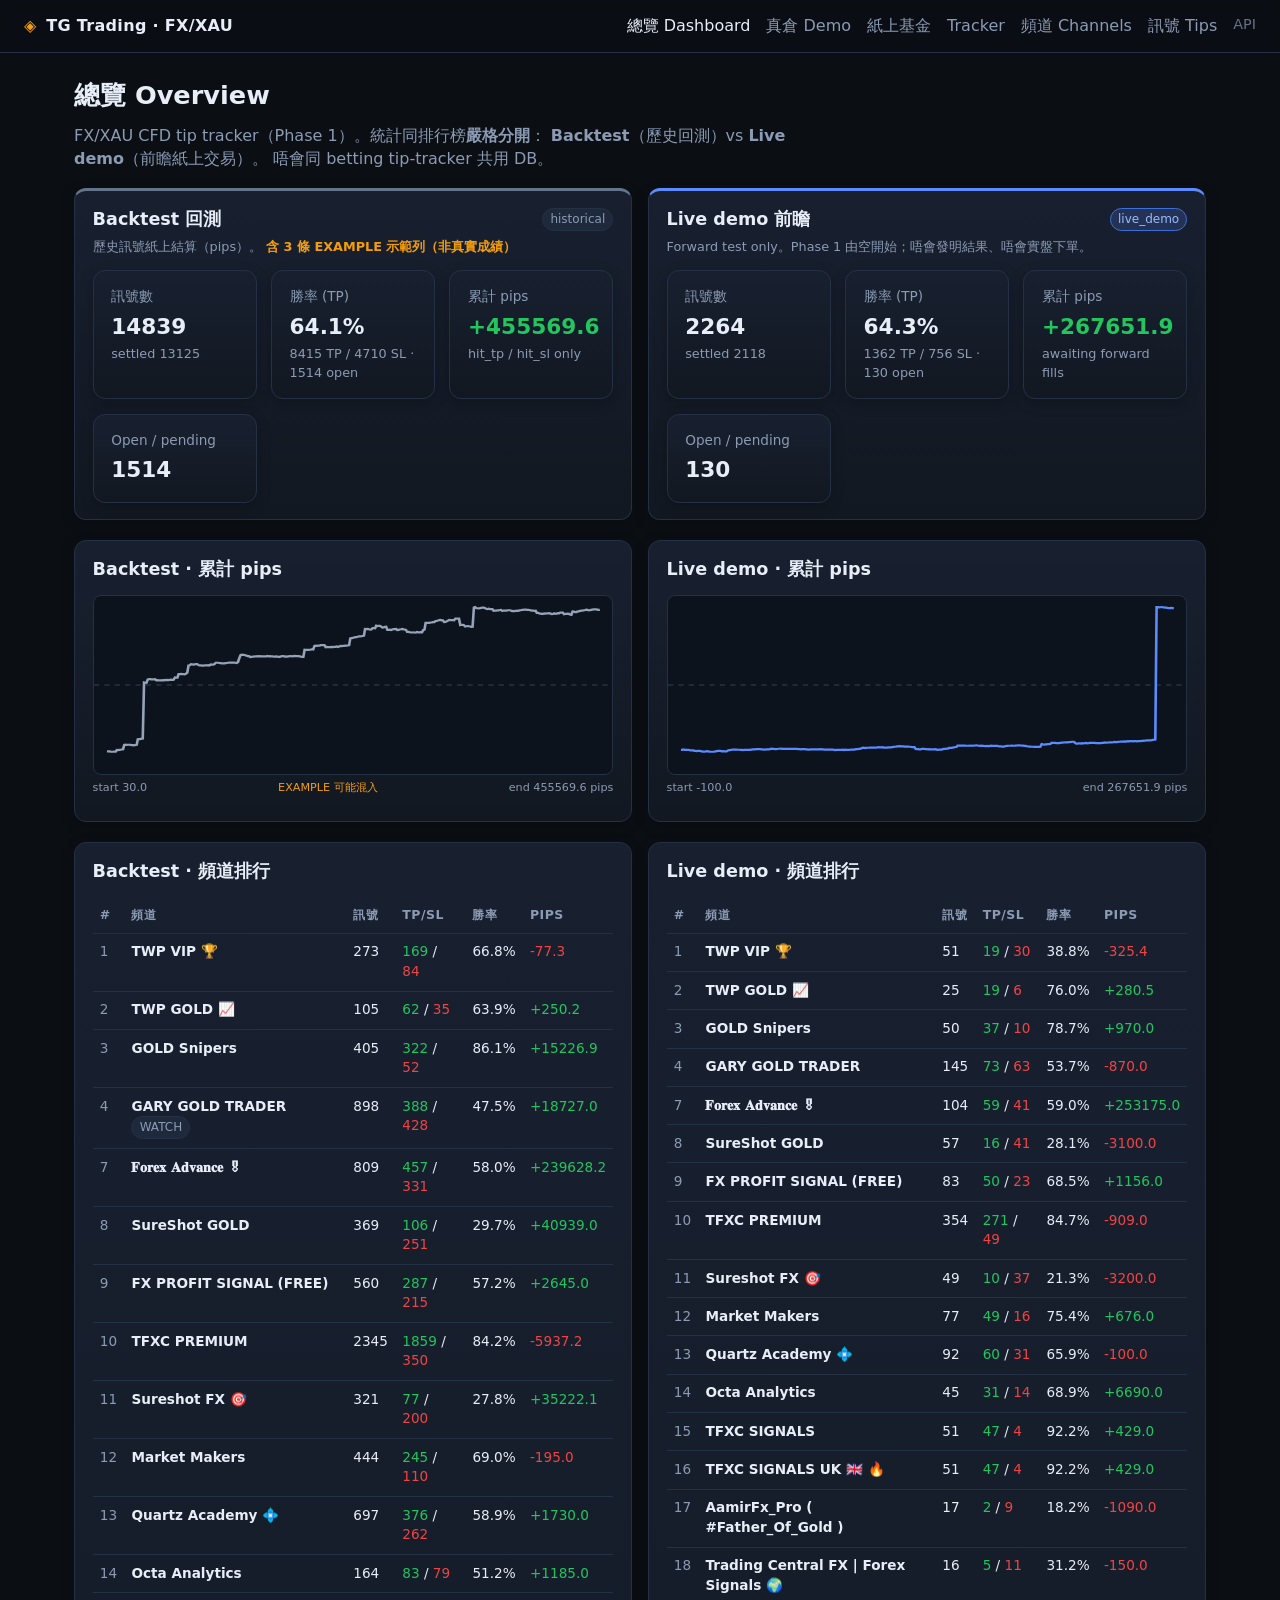
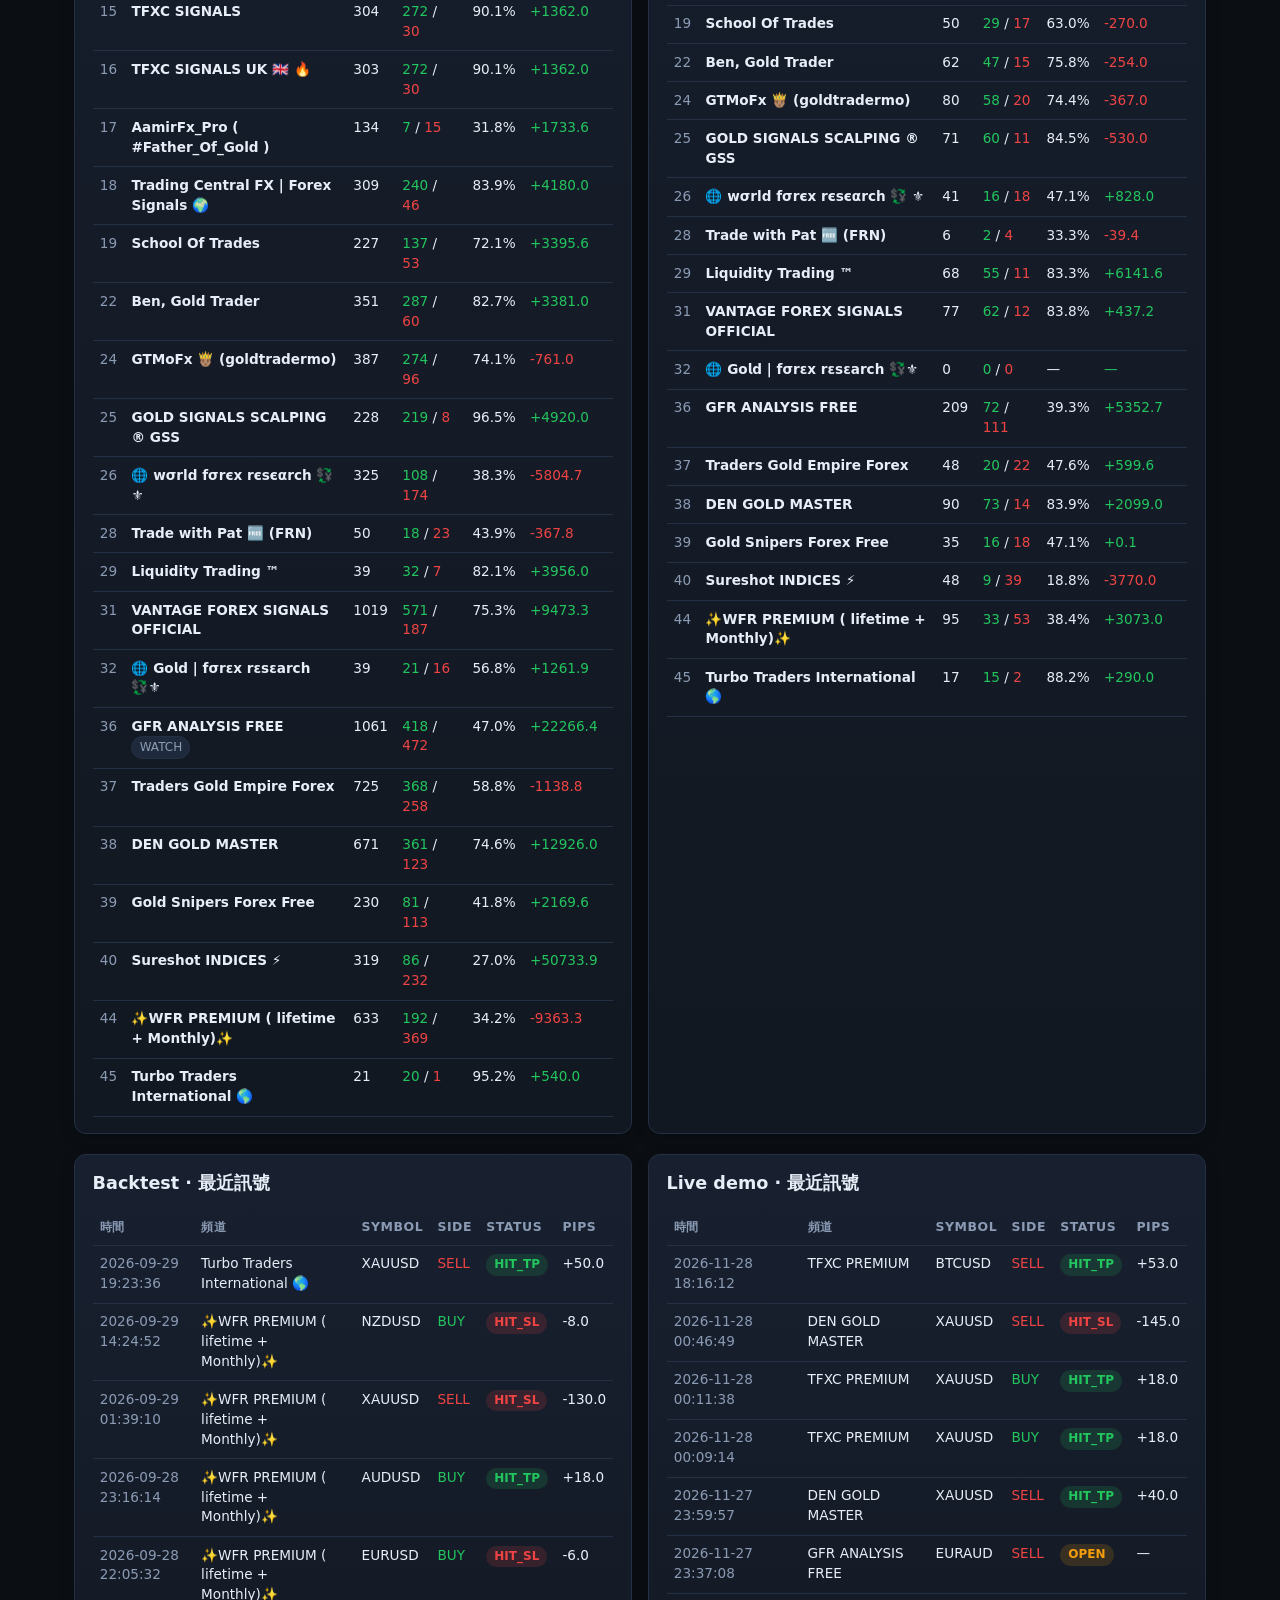
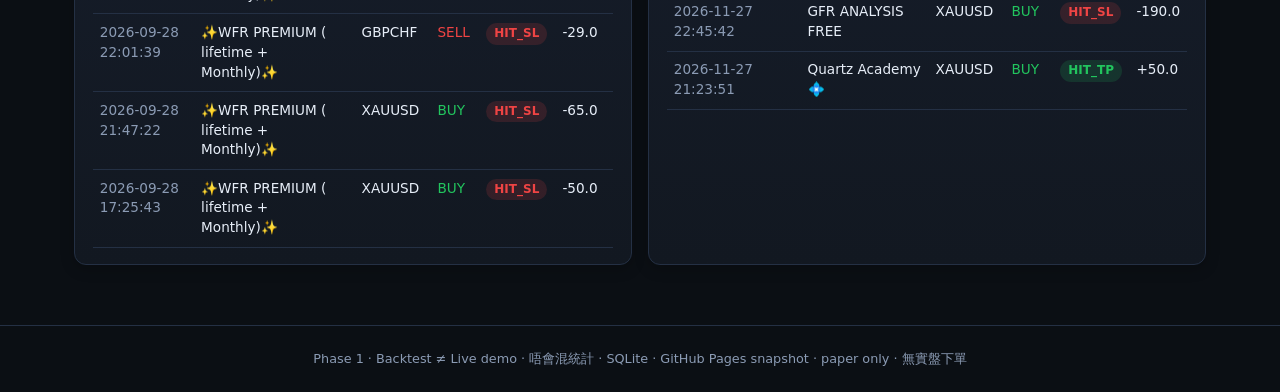
<file: index.html>
<!DOCTYPE html>
<html lang="zh-Hant">
<head>
  <base href="https://algowise-ai.github.io/tg-trading-dashboard/" />
  <meta charset="UTF-8" />
  <meta name="viewport" content="width=device-width, initial-scale=1" />
  <title>總覽 · TG Trading · FX/XAU</title>
  <link rel="stylesheet" href="static/style.css" />
<!-- algowise-theme-head -->
<script>
(function(){try{var m=localStorage.getItem("algowise-theme")||"system";
document.documentElement.setAttribute("data-theme",m);
var dark=window.matchMedia("(prefers-color-scheme: dark)").matches;
var r=m==="light"?"light":m==="dark"?"dark":(dark?"dark":"light");
document.documentElement.setAttribute("data-theme-resolved",r);
}catch(e){}})();
</script>
</head>
<body>
  <header class="topbar">
    <div class="brand">
      <span class="logo">◈</span>
      <span>TG Trading · FX/XAU</span>
    </div>
    <nav>
      <a href="index.html" class="active">總覽 Dashboard</a>
      <a href="demo.html" class="">真倉 Demo</a>
      <a href="paper.html" class="">紙上基金</a>
      <a href="tracker.html" class="">Tracker</a>
      <a href="channels.html" class="">頻道 Channels</a>
      <a href="tips.html" class="">訊號 Tips</a>
      <a href="api/stats.json" class="muted">API</a>
    </nav>
  </header>
  <main class="container">
    
<h1>總覽 Overview</h1>
<p class="lede muted">
  FX/XAU CFD tip tracker（Phase 1）。統計同排行榜<strong>嚴格分開</strong>：
  <strong>Backtest</strong>（歷史回測）vs <strong>Live demo</strong>（前瞻紙上交易）。
  唔會同 betting tip-tracker 共用 DB。
</p>

<section class="track-grid">
  <div class="track-panel backtest">
    <div class="track-header">
      <h2>Backtest 回測</h2>
      <span class="tag track-tag">historical</span>
    </div>
    <p class="track-note muted">
      歷史訊號紙上結算（pips）。
      
      <strong class="amber">含 3 條 EXAMPLE 示範列（非真實成績）</strong>
      
    </p>
    <div class="cards compact-cards">
      <div class="card">
        <div class="label">訊號數</div>
        <div class="value">14839</div>
        <div class="sub">settled 13125</div>
      </div>
      <div class="card">
        <div class="label">勝率 (TP)</div>
        <div class="value">64.1%</div>
        <div class="sub">8415 TP / 4710 SL · 1514 open</div>
      </div>
      <div class="card">
        <div class="label">累計 pips</div>
        <div class="value pos">
          +455569.6
        </div>
        <div class="sub">hit_tp / hit_sl only</div>
      </div>
      <div class="card">
        <div class="label">Open / pending</div>
        <div class="value">1514</div>
      </div>
    </div>
  </div>

  <div class="track-panel live">
    <div class="track-header">
      <h2>Live demo 前瞻</h2>
      <span class="tag track-tag live-tag">live_demo</span>
    </div>
    <p class="track-note muted">
      Forward test only。Phase 1 由空開始；唔會發明結果、唔會實盤下單。
    </p>
    <div class="cards compact-cards">
      <div class="card">
        <div class="label">訊號數</div>
        <div class="value">2264</div>
        <div class="sub">settled 2118</div>
      </div>
      <div class="card">
        <div class="label">勝率 (TP)</div>
        <div class="value">64.3%</div>
        <div class="sub">1362 TP / 756 SL · 130 open</div>
      </div>
      <div class="card">
        <div class="label">累計 pips</div>
        <div class="value pos">
          +267651.9
        </div>
        <div class="sub">awaiting forward fills</div>
      </div>
      <div class="card">
        <div class="label">Open / pending</div>
        <div class="value">130</div>
      </div>
    </div>
  </div>
</section>

<section class="track-grid">
  <div class="panel">
    <h2>Backtest · 累計 pips</h2>
    <div class="chart" id="chart-backtest">
      
      <svg viewBox="0 0 400 160" preserveAspectRatio="none" aria-label="Backtest cumulative pips">
        
        
        
        
        
        <line class="axis" x1="0" y1="80" x2="400" y2="80" />
        
        <polyline fill="none" stroke="#94a3b8" stroke-width="2"
          points="10.0,139.7 11.0,139.7 11.9,139.7 12.9,139.9 13.8,140.0 14.8,140.0 15.7,139.8 16.7,139.8 17.6,138.4 18.6,138.6 19.5,138.3 20.5,138.2 21.4,138.0 22.4,137.8 23.3,133.9 24.3,133.7 25.2,133.9 26.2,133.7 27.1,133.7 28.1,133.9 29.0,134.1 30.0,134.0 31.0,134.2 31.9,133.9 32.9,133.7 33.8,128.8 34.8,128.7 35.7,128.6 36.7,128.2 37.6,128.1 38.6,77.7 39.5,78.0 40.5,77.9 41.4,75.1 42.4,74.8 43.3,74.7 44.3,74.9 45.2,75.0 46.2,74.9 47.1,74.8 48.1,75.8 49.0,75.7 50.0,75.8 51.0,75.9 51.9,75.9 52.9,75.7 53.8,75.8 54.8,75.5 55.7,75.6 56.7,75.4 57.6,75.6 58.6,75.3 59.5,75.2 60.5,75.3 61.4,75.2 62.4,73.3 63.3,73.4 64.3,73.4 65.2,70.2 66.2,70.3 67.1,70.1 68.1,70.3 69.0,70.3 70.0,70.5 71.0,69.8 71.9,68.9 72.9,62.5 73.8,62.3 74.8,61.3 75.7,61.5 76.7,61.7 77.6,61.5 78.6,61.3 79.5,61.3 80.5,62.0 81.4,62.3 82.4,62.3 83.3,62.5 84.3,62.5 85.2,62.3 86.2,62.4 87.1,62.3 88.1,62.2 89.0,62.5 90.0,61.5 91.0,61.6 91.9,61.6 92.9,61.2 93.8,60.0 94.8,60.0 95.7,60.0 96.7,60.2 97.6,60.4 98.6,60.6 99.5,60.6 100.5,60.6 101.4,60.4 102.4,60.2 103.3,60.0 104.3,59.9 105.2,59.9 106.2,59.9 107.1,59.9 108.1,59.9 109.0,60.0 110.0,60.3 111.0,59.4 111.9,56.3 112.9,53.3 113.8,52.8 114.8,53.0 115.7,52.9 116.7,53.3 117.6,53.6 118.6,54.1 119.5,54.0 120.5,54.9 121.4,54.8 122.4,54.4 123.3,54.5 124.3,54.2 125.2,54.2 126.2,54.1 127.1,54.3 128.1,54.1 129.0,54.2 130.0,54.3 131.0,54.3 131.9,54.2 132.9,54.2 133.8,53.9 134.8,54.2 135.7,54.1 136.7,54.3 137.6,54.3 138.6,54.4 139.5,54.5 140.5,54.3 141.4,54.4 142.4,54.7 143.3,54.7 144.3,54.2 145.2,54.1 146.2,54.1 147.1,54.4 148.1,54.3 149.0,54.4 150.0,54.2 151.0,54.1 151.9,54.1 152.9,54.3 153.8,54.1 154.8,53.9 155.7,54.1 156.7,54.1 157.6,54.0 158.6,54.2 159.5,54.5 160.5,54.7 161.4,54.7 162.4,48.3 163.3,48.4 164.3,48.5 165.2,48.5 166.2,48.3 167.1,48.2 168.1,47.9 169.0,48.1 170.0,44.9 171.0,44.6 171.9,44.8 172.9,44.7 173.8,44.7 174.8,44.2 175.7,44.2 176.7,44.1 177.6,44.1 178.6,46.0 179.5,45.8 180.5,45.9 181.4,46.0 182.4,45.9 183.3,45.7 184.3,45.9 185.2,45.8 186.2,45.7 187.1,45.3 188.1,45.8 189.0,45.4 190.0,44.9 191.0,45.0 191.9,44.8 192.9,44.8 193.8,44.6 194.8,44.6 195.7,44.5 196.7,44.2 197.6,38.1 198.6,37.9 199.5,37.7 200.5,37.3 201.4,37.0 202.4,36.9 203.3,36.6 204.3,36.2 205.2,36.3 206.2,36.2 207.1,35.9 208.1,35.6 209.0,29.7 210.0,29.8 211.0,29.6 211.9,29.9 212.9,30.3 213.8,30.1 214.8,28.9 215.7,28.9 216.7,29.0 217.6,26.6 218.6,27.0 219.5,26.9 220.5,26.8 221.4,27.5 222.4,28.4 223.3,28.2 224.3,27.7 225.2,27.6 226.2,30.5 227.1,30.5 228.1,30.3 229.0,30.6 230.0,30.1 231.0,29.8 231.9,29.7 232.9,29.6 233.8,30.6 234.8,30.5 235.7,30.1 236.7,29.9 237.6,29.6 238.6,30.0 239.5,30.1 240.5,30.4 241.4,32.3 242.4,32.2 243.3,32.5 244.3,32.8 245.2,32.8 246.2,32.6 247.1,32.8 248.1,32.9 249.0,32.3 250.0,32.7 251.0,32.7 251.9,32.5 252.9,32.6 253.8,30.7 254.8,30.2 255.7,24.2 256.7,24.2 257.6,24.2 258.6,24.1 259.5,23.8 260.5,23.7 261.4,23.5 262.4,23.5 263.3,22.5 264.3,22.3 265.2,22.0 266.2,21.6 267.1,21.5 268.1,21.9 269.0,21.9 270.0,23.4 271.0,23.3 271.9,22.8 272.9,22.1 273.8,21.5 274.8,21.7 275.7,21.7 276.7,21.7 277.6,21.8 278.6,20.3 279.5,20.3 280.5,20.4 281.4,20.4 282.4,26.2 283.3,25.9 284.3,25.9 285.2,26.3 286.2,27.4 287.1,27.2 288.1,27.1 289.0,27.2 290.0,27.4 291.0,27.8 291.9,27.7 292.9,10.3 293.8,10.0 294.8,11.0 295.7,11.0 296.7,11.1 297.6,10.9 298.6,10.6 299.5,10.5 300.5,10.5 301.4,10.8 302.4,11.5 303.3,11.7 304.3,11.4 305.2,11.8 306.2,11.7 307.1,11.7 308.1,13.3 309.0,13.2 310.0,13.1 311.0,13.0 311.9,13.0 312.9,12.6 313.8,12.5 314.8,13.5 315.7,13.1 316.7,13.2 317.6,13.1 318.6,13.0 319.5,12.8 320.5,12.8 321.4,13.0 322.4,13.6 323.3,13.4 324.3,13.5 325.2,13.3 326.2,13.1 327.1,13.3 328.1,12.9 329.0,12.8 330.0,12.4 331.0,12.4 331.9,12.3 332.9,12.3 333.8,12.5 334.8,12.4 335.7,12.6 336.7,12.9 337.6,13.2 338.6,13.1 339.5,13.3 340.5,13.2 341.4,15.2 342.4,15.2 343.3,15.6 344.3,15.8 345.2,16.1 346.2,16.0 347.1,15.7 348.1,15.8 349.0,15.6 350.0,15.6 351.0,15.5 351.9,15.8 352.9,16.2 353.8,16.1 354.8,15.5 355.7,16.0 356.7,15.8 357.6,15.4 358.6,15.5 359.5,14.9 360.5,15.0 361.4,15.0 362.4,16.4 363.3,16.1 364.3,16.0 365.2,15.8 366.2,16.0 367.1,16.7 368.1,16.8 369.0,13.9 370.0,14.1 371.0,14.4 371.9,14.4 372.9,13.9 373.8,13.9 374.8,13.3 375.7,13.1 376.7,13.1 377.6,12.8 378.6,12.8 379.5,12.2 380.5,12.4 381.4,12.9 382.4,12.7 383.3,12.4 384.3,12.2 385.2,12.1 386.2,12.1 387.1,12.1 388.1,12.3 389.0,12.5 390.0,12.4" />
        
      </svg>
      <div class="chart-meta">
        <span>start 30.0</span>
        <span class="amber">EXAMPLE 可能混入</span>
        <span>end 455569.6 pips</span>
      </div>
      
    </div>
  </div>
  <div class="panel">
    <h2>Live demo · 累計 pips</h2>
    <div class="chart" id="chart-live">
      
      <svg viewBox="0 0 400 160" preserveAspectRatio="none" aria-label="Live demo cumulative pips">
        
        
        
        
        
        <line class="axis" x1="0" y1="80" x2="400" y2="80" />
        
        <polyline fill="none" stroke="#5b8cff" stroke-width="2"
          points="10.0,138.3 11.0,138.3 11.9,138.0 12.9,138.3 13.8,138.4 14.8,138.4 15.7,138.4 16.7,138.6 17.6,138.7 18.6,138.8 19.5,138.8 20.5,139.3 21.4,139.3 22.4,139.4 23.3,139.3 24.3,139.3 25.2,139.4 26.2,139.7 27.1,139.8 28.1,139.9 29.0,139.8 30.0,139.5 31.0,139.7 31.9,139.9 32.9,140.0 33.8,140.0 34.8,140.0 35.7,140.0 36.7,139.6 37.6,139.4 38.6,139.2 39.5,139.3 40.5,139.3 41.4,139.6 42.4,139.5 43.3,139.7 44.3,139.6 45.2,139.6 46.2,138.9 47.1,138.5 48.1,138.5 49.0,138.2 50.0,138.0 51.0,138.0 51.9,138.0 52.9,138.1 53.8,138.2 54.8,138.2 55.7,138.3 56.7,138.3 57.6,138.5 58.6,138.4 59.5,138.3 60.5,138.3 61.4,138.4 62.4,138.4 63.3,138.3 64.3,138.1 65.2,137.9 66.2,137.9 67.1,137.9 68.1,137.7 69.0,137.6 70.0,137.7 71.0,137.7 71.9,137.8 72.9,137.9 73.8,138.0 74.8,138.1 75.7,137.9 76.7,137.9 77.6,137.9 78.6,137.6 79.5,137.3 80.5,137.4 81.4,137.5 82.4,137.7 83.3,137.7 84.3,137.5 85.2,137.3 86.2,137.3 87.1,137.2 88.1,137.4 89.0,137.3 90.0,137.4 91.0,137.3 91.9,137.4 92.9,137.4 93.8,137.5 94.8,137.4 95.7,137.4 96.7,137.5 97.6,137.4 98.6,137.5 99.5,137.4 100.5,137.6 101.4,137.7 102.4,137.8 103.3,137.6 104.3,137.7 105.2,137.7 106.2,137.9 107.1,137.9 108.1,138.1 109.0,138.0 110.0,137.8 111.0,137.8 111.9,137.8 112.9,137.8 113.8,137.9 114.8,137.8 115.7,137.9 116.7,137.8 117.6,137.6 118.6,137.8 119.5,137.9 120.5,138.1 121.4,138.0 122.4,138.1 123.3,138.1 124.3,138.1 125.2,138.1 126.2,138.0 127.1,138.0 128.1,138.4 129.0,138.5 130.0,138.3 131.0,138.3 131.9,138.3 132.9,138.4 133.8,138.3 134.8,138.2 135.7,138.5 136.7,138.1 137.6,138.3 138.6,138.2 139.5,138.3 140.5,138.2 141.4,138.1 142.4,138.1 143.3,138.1 144.3,137.9 145.2,137.7 146.2,137.6 147.1,137.4 148.1,137.4 149.0,136.9 150.0,136.5 151.0,136.4 151.9,136.7 152.9,136.5 153.8,136.4 154.8,136.4 155.7,136.3 156.7,136.2 157.6,136.3 158.6,136.3 159.5,136.3 160.5,136.2 161.4,136.1 162.4,135.9 163.3,136.0 164.3,136.0 165.2,135.9 166.2,136.2 167.1,136.2 168.1,136.2 169.0,136.3 170.0,136.1 171.0,136.0 171.9,136.0 172.9,135.9 173.8,135.6 174.8,135.5 175.7,135.4 176.7,135.2 177.6,135.2 178.6,135.0 179.5,135.2 180.5,135.1 181.4,135.2 182.4,135.3 183.3,135.3 184.3,135.3 185.2,135.4 186.2,135.5 187.1,135.5 188.1,135.9 189.0,135.9 190.0,135.9 191.0,137.5 191.9,137.6 192.9,137.7 193.8,137.8 194.8,137.9 195.7,137.4 196.7,137.4 197.6,137.5 198.6,137.6 199.5,137.7 200.5,137.8 201.4,137.7 202.4,137.8 203.3,137.8 204.3,137.9 205.2,137.8 206.2,137.7 207.1,138.1 208.1,138.3 209.0,138.0 210.0,138.0 211.0,138.0 211.9,137.7 212.9,137.5 213.8,137.5 214.8,137.2 215.7,137.2 216.7,136.6 217.6,136.6 218.6,136.5 219.5,136.3 220.5,136.1 221.4,135.7 222.4,135.6 223.3,134.5 224.3,134.4 225.2,134.4 226.2,134.4 227.1,134.5 228.1,134.4 229.0,134.5 230.0,134.6 231.0,134.6 231.9,134.6 232.9,134.5 233.8,134.6 234.8,134.5 235.7,134.6 236.7,134.4 237.6,134.2 238.6,134.4 239.5,134.6 240.5,134.7 241.4,134.6 242.4,134.8 243.3,134.8 244.3,134.9 245.2,134.9 246.2,134.8 247.1,134.9 248.1,134.9 249.0,134.5 250.0,134.7 251.0,134.8 251.9,134.7 252.9,134.7 253.8,134.8 254.8,135.0 255.7,135.1 256.7,135.2 257.6,135.3 258.6,135.3 259.5,135.2 260.5,134.8 261.4,134.7 262.4,134.6 263.3,134.6 264.3,134.6 265.2,134.4 266.2,134.6 267.1,134.6 268.1,134.5 269.0,134.4 270.0,134.2 271.0,134.2 271.9,134.4 272.9,134.5 273.8,134.5 274.8,134.7 275.7,134.7 276.7,135.0 277.6,135.3 278.6,135.4 279.5,135.3 280.5,135.5 281.4,135.5 282.4,135.6 283.3,135.6 284.3,135.6 285.2,135.6 286.2,135.6 287.1,135.5 288.1,133.1 289.0,133.4 290.0,133.5 291.0,133.3 291.9,133.4 292.9,133.2 293.8,133.2 294.8,133.0 295.7,132.0 296.7,132.0 297.6,132.1 298.6,132.0 299.5,132.3 300.5,132.3 301.4,132.3 302.4,132.1 303.3,131.8 304.3,131.8 305.2,131.7 306.2,131.6 307.1,131.6 308.1,131.5 309.0,131.4 310.0,131.3 311.0,131.2 311.9,131.0 312.9,131.0 313.8,132.0 314.8,132.6 315.7,132.6 316.7,132.5 317.6,132.5 318.6,132.6 319.5,132.3 320.5,132.4 321.4,132.3 322.4,132.1 323.3,132.4 324.3,132.3 325.2,132.1 326.2,132.1 327.1,132.1 328.1,132.1 329.0,132.0 330.0,132.2 331.0,132.2 331.9,132.2 332.9,132.2 333.8,132.2 334.8,132.1 335.7,132.1 336.7,131.6 337.6,131.9 338.6,131.8 339.5,131.7 340.5,131.6 341.4,131.6 342.4,131.5 343.3,131.4 344.3,131.2 345.2,131.3 346.2,131.3 347.1,131.1 348.1,131.0 349.0,130.9 350.0,130.8 351.0,130.8 351.9,130.7 352.9,130.8 353.8,130.6 354.8,130.5 355.7,130.6 356.7,130.5 357.6,130.5 358.6,130.6 359.5,130.4 360.5,130.5 361.4,130.6 362.4,130.5 363.3,130.4 364.3,130.5 365.2,130.2 366.2,130.3 367.1,130.0 368.1,130.1 369.0,129.8 370.0,129.7 371.0,129.7 371.9,129.7 372.9,129.6 373.8,129.4 374.8,129.2 375.7,129.1 376.7,10.1 377.6,10.1 378.6,10.2 379.5,10.1 380.5,10.0 381.4,10.1 382.4,10.2 383.3,10.5 384.3,10.5 385.2,10.8 386.2,10.9 387.1,10.9 388.1,10.7 389.0,10.8 390.0,10.8" />
        
      </svg>
      <div class="chart-meta">
        <span>start -100.0</span>
        <span>end 267651.9 pips</span>
      </div>
      
    </div>
  </div>
</section>

<section class="track-grid">
  <div class="panel">
    <h2>Backtest · 頻道排行</h2>
    <table class="table compact">
      <thead>
        <tr>
          <th>#</th><th>頻道</th><th>訊號</th><th>TP/SL</th><th>勝率</th><th>Pips</th>
        </tr>
      </thead>
      <tbody>
        
        <tr>
          <td class="muted">1</td>
          <td><strong>TWP VIP 🏆</strong></td>
          <td>273</td>
          <td><span class="pos">169</span> / <span class="neg">84</span></td>
          <td>66.8%</td>
          <td class="neg">
            -77.3
          </td>
        </tr>
        
        <tr>
          <td class="muted">2</td>
          <td><strong>TWP GOLD 📈</strong></td>
          <td>105</td>
          <td><span class="pos">62</span> / <span class="neg">35</span></td>
          <td>63.9%</td>
          <td class="pos">
            +250.2
          </td>
        </tr>
        
        <tr>
          <td class="muted">3</td>
          <td><strong>GOLD Snipers</strong></td>
          <td>405</td>
          <td><span class="pos">322</span> / <span class="neg">52</span></td>
          <td>86.1%</td>
          <td class="pos">
            +15226.9
          </td>
        </tr>
        
        <tr>
          <td class="muted">4</td>
          <td><strong>GARY GOLD TRADER</strong> <span class="tag">watch</span></td>
          <td>898</td>
          <td><span class="pos">388</span> / <span class="neg">428</span></td>
          <td>47.5%</td>
          <td class="pos">
            +18727.0
          </td>
        </tr>
        
        <tr>
          <td class="muted">7</td>
          <td><strong>𝐅𝐨𝐫𝐞𝐱 𝐀𝐝𝐯𝐚𝐧𝐜𝐞 🎖</strong></td>
          <td>809</td>
          <td><span class="pos">457</span> / <span class="neg">331</span></td>
          <td>58.0%</td>
          <td class="pos">
            +239628.2
          </td>
        </tr>
        
        <tr>
          <td class="muted">8</td>
          <td><strong>SureShot GOLD</strong></td>
          <td>369</td>
          <td><span class="pos">106</span> / <span class="neg">251</span></td>
          <td>29.7%</td>
          <td class="pos">
            +40939.0
          </td>
        </tr>
        
        <tr>
          <td class="muted">9</td>
          <td><strong>FX PROFIT SIGNAL (FREE)</strong></td>
          <td>560</td>
          <td><span class="pos">287</span> / <span class="neg">215</span></td>
          <td>57.2%</td>
          <td class="pos">
            +2645.0
          </td>
        </tr>
        
        <tr>
          <td class="muted">10</td>
          <td><strong>TFXC PREMIUM</strong></td>
          <td>2345</td>
          <td><span class="pos">1859</span> / <span class="neg">350</span></td>
          <td>84.2%</td>
          <td class="neg">
            -5937.2
          </td>
        </tr>
        
        <tr>
          <td class="muted">11</td>
          <td><strong>Sureshot FX 🎯</strong></td>
          <td>321</td>
          <td><span class="pos">77</span> / <span class="neg">200</span></td>
          <td>27.8%</td>
          <td class="pos">
            +35222.1
          </td>
        </tr>
        
        <tr>
          <td class="muted">12</td>
          <td><strong>Market Makers</strong></td>
          <td>444</td>
          <td><span class="pos">245</span> / <span class="neg">110</span></td>
          <td>69.0%</td>
          <td class="neg">
            -195.0
          </td>
        </tr>
        
        <tr>
          <td class="muted">13</td>
          <td><strong>Quartz Academy 💠</strong></td>
          <td>697</td>
          <td><span class="pos">376</span> / <span class="neg">262</span></td>
          <td>58.9%</td>
          <td class="pos">
            +1730.0
          </td>
        </tr>
        
        <tr>
          <td class="muted">14</td>
          <td><strong>Octa Analytics</strong></td>
          <td>164</td>
          <td><span class="pos">83</span> / <span class="neg">79</span></td>
          <td>51.2%</td>
          <td class="pos">
            +1185.0
          </td>
        </tr>
        
        <tr>
          <td class="muted">15</td>
          <td><strong>TFXC SIGNALS</strong></td>
          <td>304</td>
          <td><span class="pos">272</span> / <span class="neg">30</span></td>
          <td>90.1%</td>
          <td class="pos">
            +1362.0
          </td>
        </tr>
        
        <tr>
          <td class="muted">16</td>
          <td><strong>TFXC SIGNALS UK 🇬🇧 🔥</strong></td>
          <td>303</td>
          <td><span class="pos">272</span> / <span class="neg">30</span></td>
          <td>90.1%</td>
          <td class="pos">
            +1362.0
          </td>
        </tr>
        
        <tr>
          <td class="muted">17</td>
          <td><strong>AamirFx_Pro ( #Father_Of_Gold )</strong></td>
          <td>134</td>
          <td><span class="pos">7</span> / <span class="neg">15</span></td>
          <td>31.8%</td>
          <td class="pos">
            +1733.6
          </td>
        </tr>
        
        <tr>
          <td class="muted">18</td>
          <td><strong>Trading Central FX | Forex Signals 🌍</strong></td>
          <td>309</td>
          <td><span class="pos">240</span> / <span class="neg">46</span></td>
          <td>83.9%</td>
          <td class="pos">
            +4180.0
          </td>
        </tr>
        
        <tr>
          <td class="muted">19</td>
          <td><strong>School Of Trades</strong></td>
          <td>227</td>
          <td><span class="pos">137</span> / <span class="neg">53</span></td>
          <td>72.1%</td>
          <td class="pos">
            +3395.6
          </td>
        </tr>
        
        <tr>
          <td class="muted">22</td>
          <td><strong>Ben, Gold Trader</strong></td>
          <td>351</td>
          <td><span class="pos">287</span> / <span class="neg">60</span></td>
          <td>82.7%</td>
          <td class="pos">
            +3381.0
          </td>
        </tr>
        
        <tr>
          <td class="muted">24</td>
          <td><strong>GTMoFx 🤴🏽 (goldtradermo)</strong></td>
          <td>387</td>
          <td><span class="pos">274</span> / <span class="neg">96</span></td>
          <td>74.1%</td>
          <td class="neg">
            -761.0
          </td>
        </tr>
        
        <tr>
          <td class="muted">25</td>
          <td><strong>GOLD SIGNALS SCALPING ® GSS</strong></td>
          <td>228</td>
          <td><span class="pos">219</span> / <span class="neg">8</span></td>
          <td>96.5%</td>
          <td class="pos">
            +4920.0
          </td>
        </tr>
        
        <tr>
          <td class="muted">26</td>
          <td><strong>🌐 wσrld fσrєх rєѕєαrch 💱 ⚜</strong></td>
          <td>325</td>
          <td><span class="pos">108</span> / <span class="neg">174</span></td>
          <td>38.3%</td>
          <td class="neg">
            -5804.7
          </td>
        </tr>
        
        <tr>
          <td class="muted">28</td>
          <td><strong>Trade with Pat 🆓 (FRN)</strong></td>
          <td>50</td>
          <td><span class="pos">18</span> / <span class="neg">23</span></td>
          <td>43.9%</td>
          <td class="neg">
            -367.8
          </td>
        </tr>
        
        <tr>
          <td class="muted">29</td>
          <td><strong>Liquidity Trading ™️</strong></td>
          <td>39</td>
          <td><span class="pos">32</span> / <span class="neg">7</span></td>
          <td>82.1%</td>
          <td class="pos">
            +3956.0
          </td>
        </tr>
        
        <tr>
          <td class="muted">31</td>
          <td><strong>VANTAGE FOREX SIGNALS OFFICIAL</strong></td>
          <td>1019</td>
          <td><span class="pos">571</span> / <span class="neg">187</span></td>
          <td>75.3%</td>
          <td class="pos">
            +9473.3
          </td>
        </tr>
        
        <tr>
          <td class="muted">32</td>
          <td><strong>🌐 𝗚𝗼𝗹𝗱 | fσrεx rεsεarch 💱⚜️</strong></td>
          <td>39</td>
          <td><span class="pos">21</span> / <span class="neg">16</span></td>
          <td>56.8%</td>
          <td class="pos">
            +1261.9
          </td>
        </tr>
        
        <tr>
          <td class="muted">36</td>
          <td><strong>GFR ANALYSIS FREE</strong> <span class="tag">watch</span></td>
          <td>1061</td>
          <td><span class="pos">418</span> / <span class="neg">472</span></td>
          <td>47.0%</td>
          <td class="pos">
            +22266.4
          </td>
        </tr>
        
        <tr>
          <td class="muted">37</td>
          <td><strong>Traders Gold Empire Forex</strong></td>
          <td>725</td>
          <td><span class="pos">368</span> / <span class="neg">258</span></td>
          <td>58.8%</td>
          <td class="neg">
            -1138.8
          </td>
        </tr>
        
        <tr>
          <td class="muted">38</td>
          <td><strong>DEN GOLD MASTER</strong></td>
          <td>671</td>
          <td><span class="pos">361</span> / <span class="neg">123</span></td>
          <td>74.6%</td>
          <td class="pos">
            +12926.0
          </td>
        </tr>
        
        <tr>
          <td class="muted">39</td>
          <td><strong>Gold Snipers Forex Free</strong></td>
          <td>230</td>
          <td><span class="pos">81</span> / <span class="neg">113</span></td>
          <td>41.8%</td>
          <td class="pos">
            +2169.6
          </td>
        </tr>
        
        <tr>
          <td class="muted">40</td>
          <td><strong>Sureshot INDICES ⚡️</strong></td>
          <td>319</td>
          <td><span class="pos">86</span> / <span class="neg">232</span></td>
          <td>27.0%</td>
          <td class="pos">
            +50733.9
          </td>
        </tr>
        
        <tr>
          <td class="muted">44</td>
          <td><strong>✨WFR PREMIUM ( lifetime + Monthly)✨</strong></td>
          <td>633</td>
          <td><span class="pos">192</span> / <span class="neg">369</span></td>
          <td>34.2%</td>
          <td class="neg">
            -9363.3
          </td>
        </tr>
        
        <tr>
          <td class="muted">45</td>
          <td><strong>Turbo Traders International 🌎</strong></td>
          <td>21</td>
          <td><span class="pos">20</span> / <span class="neg">1</span></td>
          <td>95.2%</td>
          <td class="pos">
            +540.0
          </td>
        </tr>
        
      </tbody>
    </table>
  </div>
  <div class="panel">
    <h2>Live demo · 頻道排行</h2>
    <table class="table compact">
      <thead>
        <tr>
          <th>#</th><th>頻道</th><th>訊號</th><th>TP/SL</th><th>勝率</th><th>Pips</th>
        </tr>
      </thead>
      <tbody>
        
        <tr>
          <td class="muted">1</td>
          <td><strong>TWP VIP 🏆</strong></td>
          <td>51</td>
          <td><span class="pos">19</span> / <span class="neg">30</span></td>
          <td>38.8%</td>
          <td class="neg">
            -325.4
          </td>
        </tr>
        
        <tr>
          <td class="muted">2</td>
          <td><strong>TWP GOLD 📈</strong></td>
          <td>25</td>
          <td><span class="pos">19</span> / <span class="neg">6</span></td>
          <td>76.0%</td>
          <td class="pos">
            +280.5
          </td>
        </tr>
        
        <tr>
          <td class="muted">3</td>
          <td><strong>GOLD Snipers</strong></td>
          <td>50</td>
          <td><span class="pos">37</span> / <span class="neg">10</span></td>
          <td>78.7%</td>
          <td class="pos">
            +970.0
          </td>
        </tr>
        
        <tr>
          <td class="muted">4</td>
          <td><strong>GARY GOLD TRADER</strong></td>
          <td>145</td>
          <td><span class="pos">73</span> / <span class="neg">63</span></td>
          <td>53.7%</td>
          <td class="neg">
            -870.0
          </td>
        </tr>
        
        <tr>
          <td class="muted">7</td>
          <td><strong>𝐅𝐨𝐫𝐞𝐱 𝐀𝐝𝐯𝐚𝐧𝐜𝐞 🎖</strong></td>
          <td>104</td>
          <td><span class="pos">59</span> / <span class="neg">41</span></td>
          <td>59.0%</td>
          <td class="pos">
            +253175.0
          </td>
        </tr>
        
        <tr>
          <td class="muted">8</td>
          <td><strong>SureShot GOLD</strong></td>
          <td>57</td>
          <td><span class="pos">16</span> / <span class="neg">41</span></td>
          <td>28.1%</td>
          <td class="neg">
            -3100.0
          </td>
        </tr>
        
        <tr>
          <td class="muted">9</td>
          <td><strong>FX PROFIT SIGNAL (FREE)</strong></td>
          <td>83</td>
          <td><span class="pos">50</span> / <span class="neg">23</span></td>
          <td>68.5%</td>
          <td class="pos">
            +1156.0
          </td>
        </tr>
        
        <tr>
          <td class="muted">10</td>
          <td><strong>TFXC PREMIUM</strong></td>
          <td>354</td>
          <td><span class="pos">271</span> / <span class="neg">49</span></td>
          <td>84.7%</td>
          <td class="neg">
            -909.0
          </td>
        </tr>
        
        <tr>
          <td class="muted">11</td>
          <td><strong>Sureshot FX 🎯</strong></td>
          <td>49</td>
          <td><span class="pos">10</span> / <span class="neg">37</span></td>
          <td>21.3%</td>
          <td class="neg">
            -3200.0
          </td>
        </tr>
        
        <tr>
          <td class="muted">12</td>
          <td><strong>Market Makers</strong></td>
          <td>77</td>
          <td><span class="pos">49</span> / <span class="neg">16</span></td>
          <td>75.4%</td>
          <td class="pos">
            +676.0
          </td>
        </tr>
        
        <tr>
          <td class="muted">13</td>
          <td><strong>Quartz Academy 💠</strong></td>
          <td>92</td>
          <td><span class="pos">60</span> / <span class="neg">31</span></td>
          <td>65.9%</td>
          <td class="neg">
            -100.0
          </td>
        </tr>
        
        <tr>
          <td class="muted">14</td>
          <td><strong>Octa Analytics</strong></td>
          <td>45</td>
          <td><span class="pos">31</span> / <span class="neg">14</span></td>
          <td>68.9%</td>
          <td class="pos">
            +6690.0
          </td>
        </tr>
        
        <tr>
          <td class="muted">15</td>
          <td><strong>TFXC SIGNALS</strong></td>
          <td>51</td>
          <td><span class="pos">47</span> / <span class="neg">4</span></td>
          <td>92.2%</td>
          <td class="pos">
            +429.0
          </td>
        </tr>
        
        <tr>
          <td class="muted">16</td>
          <td><strong>TFXC SIGNALS UK 🇬🇧 🔥</strong></td>
          <td>51</td>
          <td><span class="pos">47</span> / <span class="neg">4</span></td>
          <td>92.2%</td>
          <td class="pos">
            +429.0
          </td>
        </tr>
        
        <tr>
          <td class="muted">17</td>
          <td><strong>AamirFx_Pro ( #Father_Of_Gold )</strong></td>
          <td>17</td>
          <td><span class="pos">2</span> / <span class="neg">9</span></td>
          <td>18.2%</td>
          <td class="neg">
            -1090.0
          </td>
        </tr>
        
        <tr>
          <td class="muted">18</td>
          <td><strong>Trading Central FX | Forex Signals 🌍</strong></td>
          <td>16</td>
          <td><span class="pos">5</span> / <span class="neg">11</span></td>
          <td>31.2%</td>
          <td class="neg">
            -150.0
          </td>
        </tr>
        
        <tr>
          <td class="muted">19</td>
          <td><strong>School Of Trades</strong></td>
          <td>50</td>
          <td><span class="pos">29</span> / <span class="neg">17</span></td>
          <td>63.0%</td>
          <td class="neg">
            -270.0
          </td>
        </tr>
        
        <tr>
          <td class="muted">22</td>
          <td><strong>Ben, Gold Trader</strong></td>
          <td>62</td>
          <td><span class="pos">47</span> / <span class="neg">15</span></td>
          <td>75.8%</td>
          <td class="neg">
            -254.0
          </td>
        </tr>
        
        <tr>
          <td class="muted">24</td>
          <td><strong>GTMoFx 🤴🏽 (goldtradermo)</strong></td>
          <td>80</td>
          <td><span class="pos">58</span> / <span class="neg">20</span></td>
          <td>74.4%</td>
          <td class="neg">
            -367.0
          </td>
        </tr>
        
        <tr>
          <td class="muted">25</td>
          <td><strong>GOLD SIGNALS SCALPING ® GSS</strong></td>
          <td>71</td>
          <td><span class="pos">60</span> / <span class="neg">11</span></td>
          <td>84.5%</td>
          <td class="neg">
            -530.0
          </td>
        </tr>
        
        <tr>
          <td class="muted">26</td>
          <td><strong>🌐 wσrld fσrєх rєѕєαrch 💱 ⚜</strong></td>
          <td>41</td>
          <td><span class="pos">16</span> / <span class="neg">18</span></td>
          <td>47.1%</td>
          <td class="pos">
            +828.0
          </td>
        </tr>
        
        <tr>
          <td class="muted">28</td>
          <td><strong>Trade with Pat 🆓 (FRN)</strong></td>
          <td>6</td>
          <td><span class="pos">2</span> / <span class="neg">4</span></td>
          <td>33.3%</td>
          <td class="neg">
            -39.4
          </td>
        </tr>
        
        <tr>
          <td class="muted">29</td>
          <td><strong>Liquidity Trading ™️</strong></td>
          <td>68</td>
          <td><span class="pos">55</span> / <span class="neg">11</span></td>
          <td>83.3%</td>
          <td class="pos">
            +6141.6
          </td>
        </tr>
        
        <tr>
          <td class="muted">31</td>
          <td><strong>VANTAGE FOREX SIGNALS OFFICIAL</strong></td>
          <td>77</td>
          <td><span class="pos">62</span> / <span class="neg">12</span></td>
          <td>83.8%</td>
          <td class="pos">
            +437.2
          </td>
        </tr>
        
        <tr>
          <td class="muted">32</td>
          <td><strong>🌐 𝗚𝗼𝗹𝗱 | fσrεx rεsεarch 💱⚜️</strong></td>
          <td>0</td>
          <td><span class="pos">0</span> / <span class="neg">0</span></td>
          <td>—</td>
          <td class="pos">
            —
          </td>
        </tr>
        
        <tr>
          <td class="muted">36</td>
          <td><strong>GFR ANALYSIS FREE</strong></td>
          <td>209</td>
          <td><span class="pos">72</span> / <span class="neg">111</span></td>
          <td>39.3%</td>
          <td class="pos">
            +5352.7
          </td>
        </tr>
        
        <tr>
          <td class="muted">37</td>
          <td><strong>Traders Gold Empire Forex</strong></td>
          <td>48</td>
          <td><span class="pos">20</span> / <span class="neg">22</span></td>
          <td>47.6%</td>
          <td class="pos">
            +599.6
          </td>
        </tr>
        
        <tr>
          <td class="muted">38</td>
          <td><strong>DEN GOLD MASTER</strong></td>
          <td>90</td>
          <td><span class="pos">73</span> / <span class="neg">14</span></td>
          <td>83.9%</td>
          <td class="pos">
            +2099.0
          </td>
        </tr>
        
        <tr>
          <td class="muted">39</td>
          <td><strong>Gold Snipers Forex Free</strong></td>
          <td>35</td>
          <td><span class="pos">16</span> / <span class="neg">18</span></td>
          <td>47.1%</td>
          <td class="pos">
            +0.1
          </td>
        </tr>
        
        <tr>
          <td class="muted">40</td>
          <td><strong>Sureshot INDICES ⚡️</strong></td>
          <td>48</td>
          <td><span class="pos">9</span> / <span class="neg">39</span></td>
          <td>18.8%</td>
          <td class="neg">
            -3770.0
          </td>
        </tr>
        
        <tr>
          <td class="muted">44</td>
          <td><strong>✨WFR PREMIUM ( lifetime + Monthly)✨</strong></td>
          <td>95</td>
          <td><span class="pos">33</span> / <span class="neg">53</span></td>
          <td>38.4%</td>
          <td class="pos">
            +3073.0
          </td>
        </tr>
        
        <tr>
          <td class="muted">45</td>
          <td><strong>Turbo Traders International 🌎</strong></td>
          <td>17</td>
          <td><span class="pos">15</span> / <span class="neg">2</span></td>
          <td>88.2%</td>
          <td class="pos">
            +290.0
          </td>
        </tr>
        
      </tbody>
    </table>
  </div>
</section>

<section class="track-grid">
  <div class="panel">
    <h2>Backtest · 最近訊號</h2>
    <table class="table compact">
      <thead>
        <tr><th>時間</th><th>頻道</th><th>Symbol</th><th>Side</th><th>Status</th><th>Pips</th></tr>
      </thead>
      <tbody>
        
        <tr>
          <td class="muted">2026-09-29 19:23:36</td>
          <td>Turbo Traders International 🌎</td>
          <td>XAUUSD</td>
          <td class="neg">SELL</td>
          <td><span class="status hit_tp">hit_tp</span></td>
          <td>+50.0</td>
        </tr>
        
        <tr>
          <td class="muted">2026-09-29 14:24:52</td>
          <td>✨WFR PREMIUM ( lifetime + Monthly)✨</td>
          <td>NZDUSD</td>
          <td class="pos">BUY</td>
          <td><span class="status hit_sl">hit_sl</span></td>
          <td>-8.0</td>
        </tr>
        
        <tr>
          <td class="muted">2026-09-29 01:39:10</td>
          <td>✨WFR PREMIUM ( lifetime + Monthly)✨</td>
          <td>XAUUSD</td>
          <td class="neg">SELL</td>
          <td><span class="status hit_sl">hit_sl</span></td>
          <td>-130.0</td>
        </tr>
        
        <tr>
          <td class="muted">2026-09-28 23:16:14</td>
          <td>✨WFR PREMIUM ( lifetime + Monthly)✨</td>
          <td>AUDUSD</td>
          <td class="pos">BUY</td>
          <td><span class="status hit_tp">hit_tp</span></td>
          <td>+18.0</td>
        </tr>
        
        <tr>
          <td class="muted">2026-09-28 22:05:32</td>
          <td>✨WFR PREMIUM ( lifetime + Monthly)✨</td>
          <td>EURUSD</td>
          <td class="pos">BUY</td>
          <td><span class="status hit_sl">hit_sl</span></td>
          <td>-6.0</td>
        </tr>
        
        <tr>
          <td class="muted">2026-09-28 22:01:39</td>
          <td>✨WFR PREMIUM ( lifetime + Monthly)✨</td>
          <td>GBPCHF</td>
          <td class="neg">SELL</td>
          <td><span class="status hit_sl">hit_sl</span></td>
          <td>-29.0</td>
        </tr>
        
        <tr>
          <td class="muted">2026-09-28 21:47:22</td>
          <td>✨WFR PREMIUM ( lifetime + Monthly)✨</td>
          <td>XAUUSD</td>
          <td class="pos">BUY</td>
          <td><span class="status hit_sl">hit_sl</span></td>
          <td>-65.0</td>
        </tr>
        
        <tr>
          <td class="muted">2026-09-28 17:25:43</td>
          <td>✨WFR PREMIUM ( lifetime + Monthly)✨</td>
          <td>XAUUSD</td>
          <td class="pos">BUY</td>
          <td><span class="status hit_sl">hit_sl</span></td>
          <td>-50.0</td>
        </tr>
        
      </tbody>
    </table>
  </div>
  <div class="panel">
    <h2>Live demo · 最近訊號</h2>
    <table class="table compact">
      <thead>
        <tr><th>時間</th><th>頻道</th><th>Symbol</th><th>Side</th><th>Status</th><th>Pips</th></tr>
      </thead>
      <tbody>
        
        <tr>
          <td class="muted">2026-11-28 18:16:12</td>
          <td>TFXC PREMIUM</td>
          <td>BTCUSD</td>
          <td class="neg">SELL</td>
          <td><span class="status hit_tp">hit_tp</span></td>
          <td>+53.0</td>
        </tr>
        
        <tr>
          <td class="muted">2026-11-28 00:46:49</td>
          <td>DEN GOLD MASTER</td>
          <td>XAUUSD</td>
          <td class="neg">SELL</td>
          <td><span class="status hit_sl">hit_sl</span></td>
          <td>-145.0</td>
        </tr>
        
        <tr>
          <td class="muted">2026-11-28 00:11:38</td>
          <td>TFXC PREMIUM</td>
          <td>XAUUSD</td>
          <td class="pos">BUY</td>
          <td><span class="status hit_tp">hit_tp</span></td>
          <td>+18.0</td>
        </tr>
        
        <tr>
          <td class="muted">2026-11-28 00:09:14</td>
          <td>TFXC PREMIUM</td>
          <td>XAUUSD</td>
          <td class="pos">BUY</td>
          <td><span class="status hit_tp">hit_tp</span></td>
          <td>+18.0</td>
        </tr>
        
        <tr>
          <td class="muted">2026-11-27 23:59:57</td>
          <td>DEN GOLD MASTER</td>
          <td>XAUUSD</td>
          <td class="neg">SELL</td>
          <td><span class="status hit_tp">hit_tp</span></td>
          <td>+40.0</td>
        </tr>
        
        <tr>
          <td class="muted">2026-11-27 23:37:08</td>
          <td>GFR ANALYSIS FREE</td>
          <td>EURAUD</td>
          <td class="neg">SELL</td>
          <td><span class="status open">open</span></td>
          <td>—</td>
        </tr>
        
        <tr>
          <td class="muted">2026-11-27 22:45:42</td>
          <td>GFR ANALYSIS FREE</td>
          <td>XAUUSD</td>
          <td class="pos">BUY</td>
          <td><span class="status hit_sl">hit_sl</span></td>
          <td>-190.0</td>
        </tr>
        
        <tr>
          <td class="muted">2026-11-27 21:23:51</td>
          <td>Quartz Academy 💠</td>
          <td>XAUUSD</td>
          <td class="pos">BUY</td>
          <td><span class="status hit_tp">hit_tp</span></td>
          <td>+50.0</td>
        </tr>
        
      </tbody>
    </table>
  </div>
</section>

  </main>
  <footer class="footer">
    Phase 1 · Backtest ≠ Live demo · 唔會混統計 · SQLite · GitHub Pages snapshot · paper only · 無實盤下單
  </footer>
  <script src="static/sort-table.js" defer></script>
<!-- algowise-theme -->
<script src="static/algowise-theme.js" defer></script>
</body>
</html>
</file>
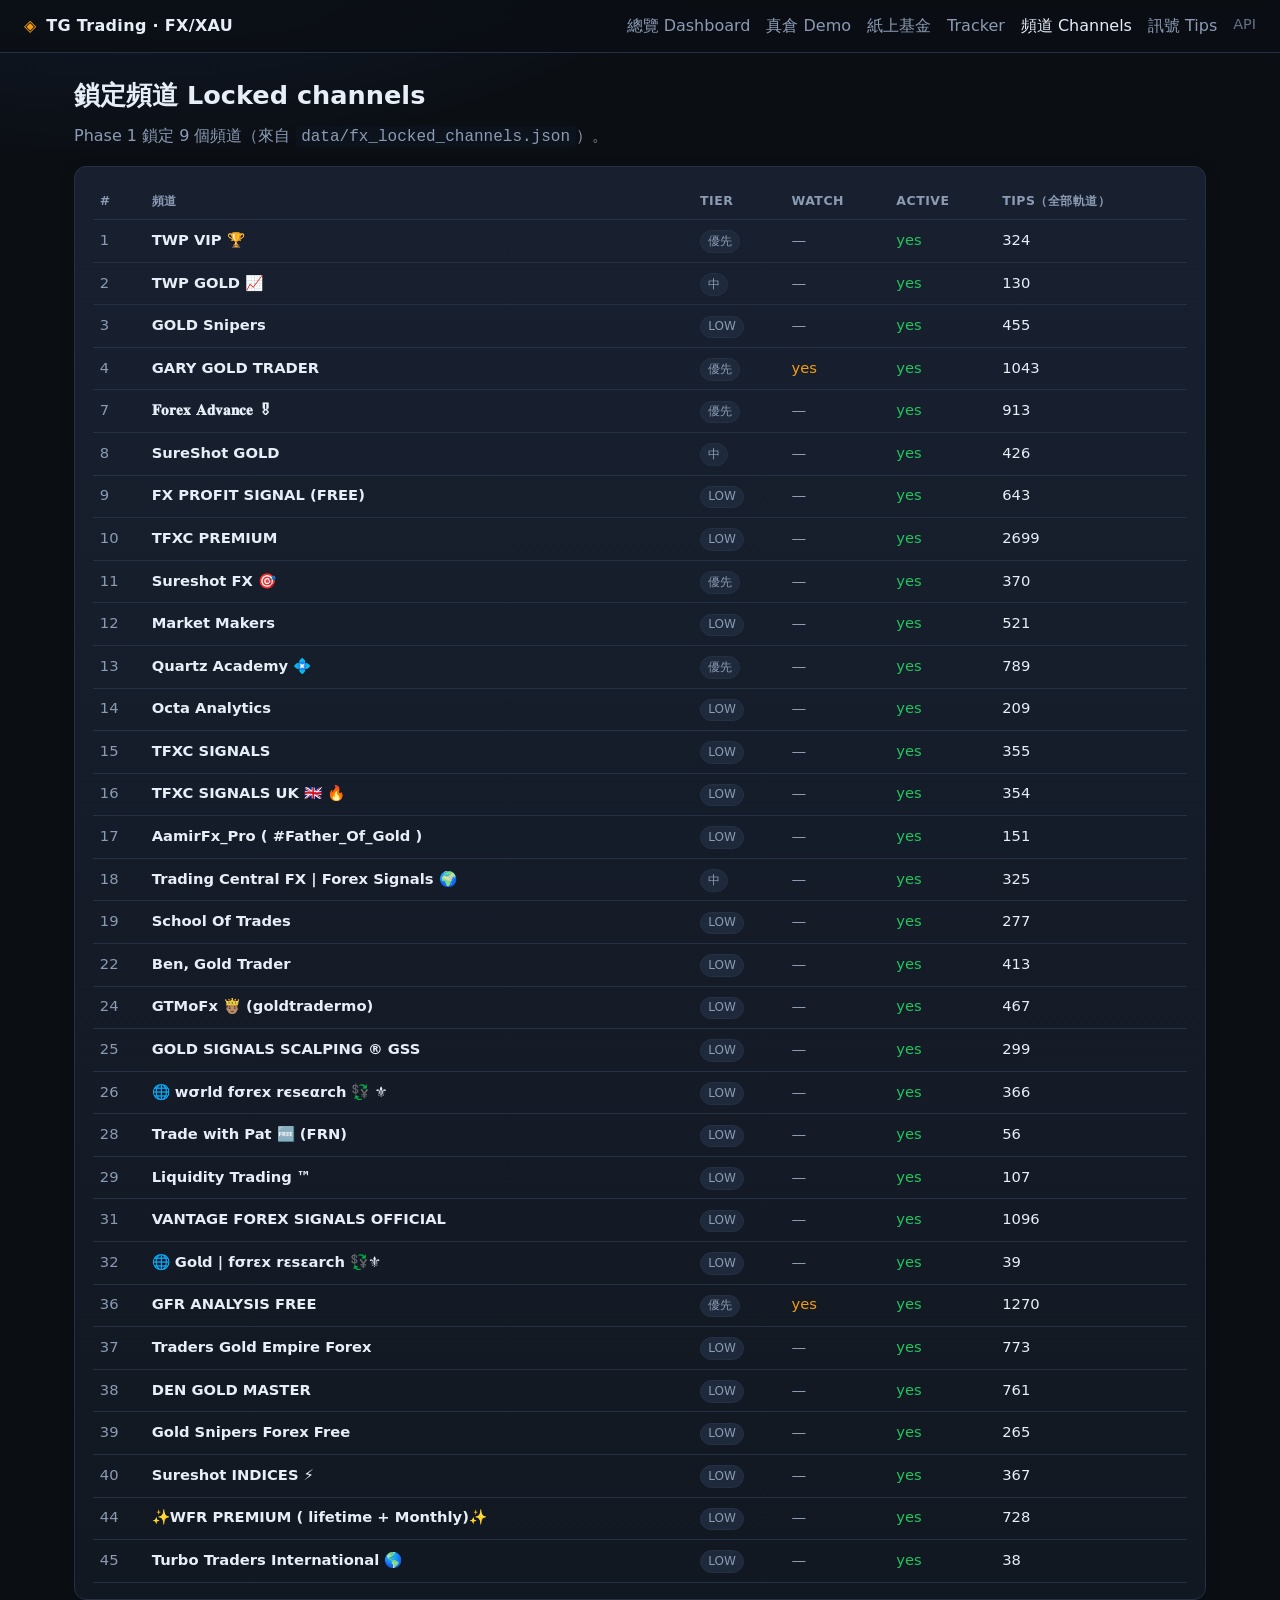
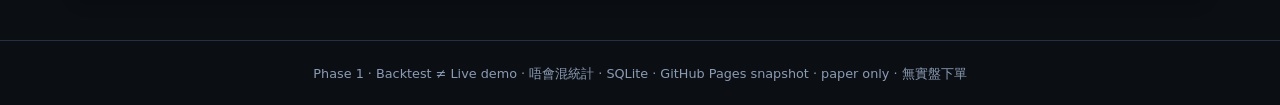
<file: channels.html>
<!DOCTYPE html>
<html lang="zh-Hant">
<head>
  <base href="https://algowise-ai.github.io/tg-trading-dashboard/" />
  <meta charset="UTF-8" />
  <meta name="viewport" content="width=device-width, initial-scale=1" />
  <title>頻道 · TG Trading · FX/XAU</title>
  <link rel="stylesheet" href="static/style.css" />
<!-- algowise-theme-head -->
<script>
(function(){try{var m=localStorage.getItem("algowise-theme")||"system";
document.documentElement.setAttribute("data-theme",m);
var dark=window.matchMedia("(prefers-color-scheme: dark)").matches;
var r=m==="light"?"light":m==="dark"?"dark":(dark?"dark":"light");
document.documentElement.setAttribute("data-theme-resolved",r);
}catch(e){}})();
</script>
</head>
<body>
  <header class="topbar">
    <div class="brand">
      <span class="logo">◈</span>
      <span>TG Trading · FX/XAU</span>
    </div>
    <nav>
      <a href="index.html" class="">總覽 Dashboard</a>
      <a href="demo.html" class="">真倉 Demo</a>
      <a href="paper.html" class="">紙上基金</a>
      <a href="tracker.html" class="">Tracker</a>
      <a href="channels.html" class="active">頻道 Channels</a>
      <a href="tips.html" class="">訊號 Tips</a>
      <a href="api/stats.json" class="muted">API</a>
    </nav>
  </header>
  <main class="container">
    
<h1>鎖定頻道 Locked channels</h1>
<p class="lede muted">Phase 1 鎖定 9 個頻道（來自 <code>data/fx_locked_channels.json</code>）。</p>
<section class="panel">
  <table class="table">
    <thead>
      <tr>
        <th>#</th><th>頻道</th><th>Tier</th><th>Watch</th><th>Active</th><th>Tips（全部軌道）</th>
      </tr>
    </thead>
    <tbody>
      
      <tr>
        <td class="muted">1</td>
        <td><strong>TWP VIP 🏆</strong></td>
        <td>
          <span class="tag">優先</span>
          
        </td>
        <td><span class="muted">—</span></td>
        <td><span class="pos">yes</span></td>
        <td>324</td>
      </tr>
      
      <tr>
        <td class="muted">2</td>
        <td><strong>TWP GOLD 📈</strong></td>
        <td>
          <span class="tag">中</span>
          
        </td>
        <td><span class="muted">—</span></td>
        <td><span class="pos">yes</span></td>
        <td>130</td>
      </tr>
      
      <tr>
        <td class="muted">3</td>
        <td><strong>GOLD Snipers</strong></td>
        <td>
          <span class="tag">low</span>
        </td>
        <td><span class="muted">—</span></td>
        <td><span class="pos">yes</span></td>
        <td>455</td>
      </tr>
      
      <tr>
        <td class="muted">4</td>
        <td><strong>GARY GOLD TRADER</strong></td>
        <td>
          <span class="tag">優先</span>
          
        </td>
        <td><span class="amber">yes</span></td>
        <td><span class="pos">yes</span></td>
        <td>1043</td>
      </tr>
      
      <tr>
        <td class="muted">7</td>
        <td><strong>𝐅𝐨𝐫𝐞𝐱 𝐀𝐝𝐯𝐚𝐧𝐜𝐞 🎖</strong></td>
        <td>
          <span class="tag">優先</span>
          
        </td>
        <td><span class="muted">—</span></td>
        <td><span class="pos">yes</span></td>
        <td>913</td>
      </tr>
      
      <tr>
        <td class="muted">8</td>
        <td><strong>SureShot GOLD</strong></td>
        <td>
          <span class="tag">中</span>
          
        </td>
        <td><span class="muted">—</span></td>
        <td><span class="pos">yes</span></td>
        <td>426</td>
      </tr>
      
      <tr>
        <td class="muted">9</td>
        <td><strong>FX PROFIT SIGNAL (FREE)</strong></td>
        <td>
          <span class="tag">low</span>
        </td>
        <td><span class="muted">—</span></td>
        <td><span class="pos">yes</span></td>
        <td>643</td>
      </tr>
      
      <tr>
        <td class="muted">10</td>
        <td><strong>TFXC PREMIUM</strong></td>
        <td>
          <span class="tag">low</span>
        </td>
        <td><span class="muted">—</span></td>
        <td><span class="pos">yes</span></td>
        <td>2699</td>
      </tr>
      
      <tr>
        <td class="muted">11</td>
        <td><strong>Sureshot FX 🎯</strong></td>
        <td>
          <span class="tag">優先</span>
          
        </td>
        <td><span class="muted">—</span></td>
        <td><span class="pos">yes</span></td>
        <td>370</td>
      </tr>
      
      <tr>
        <td class="muted">12</td>
        <td><strong>Market Makers</strong></td>
        <td>
          <span class="tag">low</span>
        </td>
        <td><span class="muted">—</span></td>
        <td><span class="pos">yes</span></td>
        <td>521</td>
      </tr>
      
      <tr>
        <td class="muted">13</td>
        <td><strong>Quartz Academy 💠</strong></td>
        <td>
          <span class="tag">優先</span>
          
        </td>
        <td><span class="muted">—</span></td>
        <td><span class="pos">yes</span></td>
        <td>789</td>
      </tr>
      
      <tr>
        <td class="muted">14</td>
        <td><strong>Octa Analytics</strong></td>
        <td>
          <span class="tag">low</span>
        </td>
        <td><span class="muted">—</span></td>
        <td><span class="pos">yes</span></td>
        <td>209</td>
      </tr>
      
      <tr>
        <td class="muted">15</td>
        <td><strong>TFXC SIGNALS</strong></td>
        <td>
          <span class="tag">low</span>
        </td>
        <td><span class="muted">—</span></td>
        <td><span class="pos">yes</span></td>
        <td>355</td>
      </tr>
      
      <tr>
        <td class="muted">16</td>
        <td><strong>TFXC SIGNALS UK 🇬🇧 🔥</strong></td>
        <td>
          <span class="tag">low</span>
        </td>
        <td><span class="muted">—</span></td>
        <td><span class="pos">yes</span></td>
        <td>354</td>
      </tr>
      
      <tr>
        <td class="muted">17</td>
        <td><strong>AamirFx_Pro ( #Father_Of_Gold )</strong></td>
        <td>
          <span class="tag">low</span>
        </td>
        <td><span class="muted">—</span></td>
        <td><span class="pos">yes</span></td>
        <td>151</td>
      </tr>
      
      <tr>
        <td class="muted">18</td>
        <td><strong>Trading Central FX | Forex Signals 🌍</strong></td>
        <td>
          <span class="tag">中</span>
          
        </td>
        <td><span class="muted">—</span></td>
        <td><span class="pos">yes</span></td>
        <td>325</td>
      </tr>
      
      <tr>
        <td class="muted">19</td>
        <td><strong>School Of Trades</strong></td>
        <td>
          <span class="tag">low</span>
        </td>
        <td><span class="muted">—</span></td>
        <td><span class="pos">yes</span></td>
        <td>277</td>
      </tr>
      
      <tr>
        <td class="muted">22</td>
        <td><strong>Ben, Gold Trader</strong></td>
        <td>
          <span class="tag">low</span>
        </td>
        <td><span class="muted">—</span></td>
        <td><span class="pos">yes</span></td>
        <td>413</td>
      </tr>
      
      <tr>
        <td class="muted">24</td>
        <td><strong>GTMoFx 🤴🏽 (goldtradermo)</strong></td>
        <td>
          <span class="tag">low</span>
        </td>
        <td><span class="muted">—</span></td>
        <td><span class="pos">yes</span></td>
        <td>467</td>
      </tr>
      
      <tr>
        <td class="muted">25</td>
        <td><strong>GOLD SIGNALS SCALPING ® GSS</strong></td>
        <td>
          <span class="tag">low</span>
        </td>
        <td><span class="muted">—</span></td>
        <td><span class="pos">yes</span></td>
        <td>299</td>
      </tr>
      
      <tr>
        <td class="muted">26</td>
        <td><strong>🌐 wσrld fσrєх rєѕєαrch 💱 ⚜</strong></td>
        <td>
          <span class="tag">low</span>
        </td>
        <td><span class="muted">—</span></td>
        <td><span class="pos">yes</span></td>
        <td>366</td>
      </tr>
      
      <tr>
        <td class="muted">28</td>
        <td><strong>Trade with Pat 🆓 (FRN)</strong></td>
        <td>
          <span class="tag">low</span>
        </td>
        <td><span class="muted">—</span></td>
        <td><span class="pos">yes</span></td>
        <td>56</td>
      </tr>
      
      <tr>
        <td class="muted">29</td>
        <td><strong>Liquidity Trading ™️</strong></td>
        <td>
          <span class="tag">low</span>
        </td>
        <td><span class="muted">—</span></td>
        <td><span class="pos">yes</span></td>
        <td>107</td>
      </tr>
      
      <tr>
        <td class="muted">31</td>
        <td><strong>VANTAGE FOREX SIGNALS OFFICIAL</strong></td>
        <td>
          <span class="tag">low</span>
        </td>
        <td><span class="muted">—</span></td>
        <td><span class="pos">yes</span></td>
        <td>1096</td>
      </tr>
      
      <tr>
        <td class="muted">32</td>
        <td><strong>🌐 𝗚𝗼𝗹𝗱 | fσrεx rεsεarch 💱⚜️</strong></td>
        <td>
          <span class="tag">low</span>
        </td>
        <td><span class="muted">—</span></td>
        <td><span class="pos">yes</span></td>
        <td>39</td>
      </tr>
      
      <tr>
        <td class="muted">36</td>
        <td><strong>GFR ANALYSIS FREE</strong></td>
        <td>
          <span class="tag">優先</span>
          
        </td>
        <td><span class="amber">yes</span></td>
        <td><span class="pos">yes</span></td>
        <td>1270</td>
      </tr>
      
      <tr>
        <td class="muted">37</td>
        <td><strong>Traders Gold Empire Forex</strong></td>
        <td>
          <span class="tag">low</span>
        </td>
        <td><span class="muted">—</span></td>
        <td><span class="pos">yes</span></td>
        <td>773</td>
      </tr>
      
      <tr>
        <td class="muted">38</td>
        <td><strong>DEN GOLD MASTER</strong></td>
        <td>
          <span class="tag">low</span>
        </td>
        <td><span class="muted">—</span></td>
        <td><span class="pos">yes</span></td>
        <td>761</td>
      </tr>
      
      <tr>
        <td class="muted">39</td>
        <td><strong>Gold Snipers Forex Free</strong></td>
        <td>
          <span class="tag">low</span>
        </td>
        <td><span class="muted">—</span></td>
        <td><span class="pos">yes</span></td>
        <td>265</td>
      </tr>
      
      <tr>
        <td class="muted">40</td>
        <td><strong>Sureshot INDICES ⚡️</strong></td>
        <td>
          <span class="tag">low</span>
        </td>
        <td><span class="muted">—</span></td>
        <td><span class="pos">yes</span></td>
        <td>367</td>
      </tr>
      
      <tr>
        <td class="muted">44</td>
        <td><strong>✨WFR PREMIUM ( lifetime + Monthly)✨</strong></td>
        <td>
          <span class="tag">low</span>
        </td>
        <td><span class="muted">—</span></td>
        <td><span class="pos">yes</span></td>
        <td>728</td>
      </tr>
      
      <tr>
        <td class="muted">45</td>
        <td><strong>Turbo Traders International 🌎</strong></td>
        <td>
          <span class="tag">low</span>
        </td>
        <td><span class="muted">—</span></td>
        <td><span class="pos">yes</span></td>
        <td>38</td>
      </tr>
      
    </tbody>
  </table>
</section>

  </main>
  <footer class="footer">
    Phase 1 · Backtest ≠ Live demo · 唔會混統計 · SQLite · GitHub Pages snapshot · paper only · 無實盤下單
  </footer>
  <script src="static/sort-table.js" defer></script>
<!-- algowise-theme -->
<script src="static/algowise-theme.js" defer></script>
</body>
</html>
</file>
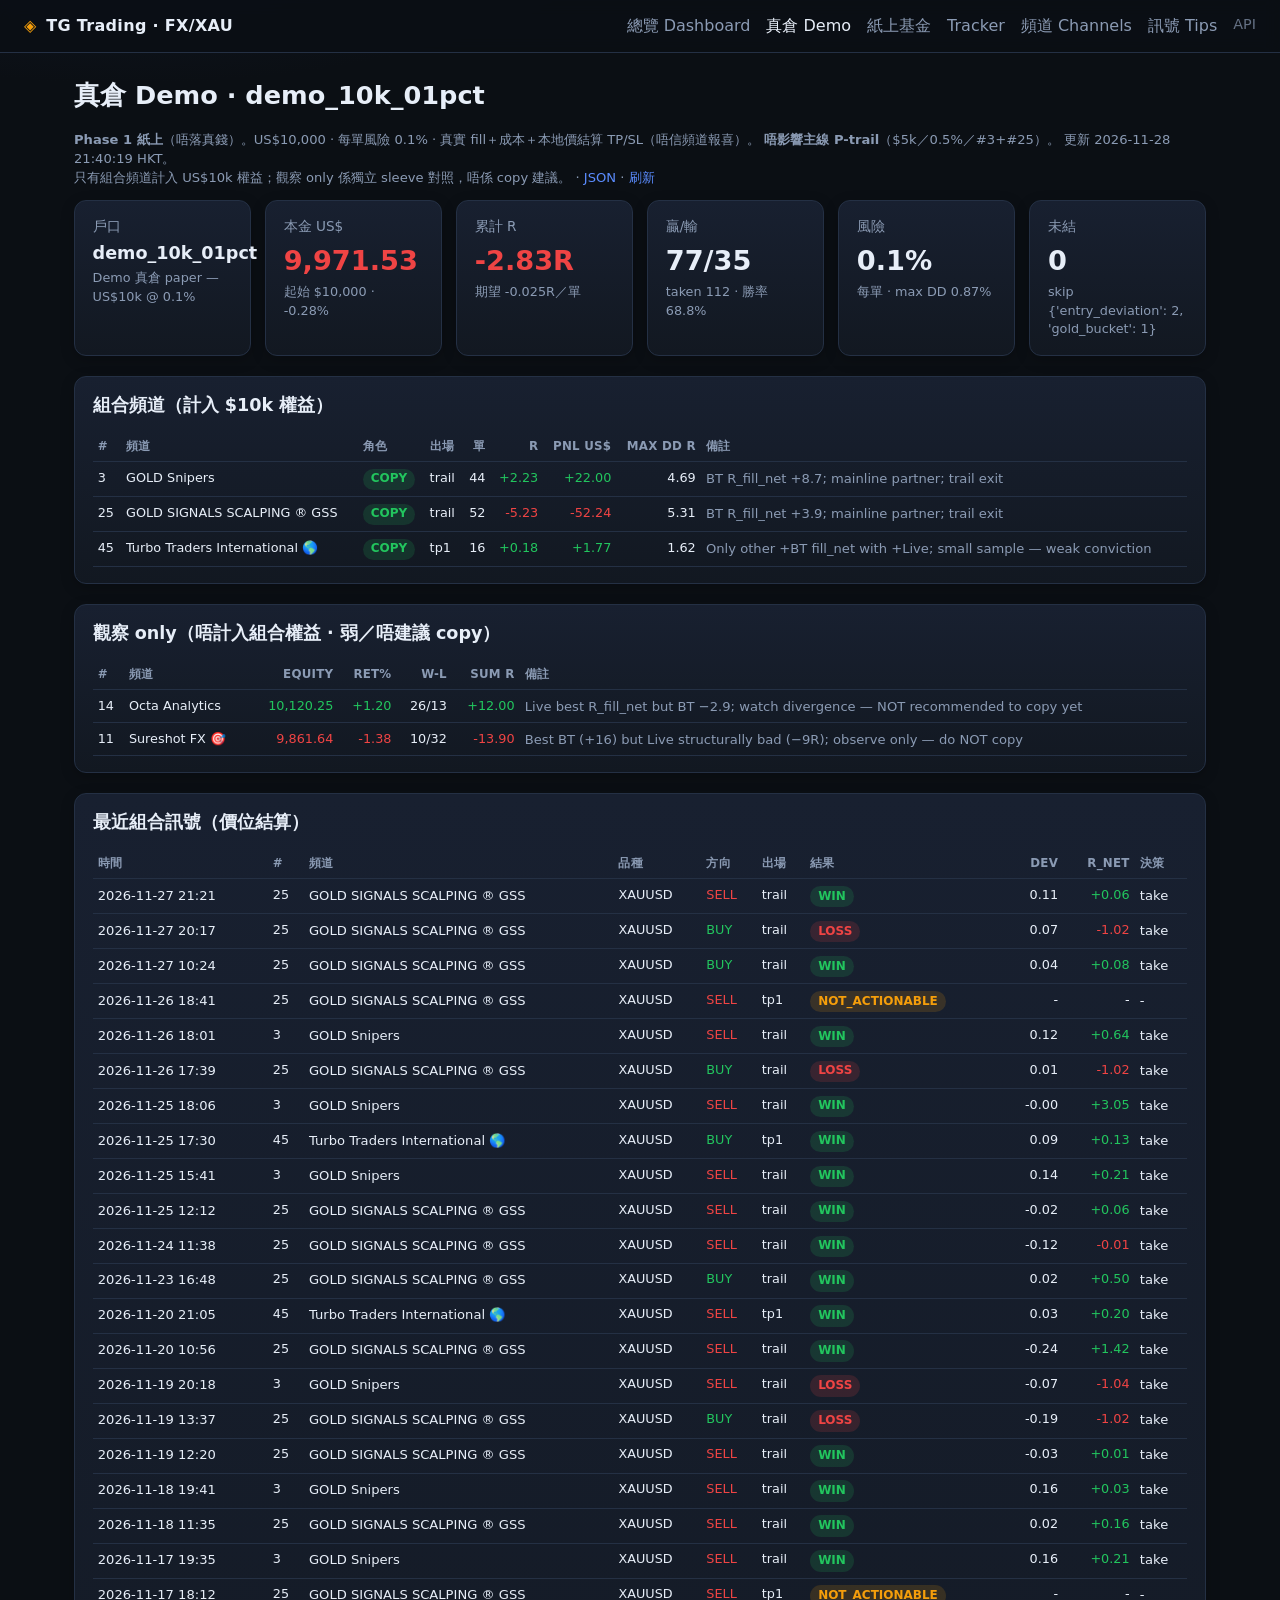
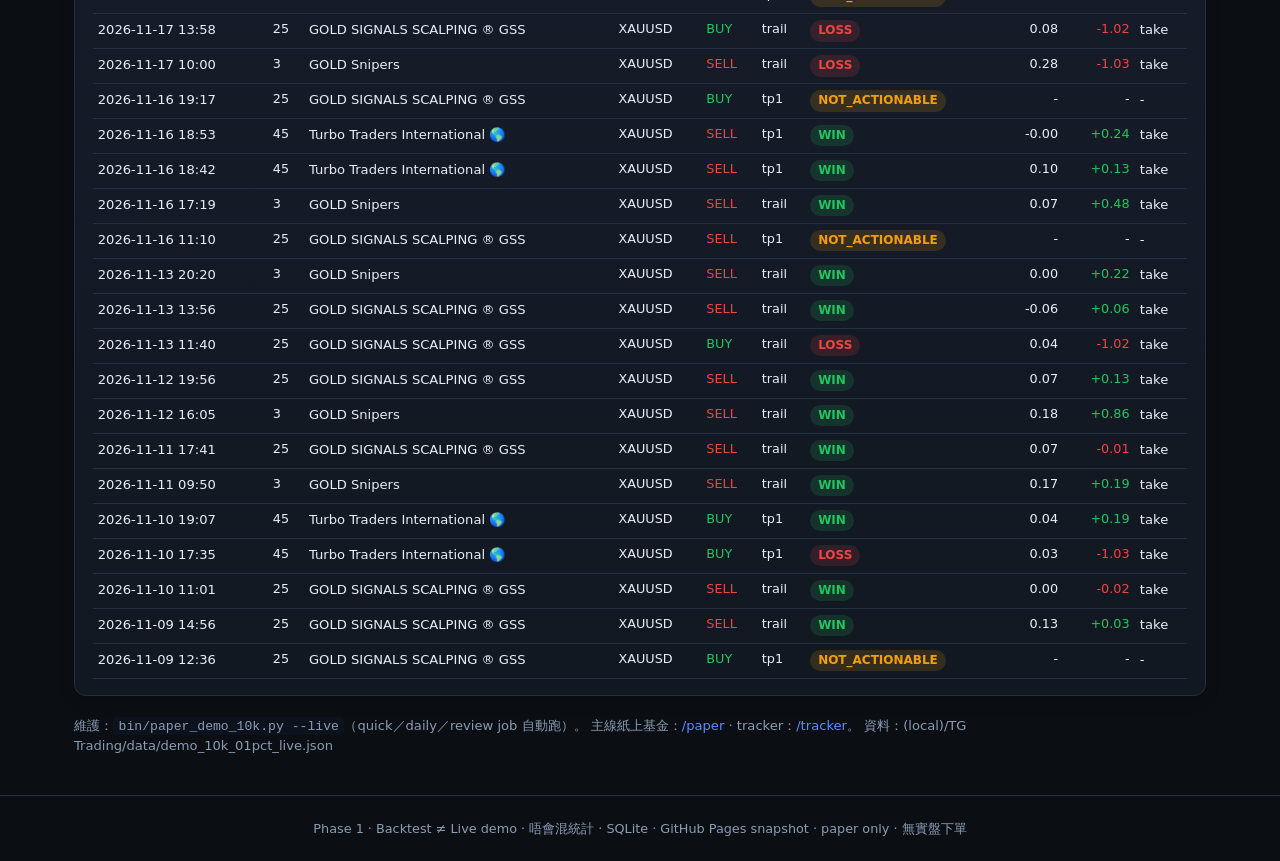
<file: demo.html>
<!DOCTYPE html>
<html lang="zh-Hant">
<head>
  <base href="https://algowise-ai.github.io/tg-trading-dashboard/" />
  <meta charset="UTF-8" />
  <meta name="viewport" content="width=device-width, initial-scale=1" />
  <title>真倉 Demo · TG Trading · FX/XAU</title>
  <link rel="stylesheet" href="static/style.css" />
<!-- algowise-theme-head -->
<script>
(function(){try{var m=localStorage.getItem("algowise-theme")||"system";
document.documentElement.setAttribute("data-theme",m);
var dark=window.matchMedia("(prefers-color-scheme: dark)").matches;
var r=m==="light"?"light":m==="dark"?"dark":(dark?"dark":"light");
document.documentElement.setAttribute("data-theme-resolved",r);
}catch(e){}})();
</script>
</head>
<body>
  <header class="topbar">
    <div class="brand">
      <span class="logo">◈</span>
      <span>TG Trading · FX/XAU</span>
    </div>
    <nav>
      <a href="index.html" class="">總覽 Dashboard</a>
      <a href="demo.html" class="active">真倉 Demo</a>
      <a href="paper.html" class="">紙上基金</a>
      <a href="tracker.html" class="">Tracker</a>
      <a href="channels.html" class="">頻道 Channels</a>
      <a href="tips.html" class="">訊號 Tips</a>
      <a href="api/stats.json" class="muted">API</a>
    </nav>
  </header>
  <main class="container">
    
<h1>真倉 Demo · demo_10k_01pct</h1>
<div class="note" style="margin-top:0;margin-bottom:0.8rem">
  <b>Phase 1 紙上</b>（唔落真錢）。US$10,000 · 每單風險 0.1% · 真實 fill＋成本＋本地價結算 TP/SL（唔信頻道報喜）。
  <b>唔影響主線 P-trail</b>（$5k／0.5%／#3+#25）。
  更新 2026-11-28 21:40:19 HKT。
  <br>只有組合頻道計入 US$10k 權益；觀察 only 係獨立 sleeve 對照，唔係 copy 建議。
  <span class="muted"> · <a href="api/demo_10k.json">JSON</a> · <a href="demo.html">刷新</a></span>
</div>



<div class="cards" id="demo-cards">
  <div class="card"><div class="label">戶口</div><div class="value" style="font-size:1.1rem">demo_10k_01pct</div><div class="sub">Demo 真倉 paper — US$10k @ 0.1%</div></div>
  <div class="card"><div class="label">本金 US$</div><div class="value neg">9,971.53</div><div class="sub">起始 $10,000 · -0.28%</div></div>
  <div class="card"><div class="label">累計 R</div><div class="value neg">-2.83R</div><div class="sub">期望 -0.025R／單</div></div>
  <div class="card"><div class="label">贏/輸</div><div class="value">77/35</div><div class="sub">taken 112 · 勝率 68.8%</div></div>
  <div class="card"><div class="label">風險</div><div class="value">0.1%</div><div class="sub">每單 · max DD 0.87%</div></div>
  <div class="card"><div class="label">未結</div><div class="value">0</div><div class="sub">skip {&#39;entry_deviation&#39;: 2, &#39;gold_bucket&#39;: 1}</div></div>
</div>

<div class="panel section" style="margin-bottom:1.25rem">
  <h2>組合頻道（計入 $10k 權益）</h2>
  <div class="table-wrap"><table class="table compact dense">
    <thead><tr>
      <th>#</th><th>頻道</th><th>角色</th><th>出場</th><th class="num">單</th><th class="num">R</th><th class="num">PnL US$</th><th class="num">max DD R</th><th>備註</th>
    </tr></thead>
    <tbody>
    
    <tr>
      <td class="nowrap">3</td>
      <td class="wrap">GOLD Snipers</td>
      <td class="nowrap"><span class="status won">copy</span></td>
      <td class="nowrap">trail</td>
      <td class="num">44</td>
      <td class="num pos">+2.23</td>
      <td class="num pos">+22.00</td>
      <td class="num">4.69</td>
      <td class="small wrap muted">BT R_fill_net +8.7; mainline partner; trail exit</td>
    </tr>
    
    <tr>
      <td class="nowrap">25</td>
      <td class="wrap">GOLD SIGNALS SCALPING ® GSS</td>
      <td class="nowrap"><span class="status won">copy</span></td>
      <td class="nowrap">trail</td>
      <td class="num">52</td>
      <td class="num neg">-5.23</td>
      <td class="num neg">-52.24</td>
      <td class="num">5.31</td>
      <td class="small wrap muted">BT R_fill_net +3.9; mainline partner; trail exit</td>
    </tr>
    
    <tr>
      <td class="nowrap">45</td>
      <td class="wrap">Turbo Traders International 🌎</td>
      <td class="nowrap"><span class="status won">copy</span></td>
      <td class="nowrap">tp1</td>
      <td class="num">16</td>
      <td class="num pos">+0.18</td>
      <td class="num pos">+1.77</td>
      <td class="num">1.62</td>
      <td class="small wrap muted">Only other +BT fill_net with +Live; small sample — weak conviction</td>
    </tr>
    
    </tbody>
  </table></div>
</div>

<div class="panel section" style="margin-bottom:1.25rem">
  <h2>觀察 only（唔計入組合權益 · 弱／唔建議 copy）</h2>
  
  <div class="table-wrap"><table class="table compact dense">
    <thead><tr>
      <th>#</th><th>頻道</th><th class="num">equity</th><th class="num">ret%</th><th class="num">W-L</th><th class="num">sum R</th><th>備註</th>
    </tr></thead>
    <tbody>
    
    <tr>
      <td class="nowrap">14</td>
      <td class="wrap">Octa Analytics</td>
      <td class="num pos">10,120.25</td>
      <td class="num pos">+1.20</td>
      <td class="num">26/13</td>
      <td class="num pos">+12.00</td>
      <td class="small wrap muted">Live best R_fill_net but BT −2.9; watch divergence — NOT recommended to copy yet</td>
    </tr>
    
    <tr>
      <td class="nowrap">11</td>
      <td class="wrap">Sureshot FX 🎯</td>
      <td class="num neg">9,861.64</td>
      <td class="num neg">-1.38</td>
      <td class="num">10/32</td>
      <td class="num neg">-13.90</td>
      <td class="small wrap muted">Best BT (+16) but Live structurally bad (−9R); observe only — do NOT copy</td>
    </tr>
    
    </tbody>
  </table></div>
  
</div>

<div class="panel section" style="margin-bottom:1.25rem">
  <h2>最近組合訊號（價位結算）</h2>
  
  <div class="table-wrap"><table class="table compact dense">
    <thead><tr>
      <th>時間</th><th>#</th><th>頻道</th><th>品種</th><th>方向</th><th>出場</th><th>結果</th><th class="num">dev</th><th class="num">R_net</th><th>決策</th>
    </tr></thead>
    <tbody>
    
    <tr>
      <td class="nowrap small">2026-11-27 21:21</td>
      <td class="nowrap">25</td>
      <td class="small wrap">GOLD SIGNALS SCALPING ® GSS</td>
      <td class="nowrap">XAUUSD</td>
      <td class="nowrap neg">SELL</td>
      <td class="nowrap">trail</td>
      <td class="nowrap"><span class="status won">win</span></td>
      <td class="num">0.11</td>
      <td class="num pos">+0.06</td>
      <td class="small">take</td>
    </tr>
    
    <tr>
      <td class="nowrap small">2026-11-27 20:17</td>
      <td class="nowrap">25</td>
      <td class="small wrap">GOLD SIGNALS SCALPING ® GSS</td>
      <td class="nowrap">XAUUSD</td>
      <td class="nowrap pos">BUY</td>
      <td class="nowrap">trail</td>
      <td class="nowrap"><span class="status lost">loss</span></td>
      <td class="num">0.07</td>
      <td class="num neg">-1.02</td>
      <td class="small">take</td>
    </tr>
    
    <tr>
      <td class="nowrap small">2026-11-27 10:24</td>
      <td class="nowrap">25</td>
      <td class="small wrap">GOLD SIGNALS SCALPING ® GSS</td>
      <td class="nowrap">XAUUSD</td>
      <td class="nowrap pos">BUY</td>
      <td class="nowrap">trail</td>
      <td class="nowrap"><span class="status won">win</span></td>
      <td class="num">0.04</td>
      <td class="num pos">+0.08</td>
      <td class="small">take</td>
    </tr>
    
    <tr>
      <td class="nowrap small">2026-11-26 18:41</td>
      <td class="nowrap">25</td>
      <td class="small wrap">GOLD SIGNALS SCALPING ® GSS</td>
      <td class="nowrap">XAUUSD</td>
      <td class="nowrap neg">SELL</td>
      <td class="nowrap">tp1</td>
      <td class="nowrap"><span class="status open">not_actionable</span></td>
      <td class="num">-</td>
      <td class="num ">-</td>
      <td class="small">-</td>
    </tr>
    
    <tr>
      <td class="nowrap small">2026-11-26 18:01</td>
      <td class="nowrap">3</td>
      <td class="small wrap">GOLD Snipers</td>
      <td class="nowrap">XAUUSD</td>
      <td class="nowrap neg">SELL</td>
      <td class="nowrap">trail</td>
      <td class="nowrap"><span class="status won">win</span></td>
      <td class="num">0.12</td>
      <td class="num pos">+0.64</td>
      <td class="small">take</td>
    </tr>
    
    <tr>
      <td class="nowrap small">2026-11-26 17:39</td>
      <td class="nowrap">25</td>
      <td class="small wrap">GOLD SIGNALS SCALPING ® GSS</td>
      <td class="nowrap">XAUUSD</td>
      <td class="nowrap pos">BUY</td>
      <td class="nowrap">trail</td>
      <td class="nowrap"><span class="status lost">loss</span></td>
      <td class="num">0.01</td>
      <td class="num neg">-1.02</td>
      <td class="small">take</td>
    </tr>
    
    <tr>
      <td class="nowrap small">2026-11-25 18:06</td>
      <td class="nowrap">3</td>
      <td class="small wrap">GOLD Snipers</td>
      <td class="nowrap">XAUUSD</td>
      <td class="nowrap neg">SELL</td>
      <td class="nowrap">trail</td>
      <td class="nowrap"><span class="status won">win</span></td>
      <td class="num">-0.00</td>
      <td class="num pos">+3.05</td>
      <td class="small">take</td>
    </tr>
    
    <tr>
      <td class="nowrap small">2026-11-25 17:30</td>
      <td class="nowrap">45</td>
      <td class="small wrap">Turbo Traders International 🌎</td>
      <td class="nowrap">XAUUSD</td>
      <td class="nowrap pos">BUY</td>
      <td class="nowrap">tp1</td>
      <td class="nowrap"><span class="status won">win</span></td>
      <td class="num">0.09</td>
      <td class="num pos">+0.13</td>
      <td class="small">take</td>
    </tr>
    
    <tr>
      <td class="nowrap small">2026-11-25 15:41</td>
      <td class="nowrap">3</td>
      <td class="small wrap">GOLD Snipers</td>
      <td class="nowrap">XAUUSD</td>
      <td class="nowrap neg">SELL</td>
      <td class="nowrap">trail</td>
      <td class="nowrap"><span class="status won">win</span></td>
      <td class="num">0.14</td>
      <td class="num pos">+0.21</td>
      <td class="small">take</td>
    </tr>
    
    <tr>
      <td class="nowrap small">2026-11-25 12:12</td>
      <td class="nowrap">25</td>
      <td class="small wrap">GOLD SIGNALS SCALPING ® GSS</td>
      <td class="nowrap">XAUUSD</td>
      <td class="nowrap neg">SELL</td>
      <td class="nowrap">trail</td>
      <td class="nowrap"><span class="status won">win</span></td>
      <td class="num">-0.02</td>
      <td class="num pos">+0.06</td>
      <td class="small">take</td>
    </tr>
    
    <tr>
      <td class="nowrap small">2026-11-24 11:38</td>
      <td class="nowrap">25</td>
      <td class="small wrap">GOLD SIGNALS SCALPING ® GSS</td>
      <td class="nowrap">XAUUSD</td>
      <td class="nowrap neg">SELL</td>
      <td class="nowrap">trail</td>
      <td class="nowrap"><span class="status won">win</span></td>
      <td class="num">-0.12</td>
      <td class="num neg">-0.01</td>
      <td class="small">take</td>
    </tr>
    
    <tr>
      <td class="nowrap small">2026-11-23 16:48</td>
      <td class="nowrap">25</td>
      <td class="small wrap">GOLD SIGNALS SCALPING ® GSS</td>
      <td class="nowrap">XAUUSD</td>
      <td class="nowrap pos">BUY</td>
      <td class="nowrap">trail</td>
      <td class="nowrap"><span class="status won">win</span></td>
      <td class="num">0.02</td>
      <td class="num pos">+0.50</td>
      <td class="small">take</td>
    </tr>
    
    <tr>
      <td class="nowrap small">2026-11-20 21:05</td>
      <td class="nowrap">45</td>
      <td class="small wrap">Turbo Traders International 🌎</td>
      <td class="nowrap">XAUUSD</td>
      <td class="nowrap neg">SELL</td>
      <td class="nowrap">tp1</td>
      <td class="nowrap"><span class="status won">win</span></td>
      <td class="num">0.03</td>
      <td class="num pos">+0.20</td>
      <td class="small">take</td>
    </tr>
    
    <tr>
      <td class="nowrap small">2026-11-20 10:56</td>
      <td class="nowrap">25</td>
      <td class="small wrap">GOLD SIGNALS SCALPING ® GSS</td>
      <td class="nowrap">XAUUSD</td>
      <td class="nowrap neg">SELL</td>
      <td class="nowrap">trail</td>
      <td class="nowrap"><span class="status won">win</span></td>
      <td class="num">-0.24</td>
      <td class="num pos">+1.42</td>
      <td class="small">take</td>
    </tr>
    
    <tr>
      <td class="nowrap small">2026-11-19 20:18</td>
      <td class="nowrap">3</td>
      <td class="small wrap">GOLD Snipers</td>
      <td class="nowrap">XAUUSD</td>
      <td class="nowrap neg">SELL</td>
      <td class="nowrap">trail</td>
      <td class="nowrap"><span class="status lost">loss</span></td>
      <td class="num">-0.07</td>
      <td class="num neg">-1.04</td>
      <td class="small">take</td>
    </tr>
    
    <tr>
      <td class="nowrap small">2026-11-19 13:37</td>
      <td class="nowrap">25</td>
      <td class="small wrap">GOLD SIGNALS SCALPING ® GSS</td>
      <td class="nowrap">XAUUSD</td>
      <td class="nowrap pos">BUY</td>
      <td class="nowrap">trail</td>
      <td class="nowrap"><span class="status lost">loss</span></td>
      <td class="num">-0.19</td>
      <td class="num neg">-1.02</td>
      <td class="small">take</td>
    </tr>
    
    <tr>
      <td class="nowrap small">2026-11-19 12:20</td>
      <td class="nowrap">25</td>
      <td class="small wrap">GOLD SIGNALS SCALPING ® GSS</td>
      <td class="nowrap">XAUUSD</td>
      <td class="nowrap neg">SELL</td>
      <td class="nowrap">trail</td>
      <td class="nowrap"><span class="status won">win</span></td>
      <td class="num">-0.03</td>
      <td class="num pos">+0.01</td>
      <td class="small">take</td>
    </tr>
    
    <tr>
      <td class="nowrap small">2026-11-18 19:41</td>
      <td class="nowrap">3</td>
      <td class="small wrap">GOLD Snipers</td>
      <td class="nowrap">XAUUSD</td>
      <td class="nowrap neg">SELL</td>
      <td class="nowrap">trail</td>
      <td class="nowrap"><span class="status won">win</span></td>
      <td class="num">0.16</td>
      <td class="num pos">+0.03</td>
      <td class="small">take</td>
    </tr>
    
    <tr>
      <td class="nowrap small">2026-11-18 11:35</td>
      <td class="nowrap">25</td>
      <td class="small wrap">GOLD SIGNALS SCALPING ® GSS</td>
      <td class="nowrap">XAUUSD</td>
      <td class="nowrap neg">SELL</td>
      <td class="nowrap">trail</td>
      <td class="nowrap"><span class="status won">win</span></td>
      <td class="num">0.02</td>
      <td class="num pos">+0.16</td>
      <td class="small">take</td>
    </tr>
    
    <tr>
      <td class="nowrap small">2026-11-17 19:35</td>
      <td class="nowrap">3</td>
      <td class="small wrap">GOLD Snipers</td>
      <td class="nowrap">XAUUSD</td>
      <td class="nowrap neg">SELL</td>
      <td class="nowrap">trail</td>
      <td class="nowrap"><span class="status won">win</span></td>
      <td class="num">0.16</td>
      <td class="num pos">+0.21</td>
      <td class="small">take</td>
    </tr>
    
    <tr>
      <td class="nowrap small">2026-11-17 18:12</td>
      <td class="nowrap">25</td>
      <td class="small wrap">GOLD SIGNALS SCALPING ® GSS</td>
      <td class="nowrap">XAUUSD</td>
      <td class="nowrap neg">SELL</td>
      <td class="nowrap">tp1</td>
      <td class="nowrap"><span class="status open">not_actionable</span></td>
      <td class="num">-</td>
      <td class="num ">-</td>
      <td class="small">-</td>
    </tr>
    
    <tr>
      <td class="nowrap small">2026-11-17 13:58</td>
      <td class="nowrap">25</td>
      <td class="small wrap">GOLD SIGNALS SCALPING ® GSS</td>
      <td class="nowrap">XAUUSD</td>
      <td class="nowrap pos">BUY</td>
      <td class="nowrap">trail</td>
      <td class="nowrap"><span class="status lost">loss</span></td>
      <td class="num">0.08</td>
      <td class="num neg">-1.02</td>
      <td class="small">take</td>
    </tr>
    
    <tr>
      <td class="nowrap small">2026-11-17 10:00</td>
      <td class="nowrap">3</td>
      <td class="small wrap">GOLD Snipers</td>
      <td class="nowrap">XAUUSD</td>
      <td class="nowrap neg">SELL</td>
      <td class="nowrap">trail</td>
      <td class="nowrap"><span class="status lost">loss</span></td>
      <td class="num">0.28</td>
      <td class="num neg">-1.03</td>
      <td class="small">take</td>
    </tr>
    
    <tr>
      <td class="nowrap small">2026-11-16 19:17</td>
      <td class="nowrap">25</td>
      <td class="small wrap">GOLD SIGNALS SCALPING ® GSS</td>
      <td class="nowrap">XAUUSD</td>
      <td class="nowrap pos">BUY</td>
      <td class="nowrap">tp1</td>
      <td class="nowrap"><span class="status open">not_actionable</span></td>
      <td class="num">-</td>
      <td class="num ">-</td>
      <td class="small">-</td>
    </tr>
    
    <tr>
      <td class="nowrap small">2026-11-16 18:53</td>
      <td class="nowrap">45</td>
      <td class="small wrap">Turbo Traders International 🌎</td>
      <td class="nowrap">XAUUSD</td>
      <td class="nowrap neg">SELL</td>
      <td class="nowrap">tp1</td>
      <td class="nowrap"><span class="status won">win</span></td>
      <td class="num">-0.00</td>
      <td class="num pos">+0.24</td>
      <td class="small">take</td>
    </tr>
    
    <tr>
      <td class="nowrap small">2026-11-16 18:42</td>
      <td class="nowrap">45</td>
      <td class="small wrap">Turbo Traders International 🌎</td>
      <td class="nowrap">XAUUSD</td>
      <td class="nowrap neg">SELL</td>
      <td class="nowrap">tp1</td>
      <td class="nowrap"><span class="status won">win</span></td>
      <td class="num">0.10</td>
      <td class="num pos">+0.13</td>
      <td class="small">take</td>
    </tr>
    
    <tr>
      <td class="nowrap small">2026-11-16 17:19</td>
      <td class="nowrap">3</td>
      <td class="small wrap">GOLD Snipers</td>
      <td class="nowrap">XAUUSD</td>
      <td class="nowrap neg">SELL</td>
      <td class="nowrap">trail</td>
      <td class="nowrap"><span class="status won">win</span></td>
      <td class="num">0.07</td>
      <td class="num pos">+0.48</td>
      <td class="small">take</td>
    </tr>
    
    <tr>
      <td class="nowrap small">2026-11-16 11:10</td>
      <td class="nowrap">25</td>
      <td class="small wrap">GOLD SIGNALS SCALPING ® GSS</td>
      <td class="nowrap">XAUUSD</td>
      <td class="nowrap neg">SELL</td>
      <td class="nowrap">tp1</td>
      <td class="nowrap"><span class="status open">not_actionable</span></td>
      <td class="num">-</td>
      <td class="num ">-</td>
      <td class="small">-</td>
    </tr>
    
    <tr>
      <td class="nowrap small">2026-11-13 20:20</td>
      <td class="nowrap">3</td>
      <td class="small wrap">GOLD Snipers</td>
      <td class="nowrap">XAUUSD</td>
      <td class="nowrap neg">SELL</td>
      <td class="nowrap">trail</td>
      <td class="nowrap"><span class="status won">win</span></td>
      <td class="num">0.00</td>
      <td class="num pos">+0.22</td>
      <td class="small">take</td>
    </tr>
    
    <tr>
      <td class="nowrap small">2026-11-13 13:56</td>
      <td class="nowrap">25</td>
      <td class="small wrap">GOLD SIGNALS SCALPING ® GSS</td>
      <td class="nowrap">XAUUSD</td>
      <td class="nowrap neg">SELL</td>
      <td class="nowrap">trail</td>
      <td class="nowrap"><span class="status won">win</span></td>
      <td class="num">-0.06</td>
      <td class="num pos">+0.06</td>
      <td class="small">take</td>
    </tr>
    
    <tr>
      <td class="nowrap small">2026-11-13 11:40</td>
      <td class="nowrap">25</td>
      <td class="small wrap">GOLD SIGNALS SCALPING ® GSS</td>
      <td class="nowrap">XAUUSD</td>
      <td class="nowrap pos">BUY</td>
      <td class="nowrap">trail</td>
      <td class="nowrap"><span class="status lost">loss</span></td>
      <td class="num">0.04</td>
      <td class="num neg">-1.02</td>
      <td class="small">take</td>
    </tr>
    
    <tr>
      <td class="nowrap small">2026-11-12 19:56</td>
      <td class="nowrap">25</td>
      <td class="small wrap">GOLD SIGNALS SCALPING ® GSS</td>
      <td class="nowrap">XAUUSD</td>
      <td class="nowrap neg">SELL</td>
      <td class="nowrap">trail</td>
      <td class="nowrap"><span class="status won">win</span></td>
      <td class="num">0.07</td>
      <td class="num pos">+0.13</td>
      <td class="small">take</td>
    </tr>
    
    <tr>
      <td class="nowrap small">2026-11-12 16:05</td>
      <td class="nowrap">3</td>
      <td class="small wrap">GOLD Snipers</td>
      <td class="nowrap">XAUUSD</td>
      <td class="nowrap neg">SELL</td>
      <td class="nowrap">trail</td>
      <td class="nowrap"><span class="status won">win</span></td>
      <td class="num">0.18</td>
      <td class="num pos">+0.86</td>
      <td class="small">take</td>
    </tr>
    
    <tr>
      <td class="nowrap small">2026-11-11 17:41</td>
      <td class="nowrap">25</td>
      <td class="small wrap">GOLD SIGNALS SCALPING ® GSS</td>
      <td class="nowrap">XAUUSD</td>
      <td class="nowrap neg">SELL</td>
      <td class="nowrap">trail</td>
      <td class="nowrap"><span class="status won">win</span></td>
      <td class="num">0.07</td>
      <td class="num neg">-0.01</td>
      <td class="small">take</td>
    </tr>
    
    <tr>
      <td class="nowrap small">2026-11-11 09:50</td>
      <td class="nowrap">3</td>
      <td class="small wrap">GOLD Snipers</td>
      <td class="nowrap">XAUUSD</td>
      <td class="nowrap neg">SELL</td>
      <td class="nowrap">trail</td>
      <td class="nowrap"><span class="status won">win</span></td>
      <td class="num">0.17</td>
      <td class="num pos">+0.19</td>
      <td class="small">take</td>
    </tr>
    
    <tr>
      <td class="nowrap small">2026-11-10 19:07</td>
      <td class="nowrap">45</td>
      <td class="small wrap">Turbo Traders International 🌎</td>
      <td class="nowrap">XAUUSD</td>
      <td class="nowrap pos">BUY</td>
      <td class="nowrap">tp1</td>
      <td class="nowrap"><span class="status won">win</span></td>
      <td class="num">0.04</td>
      <td class="num pos">+0.19</td>
      <td class="small">take</td>
    </tr>
    
    <tr>
      <td class="nowrap small">2026-11-10 17:35</td>
      <td class="nowrap">45</td>
      <td class="small wrap">Turbo Traders International 🌎</td>
      <td class="nowrap">XAUUSD</td>
      <td class="nowrap pos">BUY</td>
      <td class="nowrap">tp1</td>
      <td class="nowrap"><span class="status lost">loss</span></td>
      <td class="num">0.03</td>
      <td class="num neg">-1.03</td>
      <td class="small">take</td>
    </tr>
    
    <tr>
      <td class="nowrap small">2026-11-10 11:01</td>
      <td class="nowrap">25</td>
      <td class="small wrap">GOLD SIGNALS SCALPING ® GSS</td>
      <td class="nowrap">XAUUSD</td>
      <td class="nowrap neg">SELL</td>
      <td class="nowrap">trail</td>
      <td class="nowrap"><span class="status won">win</span></td>
      <td class="num">0.00</td>
      <td class="num neg">-0.02</td>
      <td class="small">take</td>
    </tr>
    
    <tr>
      <td class="nowrap small">2026-11-09 14:56</td>
      <td class="nowrap">25</td>
      <td class="small wrap">GOLD SIGNALS SCALPING ® GSS</td>
      <td class="nowrap">XAUUSD</td>
      <td class="nowrap neg">SELL</td>
      <td class="nowrap">trail</td>
      <td class="nowrap"><span class="status won">win</span></td>
      <td class="num">0.13</td>
      <td class="num pos">+0.03</td>
      <td class="small">take</td>
    </tr>
    
    <tr>
      <td class="nowrap small">2026-11-09 12:36</td>
      <td class="nowrap">25</td>
      <td class="small wrap">GOLD SIGNALS SCALPING ® GSS</td>
      <td class="nowrap">XAUUSD</td>
      <td class="nowrap pos">BUY</td>
      <td class="nowrap">tp1</td>
      <td class="nowrap"><span class="status open">not_actionable</span></td>
      <td class="num">-</td>
      <td class="num ">-</td>
      <td class="small">-</td>
    </tr>
    
    </tbody>
  </table></div>
  
</div>

<div class="note">
  維護：<code>bin/paper_demo_10k.py --live</code>（quick／daily／review job 自動跑）。
  主線紙上基金：<a href="paper.html">/paper</a> · tracker：<a href="tracker.html">/tracker</a>。
  資料：(local)/TG Trading/data/demo_10k_01pct_live.json
</div>


  </main>
  <footer class="footer">
    Phase 1 · Backtest ≠ Live demo · 唔會混統計 · SQLite · GitHub Pages snapshot · paper only · 無實盤下單
  </footer>
  <script src="static/sort-table.js" defer></script>
<!-- algowise-theme -->
<script src="static/algowise-theme.js" defer></script>
</body>
</html>
</file>
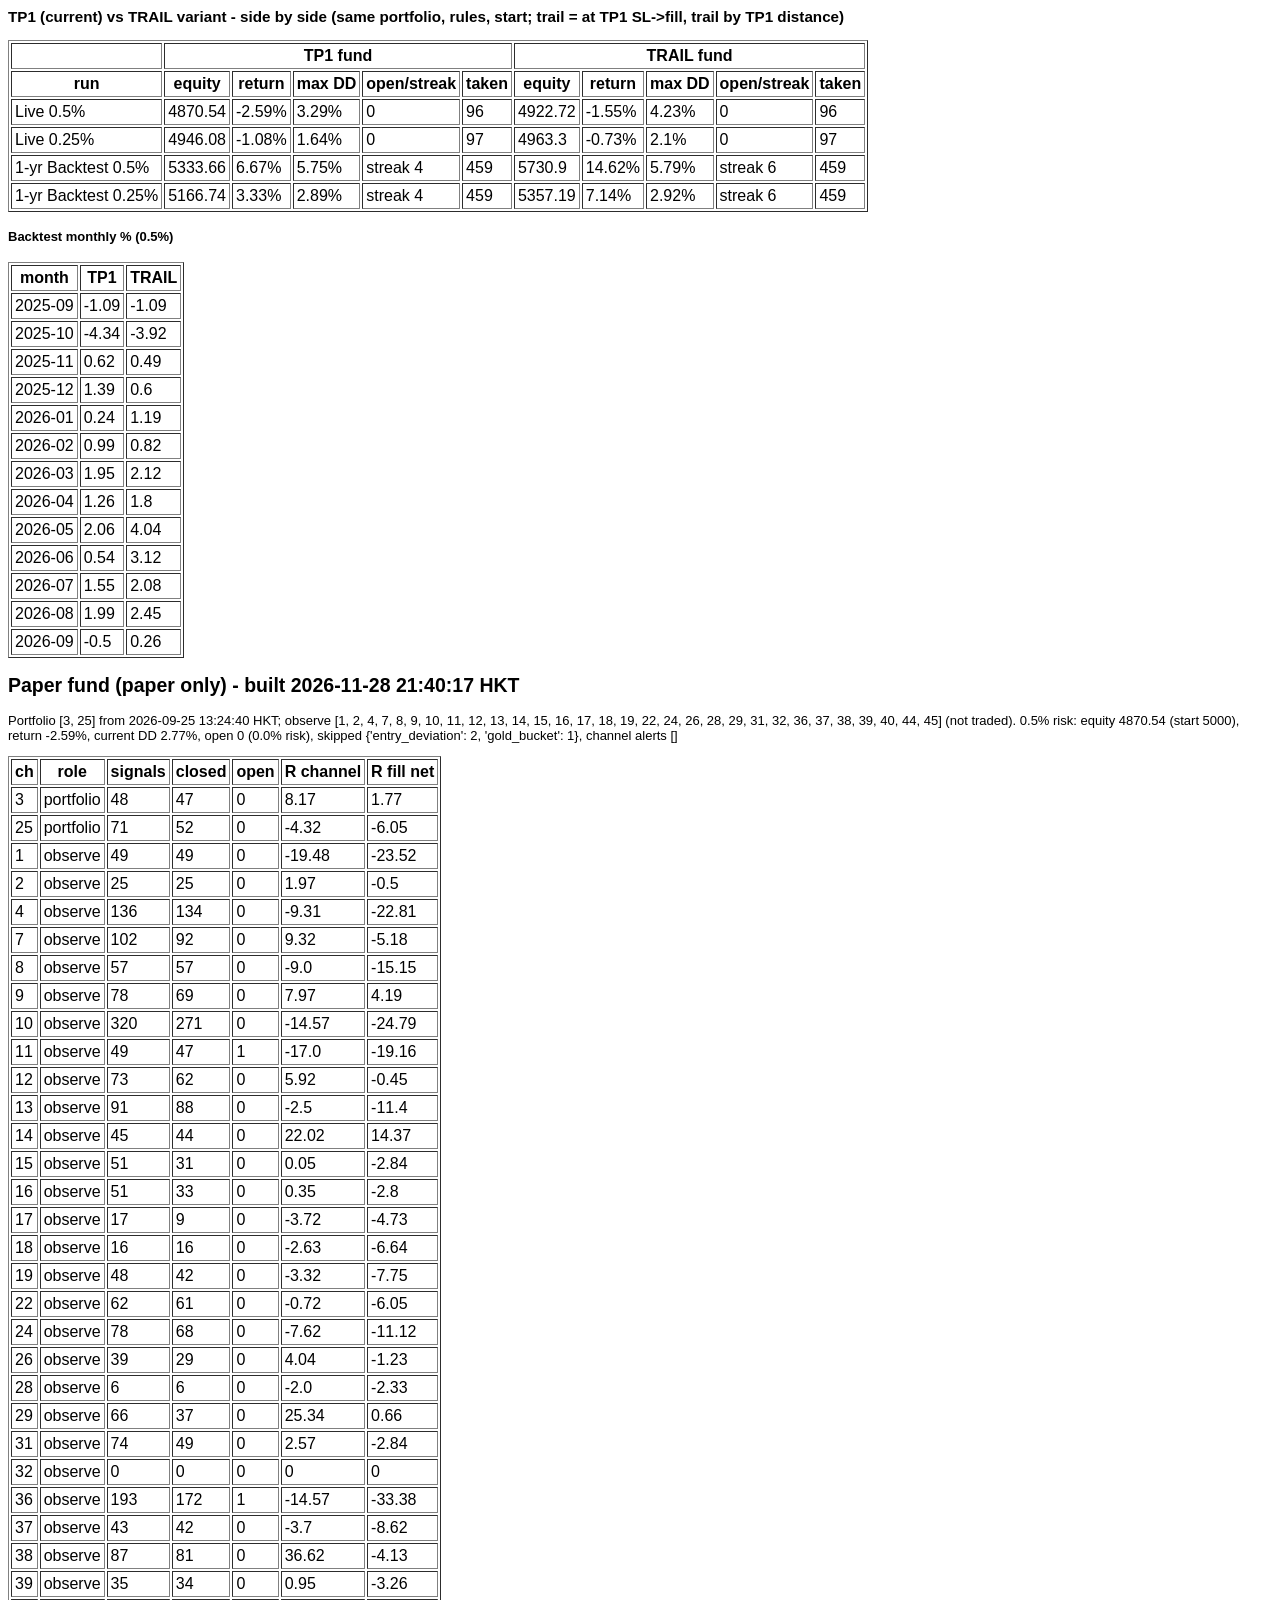
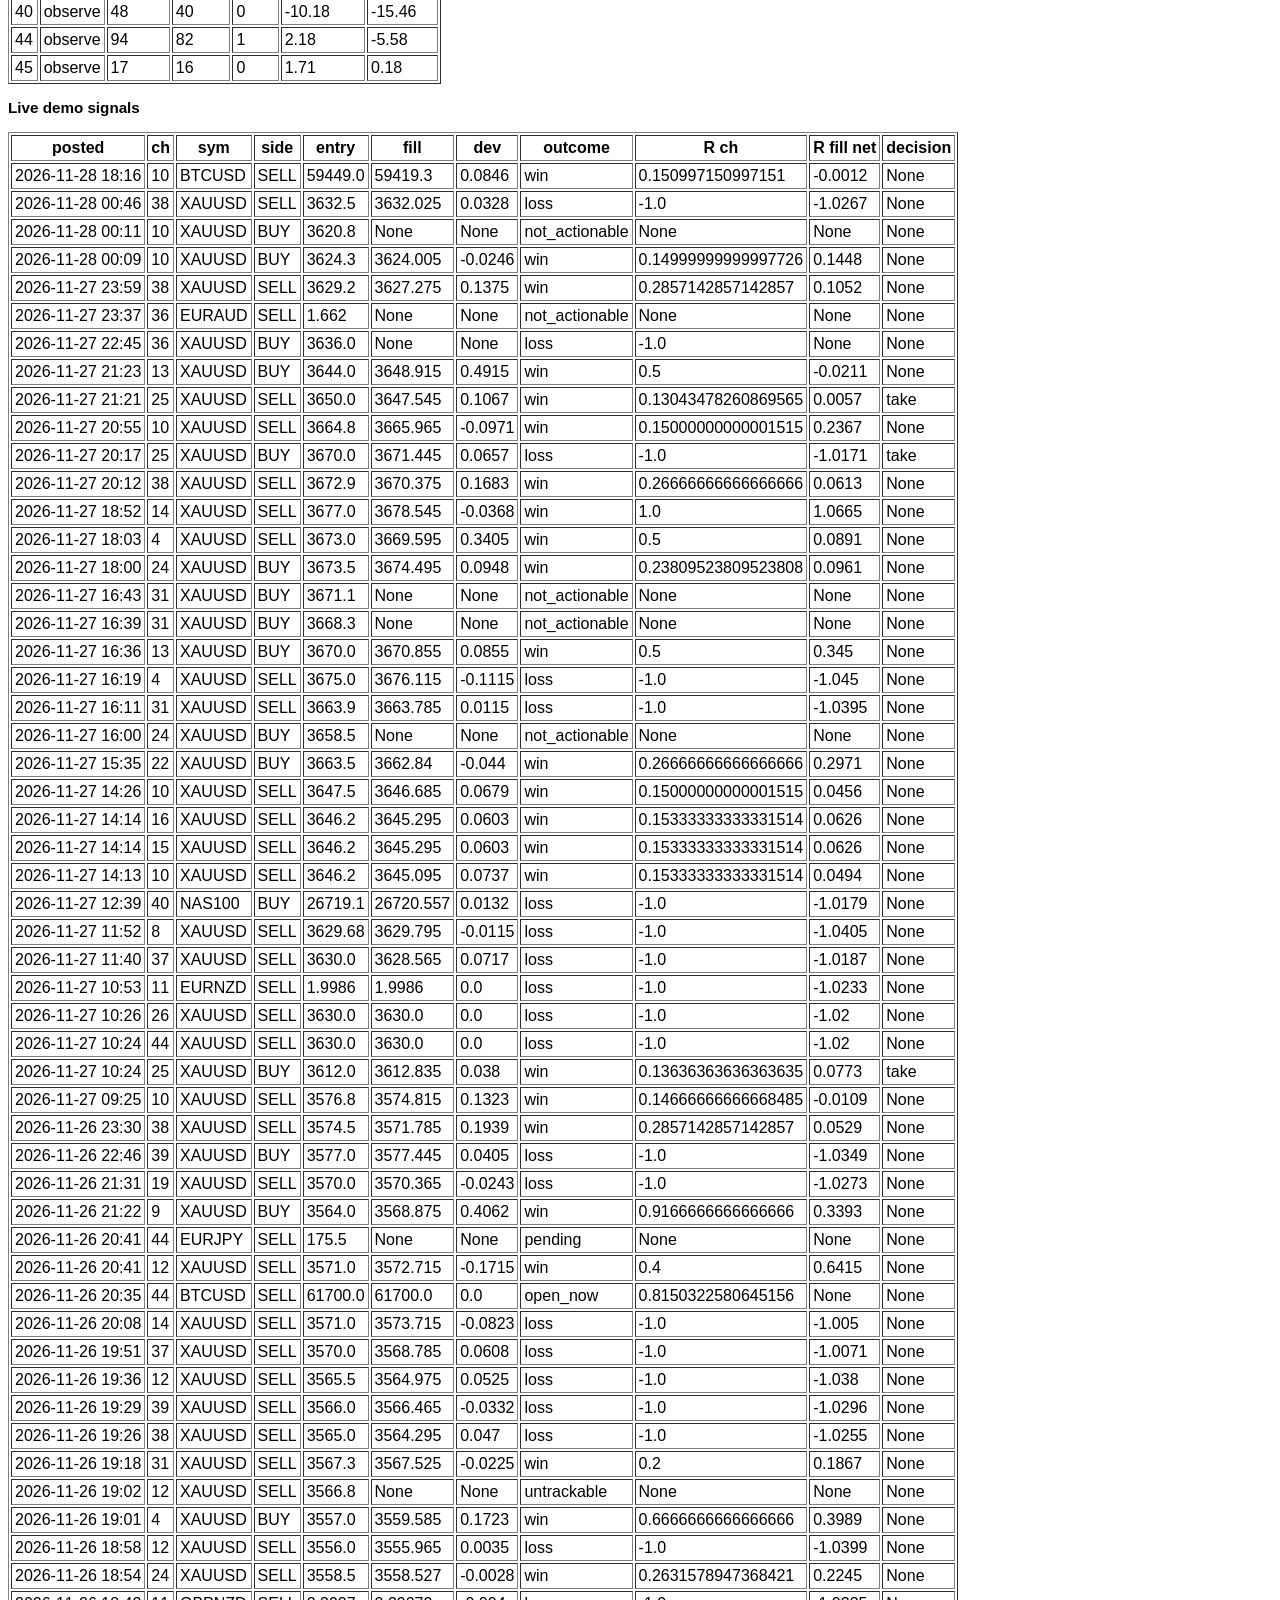
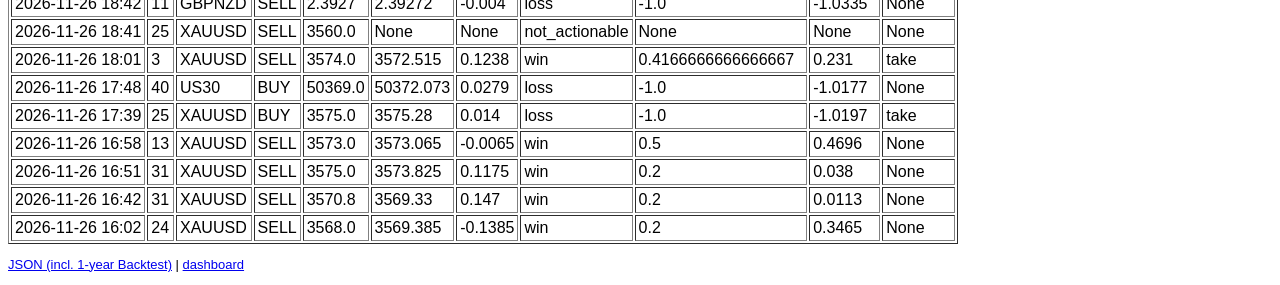
<file: paper.html>
<html><body style='font-family:sans-serif;font-size:13px'><h3>TP1 (current) vs TRAIL variant - side by side (same portfolio, rules, start; trail = at TP1 SL->fill, trail by TP1 distance)</h3><table border=1 cellpadding=3><tr><th></th><th colspan=5>TP1 fund</th><th colspan=5>TRAIL fund</th></tr><tr><th>run</th><th>equity</th><th>return</th><th>max DD</th><th>open/streak</th><th>taken</th><th>equity</th><th>return</th><th>max DD</th><th>open/streak</th><th>taken</th></tr><tr><td>Live 0.5%</td><td>4870.54</td><td>-2.59%</td><td>3.29%</td><td>0</td><td>96</td><td>4922.72</td><td>-1.55%</td><td>4.23%</td><td>0</td><td>96</td></tr><tr><td>Live 0.25%</td><td>4946.08</td><td>-1.08%</td><td>1.64%</td><td>0</td><td>97</td><td>4963.3</td><td>-0.73%</td><td>2.1%</td><td>0</td><td>97</td></tr><tr><td>1-yr Backtest 0.5%</td><td>5333.66</td><td>6.67%</td><td>5.75%</td><td>streak 4</td><td>459</td><td>5730.9</td><td>14.62%</td><td>5.79%</td><td>streak 6</td><td>459</td></tr><tr><td>1-yr Backtest 0.25%</td><td>5166.74</td><td>3.33%</td><td>2.89%</td><td>streak 4</td><td>459</td><td>5357.19</td><td>7.14%</td><td>2.92%</td><td>streak 6</td><td>459</td></tr></table><h4>Backtest monthly % (0.5%)</h4><table border=1 cellpadding=3><tr><th>month</th><th>TP1</th><th>TRAIL</th></tr><tr><td>2025-09</td><td>-1.09</td><td>-1.09</td></tr><tr><td>2025-10</td><td>-4.34</td><td>-3.92</td></tr><tr><td>2025-11</td><td>0.62</td><td>0.49</td></tr><tr><td>2025-12</td><td>1.39</td><td>0.6</td></tr><tr><td>2026-01</td><td>0.24</td><td>1.19</td></tr><tr><td>2026-02</td><td>0.99</td><td>0.82</td></tr><tr><td>2026-03</td><td>1.95</td><td>2.12</td></tr><tr><td>2026-04</td><td>1.26</td><td>1.8</td></tr><tr><td>2026-05</td><td>2.06</td><td>4.04</td></tr><tr><td>2026-06</td><td>0.54</td><td>3.12</td></tr><tr><td>2026-07</td><td>1.55</td><td>2.08</td></tr><tr><td>2026-08</td><td>1.99</td><td>2.45</td></tr><tr><td>2026-09</td><td>-0.5</td><td>0.26</td></tr></table><h2>Paper fund (paper only) - built 2026-11-28 21:40:17 HKT</h2><p>Portfolio [3, 25] from 2026-09-25 13:24:40 HKT; observe [1, 2, 4, 7, 8, 9, 10, 11, 12, 13, 14, 15, 16, 17, 18, 19, 22, 24, 26, 28, 29, 31, 32, 36, 37, 38, 39, 40, 44, 45] (not traded). 0.5% risk: equity 4870.54 (start 5000), return -2.59%, current DD 2.77%, open 0 (0.0% risk), skipped {'entry_deviation': 2, 'gold_bucket': 1}, channel alerts []</p><table border=1 cellpadding=3><tr><th>ch</th><th>role</th><th>signals</th><th>closed</th><th>open</th><th>R channel</th><th>R fill net</th></tr><tr><td>3</td><td>portfolio</td><td>48</td><td>47</td><td>0</td><td>8.17</td><td>1.77</td></tr><tr><td>25</td><td>portfolio</td><td>71</td><td>52</td><td>0</td><td>-4.32</td><td>-6.05</td></tr><tr><td>1</td><td>observe</td><td>49</td><td>49</td><td>0</td><td>-19.48</td><td>-23.52</td></tr><tr><td>2</td><td>observe</td><td>25</td><td>25</td><td>0</td><td>1.97</td><td>-0.5</td></tr><tr><td>4</td><td>observe</td><td>136</td><td>134</td><td>0</td><td>-9.31</td><td>-22.81</td></tr><tr><td>7</td><td>observe</td><td>102</td><td>92</td><td>0</td><td>9.32</td><td>-5.18</td></tr><tr><td>8</td><td>observe</td><td>57</td><td>57</td><td>0</td><td>-9.0</td><td>-15.15</td></tr><tr><td>9</td><td>observe</td><td>78</td><td>69</td><td>0</td><td>7.97</td><td>4.19</td></tr><tr><td>10</td><td>observe</td><td>320</td><td>271</td><td>0</td><td>-14.57</td><td>-24.79</td></tr><tr><td>11</td><td>observe</td><td>49</td><td>47</td><td>1</td><td>-17.0</td><td>-19.16</td></tr><tr><td>12</td><td>observe</td><td>73</td><td>62</td><td>0</td><td>5.92</td><td>-0.45</td></tr><tr><td>13</td><td>observe</td><td>91</td><td>88</td><td>0</td><td>-2.5</td><td>-11.4</td></tr><tr><td>14</td><td>observe</td><td>45</td><td>44</td><td>0</td><td>22.02</td><td>14.37</td></tr><tr><td>15</td><td>observe</td><td>51</td><td>31</td><td>0</td><td>0.05</td><td>-2.84</td></tr><tr><td>16</td><td>observe</td><td>51</td><td>33</td><td>0</td><td>0.35</td><td>-2.8</td></tr><tr><td>17</td><td>observe</td><td>17</td><td>9</td><td>0</td><td>-3.72</td><td>-4.73</td></tr><tr><td>18</td><td>observe</td><td>16</td><td>16</td><td>0</td><td>-2.63</td><td>-6.64</td></tr><tr><td>19</td><td>observe</td><td>48</td><td>42</td><td>0</td><td>-3.32</td><td>-7.75</td></tr><tr><td>22</td><td>observe</td><td>62</td><td>61</td><td>0</td><td>-0.72</td><td>-6.05</td></tr><tr><td>24</td><td>observe</td><td>78</td><td>68</td><td>0</td><td>-7.62</td><td>-11.12</td></tr><tr><td>26</td><td>observe</td><td>39</td><td>29</td><td>0</td><td>4.04</td><td>-1.23</td></tr><tr><td>28</td><td>observe</td><td>6</td><td>6</td><td>0</td><td>-2.0</td><td>-2.33</td></tr><tr><td>29</td><td>observe</td><td>66</td><td>37</td><td>0</td><td>25.34</td><td>0.66</td></tr><tr><td>31</td><td>observe</td><td>74</td><td>49</td><td>0</td><td>2.57</td><td>-2.84</td></tr><tr><td>32</td><td>observe</td><td>0</td><td>0</td><td>0</td><td>0</td><td>0</td></tr><tr><td>36</td><td>observe</td><td>193</td><td>172</td><td>1</td><td>-14.57</td><td>-33.38</td></tr><tr><td>37</td><td>observe</td><td>43</td><td>42</td><td>0</td><td>-3.7</td><td>-8.62</td></tr><tr><td>38</td><td>observe</td><td>87</td><td>81</td><td>0</td><td>36.62</td><td>-4.13</td></tr><tr><td>39</td><td>observe</td><td>35</td><td>34</td><td>0</td><td>0.95</td><td>-3.26</td></tr><tr><td>40</td><td>observe</td><td>48</td><td>40</td><td>0</td><td>-10.18</td><td>-15.46</td></tr><tr><td>44</td><td>observe</td><td>94</td><td>82</td><td>1</td><td>2.18</td><td>-5.58</td></tr><tr><td>45</td><td>observe</td><td>17</td><td>16</td><td>0</td><td>1.71</td><td>0.18</td></tr></table><h3>Live demo signals</h3><table border=1 cellpadding=3><tr><th>posted</th><th>ch</th><th>sym</th><th>side</th><th>entry</th><th>fill</th><th>dev</th><th>outcome</th><th>R ch</th><th>R fill net</th><th>decision</th></tr><tr><td>2026-11-28 18:16</td><td>10</td><td>BTCUSD</td><td>SELL</td><td>59449.0</td><td>59419.3</td><td>0.0846</td><td>win</td><td>0.150997150997151</td><td>-0.0012</td><td>None</td></tr><tr><td>2026-11-28 00:46</td><td>38</td><td>XAUUSD</td><td>SELL</td><td>3632.5</td><td>3632.025</td><td>0.0328</td><td>loss</td><td>-1.0</td><td>-1.0267</td><td>None</td></tr><tr><td>2026-11-28 00:11</td><td>10</td><td>XAUUSD</td><td>BUY</td><td>3620.8</td><td>None</td><td>None</td><td>not_actionable</td><td>None</td><td>None</td><td>None</td></tr><tr><td>2026-11-28 00:09</td><td>10</td><td>XAUUSD</td><td>BUY</td><td>3624.3</td><td>3624.005</td><td>-0.0246</td><td>win</td><td>0.14999999999997726</td><td>0.1448</td><td>None</td></tr><tr><td>2026-11-27 23:59</td><td>38</td><td>XAUUSD</td><td>SELL</td><td>3629.2</td><td>3627.275</td><td>0.1375</td><td>win</td><td>0.2857142857142857</td><td>0.1052</td><td>None</td></tr><tr><td>2026-11-27 23:37</td><td>36</td><td>EURAUD</td><td>SELL</td><td>1.662</td><td>None</td><td>None</td><td>not_actionable</td><td>None</td><td>None</td><td>None</td></tr><tr><td>2026-11-27 22:45</td><td>36</td><td>XAUUSD</td><td>BUY</td><td>3636.0</td><td>None</td><td>None</td><td>loss</td><td>-1.0</td><td>None</td><td>None</td></tr><tr><td>2026-11-27 21:23</td><td>13</td><td>XAUUSD</td><td>BUY</td><td>3644.0</td><td>3648.915</td><td>0.4915</td><td>win</td><td>0.5</td><td>-0.0211</td><td>None</td></tr><tr><td>2026-11-27 21:21</td><td>25</td><td>XAUUSD</td><td>SELL</td><td>3650.0</td><td>3647.545</td><td>0.1067</td><td>win</td><td>0.13043478260869565</td><td>0.0057</td><td>take</td></tr><tr><td>2026-11-27 20:55</td><td>10</td><td>XAUUSD</td><td>SELL</td><td>3664.8</td><td>3665.965</td><td>-0.0971</td><td>win</td><td>0.15000000000001515</td><td>0.2367</td><td>None</td></tr><tr><td>2026-11-27 20:17</td><td>25</td><td>XAUUSD</td><td>BUY</td><td>3670.0</td><td>3671.445</td><td>0.0657</td><td>loss</td><td>-1.0</td><td>-1.0171</td><td>take</td></tr><tr><td>2026-11-27 20:12</td><td>38</td><td>XAUUSD</td><td>SELL</td><td>3672.9</td><td>3670.375</td><td>0.1683</td><td>win</td><td>0.26666666666666666</td><td>0.0613</td><td>None</td></tr><tr><td>2026-11-27 18:52</td><td>14</td><td>XAUUSD</td><td>SELL</td><td>3677.0</td><td>3678.545</td><td>-0.0368</td><td>win</td><td>1.0</td><td>1.0665</td><td>None</td></tr><tr><td>2026-11-27 18:03</td><td>4</td><td>XAUUSD</td><td>SELL</td><td>3673.0</td><td>3669.595</td><td>0.3405</td><td>win</td><td>0.5</td><td>0.0891</td><td>None</td></tr><tr><td>2026-11-27 18:00</td><td>24</td><td>XAUUSD</td><td>BUY</td><td>3673.5</td><td>3674.495</td><td>0.0948</td><td>win</td><td>0.23809523809523808</td><td>0.0961</td><td>None</td></tr><tr><td>2026-11-27 16:43</td><td>31</td><td>XAUUSD</td><td>BUY</td><td>3671.1</td><td>None</td><td>None</td><td>not_actionable</td><td>None</td><td>None</td><td>None</td></tr><tr><td>2026-11-27 16:39</td><td>31</td><td>XAUUSD</td><td>BUY</td><td>3668.3</td><td>None</td><td>None</td><td>not_actionable</td><td>None</td><td>None</td><td>None</td></tr><tr><td>2026-11-27 16:36</td><td>13</td><td>XAUUSD</td><td>BUY</td><td>3670.0</td><td>3670.855</td><td>0.0855</td><td>win</td><td>0.5</td><td>0.345</td><td>None</td></tr><tr><td>2026-11-27 16:19</td><td>4</td><td>XAUUSD</td><td>SELL</td><td>3675.0</td><td>3676.115</td><td>-0.1115</td><td>loss</td><td>-1.0</td><td>-1.045</td><td>None</td></tr><tr><td>2026-11-27 16:11</td><td>31</td><td>XAUUSD</td><td>SELL</td><td>3663.9</td><td>3663.785</td><td>0.0115</td><td>loss</td><td>-1.0</td><td>-1.0395</td><td>None</td></tr><tr><td>2026-11-27 16:00</td><td>24</td><td>XAUUSD</td><td>BUY</td><td>3658.5</td><td>None</td><td>None</td><td>not_actionable</td><td>None</td><td>None</td><td>None</td></tr><tr><td>2026-11-27 15:35</td><td>22</td><td>XAUUSD</td><td>BUY</td><td>3663.5</td><td>3662.84</td><td>-0.044</td><td>win</td><td>0.26666666666666666</td><td>0.2971</td><td>None</td></tr><tr><td>2026-11-27 14:26</td><td>10</td><td>XAUUSD</td><td>SELL</td><td>3647.5</td><td>3646.685</td><td>0.0679</td><td>win</td><td>0.15000000000001515</td><td>0.0456</td><td>None</td></tr><tr><td>2026-11-27 14:14</td><td>16</td><td>XAUUSD</td><td>SELL</td><td>3646.2</td><td>3645.295</td><td>0.0603</td><td>win</td><td>0.15333333333331514</td><td>0.0626</td><td>None</td></tr><tr><td>2026-11-27 14:14</td><td>15</td><td>XAUUSD</td><td>SELL</td><td>3646.2</td><td>3645.295</td><td>0.0603</td><td>win</td><td>0.15333333333331514</td><td>0.0626</td><td>None</td></tr><tr><td>2026-11-27 14:13</td><td>10</td><td>XAUUSD</td><td>SELL</td><td>3646.2</td><td>3645.095</td><td>0.0737</td><td>win</td><td>0.15333333333331514</td><td>0.0494</td><td>None</td></tr><tr><td>2026-11-27 12:39</td><td>40</td><td>NAS100</td><td>BUY</td><td>26719.1</td><td>26720.557</td><td>0.0132</td><td>loss</td><td>-1.0</td><td>-1.0179</td><td>None</td></tr><tr><td>2026-11-27 11:52</td><td>8</td><td>XAUUSD</td><td>SELL</td><td>3629.68</td><td>3629.795</td><td>-0.0115</td><td>loss</td><td>-1.0</td><td>-1.0405</td><td>None</td></tr><tr><td>2026-11-27 11:40</td><td>37</td><td>XAUUSD</td><td>SELL</td><td>3630.0</td><td>3628.565</td><td>0.0717</td><td>loss</td><td>-1.0</td><td>-1.0187</td><td>None</td></tr><tr><td>2026-11-27 10:53</td><td>11</td><td>EURNZD</td><td>SELL</td><td>1.9986</td><td>1.9986</td><td>0.0</td><td>loss</td><td>-1.0</td><td>-1.0233</td><td>None</td></tr><tr><td>2026-11-27 10:26</td><td>26</td><td>XAUUSD</td><td>SELL</td><td>3630.0</td><td>3630.0</td><td>0.0</td><td>loss</td><td>-1.0</td><td>-1.02</td><td>None</td></tr><tr><td>2026-11-27 10:24</td><td>44</td><td>XAUUSD</td><td>SELL</td><td>3630.0</td><td>3630.0</td><td>0.0</td><td>loss</td><td>-1.0</td><td>-1.02</td><td>None</td></tr><tr><td>2026-11-27 10:24</td><td>25</td><td>XAUUSD</td><td>BUY</td><td>3612.0</td><td>3612.835</td><td>0.038</td><td>win</td><td>0.13636363636363635</td><td>0.0773</td><td>take</td></tr><tr><td>2026-11-27 09:25</td><td>10</td><td>XAUUSD</td><td>SELL</td><td>3576.8</td><td>3574.815</td><td>0.1323</td><td>win</td><td>0.14666666666668485</td><td>-0.0109</td><td>None</td></tr><tr><td>2026-11-26 23:30</td><td>38</td><td>XAUUSD</td><td>SELL</td><td>3574.5</td><td>3571.785</td><td>0.1939</td><td>win</td><td>0.2857142857142857</td><td>0.0529</td><td>None</td></tr><tr><td>2026-11-26 22:46</td><td>39</td><td>XAUUSD</td><td>BUY</td><td>3577.0</td><td>3577.445</td><td>0.0405</td><td>loss</td><td>-1.0</td><td>-1.0349</td><td>None</td></tr><tr><td>2026-11-26 21:31</td><td>19</td><td>XAUUSD</td><td>SELL</td><td>3570.0</td><td>3570.365</td><td>-0.0243</td><td>loss</td><td>-1.0</td><td>-1.0273</td><td>None</td></tr><tr><td>2026-11-26 21:22</td><td>9</td><td>XAUUSD</td><td>BUY</td><td>3564.0</td><td>3568.875</td><td>0.4062</td><td>win</td><td>0.9166666666666666</td><td>0.3393</td><td>None</td></tr><tr><td>2026-11-26 20:41</td><td>44</td><td>EURJPY</td><td>SELL</td><td>175.5</td><td>None</td><td>None</td><td>pending</td><td>None</td><td>None</td><td>None</td></tr><tr><td>2026-11-26 20:41</td><td>12</td><td>XAUUSD</td><td>SELL</td><td>3571.0</td><td>3572.715</td><td>-0.1715</td><td>win</td><td>0.4</td><td>0.6415</td><td>None</td></tr><tr><td>2026-11-26 20:35</td><td>44</td><td>BTCUSD</td><td>SELL</td><td>61700.0</td><td>61700.0</td><td>0.0</td><td>open_now</td><td>0.8150322580645156</td><td>None</td><td>None</td></tr><tr><td>2026-11-26 20:08</td><td>14</td><td>XAUUSD</td><td>SELL</td><td>3571.0</td><td>3573.715</td><td>-0.0823</td><td>loss</td><td>-1.0</td><td>-1.005</td><td>None</td></tr><tr><td>2026-11-26 19:51</td><td>37</td><td>XAUUSD</td><td>SELL</td><td>3570.0</td><td>3568.785</td><td>0.0608</td><td>loss</td><td>-1.0</td><td>-1.0071</td><td>None</td></tr><tr><td>2026-11-26 19:36</td><td>12</td><td>XAUUSD</td><td>SELL</td><td>3565.5</td><td>3564.975</td><td>0.0525</td><td>loss</td><td>-1.0</td><td>-1.038</td><td>None</td></tr><tr><td>2026-11-26 19:29</td><td>39</td><td>XAUUSD</td><td>SELL</td><td>3566.0</td><td>3566.465</td><td>-0.0332</td><td>loss</td><td>-1.0</td><td>-1.0296</td><td>None</td></tr><tr><td>2026-11-26 19:26</td><td>38</td><td>XAUUSD</td><td>SELL</td><td>3565.0</td><td>3564.295</td><td>0.047</td><td>loss</td><td>-1.0</td><td>-1.0255</td><td>None</td></tr><tr><td>2026-11-26 19:18</td><td>31</td><td>XAUUSD</td><td>SELL</td><td>3567.3</td><td>3567.525</td><td>-0.0225</td><td>win</td><td>0.2</td><td>0.1867</td><td>None</td></tr><tr><td>2026-11-26 19:02</td><td>12</td><td>XAUUSD</td><td>SELL</td><td>3566.8</td><td>None</td><td>None</td><td>untrackable</td><td>None</td><td>None</td><td>None</td></tr><tr><td>2026-11-26 19:01</td><td>4</td><td>XAUUSD</td><td>BUY</td><td>3557.0</td><td>3559.585</td><td>0.1723</td><td>win</td><td>0.6666666666666666</td><td>0.3989</td><td>None</td></tr><tr><td>2026-11-26 18:58</td><td>12</td><td>XAUUSD</td><td>SELL</td><td>3556.0</td><td>3555.965</td><td>0.0035</td><td>loss</td><td>-1.0</td><td>-1.0399</td><td>None</td></tr><tr><td>2026-11-26 18:54</td><td>24</td><td>XAUUSD</td><td>SELL</td><td>3558.5</td><td>3558.527</td><td>-0.0028</td><td>win</td><td>0.2631578947368421</td><td>0.2245</td><td>None</td></tr><tr><td>2026-11-26 18:42</td><td>11</td><td>GBPNZD</td><td>SELL</td><td>2.3927</td><td>2.39272</td><td>-0.004</td><td>loss</td><td>-1.0</td><td>-1.0335</td><td>None</td></tr><tr><td>2026-11-26 18:41</td><td>25</td><td>XAUUSD</td><td>SELL</td><td>3560.0</td><td>None</td><td>None</td><td>not_actionable</td><td>None</td><td>None</td><td>None</td></tr><tr><td>2026-11-26 18:01</td><td>3</td><td>XAUUSD</td><td>SELL</td><td>3574.0</td><td>3572.515</td><td>0.1238</td><td>win</td><td>0.4166666666666667</td><td>0.231</td><td>take</td></tr><tr><td>2026-11-26 17:48</td><td>40</td><td>US30</td><td>BUY</td><td>50369.0</td><td>50372.073</td><td>0.0279</td><td>loss</td><td>-1.0</td><td>-1.0177</td><td>None</td></tr><tr><td>2026-11-26 17:39</td><td>25</td><td>XAUUSD</td><td>BUY</td><td>3575.0</td><td>3575.28</td><td>0.014</td><td>loss</td><td>-1.0</td><td>-1.0197</td><td>take</td></tr><tr><td>2026-11-26 16:58</td><td>13</td><td>XAUUSD</td><td>SELL</td><td>3573.0</td><td>3573.065</td><td>-0.0065</td><td>win</td><td>0.5</td><td>0.4696</td><td>None</td></tr><tr><td>2026-11-26 16:51</td><td>31</td><td>XAUUSD</td><td>SELL</td><td>3575.0</td><td>3573.825</td><td>0.1175</td><td>win</td><td>0.2</td><td>0.038</td><td>None</td></tr><tr><td>2026-11-26 16:42</td><td>31</td><td>XAUUSD</td><td>SELL</td><td>3570.8</td><td>3569.33</td><td>0.147</td><td>win</td><td>0.2</td><td>0.0113</td><td>None</td></tr><tr><td>2026-11-26 16:02</td><td>24</td><td>XAUUSD</td><td>SELL</td><td>3568.0</td><td>3569.385</td><td>-0.1385</td><td>win</td><td>0.2</td><td>0.3465</td><td>None</td></tr></table><p><a href='/api/paper_fund'>JSON (incl. 1-year Backtest)</a> | <a href='/'>dashboard</a></p><script src="static/sort-table.js" defer></script></body></html>
</file>
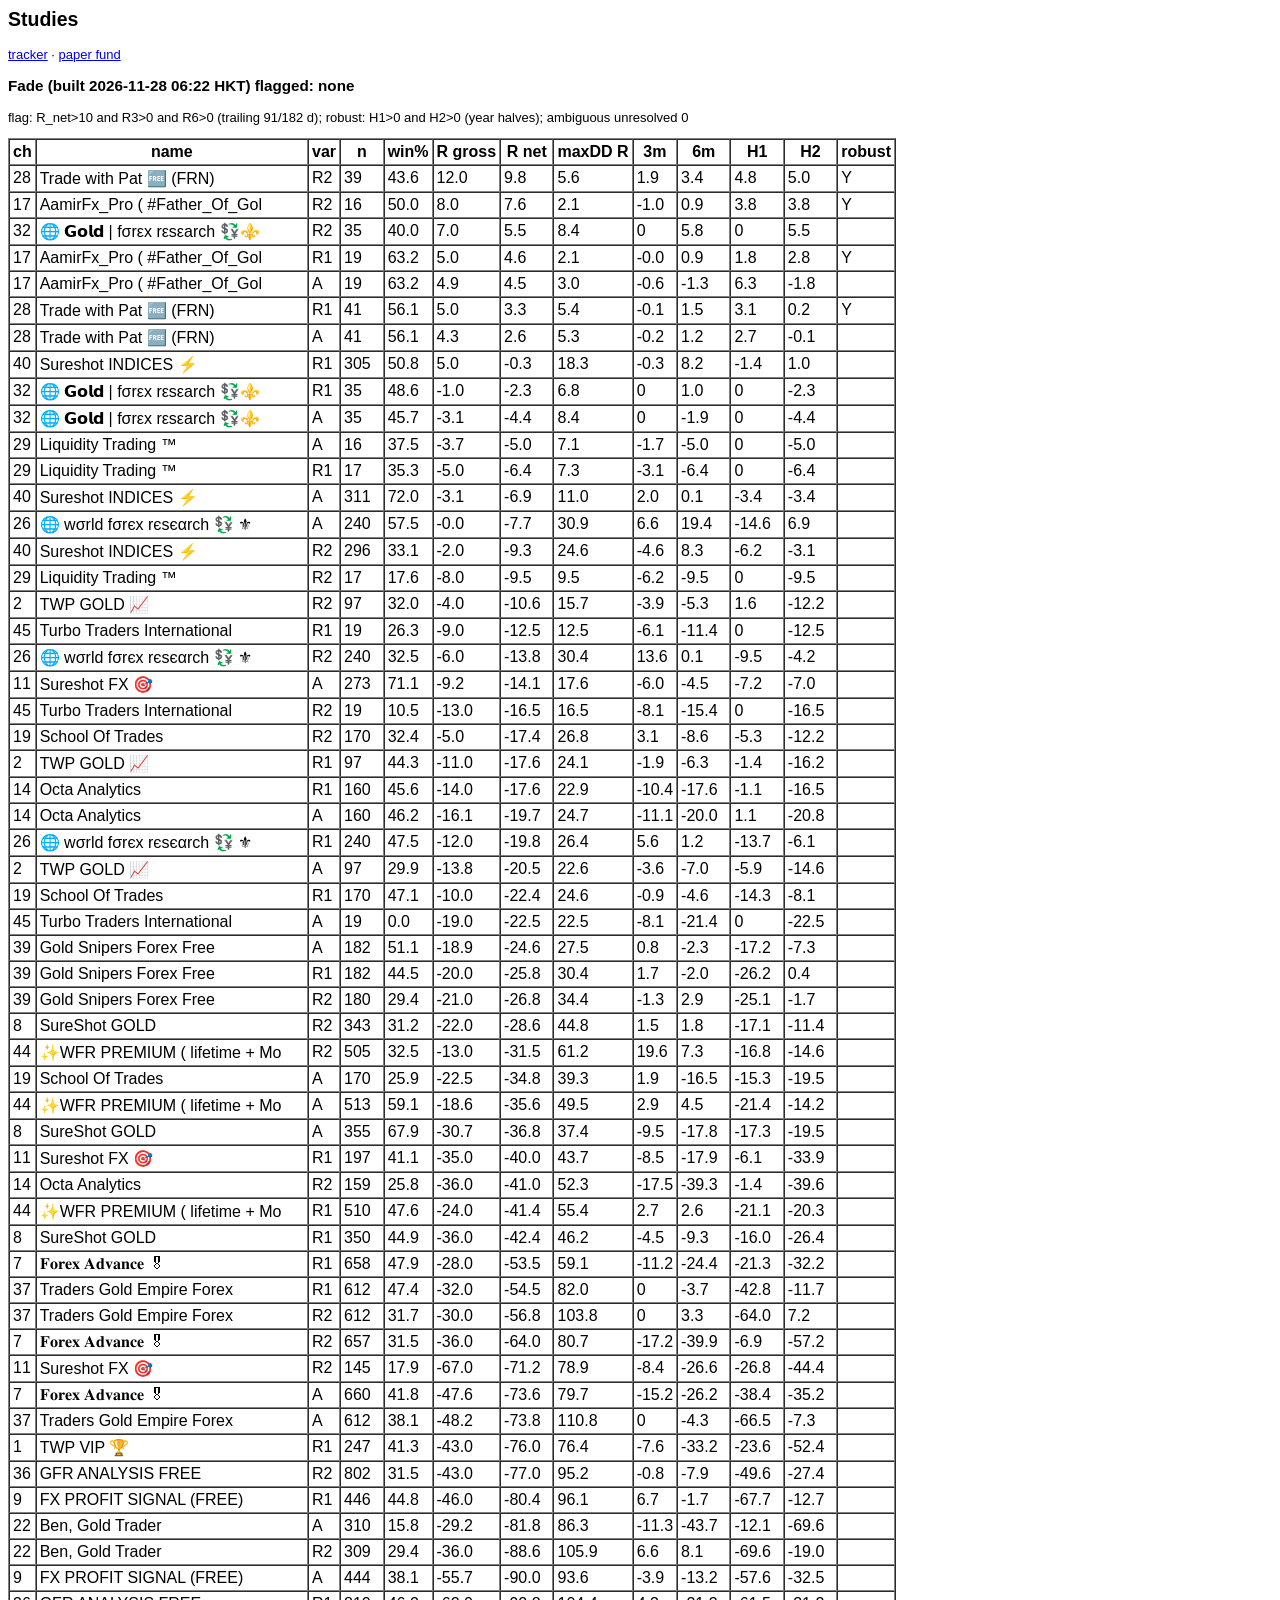
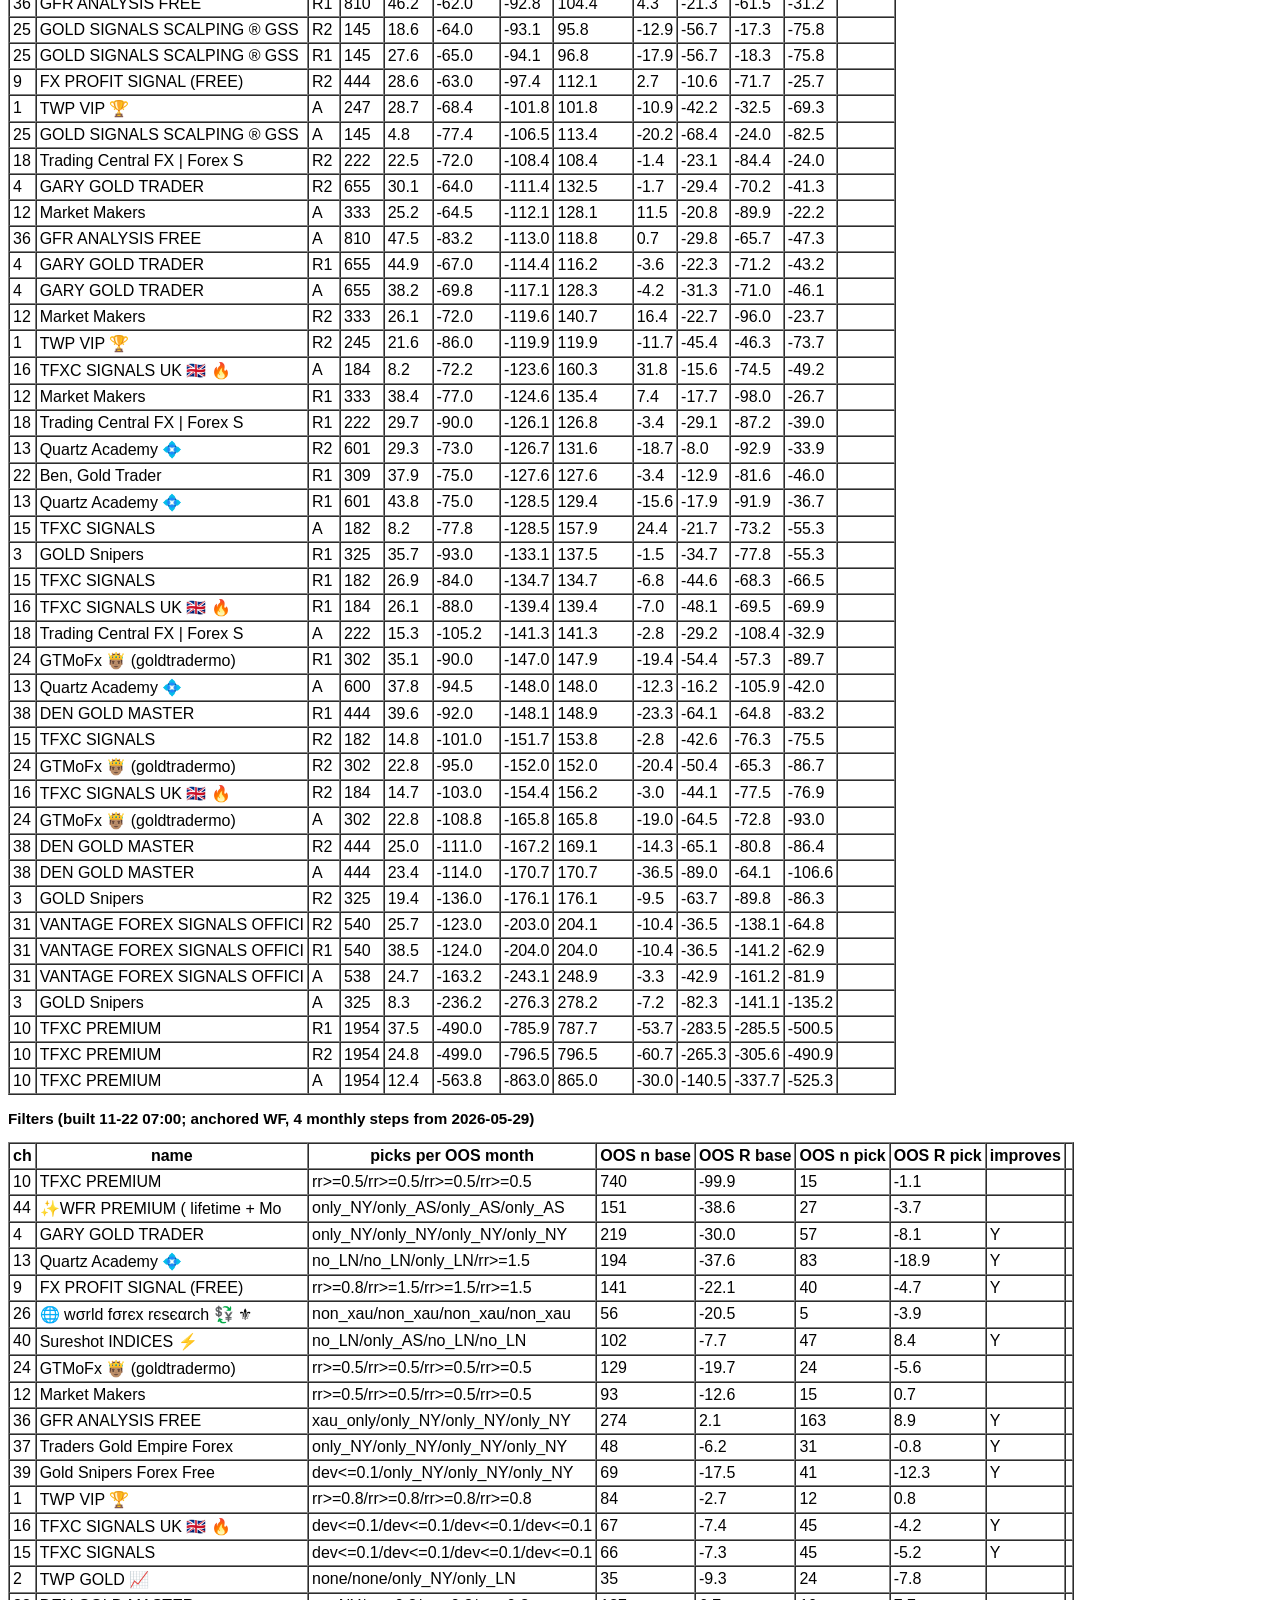
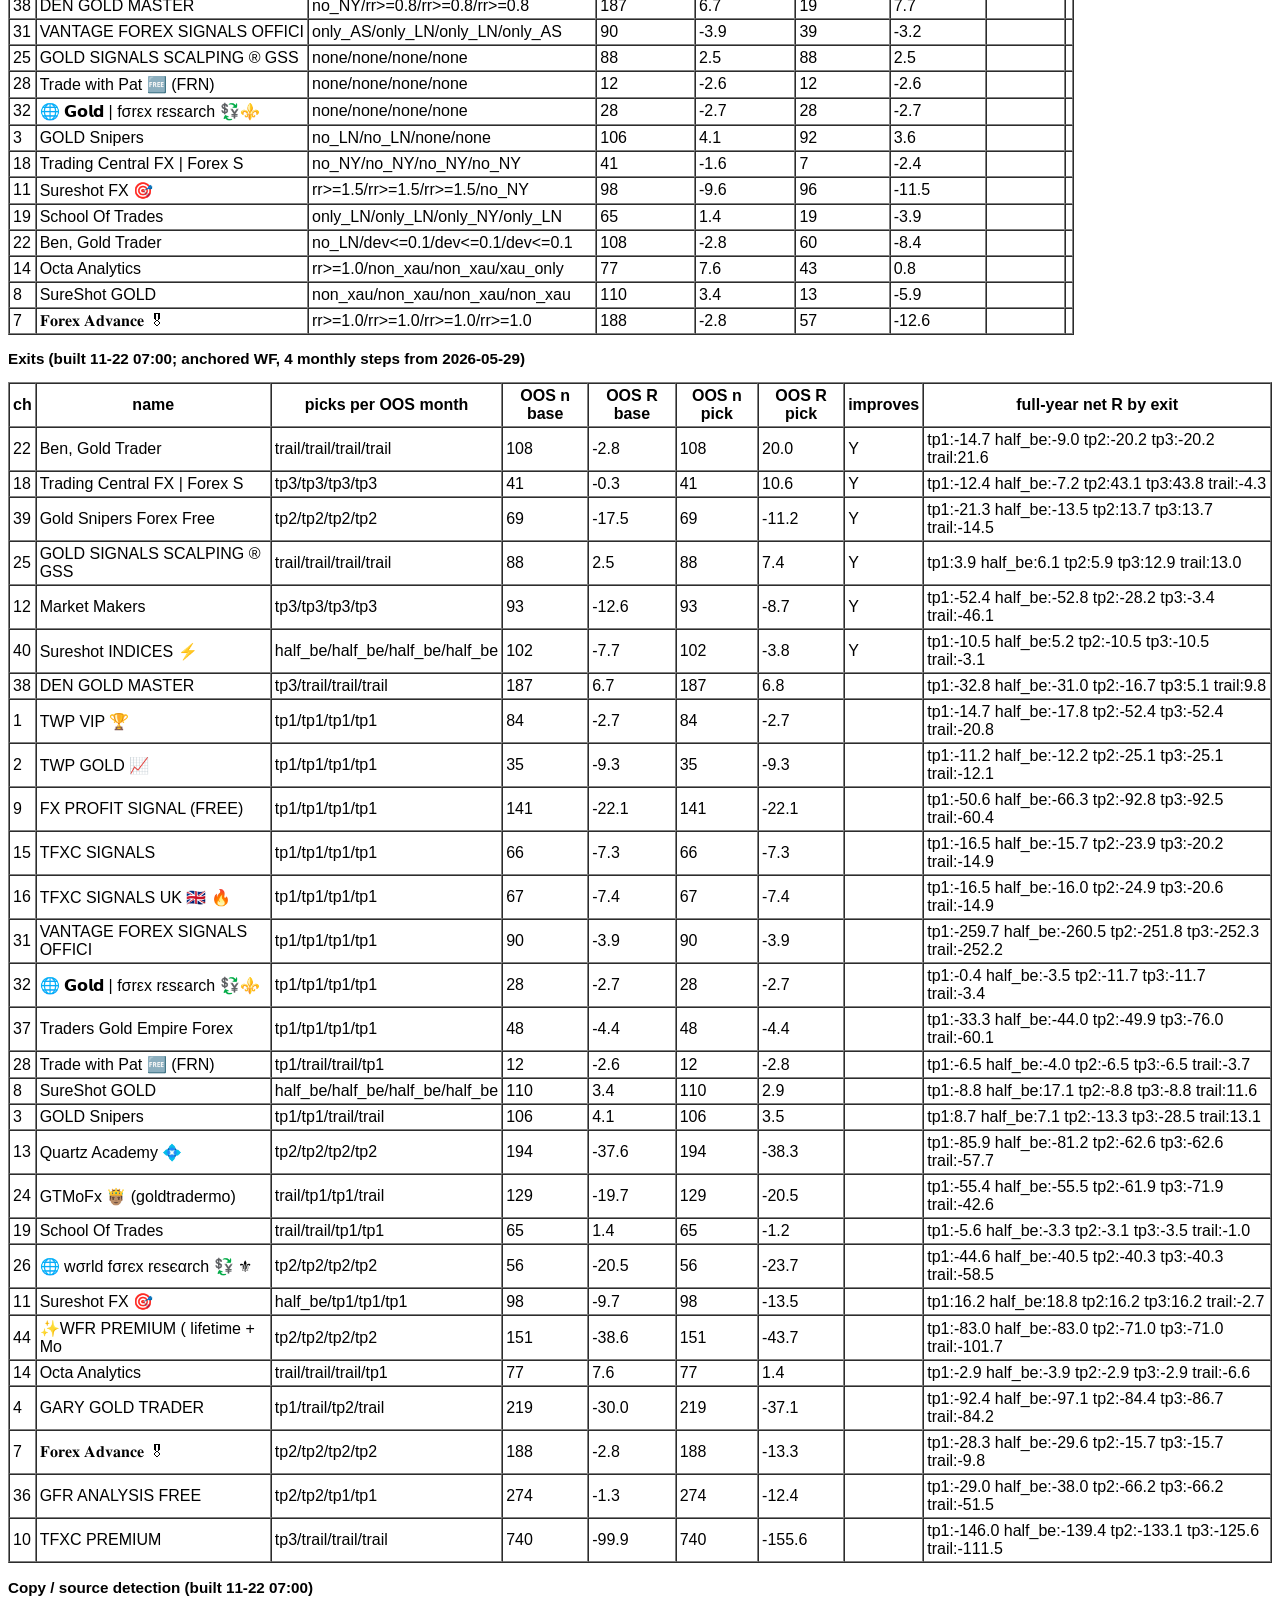
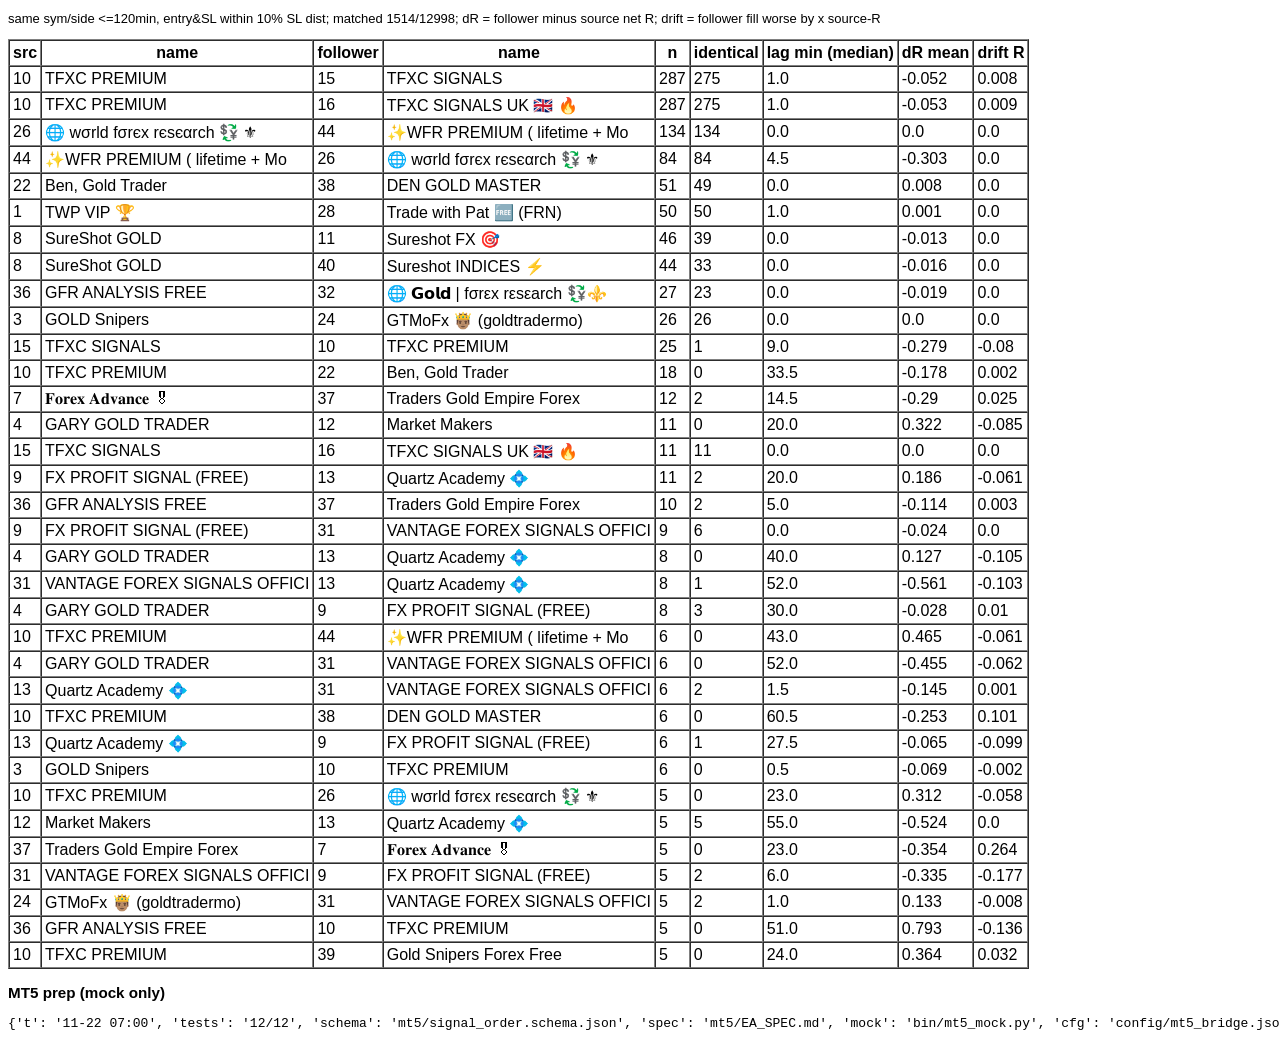
<file: studies.html>
<html><body style='font-family:sans-serif;font-size:13px'><h2>Studies</h2><p><a href='/tracker'>tracker</a> · <a href='/paper'>paper fund</a></p><h3>Fade (built 2026-11-28 06:22 HKT) flagged: none</h3><p>flag: R_net&gt;10 and R3&gt;0 and R6&gt;0 (trailing 91/182 d); robust: H1&gt;0 and H2&gt;0 (year halves); ambiguous unresolved 0</p><table border=1 cellspacing=0 cellpadding=3><tr><th>ch</th><th>name</th><th>var</th><th>n</th><th>win%</th><th>R gross</th><th>R net</th><th>maxDD R</th><th>3m</th><th>6m</th><th>H1</th><th>H2</th><th>robust</th></tr><tr><td>28</td><td>Trade with Pat 🆓 (FRN)</td><td>R2</td><td>39</td><td>43.6</td><td>12.0</td><td>9.8</td><td>5.6</td><td>1.9</td><td>3.4</td><td>4.8</td><td>5.0</td><td>Y</td></tr><tr><td>17</td><td>AamirFx_Pro ( #Father_Of_Gol</td><td>R2</td><td>16</td><td>50.0</td><td>8.0</td><td>7.6</td><td>2.1</td><td>-1.0</td><td>0.9</td><td>3.8</td><td>3.8</td><td>Y</td></tr><tr><td>32</td><td>🌐 𝗚𝗼𝗹𝗱 | fσrεx rεsεarch 💱⚜️</td><td>R2</td><td>35</td><td>40.0</td><td>7.0</td><td>5.5</td><td>8.4</td><td>0</td><td>5.8</td><td>0</td><td>5.5</td><td></td></tr><tr><td>17</td><td>AamirFx_Pro ( #Father_Of_Gol</td><td>R1</td><td>19</td><td>63.2</td><td>5.0</td><td>4.6</td><td>2.1</td><td>-0.0</td><td>0.9</td><td>1.8</td><td>2.8</td><td>Y</td></tr><tr><td>17</td><td>AamirFx_Pro ( #Father_Of_Gol</td><td>A</td><td>19</td><td>63.2</td><td>4.9</td><td>4.5</td><td>3.0</td><td>-0.6</td><td>-1.3</td><td>6.3</td><td>-1.8</td><td></td></tr><tr><td>28</td><td>Trade with Pat 🆓 (FRN)</td><td>R1</td><td>41</td><td>56.1</td><td>5.0</td><td>3.3</td><td>5.4</td><td>-0.1</td><td>1.5</td><td>3.1</td><td>0.2</td><td>Y</td></tr><tr><td>28</td><td>Trade with Pat 🆓 (FRN)</td><td>A</td><td>41</td><td>56.1</td><td>4.3</td><td>2.6</td><td>5.3</td><td>-0.2</td><td>1.2</td><td>2.7</td><td>-0.1</td><td></td></tr><tr><td>40</td><td>Sureshot INDICES ⚡️</td><td>R1</td><td>305</td><td>50.8</td><td>5.0</td><td>-0.3</td><td>18.3</td><td>-0.3</td><td>8.2</td><td>-1.4</td><td>1.0</td><td></td></tr><tr><td>32</td><td>🌐 𝗚𝗼𝗹𝗱 | fσrεx rεsεarch 💱⚜️</td><td>R1</td><td>35</td><td>48.6</td><td>-1.0</td><td>-2.3</td><td>6.8</td><td>0</td><td>1.0</td><td>0</td><td>-2.3</td><td></td></tr><tr><td>32</td><td>🌐 𝗚𝗼𝗹𝗱 | fσrεx rεsεarch 💱⚜️</td><td>A</td><td>35</td><td>45.7</td><td>-3.1</td><td>-4.4</td><td>8.4</td><td>0</td><td>-1.9</td><td>0</td><td>-4.4</td><td></td></tr><tr><td>29</td><td>Liquidity Trading ™️</td><td>A</td><td>16</td><td>37.5</td><td>-3.7</td><td>-5.0</td><td>7.1</td><td>-1.7</td><td>-5.0</td><td>0</td><td>-5.0</td><td></td></tr><tr><td>29</td><td>Liquidity Trading ™️</td><td>R1</td><td>17</td><td>35.3</td><td>-5.0</td><td>-6.4</td><td>7.3</td><td>-3.1</td><td>-6.4</td><td>0</td><td>-6.4</td><td></td></tr><tr><td>40</td><td>Sureshot INDICES ⚡️</td><td>A</td><td>311</td><td>72.0</td><td>-3.1</td><td>-6.9</td><td>11.0</td><td>2.0</td><td>0.1</td><td>-3.4</td><td>-3.4</td><td></td></tr><tr><td>26</td><td>🌐 wσrld fσrєх rєѕєαrch 💱 ⚜</td><td>A</td><td>240</td><td>57.5</td><td>-0.0</td><td>-7.7</td><td>30.9</td><td>6.6</td><td>19.4</td><td>-14.6</td><td>6.9</td><td></td></tr><tr><td>40</td><td>Sureshot INDICES ⚡️</td><td>R2</td><td>296</td><td>33.1</td><td>-2.0</td><td>-9.3</td><td>24.6</td><td>-4.6</td><td>8.3</td><td>-6.2</td><td>-3.1</td><td></td></tr><tr><td>29</td><td>Liquidity Trading ™️</td><td>R2</td><td>17</td><td>17.6</td><td>-8.0</td><td>-9.5</td><td>9.5</td><td>-6.2</td><td>-9.5</td><td>0</td><td>-9.5</td><td></td></tr><tr><td>2</td><td>TWP GOLD 📈</td><td>R2</td><td>97</td><td>32.0</td><td>-4.0</td><td>-10.6</td><td>15.7</td><td>-3.9</td><td>-5.3</td><td>1.6</td><td>-12.2</td><td></td></tr><tr><td>45</td><td>Turbo Traders International </td><td>R1</td><td>19</td><td>26.3</td><td>-9.0</td><td>-12.5</td><td>12.5</td><td>-6.1</td><td>-11.4</td><td>0</td><td>-12.5</td><td></td></tr><tr><td>26</td><td>🌐 wσrld fσrєх rєѕєαrch 💱 ⚜</td><td>R2</td><td>240</td><td>32.5</td><td>-6.0</td><td>-13.8</td><td>30.4</td><td>13.6</td><td>0.1</td><td>-9.5</td><td>-4.2</td><td></td></tr><tr><td>11</td><td>Sureshot FX 🎯</td><td>A</td><td>273</td><td>71.1</td><td>-9.2</td><td>-14.1</td><td>17.6</td><td>-6.0</td><td>-4.5</td><td>-7.2</td><td>-7.0</td><td></td></tr><tr><td>45</td><td>Turbo Traders International </td><td>R2</td><td>19</td><td>10.5</td><td>-13.0</td><td>-16.5</td><td>16.5</td><td>-8.1</td><td>-15.4</td><td>0</td><td>-16.5</td><td></td></tr><tr><td>19</td><td>School Of Trades</td><td>R2</td><td>170</td><td>32.4</td><td>-5.0</td><td>-17.4</td><td>26.8</td><td>3.1</td><td>-8.6</td><td>-5.3</td><td>-12.2</td><td></td></tr><tr><td>2</td><td>TWP GOLD 📈</td><td>R1</td><td>97</td><td>44.3</td><td>-11.0</td><td>-17.6</td><td>24.1</td><td>-1.9</td><td>-6.3</td><td>-1.4</td><td>-16.2</td><td></td></tr><tr><td>14</td><td>Octa Analytics</td><td>R1</td><td>160</td><td>45.6</td><td>-14.0</td><td>-17.6</td><td>22.9</td><td>-10.4</td><td>-17.6</td><td>-1.1</td><td>-16.5</td><td></td></tr><tr><td>14</td><td>Octa Analytics</td><td>A</td><td>160</td><td>46.2</td><td>-16.1</td><td>-19.7</td><td>24.7</td><td>-11.1</td><td>-20.0</td><td>1.1</td><td>-20.8</td><td></td></tr><tr><td>26</td><td>🌐 wσrld fσrєх rєѕєαrch 💱 ⚜</td><td>R1</td><td>240</td><td>47.5</td><td>-12.0</td><td>-19.8</td><td>26.4</td><td>5.6</td><td>1.2</td><td>-13.7</td><td>-6.1</td><td></td></tr><tr><td>2</td><td>TWP GOLD 📈</td><td>A</td><td>97</td><td>29.9</td><td>-13.8</td><td>-20.5</td><td>22.6</td><td>-3.6</td><td>-7.0</td><td>-5.9</td><td>-14.6</td><td></td></tr><tr><td>19</td><td>School Of Trades</td><td>R1</td><td>170</td><td>47.1</td><td>-10.0</td><td>-22.4</td><td>24.6</td><td>-0.9</td><td>-4.6</td><td>-14.3</td><td>-8.1</td><td></td></tr><tr><td>45</td><td>Turbo Traders International </td><td>A</td><td>19</td><td>0.0</td><td>-19.0</td><td>-22.5</td><td>22.5</td><td>-8.1</td><td>-21.4</td><td>0</td><td>-22.5</td><td></td></tr><tr><td>39</td><td>Gold Snipers Forex Free</td><td>A</td><td>182</td><td>51.1</td><td>-18.9</td><td>-24.6</td><td>27.5</td><td>0.8</td><td>-2.3</td><td>-17.2</td><td>-7.3</td><td></td></tr><tr><td>39</td><td>Gold Snipers Forex Free</td><td>R1</td><td>182</td><td>44.5</td><td>-20.0</td><td>-25.8</td><td>30.4</td><td>1.7</td><td>-2.0</td><td>-26.2</td><td>0.4</td><td></td></tr><tr><td>39</td><td>Gold Snipers Forex Free</td><td>R2</td><td>180</td><td>29.4</td><td>-21.0</td><td>-26.8</td><td>34.4</td><td>-1.3</td><td>2.9</td><td>-25.1</td><td>-1.7</td><td></td></tr><tr><td>8</td><td>SureShot GOLD</td><td>R2</td><td>343</td><td>31.2</td><td>-22.0</td><td>-28.6</td><td>44.8</td><td>1.5</td><td>1.8</td><td>-17.1</td><td>-11.4</td><td></td></tr><tr><td>44</td><td>✨WFR PREMIUM ( lifetime + Mo</td><td>R2</td><td>505</td><td>32.5</td><td>-13.0</td><td>-31.5</td><td>61.2</td><td>19.6</td><td>7.3</td><td>-16.8</td><td>-14.6</td><td></td></tr><tr><td>19</td><td>School Of Trades</td><td>A</td><td>170</td><td>25.9</td><td>-22.5</td><td>-34.8</td><td>39.3</td><td>1.9</td><td>-16.5</td><td>-15.3</td><td>-19.5</td><td></td></tr><tr><td>44</td><td>✨WFR PREMIUM ( lifetime + Mo</td><td>A</td><td>513</td><td>59.1</td><td>-18.6</td><td>-35.6</td><td>49.5</td><td>2.9</td><td>4.5</td><td>-21.4</td><td>-14.2</td><td></td></tr><tr><td>8</td><td>SureShot GOLD</td><td>A</td><td>355</td><td>67.9</td><td>-30.7</td><td>-36.8</td><td>37.4</td><td>-9.5</td><td>-17.8</td><td>-17.3</td><td>-19.5</td><td></td></tr><tr><td>11</td><td>Sureshot FX 🎯</td><td>R1</td><td>197</td><td>41.1</td><td>-35.0</td><td>-40.0</td><td>43.7</td><td>-8.5</td><td>-17.9</td><td>-6.1</td><td>-33.9</td><td></td></tr><tr><td>14</td><td>Octa Analytics</td><td>R2</td><td>159</td><td>25.8</td><td>-36.0</td><td>-41.0</td><td>52.3</td><td>-17.5</td><td>-39.3</td><td>-1.4</td><td>-39.6</td><td></td></tr><tr><td>44</td><td>✨WFR PREMIUM ( lifetime + Mo</td><td>R1</td><td>510</td><td>47.6</td><td>-24.0</td><td>-41.4</td><td>55.4</td><td>2.7</td><td>2.6</td><td>-21.1</td><td>-20.3</td><td></td></tr><tr><td>8</td><td>SureShot GOLD</td><td>R1</td><td>350</td><td>44.9</td><td>-36.0</td><td>-42.4</td><td>46.2</td><td>-4.5</td><td>-9.3</td><td>-16.0</td><td>-26.4</td><td></td></tr><tr><td>7</td><td>𝐅𝐨𝐫𝐞𝐱 𝐀𝐝𝐯𝐚𝐧𝐜𝐞 🎖</td><td>R1</td><td>658</td><td>47.9</td><td>-28.0</td><td>-53.5</td><td>59.1</td><td>-11.2</td><td>-24.4</td><td>-21.3</td><td>-32.2</td><td></td></tr><tr><td>37</td><td>Traders Gold Empire Forex</td><td>R1</td><td>612</td><td>47.4</td><td>-32.0</td><td>-54.5</td><td>82.0</td><td>0</td><td>-3.7</td><td>-42.8</td><td>-11.7</td><td></td></tr><tr><td>37</td><td>Traders Gold Empire Forex</td><td>R2</td><td>612</td><td>31.7</td><td>-30.0</td><td>-56.8</td><td>103.8</td><td>0</td><td>3.3</td><td>-64.0</td><td>7.2</td><td></td></tr><tr><td>7</td><td>𝐅𝐨𝐫𝐞𝐱 𝐀𝐝𝐯𝐚𝐧𝐜𝐞 🎖</td><td>R2</td><td>657</td><td>31.5</td><td>-36.0</td><td>-64.0</td><td>80.7</td><td>-17.2</td><td>-39.9</td><td>-6.9</td><td>-57.2</td><td></td></tr><tr><td>11</td><td>Sureshot FX 🎯</td><td>R2</td><td>145</td><td>17.9</td><td>-67.0</td><td>-71.2</td><td>78.9</td><td>-8.4</td><td>-26.6</td><td>-26.8</td><td>-44.4</td><td></td></tr><tr><td>7</td><td>𝐅𝐨𝐫𝐞𝐱 𝐀𝐝𝐯𝐚𝐧𝐜𝐞 🎖</td><td>A</td><td>660</td><td>41.8</td><td>-47.6</td><td>-73.6</td><td>79.7</td><td>-15.2</td><td>-26.2</td><td>-38.4</td><td>-35.2</td><td></td></tr><tr><td>37</td><td>Traders Gold Empire Forex</td><td>A</td><td>612</td><td>38.1</td><td>-48.2</td><td>-73.8</td><td>110.8</td><td>0</td><td>-4.3</td><td>-66.5</td><td>-7.3</td><td></td></tr><tr><td>1</td><td>TWP VIP 🏆</td><td>R1</td><td>247</td><td>41.3</td><td>-43.0</td><td>-76.0</td><td>76.4</td><td>-7.6</td><td>-33.2</td><td>-23.6</td><td>-52.4</td><td></td></tr><tr><td>36</td><td>GFR ANALYSIS FREE</td><td>R2</td><td>802</td><td>31.5</td><td>-43.0</td><td>-77.0</td><td>95.2</td><td>-0.8</td><td>-7.9</td><td>-49.6</td><td>-27.4</td><td></td></tr><tr><td>9</td><td>FX PROFIT SIGNAL (FREE)</td><td>R1</td><td>446</td><td>44.8</td><td>-46.0</td><td>-80.4</td><td>96.1</td><td>6.7</td><td>-1.7</td><td>-67.7</td><td>-12.7</td><td></td></tr><tr><td>22</td><td>Ben, Gold Trader</td><td>A</td><td>310</td><td>15.8</td><td>-29.2</td><td>-81.8</td><td>86.3</td><td>-11.3</td><td>-43.7</td><td>-12.1</td><td>-69.6</td><td></td></tr><tr><td>22</td><td>Ben, Gold Trader</td><td>R2</td><td>309</td><td>29.4</td><td>-36.0</td><td>-88.6</td><td>105.9</td><td>6.6</td><td>8.1</td><td>-69.6</td><td>-19.0</td><td></td></tr><tr><td>9</td><td>FX PROFIT SIGNAL (FREE)</td><td>A</td><td>444</td><td>38.1</td><td>-55.7</td><td>-90.0</td><td>93.6</td><td>-3.9</td><td>-13.2</td><td>-57.6</td><td>-32.5</td><td></td></tr><tr><td>36</td><td>GFR ANALYSIS FREE</td><td>R1</td><td>810</td><td>46.2</td><td>-62.0</td><td>-92.8</td><td>104.4</td><td>4.3</td><td>-21.3</td><td>-61.5</td><td>-31.2</td><td></td></tr><tr><td>25</td><td>GOLD SIGNALS SCALPING ® GSS</td><td>R2</td><td>145</td><td>18.6</td><td>-64.0</td><td>-93.1</td><td>95.8</td><td>-12.9</td><td>-56.7</td><td>-17.3</td><td>-75.8</td><td></td></tr><tr><td>25</td><td>GOLD SIGNALS SCALPING ® GSS</td><td>R1</td><td>145</td><td>27.6</td><td>-65.0</td><td>-94.1</td><td>96.8</td><td>-17.9</td><td>-56.7</td><td>-18.3</td><td>-75.8</td><td></td></tr><tr><td>9</td><td>FX PROFIT SIGNAL (FREE)</td><td>R2</td><td>444</td><td>28.6</td><td>-63.0</td><td>-97.4</td><td>112.1</td><td>2.7</td><td>-10.6</td><td>-71.7</td><td>-25.7</td><td></td></tr><tr><td>1</td><td>TWP VIP 🏆</td><td>A</td><td>247</td><td>28.7</td><td>-68.4</td><td>-101.8</td><td>101.8</td><td>-10.9</td><td>-42.2</td><td>-32.5</td><td>-69.3</td><td></td></tr><tr><td>25</td><td>GOLD SIGNALS SCALPING ® GSS</td><td>A</td><td>145</td><td>4.8</td><td>-77.4</td><td>-106.5</td><td>113.4</td><td>-20.2</td><td>-68.4</td><td>-24.0</td><td>-82.5</td><td></td></tr><tr><td>18</td><td>Trading Central FX | Forex S</td><td>R2</td><td>222</td><td>22.5</td><td>-72.0</td><td>-108.4</td><td>108.4</td><td>-1.4</td><td>-23.1</td><td>-84.4</td><td>-24.0</td><td></td></tr><tr><td>4</td><td>GARY GOLD TRADER</td><td>R2</td><td>655</td><td>30.1</td><td>-64.0</td><td>-111.4</td><td>132.5</td><td>-1.7</td><td>-29.4</td><td>-70.2</td><td>-41.3</td><td></td></tr><tr><td>12</td><td>Market Makers</td><td>A</td><td>333</td><td>25.2</td><td>-64.5</td><td>-112.1</td><td>128.1</td><td>11.5</td><td>-20.8</td><td>-89.9</td><td>-22.2</td><td></td></tr><tr><td>36</td><td>GFR ANALYSIS FREE</td><td>A</td><td>810</td><td>47.5</td><td>-83.2</td><td>-113.0</td><td>118.8</td><td>0.7</td><td>-29.8</td><td>-65.7</td><td>-47.3</td><td></td></tr><tr><td>4</td><td>GARY GOLD TRADER</td><td>R1</td><td>655</td><td>44.9</td><td>-67.0</td><td>-114.4</td><td>116.2</td><td>-3.6</td><td>-22.3</td><td>-71.2</td><td>-43.2</td><td></td></tr><tr><td>4</td><td>GARY GOLD TRADER</td><td>A</td><td>655</td><td>38.2</td><td>-69.8</td><td>-117.1</td><td>128.3</td><td>-4.2</td><td>-31.3</td><td>-71.0</td><td>-46.1</td><td></td></tr><tr><td>12</td><td>Market Makers</td><td>R2</td><td>333</td><td>26.1</td><td>-72.0</td><td>-119.6</td><td>140.7</td><td>16.4</td><td>-22.7</td><td>-96.0</td><td>-23.7</td><td></td></tr><tr><td>1</td><td>TWP VIP 🏆</td><td>R2</td><td>245</td><td>21.6</td><td>-86.0</td><td>-119.9</td><td>119.9</td><td>-11.7</td><td>-45.4</td><td>-46.3</td><td>-73.7</td><td></td></tr><tr><td>16</td><td>TFXC SIGNALS UK 🇬🇧 🔥</td><td>A</td><td>184</td><td>8.2</td><td>-72.2</td><td>-123.6</td><td>160.3</td><td>31.8</td><td>-15.6</td><td>-74.5</td><td>-49.2</td><td></td></tr><tr><td>12</td><td>Market Makers</td><td>R1</td><td>333</td><td>38.4</td><td>-77.0</td><td>-124.6</td><td>135.4</td><td>7.4</td><td>-17.7</td><td>-98.0</td><td>-26.7</td><td></td></tr><tr><td>18</td><td>Trading Central FX | Forex S</td><td>R1</td><td>222</td><td>29.7</td><td>-90.0</td><td>-126.1</td><td>126.8</td><td>-3.4</td><td>-29.1</td><td>-87.2</td><td>-39.0</td><td></td></tr><tr><td>13</td><td>Quartz Academy 💠</td><td>R2</td><td>601</td><td>29.3</td><td>-73.0</td><td>-126.7</td><td>131.6</td><td>-18.7</td><td>-8.0</td><td>-92.9</td><td>-33.9</td><td></td></tr><tr><td>22</td><td>Ben, Gold Trader</td><td>R1</td><td>309</td><td>37.9</td><td>-75.0</td><td>-127.6</td><td>127.6</td><td>-3.4</td><td>-12.9</td><td>-81.6</td><td>-46.0</td><td></td></tr><tr><td>13</td><td>Quartz Academy 💠</td><td>R1</td><td>601</td><td>43.8</td><td>-75.0</td><td>-128.5</td><td>129.4</td><td>-15.6</td><td>-17.9</td><td>-91.9</td><td>-36.7</td><td></td></tr><tr><td>15</td><td>TFXC SIGNALS</td><td>A</td><td>182</td><td>8.2</td><td>-77.8</td><td>-128.5</td><td>157.9</td><td>24.4</td><td>-21.7</td><td>-73.2</td><td>-55.3</td><td></td></tr><tr><td>3</td><td>GOLD Snipers</td><td>R1</td><td>325</td><td>35.7</td><td>-93.0</td><td>-133.1</td><td>137.5</td><td>-1.5</td><td>-34.7</td><td>-77.8</td><td>-55.3</td><td></td></tr><tr><td>15</td><td>TFXC SIGNALS</td><td>R1</td><td>182</td><td>26.9</td><td>-84.0</td><td>-134.7</td><td>134.7</td><td>-6.8</td><td>-44.6</td><td>-68.3</td><td>-66.5</td><td></td></tr><tr><td>16</td><td>TFXC SIGNALS UK 🇬🇧 🔥</td><td>R1</td><td>184</td><td>26.1</td><td>-88.0</td><td>-139.4</td><td>139.4</td><td>-7.0</td><td>-48.1</td><td>-69.5</td><td>-69.9</td><td></td></tr><tr><td>18</td><td>Trading Central FX | Forex S</td><td>A</td><td>222</td><td>15.3</td><td>-105.2</td><td>-141.3</td><td>141.3</td><td>-2.8</td><td>-29.2</td><td>-108.4</td><td>-32.9</td><td></td></tr><tr><td>24</td><td>GTMoFx 🤴🏽 (goldtradermo)</td><td>R1</td><td>302</td><td>35.1</td><td>-90.0</td><td>-147.0</td><td>147.9</td><td>-19.4</td><td>-54.4</td><td>-57.3</td><td>-89.7</td><td></td></tr><tr><td>13</td><td>Quartz Academy 💠</td><td>A</td><td>600</td><td>37.8</td><td>-94.5</td><td>-148.0</td><td>148.0</td><td>-12.3</td><td>-16.2</td><td>-105.9</td><td>-42.0</td><td></td></tr><tr><td>38</td><td>DEN GOLD MASTER</td><td>R1</td><td>444</td><td>39.6</td><td>-92.0</td><td>-148.1</td><td>148.9</td><td>-23.3</td><td>-64.1</td><td>-64.8</td><td>-83.2</td><td></td></tr><tr><td>15</td><td>TFXC SIGNALS</td><td>R2</td><td>182</td><td>14.8</td><td>-101.0</td><td>-151.7</td><td>153.8</td><td>-2.8</td><td>-42.6</td><td>-76.3</td><td>-75.5</td><td></td></tr><tr><td>24</td><td>GTMoFx 🤴🏽 (goldtradermo)</td><td>R2</td><td>302</td><td>22.8</td><td>-95.0</td><td>-152.0</td><td>152.0</td><td>-20.4</td><td>-50.4</td><td>-65.3</td><td>-86.7</td><td></td></tr><tr><td>16</td><td>TFXC SIGNALS UK 🇬🇧 🔥</td><td>R2</td><td>184</td><td>14.7</td><td>-103.0</td><td>-154.4</td><td>156.2</td><td>-3.0</td><td>-44.1</td><td>-77.5</td><td>-76.9</td><td></td></tr><tr><td>24</td><td>GTMoFx 🤴🏽 (goldtradermo)</td><td>A</td><td>302</td><td>22.8</td><td>-108.8</td><td>-165.8</td><td>165.8</td><td>-19.0</td><td>-64.5</td><td>-72.8</td><td>-93.0</td><td></td></tr><tr><td>38</td><td>DEN GOLD MASTER</td><td>R2</td><td>444</td><td>25.0</td><td>-111.0</td><td>-167.2</td><td>169.1</td><td>-14.3</td><td>-65.1</td><td>-80.8</td><td>-86.4</td><td></td></tr><tr><td>38</td><td>DEN GOLD MASTER</td><td>A</td><td>444</td><td>23.4</td><td>-114.0</td><td>-170.7</td><td>170.7</td><td>-36.5</td><td>-89.0</td><td>-64.1</td><td>-106.6</td><td></td></tr><tr><td>3</td><td>GOLD Snipers</td><td>R2</td><td>325</td><td>19.4</td><td>-136.0</td><td>-176.1</td><td>176.1</td><td>-9.5</td><td>-63.7</td><td>-89.8</td><td>-86.3</td><td></td></tr><tr><td>31</td><td>VANTAGE FOREX SIGNALS OFFICI</td><td>R2</td><td>540</td><td>25.7</td><td>-123.0</td><td>-203.0</td><td>204.1</td><td>-10.4</td><td>-36.5</td><td>-138.1</td><td>-64.8</td><td></td></tr><tr><td>31</td><td>VANTAGE FOREX SIGNALS OFFICI</td><td>R1</td><td>540</td><td>38.5</td><td>-124.0</td><td>-204.0</td><td>204.0</td><td>-10.4</td><td>-36.5</td><td>-141.2</td><td>-62.9</td><td></td></tr><tr><td>31</td><td>VANTAGE FOREX SIGNALS OFFICI</td><td>A</td><td>538</td><td>24.7</td><td>-163.2</td><td>-243.1</td><td>248.9</td><td>-3.3</td><td>-42.9</td><td>-161.2</td><td>-81.9</td><td></td></tr><tr><td>3</td><td>GOLD Snipers</td><td>A</td><td>325</td><td>8.3</td><td>-236.2</td><td>-276.3</td><td>278.2</td><td>-7.2</td><td>-82.3</td><td>-141.1</td><td>-135.2</td><td></td></tr><tr><td>10</td><td>TFXC PREMIUM</td><td>R1</td><td>1954</td><td>37.5</td><td>-490.0</td><td>-785.9</td><td>787.7</td><td>-53.7</td><td>-283.5</td><td>-285.5</td><td>-500.5</td><td></td></tr><tr><td>10</td><td>TFXC PREMIUM</td><td>R2</td><td>1954</td><td>24.8</td><td>-499.0</td><td>-796.5</td><td>796.5</td><td>-60.7</td><td>-265.3</td><td>-305.6</td><td>-490.9</td><td></td></tr><tr><td>10</td><td>TFXC PREMIUM</td><td>A</td><td>1954</td><td>12.4</td><td>-563.8</td><td>-863.0</td><td>865.0</td><td>-30.0</td><td>-140.5</td><td>-337.7</td><td>-525.3</td><td></td></tr></table><h3>Filters (built 11-22 07:00; anchored WF, 4 monthly steps from 2026-05-29)</h3><table border=1 cellspacing=0 cellpadding=3><tr><th>ch</th><th>name</th><th>picks per OOS month</th><th>OOS n base</th><th>OOS R base</th><th>OOS n pick</th><th>OOS R pick</th><th>improves</th><th></th></tr><tr><td>10</td><td>TFXC PREMIUM</td><td>rr>=0.5/rr>=0.5/rr>=0.5/rr>=0.5</td><td>740</td><td>-99.9</td><td>15</td><td>-1.1</td><td></td><td></td></tr><tr><td>44</td><td>✨WFR PREMIUM ( lifetime + Mo</td><td>only_NY/only_AS/only_AS/only_AS</td><td>151</td><td>-38.6</td><td>27</td><td>-3.7</td><td></td><td></td></tr><tr><td>4</td><td>GARY GOLD TRADER</td><td>only_NY/only_NY/only_NY/only_NY</td><td>219</td><td>-30.0</td><td>57</td><td>-8.1</td><td>Y</td><td></td></tr><tr><td>13</td><td>Quartz Academy 💠</td><td>no_LN/no_LN/only_LN/rr>=1.5</td><td>194</td><td>-37.6</td><td>83</td><td>-18.9</td><td>Y</td><td></td></tr><tr><td>9</td><td>FX PROFIT SIGNAL (FREE)</td><td>rr>=0.8/rr>=1.5/rr>=1.5/rr>=1.5</td><td>141</td><td>-22.1</td><td>40</td><td>-4.7</td><td>Y</td><td></td></tr><tr><td>26</td><td>🌐 wσrld fσrєх rєѕєαrch 💱 ⚜</td><td>non_xau/non_xau/non_xau/non_xau</td><td>56</td><td>-20.5</td><td>5</td><td>-3.9</td><td></td><td></td></tr><tr><td>40</td><td>Sureshot INDICES ⚡️</td><td>no_LN/only_AS/no_LN/no_LN</td><td>102</td><td>-7.7</td><td>47</td><td>8.4</td><td>Y</td><td></td></tr><tr><td>24</td><td>GTMoFx 🤴🏽 (goldtradermo)</td><td>rr>=0.5/rr>=0.5/rr>=0.5/rr>=0.5</td><td>129</td><td>-19.7</td><td>24</td><td>-5.6</td><td></td><td></td></tr><tr><td>12</td><td>Market Makers</td><td>rr>=0.5/rr>=0.5/rr>=0.5/rr>=0.5</td><td>93</td><td>-12.6</td><td>15</td><td>0.7</td><td></td><td></td></tr><tr><td>36</td><td>GFR ANALYSIS FREE</td><td>xau_only/only_NY/only_NY/only_NY</td><td>274</td><td>2.1</td><td>163</td><td>8.9</td><td>Y</td><td></td></tr><tr><td>37</td><td>Traders Gold Empire Forex</td><td>only_NY/only_NY/only_NY/only_NY</td><td>48</td><td>-6.2</td><td>31</td><td>-0.8</td><td>Y</td><td></td></tr><tr><td>39</td><td>Gold Snipers Forex Free</td><td>dev<=0.1/only_NY/only_NY/only_NY</td><td>69</td><td>-17.5</td><td>41</td><td>-12.3</td><td>Y</td><td></td></tr><tr><td>1</td><td>TWP VIP 🏆</td><td>rr>=0.8/rr>=0.8/rr>=0.8/rr>=0.8</td><td>84</td><td>-2.7</td><td>12</td><td>0.8</td><td></td><td></td></tr><tr><td>16</td><td>TFXC SIGNALS UK 🇬🇧 🔥</td><td>dev<=0.1/dev<=0.1/dev<=0.1/dev<=0.1</td><td>67</td><td>-7.4</td><td>45</td><td>-4.2</td><td>Y</td><td></td></tr><tr><td>15</td><td>TFXC SIGNALS</td><td>dev<=0.1/dev<=0.1/dev<=0.1/dev<=0.1</td><td>66</td><td>-7.3</td><td>45</td><td>-5.2</td><td>Y</td><td></td></tr><tr><td>2</td><td>TWP GOLD 📈</td><td>none/none/only_NY/only_LN</td><td>35</td><td>-9.3</td><td>24</td><td>-7.8</td><td></td><td></td></tr><tr><td>38</td><td>DEN GOLD MASTER</td><td>no_NY/rr>=0.8/rr>=0.8/rr>=0.8</td><td>187</td><td>6.7</td><td>19</td><td>7.7</td><td></td><td></td></tr><tr><td>31</td><td>VANTAGE FOREX SIGNALS OFFICI</td><td>only_AS/only_LN/only_LN/only_AS</td><td>90</td><td>-3.9</td><td>39</td><td>-3.2</td><td></td><td></td></tr><tr><td>25</td><td>GOLD SIGNALS SCALPING ® GSS</td><td>none/none/none/none</td><td>88</td><td>2.5</td><td>88</td><td>2.5</td><td></td><td></td></tr><tr><td>28</td><td>Trade with Pat 🆓 (FRN)</td><td>none/none/none/none</td><td>12</td><td>-2.6</td><td>12</td><td>-2.6</td><td></td><td></td></tr><tr><td>32</td><td>🌐 𝗚𝗼𝗹𝗱 | fσrεx rεsεarch 💱⚜️</td><td>none/none/none/none</td><td>28</td><td>-2.7</td><td>28</td><td>-2.7</td><td></td><td></td></tr><tr><td>3</td><td>GOLD Snipers</td><td>no_LN/no_LN/none/none</td><td>106</td><td>4.1</td><td>92</td><td>3.6</td><td></td><td></td></tr><tr><td>18</td><td>Trading Central FX | Forex S</td><td>no_NY/no_NY/no_NY/no_NY</td><td>41</td><td>-1.6</td><td>7</td><td>-2.4</td><td></td><td></td></tr><tr><td>11</td><td>Sureshot FX 🎯</td><td>rr>=1.5/rr>=1.5/rr>=1.5/no_NY</td><td>98</td><td>-9.6</td><td>96</td><td>-11.5</td><td></td><td></td></tr><tr><td>19</td><td>School Of Trades</td><td>only_LN/only_LN/only_NY/only_LN</td><td>65</td><td>1.4</td><td>19</td><td>-3.9</td><td></td><td></td></tr><tr><td>22</td><td>Ben, Gold Trader</td><td>no_LN/dev<=0.1/dev<=0.1/dev<=0.1</td><td>108</td><td>-2.8</td><td>60</td><td>-8.4</td><td></td><td></td></tr><tr><td>14</td><td>Octa Analytics</td><td>rr>=1.0/non_xau/non_xau/xau_only</td><td>77</td><td>7.6</td><td>43</td><td>0.8</td><td></td><td></td></tr><tr><td>8</td><td>SureShot GOLD</td><td>non_xau/non_xau/non_xau/non_xau</td><td>110</td><td>3.4</td><td>13</td><td>-5.9</td><td></td><td></td></tr><tr><td>7</td><td>𝐅𝐨𝐫𝐞𝐱 𝐀𝐝𝐯𝐚𝐧𝐜𝐞 🎖</td><td>rr>=1.0/rr>=1.0/rr>=1.0/rr>=1.0</td><td>188</td><td>-2.8</td><td>57</td><td>-12.6</td><td></td><td></td></tr></table><h3>Exits (built 11-22 07:00; anchored WF, 4 monthly steps from 2026-05-29)</h3><table border=1 cellspacing=0 cellpadding=3><tr><th>ch</th><th>name</th><th>picks per OOS month</th><th>OOS n base</th><th>OOS R base</th><th>OOS n pick</th><th>OOS R pick</th><th>improves</th><th>full-year net R by exit</th></tr><tr><td>22</td><td>Ben, Gold Trader</td><td>trail/trail/trail/trail</td><td>108</td><td>-2.8</td><td>108</td><td>20.0</td><td>Y</td><td>tp1:-14.7 half_be:-9.0 tp2:-20.2 tp3:-20.2 trail:21.6</td></tr><tr><td>18</td><td>Trading Central FX | Forex S</td><td>tp3/tp3/tp3/tp3</td><td>41</td><td>-0.3</td><td>41</td><td>10.6</td><td>Y</td><td>tp1:-12.4 half_be:-7.2 tp2:43.1 tp3:43.8 trail:-4.3</td></tr><tr><td>39</td><td>Gold Snipers Forex Free</td><td>tp2/tp2/tp2/tp2</td><td>69</td><td>-17.5</td><td>69</td><td>-11.2</td><td>Y</td><td>tp1:-21.3 half_be:-13.5 tp2:13.7 tp3:13.7 trail:-14.5</td></tr><tr><td>25</td><td>GOLD SIGNALS SCALPING ® GSS</td><td>trail/trail/trail/trail</td><td>88</td><td>2.5</td><td>88</td><td>7.4</td><td>Y</td><td>tp1:3.9 half_be:6.1 tp2:5.9 tp3:12.9 trail:13.0</td></tr><tr><td>12</td><td>Market Makers</td><td>tp3/tp3/tp3/tp3</td><td>93</td><td>-12.6</td><td>93</td><td>-8.7</td><td>Y</td><td>tp1:-52.4 half_be:-52.8 tp2:-28.2 tp3:-3.4 trail:-46.1</td></tr><tr><td>40</td><td>Sureshot INDICES ⚡️</td><td>half_be/half_be/half_be/half_be</td><td>102</td><td>-7.7</td><td>102</td><td>-3.8</td><td>Y</td><td>tp1:-10.5 half_be:5.2 tp2:-10.5 tp3:-10.5 trail:-3.1</td></tr><tr><td>38</td><td>DEN GOLD MASTER</td><td>tp3/trail/trail/trail</td><td>187</td><td>6.7</td><td>187</td><td>6.8</td><td></td><td>tp1:-32.8 half_be:-31.0 tp2:-16.7 tp3:5.1 trail:9.8</td></tr><tr><td>1</td><td>TWP VIP 🏆</td><td>tp1/tp1/tp1/tp1</td><td>84</td><td>-2.7</td><td>84</td><td>-2.7</td><td></td><td>tp1:-14.7 half_be:-17.8 tp2:-52.4 tp3:-52.4 trail:-20.8</td></tr><tr><td>2</td><td>TWP GOLD 📈</td><td>tp1/tp1/tp1/tp1</td><td>35</td><td>-9.3</td><td>35</td><td>-9.3</td><td></td><td>tp1:-11.2 half_be:-12.2 tp2:-25.1 tp3:-25.1 trail:-12.1</td></tr><tr><td>9</td><td>FX PROFIT SIGNAL (FREE)</td><td>tp1/tp1/tp1/tp1</td><td>141</td><td>-22.1</td><td>141</td><td>-22.1</td><td></td><td>tp1:-50.6 half_be:-66.3 tp2:-92.8 tp3:-92.5 trail:-60.4</td></tr><tr><td>15</td><td>TFXC SIGNALS</td><td>tp1/tp1/tp1/tp1</td><td>66</td><td>-7.3</td><td>66</td><td>-7.3</td><td></td><td>tp1:-16.5 half_be:-15.7 tp2:-23.9 tp3:-20.2 trail:-14.9</td></tr><tr><td>16</td><td>TFXC SIGNALS UK 🇬🇧 🔥</td><td>tp1/tp1/tp1/tp1</td><td>67</td><td>-7.4</td><td>67</td><td>-7.4</td><td></td><td>tp1:-16.5 half_be:-16.0 tp2:-24.9 tp3:-20.6 trail:-14.9</td></tr><tr><td>31</td><td>VANTAGE FOREX SIGNALS OFFICI</td><td>tp1/tp1/tp1/tp1</td><td>90</td><td>-3.9</td><td>90</td><td>-3.9</td><td></td><td>tp1:-259.7 half_be:-260.5 tp2:-251.8 tp3:-252.3 trail:-252.2</td></tr><tr><td>32</td><td>🌐 𝗚𝗼𝗹𝗱 | fσrεx rεsεarch 💱⚜️</td><td>tp1/tp1/tp1/tp1</td><td>28</td><td>-2.7</td><td>28</td><td>-2.7</td><td></td><td>tp1:-0.4 half_be:-3.5 tp2:-11.7 tp3:-11.7 trail:-3.4</td></tr><tr><td>37</td><td>Traders Gold Empire Forex</td><td>tp1/tp1/tp1/tp1</td><td>48</td><td>-4.4</td><td>48</td><td>-4.4</td><td></td><td>tp1:-33.3 half_be:-44.0 tp2:-49.9 tp3:-76.0 trail:-60.1</td></tr><tr><td>28</td><td>Trade with Pat 🆓 (FRN)</td><td>tp1/trail/trail/tp1</td><td>12</td><td>-2.6</td><td>12</td><td>-2.8</td><td></td><td>tp1:-6.5 half_be:-4.0 tp2:-6.5 tp3:-6.5 trail:-3.7</td></tr><tr><td>8</td><td>SureShot GOLD</td><td>half_be/half_be/half_be/half_be</td><td>110</td><td>3.4</td><td>110</td><td>2.9</td><td></td><td>tp1:-8.8 half_be:17.1 tp2:-8.8 tp3:-8.8 trail:11.6</td></tr><tr><td>3</td><td>GOLD Snipers</td><td>tp1/tp1/trail/trail</td><td>106</td><td>4.1</td><td>106</td><td>3.5</td><td></td><td>tp1:8.7 half_be:7.1 tp2:-13.3 tp3:-28.5 trail:13.1</td></tr><tr><td>13</td><td>Quartz Academy 💠</td><td>tp2/tp2/tp2/tp2</td><td>194</td><td>-37.6</td><td>194</td><td>-38.3</td><td></td><td>tp1:-85.9 half_be:-81.2 tp2:-62.6 tp3:-62.6 trail:-57.7</td></tr><tr><td>24</td><td>GTMoFx 🤴🏽 (goldtradermo)</td><td>trail/tp1/tp1/trail</td><td>129</td><td>-19.7</td><td>129</td><td>-20.5</td><td></td><td>tp1:-55.4 half_be:-55.5 tp2:-61.9 tp3:-71.9 trail:-42.6</td></tr><tr><td>19</td><td>School Of Trades</td><td>trail/trail/tp1/tp1</td><td>65</td><td>1.4</td><td>65</td><td>-1.2</td><td></td><td>tp1:-5.6 half_be:-3.3 tp2:-3.1 tp3:-3.5 trail:-1.0</td></tr><tr><td>26</td><td>🌐 wσrld fσrєх rєѕєαrch 💱 ⚜</td><td>tp2/tp2/tp2/tp2</td><td>56</td><td>-20.5</td><td>56</td><td>-23.7</td><td></td><td>tp1:-44.6 half_be:-40.5 tp2:-40.3 tp3:-40.3 trail:-58.5</td></tr><tr><td>11</td><td>Sureshot FX 🎯</td><td>half_be/tp1/tp1/tp1</td><td>98</td><td>-9.7</td><td>98</td><td>-13.5</td><td></td><td>tp1:16.2 half_be:18.8 tp2:16.2 tp3:16.2 trail:-2.7</td></tr><tr><td>44</td><td>✨WFR PREMIUM ( lifetime + Mo</td><td>tp2/tp2/tp2/tp2</td><td>151</td><td>-38.6</td><td>151</td><td>-43.7</td><td></td><td>tp1:-83.0 half_be:-83.0 tp2:-71.0 tp3:-71.0 trail:-101.7</td></tr><tr><td>14</td><td>Octa Analytics</td><td>trail/trail/trail/tp1</td><td>77</td><td>7.6</td><td>77</td><td>1.4</td><td></td><td>tp1:-2.9 half_be:-3.9 tp2:-2.9 tp3:-2.9 trail:-6.6</td></tr><tr><td>4</td><td>GARY GOLD TRADER</td><td>tp1/trail/tp2/trail</td><td>219</td><td>-30.0</td><td>219</td><td>-37.1</td><td></td><td>tp1:-92.4 half_be:-97.1 tp2:-84.4 tp3:-86.7 trail:-84.2</td></tr><tr><td>7</td><td>𝐅𝐨𝐫𝐞𝐱 𝐀𝐝𝐯𝐚𝐧𝐜𝐞 🎖</td><td>tp2/tp2/tp2/tp2</td><td>188</td><td>-2.8</td><td>188</td><td>-13.3</td><td></td><td>tp1:-28.3 half_be:-29.6 tp2:-15.7 tp3:-15.7 trail:-9.8</td></tr><tr><td>36</td><td>GFR ANALYSIS FREE</td><td>tp2/tp2/tp1/tp1</td><td>274</td><td>-1.3</td><td>274</td><td>-12.4</td><td></td><td>tp1:-29.0 half_be:-38.0 tp2:-66.2 tp3:-66.2 trail:-51.5</td></tr><tr><td>10</td><td>TFXC PREMIUM</td><td>tp3/trail/trail/trail</td><td>740</td><td>-99.9</td><td>740</td><td>-155.6</td><td></td><td>tp1:-146.0 half_be:-139.4 tp2:-133.1 tp3:-125.6 trail:-111.5</td></tr></table><h3>Copy / source detection (built 11-22 07:00)</h3><p>same sym/side &lt;=120min, entry&amp;SL within 10% SL dist; matched 1514/12998; dR = follower minus source net R; drift = follower fill worse by x source-R</p><table border=1 cellspacing=0 cellpadding=3><tr><th>src</th><th>name</th><th>follower</th><th>name</th><th>n</th><th>identical</th><th>lag min (median)</th><th>dR mean</th><th>drift R</th></tr><tr><td>10</td><td>TFXC PREMIUM</td><td>15</td><td>TFXC SIGNALS</td><td>287</td><td>275</td><td>1.0</td><td>-0.052</td><td>0.008</td></tr><tr><td>10</td><td>TFXC PREMIUM</td><td>16</td><td>TFXC SIGNALS UK 🇬🇧 🔥</td><td>287</td><td>275</td><td>1.0</td><td>-0.053</td><td>0.009</td></tr><tr><td>26</td><td>🌐 wσrld fσrєх rєѕєαrch 💱 ⚜</td><td>44</td><td>✨WFR PREMIUM ( lifetime + Mo</td><td>134</td><td>134</td><td>0.0</td><td>0.0</td><td>0.0</td></tr><tr><td>44</td><td>✨WFR PREMIUM ( lifetime + Mo</td><td>26</td><td>🌐 wσrld fσrєх rєѕєαrch 💱 ⚜</td><td>84</td><td>84</td><td>4.5</td><td>-0.303</td><td>0.0</td></tr><tr><td>22</td><td>Ben, Gold Trader</td><td>38</td><td>DEN GOLD MASTER</td><td>51</td><td>49</td><td>0.0</td><td>0.008</td><td>0.0</td></tr><tr><td>1</td><td>TWP VIP 🏆</td><td>28</td><td>Trade with Pat 🆓 (FRN)</td><td>50</td><td>50</td><td>1.0</td><td>0.001</td><td>0.0</td></tr><tr><td>8</td><td>SureShot GOLD</td><td>11</td><td>Sureshot FX 🎯</td><td>46</td><td>39</td><td>0.0</td><td>-0.013</td><td>0.0</td></tr><tr><td>8</td><td>SureShot GOLD</td><td>40</td><td>Sureshot INDICES ⚡️</td><td>44</td><td>33</td><td>0.0</td><td>-0.016</td><td>0.0</td></tr><tr><td>36</td><td>GFR ANALYSIS FREE</td><td>32</td><td>🌐 𝗚𝗼𝗹𝗱 | fσrεx rεsεarch 💱⚜️</td><td>27</td><td>23</td><td>0.0</td><td>-0.019</td><td>0.0</td></tr><tr><td>3</td><td>GOLD Snipers</td><td>24</td><td>GTMoFx 🤴🏽 (goldtradermo)</td><td>26</td><td>26</td><td>0.0</td><td>0.0</td><td>0.0</td></tr><tr><td>15</td><td>TFXC SIGNALS</td><td>10</td><td>TFXC PREMIUM</td><td>25</td><td>1</td><td>9.0</td><td>-0.279</td><td>-0.08</td></tr><tr><td>10</td><td>TFXC PREMIUM</td><td>22</td><td>Ben, Gold Trader</td><td>18</td><td>0</td><td>33.5</td><td>-0.178</td><td>0.002</td></tr><tr><td>7</td><td>𝐅𝐨𝐫𝐞𝐱 𝐀𝐝𝐯𝐚𝐧𝐜𝐞 🎖</td><td>37</td><td>Traders Gold Empire Forex</td><td>12</td><td>2</td><td>14.5</td><td>-0.29</td><td>0.025</td></tr><tr><td>4</td><td>GARY GOLD TRADER</td><td>12</td><td>Market Makers</td><td>11</td><td>0</td><td>20.0</td><td>0.322</td><td>-0.085</td></tr><tr><td>15</td><td>TFXC SIGNALS</td><td>16</td><td>TFXC SIGNALS UK 🇬🇧 🔥</td><td>11</td><td>11</td><td>0.0</td><td>0.0</td><td>0.0</td></tr><tr><td>9</td><td>FX PROFIT SIGNAL (FREE)</td><td>13</td><td>Quartz Academy 💠</td><td>11</td><td>2</td><td>20.0</td><td>0.186</td><td>-0.061</td></tr><tr><td>36</td><td>GFR ANALYSIS FREE</td><td>37</td><td>Traders Gold Empire Forex</td><td>10</td><td>2</td><td>5.0</td><td>-0.114</td><td>0.003</td></tr><tr><td>9</td><td>FX PROFIT SIGNAL (FREE)</td><td>31</td><td>VANTAGE FOREX SIGNALS OFFICI</td><td>9</td><td>6</td><td>0.0</td><td>-0.024</td><td>0.0</td></tr><tr><td>4</td><td>GARY GOLD TRADER</td><td>13</td><td>Quartz Academy 💠</td><td>8</td><td>0</td><td>40.0</td><td>0.127</td><td>-0.105</td></tr><tr><td>31</td><td>VANTAGE FOREX SIGNALS OFFICI</td><td>13</td><td>Quartz Academy 💠</td><td>8</td><td>1</td><td>52.0</td><td>-0.561</td><td>-0.103</td></tr><tr><td>4</td><td>GARY GOLD TRADER</td><td>9</td><td>FX PROFIT SIGNAL (FREE)</td><td>8</td><td>3</td><td>30.0</td><td>-0.028</td><td>0.01</td></tr><tr><td>10</td><td>TFXC PREMIUM</td><td>44</td><td>✨WFR PREMIUM ( lifetime + Mo</td><td>6</td><td>0</td><td>43.0</td><td>0.465</td><td>-0.061</td></tr><tr><td>4</td><td>GARY GOLD TRADER</td><td>31</td><td>VANTAGE FOREX SIGNALS OFFICI</td><td>6</td><td>0</td><td>52.0</td><td>-0.455</td><td>-0.062</td></tr><tr><td>13</td><td>Quartz Academy 💠</td><td>31</td><td>VANTAGE FOREX SIGNALS OFFICI</td><td>6</td><td>2</td><td>1.5</td><td>-0.145</td><td>0.001</td></tr><tr><td>10</td><td>TFXC PREMIUM</td><td>38</td><td>DEN GOLD MASTER</td><td>6</td><td>0</td><td>60.5</td><td>-0.253</td><td>0.101</td></tr><tr><td>13</td><td>Quartz Academy 💠</td><td>9</td><td>FX PROFIT SIGNAL (FREE)</td><td>6</td><td>1</td><td>27.5</td><td>-0.065</td><td>-0.099</td></tr><tr><td>3</td><td>GOLD Snipers</td><td>10</td><td>TFXC PREMIUM</td><td>6</td><td>0</td><td>0.5</td><td>-0.069</td><td>-0.002</td></tr><tr><td>10</td><td>TFXC PREMIUM</td><td>26</td><td>🌐 wσrld fσrєх rєѕєαrch 💱 ⚜</td><td>5</td><td>0</td><td>23.0</td><td>0.312</td><td>-0.058</td></tr><tr><td>12</td><td>Market Makers</td><td>13</td><td>Quartz Academy 💠</td><td>5</td><td>5</td><td>55.0</td><td>-0.524</td><td>0.0</td></tr><tr><td>37</td><td>Traders Gold Empire Forex</td><td>7</td><td>𝐅𝐨𝐫𝐞𝐱 𝐀𝐝𝐯𝐚𝐧𝐜𝐞 🎖</td><td>5</td><td>0</td><td>23.0</td><td>-0.354</td><td>0.264</td></tr><tr><td>31</td><td>VANTAGE FOREX SIGNALS OFFICI</td><td>9</td><td>FX PROFIT SIGNAL (FREE)</td><td>5</td><td>2</td><td>6.0</td><td>-0.335</td><td>-0.177</td></tr><tr><td>24</td><td>GTMoFx 🤴🏽 (goldtradermo)</td><td>31</td><td>VANTAGE FOREX SIGNALS OFFICI</td><td>5</td><td>2</td><td>1.0</td><td>0.133</td><td>-0.008</td></tr><tr><td>36</td><td>GFR ANALYSIS FREE</td><td>10</td><td>TFXC PREMIUM</td><td>5</td><td>0</td><td>51.0</td><td>0.793</td><td>-0.136</td></tr><tr><td>10</td><td>TFXC PREMIUM</td><td>39</td><td>Gold Snipers Forex Free</td><td>5</td><td>0</td><td>24.0</td><td>0.364</td><td>0.032</td></tr></table><h3>MT5 prep (mock only)</h3><pre>{&#x27;t&#x27;: &#x27;11-22 07:00&#x27;, &#x27;tests&#x27;: &#x27;12/12&#x27;, &#x27;schema&#x27;: &#x27;mt5/signal_order.schema.json&#x27;, &#x27;spec&#x27;: &#x27;mt5/EA_SPEC.md&#x27;, &#x27;mock&#x27;: &#x27;bin/mt5_mock.py&#x27;, &#x27;cfg&#x27;: &#x27;config/mt5_bridge.json&#x27;, &#x27;modes&#x27;: [&#x27;mock&#x27;, &#x27;demo&#x27;], &#x27;bridge&#x27;: &#x27;file (HTTP spec only)&#x27;, &#x27;vm&#x27;: &#x27;not touched&#x27;}</pre><script src="static/sort-table.js" defer></script></body></html>
</file>
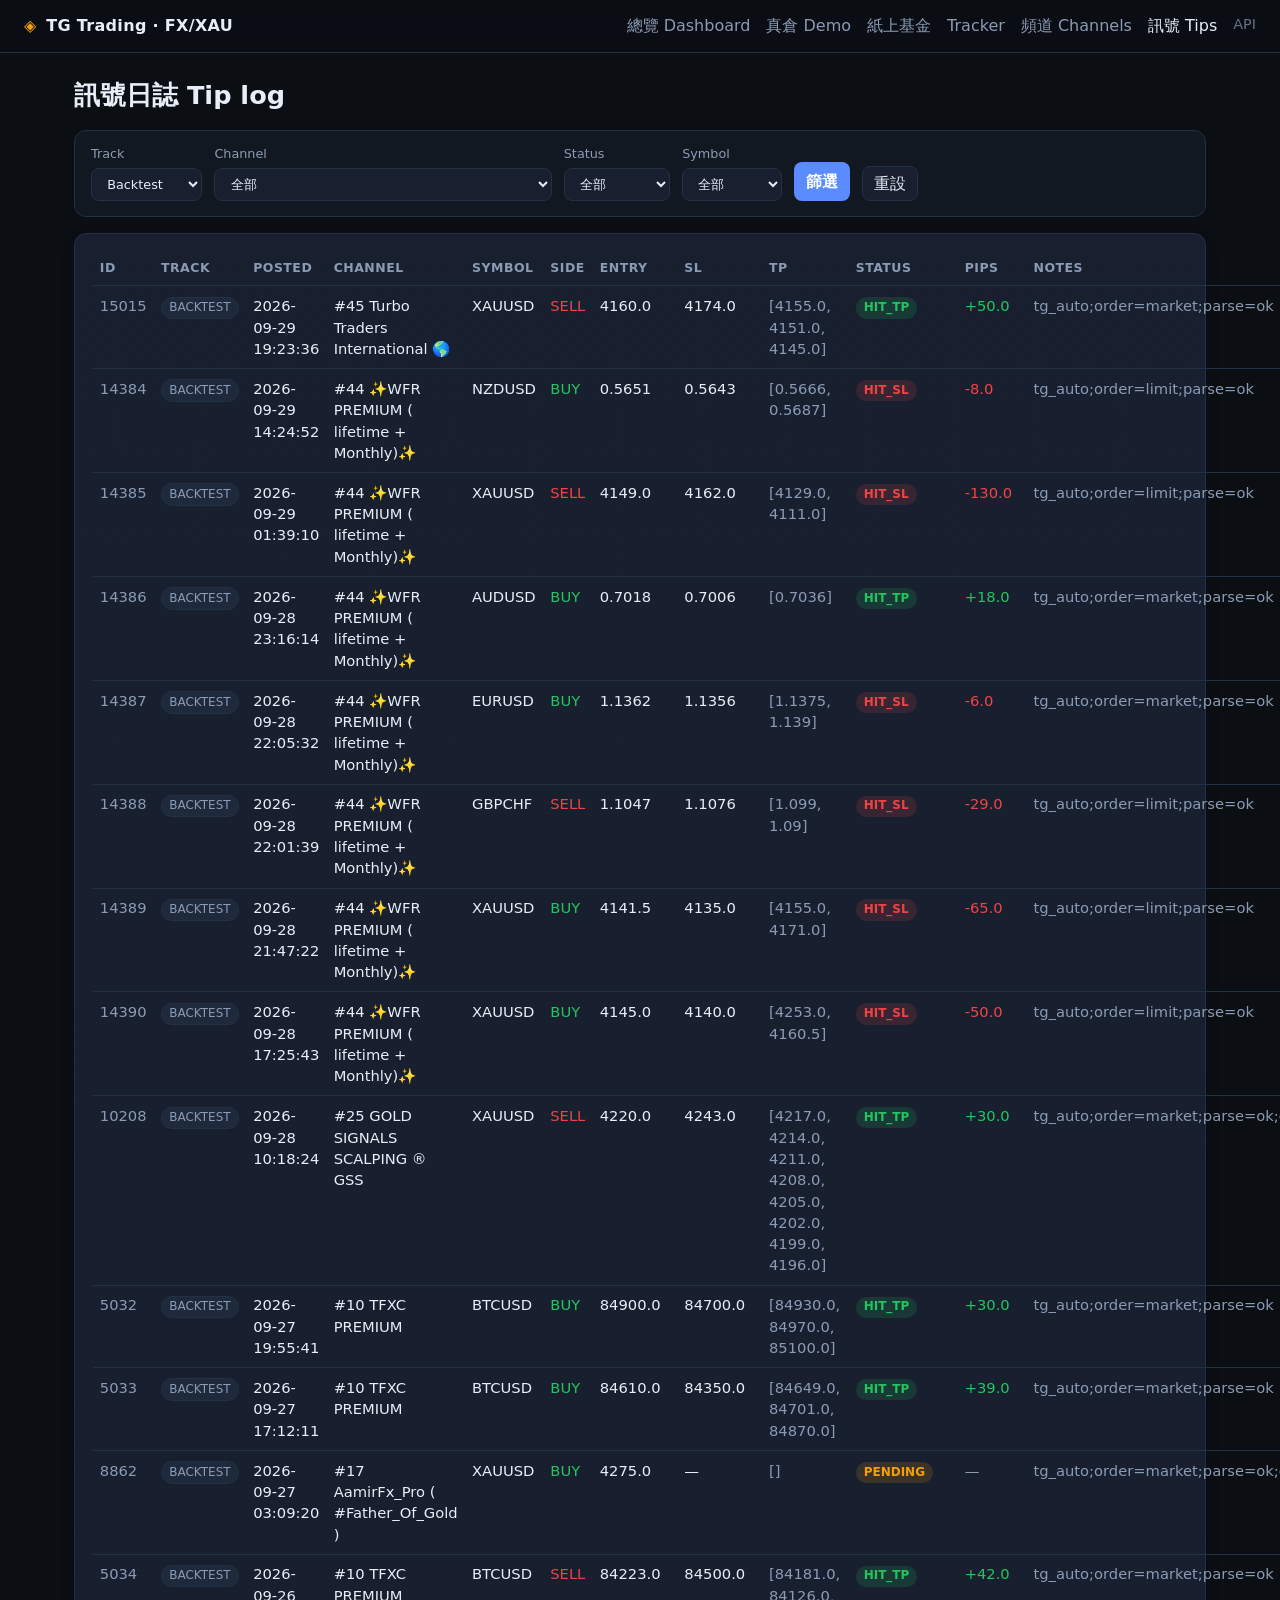
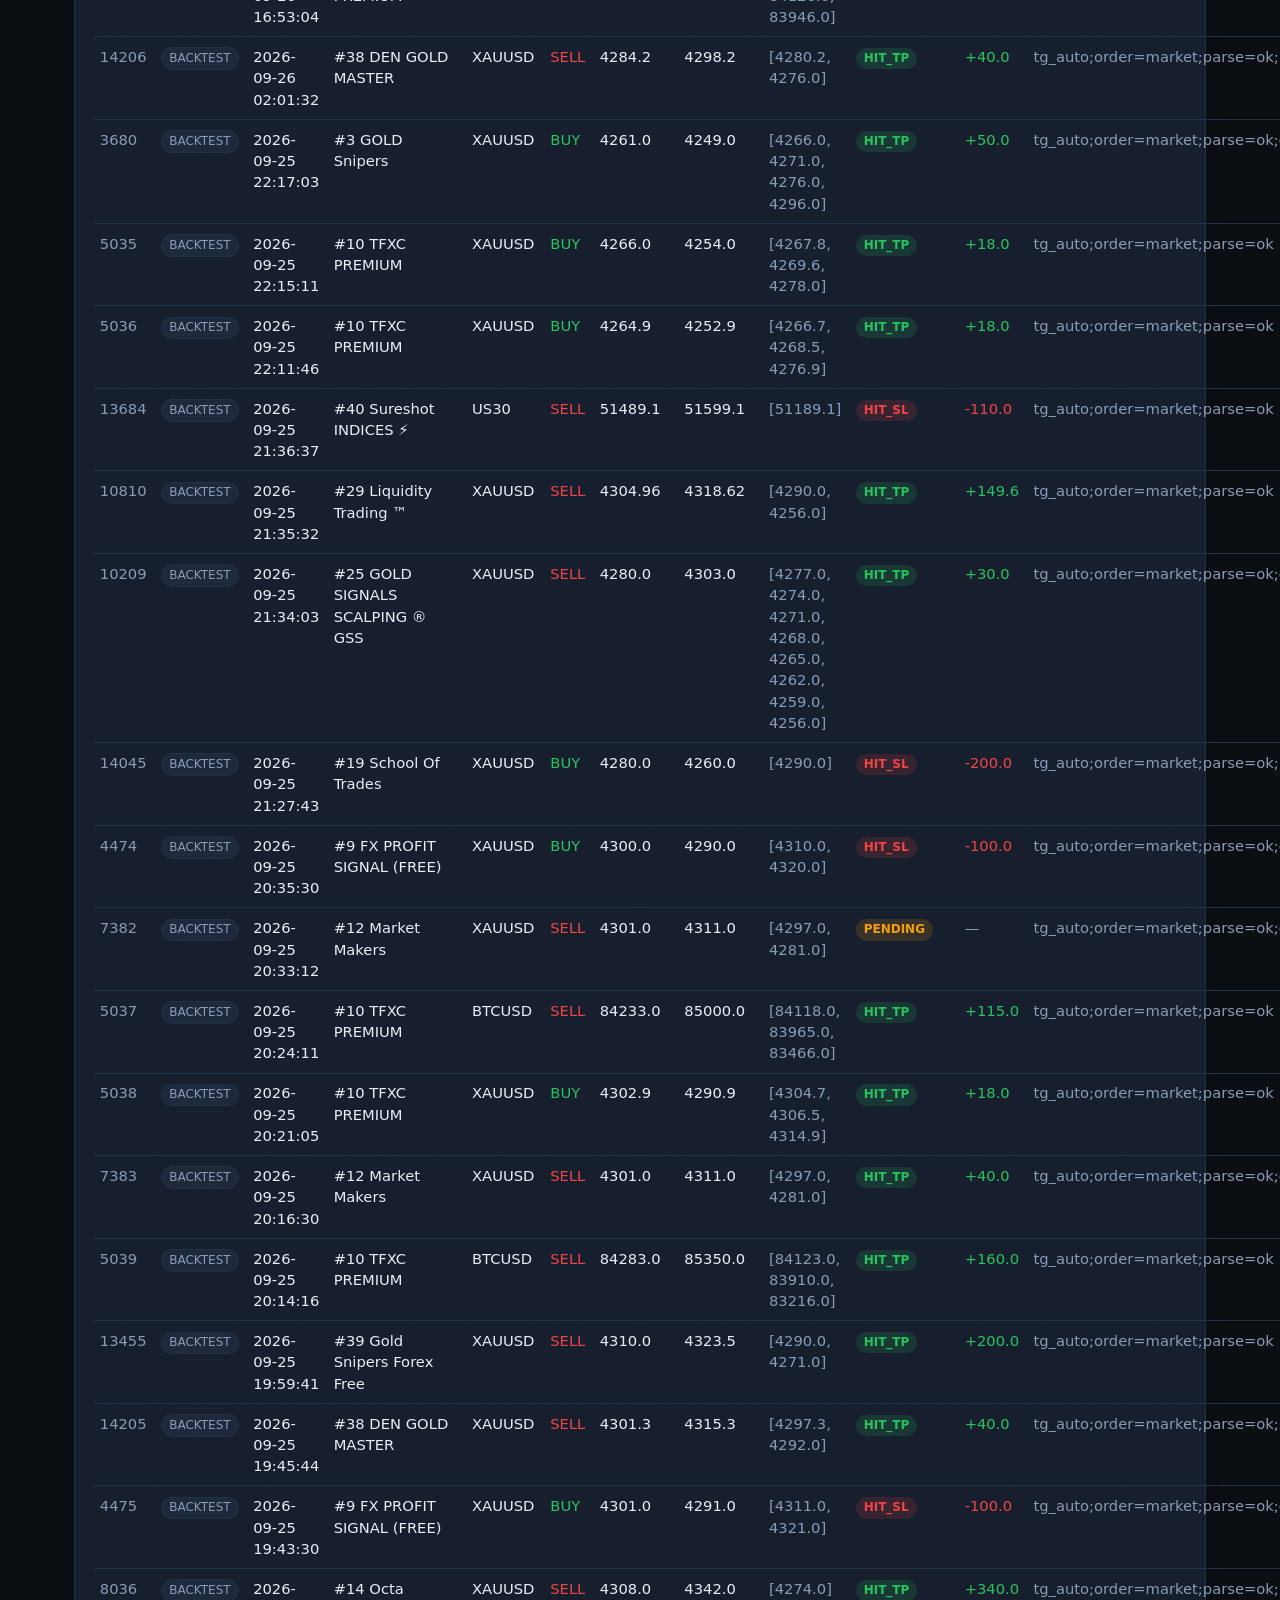
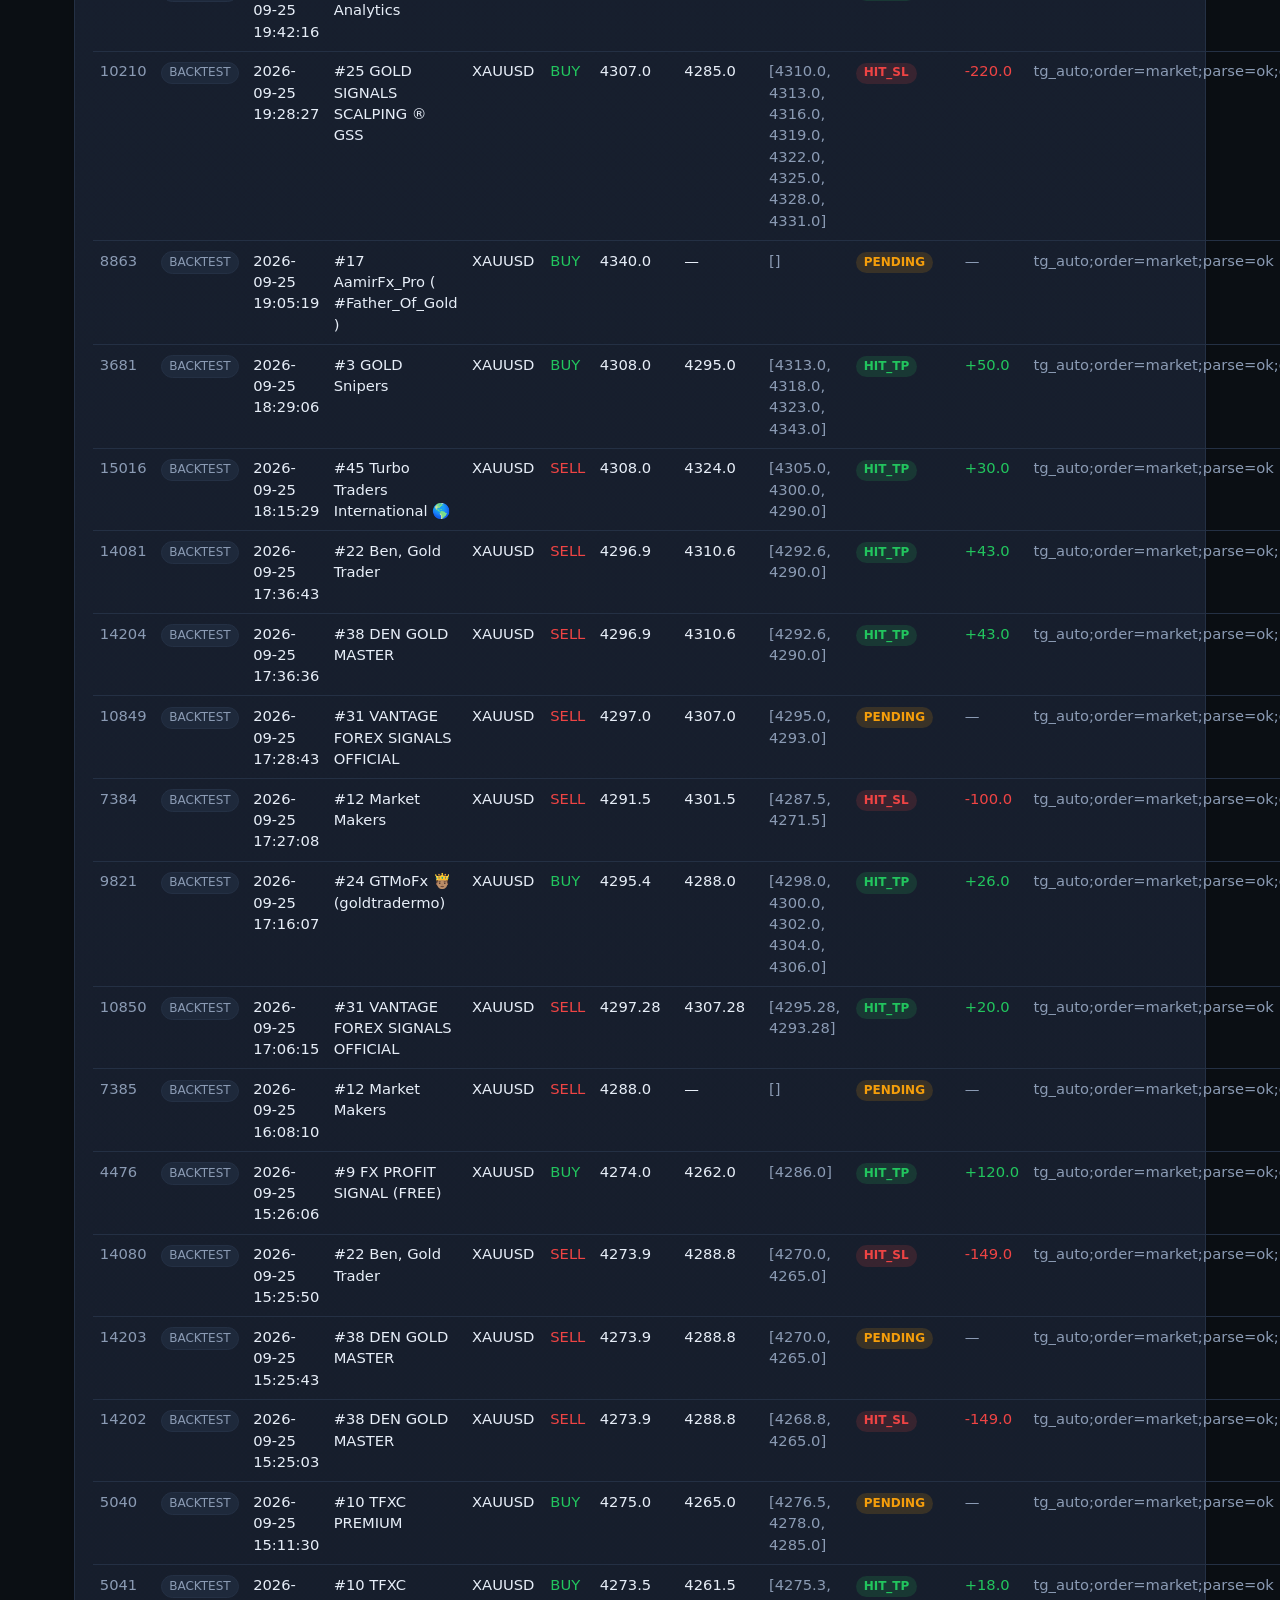
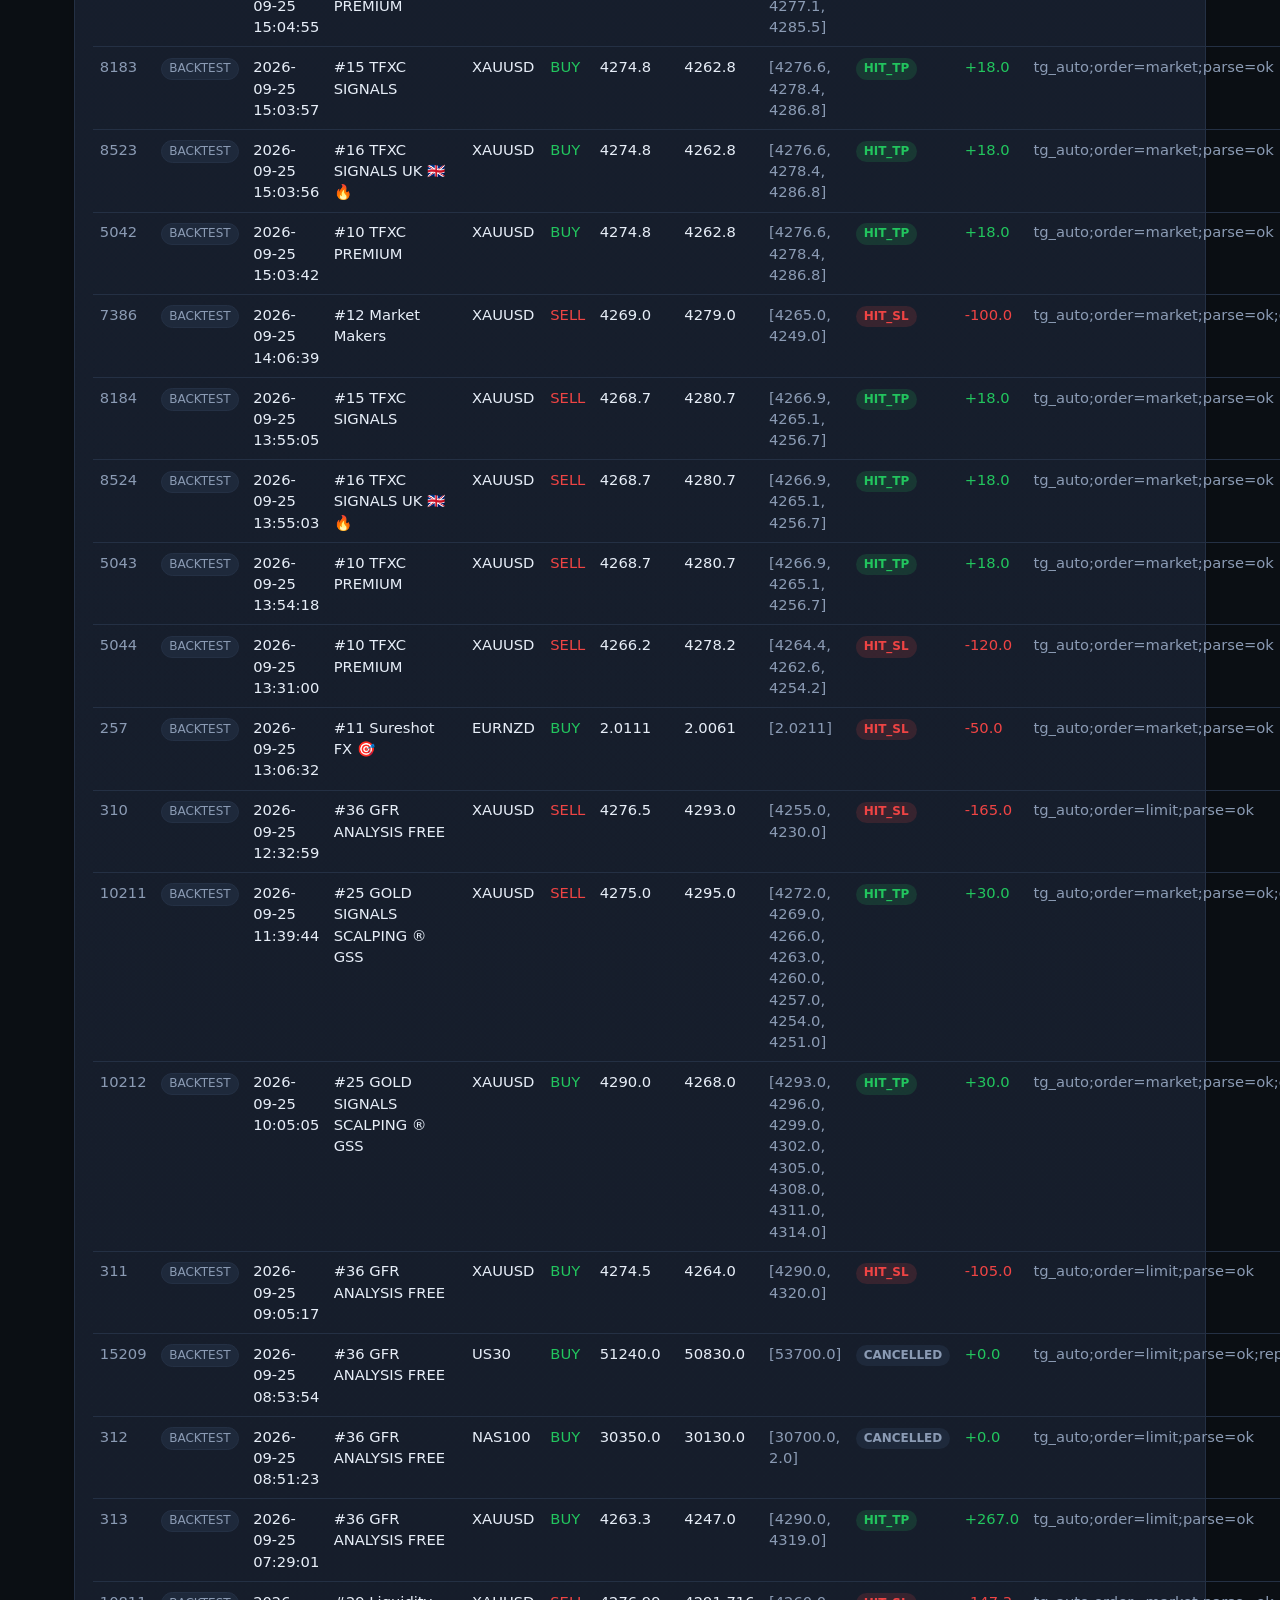
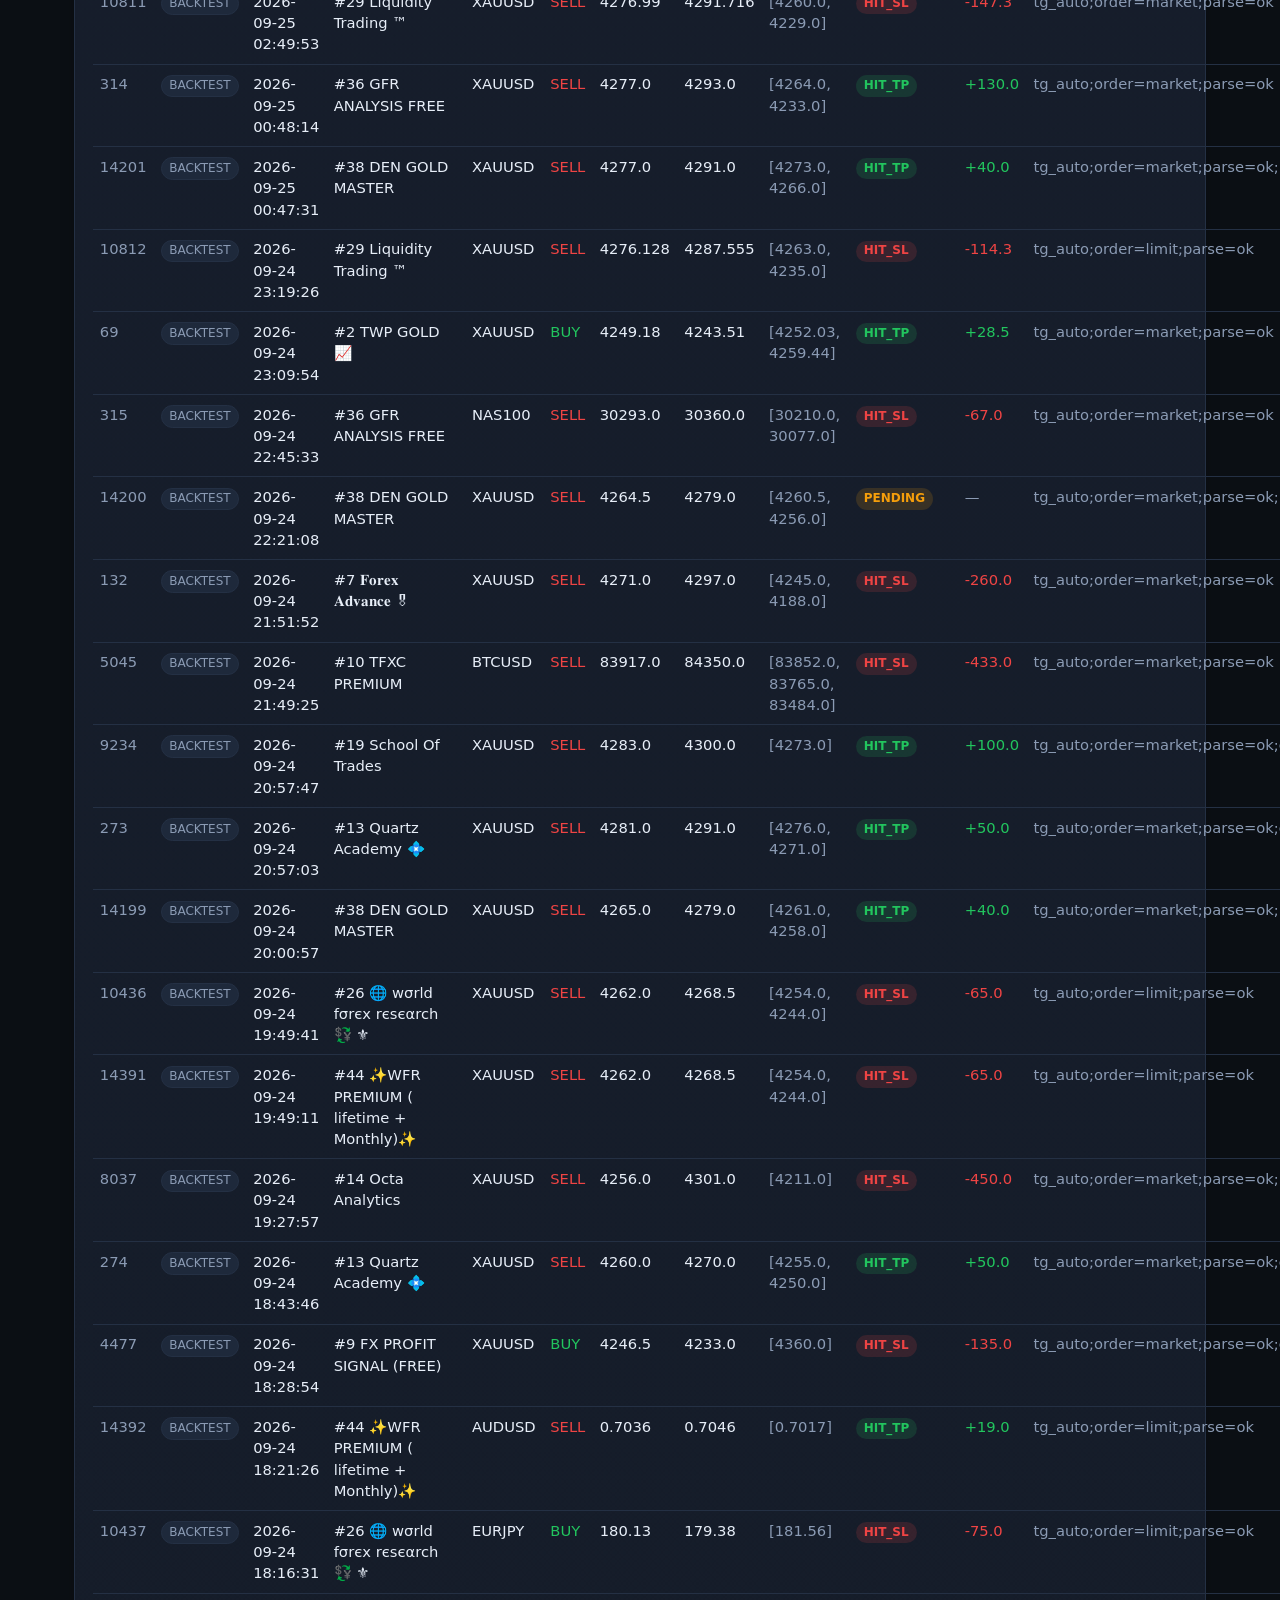
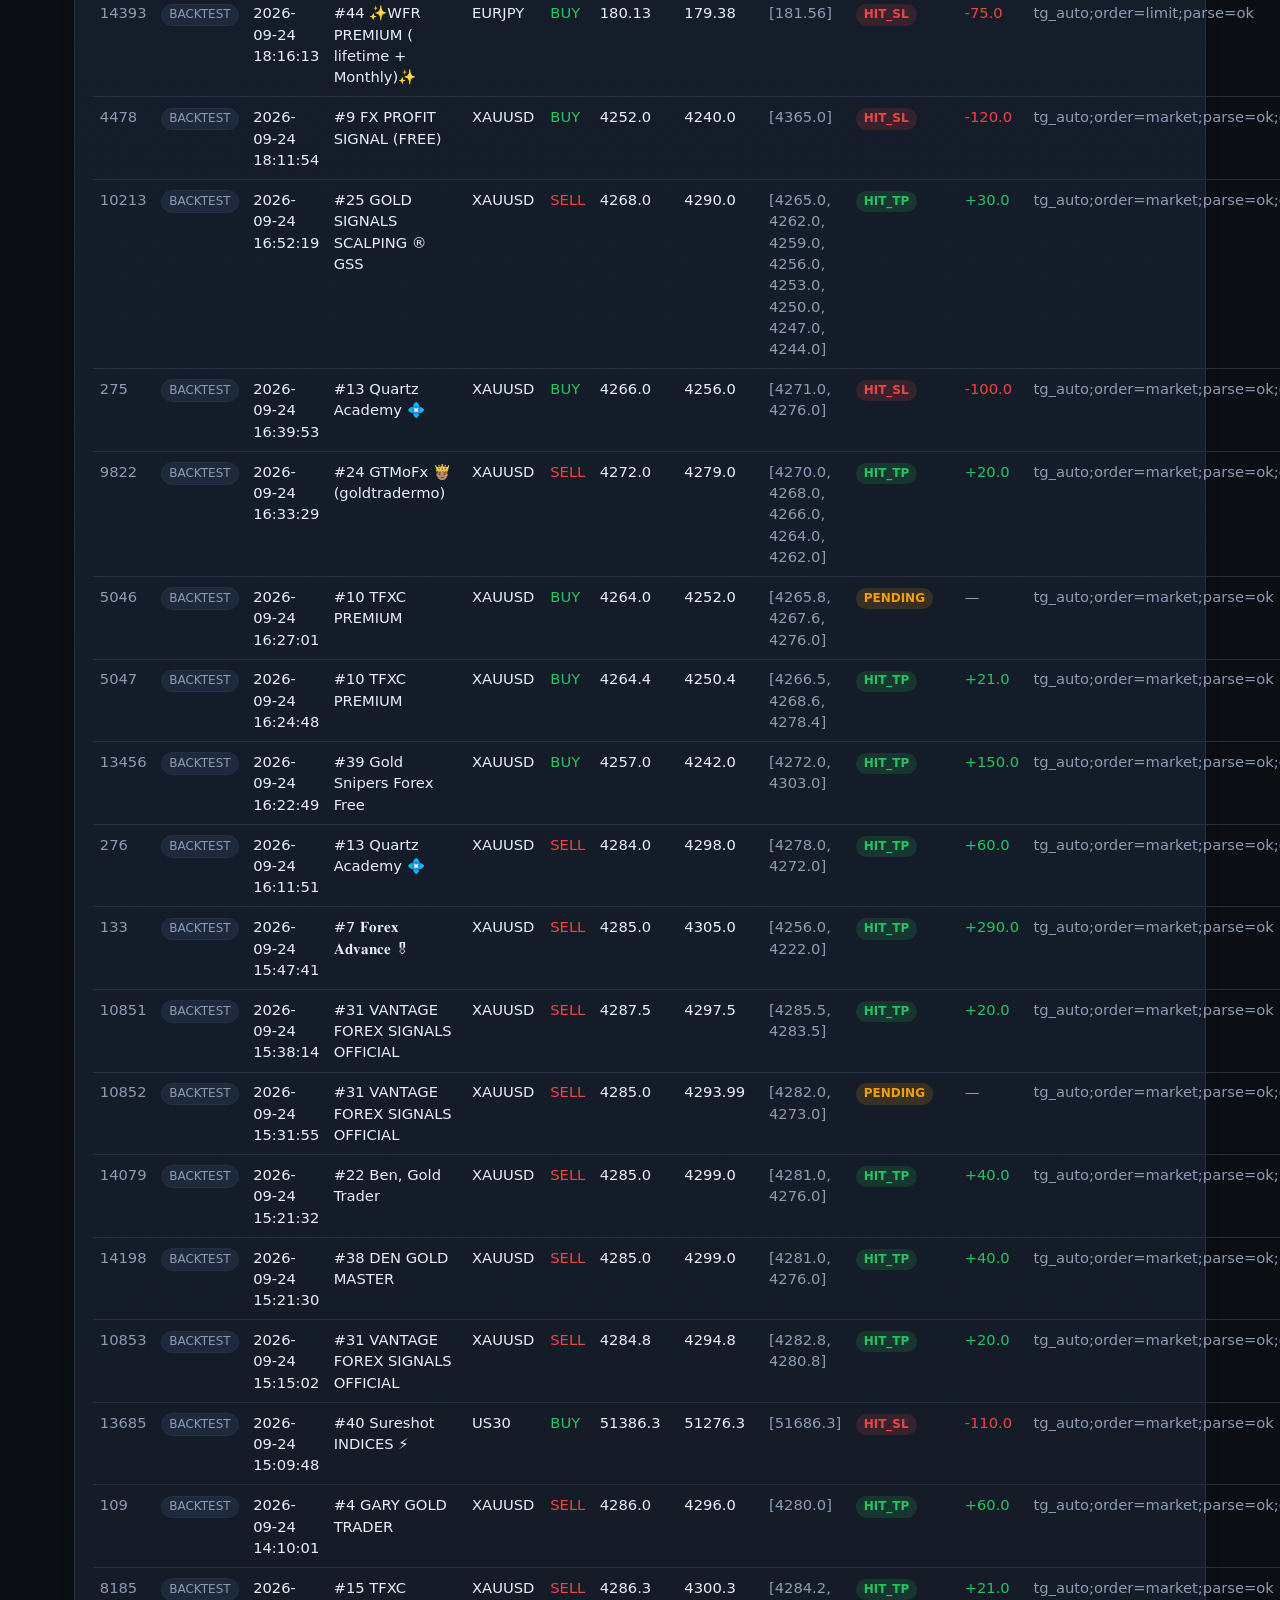
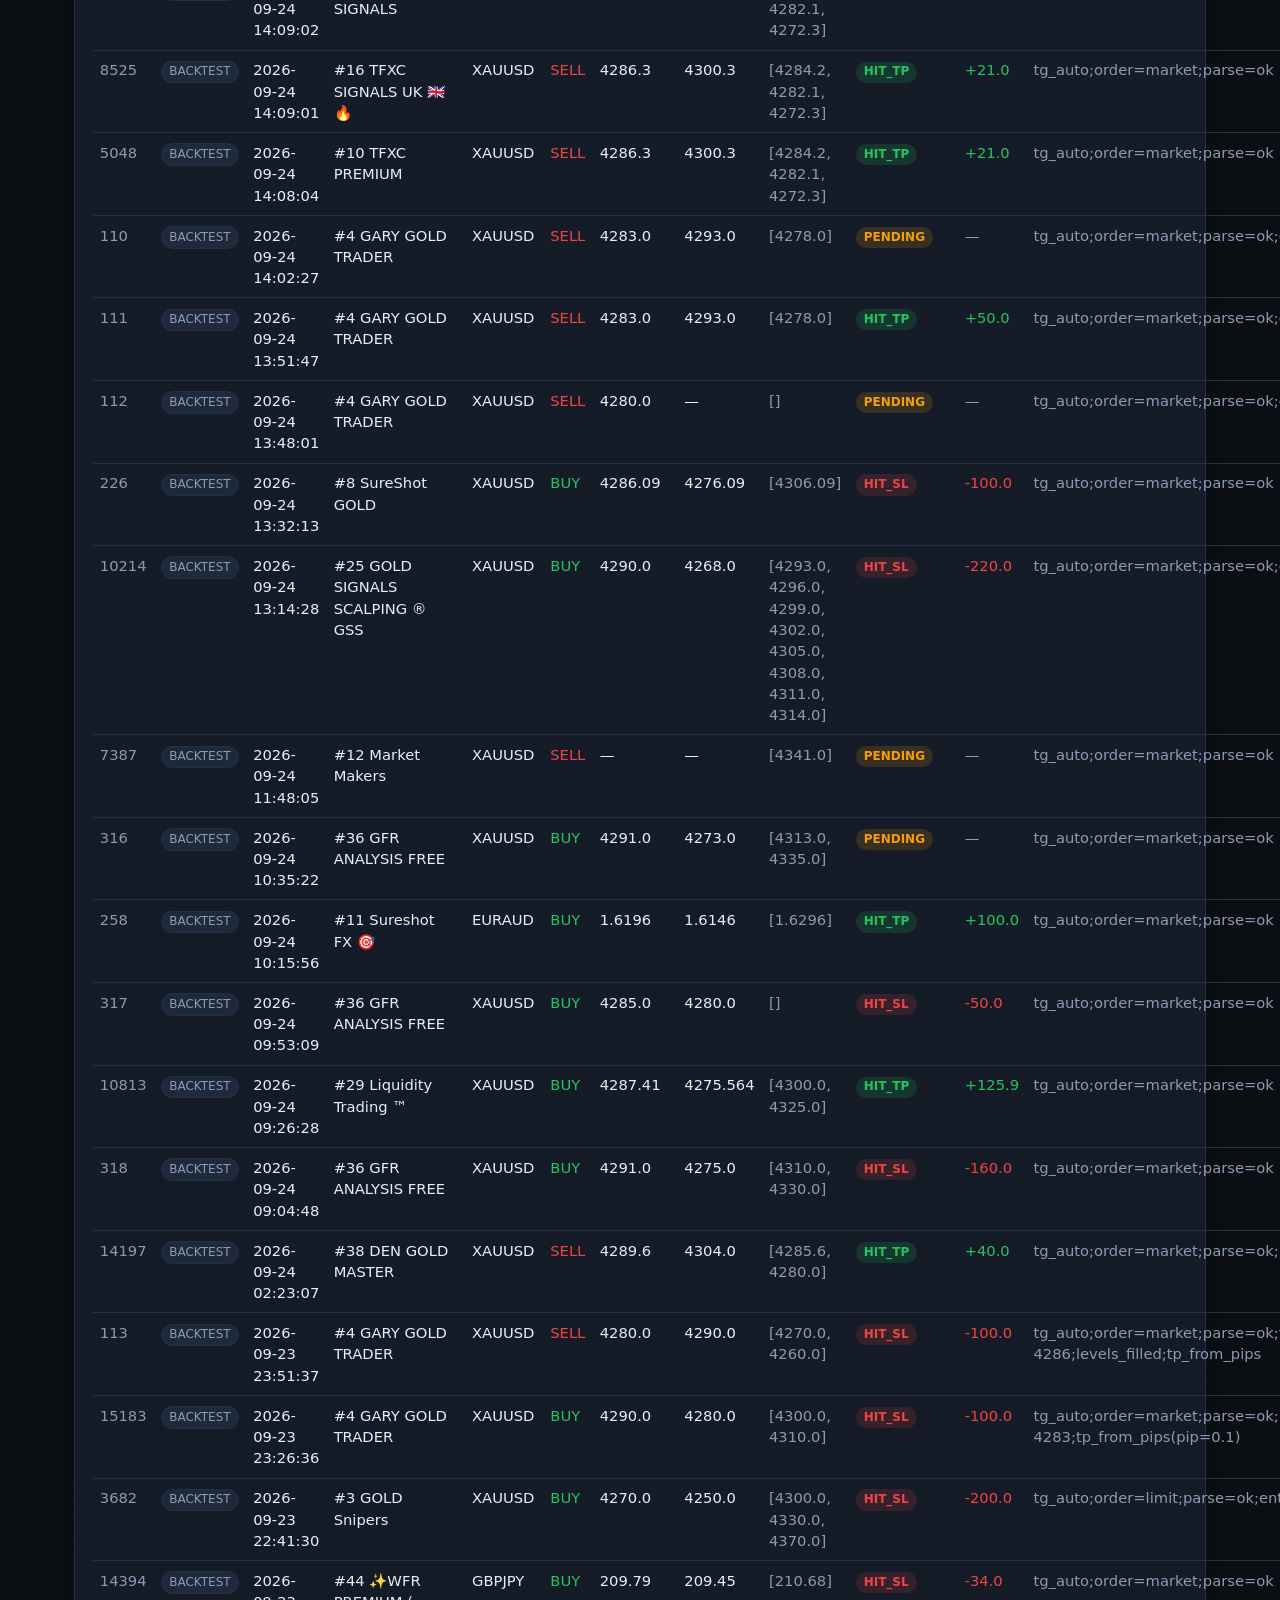
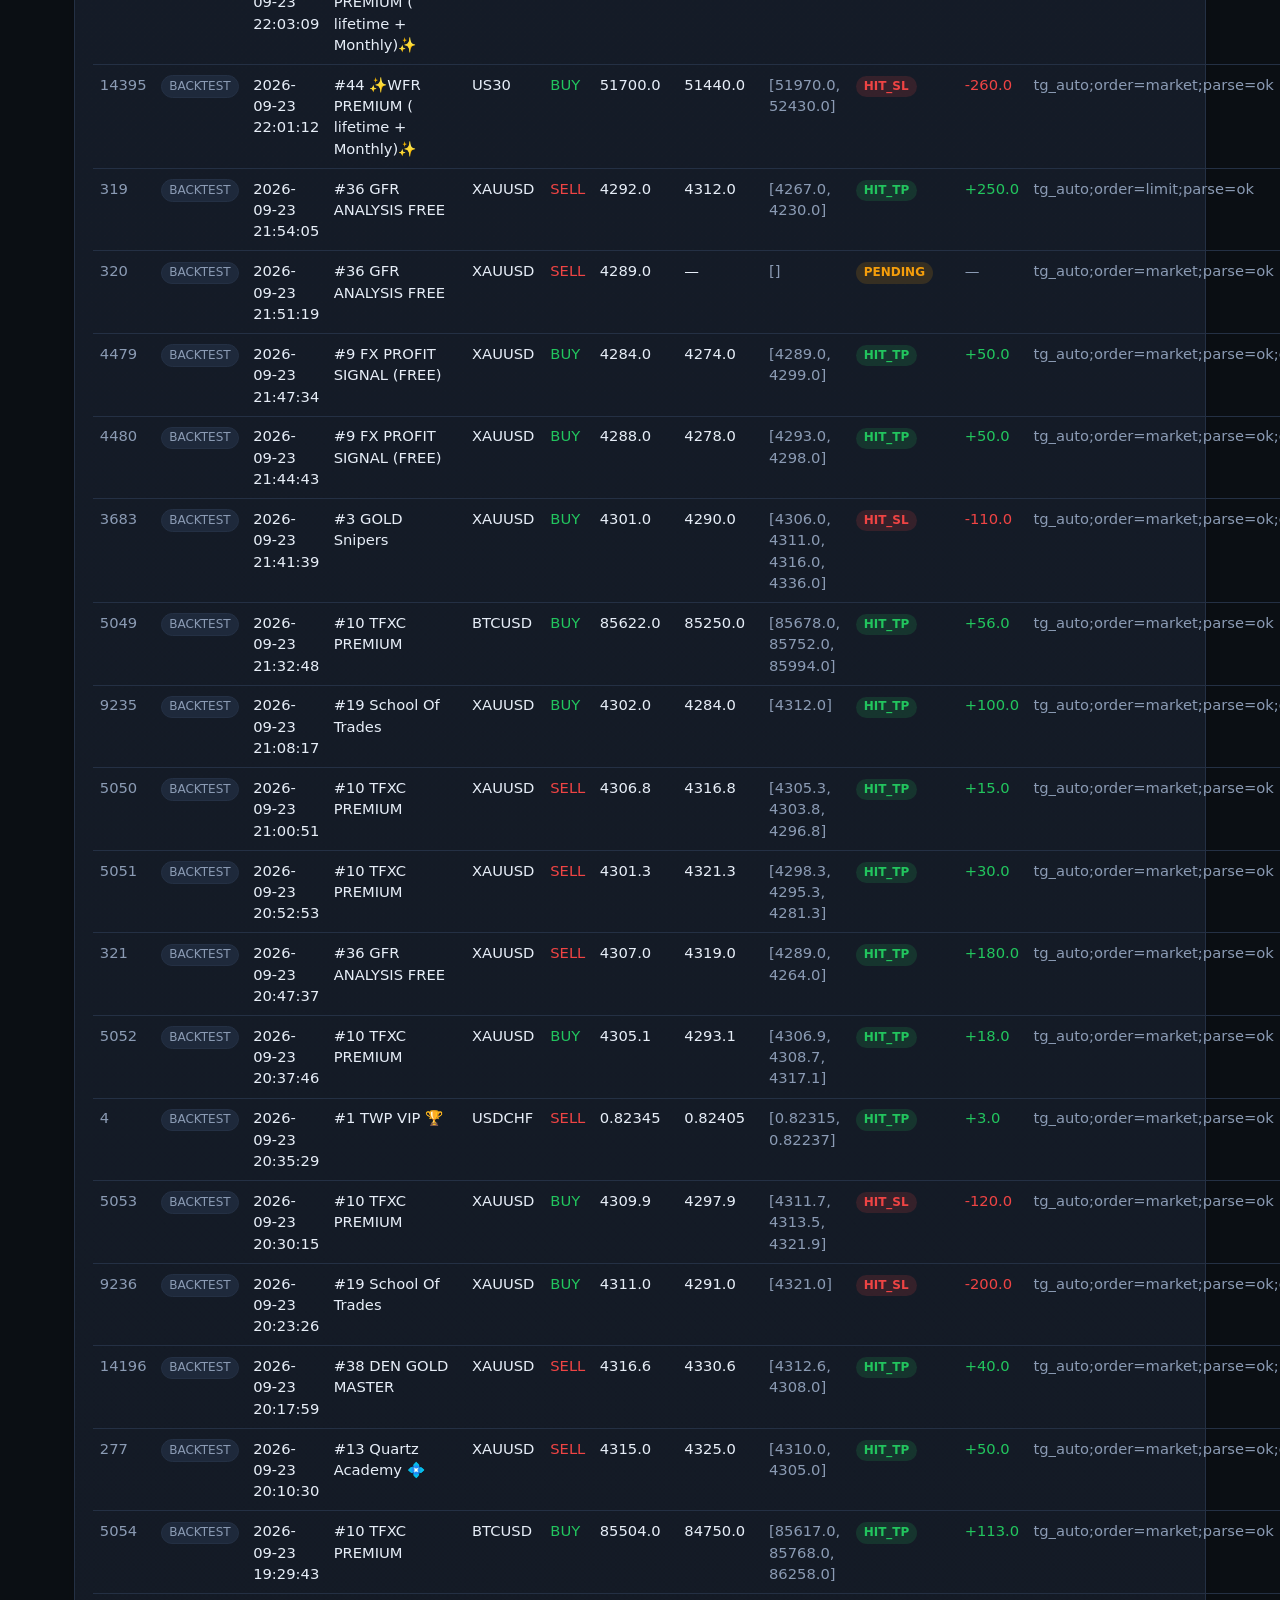
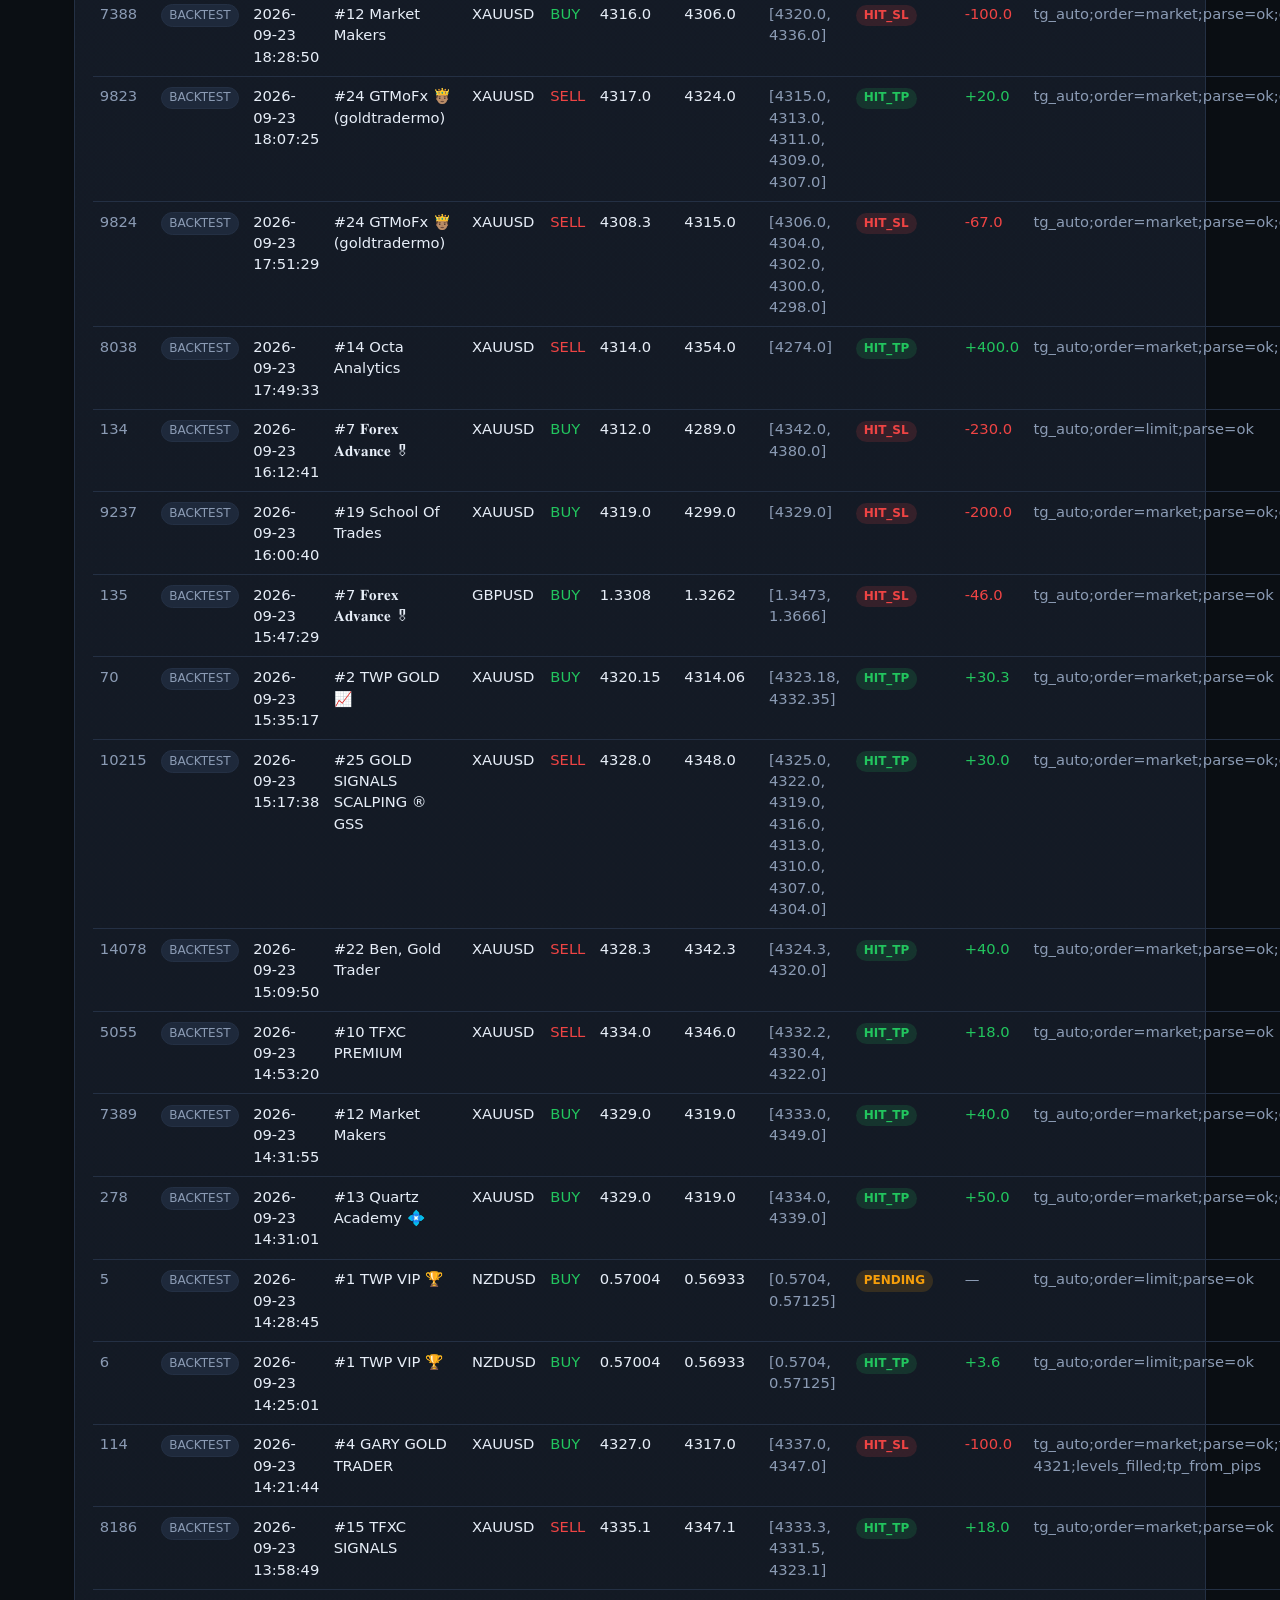
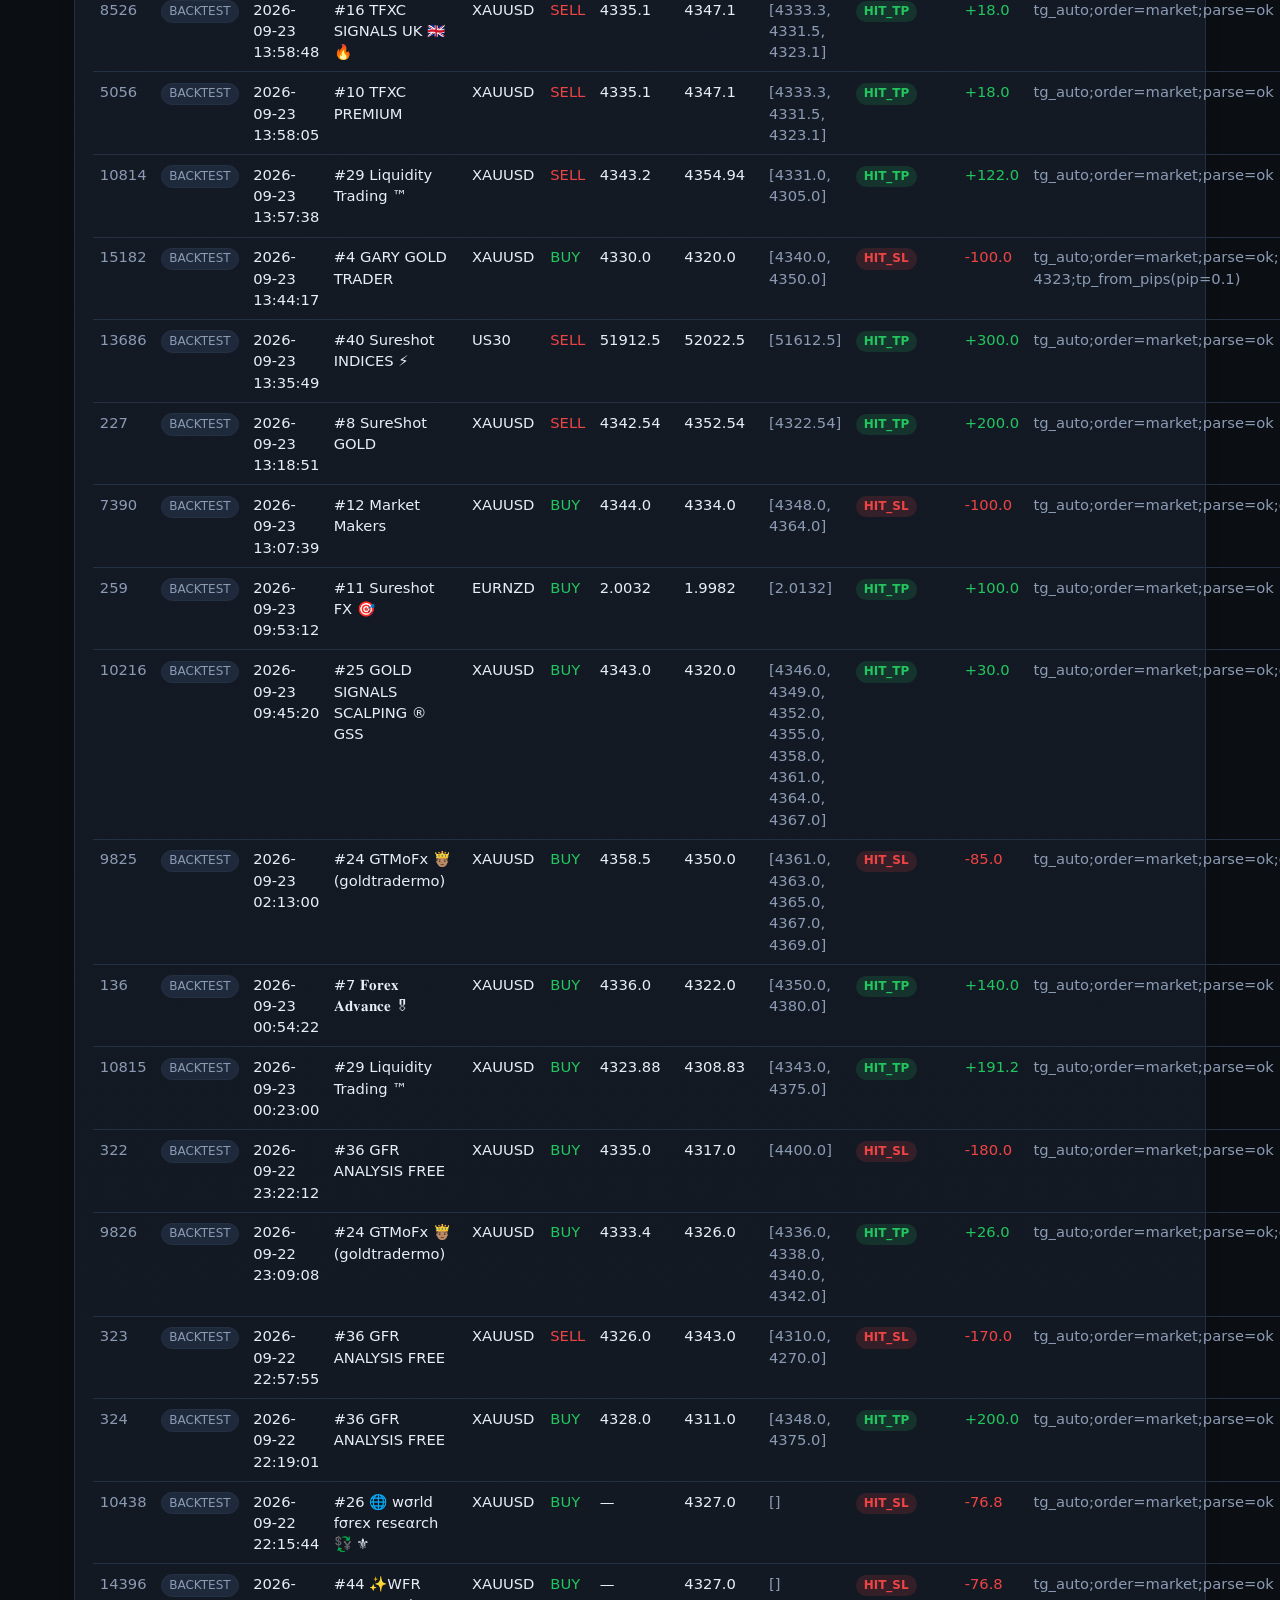
<file: tips-backtest.html>
<!DOCTYPE html>
<html lang="zh-Hant">
<head>
  <base href="https://algowise-ai.github.io/tg-trading-dashboard/" />
  <meta charset="UTF-8" />
  <meta name="viewport" content="width=device-width, initial-scale=1" />
  <title>訊號 · TG Trading · FX/XAU</title>
  <link rel="stylesheet" href="static/style.css" />
<!-- algowise-theme-head -->
<script>
(function(){try{var m=localStorage.getItem("algowise-theme")||"system";
document.documentElement.setAttribute("data-theme",m);
var dark=window.matchMedia("(prefers-color-scheme: dark)").matches;
var r=m==="light"?"light":m==="dark"?"dark":(dark?"dark":"light");
document.documentElement.setAttribute("data-theme-resolved",r);
}catch(e){}})();
</script>
</head>
<body>
  <header class="topbar">
    <div class="brand">
      <span class="logo">◈</span>
      <span>TG Trading · FX/XAU</span>
    </div>
    <nav>
      <a href="index.html" class="">總覽 Dashboard</a>
      <a href="demo.html" class="">真倉 Demo</a>
      <a href="paper.html" class="">紙上基金</a>
      <a href="tracker.html" class="">Tracker</a>
      <a href="channels.html" class="">頻道 Channels</a>
      <a href="tips.html" class="active">訊號 Tips</a>
      <a href="api/stats.json" class="muted">API</a>
    </nav>
  </header>
  <main class="container">
    
<h1>訊號日誌 Tip log</h1>

<form class="filters" method="get" action="/tips">
  <label>
    Track
    <select name="track_kind">
      <option value="">全部</option>
      <option value="backtest" selected>Backtest</option>
      <option value="live_demo" >Live demo</option>
    </select>
  </label>
  <label>
    Channel
    <select name="channel_id">
      <option value="">全部</option>
      
      <option value="1" >#1 TWP VIP 🏆</option>
      
      <option value="2" >#2 TWP GOLD 📈</option>
      
      <option value="12" >#3 GOLD Snipers</option>
      
      <option value="3" >#4 GARY GOLD TRADER</option>
      
      <option value="4" >#7 𝐅𝐨𝐫𝐞𝐱 𝐀𝐝𝐯𝐚𝐧𝐜𝐞 🎖</option>
      
      <option value="5" >#8 SureShot GOLD</option>
      
      <option value="18" >#9 FX PROFIT SIGNAL (FREE)</option>
      
      <option value="19" >#10 TFXC PREMIUM</option>
      
      <option value="6" >#11 Sureshot FX 🎯</option>
      
      <option value="21" >#12 Market Makers</option>
      
      <option value="7" >#13 Quartz Academy 💠</option>
      
      <option value="23" >#14 Octa Analytics</option>
      
      <option value="24" >#15 TFXC SIGNALS</option>
      
      <option value="25" >#16 TFXC SIGNALS UK 🇬🇧 🔥</option>
      
      <option value="26" >#17 AamirFx_Pro ( #Father_Of_Gold )</option>
      
      <option value="8" >#18 Trading Central FX | Forex Signals 🌍</option>
      
      <option value="28" >#19 School Of Trades</option>
      
      <option value="31" >#22 Ben, Gold Trader</option>
      
      <option value="33" >#24 GTMoFx 🤴🏽 (goldtradermo)</option>
      
      <option value="34" >#25 GOLD SIGNALS SCALPING ® GSS</option>
      
      <option value="35" >#26 🌐 wσrld fσrєх rєѕєαrch 💱 ⚜</option>
      
      <option value="37" >#28 Trade with Pat 🆓 (FRN)</option>
      
      <option value="38" >#29 Liquidity Trading ™️</option>
      
      <option value="40" >#31 VANTAGE FOREX SIGNALS OFFICIAL</option>
      
      <option value="41" >#32 🌐 𝗚𝗼𝗹𝗱 | fσrεx rεsεarch 💱⚜️</option>
      
      <option value="9" >#36 GFR ANALYSIS FREE</option>
      
      <option value="46" >#37 Traders Gold Empire Forex</option>
      
      <option value="47" >#38 DEN GOLD MASTER</option>
      
      <option value="48" >#39 Gold Snipers Forex Free</option>
      
      <option value="49" >#40 Sureshot INDICES ⚡️</option>
      
      <option value="7339" >#44 ✨WFR PREMIUM ( lifetime + Monthly)✨</option>
      
      <option value="7340" >#45 Turbo Traders International 🌎</option>
      
    </select>
  </label>
  <label>
    Status
    <select name="status">
      <option value="">全部</option>
      
      <option value="open" >open</option>
      
      <option value="hit_tp" >hit_tp</option>
      
      <option value="hit_sl" >hit_sl</option>
      
      <option value="closed" >closed</option>
      
      <option value="pending" >pending</option>
      
      <option value="cancelled" >cancelled</option>
      
    </select>
  </label>
  <label>
    Symbol
    <select name="symbol">
      <option value="">全部</option>
      
      <option value="XAUUSD" >XAUUSD</option>
      
      <option value="EURUSD" >EURUSD</option>
      
      <option value="GBPUSD" >GBPUSD</option>
      
      <option value="USDJPY" >USDJPY</option>
      
      <option value="NAS100" >NAS100</option>
      
      <option value="US30" >US30</option>
      
    </select>
  </label>
  <button type="submit">篩選</button>
  <a class="btn-link" href="tips.html">重設</a>
</form>

<section class="panel">
  <table class="table">
    <thead>
      <tr>
        <th>ID</th><th>Track</th><th>Posted</th><th>Channel</th>
        <th>Symbol</th><th>Side</th><th>Entry</th><th>SL</th><th>TP</th>
        <th>Status</th><th>Pips</th><th>Notes</th>
      </tr>
    </thead>
    <tbody>
      
      <tr>
        <td class="muted">15015</td>
        <td><span class="tag ">backtest</span></td>
        <td>2026-09-29 19:23:36</td>
        <td>#45 Turbo Traders International 🌎</td>
        <td>
          XAUUSD
          
        </td>
        <td class="neg">SELL</td>
        <td>4160.0</td>
        <td>4174.0</td>
        <td class="muted" style="max-width:8rem;overflow:hidden;text-overflow:ellipsis;">[4155.0, 4151.0, 4145.0]</td>
        <td><span class="status hit_tp">hit_tp</span></td>
        <td class="pos">
          +50.0
        </td>
        <td class="muted">tg_auto;order=market;parse=ok</td>
      </tr>
      
      <tr>
        <td class="muted">14384</td>
        <td><span class="tag ">backtest</span></td>
        <td>2026-09-29 14:24:52</td>
        <td>#44 ✨WFR PREMIUM ( lifetime + Monthly)✨</td>
        <td>
          NZDUSD
          
        </td>
        <td class="pos">BUY</td>
        <td>0.5651</td>
        <td>0.5643</td>
        <td class="muted" style="max-width:8rem;overflow:hidden;text-overflow:ellipsis;">[0.5666, 0.5687]</td>
        <td><span class="status hit_sl">hit_sl</span></td>
        <td class="neg">
          -8.0
        </td>
        <td class="muted">tg_auto;order=limit;parse=ok</td>
      </tr>
      
      <tr>
        <td class="muted">14385</td>
        <td><span class="tag ">backtest</span></td>
        <td>2026-09-29 01:39:10</td>
        <td>#44 ✨WFR PREMIUM ( lifetime + Monthly)✨</td>
        <td>
          XAUUSD
          
        </td>
        <td class="neg">SELL</td>
        <td>4149.0</td>
        <td>4162.0</td>
        <td class="muted" style="max-width:8rem;overflow:hidden;text-overflow:ellipsis;">[4129.0, 4111.0]</td>
        <td><span class="status hit_sl">hit_sl</span></td>
        <td class="neg">
          -130.0
        </td>
        <td class="muted">tg_auto;order=limit;parse=ok</td>
      </tr>
      
      <tr>
        <td class="muted">14386</td>
        <td><span class="tag ">backtest</span></td>
        <td>2026-09-28 23:16:14</td>
        <td>#44 ✨WFR PREMIUM ( lifetime + Monthly)✨</td>
        <td>
          AUDUSD
          
        </td>
        <td class="pos">BUY</td>
        <td>0.7018</td>
        <td>0.7006</td>
        <td class="muted" style="max-width:8rem;overflow:hidden;text-overflow:ellipsis;">[0.7036]</td>
        <td><span class="status hit_tp">hit_tp</span></td>
        <td class="pos">
          +18.0
        </td>
        <td class="muted">tg_auto;order=market;parse=ok</td>
      </tr>
      
      <tr>
        <td class="muted">14387</td>
        <td><span class="tag ">backtest</span></td>
        <td>2026-09-28 22:05:32</td>
        <td>#44 ✨WFR PREMIUM ( lifetime + Monthly)✨</td>
        <td>
          EURUSD
          
        </td>
        <td class="pos">BUY</td>
        <td>1.1362</td>
        <td>1.1356</td>
        <td class="muted" style="max-width:8rem;overflow:hidden;text-overflow:ellipsis;">[1.1375, 1.139]</td>
        <td><span class="status hit_sl">hit_sl</span></td>
        <td class="neg">
          -6.0
        </td>
        <td class="muted">tg_auto;order=market;parse=ok</td>
      </tr>
      
      <tr>
        <td class="muted">14388</td>
        <td><span class="tag ">backtest</span></td>
        <td>2026-09-28 22:01:39</td>
        <td>#44 ✨WFR PREMIUM ( lifetime + Monthly)✨</td>
        <td>
          GBPCHF
          
        </td>
        <td class="neg">SELL</td>
        <td>1.1047</td>
        <td>1.1076</td>
        <td class="muted" style="max-width:8rem;overflow:hidden;text-overflow:ellipsis;">[1.099, 1.09]</td>
        <td><span class="status hit_sl">hit_sl</span></td>
        <td class="neg">
          -29.0
        </td>
        <td class="muted">tg_auto;order=limit;parse=ok</td>
      </tr>
      
      <tr>
        <td class="muted">14389</td>
        <td><span class="tag ">backtest</span></td>
        <td>2026-09-28 21:47:22</td>
        <td>#44 ✨WFR PREMIUM ( lifetime + Monthly)✨</td>
        <td>
          XAUUSD
          
        </td>
        <td class="pos">BUY</td>
        <td>4141.5</td>
        <td>4135.0</td>
        <td class="muted" style="max-width:8rem;overflow:hidden;text-overflow:ellipsis;">[4155.0, 4171.0]</td>
        <td><span class="status hit_sl">hit_sl</span></td>
        <td class="neg">
          -65.0
        </td>
        <td class="muted">tg_auto;order=limit;parse=ok</td>
      </tr>
      
      <tr>
        <td class="muted">14390</td>
        <td><span class="tag ">backtest</span></td>
        <td>2026-09-28 17:25:43</td>
        <td>#44 ✨WFR PREMIUM ( lifetime + Monthly)✨</td>
        <td>
          XAUUSD
          
        </td>
        <td class="pos">BUY</td>
        <td>4145.0</td>
        <td>4140.0</td>
        <td class="muted" style="max-width:8rem;overflow:hidden;text-overflow:ellipsis;">[4253.0, 4160.5]</td>
        <td><span class="status hit_sl">hit_sl</span></td>
        <td class="neg">
          -50.0
        </td>
        <td class="muted">tg_auto;order=limit;parse=ok</td>
      </tr>
      
      <tr>
        <td class="muted">10208</td>
        <td><span class="tag ">backtest</span></td>
        <td>2026-09-28 10:18:24</td>
        <td>#25 GOLD SIGNALS SCALPING ® GSS</td>
        <td>
          XAUUSD
          
        </td>
        <td class="neg">SELL</td>
        <td>4220.0</td>
        <td>4243.0</td>
        <td class="muted" style="max-width:8rem;overflow:hidden;text-overflow:ellipsis;">[4217.0, 4214.0, 4211.0, 4208.0, 4205.0, 4202.0, 4199.0, 4196.0]</td>
        <td><span class="status hit_tp">hit_tp</span></td>
        <td class="pos">
          +30.0
        </td>
        <td class="muted">tg_auto;order=market;parse=ok;entry_range=4220-4228</td>
      </tr>
      
      <tr>
        <td class="muted">5032</td>
        <td><span class="tag ">backtest</span></td>
        <td>2026-09-27 19:55:41</td>
        <td>#10 TFXC PREMIUM</td>
        <td>
          BTCUSD
          
        </td>
        <td class="pos">BUY</td>
        <td>84900.0</td>
        <td>84700.0</td>
        <td class="muted" style="max-width:8rem;overflow:hidden;text-overflow:ellipsis;">[84930.0, 84970.0, 85100.0]</td>
        <td><span class="status hit_tp">hit_tp</span></td>
        <td class="pos">
          +30.0
        </td>
        <td class="muted">tg_auto;order=market;parse=ok</td>
      </tr>
      
      <tr>
        <td class="muted">5033</td>
        <td><span class="tag ">backtest</span></td>
        <td>2026-09-27 17:12:11</td>
        <td>#10 TFXC PREMIUM</td>
        <td>
          BTCUSD
          
        </td>
        <td class="pos">BUY</td>
        <td>84610.0</td>
        <td>84350.0</td>
        <td class="muted" style="max-width:8rem;overflow:hidden;text-overflow:ellipsis;">[84649.0, 84701.0, 84870.0]</td>
        <td><span class="status hit_tp">hit_tp</span></td>
        <td class="pos">
          +39.0
        </td>
        <td class="muted">tg_auto;order=market;parse=ok</td>
      </tr>
      
      <tr>
        <td class="muted">8862</td>
        <td><span class="tag ">backtest</span></td>
        <td>2026-09-27 03:09:20</td>
        <td>#17 AamirFx_Pro ( #Father_Of_Gold )</td>
        <td>
          XAUUSD
          
        </td>
        <td class="pos">BUY</td>
        <td>4275.0</td>
        <td>—</td>
        <td class="muted" style="max-width:8rem;overflow:hidden;text-overflow:ellipsis;">[]</td>
        <td><span class="status pending">pending</span></td>
        <td class="muted">
          —
        </td>
        <td class="muted">tg_auto;order=market;parse=ok;entry_range=4275-4265</td>
      </tr>
      
      <tr>
        <td class="muted">5034</td>
        <td><span class="tag ">backtest</span></td>
        <td>2026-09-26 16:53:04</td>
        <td>#10 TFXC PREMIUM</td>
        <td>
          BTCUSD
          
        </td>
        <td class="neg">SELL</td>
        <td>84223.0</td>
        <td>84500.0</td>
        <td class="muted" style="max-width:8rem;overflow:hidden;text-overflow:ellipsis;">[84181.0, 84126.0, 83946.0]</td>
        <td><span class="status hit_tp">hit_tp</span></td>
        <td class="pos">
          +42.0
        </td>
        <td class="muted">tg_auto;order=market;parse=ok</td>
      </tr>
      
      <tr>
        <td class="muted">14206</td>
        <td><span class="tag ">backtest</span></td>
        <td>2026-09-26 02:01:32</td>
        <td>#38 DEN GOLD MASTER</td>
        <td>
          XAUUSD
          
        </td>
        <td class="neg">SELL</td>
        <td>4284.2</td>
        <td>4298.2</td>
        <td class="muted" style="max-width:8rem;overflow:hidden;text-overflow:ellipsis;">[4280.2, 4276.0]</td>
        <td><span class="status hit_tp">hit_tp</span></td>
        <td class="pos">
          +40.0
        </td>
        <td class="muted">tg_auto;order=market;parse=ok;reparse;entry_range=4284.2-4294.2</td>
      </tr>
      
      <tr>
        <td class="muted">3680</td>
        <td><span class="tag ">backtest</span></td>
        <td>2026-09-25 22:17:03</td>
        <td>#3 GOLD Snipers</td>
        <td>
          XAUUSD
          
        </td>
        <td class="pos">BUY</td>
        <td>4261.0</td>
        <td>4249.0</td>
        <td class="muted" style="max-width:8rem;overflow:hidden;text-overflow:ellipsis;">[4266.0, 4271.0, 4276.0, 4296.0]</td>
        <td><span class="status hit_tp">hit_tp</span></td>
        <td class="pos">
          +50.0
        </td>
        <td class="muted">tg_auto;order=market;parse=ok;entry_range=4261-59</td>
      </tr>
      
      <tr>
        <td class="muted">5035</td>
        <td><span class="tag ">backtest</span></td>
        <td>2026-09-25 22:15:11</td>
        <td>#10 TFXC PREMIUM</td>
        <td>
          XAUUSD
          
        </td>
        <td class="pos">BUY</td>
        <td>4266.0</td>
        <td>4254.0</td>
        <td class="muted" style="max-width:8rem;overflow:hidden;text-overflow:ellipsis;">[4267.8, 4269.6, 4278.0]</td>
        <td><span class="status hit_tp">hit_tp</span></td>
        <td class="pos">
          +18.0
        </td>
        <td class="muted">tg_auto;order=market;parse=ok</td>
      </tr>
      
      <tr>
        <td class="muted">5036</td>
        <td><span class="tag ">backtest</span></td>
        <td>2026-09-25 22:11:46</td>
        <td>#10 TFXC PREMIUM</td>
        <td>
          XAUUSD
          
        </td>
        <td class="pos">BUY</td>
        <td>4264.9</td>
        <td>4252.9</td>
        <td class="muted" style="max-width:8rem;overflow:hidden;text-overflow:ellipsis;">[4266.7, 4268.5, 4276.9]</td>
        <td><span class="status hit_tp">hit_tp</span></td>
        <td class="pos">
          +18.0
        </td>
        <td class="muted">tg_auto;order=market;parse=ok</td>
      </tr>
      
      <tr>
        <td class="muted">13684</td>
        <td><span class="tag ">backtest</span></td>
        <td>2026-09-25 21:36:37</td>
        <td>#40 Sureshot INDICES ⚡️</td>
        <td>
          US30
          
        </td>
        <td class="neg">SELL</td>
        <td>51489.1</td>
        <td>51599.1</td>
        <td class="muted" style="max-width:8rem;overflow:hidden;text-overflow:ellipsis;">[51189.1]</td>
        <td><span class="status hit_sl">hit_sl</span></td>
        <td class="neg">
          -110.0
        </td>
        <td class="muted">tg_auto;order=market;parse=ok</td>
      </tr>
      
      <tr>
        <td class="muted">10810</td>
        <td><span class="tag ">backtest</span></td>
        <td>2026-09-25 21:35:32</td>
        <td>#29 Liquidity Trading ™️</td>
        <td>
          XAUUSD
          
        </td>
        <td class="neg">SELL</td>
        <td>4304.96</td>
        <td>4318.62</td>
        <td class="muted" style="max-width:8rem;overflow:hidden;text-overflow:ellipsis;">[4290.0, 4256.0]</td>
        <td><span class="status hit_tp">hit_tp</span></td>
        <td class="pos">
          +149.6
        </td>
        <td class="muted">tg_auto;order=market;parse=ok</td>
      </tr>
      
      <tr>
        <td class="muted">10209</td>
        <td><span class="tag ">backtest</span></td>
        <td>2026-09-25 21:34:03</td>
        <td>#25 GOLD SIGNALS SCALPING ® GSS</td>
        <td>
          XAUUSD
          
        </td>
        <td class="neg">SELL</td>
        <td>4280.0</td>
        <td>4303.0</td>
        <td class="muted" style="max-width:8rem;overflow:hidden;text-overflow:ellipsis;">[4277.0, 4274.0, 4271.0, 4268.0, 4265.0, 4262.0, 4259.0, 4256.0]</td>
        <td><span class="status hit_tp">hit_tp</span></td>
        <td class="pos">
          +30.0
        </td>
        <td class="muted">tg_auto;order=market;parse=ok;entry_range=4280-4288</td>
      </tr>
      
      <tr>
        <td class="muted">14045</td>
        <td><span class="tag ">backtest</span></td>
        <td>2026-09-25 21:27:43</td>
        <td>#19 School Of Trades</td>
        <td>
          XAUUSD
          
        </td>
        <td class="pos">BUY</td>
        <td>4280.0</td>
        <td>4260.0</td>
        <td class="muted" style="max-width:8rem;overflow:hidden;text-overflow:ellipsis;">[4290.0]</td>
        <td><span class="status hit_sl">hit_sl</span></td>
        <td class="neg">
          -200.0
        </td>
        <td class="muted">tg_auto;order=market;parse=ok;reparse;default_symbol;entry_range=4280-4270</td>
      </tr>
      
      <tr>
        <td class="muted">4474</td>
        <td><span class="tag ">backtest</span></td>
        <td>2026-09-25 20:35:30</td>
        <td>#9 FX PROFIT SIGNAL (FREE)</td>
        <td>
          XAUUSD
          
        </td>
        <td class="pos">BUY</td>
        <td>4300.0</td>
        <td>4290.0</td>
        <td class="muted" style="max-width:8rem;overflow:hidden;text-overflow:ellipsis;">[4310.0, 4320.0]</td>
        <td><span class="status hit_sl">hit_sl</span></td>
        <td class="neg">
          -100.0
        </td>
        <td class="muted">tg_auto;order=market;parse=ok;entry_range=4300-4295</td>
      </tr>
      
      <tr>
        <td class="muted">7382</td>
        <td><span class="tag ">backtest</span></td>
        <td>2026-09-25 20:33:12</td>
        <td>#12 Market Makers</td>
        <td>
          XAUUSD
          
        </td>
        <td class="neg">SELL</td>
        <td>4301.0</td>
        <td>4311.0</td>
        <td class="muted" style="max-width:8rem;overflow:hidden;text-overflow:ellipsis;">[4297.0, 4281.0]</td>
        <td><span class="status pending">pending</span></td>
        <td class="muted">
          —
        </td>
        <td class="muted">tg_auto;order=market;parse=ok;entry_range=4301-4306</td>
      </tr>
      
      <tr>
        <td class="muted">5037</td>
        <td><span class="tag ">backtest</span></td>
        <td>2026-09-25 20:24:11</td>
        <td>#10 TFXC PREMIUM</td>
        <td>
          BTCUSD
          
        </td>
        <td class="neg">SELL</td>
        <td>84233.0</td>
        <td>85000.0</td>
        <td class="muted" style="max-width:8rem;overflow:hidden;text-overflow:ellipsis;">[84118.0, 83965.0, 83466.0]</td>
        <td><span class="status hit_tp">hit_tp</span></td>
        <td class="pos">
          +115.0
        </td>
        <td class="muted">tg_auto;order=market;parse=ok</td>
      </tr>
      
      <tr>
        <td class="muted">5038</td>
        <td><span class="tag ">backtest</span></td>
        <td>2026-09-25 20:21:05</td>
        <td>#10 TFXC PREMIUM</td>
        <td>
          XAUUSD
          
        </td>
        <td class="pos">BUY</td>
        <td>4302.9</td>
        <td>4290.9</td>
        <td class="muted" style="max-width:8rem;overflow:hidden;text-overflow:ellipsis;">[4304.7, 4306.5, 4314.9]</td>
        <td><span class="status hit_tp">hit_tp</span></td>
        <td class="pos">
          +18.0
        </td>
        <td class="muted">tg_auto;order=market;parse=ok</td>
      </tr>
      
      <tr>
        <td class="muted">7383</td>
        <td><span class="tag ">backtest</span></td>
        <td>2026-09-25 20:16:30</td>
        <td>#12 Market Makers</td>
        <td>
          XAUUSD
          
        </td>
        <td class="neg">SELL</td>
        <td>4301.0</td>
        <td>4311.0</td>
        <td class="muted" style="max-width:8rem;overflow:hidden;text-overflow:ellipsis;">[4297.0, 4281.0]</td>
        <td><span class="status hit_tp">hit_tp</span></td>
        <td class="pos">
          +40.0
        </td>
        <td class="muted">tg_auto;order=market;parse=ok;entry_range=4301-4306</td>
      </tr>
      
      <tr>
        <td class="muted">5039</td>
        <td><span class="tag ">backtest</span></td>
        <td>2026-09-25 20:14:16</td>
        <td>#10 TFXC PREMIUM</td>
        <td>
          BTCUSD
          
        </td>
        <td class="neg">SELL</td>
        <td>84283.0</td>
        <td>85350.0</td>
        <td class="muted" style="max-width:8rem;overflow:hidden;text-overflow:ellipsis;">[84123.0, 83910.0, 83216.0]</td>
        <td><span class="status hit_tp">hit_tp</span></td>
        <td class="pos">
          +160.0
        </td>
        <td class="muted">tg_auto;order=market;parse=ok</td>
      </tr>
      
      <tr>
        <td class="muted">13455</td>
        <td><span class="tag ">backtest</span></td>
        <td>2026-09-25 19:59:41</td>
        <td>#39 Gold Snipers Forex Free</td>
        <td>
          XAUUSD
          
        </td>
        <td class="neg">SELL</td>
        <td>4310.0</td>
        <td>4323.5</td>
        <td class="muted" style="max-width:8rem;overflow:hidden;text-overflow:ellipsis;">[4290.0, 4271.0]</td>
        <td><span class="status hit_tp">hit_tp</span></td>
        <td class="pos">
          +200.0
        </td>
        <td class="muted">tg_auto;order=market;parse=ok</td>
      </tr>
      
      <tr>
        <td class="muted">14205</td>
        <td><span class="tag ">backtest</span></td>
        <td>2026-09-25 19:45:44</td>
        <td>#38 DEN GOLD MASTER</td>
        <td>
          XAUUSD
          
        </td>
        <td class="neg">SELL</td>
        <td>4301.3</td>
        <td>4315.3</td>
        <td class="muted" style="max-width:8rem;overflow:hidden;text-overflow:ellipsis;">[4297.3, 4292.0]</td>
        <td><span class="status hit_tp">hit_tp</span></td>
        <td class="pos">
          +40.0
        </td>
        <td class="muted">tg_auto;order=market;parse=ok;reparse;entry_range=4301.3-4311.3</td>
      </tr>
      
      <tr>
        <td class="muted">4475</td>
        <td><span class="tag ">backtest</span></td>
        <td>2026-09-25 19:43:30</td>
        <td>#9 FX PROFIT SIGNAL (FREE)</td>
        <td>
          XAUUSD
          
        </td>
        <td class="pos">BUY</td>
        <td>4301.0</td>
        <td>4291.0</td>
        <td class="muted" style="max-width:8rem;overflow:hidden;text-overflow:ellipsis;">[4311.0, 4321.0]</td>
        <td><span class="status hit_sl">hit_sl</span></td>
        <td class="neg">
          -100.0
        </td>
        <td class="muted">tg_auto;order=market;parse=ok;entry_range=4301-4296</td>
      </tr>
      
      <tr>
        <td class="muted">8036</td>
        <td><span class="tag ">backtest</span></td>
        <td>2026-09-25 19:42:16</td>
        <td>#14 Octa Analytics</td>
        <td>
          XAUUSD
          
        </td>
        <td class="neg">SELL</td>
        <td>4308.0</td>
        <td>4342.0</td>
        <td class="muted" style="max-width:8rem;overflow:hidden;text-overflow:ellipsis;">[4274.0]</td>
        <td><span class="status hit_tp">hit_tp</span></td>
        <td class="pos">
          +340.0
        </td>
        <td class="muted">tg_auto;order=market;parse=ok;levels_filled</td>
      </tr>
      
      <tr>
        <td class="muted">10210</td>
        <td><span class="tag ">backtest</span></td>
        <td>2026-09-25 19:28:27</td>
        <td>#25 GOLD SIGNALS SCALPING ® GSS</td>
        <td>
          XAUUSD
          
        </td>
        <td class="pos">BUY</td>
        <td>4307.0</td>
        <td>4285.0</td>
        <td class="muted" style="max-width:8rem;overflow:hidden;text-overflow:ellipsis;">[4310.0, 4313.0, 4316.0, 4319.0, 4322.0, 4325.0, 4328.0, 4331.0]</td>
        <td><span class="status hit_sl">hit_sl</span></td>
        <td class="neg">
          -220.0
        </td>
        <td class="muted">tg_auto;order=market;parse=ok;entry_range=4307-4300</td>
      </tr>
      
      <tr>
        <td class="muted">8863</td>
        <td><span class="tag ">backtest</span></td>
        <td>2026-09-25 19:05:19</td>
        <td>#17 AamirFx_Pro ( #Father_Of_Gold )</td>
        <td>
          XAUUSD
          
        </td>
        <td class="pos">BUY</td>
        <td>4340.0</td>
        <td>—</td>
        <td class="muted" style="max-width:8rem;overflow:hidden;text-overflow:ellipsis;">[]</td>
        <td><span class="status pending">pending</span></td>
        <td class="muted">
          —
        </td>
        <td class="muted">tg_auto;order=market;parse=ok</td>
      </tr>
      
      <tr>
        <td class="muted">3681</td>
        <td><span class="tag ">backtest</span></td>
        <td>2026-09-25 18:29:06</td>
        <td>#3 GOLD Snipers</td>
        <td>
          XAUUSD
          
        </td>
        <td class="pos">BUY</td>
        <td>4308.0</td>
        <td>4295.0</td>
        <td class="muted" style="max-width:8rem;overflow:hidden;text-overflow:ellipsis;">[4313.0, 4318.0, 4323.0, 4343.0]</td>
        <td><span class="status hit_tp">hit_tp</span></td>
        <td class="pos">
          +50.0
        </td>
        <td class="muted">tg_auto;order=market;parse=ok;entry_range=4308-6</td>
      </tr>
      
      <tr>
        <td class="muted">15016</td>
        <td><span class="tag ">backtest</span></td>
        <td>2026-09-25 18:15:29</td>
        <td>#45 Turbo Traders International 🌎</td>
        <td>
          XAUUSD
          
        </td>
        <td class="neg">SELL</td>
        <td>4308.0</td>
        <td>4324.0</td>
        <td class="muted" style="max-width:8rem;overflow:hidden;text-overflow:ellipsis;">[4305.0, 4300.0, 4290.0]</td>
        <td><span class="status hit_tp">hit_tp</span></td>
        <td class="pos">
          +30.0
        </td>
        <td class="muted">tg_auto;order=market;parse=ok</td>
      </tr>
      
      <tr>
        <td class="muted">14081</td>
        <td><span class="tag ">backtest</span></td>
        <td>2026-09-25 17:36:43</td>
        <td>#22 Ben, Gold Trader</td>
        <td>
          XAUUSD
          
        </td>
        <td class="neg">SELL</td>
        <td>4296.9</td>
        <td>4310.6</td>
        <td class="muted" style="max-width:8rem;overflow:hidden;text-overflow:ellipsis;">[4292.6, 4290.0]</td>
        <td><span class="status hit_tp">hit_tp</span></td>
        <td class="pos">
          +43.0
        </td>
        <td class="muted">tg_auto;order=market;parse=ok;reparse;entry_range=4296.9-4306.9</td>
      </tr>
      
      <tr>
        <td class="muted">14204</td>
        <td><span class="tag ">backtest</span></td>
        <td>2026-09-25 17:36:36</td>
        <td>#38 DEN GOLD MASTER</td>
        <td>
          XAUUSD
          
        </td>
        <td class="neg">SELL</td>
        <td>4296.9</td>
        <td>4310.6</td>
        <td class="muted" style="max-width:8rem;overflow:hidden;text-overflow:ellipsis;">[4292.6, 4290.0]</td>
        <td><span class="status hit_tp">hit_tp</span></td>
        <td class="pos">
          +43.0
        </td>
        <td class="muted">tg_auto;order=market;parse=ok;reparse;entry_range=4296.9-4306.9</td>
      </tr>
      
      <tr>
        <td class="muted">10849</td>
        <td><span class="tag ">backtest</span></td>
        <td>2026-09-25 17:28:43</td>
        <td>#31 VANTAGE FOREX SIGNALS OFFICIAL</td>
        <td>
          XAUUSD
          
        </td>
        <td class="neg">SELL</td>
        <td>4297.0</td>
        <td>4307.0</td>
        <td class="muted" style="max-width:8rem;overflow:hidden;text-overflow:ellipsis;">[4295.0, 4293.0]</td>
        <td><span class="status pending">pending</span></td>
        <td class="muted">
          —
        </td>
        <td class="muted">tg_auto;order=market;parse=ok;entry_range=4297-4305</td>
      </tr>
      
      <tr>
        <td class="muted">7384</td>
        <td><span class="tag ">backtest</span></td>
        <td>2026-09-25 17:27:08</td>
        <td>#12 Market Makers</td>
        <td>
          XAUUSD
          
        </td>
        <td class="neg">SELL</td>
        <td>4291.5</td>
        <td>4301.5</td>
        <td class="muted" style="max-width:8rem;overflow:hidden;text-overflow:ellipsis;">[4287.5, 4271.5]</td>
        <td><span class="status hit_sl">hit_sl</span></td>
        <td class="neg">
          -100.0
        </td>
        <td class="muted">tg_auto;order=market;parse=ok;entry_range=4291.5-4296.5</td>
      </tr>
      
      <tr>
        <td class="muted">9821</td>
        <td><span class="tag ">backtest</span></td>
        <td>2026-09-25 17:16:07</td>
        <td>#24 GTMoFx 🤴🏽 (goldtradermo)</td>
        <td>
          XAUUSD
          
        </td>
        <td class="pos">BUY</td>
        <td>4295.4</td>
        <td>4288.0</td>
        <td class="muted" style="max-width:8rem;overflow:hidden;text-overflow:ellipsis;">[4298.0, 4300.0, 4302.0, 4304.0, 4306.0]</td>
        <td><span class="status hit_tp">hit_tp</span></td>
        <td class="pos">
          +26.0
        </td>
        <td class="muted">tg_auto;order=market;parse=ok;entry_range=4295.4-4292</td>
      </tr>
      
      <tr>
        <td class="muted">10850</td>
        <td><span class="tag ">backtest</span></td>
        <td>2026-09-25 17:06:15</td>
        <td>#31 VANTAGE FOREX SIGNALS OFFICIAL</td>
        <td>
          XAUUSD
          
        </td>
        <td class="neg">SELL</td>
        <td>4297.28</td>
        <td>4307.28</td>
        <td class="muted" style="max-width:8rem;overflow:hidden;text-overflow:ellipsis;">[4295.28, 4293.28]</td>
        <td><span class="status hit_tp">hit_tp</span></td>
        <td class="pos">
          +20.0
        </td>
        <td class="muted">tg_auto;order=market;parse=ok</td>
      </tr>
      
      <tr>
        <td class="muted">7385</td>
        <td><span class="tag ">backtest</span></td>
        <td>2026-09-25 16:08:10</td>
        <td>#12 Market Makers</td>
        <td>
          XAUUSD
          
        </td>
        <td class="neg">SELL</td>
        <td>4288.0</td>
        <td>—</td>
        <td class="muted" style="max-width:8rem;overflow:hidden;text-overflow:ellipsis;">[]</td>
        <td><span class="status pending">pending</span></td>
        <td class="muted">
          —
        </td>
        <td class="muted">tg_auto;order=market;parse=ok;entry_range=4288-4296</td>
      </tr>
      
      <tr>
        <td class="muted">4476</td>
        <td><span class="tag ">backtest</span></td>
        <td>2026-09-25 15:26:06</td>
        <td>#9 FX PROFIT SIGNAL (FREE)</td>
        <td>
          XAUUSD
          
        </td>
        <td class="pos">BUY</td>
        <td>4274.0</td>
        <td>4262.0</td>
        <td class="muted" style="max-width:8rem;overflow:hidden;text-overflow:ellipsis;">[4286.0]</td>
        <td><span class="status hit_tp">hit_tp</span></td>
        <td class="pos">
          +120.0
        </td>
        <td class="muted">tg_auto;order=market;parse=ok;entry_range=4274-4264</td>
      </tr>
      
      <tr>
        <td class="muted">14080</td>
        <td><span class="tag ">backtest</span></td>
        <td>2026-09-25 15:25:50</td>
        <td>#22 Ben, Gold Trader</td>
        <td>
          XAUUSD
          
        </td>
        <td class="neg">SELL</td>
        <td>4273.9</td>
        <td>4288.8</td>
        <td class="muted" style="max-width:8rem;overflow:hidden;text-overflow:ellipsis;">[4270.0, 4265.0]</td>
        <td><span class="status hit_sl">hit_sl</span></td>
        <td class="neg">
          -149.0
        </td>
        <td class="muted">tg_auto;order=market;parse=ok;reparse;entry_range=4273.9-4283.8</td>
      </tr>
      
      <tr>
        <td class="muted">14203</td>
        <td><span class="tag ">backtest</span></td>
        <td>2026-09-25 15:25:43</td>
        <td>#38 DEN GOLD MASTER</td>
        <td>
          XAUUSD
          
        </td>
        <td class="neg">SELL</td>
        <td>4273.9</td>
        <td>4288.8</td>
        <td class="muted" style="max-width:8rem;overflow:hidden;text-overflow:ellipsis;">[4270.0, 4265.0]</td>
        <td><span class="status pending">pending</span></td>
        <td class="muted">
          —
        </td>
        <td class="muted">tg_auto;order=market;parse=ok;reparse;entry_range=4273.9-4283.8</td>
      </tr>
      
      <tr>
        <td class="muted">14202</td>
        <td><span class="tag ">backtest</span></td>
        <td>2026-09-25 15:25:03</td>
        <td>#38 DEN GOLD MASTER</td>
        <td>
          XAUUSD
          
        </td>
        <td class="neg">SELL</td>
        <td>4273.9</td>
        <td>4288.8</td>
        <td class="muted" style="max-width:8rem;overflow:hidden;text-overflow:ellipsis;">[4268.8, 4265.0]</td>
        <td><span class="status hit_sl">hit_sl</span></td>
        <td class="neg">
          -149.0
        </td>
        <td class="muted">tg_auto;order=market;parse=ok;reparse;entry_range=4273.9-4283.8</td>
      </tr>
      
      <tr>
        <td class="muted">5040</td>
        <td><span class="tag ">backtest</span></td>
        <td>2026-09-25 15:11:30</td>
        <td>#10 TFXC PREMIUM</td>
        <td>
          XAUUSD
          
        </td>
        <td class="pos">BUY</td>
        <td>4275.0</td>
        <td>4265.0</td>
        <td class="muted" style="max-width:8rem;overflow:hidden;text-overflow:ellipsis;">[4276.5, 4278.0, 4285.0]</td>
        <td><span class="status pending">pending</span></td>
        <td class="muted">
          —
        </td>
        <td class="muted">tg_auto;order=market;parse=ok</td>
      </tr>
      
      <tr>
        <td class="muted">5041</td>
        <td><span class="tag ">backtest</span></td>
        <td>2026-09-25 15:04:55</td>
        <td>#10 TFXC PREMIUM</td>
        <td>
          XAUUSD
          
        </td>
        <td class="pos">BUY</td>
        <td>4273.5</td>
        <td>4261.5</td>
        <td class="muted" style="max-width:8rem;overflow:hidden;text-overflow:ellipsis;">[4275.3, 4277.1, 4285.5]</td>
        <td><span class="status hit_tp">hit_tp</span></td>
        <td class="pos">
          +18.0
        </td>
        <td class="muted">tg_auto;order=market;parse=ok</td>
      </tr>
      
      <tr>
        <td class="muted">8183</td>
        <td><span class="tag ">backtest</span></td>
        <td>2026-09-25 15:03:57</td>
        <td>#15 TFXC SIGNALS</td>
        <td>
          XAUUSD
          
        </td>
        <td class="pos">BUY</td>
        <td>4274.8</td>
        <td>4262.8</td>
        <td class="muted" style="max-width:8rem;overflow:hidden;text-overflow:ellipsis;">[4276.6, 4278.4, 4286.8]</td>
        <td><span class="status hit_tp">hit_tp</span></td>
        <td class="pos">
          +18.0
        </td>
        <td class="muted">tg_auto;order=market;parse=ok</td>
      </tr>
      
      <tr>
        <td class="muted">8523</td>
        <td><span class="tag ">backtest</span></td>
        <td>2026-09-25 15:03:56</td>
        <td>#16 TFXC SIGNALS UK 🇬🇧 🔥</td>
        <td>
          XAUUSD
          
        </td>
        <td class="pos">BUY</td>
        <td>4274.8</td>
        <td>4262.8</td>
        <td class="muted" style="max-width:8rem;overflow:hidden;text-overflow:ellipsis;">[4276.6, 4278.4, 4286.8]</td>
        <td><span class="status hit_tp">hit_tp</span></td>
        <td class="pos">
          +18.0
        </td>
        <td class="muted">tg_auto;order=market;parse=ok</td>
      </tr>
      
      <tr>
        <td class="muted">5042</td>
        <td><span class="tag ">backtest</span></td>
        <td>2026-09-25 15:03:42</td>
        <td>#10 TFXC PREMIUM</td>
        <td>
          XAUUSD
          
        </td>
        <td class="pos">BUY</td>
        <td>4274.8</td>
        <td>4262.8</td>
        <td class="muted" style="max-width:8rem;overflow:hidden;text-overflow:ellipsis;">[4276.6, 4278.4, 4286.8]</td>
        <td><span class="status hit_tp">hit_tp</span></td>
        <td class="pos">
          +18.0
        </td>
        <td class="muted">tg_auto;order=market;parse=ok</td>
      </tr>
      
      <tr>
        <td class="muted">7386</td>
        <td><span class="tag ">backtest</span></td>
        <td>2026-09-25 14:06:39</td>
        <td>#12 Market Makers</td>
        <td>
          XAUUSD
          
        </td>
        <td class="neg">SELL</td>
        <td>4269.0</td>
        <td>4279.0</td>
        <td class="muted" style="max-width:8rem;overflow:hidden;text-overflow:ellipsis;">[4265.0, 4249.0]</td>
        <td><span class="status hit_sl">hit_sl</span></td>
        <td class="neg">
          -100.0
        </td>
        <td class="muted">tg_auto;order=market;parse=ok;entry_range=4269-4274</td>
      </tr>
      
      <tr>
        <td class="muted">8184</td>
        <td><span class="tag ">backtest</span></td>
        <td>2026-09-25 13:55:05</td>
        <td>#15 TFXC SIGNALS</td>
        <td>
          XAUUSD
          
        </td>
        <td class="neg">SELL</td>
        <td>4268.7</td>
        <td>4280.7</td>
        <td class="muted" style="max-width:8rem;overflow:hidden;text-overflow:ellipsis;">[4266.9, 4265.1, 4256.7]</td>
        <td><span class="status hit_tp">hit_tp</span></td>
        <td class="pos">
          +18.0
        </td>
        <td class="muted">tg_auto;order=market;parse=ok</td>
      </tr>
      
      <tr>
        <td class="muted">8524</td>
        <td><span class="tag ">backtest</span></td>
        <td>2026-09-25 13:55:03</td>
        <td>#16 TFXC SIGNALS UK 🇬🇧 🔥</td>
        <td>
          XAUUSD
          
        </td>
        <td class="neg">SELL</td>
        <td>4268.7</td>
        <td>4280.7</td>
        <td class="muted" style="max-width:8rem;overflow:hidden;text-overflow:ellipsis;">[4266.9, 4265.1, 4256.7]</td>
        <td><span class="status hit_tp">hit_tp</span></td>
        <td class="pos">
          +18.0
        </td>
        <td class="muted">tg_auto;order=market;parse=ok</td>
      </tr>
      
      <tr>
        <td class="muted">5043</td>
        <td><span class="tag ">backtest</span></td>
        <td>2026-09-25 13:54:18</td>
        <td>#10 TFXC PREMIUM</td>
        <td>
          XAUUSD
          
        </td>
        <td class="neg">SELL</td>
        <td>4268.7</td>
        <td>4280.7</td>
        <td class="muted" style="max-width:8rem;overflow:hidden;text-overflow:ellipsis;">[4266.9, 4265.1, 4256.7]</td>
        <td><span class="status hit_tp">hit_tp</span></td>
        <td class="pos">
          +18.0
        </td>
        <td class="muted">tg_auto;order=market;parse=ok</td>
      </tr>
      
      <tr>
        <td class="muted">5044</td>
        <td><span class="tag ">backtest</span></td>
        <td>2026-09-25 13:31:00</td>
        <td>#10 TFXC PREMIUM</td>
        <td>
          XAUUSD
          
        </td>
        <td class="neg">SELL</td>
        <td>4266.2</td>
        <td>4278.2</td>
        <td class="muted" style="max-width:8rem;overflow:hidden;text-overflow:ellipsis;">[4264.4, 4262.6, 4254.2]</td>
        <td><span class="status hit_sl">hit_sl</span></td>
        <td class="neg">
          -120.0
        </td>
        <td class="muted">tg_auto;order=market;parse=ok</td>
      </tr>
      
      <tr>
        <td class="muted">257</td>
        <td><span class="tag ">backtest</span></td>
        <td>2026-09-25 13:06:32</td>
        <td>#11 Sureshot FX 🎯</td>
        <td>
          EURNZD
          
        </td>
        <td class="pos">BUY</td>
        <td>2.0111</td>
        <td>2.0061</td>
        <td class="muted" style="max-width:8rem;overflow:hidden;text-overflow:ellipsis;">[2.0211]</td>
        <td><span class="status hit_sl">hit_sl</span></td>
        <td class="neg">
          -50.0
        </td>
        <td class="muted">tg_auto;order=market;parse=ok</td>
      </tr>
      
      <tr>
        <td class="muted">310</td>
        <td><span class="tag ">backtest</span></td>
        <td>2026-09-25 12:32:59</td>
        <td>#36 GFR ANALYSIS FREE</td>
        <td>
          XAUUSD
          
        </td>
        <td class="neg">SELL</td>
        <td>4276.5</td>
        <td>4293.0</td>
        <td class="muted" style="max-width:8rem;overflow:hidden;text-overflow:ellipsis;">[4255.0, 4230.0]</td>
        <td><span class="status hit_sl">hit_sl</span></td>
        <td class="neg">
          -165.0
        </td>
        <td class="muted">tg_auto;order=limit;parse=ok</td>
      </tr>
      
      <tr>
        <td class="muted">10211</td>
        <td><span class="tag ">backtest</span></td>
        <td>2026-09-25 11:39:44</td>
        <td>#25 GOLD SIGNALS SCALPING ® GSS</td>
        <td>
          XAUUSD
          
        </td>
        <td class="neg">SELL</td>
        <td>4275.0</td>
        <td>4295.0</td>
        <td class="muted" style="max-width:8rem;overflow:hidden;text-overflow:ellipsis;">[4272.0, 4269.0, 4266.0, 4263.0, 4260.0, 4257.0, 4254.0, 4251.0]</td>
        <td><span class="status hit_tp">hit_tp</span></td>
        <td class="pos">
          +30.0
        </td>
        <td class="muted">tg_auto;order=market;parse=ok;entry_range=4275-4280</td>
      </tr>
      
      <tr>
        <td class="muted">10212</td>
        <td><span class="tag ">backtest</span></td>
        <td>2026-09-25 10:05:05</td>
        <td>#25 GOLD SIGNALS SCALPING ® GSS</td>
        <td>
          XAUUSD
          
        </td>
        <td class="pos">BUY</td>
        <td>4290.0</td>
        <td>4268.0</td>
        <td class="muted" style="max-width:8rem;overflow:hidden;text-overflow:ellipsis;">[4293.0, 4296.0, 4299.0, 4302.0, 4305.0, 4308.0, 4311.0, 4314.0]</td>
        <td><span class="status hit_tp">hit_tp</span></td>
        <td class="pos">
          +30.0
        </td>
        <td class="muted">tg_auto;order=market;parse=ok;entry_range=4290-4283</td>
      </tr>
      
      <tr>
        <td class="muted">311</td>
        <td><span class="tag ">backtest</span></td>
        <td>2026-09-25 09:05:17</td>
        <td>#36 GFR ANALYSIS FREE</td>
        <td>
          XAUUSD
          
        </td>
        <td class="pos">BUY</td>
        <td>4274.5</td>
        <td>4264.0</td>
        <td class="muted" style="max-width:8rem;overflow:hidden;text-overflow:ellipsis;">[4290.0, 4320.0]</td>
        <td><span class="status hit_sl">hit_sl</span></td>
        <td class="neg">
          -105.0
        </td>
        <td class="muted">tg_auto;order=limit;parse=ok</td>
      </tr>
      
      <tr>
        <td class="muted">15209</td>
        <td><span class="tag ">backtest</span></td>
        <td>2026-09-25 08:53:54</td>
        <td>#36 GFR ANALYSIS FREE</td>
        <td>
          US30
          
        </td>
        <td class="pos">BUY</td>
        <td>51240.0</td>
        <td>50830.0</td>
        <td class="muted" style="max-width:8rem;overflow:hidden;text-overflow:ellipsis;">[53700.0]</td>
        <td><span class="status cancelled">cancelled</span></td>
        <td class="pos">
          +0.0
        </td>
        <td class="muted">tg_auto;order=limit;parse=ok;reparse_add_only=20261005;tp_pruned_wrong_side=1</td>
      </tr>
      
      <tr>
        <td class="muted">312</td>
        <td><span class="tag ">backtest</span></td>
        <td>2026-09-25 08:51:23</td>
        <td>#36 GFR ANALYSIS FREE</td>
        <td>
          NAS100
          
        </td>
        <td class="pos">BUY</td>
        <td>30350.0</td>
        <td>30130.0</td>
        <td class="muted" style="max-width:8rem;overflow:hidden;text-overflow:ellipsis;">[30700.0, 2.0]</td>
        <td><span class="status cancelled">cancelled</span></td>
        <td class="pos">
          +0.0
        </td>
        <td class="muted">tg_auto;order=limit;parse=ok</td>
      </tr>
      
      <tr>
        <td class="muted">313</td>
        <td><span class="tag ">backtest</span></td>
        <td>2026-09-25 07:29:01</td>
        <td>#36 GFR ANALYSIS FREE</td>
        <td>
          XAUUSD
          
        </td>
        <td class="pos">BUY</td>
        <td>4263.3</td>
        <td>4247.0</td>
        <td class="muted" style="max-width:8rem;overflow:hidden;text-overflow:ellipsis;">[4290.0, 4319.0]</td>
        <td><span class="status hit_tp">hit_tp</span></td>
        <td class="pos">
          +267.0
        </td>
        <td class="muted">tg_auto;order=limit;parse=ok</td>
      </tr>
      
      <tr>
        <td class="muted">10811</td>
        <td><span class="tag ">backtest</span></td>
        <td>2026-09-25 02:49:53</td>
        <td>#29 Liquidity Trading ™️</td>
        <td>
          XAUUSD
          
        </td>
        <td class="neg">SELL</td>
        <td>4276.99</td>
        <td>4291.716</td>
        <td class="muted" style="max-width:8rem;overflow:hidden;text-overflow:ellipsis;">[4260.0, 4229.0]</td>
        <td><span class="status hit_sl">hit_sl</span></td>
        <td class="neg">
          -147.3
        </td>
        <td class="muted">tg_auto;order=market;parse=ok</td>
      </tr>
      
      <tr>
        <td class="muted">314</td>
        <td><span class="tag ">backtest</span></td>
        <td>2026-09-25 00:48:14</td>
        <td>#36 GFR ANALYSIS FREE</td>
        <td>
          XAUUSD
          
        </td>
        <td class="neg">SELL</td>
        <td>4277.0</td>
        <td>4293.0</td>
        <td class="muted" style="max-width:8rem;overflow:hidden;text-overflow:ellipsis;">[4264.0, 4233.0]</td>
        <td><span class="status hit_tp">hit_tp</span></td>
        <td class="pos">
          +130.0
        </td>
        <td class="muted">tg_auto;order=market;parse=ok</td>
      </tr>
      
      <tr>
        <td class="muted">14201</td>
        <td><span class="tag ">backtest</span></td>
        <td>2026-09-25 00:47:31</td>
        <td>#38 DEN GOLD MASTER</td>
        <td>
          XAUUSD
          
        </td>
        <td class="neg">SELL</td>
        <td>4277.0</td>
        <td>4291.0</td>
        <td class="muted" style="max-width:8rem;overflow:hidden;text-overflow:ellipsis;">[4273.0, 4266.0]</td>
        <td><span class="status hit_tp">hit_tp</span></td>
        <td class="pos">
          +40.0
        </td>
        <td class="muted">tg_auto;order=market;parse=ok;reparse;entry_range=4277-4287</td>
      </tr>
      
      <tr>
        <td class="muted">10812</td>
        <td><span class="tag ">backtest</span></td>
        <td>2026-09-24 23:19:26</td>
        <td>#29 Liquidity Trading ™️</td>
        <td>
          XAUUSD
          
        </td>
        <td class="neg">SELL</td>
        <td>4276.128</td>
        <td>4287.555</td>
        <td class="muted" style="max-width:8rem;overflow:hidden;text-overflow:ellipsis;">[4263.0, 4235.0]</td>
        <td><span class="status hit_sl">hit_sl</span></td>
        <td class="neg">
          -114.3
        </td>
        <td class="muted">tg_auto;order=limit;parse=ok</td>
      </tr>
      
      <tr>
        <td class="muted">69</td>
        <td><span class="tag ">backtest</span></td>
        <td>2026-09-24 23:09:54</td>
        <td>#2 TWP GOLD 📈</td>
        <td>
          XAUUSD
          
        </td>
        <td class="pos">BUY</td>
        <td>4249.18</td>
        <td>4243.51</td>
        <td class="muted" style="max-width:8rem;overflow:hidden;text-overflow:ellipsis;">[4252.03, 4259.44]</td>
        <td><span class="status hit_tp">hit_tp</span></td>
        <td class="pos">
          +28.5
        </td>
        <td class="muted">tg_auto;order=market;parse=ok</td>
      </tr>
      
      <tr>
        <td class="muted">315</td>
        <td><span class="tag ">backtest</span></td>
        <td>2026-09-24 22:45:33</td>
        <td>#36 GFR ANALYSIS FREE</td>
        <td>
          NAS100
          
        </td>
        <td class="neg">SELL</td>
        <td>30293.0</td>
        <td>30360.0</td>
        <td class="muted" style="max-width:8rem;overflow:hidden;text-overflow:ellipsis;">[30210.0, 30077.0]</td>
        <td><span class="status hit_sl">hit_sl</span></td>
        <td class="neg">
          -67.0
        </td>
        <td class="muted">tg_auto;order=market;parse=ok</td>
      </tr>
      
      <tr>
        <td class="muted">14200</td>
        <td><span class="tag ">backtest</span></td>
        <td>2026-09-24 22:21:08</td>
        <td>#38 DEN GOLD MASTER</td>
        <td>
          XAUUSD
          
        </td>
        <td class="neg">SELL</td>
        <td>4264.5</td>
        <td>4279.0</td>
        <td class="muted" style="max-width:8rem;overflow:hidden;text-overflow:ellipsis;">[4260.5, 4256.0]</td>
        <td><span class="status pending">pending</span></td>
        <td class="muted">
          —
        </td>
        <td class="muted">tg_auto;order=market;parse=ok;reparse;entry_range=4264.5-4275</td>
      </tr>
      
      <tr>
        <td class="muted">132</td>
        <td><span class="tag ">backtest</span></td>
        <td>2026-09-24 21:51:52</td>
        <td>#7 𝐅𝐨𝐫𝐞𝐱 𝐀𝐝𝐯𝐚𝐧𝐜𝐞 🎖</td>
        <td>
          XAUUSD
          
        </td>
        <td class="neg">SELL</td>
        <td>4271.0</td>
        <td>4297.0</td>
        <td class="muted" style="max-width:8rem;overflow:hidden;text-overflow:ellipsis;">[4245.0, 4188.0]</td>
        <td><span class="status hit_sl">hit_sl</span></td>
        <td class="neg">
          -260.0
        </td>
        <td class="muted">tg_auto;order=market;parse=ok</td>
      </tr>
      
      <tr>
        <td class="muted">5045</td>
        <td><span class="tag ">backtest</span></td>
        <td>2026-09-24 21:49:25</td>
        <td>#10 TFXC PREMIUM</td>
        <td>
          BTCUSD
          
        </td>
        <td class="neg">SELL</td>
        <td>83917.0</td>
        <td>84350.0</td>
        <td class="muted" style="max-width:8rem;overflow:hidden;text-overflow:ellipsis;">[83852.0, 83765.0, 83484.0]</td>
        <td><span class="status hit_sl">hit_sl</span></td>
        <td class="neg">
          -433.0
        </td>
        <td class="muted">tg_auto;order=market;parse=ok</td>
      </tr>
      
      <tr>
        <td class="muted">9234</td>
        <td><span class="tag ">backtest</span></td>
        <td>2026-09-24 20:57:47</td>
        <td>#19 School Of Trades</td>
        <td>
          XAUUSD
          
        </td>
        <td class="neg">SELL</td>
        <td>4283.0</td>
        <td>4300.0</td>
        <td class="muted" style="max-width:8rem;overflow:hidden;text-overflow:ellipsis;">[4273.0]</td>
        <td><span class="status hit_tp">hit_tp</span></td>
        <td class="pos">
          +100.0
        </td>
        <td class="muted">tg_auto;order=market;parse=ok;entry_range=4283-4293</td>
      </tr>
      
      <tr>
        <td class="muted">273</td>
        <td><span class="tag ">backtest</span></td>
        <td>2026-09-24 20:57:03</td>
        <td>#13 Quartz Academy 💠</td>
        <td>
          XAUUSD
          
        </td>
        <td class="neg">SELL</td>
        <td>4281.0</td>
        <td>4291.0</td>
        <td class="muted" style="max-width:8rem;overflow:hidden;text-overflow:ellipsis;">[4276.0, 4271.0]</td>
        <td><span class="status hit_tp">hit_tp</span></td>
        <td class="pos">
          +50.0
        </td>
        <td class="muted">tg_auto;order=market;parse=ok;entry_range=4281-4286</td>
      </tr>
      
      <tr>
        <td class="muted">14199</td>
        <td><span class="tag ">backtest</span></td>
        <td>2026-09-24 20:00:57</td>
        <td>#38 DEN GOLD MASTER</td>
        <td>
          XAUUSD
          
        </td>
        <td class="neg">SELL</td>
        <td>4265.0</td>
        <td>4279.0</td>
        <td class="muted" style="max-width:8rem;overflow:hidden;text-overflow:ellipsis;">[4261.0, 4258.0]</td>
        <td><span class="status hit_tp">hit_tp</span></td>
        <td class="pos">
          +40.0
        </td>
        <td class="muted">tg_auto;order=market;parse=ok;reparse;entry_range=4265-4275</td>
      </tr>
      
      <tr>
        <td class="muted">10436</td>
        <td><span class="tag ">backtest</span></td>
        <td>2026-09-24 19:49:41</td>
        <td>#26 🌐 wσrld fσrєх rєѕєαrch 💱 ⚜</td>
        <td>
          XAUUSD
          
        </td>
        <td class="neg">SELL</td>
        <td>4262.0</td>
        <td>4268.5</td>
        <td class="muted" style="max-width:8rem;overflow:hidden;text-overflow:ellipsis;">[4254.0, 4244.0]</td>
        <td><span class="status hit_sl">hit_sl</span></td>
        <td class="neg">
          -65.0
        </td>
        <td class="muted">tg_auto;order=limit;parse=ok</td>
      </tr>
      
      <tr>
        <td class="muted">14391</td>
        <td><span class="tag ">backtest</span></td>
        <td>2026-09-24 19:49:11</td>
        <td>#44 ✨WFR PREMIUM ( lifetime + Monthly)✨</td>
        <td>
          XAUUSD
          
        </td>
        <td class="neg">SELL</td>
        <td>4262.0</td>
        <td>4268.5</td>
        <td class="muted" style="max-width:8rem;overflow:hidden;text-overflow:ellipsis;">[4254.0, 4244.0]</td>
        <td><span class="status hit_sl">hit_sl</span></td>
        <td class="neg">
          -65.0
        </td>
        <td class="muted">tg_auto;order=limit;parse=ok</td>
      </tr>
      
      <tr>
        <td class="muted">8037</td>
        <td><span class="tag ">backtest</span></td>
        <td>2026-09-24 19:27:57</td>
        <td>#14 Octa Analytics</td>
        <td>
          XAUUSD
          
        </td>
        <td class="neg">SELL</td>
        <td>4256.0</td>
        <td>4301.0</td>
        <td class="muted" style="max-width:8rem;overflow:hidden;text-overflow:ellipsis;">[4211.0]</td>
        <td><span class="status hit_sl">hit_sl</span></td>
        <td class="neg">
          -450.0
        </td>
        <td class="muted">tg_auto;order=market;parse=ok;levels_filled</td>
      </tr>
      
      <tr>
        <td class="muted">274</td>
        <td><span class="tag ">backtest</span></td>
        <td>2026-09-24 18:43:46</td>
        <td>#13 Quartz Academy 💠</td>
        <td>
          XAUUSD
          
        </td>
        <td class="neg">SELL</td>
        <td>4260.0</td>
        <td>4270.0</td>
        <td class="muted" style="max-width:8rem;overflow:hidden;text-overflow:ellipsis;">[4255.0, 4250.0]</td>
        <td><span class="status hit_tp">hit_tp</span></td>
        <td class="pos">
          +50.0
        </td>
        <td class="muted">tg_auto;order=market;parse=ok;entry_range=4260-4265</td>
      </tr>
      
      <tr>
        <td class="muted">4477</td>
        <td><span class="tag ">backtest</span></td>
        <td>2026-09-24 18:28:54</td>
        <td>#9 FX PROFIT SIGNAL (FREE)</td>
        <td>
          XAUUSD
          
        </td>
        <td class="pos">BUY</td>
        <td>4246.5</td>
        <td>4233.0</td>
        <td class="muted" style="max-width:8rem;overflow:hidden;text-overflow:ellipsis;">[4360.0]</td>
        <td><span class="status hit_sl">hit_sl</span></td>
        <td class="neg">
          -135.0
        </td>
        <td class="muted">tg_auto;order=market;parse=ok;entry_range=4246.5-4236</td>
      </tr>
      
      <tr>
        <td class="muted">14392</td>
        <td><span class="tag ">backtest</span></td>
        <td>2026-09-24 18:21:26</td>
        <td>#44 ✨WFR PREMIUM ( lifetime + Monthly)✨</td>
        <td>
          AUDUSD
          
        </td>
        <td class="neg">SELL</td>
        <td>0.7036</td>
        <td>0.7046</td>
        <td class="muted" style="max-width:8rem;overflow:hidden;text-overflow:ellipsis;">[0.7017]</td>
        <td><span class="status hit_tp">hit_tp</span></td>
        <td class="pos">
          +19.0
        </td>
        <td class="muted">tg_auto;order=limit;parse=ok</td>
      </tr>
      
      <tr>
        <td class="muted">10437</td>
        <td><span class="tag ">backtest</span></td>
        <td>2026-09-24 18:16:31</td>
        <td>#26 🌐 wσrld fσrєх rєѕєαrch 💱 ⚜</td>
        <td>
          EURJPY
          
        </td>
        <td class="pos">BUY</td>
        <td>180.13</td>
        <td>179.38</td>
        <td class="muted" style="max-width:8rem;overflow:hidden;text-overflow:ellipsis;">[181.56]</td>
        <td><span class="status hit_sl">hit_sl</span></td>
        <td class="neg">
          -75.0
        </td>
        <td class="muted">tg_auto;order=limit;parse=ok</td>
      </tr>
      
      <tr>
        <td class="muted">14393</td>
        <td><span class="tag ">backtest</span></td>
        <td>2026-09-24 18:16:13</td>
        <td>#44 ✨WFR PREMIUM ( lifetime + Monthly)✨</td>
        <td>
          EURJPY
          
        </td>
        <td class="pos">BUY</td>
        <td>180.13</td>
        <td>179.38</td>
        <td class="muted" style="max-width:8rem;overflow:hidden;text-overflow:ellipsis;">[181.56]</td>
        <td><span class="status hit_sl">hit_sl</span></td>
        <td class="neg">
          -75.0
        </td>
        <td class="muted">tg_auto;order=limit;parse=ok</td>
      </tr>
      
      <tr>
        <td class="muted">4478</td>
        <td><span class="tag ">backtest</span></td>
        <td>2026-09-24 18:11:54</td>
        <td>#9 FX PROFIT SIGNAL (FREE)</td>
        <td>
          XAUUSD
          
        </td>
        <td class="pos">BUY</td>
        <td>4252.0</td>
        <td>4240.0</td>
        <td class="muted" style="max-width:8rem;overflow:hidden;text-overflow:ellipsis;">[4365.0]</td>
        <td><span class="status hit_sl">hit_sl</span></td>
        <td class="neg">
          -120.0
        </td>
        <td class="muted">tg_auto;order=market;parse=ok;entry_range=4252-4242</td>
      </tr>
      
      <tr>
        <td class="muted">10213</td>
        <td><span class="tag ">backtest</span></td>
        <td>2026-09-24 16:52:19</td>
        <td>#25 GOLD SIGNALS SCALPING ® GSS</td>
        <td>
          XAUUSD
          
        </td>
        <td class="neg">SELL</td>
        <td>4268.0</td>
        <td>4290.0</td>
        <td class="muted" style="max-width:8rem;overflow:hidden;text-overflow:ellipsis;">[4265.0, 4262.0, 4259.0, 4256.0, 4253.0, 4250.0, 4247.0, 4244.0]</td>
        <td><span class="status hit_tp">hit_tp</span></td>
        <td class="pos">
          +30.0
        </td>
        <td class="muted">tg_auto;order=market;parse=ok;entry_range=4268-4275</td>
      </tr>
      
      <tr>
        <td class="muted">275</td>
        <td><span class="tag ">backtest</span></td>
        <td>2026-09-24 16:39:53</td>
        <td>#13 Quartz Academy 💠</td>
        <td>
          XAUUSD
          
        </td>
        <td class="pos">BUY</td>
        <td>4266.0</td>
        <td>4256.0</td>
        <td class="muted" style="max-width:8rem;overflow:hidden;text-overflow:ellipsis;">[4271.0, 4276.0]</td>
        <td><span class="status hit_sl">hit_sl</span></td>
        <td class="neg">
          -100.0
        </td>
        <td class="muted">tg_auto;order=market;parse=ok;entry_range=4266-4261</td>
      </tr>
      
      <tr>
        <td class="muted">9822</td>
        <td><span class="tag ">backtest</span></td>
        <td>2026-09-24 16:33:29</td>
        <td>#24 GTMoFx 🤴🏽 (goldtradermo)</td>
        <td>
          XAUUSD
          
        </td>
        <td class="neg">SELL</td>
        <td>4272.0</td>
        <td>4279.0</td>
        <td class="muted" style="max-width:8rem;overflow:hidden;text-overflow:ellipsis;">[4270.0, 4268.0, 4266.0, 4264.0, 4262.0]</td>
        <td><span class="status hit_tp">hit_tp</span></td>
        <td class="pos">
          +20.0
        </td>
        <td class="muted">tg_auto;order=market;parse=ok;entry_range=4272-4276</td>
      </tr>
      
      <tr>
        <td class="muted">5046</td>
        <td><span class="tag ">backtest</span></td>
        <td>2026-09-24 16:27:01</td>
        <td>#10 TFXC PREMIUM</td>
        <td>
          XAUUSD
          
        </td>
        <td class="pos">BUY</td>
        <td>4264.0</td>
        <td>4252.0</td>
        <td class="muted" style="max-width:8rem;overflow:hidden;text-overflow:ellipsis;">[4265.8, 4267.6, 4276.0]</td>
        <td><span class="status pending">pending</span></td>
        <td class="muted">
          —
        </td>
        <td class="muted">tg_auto;order=market;parse=ok</td>
      </tr>
      
      <tr>
        <td class="muted">5047</td>
        <td><span class="tag ">backtest</span></td>
        <td>2026-09-24 16:24:48</td>
        <td>#10 TFXC PREMIUM</td>
        <td>
          XAUUSD
          
        </td>
        <td class="pos">BUY</td>
        <td>4264.4</td>
        <td>4250.4</td>
        <td class="muted" style="max-width:8rem;overflow:hidden;text-overflow:ellipsis;">[4266.5, 4268.6, 4278.4]</td>
        <td><span class="status hit_tp">hit_tp</span></td>
        <td class="pos">
          +21.0
        </td>
        <td class="muted">tg_auto;order=market;parse=ok</td>
      </tr>
      
      <tr>
        <td class="muted">13456</td>
        <td><span class="tag ">backtest</span></td>
        <td>2026-09-24 16:22:49</td>
        <td>#39 Gold Snipers Forex Free</td>
        <td>
          XAUUSD
          
        </td>
        <td class="pos">BUY</td>
        <td>4257.0</td>
        <td>4242.0</td>
        <td class="muted" style="max-width:8rem;overflow:hidden;text-overflow:ellipsis;">[4272.0, 4303.0]</td>
        <td><span class="status hit_tp">hit_tp</span></td>
        <td class="pos">
          +150.0
        </td>
        <td class="muted">tg_auto;order=market;parse=ok;default_symbol</td>
      </tr>
      
      <tr>
        <td class="muted">276</td>
        <td><span class="tag ">backtest</span></td>
        <td>2026-09-24 16:11:51</td>
        <td>#13 Quartz Academy 💠</td>
        <td>
          XAUUSD
          
        </td>
        <td class="neg">SELL</td>
        <td>4284.0</td>
        <td>4298.0</td>
        <td class="muted" style="max-width:8rem;overflow:hidden;text-overflow:ellipsis;">[4278.0, 4272.0]</td>
        <td><span class="status hit_tp">hit_tp</span></td>
        <td class="pos">
          +60.0
        </td>
        <td class="muted">tg_auto;order=market;parse=ok;entry_range=4284-4293</td>
      </tr>
      
      <tr>
        <td class="muted">133</td>
        <td><span class="tag ">backtest</span></td>
        <td>2026-09-24 15:47:41</td>
        <td>#7 𝐅𝐨𝐫𝐞𝐱 𝐀𝐝𝐯𝐚𝐧𝐜𝐞 🎖</td>
        <td>
          XAUUSD
          
        </td>
        <td class="neg">SELL</td>
        <td>4285.0</td>
        <td>4305.0</td>
        <td class="muted" style="max-width:8rem;overflow:hidden;text-overflow:ellipsis;">[4256.0, 4222.0]</td>
        <td><span class="status hit_tp">hit_tp</span></td>
        <td class="pos">
          +290.0
        </td>
        <td class="muted">tg_auto;order=market;parse=ok</td>
      </tr>
      
      <tr>
        <td class="muted">10851</td>
        <td><span class="tag ">backtest</span></td>
        <td>2026-09-24 15:38:14</td>
        <td>#31 VANTAGE FOREX SIGNALS OFFICIAL</td>
        <td>
          XAUUSD
          
        </td>
        <td class="neg">SELL</td>
        <td>4287.5</td>
        <td>4297.5</td>
        <td class="muted" style="max-width:8rem;overflow:hidden;text-overflow:ellipsis;">[4285.5, 4283.5]</td>
        <td><span class="status hit_tp">hit_tp</span></td>
        <td class="pos">
          +20.0
        </td>
        <td class="muted">tg_auto;order=market;parse=ok</td>
      </tr>
      
      <tr>
        <td class="muted">10852</td>
        <td><span class="tag ">backtest</span></td>
        <td>2026-09-24 15:31:55</td>
        <td>#31 VANTAGE FOREX SIGNALS OFFICIAL</td>
        <td>
          XAUUSD
          
        </td>
        <td class="neg">SELL</td>
        <td>4285.0</td>
        <td>4293.99</td>
        <td class="muted" style="max-width:8rem;overflow:hidden;text-overflow:ellipsis;">[4282.0, 4273.0]</td>
        <td><span class="status pending">pending</span></td>
        <td class="muted">
          —
        </td>
        <td class="muted">tg_auto;order=market;parse=ok;entry_range=4285-4290</td>
      </tr>
      
      <tr>
        <td class="muted">14079</td>
        <td><span class="tag ">backtest</span></td>
        <td>2026-09-24 15:21:32</td>
        <td>#22 Ben, Gold Trader</td>
        <td>
          XAUUSD
          
        </td>
        <td class="neg">SELL</td>
        <td>4285.0</td>
        <td>4299.0</td>
        <td class="muted" style="max-width:8rem;overflow:hidden;text-overflow:ellipsis;">[4281.0, 4276.0]</td>
        <td><span class="status hit_tp">hit_tp</span></td>
        <td class="pos">
          +40.0
        </td>
        <td class="muted">tg_auto;order=market;parse=ok;reparse;entry_range=4285-4295</td>
      </tr>
      
      <tr>
        <td class="muted">14198</td>
        <td><span class="tag ">backtest</span></td>
        <td>2026-09-24 15:21:30</td>
        <td>#38 DEN GOLD MASTER</td>
        <td>
          XAUUSD
          
        </td>
        <td class="neg">SELL</td>
        <td>4285.0</td>
        <td>4299.0</td>
        <td class="muted" style="max-width:8rem;overflow:hidden;text-overflow:ellipsis;">[4281.0, 4276.0]</td>
        <td><span class="status hit_tp">hit_tp</span></td>
        <td class="pos">
          +40.0
        </td>
        <td class="muted">tg_auto;order=market;parse=ok;reparse;entry_range=4285-4295</td>
      </tr>
      
      <tr>
        <td class="muted">10853</td>
        <td><span class="tag ">backtest</span></td>
        <td>2026-09-24 15:15:02</td>
        <td>#31 VANTAGE FOREX SIGNALS OFFICIAL</td>
        <td>
          XAUUSD
          
        </td>
        <td class="neg">SELL</td>
        <td>4284.8</td>
        <td>4294.8</td>
        <td class="muted" style="max-width:8rem;overflow:hidden;text-overflow:ellipsis;">[4282.8, 4280.8]</td>
        <td><span class="status hit_tp">hit_tp</span></td>
        <td class="pos">
          +20.0
        </td>
        <td class="muted">tg_auto;order=market;parse=ok;entry_range=4284.8-4291.8</td>
      </tr>
      
      <tr>
        <td class="muted">13685</td>
        <td><span class="tag ">backtest</span></td>
        <td>2026-09-24 15:09:48</td>
        <td>#40 Sureshot INDICES ⚡️</td>
        <td>
          US30
          
        </td>
        <td class="pos">BUY</td>
        <td>51386.3</td>
        <td>51276.3</td>
        <td class="muted" style="max-width:8rem;overflow:hidden;text-overflow:ellipsis;">[51686.3]</td>
        <td><span class="status hit_sl">hit_sl</span></td>
        <td class="neg">
          -110.0
        </td>
        <td class="muted">tg_auto;order=market;parse=ok</td>
      </tr>
      
      <tr>
        <td class="muted">109</td>
        <td><span class="tag ">backtest</span></td>
        <td>2026-09-24 14:10:01</td>
        <td>#4 GARY GOLD TRADER</td>
        <td>
          XAUUSD
          
        </td>
        <td class="neg">SELL</td>
        <td>4286.0</td>
        <td>4296.0</td>
        <td class="muted" style="max-width:8rem;overflow:hidden;text-overflow:ellipsis;">[4280.0]</td>
        <td><span class="status hit_tp">hit_tp</span></td>
        <td class="pos">
          +60.0
        </td>
        <td class="muted">tg_auto;order=market;parse=ok;entry_range=4286-4292</td>
      </tr>
      
      <tr>
        <td class="muted">8185</td>
        <td><span class="tag ">backtest</span></td>
        <td>2026-09-24 14:09:02</td>
        <td>#15 TFXC SIGNALS</td>
        <td>
          XAUUSD
          
        </td>
        <td class="neg">SELL</td>
        <td>4286.3</td>
        <td>4300.3</td>
        <td class="muted" style="max-width:8rem;overflow:hidden;text-overflow:ellipsis;">[4284.2, 4282.1, 4272.3]</td>
        <td><span class="status hit_tp">hit_tp</span></td>
        <td class="pos">
          +21.0
        </td>
        <td class="muted">tg_auto;order=market;parse=ok</td>
      </tr>
      
      <tr>
        <td class="muted">8525</td>
        <td><span class="tag ">backtest</span></td>
        <td>2026-09-24 14:09:01</td>
        <td>#16 TFXC SIGNALS UK 🇬🇧 🔥</td>
        <td>
          XAUUSD
          
        </td>
        <td class="neg">SELL</td>
        <td>4286.3</td>
        <td>4300.3</td>
        <td class="muted" style="max-width:8rem;overflow:hidden;text-overflow:ellipsis;">[4284.2, 4282.1, 4272.3]</td>
        <td><span class="status hit_tp">hit_tp</span></td>
        <td class="pos">
          +21.0
        </td>
        <td class="muted">tg_auto;order=market;parse=ok</td>
      </tr>
      
      <tr>
        <td class="muted">5048</td>
        <td><span class="tag ">backtest</span></td>
        <td>2026-09-24 14:08:04</td>
        <td>#10 TFXC PREMIUM</td>
        <td>
          XAUUSD
          
        </td>
        <td class="neg">SELL</td>
        <td>4286.3</td>
        <td>4300.3</td>
        <td class="muted" style="max-width:8rem;overflow:hidden;text-overflow:ellipsis;">[4284.2, 4282.1, 4272.3]</td>
        <td><span class="status hit_tp">hit_tp</span></td>
        <td class="pos">
          +21.0
        </td>
        <td class="muted">tg_auto;order=market;parse=ok</td>
      </tr>
      
      <tr>
        <td class="muted">110</td>
        <td><span class="tag ">backtest</span></td>
        <td>2026-09-24 14:02:27</td>
        <td>#4 GARY GOLD TRADER</td>
        <td>
          XAUUSD
          
        </td>
        <td class="neg">SELL</td>
        <td>4283.0</td>
        <td>4293.0</td>
        <td class="muted" style="max-width:8rem;overflow:hidden;text-overflow:ellipsis;">[4278.0]</td>
        <td><span class="status pending">pending</span></td>
        <td class="muted">
          —
        </td>
        <td class="muted">tg_auto;order=market;parse=ok;entry_range=4283-4290</td>
      </tr>
      
      <tr>
        <td class="muted">111</td>
        <td><span class="tag ">backtest</span></td>
        <td>2026-09-24 13:51:47</td>
        <td>#4 GARY GOLD TRADER</td>
        <td>
          XAUUSD
          
        </td>
        <td class="neg">SELL</td>
        <td>4283.0</td>
        <td>4293.0</td>
        <td class="muted" style="max-width:8rem;overflow:hidden;text-overflow:ellipsis;">[4278.0]</td>
        <td><span class="status hit_tp">hit_tp</span></td>
        <td class="pos">
          +50.0
        </td>
        <td class="muted">tg_auto;order=market;parse=ok;entry_range=4283-4290</td>
      </tr>
      
      <tr>
        <td class="muted">112</td>
        <td><span class="tag ">backtest</span></td>
        <td>2026-09-24 13:48:01</td>
        <td>#4 GARY GOLD TRADER</td>
        <td>
          XAUUSD
          
        </td>
        <td class="neg">SELL</td>
        <td>4280.0</td>
        <td>—</td>
        <td class="muted" style="max-width:8rem;overflow:hidden;text-overflow:ellipsis;">[]</td>
        <td><span class="status pending">pending</span></td>
        <td class="muted">
          —
        </td>
        <td class="muted">tg_auto;order=market;parse=ok;entry_range=4280-4275</td>
      </tr>
      
      <tr>
        <td class="muted">226</td>
        <td><span class="tag ">backtest</span></td>
        <td>2026-09-24 13:32:13</td>
        <td>#8 SureShot GOLD</td>
        <td>
          XAUUSD
          
        </td>
        <td class="pos">BUY</td>
        <td>4286.09</td>
        <td>4276.09</td>
        <td class="muted" style="max-width:8rem;overflow:hidden;text-overflow:ellipsis;">[4306.09]</td>
        <td><span class="status hit_sl">hit_sl</span></td>
        <td class="neg">
          -100.0
        </td>
        <td class="muted">tg_auto;order=market;parse=ok</td>
      </tr>
      
      <tr>
        <td class="muted">10214</td>
        <td><span class="tag ">backtest</span></td>
        <td>2026-09-24 13:14:28</td>
        <td>#25 GOLD SIGNALS SCALPING ® GSS</td>
        <td>
          XAUUSD
          
        </td>
        <td class="pos">BUY</td>
        <td>4290.0</td>
        <td>4268.0</td>
        <td class="muted" style="max-width:8rem;overflow:hidden;text-overflow:ellipsis;">[4293.0, 4296.0, 4299.0, 4302.0, 4305.0, 4308.0, 4311.0, 4314.0]</td>
        <td><span class="status hit_sl">hit_sl</span></td>
        <td class="neg">
          -220.0
        </td>
        <td class="muted">tg_auto;order=market;parse=ok;entry_range=4290-4283</td>
      </tr>
      
      <tr>
        <td class="muted">7387</td>
        <td><span class="tag ">backtest</span></td>
        <td>2026-09-24 11:48:05</td>
        <td>#12 Market Makers</td>
        <td>
          XAUUSD
          
        </td>
        <td class="neg">SELL</td>
        <td>—</td>
        <td>—</td>
        <td class="muted" style="max-width:8rem;overflow:hidden;text-overflow:ellipsis;">[4341.0]</td>
        <td><span class="status pending">pending</span></td>
        <td class="muted">
          —
        </td>
        <td class="muted">tg_auto;order=market;parse=ok</td>
      </tr>
      
      <tr>
        <td class="muted">316</td>
        <td><span class="tag ">backtest</span></td>
        <td>2026-09-24 10:35:22</td>
        <td>#36 GFR ANALYSIS FREE</td>
        <td>
          XAUUSD
          
        </td>
        <td class="pos">BUY</td>
        <td>4291.0</td>
        <td>4273.0</td>
        <td class="muted" style="max-width:8rem;overflow:hidden;text-overflow:ellipsis;">[4313.0, 4335.0]</td>
        <td><span class="status pending">pending</span></td>
        <td class="muted">
          —
        </td>
        <td class="muted">tg_auto;order=market;parse=ok</td>
      </tr>
      
      <tr>
        <td class="muted">258</td>
        <td><span class="tag ">backtest</span></td>
        <td>2026-09-24 10:15:56</td>
        <td>#11 Sureshot FX 🎯</td>
        <td>
          EURAUD
          
        </td>
        <td class="pos">BUY</td>
        <td>1.6196</td>
        <td>1.6146</td>
        <td class="muted" style="max-width:8rem;overflow:hidden;text-overflow:ellipsis;">[1.6296]</td>
        <td><span class="status hit_tp">hit_tp</span></td>
        <td class="pos">
          +100.0
        </td>
        <td class="muted">tg_auto;order=market;parse=ok</td>
      </tr>
      
      <tr>
        <td class="muted">317</td>
        <td><span class="tag ">backtest</span></td>
        <td>2026-09-24 09:53:09</td>
        <td>#36 GFR ANALYSIS FREE</td>
        <td>
          XAUUSD
          
        </td>
        <td class="pos">BUY</td>
        <td>4285.0</td>
        <td>4280.0</td>
        <td class="muted" style="max-width:8rem;overflow:hidden;text-overflow:ellipsis;">[]</td>
        <td><span class="status hit_sl">hit_sl</span></td>
        <td class="neg">
          -50.0
        </td>
        <td class="muted">tg_auto;order=market;parse=ok</td>
      </tr>
      
      <tr>
        <td class="muted">10813</td>
        <td><span class="tag ">backtest</span></td>
        <td>2026-09-24 09:26:28</td>
        <td>#29 Liquidity Trading ™️</td>
        <td>
          XAUUSD
          
        </td>
        <td class="pos">BUY</td>
        <td>4287.41</td>
        <td>4275.564</td>
        <td class="muted" style="max-width:8rem;overflow:hidden;text-overflow:ellipsis;">[4300.0, 4325.0]</td>
        <td><span class="status hit_tp">hit_tp</span></td>
        <td class="pos">
          +125.9
        </td>
        <td class="muted">tg_auto;order=market;parse=ok</td>
      </tr>
      
      <tr>
        <td class="muted">318</td>
        <td><span class="tag ">backtest</span></td>
        <td>2026-09-24 09:04:48</td>
        <td>#36 GFR ANALYSIS FREE</td>
        <td>
          XAUUSD
          
        </td>
        <td class="pos">BUY</td>
        <td>4291.0</td>
        <td>4275.0</td>
        <td class="muted" style="max-width:8rem;overflow:hidden;text-overflow:ellipsis;">[4310.0, 4330.0]</td>
        <td><span class="status hit_sl">hit_sl</span></td>
        <td class="neg">
          -160.0
        </td>
        <td class="muted">tg_auto;order=market;parse=ok</td>
      </tr>
      
      <tr>
        <td class="muted">14197</td>
        <td><span class="tag ">backtest</span></td>
        <td>2026-09-24 02:23:07</td>
        <td>#38 DEN GOLD MASTER</td>
        <td>
          XAUUSD
          
        </td>
        <td class="neg">SELL</td>
        <td>4289.6</td>
        <td>4304.0</td>
        <td class="muted" style="max-width:8rem;overflow:hidden;text-overflow:ellipsis;">[4285.6, 4280.0]</td>
        <td><span class="status hit_tp">hit_tp</span></td>
        <td class="pos">
          +40.0
        </td>
        <td class="muted">tg_auto;order=market;parse=ok;reparse;entry_range=4289.6-4299.6</td>
      </tr>
      
      <tr>
        <td class="muted">113</td>
        <td><span class="tag ">backtest</span></td>
        <td>2026-09-23 23:51:37</td>
        <td>#4 GARY GOLD TRADER</td>
        <td>
          XAUUSD
          
        </td>
        <td class="neg">SELL</td>
        <td>4280.0</td>
        <td>4290.0</td>
        <td class="muted" style="max-width:8rem;overflow:hidden;text-overflow:ellipsis;">[4270.0, 4260.0]</td>
        <td><span class="status hit_sl">hit_sl</span></td>
        <td class="neg">
          -100.0
        </td>
        <td class="muted">tg_auto;order=market;parse=ok;tp_pips=100/200;entry_range=4280-4286;levels_filled;tp_from_pips</td>
      </tr>
      
      <tr>
        <td class="muted">15183</td>
        <td><span class="tag ">backtest</span></td>
        <td>2026-09-23 23:26:36</td>
        <td>#4 GARY GOLD TRADER</td>
        <td>
          XAUUSD
          
        </td>
        <td class="pos">BUY</td>
        <td>4290.0</td>
        <td>4280.0</td>
        <td class="muted" style="max-width:8rem;overflow:hidden;text-overflow:ellipsis;">[4300.0, 4310.0]</td>
        <td><span class="status hit_sl">hit_sl</span></td>
        <td class="neg">
          -100.0
        </td>
        <td class="muted">tg_auto;order=market;parse=ok;reparse_add_only=20261005;tp_pips=100/200;entry_range=4290-4283;tp_from_pips(pip=0.1)</td>
      </tr>
      
      <tr>
        <td class="muted">3682</td>
        <td><span class="tag ">backtest</span></td>
        <td>2026-09-23 22:41:30</td>
        <td>#3 GOLD Snipers</td>
        <td>
          XAUUSD
          
        </td>
        <td class="pos">BUY</td>
        <td>4270.0</td>
        <td>4250.0</td>
        <td class="muted" style="max-width:8rem;overflow:hidden;text-overflow:ellipsis;">[4300.0, 4330.0, 4370.0]</td>
        <td><span class="status hit_sl">hit_sl</span></td>
        <td class="neg">
          -200.0
        </td>
        <td class="muted">tg_auto;order=limit;parse=ok;entry_range=4270-4260</td>
      </tr>
      
      <tr>
        <td class="muted">14394</td>
        <td><span class="tag ">backtest</span></td>
        <td>2026-09-23 22:03:09</td>
        <td>#44 ✨WFR PREMIUM ( lifetime + Monthly)✨</td>
        <td>
          GBPJPY
          
        </td>
        <td class="pos">BUY</td>
        <td>209.79</td>
        <td>209.45</td>
        <td class="muted" style="max-width:8rem;overflow:hidden;text-overflow:ellipsis;">[210.68]</td>
        <td><span class="status hit_sl">hit_sl</span></td>
        <td class="neg">
          -34.0
        </td>
        <td class="muted">tg_auto;order=market;parse=ok</td>
      </tr>
      
      <tr>
        <td class="muted">14395</td>
        <td><span class="tag ">backtest</span></td>
        <td>2026-09-23 22:01:12</td>
        <td>#44 ✨WFR PREMIUM ( lifetime + Monthly)✨</td>
        <td>
          US30
          
        </td>
        <td class="pos">BUY</td>
        <td>51700.0</td>
        <td>51440.0</td>
        <td class="muted" style="max-width:8rem;overflow:hidden;text-overflow:ellipsis;">[51970.0, 52430.0]</td>
        <td><span class="status hit_sl">hit_sl</span></td>
        <td class="neg">
          -260.0
        </td>
        <td class="muted">tg_auto;order=market;parse=ok</td>
      </tr>
      
      <tr>
        <td class="muted">319</td>
        <td><span class="tag ">backtest</span></td>
        <td>2026-09-23 21:54:05</td>
        <td>#36 GFR ANALYSIS FREE</td>
        <td>
          XAUUSD
          
        </td>
        <td class="neg">SELL</td>
        <td>4292.0</td>
        <td>4312.0</td>
        <td class="muted" style="max-width:8rem;overflow:hidden;text-overflow:ellipsis;">[4267.0, 4230.0]</td>
        <td><span class="status hit_tp">hit_tp</span></td>
        <td class="pos">
          +250.0
        </td>
        <td class="muted">tg_auto;order=limit;parse=ok</td>
      </tr>
      
      <tr>
        <td class="muted">320</td>
        <td><span class="tag ">backtest</span></td>
        <td>2026-09-23 21:51:19</td>
        <td>#36 GFR ANALYSIS FREE</td>
        <td>
          XAUUSD
          
        </td>
        <td class="neg">SELL</td>
        <td>4289.0</td>
        <td>—</td>
        <td class="muted" style="max-width:8rem;overflow:hidden;text-overflow:ellipsis;">[]</td>
        <td><span class="status pending">pending</span></td>
        <td class="muted">
          —
        </td>
        <td class="muted">tg_auto;order=market;parse=ok</td>
      </tr>
      
      <tr>
        <td class="muted">4479</td>
        <td><span class="tag ">backtest</span></td>
        <td>2026-09-23 21:47:34</td>
        <td>#9 FX PROFIT SIGNAL (FREE)</td>
        <td>
          XAUUSD
          
        </td>
        <td class="pos">BUY</td>
        <td>4284.0</td>
        <td>4274.0</td>
        <td class="muted" style="max-width:8rem;overflow:hidden;text-overflow:ellipsis;">[4289.0, 4299.0]</td>
        <td><span class="status hit_tp">hit_tp</span></td>
        <td class="pos">
          +50.0
        </td>
        <td class="muted">tg_auto;order=market;parse=ok;entry_range=4284-4279</td>
      </tr>
      
      <tr>
        <td class="muted">4480</td>
        <td><span class="tag ">backtest</span></td>
        <td>2026-09-23 21:44:43</td>
        <td>#9 FX PROFIT SIGNAL (FREE)</td>
        <td>
          XAUUSD
          
        </td>
        <td class="pos">BUY</td>
        <td>4288.0</td>
        <td>4278.0</td>
        <td class="muted" style="max-width:8rem;overflow:hidden;text-overflow:ellipsis;">[4293.0, 4298.0]</td>
        <td><span class="status hit_tp">hit_tp</span></td>
        <td class="pos">
          +50.0
        </td>
        <td class="muted">tg_auto;order=market;parse=ok;entry_range=4288-4283</td>
      </tr>
      
      <tr>
        <td class="muted">3683</td>
        <td><span class="tag ">backtest</span></td>
        <td>2026-09-23 21:41:39</td>
        <td>#3 GOLD Snipers</td>
        <td>
          XAUUSD
          
        </td>
        <td class="pos">BUY</td>
        <td>4301.0</td>
        <td>4290.0</td>
        <td class="muted" style="max-width:8rem;overflow:hidden;text-overflow:ellipsis;">[4306.0, 4311.0, 4316.0, 4336.0]</td>
        <td><span class="status hit_sl">hit_sl</span></td>
        <td class="neg">
          -110.0
        </td>
        <td class="muted">tg_auto;order=market;parse=ok;entry_range=4301-42</td>
      </tr>
      
      <tr>
        <td class="muted">5049</td>
        <td><span class="tag ">backtest</span></td>
        <td>2026-09-23 21:32:48</td>
        <td>#10 TFXC PREMIUM</td>
        <td>
          BTCUSD
          
        </td>
        <td class="pos">BUY</td>
        <td>85622.0</td>
        <td>85250.0</td>
        <td class="muted" style="max-width:8rem;overflow:hidden;text-overflow:ellipsis;">[85678.0, 85752.0, 85994.0]</td>
        <td><span class="status hit_tp">hit_tp</span></td>
        <td class="pos">
          +56.0
        </td>
        <td class="muted">tg_auto;order=market;parse=ok</td>
      </tr>
      
      <tr>
        <td class="muted">9235</td>
        <td><span class="tag ">backtest</span></td>
        <td>2026-09-23 21:08:17</td>
        <td>#19 School Of Trades</td>
        <td>
          XAUUSD
          
        </td>
        <td class="pos">BUY</td>
        <td>4302.0</td>
        <td>4284.0</td>
        <td class="muted" style="max-width:8rem;overflow:hidden;text-overflow:ellipsis;">[4312.0]</td>
        <td><span class="status hit_tp">hit_tp</span></td>
        <td class="pos">
          +100.0
        </td>
        <td class="muted">tg_auto;order=market;parse=ok;entry_range=4302-4292</td>
      </tr>
      
      <tr>
        <td class="muted">5050</td>
        <td><span class="tag ">backtest</span></td>
        <td>2026-09-23 21:00:51</td>
        <td>#10 TFXC PREMIUM</td>
        <td>
          XAUUSD
          
        </td>
        <td class="neg">SELL</td>
        <td>4306.8</td>
        <td>4316.8</td>
        <td class="muted" style="max-width:8rem;overflow:hidden;text-overflow:ellipsis;">[4305.3, 4303.8, 4296.8]</td>
        <td><span class="status hit_tp">hit_tp</span></td>
        <td class="pos">
          +15.0
        </td>
        <td class="muted">tg_auto;order=market;parse=ok</td>
      </tr>
      
      <tr>
        <td class="muted">5051</td>
        <td><span class="tag ">backtest</span></td>
        <td>2026-09-23 20:52:53</td>
        <td>#10 TFXC PREMIUM</td>
        <td>
          XAUUSD
          
        </td>
        <td class="neg">SELL</td>
        <td>4301.3</td>
        <td>4321.3</td>
        <td class="muted" style="max-width:8rem;overflow:hidden;text-overflow:ellipsis;">[4298.3, 4295.3, 4281.3]</td>
        <td><span class="status hit_tp">hit_tp</span></td>
        <td class="pos">
          +30.0
        </td>
        <td class="muted">tg_auto;order=market;parse=ok</td>
      </tr>
      
      <tr>
        <td class="muted">321</td>
        <td><span class="tag ">backtest</span></td>
        <td>2026-09-23 20:47:37</td>
        <td>#36 GFR ANALYSIS FREE</td>
        <td>
          XAUUSD
          
        </td>
        <td class="neg">SELL</td>
        <td>4307.0</td>
        <td>4319.0</td>
        <td class="muted" style="max-width:8rem;overflow:hidden;text-overflow:ellipsis;">[4289.0, 4264.0]</td>
        <td><span class="status hit_tp">hit_tp</span></td>
        <td class="pos">
          +180.0
        </td>
        <td class="muted">tg_auto;order=market;parse=ok</td>
      </tr>
      
      <tr>
        <td class="muted">5052</td>
        <td><span class="tag ">backtest</span></td>
        <td>2026-09-23 20:37:46</td>
        <td>#10 TFXC PREMIUM</td>
        <td>
          XAUUSD
          
        </td>
        <td class="pos">BUY</td>
        <td>4305.1</td>
        <td>4293.1</td>
        <td class="muted" style="max-width:8rem;overflow:hidden;text-overflow:ellipsis;">[4306.9, 4308.7, 4317.1]</td>
        <td><span class="status hit_tp">hit_tp</span></td>
        <td class="pos">
          +18.0
        </td>
        <td class="muted">tg_auto;order=market;parse=ok</td>
      </tr>
      
      <tr>
        <td class="muted">4</td>
        <td><span class="tag ">backtest</span></td>
        <td>2026-09-23 20:35:29</td>
        <td>#1 TWP VIP 🏆</td>
        <td>
          USDCHF
          
        </td>
        <td class="neg">SELL</td>
        <td>0.82345</td>
        <td>0.82405</td>
        <td class="muted" style="max-width:8rem;overflow:hidden;text-overflow:ellipsis;">[0.82315, 0.82237]</td>
        <td><span class="status hit_tp">hit_tp</span></td>
        <td class="pos">
          +3.0
        </td>
        <td class="muted">tg_auto;order=market;parse=ok</td>
      </tr>
      
      <tr>
        <td class="muted">5053</td>
        <td><span class="tag ">backtest</span></td>
        <td>2026-09-23 20:30:15</td>
        <td>#10 TFXC PREMIUM</td>
        <td>
          XAUUSD
          
        </td>
        <td class="pos">BUY</td>
        <td>4309.9</td>
        <td>4297.9</td>
        <td class="muted" style="max-width:8rem;overflow:hidden;text-overflow:ellipsis;">[4311.7, 4313.5, 4321.9]</td>
        <td><span class="status hit_sl">hit_sl</span></td>
        <td class="neg">
          -120.0
        </td>
        <td class="muted">tg_auto;order=market;parse=ok</td>
      </tr>
      
      <tr>
        <td class="muted">9236</td>
        <td><span class="tag ">backtest</span></td>
        <td>2026-09-23 20:23:26</td>
        <td>#19 School Of Trades</td>
        <td>
          XAUUSD
          
        </td>
        <td class="pos">BUY</td>
        <td>4311.0</td>
        <td>4291.0</td>
        <td class="muted" style="max-width:8rem;overflow:hidden;text-overflow:ellipsis;">[4321.0]</td>
        <td><span class="status hit_sl">hit_sl</span></td>
        <td class="neg">
          -200.0
        </td>
        <td class="muted">tg_auto;order=market;parse=ok;entry_range=4311-4301</td>
      </tr>
      
      <tr>
        <td class="muted">14196</td>
        <td><span class="tag ">backtest</span></td>
        <td>2026-09-23 20:17:59</td>
        <td>#38 DEN GOLD MASTER</td>
        <td>
          XAUUSD
          
        </td>
        <td class="neg">SELL</td>
        <td>4316.6</td>
        <td>4330.6</td>
        <td class="muted" style="max-width:8rem;overflow:hidden;text-overflow:ellipsis;">[4312.6, 4308.0]</td>
        <td><span class="status hit_tp">hit_tp</span></td>
        <td class="pos">
          +40.0
        </td>
        <td class="muted">tg_auto;order=market;parse=ok;reparse;entry_range=4316.6-4326.6</td>
      </tr>
      
      <tr>
        <td class="muted">277</td>
        <td><span class="tag ">backtest</span></td>
        <td>2026-09-23 20:10:30</td>
        <td>#13 Quartz Academy 💠</td>
        <td>
          XAUUSD
          
        </td>
        <td class="neg">SELL</td>
        <td>4315.0</td>
        <td>4325.0</td>
        <td class="muted" style="max-width:8rem;overflow:hidden;text-overflow:ellipsis;">[4310.0, 4305.0]</td>
        <td><span class="status hit_tp">hit_tp</span></td>
        <td class="pos">
          +50.0
        </td>
        <td class="muted">tg_auto;order=market;parse=ok;entry_range=4315-4320</td>
      </tr>
      
      <tr>
        <td class="muted">5054</td>
        <td><span class="tag ">backtest</span></td>
        <td>2026-09-23 19:29:43</td>
        <td>#10 TFXC PREMIUM</td>
        <td>
          BTCUSD
          
        </td>
        <td class="pos">BUY</td>
        <td>85504.0</td>
        <td>84750.0</td>
        <td class="muted" style="max-width:8rem;overflow:hidden;text-overflow:ellipsis;">[85617.0, 85768.0, 86258.0]</td>
        <td><span class="status hit_tp">hit_tp</span></td>
        <td class="pos">
          +113.0
        </td>
        <td class="muted">tg_auto;order=market;parse=ok</td>
      </tr>
      
      <tr>
        <td class="muted">7388</td>
        <td><span class="tag ">backtest</span></td>
        <td>2026-09-23 18:28:50</td>
        <td>#12 Market Makers</td>
        <td>
          XAUUSD
          
        </td>
        <td class="pos">BUY</td>
        <td>4316.0</td>
        <td>4306.0</td>
        <td class="muted" style="max-width:8rem;overflow:hidden;text-overflow:ellipsis;">[4320.0, 4336.0]</td>
        <td><span class="status hit_sl">hit_sl</span></td>
        <td class="neg">
          -100.0
        </td>
        <td class="muted">tg_auto;order=market;parse=ok;entry_range=4316-4311</td>
      </tr>
      
      <tr>
        <td class="muted">9823</td>
        <td><span class="tag ">backtest</span></td>
        <td>2026-09-23 18:07:25</td>
        <td>#24 GTMoFx 🤴🏽 (goldtradermo)</td>
        <td>
          XAUUSD
          
        </td>
        <td class="neg">SELL</td>
        <td>4317.0</td>
        <td>4324.0</td>
        <td class="muted" style="max-width:8rem;overflow:hidden;text-overflow:ellipsis;">[4315.0, 4313.0, 4311.0, 4309.0, 4307.0]</td>
        <td><span class="status hit_tp">hit_tp</span></td>
        <td class="pos">
          +20.0
        </td>
        <td class="muted">tg_auto;order=market;parse=ok;entry_range=4317-4321</td>
      </tr>
      
      <tr>
        <td class="muted">9824</td>
        <td><span class="tag ">backtest</span></td>
        <td>2026-09-23 17:51:29</td>
        <td>#24 GTMoFx 🤴🏽 (goldtradermo)</td>
        <td>
          XAUUSD
          
        </td>
        <td class="neg">SELL</td>
        <td>4308.3</td>
        <td>4315.0</td>
        <td class="muted" style="max-width:8rem;overflow:hidden;text-overflow:ellipsis;">[4306.0, 4304.0, 4302.0, 4300.0, 4298.0]</td>
        <td><span class="status hit_sl">hit_sl</span></td>
        <td class="neg">
          -67.0
        </td>
        <td class="muted">tg_auto;order=market;parse=ok;entry_range=4308.3-4312</td>
      </tr>
      
      <tr>
        <td class="muted">8038</td>
        <td><span class="tag ">backtest</span></td>
        <td>2026-09-23 17:49:33</td>
        <td>#14 Octa Analytics</td>
        <td>
          XAUUSD
          
        </td>
        <td class="neg">SELL</td>
        <td>4314.0</td>
        <td>4354.0</td>
        <td class="muted" style="max-width:8rem;overflow:hidden;text-overflow:ellipsis;">[4274.0]</td>
        <td><span class="status hit_tp">hit_tp</span></td>
        <td class="pos">
          +400.0
        </td>
        <td class="muted">tg_auto;order=market;parse=ok;levels_filled</td>
      </tr>
      
      <tr>
        <td class="muted">134</td>
        <td><span class="tag ">backtest</span></td>
        <td>2026-09-23 16:12:41</td>
        <td>#7 𝐅𝐨𝐫𝐞𝐱 𝐀𝐝𝐯𝐚𝐧𝐜𝐞 🎖</td>
        <td>
          XAUUSD
          
        </td>
        <td class="pos">BUY</td>
        <td>4312.0</td>
        <td>4289.0</td>
        <td class="muted" style="max-width:8rem;overflow:hidden;text-overflow:ellipsis;">[4342.0, 4380.0]</td>
        <td><span class="status hit_sl">hit_sl</span></td>
        <td class="neg">
          -230.0
        </td>
        <td class="muted">tg_auto;order=limit;parse=ok</td>
      </tr>
      
      <tr>
        <td class="muted">9237</td>
        <td><span class="tag ">backtest</span></td>
        <td>2026-09-23 16:00:40</td>
        <td>#19 School Of Trades</td>
        <td>
          XAUUSD
          
        </td>
        <td class="pos">BUY</td>
        <td>4319.0</td>
        <td>4299.0</td>
        <td class="muted" style="max-width:8rem;overflow:hidden;text-overflow:ellipsis;">[4329.0]</td>
        <td><span class="status hit_sl">hit_sl</span></td>
        <td class="neg">
          -200.0
        </td>
        <td class="muted">tg_auto;order=market;parse=ok;entry_range=4319-4309</td>
      </tr>
      
      <tr>
        <td class="muted">135</td>
        <td><span class="tag ">backtest</span></td>
        <td>2026-09-23 15:47:29</td>
        <td>#7 𝐅𝐨𝐫𝐞𝐱 𝐀𝐝𝐯𝐚𝐧𝐜𝐞 🎖</td>
        <td>
          GBPUSD
          
        </td>
        <td class="pos">BUY</td>
        <td>1.3308</td>
        <td>1.3262</td>
        <td class="muted" style="max-width:8rem;overflow:hidden;text-overflow:ellipsis;">[1.3473, 1.3666]</td>
        <td><span class="status hit_sl">hit_sl</span></td>
        <td class="neg">
          -46.0
        </td>
        <td class="muted">tg_auto;order=market;parse=ok</td>
      </tr>
      
      <tr>
        <td class="muted">70</td>
        <td><span class="tag ">backtest</span></td>
        <td>2026-09-23 15:35:17</td>
        <td>#2 TWP GOLD 📈</td>
        <td>
          XAUUSD
          
        </td>
        <td class="pos">BUY</td>
        <td>4320.15</td>
        <td>4314.06</td>
        <td class="muted" style="max-width:8rem;overflow:hidden;text-overflow:ellipsis;">[4323.18, 4332.35]</td>
        <td><span class="status hit_tp">hit_tp</span></td>
        <td class="pos">
          +30.3
        </td>
        <td class="muted">tg_auto;order=market;parse=ok</td>
      </tr>
      
      <tr>
        <td class="muted">10215</td>
        <td><span class="tag ">backtest</span></td>
        <td>2026-09-23 15:17:38</td>
        <td>#25 GOLD SIGNALS SCALPING ® GSS</td>
        <td>
          XAUUSD
          
        </td>
        <td class="neg">SELL</td>
        <td>4328.0</td>
        <td>4348.0</td>
        <td class="muted" style="max-width:8rem;overflow:hidden;text-overflow:ellipsis;">[4325.0, 4322.0, 4319.0, 4316.0, 4313.0, 4310.0, 4307.0, 4304.0]</td>
        <td><span class="status hit_tp">hit_tp</span></td>
        <td class="pos">
          +30.0
        </td>
        <td class="muted">tg_auto;order=market;parse=ok;entry_range=4328-4333</td>
      </tr>
      
      <tr>
        <td class="muted">14078</td>
        <td><span class="tag ">backtest</span></td>
        <td>2026-09-23 15:09:50</td>
        <td>#22 Ben, Gold Trader</td>
        <td>
          XAUUSD
          
        </td>
        <td class="neg">SELL</td>
        <td>4328.3</td>
        <td>4342.3</td>
        <td class="muted" style="max-width:8rem;overflow:hidden;text-overflow:ellipsis;">[4324.3, 4320.0]</td>
        <td><span class="status hit_tp">hit_tp</span></td>
        <td class="pos">
          +40.0
        </td>
        <td class="muted">tg_auto;order=market;parse=ok;reparse;entry_range=4328.3-4338.3</td>
      </tr>
      
      <tr>
        <td class="muted">5055</td>
        <td><span class="tag ">backtest</span></td>
        <td>2026-09-23 14:53:20</td>
        <td>#10 TFXC PREMIUM</td>
        <td>
          XAUUSD
          
        </td>
        <td class="neg">SELL</td>
        <td>4334.0</td>
        <td>4346.0</td>
        <td class="muted" style="max-width:8rem;overflow:hidden;text-overflow:ellipsis;">[4332.2, 4330.4, 4322.0]</td>
        <td><span class="status hit_tp">hit_tp</span></td>
        <td class="pos">
          +18.0
        </td>
        <td class="muted">tg_auto;order=market;parse=ok</td>
      </tr>
      
      <tr>
        <td class="muted">7389</td>
        <td><span class="tag ">backtest</span></td>
        <td>2026-09-23 14:31:55</td>
        <td>#12 Market Makers</td>
        <td>
          XAUUSD
          
        </td>
        <td class="pos">BUY</td>
        <td>4329.0</td>
        <td>4319.0</td>
        <td class="muted" style="max-width:8rem;overflow:hidden;text-overflow:ellipsis;">[4333.0, 4349.0]</td>
        <td><span class="status hit_tp">hit_tp</span></td>
        <td class="pos">
          +40.0
        </td>
        <td class="muted">tg_auto;order=market;parse=ok;entry_range=4329-4324</td>
      </tr>
      
      <tr>
        <td class="muted">278</td>
        <td><span class="tag ">backtest</span></td>
        <td>2026-09-23 14:31:01</td>
        <td>#13 Quartz Academy 💠</td>
        <td>
          XAUUSD
          
        </td>
        <td class="pos">BUY</td>
        <td>4329.0</td>
        <td>4319.0</td>
        <td class="muted" style="max-width:8rem;overflow:hidden;text-overflow:ellipsis;">[4334.0, 4339.0]</td>
        <td><span class="status hit_tp">hit_tp</span></td>
        <td class="pos">
          +50.0
        </td>
        <td class="muted">tg_auto;order=market;parse=ok;entry_range=4329-4324</td>
      </tr>
      
      <tr>
        <td class="muted">5</td>
        <td><span class="tag ">backtest</span></td>
        <td>2026-09-23 14:28:45</td>
        <td>#1 TWP VIP 🏆</td>
        <td>
          NZDUSD
          
        </td>
        <td class="pos">BUY</td>
        <td>0.57004</td>
        <td>0.56933</td>
        <td class="muted" style="max-width:8rem;overflow:hidden;text-overflow:ellipsis;">[0.5704, 0.57125]</td>
        <td><span class="status pending">pending</span></td>
        <td class="muted">
          —
        </td>
        <td class="muted">tg_auto;order=limit;parse=ok</td>
      </tr>
      
      <tr>
        <td class="muted">6</td>
        <td><span class="tag ">backtest</span></td>
        <td>2026-09-23 14:25:01</td>
        <td>#1 TWP VIP 🏆</td>
        <td>
          NZDUSD
          
        </td>
        <td class="pos">BUY</td>
        <td>0.57004</td>
        <td>0.56933</td>
        <td class="muted" style="max-width:8rem;overflow:hidden;text-overflow:ellipsis;">[0.5704, 0.57125]</td>
        <td><span class="status hit_tp">hit_tp</span></td>
        <td class="pos">
          +3.6
        </td>
        <td class="muted">tg_auto;order=limit;parse=ok</td>
      </tr>
      
      <tr>
        <td class="muted">114</td>
        <td><span class="tag ">backtest</span></td>
        <td>2026-09-23 14:21:44</td>
        <td>#4 GARY GOLD TRADER</td>
        <td>
          XAUUSD
          
        </td>
        <td class="pos">BUY</td>
        <td>4327.0</td>
        <td>4317.0</td>
        <td class="muted" style="max-width:8rem;overflow:hidden;text-overflow:ellipsis;">[4337.0, 4347.0]</td>
        <td><span class="status hit_sl">hit_sl</span></td>
        <td class="neg">
          -100.0
        </td>
        <td class="muted">tg_auto;order=market;parse=ok;tp_pips=100/200;entry_range=4327-4321;levels_filled;tp_from_pips</td>
      </tr>
      
      <tr>
        <td class="muted">8186</td>
        <td><span class="tag ">backtest</span></td>
        <td>2026-09-23 13:58:49</td>
        <td>#15 TFXC SIGNALS</td>
        <td>
          XAUUSD
          
        </td>
        <td class="neg">SELL</td>
        <td>4335.1</td>
        <td>4347.1</td>
        <td class="muted" style="max-width:8rem;overflow:hidden;text-overflow:ellipsis;">[4333.3, 4331.5, 4323.1]</td>
        <td><span class="status hit_tp">hit_tp</span></td>
        <td class="pos">
          +18.0
        </td>
        <td class="muted">tg_auto;order=market;parse=ok</td>
      </tr>
      
      <tr>
        <td class="muted">8526</td>
        <td><span class="tag ">backtest</span></td>
        <td>2026-09-23 13:58:48</td>
        <td>#16 TFXC SIGNALS UK 🇬🇧 🔥</td>
        <td>
          XAUUSD
          
        </td>
        <td class="neg">SELL</td>
        <td>4335.1</td>
        <td>4347.1</td>
        <td class="muted" style="max-width:8rem;overflow:hidden;text-overflow:ellipsis;">[4333.3, 4331.5, 4323.1]</td>
        <td><span class="status hit_tp">hit_tp</span></td>
        <td class="pos">
          +18.0
        </td>
        <td class="muted">tg_auto;order=market;parse=ok</td>
      </tr>
      
      <tr>
        <td class="muted">5056</td>
        <td><span class="tag ">backtest</span></td>
        <td>2026-09-23 13:58:05</td>
        <td>#10 TFXC PREMIUM</td>
        <td>
          XAUUSD
          
        </td>
        <td class="neg">SELL</td>
        <td>4335.1</td>
        <td>4347.1</td>
        <td class="muted" style="max-width:8rem;overflow:hidden;text-overflow:ellipsis;">[4333.3, 4331.5, 4323.1]</td>
        <td><span class="status hit_tp">hit_tp</span></td>
        <td class="pos">
          +18.0
        </td>
        <td class="muted">tg_auto;order=market;parse=ok</td>
      </tr>
      
      <tr>
        <td class="muted">10814</td>
        <td><span class="tag ">backtest</span></td>
        <td>2026-09-23 13:57:38</td>
        <td>#29 Liquidity Trading ™️</td>
        <td>
          XAUUSD
          
        </td>
        <td class="neg">SELL</td>
        <td>4343.2</td>
        <td>4354.94</td>
        <td class="muted" style="max-width:8rem;overflow:hidden;text-overflow:ellipsis;">[4331.0, 4305.0]</td>
        <td><span class="status hit_tp">hit_tp</span></td>
        <td class="pos">
          +122.0
        </td>
        <td class="muted">tg_auto;order=market;parse=ok</td>
      </tr>
      
      <tr>
        <td class="muted">15182</td>
        <td><span class="tag ">backtest</span></td>
        <td>2026-09-23 13:44:17</td>
        <td>#4 GARY GOLD TRADER</td>
        <td>
          XAUUSD
          
        </td>
        <td class="pos">BUY</td>
        <td>4330.0</td>
        <td>4320.0</td>
        <td class="muted" style="max-width:8rem;overflow:hidden;text-overflow:ellipsis;">[4340.0, 4350.0]</td>
        <td><span class="status hit_sl">hit_sl</span></td>
        <td class="neg">
          -100.0
        </td>
        <td class="muted">tg_auto;order=market;parse=ok;reparse_add_only=20261005;tp_pips=100/200;entry_range=4330-4323;tp_from_pips(pip=0.1)</td>
      </tr>
      
      <tr>
        <td class="muted">13686</td>
        <td><span class="tag ">backtest</span></td>
        <td>2026-09-23 13:35:49</td>
        <td>#40 Sureshot INDICES ⚡️</td>
        <td>
          US30
          
        </td>
        <td class="neg">SELL</td>
        <td>51912.5</td>
        <td>52022.5</td>
        <td class="muted" style="max-width:8rem;overflow:hidden;text-overflow:ellipsis;">[51612.5]</td>
        <td><span class="status hit_tp">hit_tp</span></td>
        <td class="pos">
          +300.0
        </td>
        <td class="muted">tg_auto;order=market;parse=ok</td>
      </tr>
      
      <tr>
        <td class="muted">227</td>
        <td><span class="tag ">backtest</span></td>
        <td>2026-09-23 13:18:51</td>
        <td>#8 SureShot GOLD</td>
        <td>
          XAUUSD
          
        </td>
        <td class="neg">SELL</td>
        <td>4342.54</td>
        <td>4352.54</td>
        <td class="muted" style="max-width:8rem;overflow:hidden;text-overflow:ellipsis;">[4322.54]</td>
        <td><span class="status hit_tp">hit_tp</span></td>
        <td class="pos">
          +200.0
        </td>
        <td class="muted">tg_auto;order=market;parse=ok</td>
      </tr>
      
      <tr>
        <td class="muted">7390</td>
        <td><span class="tag ">backtest</span></td>
        <td>2026-09-23 13:07:39</td>
        <td>#12 Market Makers</td>
        <td>
          XAUUSD
          
        </td>
        <td class="pos">BUY</td>
        <td>4344.0</td>
        <td>4334.0</td>
        <td class="muted" style="max-width:8rem;overflow:hidden;text-overflow:ellipsis;">[4348.0, 4364.0]</td>
        <td><span class="status hit_sl">hit_sl</span></td>
        <td class="neg">
          -100.0
        </td>
        <td class="muted">tg_auto;order=market;parse=ok;entry_range=4344-4329</td>
      </tr>
      
      <tr>
        <td class="muted">259</td>
        <td><span class="tag ">backtest</span></td>
        <td>2026-09-23 09:53:12</td>
        <td>#11 Sureshot FX 🎯</td>
        <td>
          EURNZD
          
        </td>
        <td class="pos">BUY</td>
        <td>2.0032</td>
        <td>1.9982</td>
        <td class="muted" style="max-width:8rem;overflow:hidden;text-overflow:ellipsis;">[2.0132]</td>
        <td><span class="status hit_tp">hit_tp</span></td>
        <td class="pos">
          +100.0
        </td>
        <td class="muted">tg_auto;order=market;parse=ok</td>
      </tr>
      
      <tr>
        <td class="muted">10216</td>
        <td><span class="tag ">backtest</span></td>
        <td>2026-09-23 09:45:20</td>
        <td>#25 GOLD SIGNALS SCALPING ® GSS</td>
        <td>
          XAUUSD
          
        </td>
        <td class="pos">BUY</td>
        <td>4343.0</td>
        <td>4320.0</td>
        <td class="muted" style="max-width:8rem;overflow:hidden;text-overflow:ellipsis;">[4346.0, 4349.0, 4352.0, 4355.0, 4358.0, 4361.0, 4364.0, 4367.0]</td>
        <td><span class="status hit_tp">hit_tp</span></td>
        <td class="pos">
          +30.0
        </td>
        <td class="muted">tg_auto;order=market;parse=ok;entry_range=4343-4335</td>
      </tr>
      
      <tr>
        <td class="muted">9825</td>
        <td><span class="tag ">backtest</span></td>
        <td>2026-09-23 02:13:00</td>
        <td>#24 GTMoFx 🤴🏽 (goldtradermo)</td>
        <td>
          XAUUSD
          
        </td>
        <td class="pos">BUY</td>
        <td>4358.5</td>
        <td>4350.0</td>
        <td class="muted" style="max-width:8rem;overflow:hidden;text-overflow:ellipsis;">[4361.0, 4363.0, 4365.0, 4367.0, 4369.0]</td>
        <td><span class="status hit_sl">hit_sl</span></td>
        <td class="neg">
          -85.0
        </td>
        <td class="muted">tg_auto;order=market;parse=ok;entry_range=4358.5-4354.5</td>
      </tr>
      
      <tr>
        <td class="muted">136</td>
        <td><span class="tag ">backtest</span></td>
        <td>2026-09-23 00:54:22</td>
        <td>#7 𝐅𝐨𝐫𝐞𝐱 𝐀𝐝𝐯𝐚𝐧𝐜𝐞 🎖</td>
        <td>
          XAUUSD
          
        </td>
        <td class="pos">BUY</td>
        <td>4336.0</td>
        <td>4322.0</td>
        <td class="muted" style="max-width:8rem;overflow:hidden;text-overflow:ellipsis;">[4350.0, 4380.0]</td>
        <td><span class="status hit_tp">hit_tp</span></td>
        <td class="pos">
          +140.0
        </td>
        <td class="muted">tg_auto;order=market;parse=ok</td>
      </tr>
      
      <tr>
        <td class="muted">10815</td>
        <td><span class="tag ">backtest</span></td>
        <td>2026-09-23 00:23:00</td>
        <td>#29 Liquidity Trading ™️</td>
        <td>
          XAUUSD
          
        </td>
        <td class="pos">BUY</td>
        <td>4323.88</td>
        <td>4308.83</td>
        <td class="muted" style="max-width:8rem;overflow:hidden;text-overflow:ellipsis;">[4343.0, 4375.0]</td>
        <td><span class="status hit_tp">hit_tp</span></td>
        <td class="pos">
          +191.2
        </td>
        <td class="muted">tg_auto;order=market;parse=ok</td>
      </tr>
      
      <tr>
        <td class="muted">322</td>
        <td><span class="tag ">backtest</span></td>
        <td>2026-09-22 23:22:12</td>
        <td>#36 GFR ANALYSIS FREE</td>
        <td>
          XAUUSD
          
        </td>
        <td class="pos">BUY</td>
        <td>4335.0</td>
        <td>4317.0</td>
        <td class="muted" style="max-width:8rem;overflow:hidden;text-overflow:ellipsis;">[4400.0]</td>
        <td><span class="status hit_sl">hit_sl</span></td>
        <td class="neg">
          -180.0
        </td>
        <td class="muted">tg_auto;order=market;parse=ok</td>
      </tr>
      
      <tr>
        <td class="muted">9826</td>
        <td><span class="tag ">backtest</span></td>
        <td>2026-09-22 23:09:08</td>
        <td>#24 GTMoFx 🤴🏽 (goldtradermo)</td>
        <td>
          XAUUSD
          
        </td>
        <td class="pos">BUY</td>
        <td>4333.4</td>
        <td>4326.0</td>
        <td class="muted" style="max-width:8rem;overflow:hidden;text-overflow:ellipsis;">[4336.0, 4338.0, 4340.0, 4342.0]</td>
        <td><span class="status hit_tp">hit_tp</span></td>
        <td class="pos">
          +26.0
        </td>
        <td class="muted">tg_auto;order=market;parse=ok;entry_range=4333.4-4330</td>
      </tr>
      
      <tr>
        <td class="muted">323</td>
        <td><span class="tag ">backtest</span></td>
        <td>2026-09-22 22:57:55</td>
        <td>#36 GFR ANALYSIS FREE</td>
        <td>
          XAUUSD
          
        </td>
        <td class="neg">SELL</td>
        <td>4326.0</td>
        <td>4343.0</td>
        <td class="muted" style="max-width:8rem;overflow:hidden;text-overflow:ellipsis;">[4310.0, 4270.0]</td>
        <td><span class="status hit_sl">hit_sl</span></td>
        <td class="neg">
          -170.0
        </td>
        <td class="muted">tg_auto;order=market;parse=ok</td>
      </tr>
      
      <tr>
        <td class="muted">324</td>
        <td><span class="tag ">backtest</span></td>
        <td>2026-09-22 22:19:01</td>
        <td>#36 GFR ANALYSIS FREE</td>
        <td>
          XAUUSD
          
        </td>
        <td class="pos">BUY</td>
        <td>4328.0</td>
        <td>4311.0</td>
        <td class="muted" style="max-width:8rem;overflow:hidden;text-overflow:ellipsis;">[4348.0, 4375.0]</td>
        <td><span class="status hit_tp">hit_tp</span></td>
        <td class="pos">
          +200.0
        </td>
        <td class="muted">tg_auto;order=market;parse=ok</td>
      </tr>
      
      <tr>
        <td class="muted">10438</td>
        <td><span class="tag ">backtest</span></td>
        <td>2026-09-22 22:15:44</td>
        <td>#26 🌐 wσrld fσrєх rєѕєαrch 💱 ⚜</td>
        <td>
          XAUUSD
          
        </td>
        <td class="pos">BUY</td>
        <td>—</td>
        <td>4327.0</td>
        <td class="muted" style="max-width:8rem;overflow:hidden;text-overflow:ellipsis;">[]</td>
        <td><span class="status hit_sl">hit_sl</span></td>
        <td class="neg">
          -76.8
        </td>
        <td class="muted">tg_auto;order=market;parse=ok</td>
      </tr>
      
      <tr>
        <td class="muted">14396</td>
        <td><span class="tag ">backtest</span></td>
        <td>2026-09-22 22:15:40</td>
        <td>#44 ✨WFR PREMIUM ( lifetime + Monthly)✨</td>
        <td>
          XAUUSD
          
        </td>
        <td class="pos">BUY</td>
        <td>—</td>
        <td>4327.0</td>
        <td class="muted" style="max-width:8rem;overflow:hidden;text-overflow:ellipsis;">[]</td>
        <td><span class="status hit_sl">hit_sl</span></td>
        <td class="neg">
          -76.8
        </td>
        <td class="muted">tg_auto;order=market;parse=ok</td>
      </tr>
      
      <tr>
        <td class="muted">325</td>
        <td><span class="tag ">backtest</span></td>
        <td>2026-09-22 21:45:32</td>
        <td>#36 GFR ANALYSIS FREE</td>
        <td>
          XAUUSD
          
        </td>
        <td class="pos">BUY</td>
        <td>4341.0</td>
        <td>4327.0</td>
        <td class="muted" style="max-width:8rem;overflow:hidden;text-overflow:ellipsis;">[]</td>
        <td><span class="status hit_sl">hit_sl</span></td>
        <td class="neg">
          -140.0
        </td>
        <td class="muted">tg_auto;order=market;parse=ok</td>
      </tr>
      
      <tr>
        <td class="muted">10439</td>
        <td><span class="tag ">backtest</span></td>
        <td>2026-09-22 21:34:21</td>
        <td>#26 🌐 wσrld fσrєх rєѕєαrch 💱 ⚜</td>
        <td>
          XAUUSD
          
        </td>
        <td class="pos">BUY</td>
        <td>4332.0</td>
        <td>4329.0</td>
        <td class="muted" style="max-width:8rem;overflow:hidden;text-overflow:ellipsis;">[4342.0]</td>
        <td><span class="status hit_sl">hit_sl</span></td>
        <td class="neg">
          -30.0
        </td>
        <td class="muted">tg_auto;order=market;parse=ok</td>
      </tr>
      
      <tr>
        <td class="muted">14397</td>
        <td><span class="tag ">backtest</span></td>
        <td>2026-09-22 21:33:06</td>
        <td>#44 ✨WFR PREMIUM ( lifetime + Monthly)✨</td>
        <td>
          XAUUSD
          
        </td>
        <td class="pos">BUY</td>
        <td>4332.0</td>
        <td>4329.0</td>
        <td class="muted" style="max-width:8rem;overflow:hidden;text-overflow:ellipsis;">[4342.0]</td>
        <td><span class="status hit_sl">hit_sl</span></td>
        <td class="neg">
          -30.0
        </td>
        <td class="muted">tg_auto;order=market;parse=ok</td>
      </tr>
      
      <tr>
        <td class="muted">326</td>
        <td><span class="tag ">backtest</span></td>
        <td>2026-09-22 21:30:54</td>
        <td>#36 GFR ANALYSIS FREE</td>
        <td>
          XAUUSD
          
        </td>
        <td class="neg">SELL</td>
        <td>4332.0</td>
        <td>4344.0</td>
        <td class="muted" style="max-width:8rem;overflow:hidden;text-overflow:ellipsis;">[]</td>
        <td><span class="status hit_sl">hit_sl</span></td>
        <td class="neg">
          -120.0
        </td>
        <td class="muted">tg_auto;order=market;parse=ok</td>
      </tr>
      
      <tr>
        <td class="muted">279</td>
        <td><span class="tag ">backtest</span></td>
        <td>2026-09-22 21:22:26</td>
        <td>#13 Quartz Academy 💠</td>
        <td>
          XAUUSD
          
        </td>
        <td class="neg">SELL</td>
        <td>4335.0</td>
        <td>4345.0</td>
        <td class="muted" style="max-width:8rem;overflow:hidden;text-overflow:ellipsis;">[4330.0, 4325.0]</td>
        <td><span class="status hit_tp">hit_tp</span></td>
        <td class="pos">
          +50.0
        </td>
        <td class="muted">tg_auto;order=market;parse=ok;entry_range=4335-4340</td>
      </tr>
      
      <tr>
        <td class="muted">4481</td>
        <td><span class="tag ">backtest</span></td>
        <td>2026-09-22 21:12:45</td>
        <td>#9 FX PROFIT SIGNAL (FREE)</td>
        <td>
          XAUUSD
          
        </td>
        <td class="neg">SELL</td>
        <td>4341.0</td>
        <td>4351.0</td>
        <td class="muted" style="max-width:8rem;overflow:hidden;text-overflow:ellipsis;">[4336.0, 4325.0]</td>
        <td><span class="status hit_tp">hit_tp</span></td>
        <td class="pos">
          +50.0
        </td>
        <td class="muted">tg_auto;order=market;parse=ok;entry_range=4341-4346</td>
      </tr>
      
      <tr>
        <td class="muted">280</td>
        <td><span class="tag ">backtest</span></td>
        <td>2026-09-22 20:54:27</td>
        <td>#13 Quartz Academy 💠</td>
        <td>
          XAUUSD
          
        </td>
        <td class="neg">SELL</td>
        <td>4332.0</td>
        <td>4342.0</td>
        <td class="muted" style="max-width:8rem;overflow:hidden;text-overflow:ellipsis;">[4327.0, 4322.0]</td>
        <td><span class="status hit_sl">hit_sl</span></td>
        <td class="neg">
          -100.0
        </td>
        <td class="muted">tg_auto;order=market;parse=ok;entry_range=4332-4337</td>
      </tr>
      
      <tr>
        <td class="muted">10440</td>
        <td><span class="tag ">backtest</span></td>
        <td>2026-09-22 20:45:09</td>
        <td>#26 🌐 wσrld fσrєх rєѕєαrch 💱 ⚜</td>
        <td>
          XAUUSD
          
        </td>
        <td class="neg">SELL</td>
        <td>4333.0</td>
        <td>4345.0</td>
        <td class="muted" style="max-width:8rem;overflow:hidden;text-overflow:ellipsis;">[]</td>
        <td><span class="status hit_sl">hit_sl</span></td>
        <td class="neg">
          -120.0
        </td>
        <td class="muted">tg_auto;order=market;parse=ok</td>
      </tr>
      
      <tr>
        <td class="muted">14398</td>
        <td><span class="tag ">backtest</span></td>
        <td>2026-09-22 20:45:05</td>
        <td>#44 ✨WFR PREMIUM ( lifetime + Monthly)✨</td>
        <td>
          XAUUSD
          
        </td>
        <td class="neg">SELL</td>
        <td>4333.0</td>
        <td>4345.0</td>
        <td class="muted" style="max-width:8rem;overflow:hidden;text-overflow:ellipsis;">[]</td>
        <td><span class="status hit_sl">hit_sl</span></td>
        <td class="neg">
          -120.0
        </td>
        <td class="muted">tg_auto;order=market;parse=ok</td>
      </tr>
      
      <tr>
        <td class="muted">281</td>
        <td><span class="tag ">backtest</span></td>
        <td>2026-09-22 20:36:12</td>
        <td>#13 Quartz Academy 💠</td>
        <td>
          XAUUSD
          
        </td>
        <td class="neg">SELL</td>
        <td>4342.0</td>
        <td>4352.0</td>
        <td class="muted" style="max-width:8rem;overflow:hidden;text-overflow:ellipsis;">[4337.0, 4332.0]</td>
        <td><span class="status hit_tp">hit_tp</span></td>
        <td class="pos">
          +50.0
        </td>
        <td class="muted">tg_auto;order=market;parse=ok;entry_range=4342-4347</td>
      </tr>
      
      <tr>
        <td class="muted">306</td>
        <td><span class="tag ">backtest</span></td>
        <td>2026-09-22 20:33:51</td>
        <td>#18 Trading Central FX | Forex Signals 🌍</td>
        <td>
          XAUUSD
          
        </td>
        <td class="neg">SELL</td>
        <td>4343.0</td>
        <td>4353.0</td>
        <td class="muted" style="max-width:8rem;overflow:hidden;text-overflow:ellipsis;">[4333.0, 4300.0]</td>
        <td><span class="status hit_tp">hit_tp</span></td>
        <td class="pos">
          +100.0
        </td>
        <td class="muted">tg_auto;order=market;parse=ok;tp_refilled_20260928</td>
      </tr>
      
      <tr>
        <td class="muted">14222</td>
        <td><span class="tag ">backtest</span></td>
        <td>2026-09-22 20:25:05</td>
        <td>#40 Sureshot INDICES ⚡️</td>
        <td>
          USOIL
          
        </td>
        <td class="pos">BUY</td>
        <td>94.32</td>
        <td>93.22</td>
        <td class="muted" style="max-width:8rem;overflow:hidden;text-overflow:ellipsis;">[97.32]</td>
        <td><span class="status hit_sl">hit_sl</span></td>
        <td class="neg">
          -110.0
        </td>
        <td class="muted">tg_auto;order=market;parse=ok;reparse</td>
      </tr>
      
      <tr>
        <td class="muted">8039</td>
        <td><span class="tag ">backtest</span></td>
        <td>2026-09-22 19:53:06</td>
        <td>#14 Octa Analytics</td>
        <td>
          XAUUSD
          
        </td>
        <td class="neg">SELL</td>
        <td>4338.0</td>
        <td>4353.0</td>
        <td class="muted" style="max-width:8rem;overflow:hidden;text-overflow:ellipsis;">[4285.0]</td>
        <td><span class="status hit_sl">hit_sl</span></td>
        <td class="neg">
          -150.0
        </td>
        <td class="muted">tg_auto;order=market;parse=ok;levels_filled</td>
      </tr>
      
      <tr>
        <td class="muted">327</td>
        <td><span class="tag ">backtest</span></td>
        <td>2026-09-22 19:25:37</td>
        <td>#36 GFR ANALYSIS FREE</td>
        <td>
          XAUUSD
          
        </td>
        <td class="neg">SELL</td>
        <td>4320.0</td>
        <td>4338.0</td>
        <td class="muted" style="max-width:8rem;overflow:hidden;text-overflow:ellipsis;">[4300.0, 4258.0]</td>
        <td><span class="status hit_sl">hit_sl</span></td>
        <td class="neg">
          -180.0
        </td>
        <td class="muted">tg_auto;order=limit;parse=ok</td>
      </tr>
      
      <tr>
        <td class="muted">328</td>
        <td><span class="tag ">backtest</span></td>
        <td>2026-09-22 19:15:40</td>
        <td>#36 GFR ANALYSIS FREE</td>
        <td>
          XAUUSD
          
        </td>
        <td class="neg">SELL</td>
        <td>4316.0</td>
        <td>4335.0</td>
        <td class="muted" style="max-width:8rem;overflow:hidden;text-overflow:ellipsis;">[]</td>
        <td><span class="status hit_sl">hit_sl</span></td>
        <td class="neg">
          -190.0
        </td>
        <td class="muted">tg_auto;order=market;parse=ok</td>
      </tr>
      
      <tr>
        <td class="muted">5057</td>
        <td><span class="tag ">backtest</span></td>
        <td>2026-09-22 19:12:50</td>
        <td>#10 TFXC PREMIUM</td>
        <td>
          XAUUSD
          
        </td>
        <td class="pos">BUY</td>
        <td>4312.0</td>
        <td>4300.0</td>
        <td class="muted" style="max-width:8rem;overflow:hidden;text-overflow:ellipsis;">[4313.8, 4315.6, 4324.0]</td>
        <td><span class="status hit_tp">hit_tp</span></td>
        <td class="pos">
          +18.0
        </td>
        <td class="muted">tg_auto;order=market;parse=ok</td>
      </tr>
      
      <tr>
        <td class="muted">115</td>
        <td><span class="tag ">backtest</span></td>
        <td>2026-09-22 17:14:05</td>
        <td>#4 GARY GOLD TRADER</td>
        <td>
          XAUUSD
          
        </td>
        <td class="pos">BUY</td>
        <td>4318.0</td>
        <td>4308.0</td>
        <td class="muted" style="max-width:8rem;overflow:hidden;text-overflow:ellipsis;">[4323.0, 4328.0]</td>
        <td><span class="status hit_tp">hit_tp</span></td>
        <td class="pos">
          +50.0
        </td>
        <td class="muted">tg_auto;order=market;parse=ok;tp_pips=50/100;entry_range=4318-4310;levels_filled;tp_from_pips</td>
      </tr>
      
      <tr>
        <td class="muted">329</td>
        <td><span class="tag ">backtest</span></td>
        <td>2026-09-22 17:11:33</td>
        <td>#36 GFR ANALYSIS FREE</td>
        <td>
          XAUUSD
          
        </td>
        <td class="pos">BUY</td>
        <td>4318.0</td>
        <td>4300.0</td>
        <td class="muted" style="max-width:8rem;overflow:hidden;text-overflow:ellipsis;">[4347.0, 4405.0]</td>
        <td><span class="status hit_tp">hit_tp</span></td>
        <td class="pos">
          +290.0
        </td>
        <td class="muted">tg_auto;order=market;parse=ok</td>
      </tr>
      
      <tr>
        <td class="muted">330</td>
        <td><span class="tag ">backtest</span></td>
        <td>2026-09-22 17:03:01</td>
        <td>#36 GFR ANALYSIS FREE</td>
        <td>
          XAUUSD
          
        </td>
        <td class="pos">BUY</td>
        <td>4322.0</td>
        <td>4300.0</td>
        <td class="muted" style="max-width:8rem;overflow:hidden;text-overflow:ellipsis;">[]</td>
        <td><span class="status hit_sl">hit_sl</span></td>
        <td class="neg">
          -220.0
        </td>
        <td class="muted">tg_auto;order=market;parse=ok</td>
      </tr>
      
      <tr>
        <td class="muted">15017</td>
        <td><span class="tag ">backtest</span></td>
        <td>2026-09-22 16:53:53</td>
        <td>#45 Turbo Traders International 🌎</td>
        <td>
          XAUUSD
          
        </td>
        <td class="neg">SELL</td>
        <td>4334.0</td>
        <td>4349.0</td>
        <td class="muted" style="max-width:8rem;overflow:hidden;text-overflow:ellipsis;">[4330.0, 4326.0, 4320.0]</td>
        <td><span class="status hit_tp">hit_tp</span></td>
        <td class="pos">
          +40.0
        </td>
        <td class="muted">tg_auto;order=market;parse=ok</td>
      </tr>
      
      <tr>
        <td class="muted">5058</td>
        <td><span class="tag ">backtest</span></td>
        <td>2026-09-22 16:27:24</td>
        <td>#10 TFXC PREMIUM</td>
        <td>
          XAUUSD
          
        </td>
        <td class="pos">BUY</td>
        <td>4302.9</td>
        <td>4288.9</td>
        <td class="muted" style="max-width:8rem;overflow:hidden;text-overflow:ellipsis;">[4305.0, 4307.1, 4316.9]</td>
        <td><span class="status hit_tp">hit_tp</span></td>
        <td class="pos">
          +21.0
        </td>
        <td class="muted">tg_auto;order=market;parse=ok</td>
      </tr>
      
      <tr>
        <td class="muted">14077</td>
        <td><span class="tag ">backtest</span></td>
        <td>2026-09-22 16:17:48</td>
        <td>#22 Ben, Gold Trader</td>
        <td>
          XAUUSD
          
        </td>
        <td class="neg">SELL</td>
        <td>4302.3</td>
        <td>4316.3</td>
        <td class="muted" style="max-width:8rem;overflow:hidden;text-overflow:ellipsis;">[4298.3, 4290.0]</td>
        <td><span class="status hit_tp">hit_tp</span></td>
        <td class="pos">
          +40.0
        </td>
        <td class="muted">tg_auto;order=market;parse=ok;reparse;entry_range=4302.3-4312.3</td>
      </tr>
      
      <tr>
        <td class="muted">7391</td>
        <td><span class="tag ">backtest</span></td>
        <td>2026-09-22 16:14:41</td>
        <td>#12 Market Makers</td>
        <td>
          XAUUSD
          
        </td>
        <td class="neg">SELL</td>
        <td>4308.0</td>
        <td>4318.0</td>
        <td class="muted" style="max-width:8rem;overflow:hidden;text-overflow:ellipsis;">[4304.0, 4288.0]</td>
        <td><span class="status hit_tp">hit_tp</span></td>
        <td class="pos">
          +40.0
        </td>
        <td class="muted">tg_auto;order=market;parse=ok;entry_range=4308-4313</td>
      </tr>
      
      <tr>
        <td class="muted">282</td>
        <td><span class="tag ">backtest</span></td>
        <td>2026-09-22 16:11:30</td>
        <td>#13 Quartz Academy 💠</td>
        <td>
          XAUUSD
          
        </td>
        <td class="neg">SELL</td>
        <td>4311.0</td>
        <td>4321.0</td>
        <td class="muted" style="max-width:8rem;overflow:hidden;text-overflow:ellipsis;">[4306.0, 4301.0]</td>
        <td><span class="status hit_tp">hit_tp</span></td>
        <td class="pos">
          +50.0
        </td>
        <td class="muted">tg_auto;order=market;parse=ok;entry_range=4311-4316</td>
      </tr>
      
      <tr>
        <td class="muted">4482</td>
        <td><span class="tag ">backtest</span></td>
        <td>2026-09-22 16:00:27</td>
        <td>#9 FX PROFIT SIGNAL (FREE)</td>
        <td>
          XAUUSD
          
        </td>
        <td class="pos">BUY</td>
        <td>4300.0</td>
        <td>—</td>
        <td class="muted" style="max-width:8rem;overflow:hidden;text-overflow:ellipsis;">[4314.0]</td>
        <td><span class="status pending">pending</span></td>
        <td class="muted">
          —
        </td>
        <td class="muted">tg_auto;order=market;parse=ok;entry_range=4300-4287</td>
      </tr>
      
      <tr>
        <td class="muted">116</td>
        <td><span class="tag ">backtest</span></td>
        <td>2026-09-22 15:53:33</td>
        <td>#4 GARY GOLD TRADER</td>
        <td>
          XAUUSD
          
        </td>
        <td class="pos">BUY</td>
        <td>4302.0</td>
        <td>4292.0</td>
        <td class="muted" style="max-width:8rem;overflow:hidden;text-overflow:ellipsis;">[4312.0, 4322.0]</td>
        <td><span class="status hit_sl">hit_sl</span></td>
        <td class="neg">
          -100.0
        </td>
        <td class="muted">tg_auto;order=market;parse=ok;tp_pips=100/200;entry_range=4302-4295;levels_filled;tp_from_pips</td>
      </tr>
      
      <tr>
        <td class="muted">7392</td>
        <td><span class="tag ">backtest</span></td>
        <td>2026-09-22 15:51:42</td>
        <td>#12 Market Makers</td>
        <td>
          XAUUSD
          
        </td>
        <td class="neg">SELL</td>
        <td>4307.0</td>
        <td>4317.0</td>
        <td class="muted" style="max-width:8rem;overflow:hidden;text-overflow:ellipsis;">[4303.0, 4287.0]</td>
        <td><span class="status hit_tp">hit_tp</span></td>
        <td class="pos">
          +40.0
        </td>
        <td class="muted">tg_auto;order=market;parse=ok;entry_range=4307-4312</td>
      </tr>
      
      <tr>
        <td class="muted">9238</td>
        <td><span class="tag ">backtest</span></td>
        <td>2026-09-22 15:45:39</td>
        <td>#19 School Of Trades</td>
        <td>
          XAUUSD
          
        </td>
        <td class="pos">BUY</td>
        <td>4310.0</td>
        <td>4290.0</td>
        <td class="muted" style="max-width:8rem;overflow:hidden;text-overflow:ellipsis;">[4320.0]</td>
        <td><span class="status hit_tp">hit_tp</span></td>
        <td class="pos">
          +100.0
        </td>
        <td class="muted">tg_auto;order=market;parse=ok;entry_range=4310-4300</td>
      </tr>
      
    </tbody>
  </table>
</section>

  </main>
  <footer class="footer">
    Phase 1 · Backtest ≠ Live demo · 唔會混統計 · SQLite · GitHub Pages snapshot · paper only · 無實盤下單
  </footer>
  <script src="static/sort-table.js" defer></script>
<!-- algowise-theme -->
<script src="static/algowise-theme.js" defer></script>
</body>
</html>
</file>
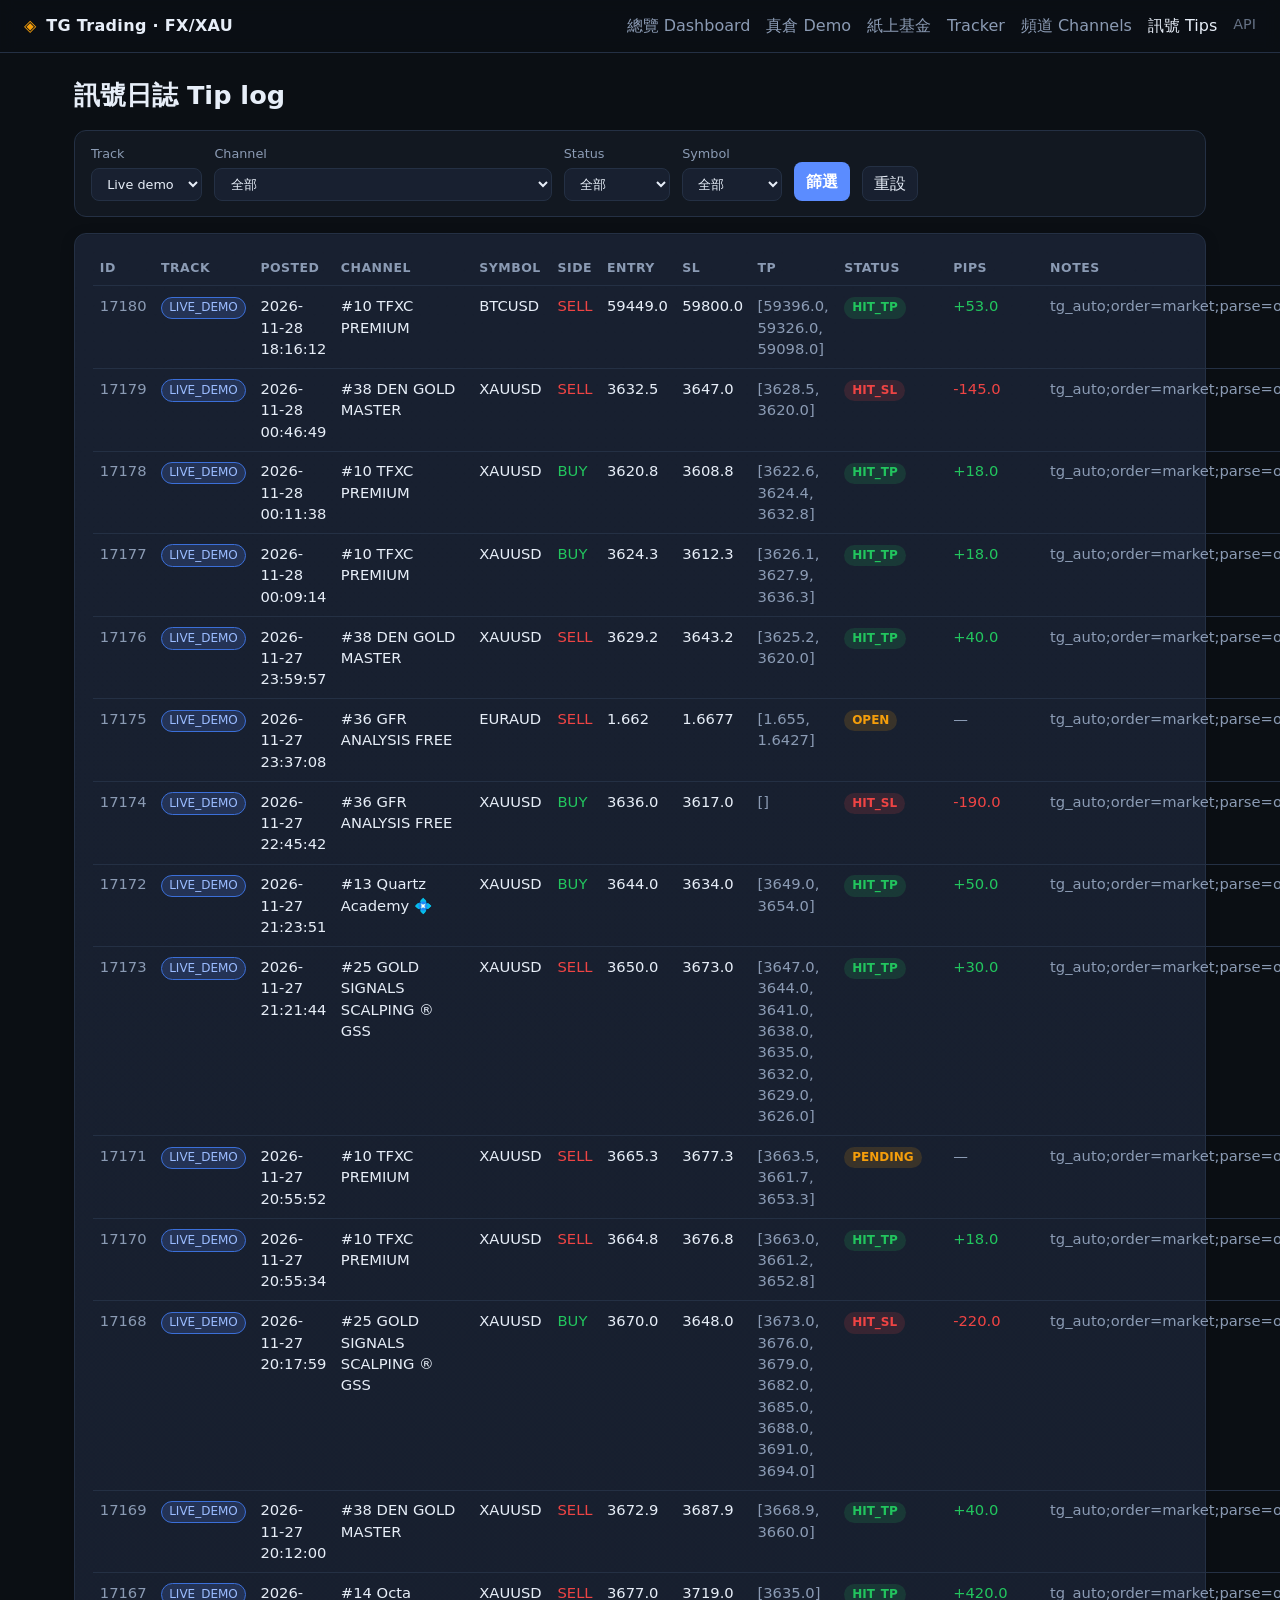
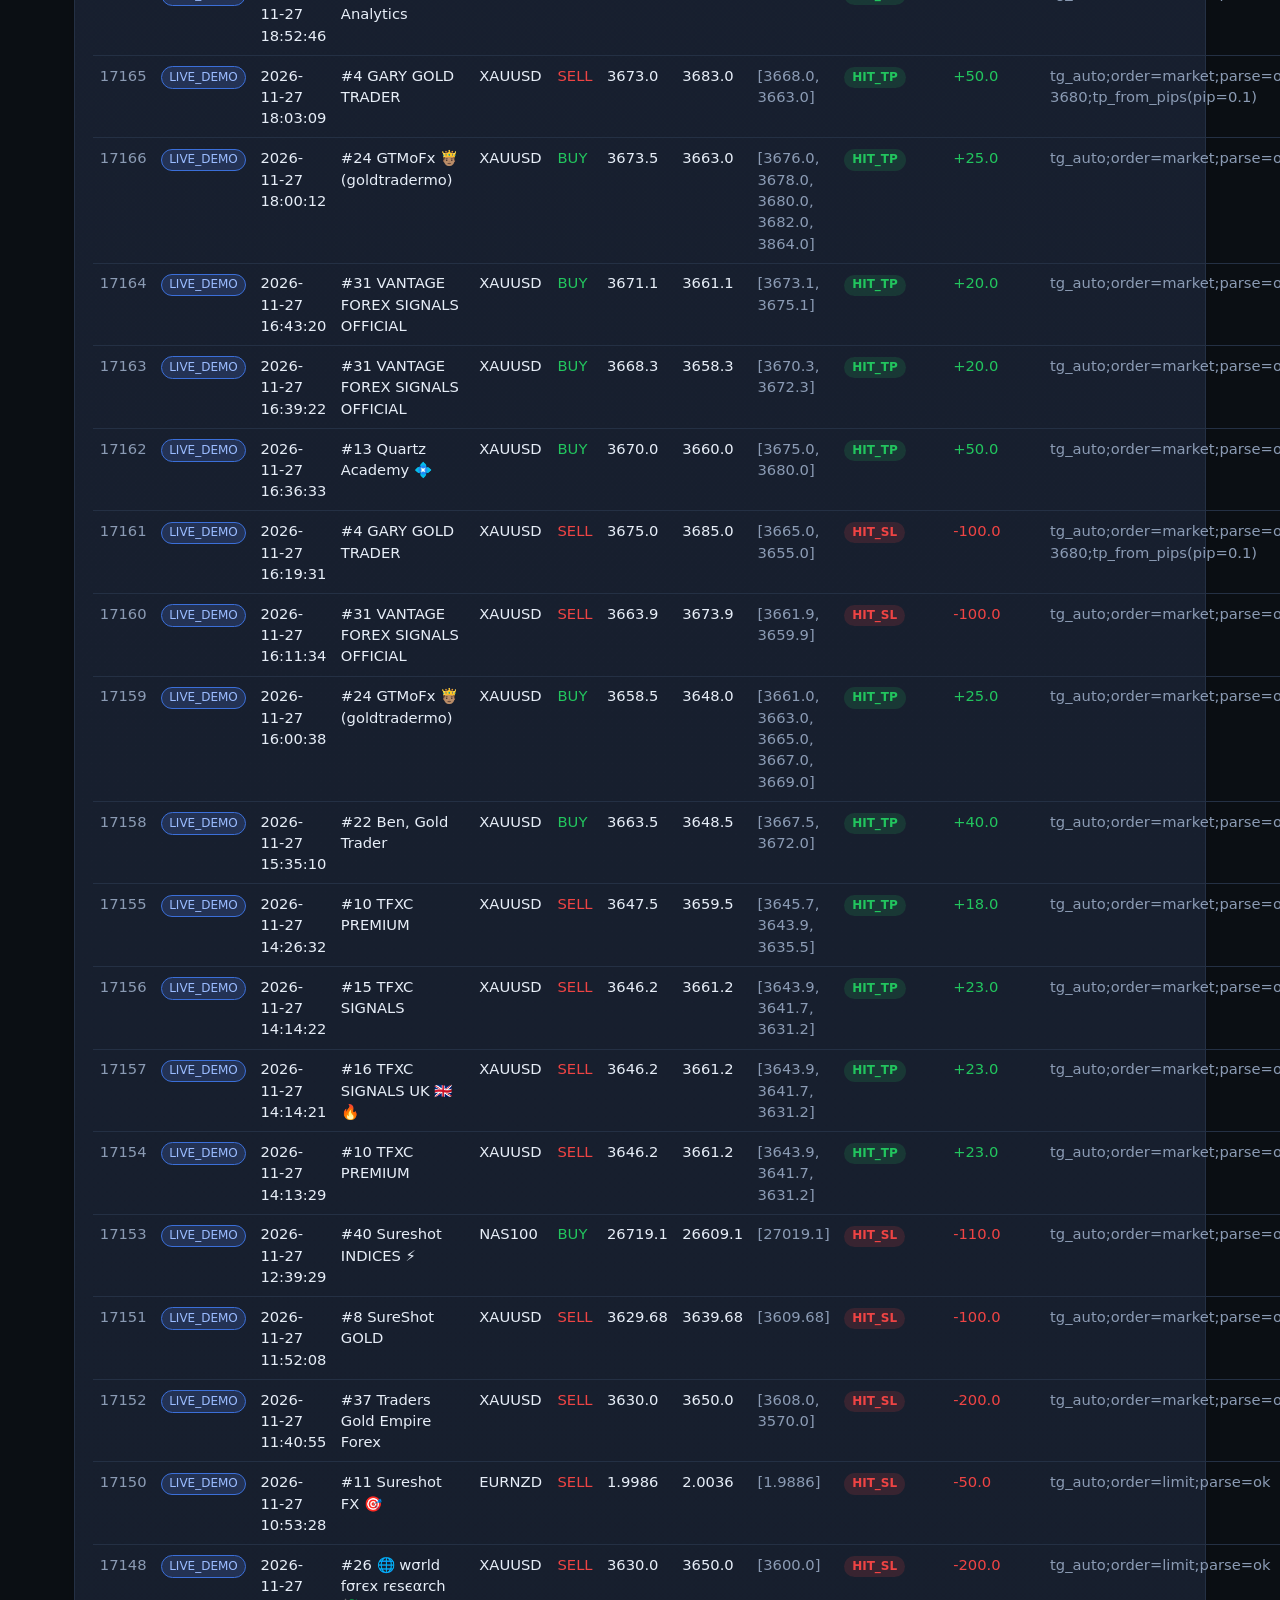
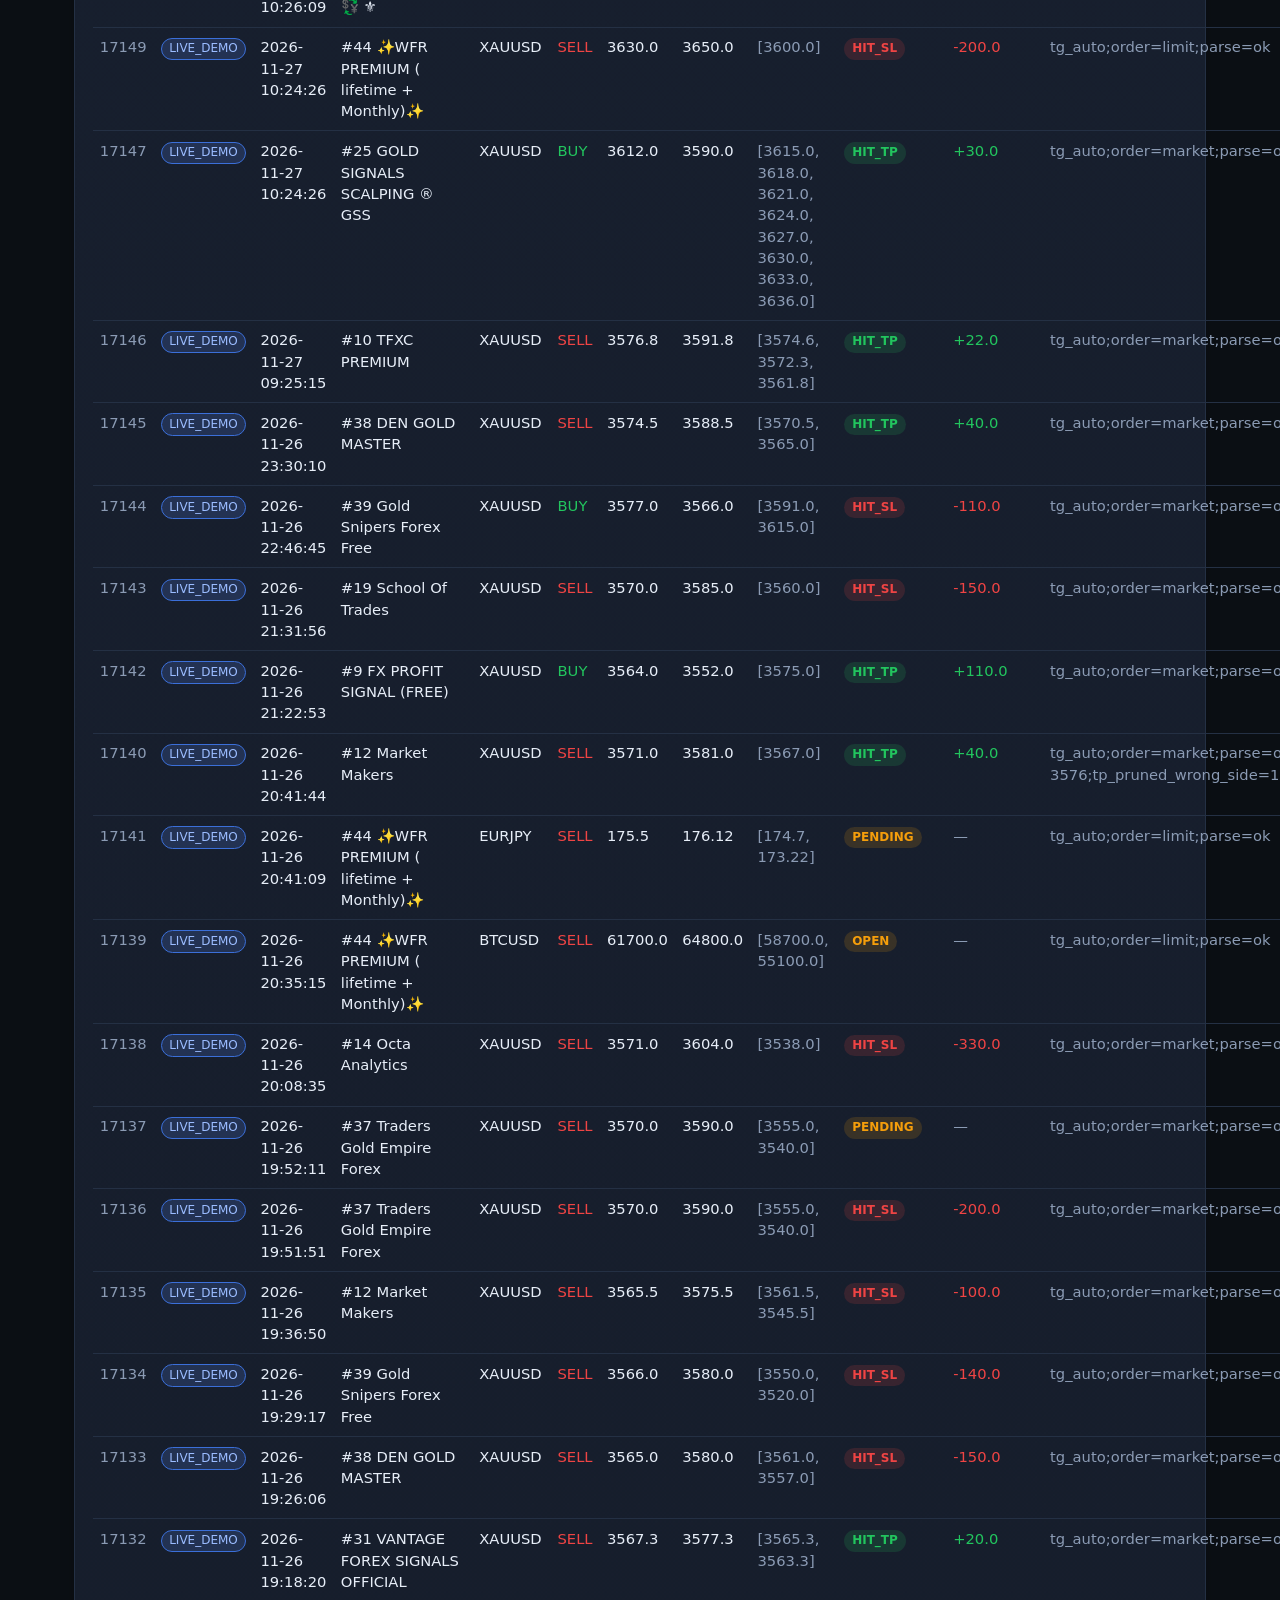
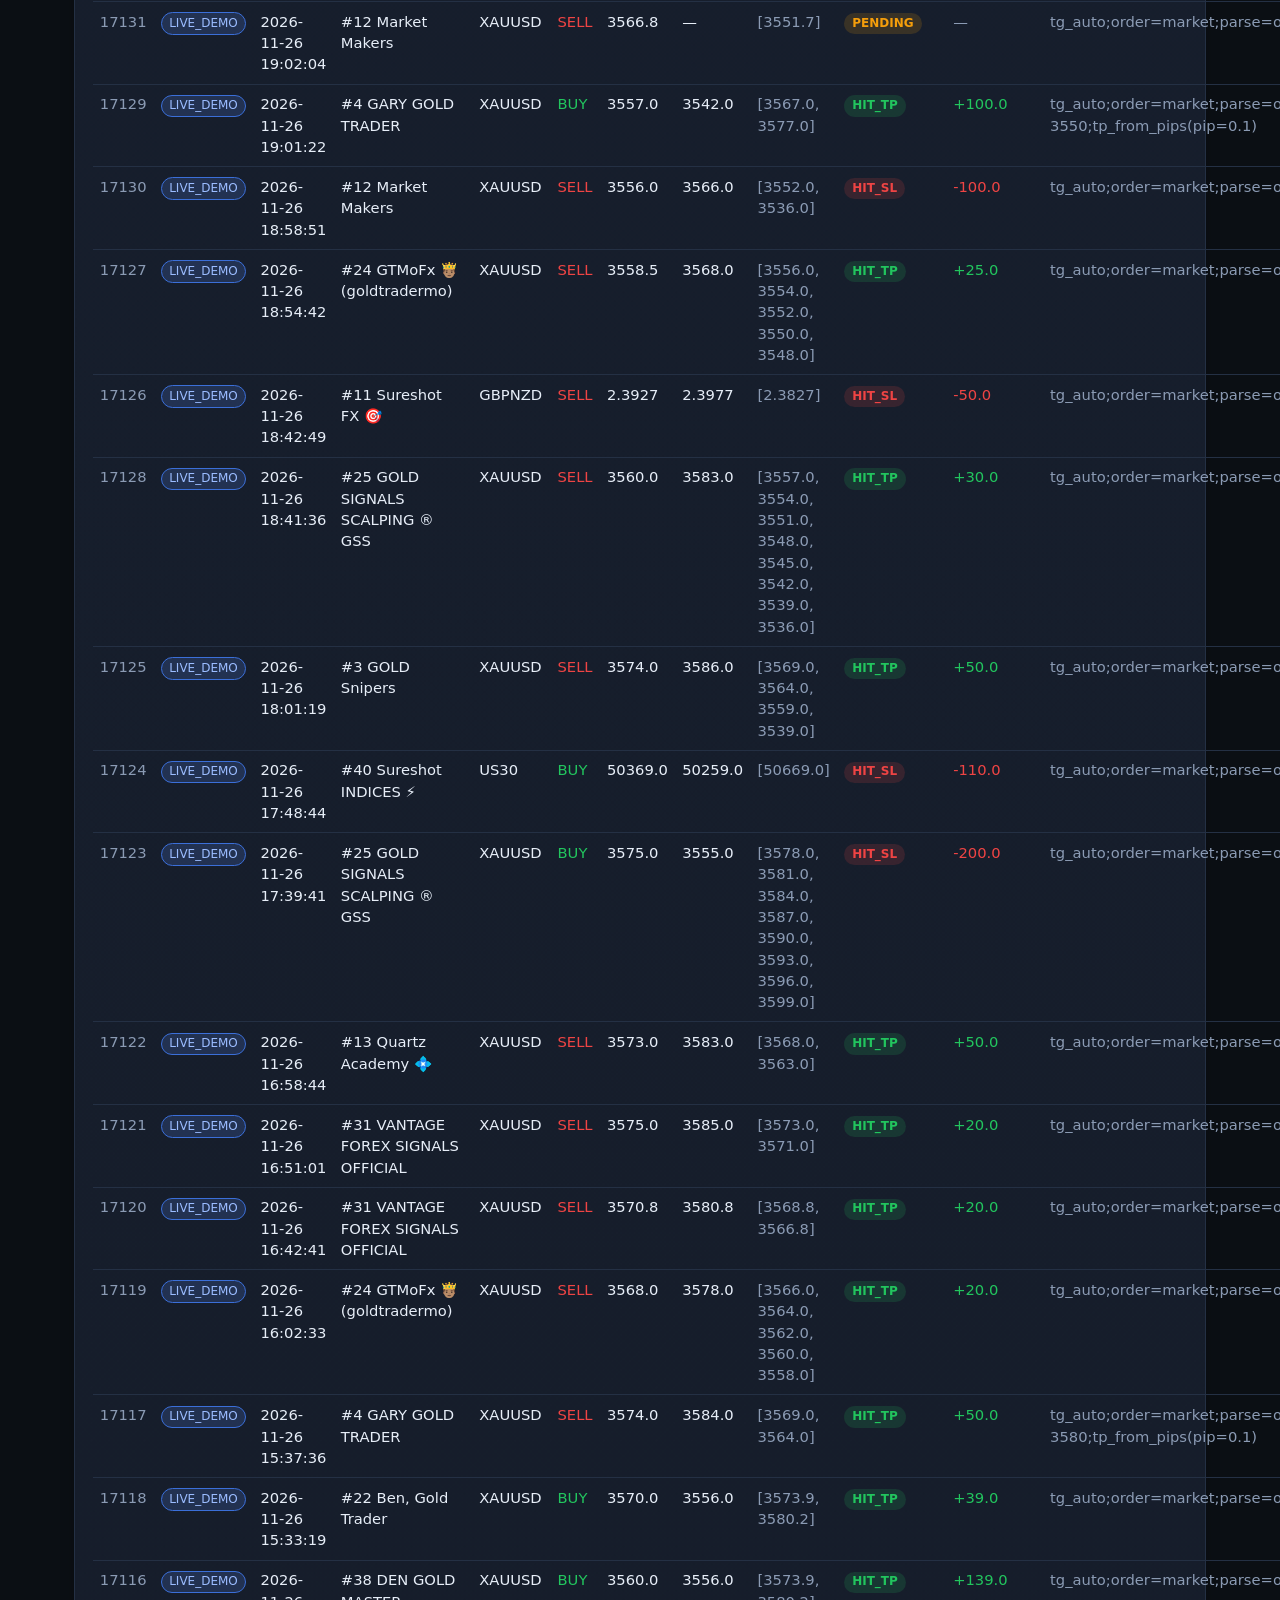
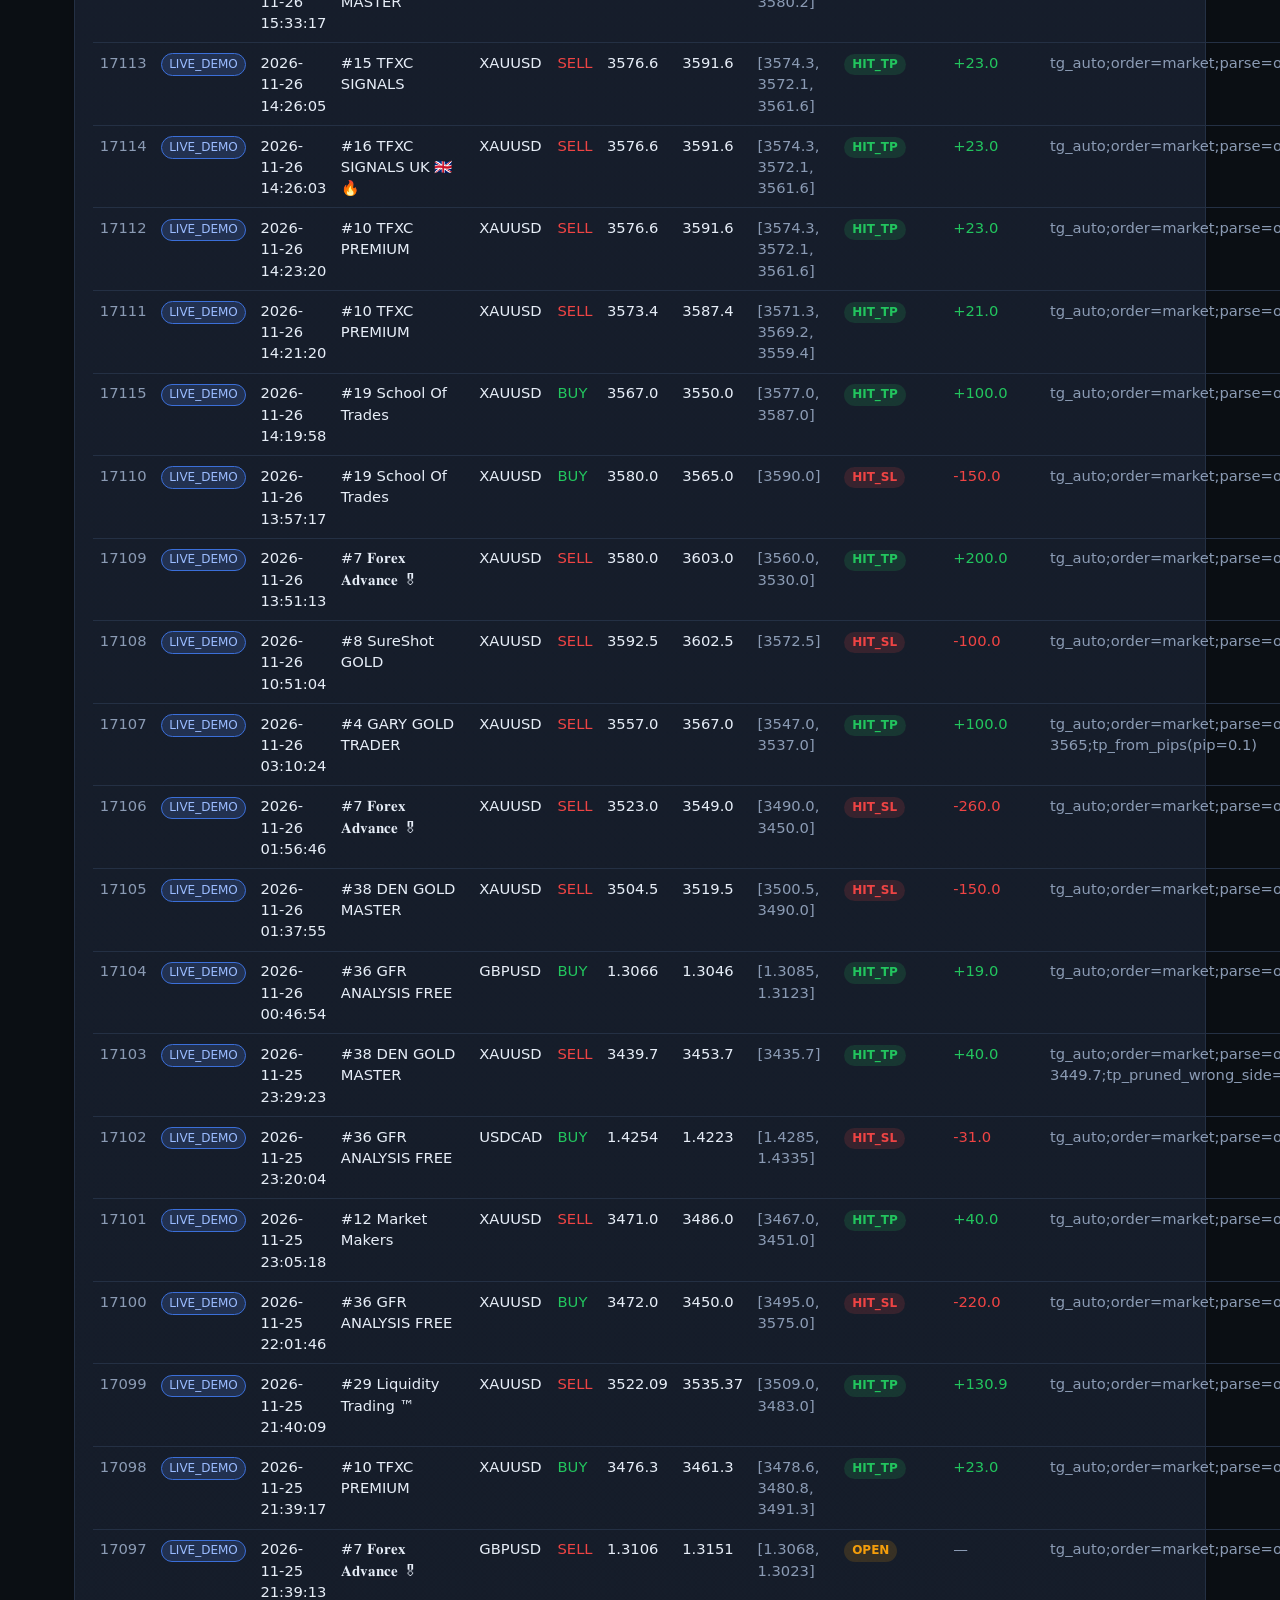
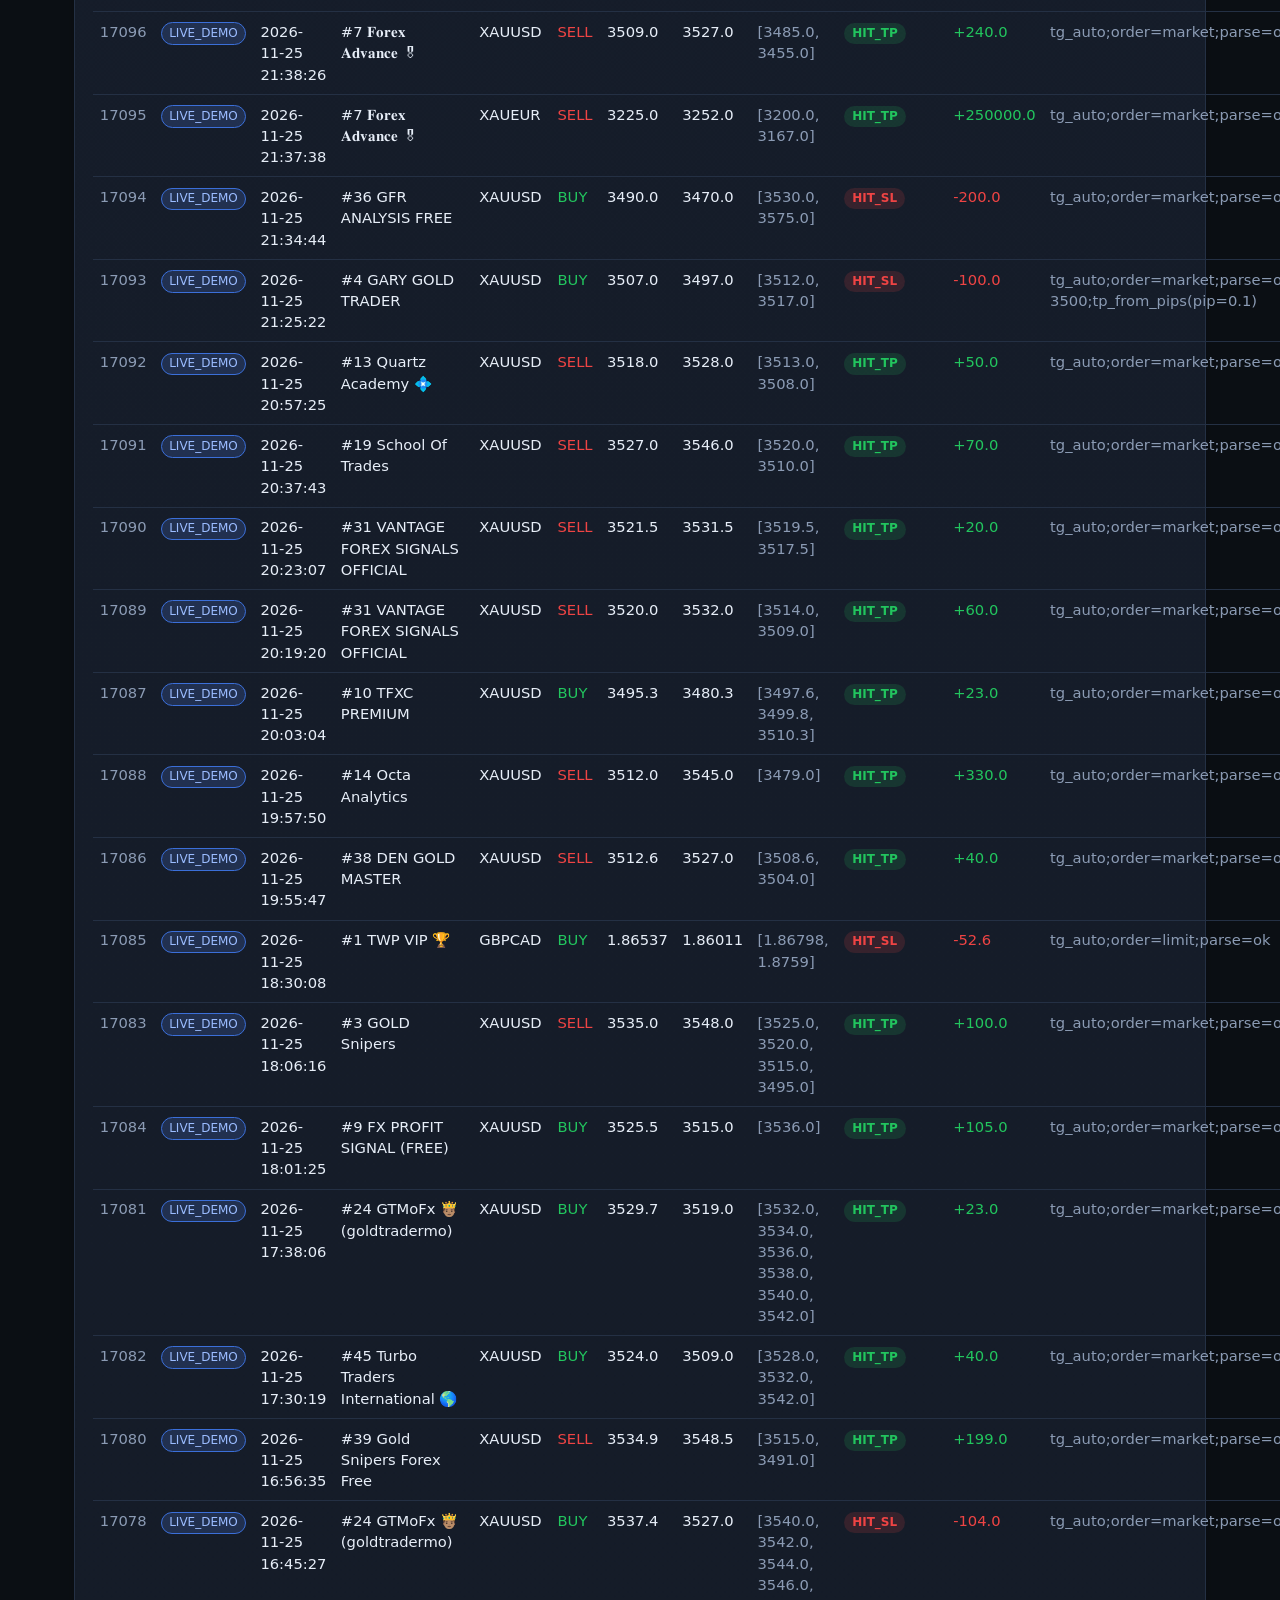
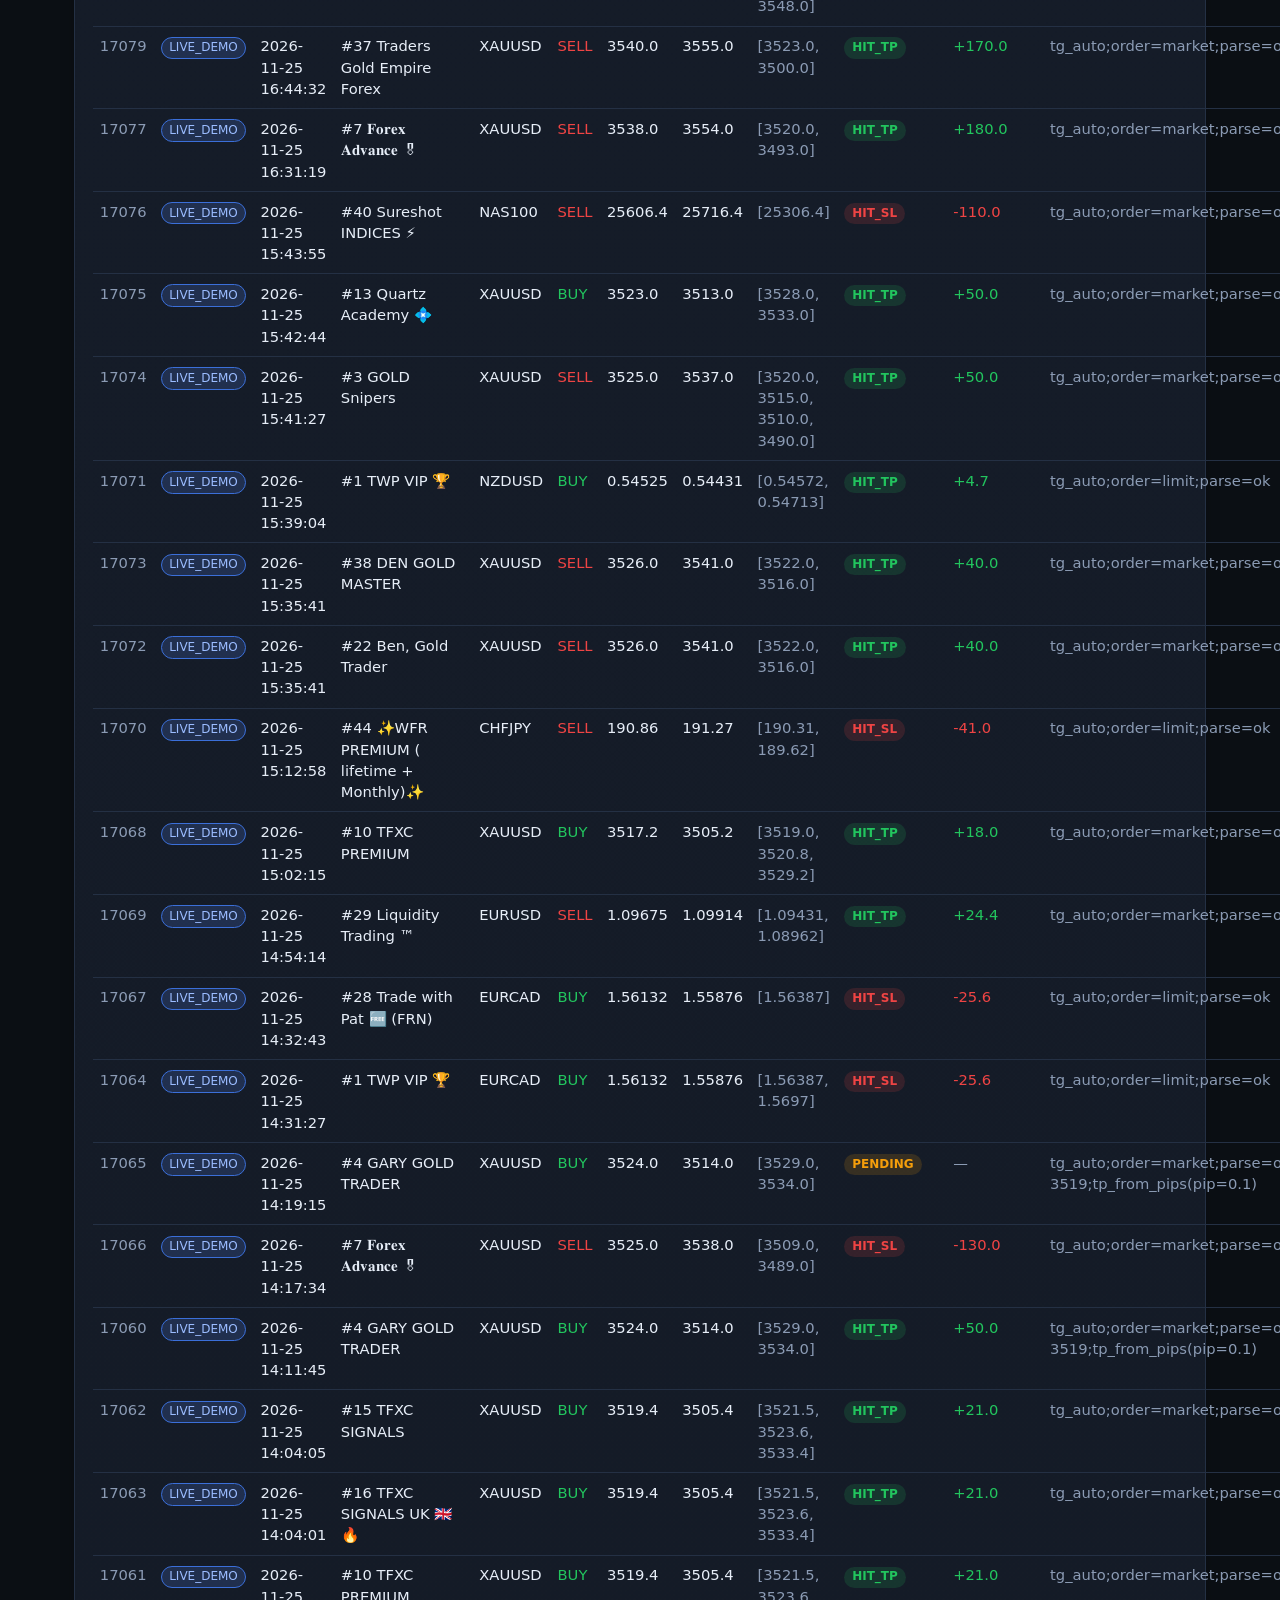
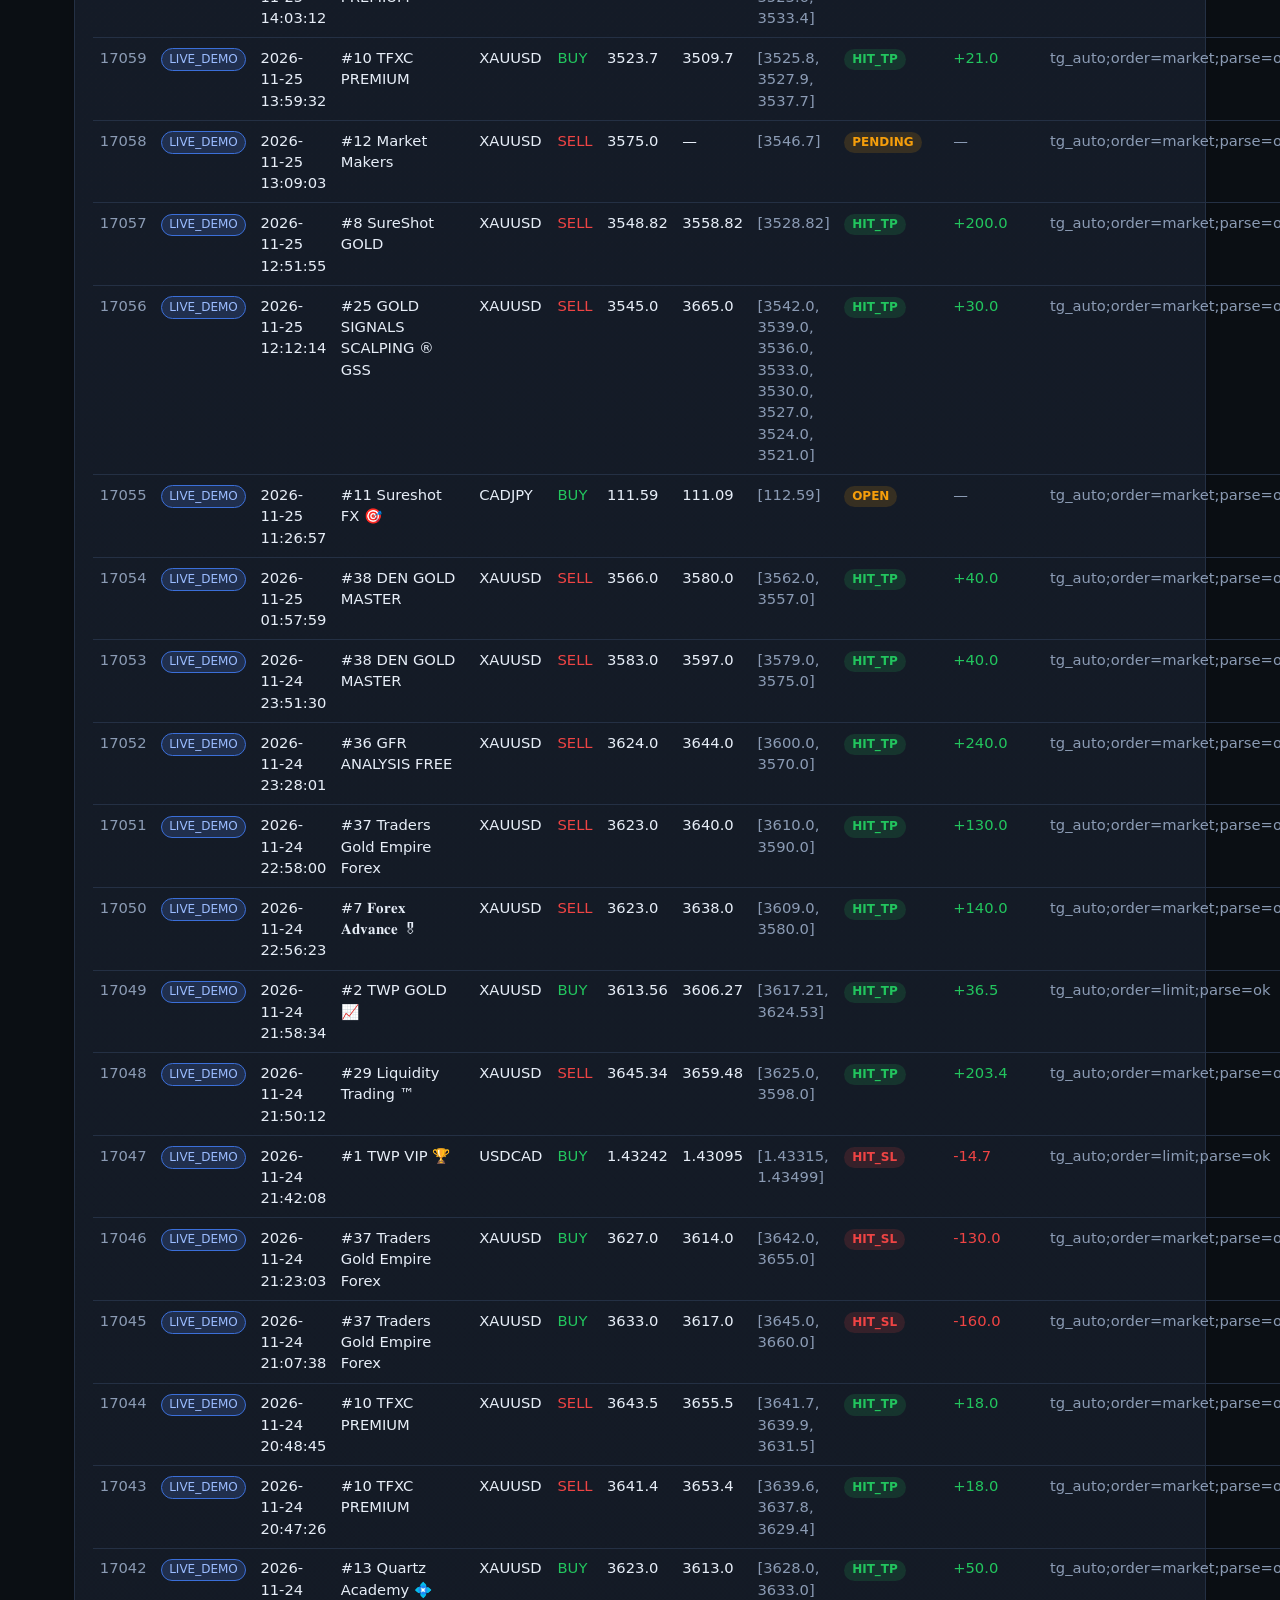
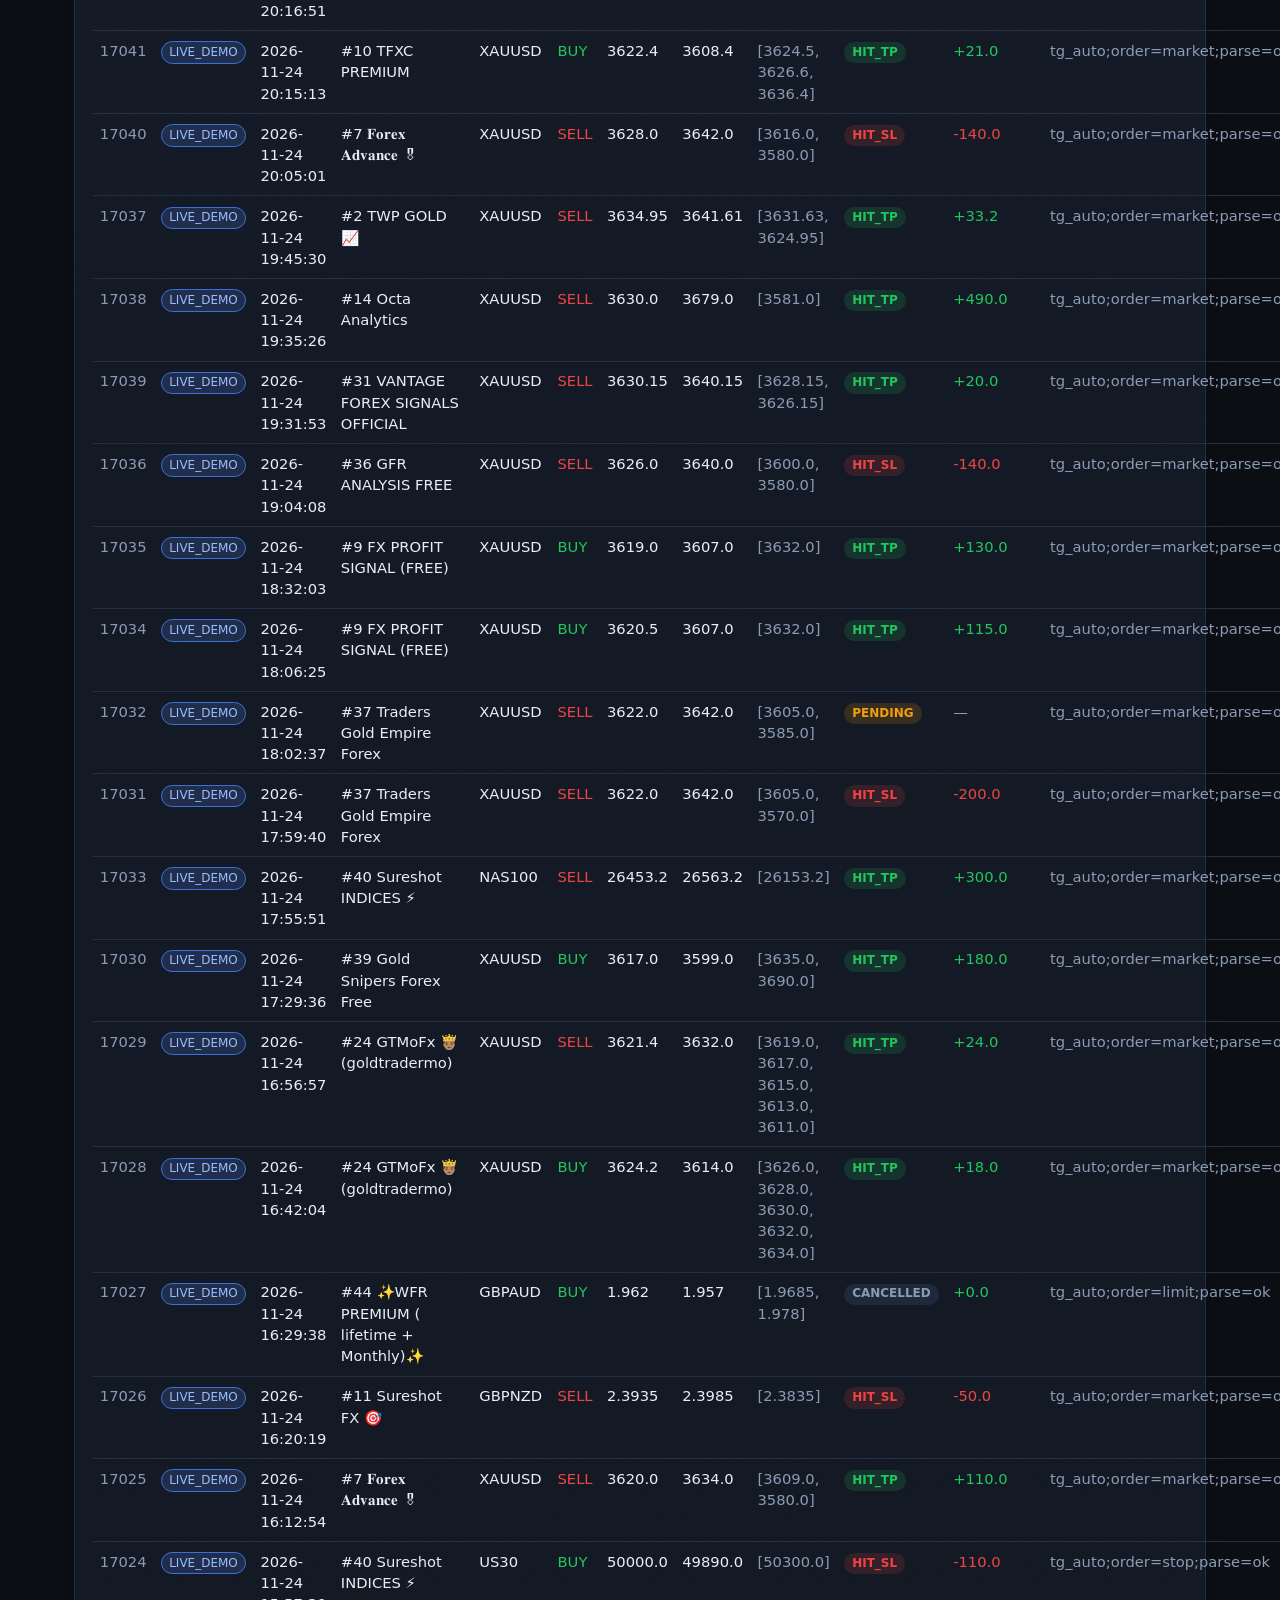
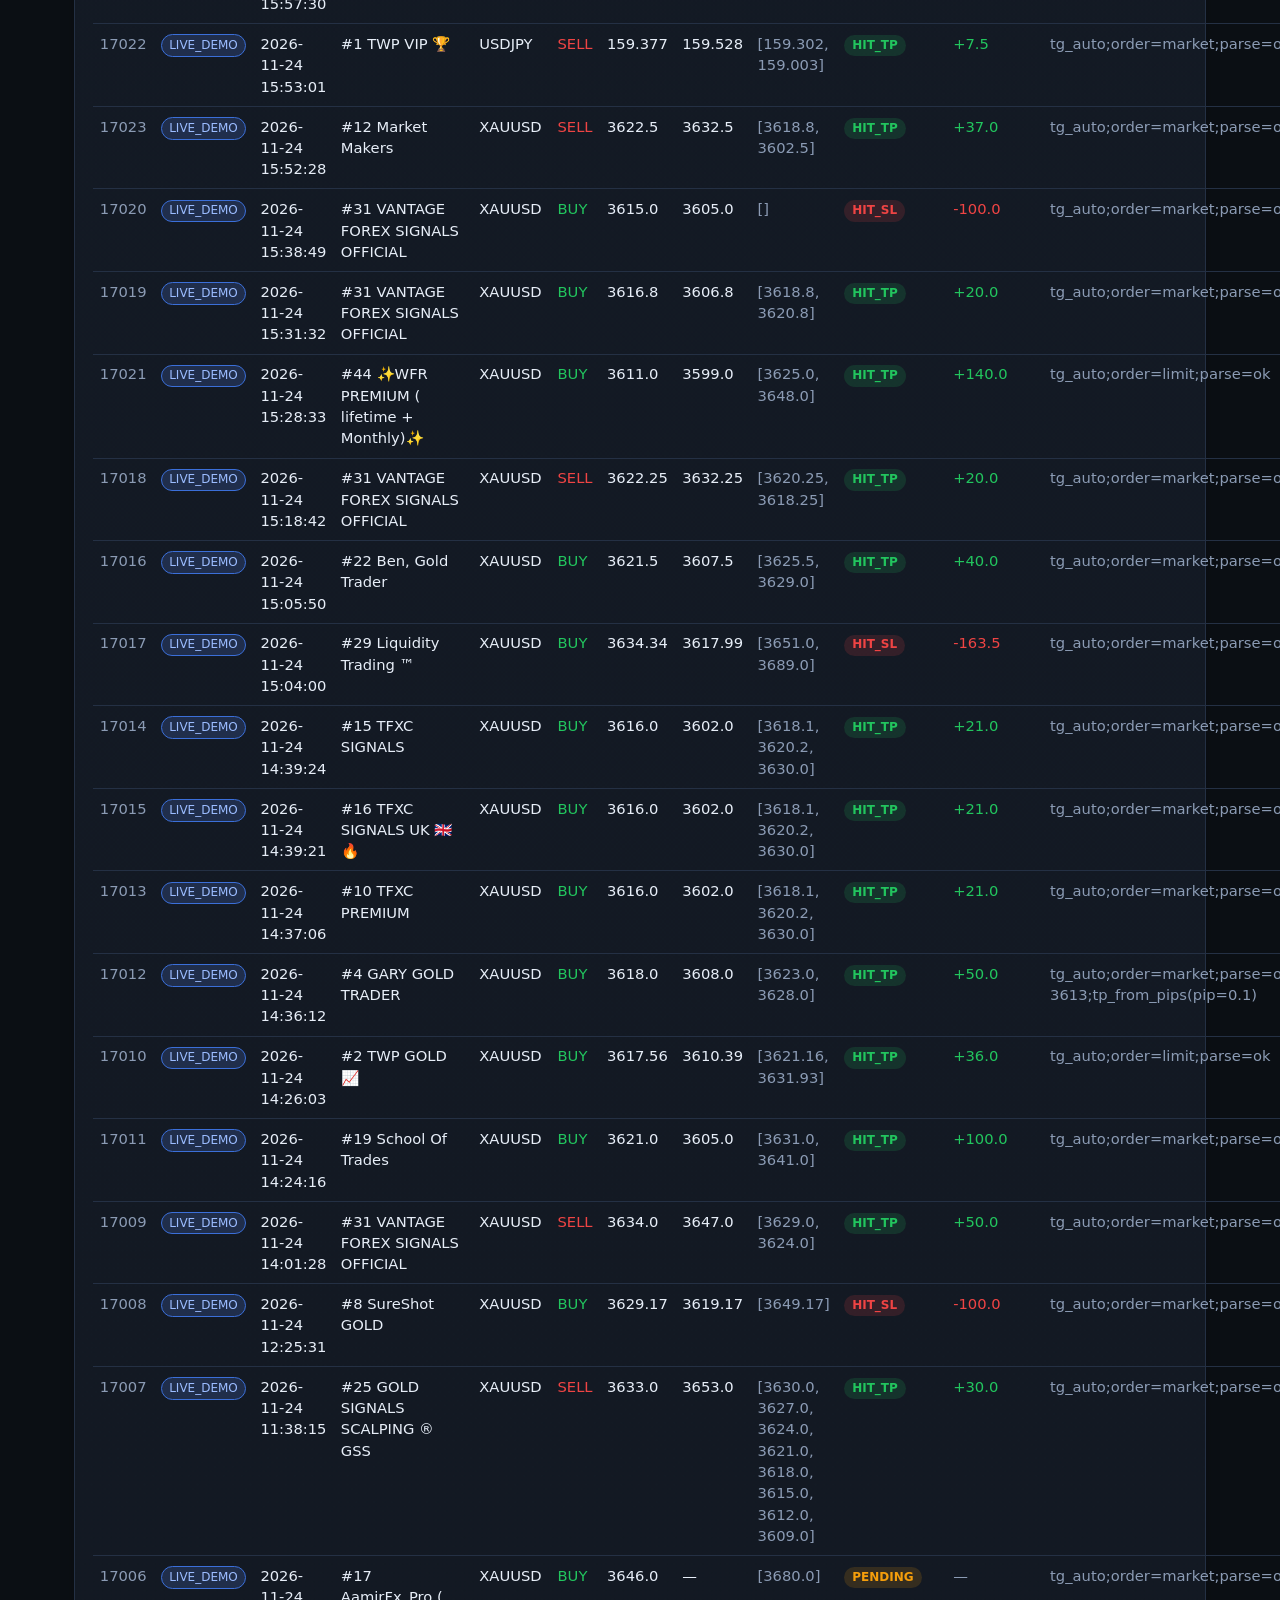
<file: tips-live.html>
<!DOCTYPE html>
<html lang="zh-Hant">
<head>
  <base href="https://algowise-ai.github.io/tg-trading-dashboard/" />
  <meta charset="UTF-8" />
  <meta name="viewport" content="width=device-width, initial-scale=1" />
  <title>訊號 · TG Trading · FX/XAU</title>
  <link rel="stylesheet" href="static/style.css" />
<!-- algowise-theme-head -->
<script>
(function(){try{var m=localStorage.getItem("algowise-theme")||"system";
document.documentElement.setAttribute("data-theme",m);
var dark=window.matchMedia("(prefers-color-scheme: dark)").matches;
var r=m==="light"?"light":m==="dark"?"dark":(dark?"dark":"light");
document.documentElement.setAttribute("data-theme-resolved",r);
}catch(e){}})();
</script>
</head>
<body>
  <header class="topbar">
    <div class="brand">
      <span class="logo">◈</span>
      <span>TG Trading · FX/XAU</span>
    </div>
    <nav>
      <a href="index.html" class="">總覽 Dashboard</a>
      <a href="demo.html" class="">真倉 Demo</a>
      <a href="paper.html" class="">紙上基金</a>
      <a href="tracker.html" class="">Tracker</a>
      <a href="channels.html" class="">頻道 Channels</a>
      <a href="tips.html" class="active">訊號 Tips</a>
      <a href="api/stats.json" class="muted">API</a>
    </nav>
  </header>
  <main class="container">
    
<h1>訊號日誌 Tip log</h1>

<form class="filters" method="get" action="/tips">
  <label>
    Track
    <select name="track_kind">
      <option value="">全部</option>
      <option value="backtest" >Backtest</option>
      <option value="live_demo" selected>Live demo</option>
    </select>
  </label>
  <label>
    Channel
    <select name="channel_id">
      <option value="">全部</option>
      
      <option value="1" >#1 TWP VIP 🏆</option>
      
      <option value="2" >#2 TWP GOLD 📈</option>
      
      <option value="12" >#3 GOLD Snipers</option>
      
      <option value="3" >#4 GARY GOLD TRADER</option>
      
      <option value="4" >#7 𝐅𝐨𝐫𝐞𝐱 𝐀𝐝𝐯𝐚𝐧𝐜𝐞 🎖</option>
      
      <option value="5" >#8 SureShot GOLD</option>
      
      <option value="18" >#9 FX PROFIT SIGNAL (FREE)</option>
      
      <option value="19" >#10 TFXC PREMIUM</option>
      
      <option value="6" >#11 Sureshot FX 🎯</option>
      
      <option value="21" >#12 Market Makers</option>
      
      <option value="7" >#13 Quartz Academy 💠</option>
      
      <option value="23" >#14 Octa Analytics</option>
      
      <option value="24" >#15 TFXC SIGNALS</option>
      
      <option value="25" >#16 TFXC SIGNALS UK 🇬🇧 🔥</option>
      
      <option value="26" >#17 AamirFx_Pro ( #Father_Of_Gold )</option>
      
      <option value="8" >#18 Trading Central FX | Forex Signals 🌍</option>
      
      <option value="28" >#19 School Of Trades</option>
      
      <option value="31" >#22 Ben, Gold Trader</option>
      
      <option value="33" >#24 GTMoFx 🤴🏽 (goldtradermo)</option>
      
      <option value="34" >#25 GOLD SIGNALS SCALPING ® GSS</option>
      
      <option value="35" >#26 🌐 wσrld fσrєх rєѕєαrch 💱 ⚜</option>
      
      <option value="37" >#28 Trade with Pat 🆓 (FRN)</option>
      
      <option value="38" >#29 Liquidity Trading ™️</option>
      
      <option value="40" >#31 VANTAGE FOREX SIGNALS OFFICIAL</option>
      
      <option value="41" >#32 🌐 𝗚𝗼𝗹𝗱 | fσrεx rεsεarch 💱⚜️</option>
      
      <option value="9" >#36 GFR ANALYSIS FREE</option>
      
      <option value="46" >#37 Traders Gold Empire Forex</option>
      
      <option value="47" >#38 DEN GOLD MASTER</option>
      
      <option value="48" >#39 Gold Snipers Forex Free</option>
      
      <option value="49" >#40 Sureshot INDICES ⚡️</option>
      
      <option value="7339" >#44 ✨WFR PREMIUM ( lifetime + Monthly)✨</option>
      
      <option value="7340" >#45 Turbo Traders International 🌎</option>
      
    </select>
  </label>
  <label>
    Status
    <select name="status">
      <option value="">全部</option>
      
      <option value="open" >open</option>
      
      <option value="hit_tp" >hit_tp</option>
      
      <option value="hit_sl" >hit_sl</option>
      
      <option value="closed" >closed</option>
      
      <option value="pending" >pending</option>
      
      <option value="cancelled" >cancelled</option>
      
    </select>
  </label>
  <label>
    Symbol
    <select name="symbol">
      <option value="">全部</option>
      
      <option value="XAUUSD" >XAUUSD</option>
      
      <option value="EURUSD" >EURUSD</option>
      
      <option value="GBPUSD" >GBPUSD</option>
      
      <option value="USDJPY" >USDJPY</option>
      
      <option value="NAS100" >NAS100</option>
      
      <option value="US30" >US30</option>
      
    </select>
  </label>
  <button type="submit">篩選</button>
  <a class="btn-link" href="tips.html">重設</a>
</form>

<section class="panel">
  <table class="table">
    <thead>
      <tr>
        <th>ID</th><th>Track</th><th>Posted</th><th>Channel</th>
        <th>Symbol</th><th>Side</th><th>Entry</th><th>SL</th><th>TP</th>
        <th>Status</th><th>Pips</th><th>Notes</th>
      </tr>
    </thead>
    <tbody>
      
      <tr>
        <td class="muted">17180</td>
        <td><span class="tag live-tag">live_demo</span></td>
        <td>2026-11-28 18:16:12</td>
        <td>#10 TFXC PREMIUM</td>
        <td>
          BTCUSD
          
        </td>
        <td class="neg">SELL</td>
        <td>59449.0</td>
        <td>59800.0</td>
        <td class="muted" style="max-width:8rem;overflow:hidden;text-overflow:ellipsis;">[59396.0, 59326.0, 59098.0]</td>
        <td><span class="status hit_tp">hit_tp</span></td>
        <td class="pos">
          +53.0
        </td>
        <td class="muted">tg_auto;order=market;parse=ok</td>
      </tr>
      
      <tr>
        <td class="muted">17179</td>
        <td><span class="tag live-tag">live_demo</span></td>
        <td>2026-11-28 00:46:49</td>
        <td>#38 DEN GOLD MASTER</td>
        <td>
          XAUUSD
          
        </td>
        <td class="neg">SELL</td>
        <td>3632.5</td>
        <td>3647.0</td>
        <td class="muted" style="max-width:8rem;overflow:hidden;text-overflow:ellipsis;">[3628.5, 3620.0]</td>
        <td><span class="status hit_sl">hit_sl</span></td>
        <td class="neg">
          -145.0
        </td>
        <td class="muted">tg_auto;order=market;parse=ok;entry_range=3632.5-3642.5</td>
      </tr>
      
      <tr>
        <td class="muted">17178</td>
        <td><span class="tag live-tag">live_demo</span></td>
        <td>2026-11-28 00:11:38</td>
        <td>#10 TFXC PREMIUM</td>
        <td>
          XAUUSD
          
        </td>
        <td class="pos">BUY</td>
        <td>3620.8</td>
        <td>3608.8</td>
        <td class="muted" style="max-width:8rem;overflow:hidden;text-overflow:ellipsis;">[3622.6, 3624.4, 3632.8]</td>
        <td><span class="status hit_tp">hit_tp</span></td>
        <td class="pos">
          +18.0
        </td>
        <td class="muted">tg_auto;order=market;parse=ok</td>
      </tr>
      
      <tr>
        <td class="muted">17177</td>
        <td><span class="tag live-tag">live_demo</span></td>
        <td>2026-11-28 00:09:14</td>
        <td>#10 TFXC PREMIUM</td>
        <td>
          XAUUSD
          
        </td>
        <td class="pos">BUY</td>
        <td>3624.3</td>
        <td>3612.3</td>
        <td class="muted" style="max-width:8rem;overflow:hidden;text-overflow:ellipsis;">[3626.1, 3627.9, 3636.3]</td>
        <td><span class="status hit_tp">hit_tp</span></td>
        <td class="pos">
          +18.0
        </td>
        <td class="muted">tg_auto;order=market;parse=ok</td>
      </tr>
      
      <tr>
        <td class="muted">17176</td>
        <td><span class="tag live-tag">live_demo</span></td>
        <td>2026-11-27 23:59:57</td>
        <td>#38 DEN GOLD MASTER</td>
        <td>
          XAUUSD
          
        </td>
        <td class="neg">SELL</td>
        <td>3629.2</td>
        <td>3643.2</td>
        <td class="muted" style="max-width:8rem;overflow:hidden;text-overflow:ellipsis;">[3625.2, 3620.0]</td>
        <td><span class="status hit_tp">hit_tp</span></td>
        <td class="pos">
          +40.0
        </td>
        <td class="muted">tg_auto;order=market;parse=ok;entry_range=3629.2-3639.2</td>
      </tr>
      
      <tr>
        <td class="muted">17175</td>
        <td><span class="tag live-tag">live_demo</span></td>
        <td>2026-11-27 23:37:08</td>
        <td>#36 GFR ANALYSIS FREE</td>
        <td>
          EURAUD
          
        </td>
        <td class="neg">SELL</td>
        <td>1.662</td>
        <td>1.6677</td>
        <td class="muted" style="max-width:8rem;overflow:hidden;text-overflow:ellipsis;">[1.655, 1.6427]</td>
        <td><span class="status open">open</span></td>
        <td class="muted">
          —
        </td>
        <td class="muted">tg_auto;order=market;parse=ok</td>
      </tr>
      
      <tr>
        <td class="muted">17174</td>
        <td><span class="tag live-tag">live_demo</span></td>
        <td>2026-11-27 22:45:42</td>
        <td>#36 GFR ANALYSIS FREE</td>
        <td>
          XAUUSD
          
        </td>
        <td class="pos">BUY</td>
        <td>3636.0</td>
        <td>3617.0</td>
        <td class="muted" style="max-width:8rem;overflow:hidden;text-overflow:ellipsis;">[]</td>
        <td><span class="status hit_sl">hit_sl</span></td>
        <td class="neg">
          -190.0
        </td>
        <td class="muted">tg_auto;order=market;parse=ok</td>
      </tr>
      
      <tr>
        <td class="muted">17172</td>
        <td><span class="tag live-tag">live_demo</span></td>
        <td>2026-11-27 21:23:51</td>
        <td>#13 Quartz Academy 💠</td>
        <td>
          XAUUSD
          
        </td>
        <td class="pos">BUY</td>
        <td>3644.0</td>
        <td>3634.0</td>
        <td class="muted" style="max-width:8rem;overflow:hidden;text-overflow:ellipsis;">[3649.0, 3654.0]</td>
        <td><span class="status hit_tp">hit_tp</span></td>
        <td class="pos">
          +50.0
        </td>
        <td class="muted">tg_auto;order=market;parse=ok;entry_range=3644-3639</td>
      </tr>
      
      <tr>
        <td class="muted">17173</td>
        <td><span class="tag live-tag">live_demo</span></td>
        <td>2026-11-27 21:21:44</td>
        <td>#25 GOLD SIGNALS SCALPING ® GSS</td>
        <td>
          XAUUSD
          
        </td>
        <td class="neg">SELL</td>
        <td>3650.0</td>
        <td>3673.0</td>
        <td class="muted" style="max-width:8rem;overflow:hidden;text-overflow:ellipsis;">[3647.0, 3644.0, 3641.0, 3638.0, 3635.0, 3632.0, 3629.0, 3626.0]</td>
        <td><span class="status hit_tp">hit_tp</span></td>
        <td class="pos">
          +30.0
        </td>
        <td class="muted">tg_auto;order=market;parse=ok;entry_range=3650-3658</td>
      </tr>
      
      <tr>
        <td class="muted">17171</td>
        <td><span class="tag live-tag">live_demo</span></td>
        <td>2026-11-27 20:55:52</td>
        <td>#10 TFXC PREMIUM</td>
        <td>
          XAUUSD
          
        </td>
        <td class="neg">SELL</td>
        <td>3665.3</td>
        <td>3677.3</td>
        <td class="muted" style="max-width:8rem;overflow:hidden;text-overflow:ellipsis;">[3663.5, 3661.7, 3653.3]</td>
        <td><span class="status pending">pending</span></td>
        <td class="muted">
          —
        </td>
        <td class="muted">tg_auto;order=market;parse=ok</td>
      </tr>
      
      <tr>
        <td class="muted">17170</td>
        <td><span class="tag live-tag">live_demo</span></td>
        <td>2026-11-27 20:55:34</td>
        <td>#10 TFXC PREMIUM</td>
        <td>
          XAUUSD
          
        </td>
        <td class="neg">SELL</td>
        <td>3664.8</td>
        <td>3676.8</td>
        <td class="muted" style="max-width:8rem;overflow:hidden;text-overflow:ellipsis;">[3663.0, 3661.2, 3652.8]</td>
        <td><span class="status hit_tp">hit_tp</span></td>
        <td class="pos">
          +18.0
        </td>
        <td class="muted">tg_auto;order=market;parse=ok</td>
      </tr>
      
      <tr>
        <td class="muted">17168</td>
        <td><span class="tag live-tag">live_demo</span></td>
        <td>2026-11-27 20:17:59</td>
        <td>#25 GOLD SIGNALS SCALPING ® GSS</td>
        <td>
          XAUUSD
          
        </td>
        <td class="pos">BUY</td>
        <td>3670.0</td>
        <td>3648.0</td>
        <td class="muted" style="max-width:8rem;overflow:hidden;text-overflow:ellipsis;">[3673.0, 3676.0, 3679.0, 3682.0, 3685.0, 3688.0, 3691.0, 3694.0]</td>
        <td><span class="status hit_sl">hit_sl</span></td>
        <td class="neg">
          -220.0
        </td>
        <td class="muted">tg_auto;order=market;parse=ok;entry_range=3670-3663</td>
      </tr>
      
      <tr>
        <td class="muted">17169</td>
        <td><span class="tag live-tag">live_demo</span></td>
        <td>2026-11-27 20:12:00</td>
        <td>#38 DEN GOLD MASTER</td>
        <td>
          XAUUSD
          
        </td>
        <td class="neg">SELL</td>
        <td>3672.9</td>
        <td>3687.9</td>
        <td class="muted" style="max-width:8rem;overflow:hidden;text-overflow:ellipsis;">[3668.9, 3660.0]</td>
        <td><span class="status hit_tp">hit_tp</span></td>
        <td class="pos">
          +40.0
        </td>
        <td class="muted">tg_auto;order=market;parse=ok;entry_range=3672.9-3682.9</td>
      </tr>
      
      <tr>
        <td class="muted">17167</td>
        <td><span class="tag live-tag">live_demo</span></td>
        <td>2026-11-27 18:52:46</td>
        <td>#14 Octa Analytics</td>
        <td>
          XAUUSD
          
        </td>
        <td class="neg">SELL</td>
        <td>3677.0</td>
        <td>3719.0</td>
        <td class="muted" style="max-width:8rem;overflow:hidden;text-overflow:ellipsis;">[3635.0]</td>
        <td><span class="status hit_tp">hit_tp</span></td>
        <td class="pos">
          +420.0
        </td>
        <td class="muted">tg_auto;order=market;parse=ok</td>
      </tr>
      
      <tr>
        <td class="muted">17165</td>
        <td><span class="tag live-tag">live_demo</span></td>
        <td>2026-11-27 18:03:09</td>
        <td>#4 GARY GOLD TRADER</td>
        <td>
          XAUUSD
          
        </td>
        <td class="neg">SELL</td>
        <td>3673.0</td>
        <td>3683.0</td>
        <td class="muted" style="max-width:8rem;overflow:hidden;text-overflow:ellipsis;">[3668.0, 3663.0]</td>
        <td><span class="status hit_tp">hit_tp</span></td>
        <td class="pos">
          +50.0
        </td>
        <td class="muted">tg_auto;order=market;parse=ok;tp_pips=50/100;entry_range=3673-3680;tp_from_pips(pip=0.1)</td>
      </tr>
      
      <tr>
        <td class="muted">17166</td>
        <td><span class="tag live-tag">live_demo</span></td>
        <td>2026-11-27 18:00:12</td>
        <td>#24 GTMoFx 🤴🏽 (goldtradermo)</td>
        <td>
          XAUUSD
          
        </td>
        <td class="pos">BUY</td>
        <td>3673.5</td>
        <td>3663.0</td>
        <td class="muted" style="max-width:8rem;overflow:hidden;text-overflow:ellipsis;">[3676.0, 3678.0, 3680.0, 3682.0, 3864.0]</td>
        <td><span class="status hit_tp">hit_tp</span></td>
        <td class="pos">
          +25.0
        </td>
        <td class="muted">tg_auto;order=market;parse=ok;entry_range=3673.5-3669</td>
      </tr>
      
      <tr>
        <td class="muted">17164</td>
        <td><span class="tag live-tag">live_demo</span></td>
        <td>2026-11-27 16:43:20</td>
        <td>#31 VANTAGE FOREX SIGNALS OFFICIAL</td>
        <td>
          XAUUSD
          
        </td>
        <td class="pos">BUY</td>
        <td>3671.1</td>
        <td>3661.1</td>
        <td class="muted" style="max-width:8rem;overflow:hidden;text-overflow:ellipsis;">[3673.1, 3675.1]</td>
        <td><span class="status hit_tp">hit_tp</span></td>
        <td class="pos">
          +20.0
        </td>
        <td class="muted">tg_auto;order=market;parse=ok</td>
      </tr>
      
      <tr>
        <td class="muted">17163</td>
        <td><span class="tag live-tag">live_demo</span></td>
        <td>2026-11-27 16:39:22</td>
        <td>#31 VANTAGE FOREX SIGNALS OFFICIAL</td>
        <td>
          XAUUSD
          
        </td>
        <td class="pos">BUY</td>
        <td>3668.3</td>
        <td>3658.3</td>
        <td class="muted" style="max-width:8rem;overflow:hidden;text-overflow:ellipsis;">[3670.3, 3672.3]</td>
        <td><span class="status hit_tp">hit_tp</span></td>
        <td class="pos">
          +20.0
        </td>
        <td class="muted">tg_auto;order=market;parse=ok;entry_range=3668.3-3661.3</td>
      </tr>
      
      <tr>
        <td class="muted">17162</td>
        <td><span class="tag live-tag">live_demo</span></td>
        <td>2026-11-27 16:36:33</td>
        <td>#13 Quartz Academy 💠</td>
        <td>
          XAUUSD
          
        </td>
        <td class="pos">BUY</td>
        <td>3670.0</td>
        <td>3660.0</td>
        <td class="muted" style="max-width:8rem;overflow:hidden;text-overflow:ellipsis;">[3675.0, 3680.0]</td>
        <td><span class="status hit_tp">hit_tp</span></td>
        <td class="pos">
          +50.0
        </td>
        <td class="muted">tg_auto;order=market;parse=ok;entry_range=3670-3665</td>
      </tr>
      
      <tr>
        <td class="muted">17161</td>
        <td><span class="tag live-tag">live_demo</span></td>
        <td>2026-11-27 16:19:31</td>
        <td>#4 GARY GOLD TRADER</td>
        <td>
          XAUUSD
          
        </td>
        <td class="neg">SELL</td>
        <td>3675.0</td>
        <td>3685.0</td>
        <td class="muted" style="max-width:8rem;overflow:hidden;text-overflow:ellipsis;">[3665.0, 3655.0]</td>
        <td><span class="status hit_sl">hit_sl</span></td>
        <td class="neg">
          -100.0
        </td>
        <td class="muted">tg_auto;order=market;parse=ok;tp_pips=100/200;entry_range=3675-3680;tp_from_pips(pip=0.1)</td>
      </tr>
      
      <tr>
        <td class="muted">17160</td>
        <td><span class="tag live-tag">live_demo</span></td>
        <td>2026-11-27 16:11:34</td>
        <td>#31 VANTAGE FOREX SIGNALS OFFICIAL</td>
        <td>
          XAUUSD
          
        </td>
        <td class="neg">SELL</td>
        <td>3663.9</td>
        <td>3673.9</td>
        <td class="muted" style="max-width:8rem;overflow:hidden;text-overflow:ellipsis;">[3661.9, 3659.9]</td>
        <td><span class="status hit_sl">hit_sl</span></td>
        <td class="neg">
          -100.0
        </td>
        <td class="muted">tg_auto;order=market;parse=ok</td>
      </tr>
      
      <tr>
        <td class="muted">17159</td>
        <td><span class="tag live-tag">live_demo</span></td>
        <td>2026-11-27 16:00:38</td>
        <td>#24 GTMoFx 🤴🏽 (goldtradermo)</td>
        <td>
          XAUUSD
          
        </td>
        <td class="pos">BUY</td>
        <td>3658.5</td>
        <td>3648.0</td>
        <td class="muted" style="max-width:8rem;overflow:hidden;text-overflow:ellipsis;">[3661.0, 3663.0, 3665.0, 3667.0, 3669.0]</td>
        <td><span class="status hit_tp">hit_tp</span></td>
        <td class="pos">
          +25.0
        </td>
        <td class="muted">tg_auto;order=market;parse=ok;entry_range=3658.5-3654</td>
      </tr>
      
      <tr>
        <td class="muted">17158</td>
        <td><span class="tag live-tag">live_demo</span></td>
        <td>2026-11-27 15:35:10</td>
        <td>#22 Ben, Gold Trader</td>
        <td>
          XAUUSD
          
        </td>
        <td class="pos">BUY</td>
        <td>3663.5</td>
        <td>3648.5</td>
        <td class="muted" style="max-width:8rem;overflow:hidden;text-overflow:ellipsis;">[3667.5, 3672.0]</td>
        <td><span class="status hit_tp">hit_tp</span></td>
        <td class="pos">
          +40.0
        </td>
        <td class="muted">tg_auto;order=market;parse=ok;entry_range=3663.5-3653.5</td>
      </tr>
      
      <tr>
        <td class="muted">17155</td>
        <td><span class="tag live-tag">live_demo</span></td>
        <td>2026-11-27 14:26:32</td>
        <td>#10 TFXC PREMIUM</td>
        <td>
          XAUUSD
          
        </td>
        <td class="neg">SELL</td>
        <td>3647.5</td>
        <td>3659.5</td>
        <td class="muted" style="max-width:8rem;overflow:hidden;text-overflow:ellipsis;">[3645.7, 3643.9, 3635.5]</td>
        <td><span class="status hit_tp">hit_tp</span></td>
        <td class="pos">
          +18.0
        </td>
        <td class="muted">tg_auto;order=market;parse=ok</td>
      </tr>
      
      <tr>
        <td class="muted">17156</td>
        <td><span class="tag live-tag">live_demo</span></td>
        <td>2026-11-27 14:14:22</td>
        <td>#15 TFXC SIGNALS</td>
        <td>
          XAUUSD
          
        </td>
        <td class="neg">SELL</td>
        <td>3646.2</td>
        <td>3661.2</td>
        <td class="muted" style="max-width:8rem;overflow:hidden;text-overflow:ellipsis;">[3643.9, 3641.7, 3631.2]</td>
        <td><span class="status hit_tp">hit_tp</span></td>
        <td class="pos">
          +23.0
        </td>
        <td class="muted">tg_auto;order=market;parse=ok</td>
      </tr>
      
      <tr>
        <td class="muted">17157</td>
        <td><span class="tag live-tag">live_demo</span></td>
        <td>2026-11-27 14:14:21</td>
        <td>#16 TFXC SIGNALS UK 🇬🇧 🔥</td>
        <td>
          XAUUSD
          
        </td>
        <td class="neg">SELL</td>
        <td>3646.2</td>
        <td>3661.2</td>
        <td class="muted" style="max-width:8rem;overflow:hidden;text-overflow:ellipsis;">[3643.9, 3641.7, 3631.2]</td>
        <td><span class="status hit_tp">hit_tp</span></td>
        <td class="pos">
          +23.0
        </td>
        <td class="muted">tg_auto;order=market;parse=ok</td>
      </tr>
      
      <tr>
        <td class="muted">17154</td>
        <td><span class="tag live-tag">live_demo</span></td>
        <td>2026-11-27 14:13:29</td>
        <td>#10 TFXC PREMIUM</td>
        <td>
          XAUUSD
          
        </td>
        <td class="neg">SELL</td>
        <td>3646.2</td>
        <td>3661.2</td>
        <td class="muted" style="max-width:8rem;overflow:hidden;text-overflow:ellipsis;">[3643.9, 3641.7, 3631.2]</td>
        <td><span class="status hit_tp">hit_tp</span></td>
        <td class="pos">
          +23.0
        </td>
        <td class="muted">tg_auto;order=market;parse=ok</td>
      </tr>
      
      <tr>
        <td class="muted">17153</td>
        <td><span class="tag live-tag">live_demo</span></td>
        <td>2026-11-27 12:39:29</td>
        <td>#40 Sureshot INDICES ⚡️</td>
        <td>
          NAS100
          
        </td>
        <td class="pos">BUY</td>
        <td>26719.1</td>
        <td>26609.1</td>
        <td class="muted" style="max-width:8rem;overflow:hidden;text-overflow:ellipsis;">[27019.1]</td>
        <td><span class="status hit_sl">hit_sl</span></td>
        <td class="neg">
          -110.0
        </td>
        <td class="muted">tg_auto;order=market;parse=ok</td>
      </tr>
      
      <tr>
        <td class="muted">17151</td>
        <td><span class="tag live-tag">live_demo</span></td>
        <td>2026-11-27 11:52:08</td>
        <td>#8 SureShot GOLD</td>
        <td>
          XAUUSD
          
        </td>
        <td class="neg">SELL</td>
        <td>3629.68</td>
        <td>3639.68</td>
        <td class="muted" style="max-width:8rem;overflow:hidden;text-overflow:ellipsis;">[3609.68]</td>
        <td><span class="status hit_sl">hit_sl</span></td>
        <td class="neg">
          -100.0
        </td>
        <td class="muted">tg_auto;order=market;parse=ok</td>
      </tr>
      
      <tr>
        <td class="muted">17152</td>
        <td><span class="tag live-tag">live_demo</span></td>
        <td>2026-11-27 11:40:55</td>
        <td>#37 Traders Gold Empire Forex</td>
        <td>
          XAUUSD
          
        </td>
        <td class="neg">SELL</td>
        <td>3630.0</td>
        <td>3650.0</td>
        <td class="muted" style="max-width:8rem;overflow:hidden;text-overflow:ellipsis;">[3608.0, 3570.0]</td>
        <td><span class="status hit_sl">hit_sl</span></td>
        <td class="neg">
          -200.0
        </td>
        <td class="muted">tg_auto;order=market;parse=ok</td>
      </tr>
      
      <tr>
        <td class="muted">17150</td>
        <td><span class="tag live-tag">live_demo</span></td>
        <td>2026-11-27 10:53:28</td>
        <td>#11 Sureshot FX 🎯</td>
        <td>
          EURNZD
          
        </td>
        <td class="neg">SELL</td>
        <td>1.9986</td>
        <td>2.0036</td>
        <td class="muted" style="max-width:8rem;overflow:hidden;text-overflow:ellipsis;">[1.9886]</td>
        <td><span class="status hit_sl">hit_sl</span></td>
        <td class="neg">
          -50.0
        </td>
        <td class="muted">tg_auto;order=limit;parse=ok</td>
      </tr>
      
      <tr>
        <td class="muted">17148</td>
        <td><span class="tag live-tag">live_demo</span></td>
        <td>2026-11-27 10:26:09</td>
        <td>#26 🌐 wσrld fσrєх rєѕєαrch 💱 ⚜</td>
        <td>
          XAUUSD
          
        </td>
        <td class="neg">SELL</td>
        <td>3630.0</td>
        <td>3650.0</td>
        <td class="muted" style="max-width:8rem;overflow:hidden;text-overflow:ellipsis;">[3600.0]</td>
        <td><span class="status hit_sl">hit_sl</span></td>
        <td class="neg">
          -200.0
        </td>
        <td class="muted">tg_auto;order=limit;parse=ok</td>
      </tr>
      
      <tr>
        <td class="muted">17149</td>
        <td><span class="tag live-tag">live_demo</span></td>
        <td>2026-11-27 10:24:26</td>
        <td>#44 ✨WFR PREMIUM ( lifetime + Monthly)✨</td>
        <td>
          XAUUSD
          
        </td>
        <td class="neg">SELL</td>
        <td>3630.0</td>
        <td>3650.0</td>
        <td class="muted" style="max-width:8rem;overflow:hidden;text-overflow:ellipsis;">[3600.0]</td>
        <td><span class="status hit_sl">hit_sl</span></td>
        <td class="neg">
          -200.0
        </td>
        <td class="muted">tg_auto;order=limit;parse=ok</td>
      </tr>
      
      <tr>
        <td class="muted">17147</td>
        <td><span class="tag live-tag">live_demo</span></td>
        <td>2026-11-27 10:24:26</td>
        <td>#25 GOLD SIGNALS SCALPING ® GSS</td>
        <td>
          XAUUSD
          
        </td>
        <td class="pos">BUY</td>
        <td>3612.0</td>
        <td>3590.0</td>
        <td class="muted" style="max-width:8rem;overflow:hidden;text-overflow:ellipsis;">[3615.0, 3618.0, 3621.0, 3624.0, 3627.0, 3630.0, 3633.0, 3636.0]</td>
        <td><span class="status hit_tp">hit_tp</span></td>
        <td class="pos">
          +30.0
        </td>
        <td class="muted">tg_auto;order=market;parse=ok;entry_range=3612-3605</td>
      </tr>
      
      <tr>
        <td class="muted">17146</td>
        <td><span class="tag live-tag">live_demo</span></td>
        <td>2026-11-27 09:25:15</td>
        <td>#10 TFXC PREMIUM</td>
        <td>
          XAUUSD
          
        </td>
        <td class="neg">SELL</td>
        <td>3576.8</td>
        <td>3591.8</td>
        <td class="muted" style="max-width:8rem;overflow:hidden;text-overflow:ellipsis;">[3574.6, 3572.3, 3561.8]</td>
        <td><span class="status hit_tp">hit_tp</span></td>
        <td class="pos">
          +22.0
        </td>
        <td class="muted">tg_auto;order=market;parse=ok</td>
      </tr>
      
      <tr>
        <td class="muted">17145</td>
        <td><span class="tag live-tag">live_demo</span></td>
        <td>2026-11-26 23:30:10</td>
        <td>#38 DEN GOLD MASTER</td>
        <td>
          XAUUSD
          
        </td>
        <td class="neg">SELL</td>
        <td>3574.5</td>
        <td>3588.5</td>
        <td class="muted" style="max-width:8rem;overflow:hidden;text-overflow:ellipsis;">[3570.5, 3565.0]</td>
        <td><span class="status hit_tp">hit_tp</span></td>
        <td class="pos">
          +40.0
        </td>
        <td class="muted">tg_auto;order=market;parse=ok;entry_range=3574.5-3584.5</td>
      </tr>
      
      <tr>
        <td class="muted">17144</td>
        <td><span class="tag live-tag">live_demo</span></td>
        <td>2026-11-26 22:46:45</td>
        <td>#39 Gold Snipers Forex Free</td>
        <td>
          XAUUSD
          
        </td>
        <td class="pos">BUY</td>
        <td>3577.0</td>
        <td>3566.0</td>
        <td class="muted" style="max-width:8rem;overflow:hidden;text-overflow:ellipsis;">[3591.0, 3615.0]</td>
        <td><span class="status hit_sl">hit_sl</span></td>
        <td class="neg">
          -110.0
        </td>
        <td class="muted">tg_auto;order=market;parse=ok</td>
      </tr>
      
      <tr>
        <td class="muted">17143</td>
        <td><span class="tag live-tag">live_demo</span></td>
        <td>2026-11-26 21:31:56</td>
        <td>#19 School Of Trades</td>
        <td>
          XAUUSD
          
        </td>
        <td class="neg">SELL</td>
        <td>3570.0</td>
        <td>3585.0</td>
        <td class="muted" style="max-width:8rem;overflow:hidden;text-overflow:ellipsis;">[3560.0]</td>
        <td><span class="status hit_sl">hit_sl</span></td>
        <td class="neg">
          -150.0
        </td>
        <td class="muted">tg_auto;order=market;parse=ok;entry_range=3570-3580</td>
      </tr>
      
      <tr>
        <td class="muted">17142</td>
        <td><span class="tag live-tag">live_demo</span></td>
        <td>2026-11-26 21:22:53</td>
        <td>#9 FX PROFIT SIGNAL (FREE)</td>
        <td>
          XAUUSD
          
        </td>
        <td class="pos">BUY</td>
        <td>3564.0</td>
        <td>3552.0</td>
        <td class="muted" style="max-width:8rem;overflow:hidden;text-overflow:ellipsis;">[3575.0]</td>
        <td><span class="status hit_tp">hit_tp</span></td>
        <td class="pos">
          +110.0
        </td>
        <td class="muted">tg_auto;order=market;parse=ok;entry_range=3564-3554</td>
      </tr>
      
      <tr>
        <td class="muted">17140</td>
        <td><span class="tag live-tag">live_demo</span></td>
        <td>2026-11-26 20:41:44</td>
        <td>#12 Market Makers</td>
        <td>
          XAUUSD
          
        </td>
        <td class="neg">SELL</td>
        <td>3571.0</td>
        <td>3581.0</td>
        <td class="muted" style="max-width:8rem;overflow:hidden;text-overflow:ellipsis;">[3567.0]</td>
        <td><span class="status hit_tp">hit_tp</span></td>
        <td class="pos">
          +40.0
        </td>
        <td class="muted">tg_auto;order=market;parse=ok;entry_range=3571-3576;tp_pruned_wrong_side=1</td>
      </tr>
      
      <tr>
        <td class="muted">17141</td>
        <td><span class="tag live-tag">live_demo</span></td>
        <td>2026-11-26 20:41:09</td>
        <td>#44 ✨WFR PREMIUM ( lifetime + Monthly)✨</td>
        <td>
          EURJPY
          
        </td>
        <td class="neg">SELL</td>
        <td>175.5</td>
        <td>176.12</td>
        <td class="muted" style="max-width:8rem;overflow:hidden;text-overflow:ellipsis;">[174.7, 173.22]</td>
        <td><span class="status pending">pending</span></td>
        <td class="muted">
          —
        </td>
        <td class="muted">tg_auto;order=limit;parse=ok</td>
      </tr>
      
      <tr>
        <td class="muted">17139</td>
        <td><span class="tag live-tag">live_demo</span></td>
        <td>2026-11-26 20:35:15</td>
        <td>#44 ✨WFR PREMIUM ( lifetime + Monthly)✨</td>
        <td>
          BTCUSD
          
        </td>
        <td class="neg">SELL</td>
        <td>61700.0</td>
        <td>64800.0</td>
        <td class="muted" style="max-width:8rem;overflow:hidden;text-overflow:ellipsis;">[58700.0, 55100.0]</td>
        <td><span class="status open">open</span></td>
        <td class="muted">
          —
        </td>
        <td class="muted">tg_auto;order=limit;parse=ok</td>
      </tr>
      
      <tr>
        <td class="muted">17138</td>
        <td><span class="tag live-tag">live_demo</span></td>
        <td>2026-11-26 20:08:35</td>
        <td>#14 Octa Analytics</td>
        <td>
          XAUUSD
          
        </td>
        <td class="neg">SELL</td>
        <td>3571.0</td>
        <td>3604.0</td>
        <td class="muted" style="max-width:8rem;overflow:hidden;text-overflow:ellipsis;">[3538.0]</td>
        <td><span class="status hit_sl">hit_sl</span></td>
        <td class="neg">
          -330.0
        </td>
        <td class="muted">tg_auto;order=market;parse=ok</td>
      </tr>
      
      <tr>
        <td class="muted">17137</td>
        <td><span class="tag live-tag">live_demo</span></td>
        <td>2026-11-26 19:52:11</td>
        <td>#37 Traders Gold Empire Forex</td>
        <td>
          XAUUSD
          
        </td>
        <td class="neg">SELL</td>
        <td>3570.0</td>
        <td>3590.0</td>
        <td class="muted" style="max-width:8rem;overflow:hidden;text-overflow:ellipsis;">[3555.0, 3540.0]</td>
        <td><span class="status pending">pending</span></td>
        <td class="muted">
          —
        </td>
        <td class="muted">tg_auto;order=market;parse=ok</td>
      </tr>
      
      <tr>
        <td class="muted">17136</td>
        <td><span class="tag live-tag">live_demo</span></td>
        <td>2026-11-26 19:51:51</td>
        <td>#37 Traders Gold Empire Forex</td>
        <td>
          XAUUSD
          
        </td>
        <td class="neg">SELL</td>
        <td>3570.0</td>
        <td>3590.0</td>
        <td class="muted" style="max-width:8rem;overflow:hidden;text-overflow:ellipsis;">[3555.0, 3540.0]</td>
        <td><span class="status hit_sl">hit_sl</span></td>
        <td class="neg">
          -200.0
        </td>
        <td class="muted">tg_auto;order=market;parse=ok</td>
      </tr>
      
      <tr>
        <td class="muted">17135</td>
        <td><span class="tag live-tag">live_demo</span></td>
        <td>2026-11-26 19:36:50</td>
        <td>#12 Market Makers</td>
        <td>
          XAUUSD
          
        </td>
        <td class="neg">SELL</td>
        <td>3565.5</td>
        <td>3575.5</td>
        <td class="muted" style="max-width:8rem;overflow:hidden;text-overflow:ellipsis;">[3561.5, 3545.5]</td>
        <td><span class="status hit_sl">hit_sl</span></td>
        <td class="neg">
          -100.0
        </td>
        <td class="muted">tg_auto;order=market;parse=ok;entry_range=3565.5-3570.5</td>
      </tr>
      
      <tr>
        <td class="muted">17134</td>
        <td><span class="tag live-tag">live_demo</span></td>
        <td>2026-11-26 19:29:17</td>
        <td>#39 Gold Snipers Forex Free</td>
        <td>
          XAUUSD
          
        </td>
        <td class="neg">SELL</td>
        <td>3566.0</td>
        <td>3580.0</td>
        <td class="muted" style="max-width:8rem;overflow:hidden;text-overflow:ellipsis;">[3550.0, 3520.0]</td>
        <td><span class="status hit_sl">hit_sl</span></td>
        <td class="neg">
          -140.0
        </td>
        <td class="muted">tg_auto;order=market;parse=ok;entry_range=3566-3573</td>
      </tr>
      
      <tr>
        <td class="muted">17133</td>
        <td><span class="tag live-tag">live_demo</span></td>
        <td>2026-11-26 19:26:06</td>
        <td>#38 DEN GOLD MASTER</td>
        <td>
          XAUUSD
          
        </td>
        <td class="neg">SELL</td>
        <td>3565.0</td>
        <td>3580.0</td>
        <td class="muted" style="max-width:8rem;overflow:hidden;text-overflow:ellipsis;">[3561.0, 3557.0]</td>
        <td><span class="status hit_sl">hit_sl</span></td>
        <td class="neg">
          -150.0
        </td>
        <td class="muted">tg_auto;order=market;parse=ok;entry_range=3565-3575</td>
      </tr>
      
      <tr>
        <td class="muted">17132</td>
        <td><span class="tag live-tag">live_demo</span></td>
        <td>2026-11-26 19:18:20</td>
        <td>#31 VANTAGE FOREX SIGNALS OFFICIAL</td>
        <td>
          XAUUSD
          
        </td>
        <td class="neg">SELL</td>
        <td>3567.3</td>
        <td>3577.3</td>
        <td class="muted" style="max-width:8rem;overflow:hidden;text-overflow:ellipsis;">[3565.3, 3563.3]</td>
        <td><span class="status hit_tp">hit_tp</span></td>
        <td class="pos">
          +20.0
        </td>
        <td class="muted">tg_auto;order=market;parse=ok</td>
      </tr>
      
      <tr>
        <td class="muted">17131</td>
        <td><span class="tag live-tag">live_demo</span></td>
        <td>2026-11-26 19:02:04</td>
        <td>#12 Market Makers</td>
        <td>
          XAUUSD
          
        </td>
        <td class="neg">SELL</td>
        <td>3566.8</td>
        <td>—</td>
        <td class="muted" style="max-width:8rem;overflow:hidden;text-overflow:ellipsis;">[3551.7]</td>
        <td><span class="status pending">pending</span></td>
        <td class="muted">
          —
        </td>
        <td class="muted">tg_auto;order=market;parse=ok;entry_range=3566.8-3573.3</td>
      </tr>
      
      <tr>
        <td class="muted">17129</td>
        <td><span class="tag live-tag">live_demo</span></td>
        <td>2026-11-26 19:01:22</td>
        <td>#4 GARY GOLD TRADER</td>
        <td>
          XAUUSD
          
        </td>
        <td class="pos">BUY</td>
        <td>3557.0</td>
        <td>3542.0</td>
        <td class="muted" style="max-width:8rem;overflow:hidden;text-overflow:ellipsis;">[3567.0, 3577.0]</td>
        <td><span class="status hit_tp">hit_tp</span></td>
        <td class="pos">
          +100.0
        </td>
        <td class="muted">tg_auto;order=market;parse=ok;tp_pips=100/200;entry_range=3557-3550;tp_from_pips(pip=0.1)</td>
      </tr>
      
      <tr>
        <td class="muted">17130</td>
        <td><span class="tag live-tag">live_demo</span></td>
        <td>2026-11-26 18:58:51</td>
        <td>#12 Market Makers</td>
        <td>
          XAUUSD
          
        </td>
        <td class="neg">SELL</td>
        <td>3556.0</td>
        <td>3566.0</td>
        <td class="muted" style="max-width:8rem;overflow:hidden;text-overflow:ellipsis;">[3552.0, 3536.0]</td>
        <td><span class="status hit_sl">hit_sl</span></td>
        <td class="neg">
          -100.0
        </td>
        <td class="muted">tg_auto;order=market;parse=ok;entry_range=3556-3561</td>
      </tr>
      
      <tr>
        <td class="muted">17127</td>
        <td><span class="tag live-tag">live_demo</span></td>
        <td>2026-11-26 18:54:42</td>
        <td>#24 GTMoFx 🤴🏽 (goldtradermo)</td>
        <td>
          XAUUSD
          
        </td>
        <td class="neg">SELL</td>
        <td>3558.5</td>
        <td>3568.0</td>
        <td class="muted" style="max-width:8rem;overflow:hidden;text-overflow:ellipsis;">[3556.0, 3554.0, 3552.0, 3550.0, 3548.0]</td>
        <td><span class="status hit_tp">hit_tp</span></td>
        <td class="pos">
          +25.0
        </td>
        <td class="muted">tg_auto;order=market;parse=ok;entry_range=3558.5-3563</td>
      </tr>
      
      <tr>
        <td class="muted">17126</td>
        <td><span class="tag live-tag">live_demo</span></td>
        <td>2026-11-26 18:42:49</td>
        <td>#11 Sureshot FX 🎯</td>
        <td>
          GBPNZD
          
        </td>
        <td class="neg">SELL</td>
        <td>2.3927</td>
        <td>2.3977</td>
        <td class="muted" style="max-width:8rem;overflow:hidden;text-overflow:ellipsis;">[2.3827]</td>
        <td><span class="status hit_sl">hit_sl</span></td>
        <td class="neg">
          -50.0
        </td>
        <td class="muted">tg_auto;order=market;parse=ok</td>
      </tr>
      
      <tr>
        <td class="muted">17128</td>
        <td><span class="tag live-tag">live_demo</span></td>
        <td>2026-11-26 18:41:36</td>
        <td>#25 GOLD SIGNALS SCALPING ® GSS</td>
        <td>
          XAUUSD
          
        </td>
        <td class="neg">SELL</td>
        <td>3560.0</td>
        <td>3583.0</td>
        <td class="muted" style="max-width:8rem;overflow:hidden;text-overflow:ellipsis;">[3557.0, 3554.0, 3551.0, 3548.0, 3545.0, 3542.0, 3539.0, 3536.0]</td>
        <td><span class="status hit_tp">hit_tp</span></td>
        <td class="pos">
          +30.0
        </td>
        <td class="muted">tg_auto;order=market;parse=ok;entry_range=3560-3568</td>
      </tr>
      
      <tr>
        <td class="muted">17125</td>
        <td><span class="tag live-tag">live_demo</span></td>
        <td>2026-11-26 18:01:19</td>
        <td>#3 GOLD Snipers</td>
        <td>
          XAUUSD
          
        </td>
        <td class="neg">SELL</td>
        <td>3574.0</td>
        <td>3586.0</td>
        <td class="muted" style="max-width:8rem;overflow:hidden;text-overflow:ellipsis;">[3569.0, 3564.0, 3559.0, 3539.0]</td>
        <td><span class="status hit_tp">hit_tp</span></td>
        <td class="pos">
          +50.0
        </td>
        <td class="muted">tg_auto;order=market;parse=ok;entry_range=3574-76</td>
      </tr>
      
      <tr>
        <td class="muted">17124</td>
        <td><span class="tag live-tag">live_demo</span></td>
        <td>2026-11-26 17:48:44</td>
        <td>#40 Sureshot INDICES ⚡️</td>
        <td>
          US30
          
        </td>
        <td class="pos">BUY</td>
        <td>50369.0</td>
        <td>50259.0</td>
        <td class="muted" style="max-width:8rem;overflow:hidden;text-overflow:ellipsis;">[50669.0]</td>
        <td><span class="status hit_sl">hit_sl</span></td>
        <td class="neg">
          -110.0
        </td>
        <td class="muted">tg_auto;order=market;parse=ok</td>
      </tr>
      
      <tr>
        <td class="muted">17123</td>
        <td><span class="tag live-tag">live_demo</span></td>
        <td>2026-11-26 17:39:41</td>
        <td>#25 GOLD SIGNALS SCALPING ® GSS</td>
        <td>
          XAUUSD
          
        </td>
        <td class="pos">BUY</td>
        <td>3575.0</td>
        <td>3555.0</td>
        <td class="muted" style="max-width:8rem;overflow:hidden;text-overflow:ellipsis;">[3578.0, 3581.0, 3584.0, 3587.0, 3590.0, 3593.0, 3596.0, 3599.0]</td>
        <td><span class="status hit_sl">hit_sl</span></td>
        <td class="neg">
          -200.0
        </td>
        <td class="muted">tg_auto;order=market;parse=ok;entry_range=3575-3570</td>
      </tr>
      
      <tr>
        <td class="muted">17122</td>
        <td><span class="tag live-tag">live_demo</span></td>
        <td>2026-11-26 16:58:44</td>
        <td>#13 Quartz Academy 💠</td>
        <td>
          XAUUSD
          
        </td>
        <td class="neg">SELL</td>
        <td>3573.0</td>
        <td>3583.0</td>
        <td class="muted" style="max-width:8rem;overflow:hidden;text-overflow:ellipsis;">[3568.0, 3563.0]</td>
        <td><span class="status hit_tp">hit_tp</span></td>
        <td class="pos">
          +50.0
        </td>
        <td class="muted">tg_auto;order=market;parse=ok;entry_range=3573-3578</td>
      </tr>
      
      <tr>
        <td class="muted">17121</td>
        <td><span class="tag live-tag">live_demo</span></td>
        <td>2026-11-26 16:51:01</td>
        <td>#31 VANTAGE FOREX SIGNALS OFFICIAL</td>
        <td>
          XAUUSD
          
        </td>
        <td class="neg">SELL</td>
        <td>3575.0</td>
        <td>3585.0</td>
        <td class="muted" style="max-width:8rem;overflow:hidden;text-overflow:ellipsis;">[3573.0, 3571.0]</td>
        <td><span class="status hit_tp">hit_tp</span></td>
        <td class="pos">
          +20.0
        </td>
        <td class="muted">tg_auto;order=market;parse=ok;entry_range=3575-3582</td>
      </tr>
      
      <tr>
        <td class="muted">17120</td>
        <td><span class="tag live-tag">live_demo</span></td>
        <td>2026-11-26 16:42:41</td>
        <td>#31 VANTAGE FOREX SIGNALS OFFICIAL</td>
        <td>
          XAUUSD
          
        </td>
        <td class="neg">SELL</td>
        <td>3570.8</td>
        <td>3580.8</td>
        <td class="muted" style="max-width:8rem;overflow:hidden;text-overflow:ellipsis;">[3568.8, 3566.8]</td>
        <td><span class="status hit_tp">hit_tp</span></td>
        <td class="pos">
          +20.0
        </td>
        <td class="muted">tg_auto;order=market;parse=ok</td>
      </tr>
      
      <tr>
        <td class="muted">17119</td>
        <td><span class="tag live-tag">live_demo</span></td>
        <td>2026-11-26 16:02:33</td>
        <td>#24 GTMoFx 🤴🏽 (goldtradermo)</td>
        <td>
          XAUUSD
          
        </td>
        <td class="neg">SELL</td>
        <td>3568.0</td>
        <td>3578.0</td>
        <td class="muted" style="max-width:8rem;overflow:hidden;text-overflow:ellipsis;">[3566.0, 3564.0, 3562.0, 3560.0, 3558.0]</td>
        <td><span class="status hit_tp">hit_tp</span></td>
        <td class="pos">
          +20.0
        </td>
        <td class="muted">tg_auto;order=market;parse=ok;entry_range=3568-3572</td>
      </tr>
      
      <tr>
        <td class="muted">17117</td>
        <td><span class="tag live-tag">live_demo</span></td>
        <td>2026-11-26 15:37:36</td>
        <td>#4 GARY GOLD TRADER</td>
        <td>
          XAUUSD
          
        </td>
        <td class="neg">SELL</td>
        <td>3574.0</td>
        <td>3584.0</td>
        <td class="muted" style="max-width:8rem;overflow:hidden;text-overflow:ellipsis;">[3569.0, 3564.0]</td>
        <td><span class="status hit_tp">hit_tp</span></td>
        <td class="pos">
          +50.0
        </td>
        <td class="muted">tg_auto;order=market;parse=ok;tp_pips=50/100;entry_range=3574-3580;tp_from_pips(pip=0.1)</td>
      </tr>
      
      <tr>
        <td class="muted">17118</td>
        <td><span class="tag live-tag">live_demo</span></td>
        <td>2026-11-26 15:33:19</td>
        <td>#22 Ben, Gold Trader</td>
        <td>
          XAUUSD
          
        </td>
        <td class="pos">BUY</td>
        <td>3570.0</td>
        <td>3556.0</td>
        <td class="muted" style="max-width:8rem;overflow:hidden;text-overflow:ellipsis;">[3573.9, 3580.2]</td>
        <td><span class="status hit_tp">hit_tp</span></td>
        <td class="pos">
          +39.0
        </td>
        <td class="muted">tg_auto;order=market;parse=ok;entry_range=3570-3560</td>
      </tr>
      
      <tr>
        <td class="muted">17116</td>
        <td><span class="tag live-tag">live_demo</span></td>
        <td>2026-11-26 15:33:17</td>
        <td>#38 DEN GOLD MASTER</td>
        <td>
          XAUUSD
          
        </td>
        <td class="pos">BUY</td>
        <td>3560.0</td>
        <td>3556.0</td>
        <td class="muted" style="max-width:8rem;overflow:hidden;text-overflow:ellipsis;">[3573.9, 3580.2]</td>
        <td><span class="status hit_tp">hit_tp</span></td>
        <td class="pos">
          +139.0
        </td>
        <td class="muted">tg_auto;order=market;parse=ok</td>
      </tr>
      
      <tr>
        <td class="muted">17113</td>
        <td><span class="tag live-tag">live_demo</span></td>
        <td>2026-11-26 14:26:05</td>
        <td>#15 TFXC SIGNALS</td>
        <td>
          XAUUSD
          
        </td>
        <td class="neg">SELL</td>
        <td>3576.6</td>
        <td>3591.6</td>
        <td class="muted" style="max-width:8rem;overflow:hidden;text-overflow:ellipsis;">[3574.3, 3572.1, 3561.6]</td>
        <td><span class="status hit_tp">hit_tp</span></td>
        <td class="pos">
          +23.0
        </td>
        <td class="muted">tg_auto;order=market;parse=ok</td>
      </tr>
      
      <tr>
        <td class="muted">17114</td>
        <td><span class="tag live-tag">live_demo</span></td>
        <td>2026-11-26 14:26:03</td>
        <td>#16 TFXC SIGNALS UK 🇬🇧 🔥</td>
        <td>
          XAUUSD
          
        </td>
        <td class="neg">SELL</td>
        <td>3576.6</td>
        <td>3591.6</td>
        <td class="muted" style="max-width:8rem;overflow:hidden;text-overflow:ellipsis;">[3574.3, 3572.1, 3561.6]</td>
        <td><span class="status hit_tp">hit_tp</span></td>
        <td class="pos">
          +23.0
        </td>
        <td class="muted">tg_auto;order=market;parse=ok</td>
      </tr>
      
      <tr>
        <td class="muted">17112</td>
        <td><span class="tag live-tag">live_demo</span></td>
        <td>2026-11-26 14:23:20</td>
        <td>#10 TFXC PREMIUM</td>
        <td>
          XAUUSD
          
        </td>
        <td class="neg">SELL</td>
        <td>3576.6</td>
        <td>3591.6</td>
        <td class="muted" style="max-width:8rem;overflow:hidden;text-overflow:ellipsis;">[3574.3, 3572.1, 3561.6]</td>
        <td><span class="status hit_tp">hit_tp</span></td>
        <td class="pos">
          +23.0
        </td>
        <td class="muted">tg_auto;order=market;parse=ok</td>
      </tr>
      
      <tr>
        <td class="muted">17111</td>
        <td><span class="tag live-tag">live_demo</span></td>
        <td>2026-11-26 14:21:20</td>
        <td>#10 TFXC PREMIUM</td>
        <td>
          XAUUSD
          
        </td>
        <td class="neg">SELL</td>
        <td>3573.4</td>
        <td>3587.4</td>
        <td class="muted" style="max-width:8rem;overflow:hidden;text-overflow:ellipsis;">[3571.3, 3569.2, 3559.4]</td>
        <td><span class="status hit_tp">hit_tp</span></td>
        <td class="pos">
          +21.0
        </td>
        <td class="muted">tg_auto;order=market;parse=ok</td>
      </tr>
      
      <tr>
        <td class="muted">17115</td>
        <td><span class="tag live-tag">live_demo</span></td>
        <td>2026-11-26 14:19:58</td>
        <td>#19 School Of Trades</td>
        <td>
          XAUUSD
          
        </td>
        <td class="pos">BUY</td>
        <td>3567.0</td>
        <td>3550.0</td>
        <td class="muted" style="max-width:8rem;overflow:hidden;text-overflow:ellipsis;">[3577.0, 3587.0]</td>
        <td><span class="status hit_tp">hit_tp</span></td>
        <td class="pos">
          +100.0
        </td>
        <td class="muted">tg_auto;order=market;parse=ok;entry_range=3567-3557</td>
      </tr>
      
      <tr>
        <td class="muted">17110</td>
        <td><span class="tag live-tag">live_demo</span></td>
        <td>2026-11-26 13:57:17</td>
        <td>#19 School Of Trades</td>
        <td>
          XAUUSD
          
        </td>
        <td class="pos">BUY</td>
        <td>3580.0</td>
        <td>3565.0</td>
        <td class="muted" style="max-width:8rem;overflow:hidden;text-overflow:ellipsis;">[3590.0]</td>
        <td><span class="status hit_sl">hit_sl</span></td>
        <td class="neg">
          -150.0
        </td>
        <td class="muted">tg_auto;order=market;parse=ok;entry_range=3580-3570</td>
      </tr>
      
      <tr>
        <td class="muted">17109</td>
        <td><span class="tag live-tag">live_demo</span></td>
        <td>2026-11-26 13:51:13</td>
        <td>#7 𝐅𝐨𝐫𝐞𝐱 𝐀𝐝𝐯𝐚𝐧𝐜𝐞 🎖</td>
        <td>
          XAUUSD
          
        </td>
        <td class="neg">SELL</td>
        <td>3580.0</td>
        <td>3603.0</td>
        <td class="muted" style="max-width:8rem;overflow:hidden;text-overflow:ellipsis;">[3560.0, 3530.0]</td>
        <td><span class="status hit_tp">hit_tp</span></td>
        <td class="pos">
          +200.0
        </td>
        <td class="muted">tg_auto;order=market;parse=ok;entry_range=3580-91</td>
      </tr>
      
      <tr>
        <td class="muted">17108</td>
        <td><span class="tag live-tag">live_demo</span></td>
        <td>2026-11-26 10:51:04</td>
        <td>#8 SureShot GOLD</td>
        <td>
          XAUUSD
          
        </td>
        <td class="neg">SELL</td>
        <td>3592.5</td>
        <td>3602.5</td>
        <td class="muted" style="max-width:8rem;overflow:hidden;text-overflow:ellipsis;">[3572.5]</td>
        <td><span class="status hit_sl">hit_sl</span></td>
        <td class="neg">
          -100.0
        </td>
        <td class="muted">tg_auto;order=market;parse=ok</td>
      </tr>
      
      <tr>
        <td class="muted">17107</td>
        <td><span class="tag live-tag">live_demo</span></td>
        <td>2026-11-26 03:10:24</td>
        <td>#4 GARY GOLD TRADER</td>
        <td>
          XAUUSD
          
        </td>
        <td class="neg">SELL</td>
        <td>3557.0</td>
        <td>3567.0</td>
        <td class="muted" style="max-width:8rem;overflow:hidden;text-overflow:ellipsis;">[3547.0, 3537.0]</td>
        <td><span class="status hit_tp">hit_tp</span></td>
        <td class="pos">
          +100.0
        </td>
        <td class="muted">tg_auto;order=market;parse=ok;tp_pips=100/200;entry_range=3557-3565;tp_from_pips(pip=0.1)</td>
      </tr>
      
      <tr>
        <td class="muted">17106</td>
        <td><span class="tag live-tag">live_demo</span></td>
        <td>2026-11-26 01:56:46</td>
        <td>#7 𝐅𝐨𝐫𝐞𝐱 𝐀𝐝𝐯𝐚𝐧𝐜𝐞 🎖</td>
        <td>
          XAUUSD
          
        </td>
        <td class="neg">SELL</td>
        <td>3523.0</td>
        <td>3549.0</td>
        <td class="muted" style="max-width:8rem;overflow:hidden;text-overflow:ellipsis;">[3490.0, 3450.0]</td>
        <td><span class="status hit_sl">hit_sl</span></td>
        <td class="neg">
          -260.0
        </td>
        <td class="muted">tg_auto;order=market;parse=ok</td>
      </tr>
      
      <tr>
        <td class="muted">17105</td>
        <td><span class="tag live-tag">live_demo</span></td>
        <td>2026-11-26 01:37:55</td>
        <td>#38 DEN GOLD MASTER</td>
        <td>
          XAUUSD
          
        </td>
        <td class="neg">SELL</td>
        <td>3504.5</td>
        <td>3519.5</td>
        <td class="muted" style="max-width:8rem;overflow:hidden;text-overflow:ellipsis;">[3500.5, 3490.0]</td>
        <td><span class="status hit_sl">hit_sl</span></td>
        <td class="neg">
          -150.0
        </td>
        <td class="muted">tg_auto;order=market;parse=ok;entry_range=3504.5-3514.5</td>
      </tr>
      
      <tr>
        <td class="muted">17104</td>
        <td><span class="tag live-tag">live_demo</span></td>
        <td>2026-11-26 00:46:54</td>
        <td>#36 GFR ANALYSIS FREE</td>
        <td>
          GBPUSD
          
        </td>
        <td class="pos">BUY</td>
        <td>1.3066</td>
        <td>1.3046</td>
        <td class="muted" style="max-width:8rem;overflow:hidden;text-overflow:ellipsis;">[1.3085, 1.3123]</td>
        <td><span class="status hit_tp">hit_tp</span></td>
        <td class="pos">
          +19.0
        </td>
        <td class="muted">tg_auto;order=market;parse=ok</td>
      </tr>
      
      <tr>
        <td class="muted">17103</td>
        <td><span class="tag live-tag">live_demo</span></td>
        <td>2026-11-25 23:29:23</td>
        <td>#38 DEN GOLD MASTER</td>
        <td>
          XAUUSD
          
        </td>
        <td class="neg">SELL</td>
        <td>3439.7</td>
        <td>3453.7</td>
        <td class="muted" style="max-width:8rem;overflow:hidden;text-overflow:ellipsis;">[3435.7]</td>
        <td><span class="status hit_tp">hit_tp</span></td>
        <td class="pos">
          +40.0
        </td>
        <td class="muted">tg_auto;order=market;parse=ok;entry_range=3439.7-3449.7;tp_pruned_wrong_side=1</td>
      </tr>
      
      <tr>
        <td class="muted">17102</td>
        <td><span class="tag live-tag">live_demo</span></td>
        <td>2026-11-25 23:20:04</td>
        <td>#36 GFR ANALYSIS FREE</td>
        <td>
          USDCAD
          
        </td>
        <td class="pos">BUY</td>
        <td>1.4254</td>
        <td>1.4223</td>
        <td class="muted" style="max-width:8rem;overflow:hidden;text-overflow:ellipsis;">[1.4285, 1.4335]</td>
        <td><span class="status hit_sl">hit_sl</span></td>
        <td class="neg">
          -31.0
        </td>
        <td class="muted">tg_auto;order=market;parse=ok</td>
      </tr>
      
      <tr>
        <td class="muted">17101</td>
        <td><span class="tag live-tag">live_demo</span></td>
        <td>2026-11-25 23:05:18</td>
        <td>#12 Market Makers</td>
        <td>
          XAUUSD
          
        </td>
        <td class="neg">SELL</td>
        <td>3471.0</td>
        <td>3486.0</td>
        <td class="muted" style="max-width:8rem;overflow:hidden;text-overflow:ellipsis;">[3467.0, 3451.0]</td>
        <td><span class="status hit_tp">hit_tp</span></td>
        <td class="pos">
          +40.0
        </td>
        <td class="muted">tg_auto;order=market;parse=ok;entry_range=3471-3476</td>
      </tr>
      
      <tr>
        <td class="muted">17100</td>
        <td><span class="tag live-tag">live_demo</span></td>
        <td>2026-11-25 22:01:46</td>
        <td>#36 GFR ANALYSIS FREE</td>
        <td>
          XAUUSD
          
        </td>
        <td class="pos">BUY</td>
        <td>3472.0</td>
        <td>3450.0</td>
        <td class="muted" style="max-width:8rem;overflow:hidden;text-overflow:ellipsis;">[3495.0, 3575.0]</td>
        <td><span class="status hit_sl">hit_sl</span></td>
        <td class="neg">
          -220.0
        </td>
        <td class="muted">tg_auto;order=market;parse=ok</td>
      </tr>
      
      <tr>
        <td class="muted">17099</td>
        <td><span class="tag live-tag">live_demo</span></td>
        <td>2026-11-25 21:40:09</td>
        <td>#29 Liquidity Trading ™️</td>
        <td>
          XAUUSD
          
        </td>
        <td class="neg">SELL</td>
        <td>3522.09</td>
        <td>3535.37</td>
        <td class="muted" style="max-width:8rem;overflow:hidden;text-overflow:ellipsis;">[3509.0, 3483.0]</td>
        <td><span class="status hit_tp">hit_tp</span></td>
        <td class="pos">
          +130.9
        </td>
        <td class="muted">tg_auto;order=market;parse=ok</td>
      </tr>
      
      <tr>
        <td class="muted">17098</td>
        <td><span class="tag live-tag">live_demo</span></td>
        <td>2026-11-25 21:39:17</td>
        <td>#10 TFXC PREMIUM</td>
        <td>
          XAUUSD
          
        </td>
        <td class="pos">BUY</td>
        <td>3476.3</td>
        <td>3461.3</td>
        <td class="muted" style="max-width:8rem;overflow:hidden;text-overflow:ellipsis;">[3478.6, 3480.8, 3491.3]</td>
        <td><span class="status hit_tp">hit_tp</span></td>
        <td class="pos">
          +23.0
        </td>
        <td class="muted">tg_auto;order=market;parse=ok</td>
      </tr>
      
      <tr>
        <td class="muted">17097</td>
        <td><span class="tag live-tag">live_demo</span></td>
        <td>2026-11-25 21:39:13</td>
        <td>#7 𝐅𝐨𝐫𝐞𝐱 𝐀𝐝𝐯𝐚𝐧𝐜𝐞 🎖</td>
        <td>
          GBPUSD
          
        </td>
        <td class="neg">SELL</td>
        <td>1.3106</td>
        <td>1.3151</td>
        <td class="muted" style="max-width:8rem;overflow:hidden;text-overflow:ellipsis;">[1.3068, 1.3023]</td>
        <td><span class="status open">open</span></td>
        <td class="muted">
          —
        </td>
        <td class="muted">tg_auto;order=market;parse=ok</td>
      </tr>
      
      <tr>
        <td class="muted">17096</td>
        <td><span class="tag live-tag">live_demo</span></td>
        <td>2026-11-25 21:38:26</td>
        <td>#7 𝐅𝐨𝐫𝐞𝐱 𝐀𝐝𝐯𝐚𝐧𝐜𝐞 🎖</td>
        <td>
          XAUUSD
          
        </td>
        <td class="neg">SELL</td>
        <td>3509.0</td>
        <td>3527.0</td>
        <td class="muted" style="max-width:8rem;overflow:hidden;text-overflow:ellipsis;">[3485.0, 3455.0]</td>
        <td><span class="status hit_tp">hit_tp</span></td>
        <td class="pos">
          +240.0
        </td>
        <td class="muted">tg_auto;order=market;parse=ok;entry_range=3509-3513</td>
      </tr>
      
      <tr>
        <td class="muted">17095</td>
        <td><span class="tag live-tag">live_demo</span></td>
        <td>2026-11-25 21:37:38</td>
        <td>#7 𝐅𝐨𝐫𝐞𝐱 𝐀𝐝𝐯𝐚𝐧𝐜𝐞 🎖</td>
        <td>
          XAUEUR
          
        </td>
        <td class="neg">SELL</td>
        <td>3225.0</td>
        <td>3252.0</td>
        <td class="muted" style="max-width:8rem;overflow:hidden;text-overflow:ellipsis;">[3200.0, 3167.0]</td>
        <td><span class="status hit_tp">hit_tp</span></td>
        <td class="pos">
          +250000.0
        </td>
        <td class="muted">tg_auto;order=market;parse=ok</td>
      </tr>
      
      <tr>
        <td class="muted">17094</td>
        <td><span class="tag live-tag">live_demo</span></td>
        <td>2026-11-25 21:34:44</td>
        <td>#36 GFR ANALYSIS FREE</td>
        <td>
          XAUUSD
          
        </td>
        <td class="pos">BUY</td>
        <td>3490.0</td>
        <td>3470.0</td>
        <td class="muted" style="max-width:8rem;overflow:hidden;text-overflow:ellipsis;">[3530.0, 3575.0]</td>
        <td><span class="status hit_sl">hit_sl</span></td>
        <td class="neg">
          -200.0
        </td>
        <td class="muted">tg_auto;order=market;parse=ok</td>
      </tr>
      
      <tr>
        <td class="muted">17093</td>
        <td><span class="tag live-tag">live_demo</span></td>
        <td>2026-11-25 21:25:22</td>
        <td>#4 GARY GOLD TRADER</td>
        <td>
          XAUUSD
          
        </td>
        <td class="pos">BUY</td>
        <td>3507.0</td>
        <td>3497.0</td>
        <td class="muted" style="max-width:8rem;overflow:hidden;text-overflow:ellipsis;">[3512.0, 3517.0]</td>
        <td><span class="status hit_sl">hit_sl</span></td>
        <td class="neg">
          -100.0
        </td>
        <td class="muted">tg_auto;order=market;parse=ok;tp_pips=50/100;entry_range=3507-3500;tp_from_pips(pip=0.1)</td>
      </tr>
      
      <tr>
        <td class="muted">17092</td>
        <td><span class="tag live-tag">live_demo</span></td>
        <td>2026-11-25 20:57:25</td>
        <td>#13 Quartz Academy 💠</td>
        <td>
          XAUUSD
          
        </td>
        <td class="neg">SELL</td>
        <td>3518.0</td>
        <td>3528.0</td>
        <td class="muted" style="max-width:8rem;overflow:hidden;text-overflow:ellipsis;">[3513.0, 3508.0]</td>
        <td><span class="status hit_tp">hit_tp</span></td>
        <td class="pos">
          +50.0
        </td>
        <td class="muted">tg_auto;order=market;parse=ok;entry_range=3518-3523</td>
      </tr>
      
      <tr>
        <td class="muted">17091</td>
        <td><span class="tag live-tag">live_demo</span></td>
        <td>2026-11-25 20:37:43</td>
        <td>#19 School Of Trades</td>
        <td>
          XAUUSD
          
        </td>
        <td class="neg">SELL</td>
        <td>3527.0</td>
        <td>3546.0</td>
        <td class="muted" style="max-width:8rem;overflow:hidden;text-overflow:ellipsis;">[3520.0, 3510.0]</td>
        <td><span class="status hit_tp">hit_tp</span></td>
        <td class="pos">
          +70.0
        </td>
        <td class="muted">tg_auto;order=market;parse=ok</td>
      </tr>
      
      <tr>
        <td class="muted">17090</td>
        <td><span class="tag live-tag">live_demo</span></td>
        <td>2026-11-25 20:23:07</td>
        <td>#31 VANTAGE FOREX SIGNALS OFFICIAL</td>
        <td>
          XAUUSD
          
        </td>
        <td class="neg">SELL</td>
        <td>3521.5</td>
        <td>3531.5</td>
        <td class="muted" style="max-width:8rem;overflow:hidden;text-overflow:ellipsis;">[3519.5, 3517.5]</td>
        <td><span class="status hit_tp">hit_tp</span></td>
        <td class="pos">
          +20.0
        </td>
        <td class="muted">tg_auto;order=market;parse=ok</td>
      </tr>
      
      <tr>
        <td class="muted">17089</td>
        <td><span class="tag live-tag">live_demo</span></td>
        <td>2026-11-25 20:19:20</td>
        <td>#31 VANTAGE FOREX SIGNALS OFFICIAL</td>
        <td>
          XAUUSD
          
        </td>
        <td class="neg">SELL</td>
        <td>3520.0</td>
        <td>3532.0</td>
        <td class="muted" style="max-width:8rem;overflow:hidden;text-overflow:ellipsis;">[3514.0, 3509.0]</td>
        <td><span class="status hit_tp">hit_tp</span></td>
        <td class="pos">
          +60.0
        </td>
        <td class="muted">tg_auto;order=market;parse=ok</td>
      </tr>
      
      <tr>
        <td class="muted">17087</td>
        <td><span class="tag live-tag">live_demo</span></td>
        <td>2026-11-25 20:03:04</td>
        <td>#10 TFXC PREMIUM</td>
        <td>
          XAUUSD
          
        </td>
        <td class="pos">BUY</td>
        <td>3495.3</td>
        <td>3480.3</td>
        <td class="muted" style="max-width:8rem;overflow:hidden;text-overflow:ellipsis;">[3497.6, 3499.8, 3510.3]</td>
        <td><span class="status hit_tp">hit_tp</span></td>
        <td class="pos">
          +23.0
        </td>
        <td class="muted">tg_auto;order=market;parse=ok</td>
      </tr>
      
      <tr>
        <td class="muted">17088</td>
        <td><span class="tag live-tag">live_demo</span></td>
        <td>2026-11-25 19:57:50</td>
        <td>#14 Octa Analytics</td>
        <td>
          XAUUSD
          
        </td>
        <td class="neg">SELL</td>
        <td>3512.0</td>
        <td>3545.0</td>
        <td class="muted" style="max-width:8rem;overflow:hidden;text-overflow:ellipsis;">[3479.0]</td>
        <td><span class="status hit_tp">hit_tp</span></td>
        <td class="pos">
          +330.0
        </td>
        <td class="muted">tg_auto;order=market;parse=ok</td>
      </tr>
      
      <tr>
        <td class="muted">17086</td>
        <td><span class="tag live-tag">live_demo</span></td>
        <td>2026-11-25 19:55:47</td>
        <td>#38 DEN GOLD MASTER</td>
        <td>
          XAUUSD
          
        </td>
        <td class="neg">SELL</td>
        <td>3512.6</td>
        <td>3527.0</td>
        <td class="muted" style="max-width:8rem;overflow:hidden;text-overflow:ellipsis;">[3508.6, 3504.0]</td>
        <td><span class="status hit_tp">hit_tp</span></td>
        <td class="pos">
          +40.0
        </td>
        <td class="muted">tg_auto;order=market;parse=ok;entry_range=3512.6-3522.6</td>
      </tr>
      
      <tr>
        <td class="muted">17085</td>
        <td><span class="tag live-tag">live_demo</span></td>
        <td>2026-11-25 18:30:08</td>
        <td>#1 TWP VIP 🏆</td>
        <td>
          GBPCAD
          
        </td>
        <td class="pos">BUY</td>
        <td>1.86537</td>
        <td>1.86011</td>
        <td class="muted" style="max-width:8rem;overflow:hidden;text-overflow:ellipsis;">[1.86798, 1.8759]</td>
        <td><span class="status hit_sl">hit_sl</span></td>
        <td class="neg">
          -52.6
        </td>
        <td class="muted">tg_auto;order=limit;parse=ok</td>
      </tr>
      
      <tr>
        <td class="muted">17083</td>
        <td><span class="tag live-tag">live_demo</span></td>
        <td>2026-11-25 18:06:16</td>
        <td>#3 GOLD Snipers</td>
        <td>
          XAUUSD
          
        </td>
        <td class="neg">SELL</td>
        <td>3535.0</td>
        <td>3548.0</td>
        <td class="muted" style="max-width:8rem;overflow:hidden;text-overflow:ellipsis;">[3525.0, 3520.0, 3515.0, 3495.0]</td>
        <td><span class="status hit_tp">hit_tp</span></td>
        <td class="pos">
          +100.0
        </td>
        <td class="muted">tg_auto;order=market;parse=ok;entry_range=3535-37</td>
      </tr>
      
      <tr>
        <td class="muted">17084</td>
        <td><span class="tag live-tag">live_demo</span></td>
        <td>2026-11-25 18:01:25</td>
        <td>#9 FX PROFIT SIGNAL (FREE)</td>
        <td>
          XAUUSD
          
        </td>
        <td class="pos">BUY</td>
        <td>3525.5</td>
        <td>3515.0</td>
        <td class="muted" style="max-width:8rem;overflow:hidden;text-overflow:ellipsis;">[3536.0]</td>
        <td><span class="status hit_tp">hit_tp</span></td>
        <td class="pos">
          +105.0
        </td>
        <td class="muted">tg_auto;order=market;parse=ok;entry_range=3525.5-3517</td>
      </tr>
      
      <tr>
        <td class="muted">17081</td>
        <td><span class="tag live-tag">live_demo</span></td>
        <td>2026-11-25 17:38:06</td>
        <td>#24 GTMoFx 🤴🏽 (goldtradermo)</td>
        <td>
          XAUUSD
          
        </td>
        <td class="pos">BUY</td>
        <td>3529.7</td>
        <td>3519.0</td>
        <td class="muted" style="max-width:8rem;overflow:hidden;text-overflow:ellipsis;">[3532.0, 3534.0, 3536.0, 3538.0, 3540.0, 3542.0]</td>
        <td><span class="status hit_tp">hit_tp</span></td>
        <td class="pos">
          +23.0
        </td>
        <td class="muted">tg_auto;order=market;parse=ok;entry_range=3529.7-3525</td>
      </tr>
      
      <tr>
        <td class="muted">17082</td>
        <td><span class="tag live-tag">live_demo</span></td>
        <td>2026-11-25 17:30:19</td>
        <td>#45 Turbo Traders International 🌎</td>
        <td>
          XAUUSD
          
        </td>
        <td class="pos">BUY</td>
        <td>3524.0</td>
        <td>3509.0</td>
        <td class="muted" style="max-width:8rem;overflow:hidden;text-overflow:ellipsis;">[3528.0, 3532.0, 3542.0]</td>
        <td><span class="status hit_tp">hit_tp</span></td>
        <td class="pos">
          +40.0
        </td>
        <td class="muted">tg_auto;order=market;parse=ok</td>
      </tr>
      
      <tr>
        <td class="muted">17080</td>
        <td><span class="tag live-tag">live_demo</span></td>
        <td>2026-11-25 16:56:35</td>
        <td>#39 Gold Snipers Forex Free</td>
        <td>
          XAUUSD
          
        </td>
        <td class="neg">SELL</td>
        <td>3534.9</td>
        <td>3548.5</td>
        <td class="muted" style="max-width:8rem;overflow:hidden;text-overflow:ellipsis;">[3515.0, 3491.0]</td>
        <td><span class="status hit_tp">hit_tp</span></td>
        <td class="pos">
          +199.0
        </td>
        <td class="muted">tg_auto;order=market;parse=ok</td>
      </tr>
      
      <tr>
        <td class="muted">17078</td>
        <td><span class="tag live-tag">live_demo</span></td>
        <td>2026-11-25 16:45:27</td>
        <td>#24 GTMoFx 🤴🏽 (goldtradermo)</td>
        <td>
          XAUUSD
          
        </td>
        <td class="pos">BUY</td>
        <td>3537.4</td>
        <td>3527.0</td>
        <td class="muted" style="max-width:8rem;overflow:hidden;text-overflow:ellipsis;">[3540.0, 3542.0, 3544.0, 3546.0, 3548.0]</td>
        <td><span class="status hit_sl">hit_sl</span></td>
        <td class="neg">
          -104.0
        </td>
        <td class="muted">tg_auto;order=market;parse=ok;entry_range=3537.4-3533</td>
      </tr>
      
      <tr>
        <td class="muted">17079</td>
        <td><span class="tag live-tag">live_demo</span></td>
        <td>2026-11-25 16:44:32</td>
        <td>#37 Traders Gold Empire Forex</td>
        <td>
          XAUUSD
          
        </td>
        <td class="neg">SELL</td>
        <td>3540.0</td>
        <td>3555.0</td>
        <td class="muted" style="max-width:8rem;overflow:hidden;text-overflow:ellipsis;">[3523.0, 3500.0]</td>
        <td><span class="status hit_tp">hit_tp</span></td>
        <td class="pos">
          +170.0
        </td>
        <td class="muted">tg_auto;order=market;parse=ok</td>
      </tr>
      
      <tr>
        <td class="muted">17077</td>
        <td><span class="tag live-tag">live_demo</span></td>
        <td>2026-11-25 16:31:19</td>
        <td>#7 𝐅𝐨𝐫𝐞𝐱 𝐀𝐝𝐯𝐚𝐧𝐜𝐞 🎖</td>
        <td>
          XAUUSD
          
        </td>
        <td class="neg">SELL</td>
        <td>3538.0</td>
        <td>3554.0</td>
        <td class="muted" style="max-width:8rem;overflow:hidden;text-overflow:ellipsis;">[3520.0, 3493.0]</td>
        <td><span class="status hit_tp">hit_tp</span></td>
        <td class="pos">
          +180.0
        </td>
        <td class="muted">tg_auto;order=market;parse=ok</td>
      </tr>
      
      <tr>
        <td class="muted">17076</td>
        <td><span class="tag live-tag">live_demo</span></td>
        <td>2026-11-25 15:43:55</td>
        <td>#40 Sureshot INDICES ⚡️</td>
        <td>
          NAS100
          
        </td>
        <td class="neg">SELL</td>
        <td>25606.4</td>
        <td>25716.4</td>
        <td class="muted" style="max-width:8rem;overflow:hidden;text-overflow:ellipsis;">[25306.4]</td>
        <td><span class="status hit_sl">hit_sl</span></td>
        <td class="neg">
          -110.0
        </td>
        <td class="muted">tg_auto;order=market;parse=ok</td>
      </tr>
      
      <tr>
        <td class="muted">17075</td>
        <td><span class="tag live-tag">live_demo</span></td>
        <td>2026-11-25 15:42:44</td>
        <td>#13 Quartz Academy 💠</td>
        <td>
          XAUUSD
          
        </td>
        <td class="pos">BUY</td>
        <td>3523.0</td>
        <td>3513.0</td>
        <td class="muted" style="max-width:8rem;overflow:hidden;text-overflow:ellipsis;">[3528.0, 3533.0]</td>
        <td><span class="status hit_tp">hit_tp</span></td>
        <td class="pos">
          +50.0
        </td>
        <td class="muted">tg_auto;order=market;parse=ok;entry_range=3523-3518</td>
      </tr>
      
      <tr>
        <td class="muted">17074</td>
        <td><span class="tag live-tag">live_demo</span></td>
        <td>2026-11-25 15:41:27</td>
        <td>#3 GOLD Snipers</td>
        <td>
          XAUUSD
          
        </td>
        <td class="neg">SELL</td>
        <td>3525.0</td>
        <td>3537.0</td>
        <td class="muted" style="max-width:8rem;overflow:hidden;text-overflow:ellipsis;">[3520.0, 3515.0, 3510.0, 3490.0]</td>
        <td><span class="status hit_tp">hit_tp</span></td>
        <td class="pos">
          +50.0
        </td>
        <td class="muted">tg_auto;order=market;parse=ok;entry_range=3525-27</td>
      </tr>
      
      <tr>
        <td class="muted">17071</td>
        <td><span class="tag live-tag">live_demo</span></td>
        <td>2026-11-25 15:39:04</td>
        <td>#1 TWP VIP 🏆</td>
        <td>
          NZDUSD
          
        </td>
        <td class="pos">BUY</td>
        <td>0.54525</td>
        <td>0.54431</td>
        <td class="muted" style="max-width:8rem;overflow:hidden;text-overflow:ellipsis;">[0.54572, 0.54713]</td>
        <td><span class="status hit_tp">hit_tp</span></td>
        <td class="pos">
          +4.7
        </td>
        <td class="muted">tg_auto;order=limit;parse=ok</td>
      </tr>
      
      <tr>
        <td class="muted">17073</td>
        <td><span class="tag live-tag">live_demo</span></td>
        <td>2026-11-25 15:35:41</td>
        <td>#38 DEN GOLD MASTER</td>
        <td>
          XAUUSD
          
        </td>
        <td class="neg">SELL</td>
        <td>3526.0</td>
        <td>3541.0</td>
        <td class="muted" style="max-width:8rem;overflow:hidden;text-overflow:ellipsis;">[3522.0, 3516.0]</td>
        <td><span class="status hit_tp">hit_tp</span></td>
        <td class="pos">
          +40.0
        </td>
        <td class="muted">tg_auto;order=market;parse=ok;entry_range=3526-3536</td>
      </tr>
      
      <tr>
        <td class="muted">17072</td>
        <td><span class="tag live-tag">live_demo</span></td>
        <td>2026-11-25 15:35:41</td>
        <td>#22 Ben, Gold Trader</td>
        <td>
          XAUUSD
          
        </td>
        <td class="neg">SELL</td>
        <td>3526.0</td>
        <td>3541.0</td>
        <td class="muted" style="max-width:8rem;overflow:hidden;text-overflow:ellipsis;">[3522.0, 3516.0]</td>
        <td><span class="status hit_tp">hit_tp</span></td>
        <td class="pos">
          +40.0
        </td>
        <td class="muted">tg_auto;order=market;parse=ok;entry_range=3526-3536</td>
      </tr>
      
      <tr>
        <td class="muted">17070</td>
        <td><span class="tag live-tag">live_demo</span></td>
        <td>2026-11-25 15:12:58</td>
        <td>#44 ✨WFR PREMIUM ( lifetime + Monthly)✨</td>
        <td>
          CHFJPY
          
        </td>
        <td class="neg">SELL</td>
        <td>190.86</td>
        <td>191.27</td>
        <td class="muted" style="max-width:8rem;overflow:hidden;text-overflow:ellipsis;">[190.31, 189.62]</td>
        <td><span class="status hit_sl">hit_sl</span></td>
        <td class="neg">
          -41.0
        </td>
        <td class="muted">tg_auto;order=limit;parse=ok</td>
      </tr>
      
      <tr>
        <td class="muted">17068</td>
        <td><span class="tag live-tag">live_demo</span></td>
        <td>2026-11-25 15:02:15</td>
        <td>#10 TFXC PREMIUM</td>
        <td>
          XAUUSD
          
        </td>
        <td class="pos">BUY</td>
        <td>3517.2</td>
        <td>3505.2</td>
        <td class="muted" style="max-width:8rem;overflow:hidden;text-overflow:ellipsis;">[3519.0, 3520.8, 3529.2]</td>
        <td><span class="status hit_tp">hit_tp</span></td>
        <td class="pos">
          +18.0
        </td>
        <td class="muted">tg_auto;order=market;parse=ok</td>
      </tr>
      
      <tr>
        <td class="muted">17069</td>
        <td><span class="tag live-tag">live_demo</span></td>
        <td>2026-11-25 14:54:14</td>
        <td>#29 Liquidity Trading ™️</td>
        <td>
          EURUSD
          
        </td>
        <td class="neg">SELL</td>
        <td>1.09675</td>
        <td>1.09914</td>
        <td class="muted" style="max-width:8rem;overflow:hidden;text-overflow:ellipsis;">[1.09431, 1.08962]</td>
        <td><span class="status hit_tp">hit_tp</span></td>
        <td class="pos">
          +24.4
        </td>
        <td class="muted">tg_auto;order=market;parse=ok</td>
      </tr>
      
      <tr>
        <td class="muted">17067</td>
        <td><span class="tag live-tag">live_demo</span></td>
        <td>2026-11-25 14:32:43</td>
        <td>#28 Trade with Pat 🆓 (FRN)</td>
        <td>
          EURCAD
          
        </td>
        <td class="pos">BUY</td>
        <td>1.56132</td>
        <td>1.55876</td>
        <td class="muted" style="max-width:8rem;overflow:hidden;text-overflow:ellipsis;">[1.56387]</td>
        <td><span class="status hit_sl">hit_sl</span></td>
        <td class="neg">
          -25.6
        </td>
        <td class="muted">tg_auto;order=limit;parse=ok</td>
      </tr>
      
      <tr>
        <td class="muted">17064</td>
        <td><span class="tag live-tag">live_demo</span></td>
        <td>2026-11-25 14:31:27</td>
        <td>#1 TWP VIP 🏆</td>
        <td>
          EURCAD
          
        </td>
        <td class="pos">BUY</td>
        <td>1.56132</td>
        <td>1.55876</td>
        <td class="muted" style="max-width:8rem;overflow:hidden;text-overflow:ellipsis;">[1.56387, 1.5697]</td>
        <td><span class="status hit_sl">hit_sl</span></td>
        <td class="neg">
          -25.6
        </td>
        <td class="muted">tg_auto;order=limit;parse=ok</td>
      </tr>
      
      <tr>
        <td class="muted">17065</td>
        <td><span class="tag live-tag">live_demo</span></td>
        <td>2026-11-25 14:19:15</td>
        <td>#4 GARY GOLD TRADER</td>
        <td>
          XAUUSD
          
        </td>
        <td class="pos">BUY</td>
        <td>3524.0</td>
        <td>3514.0</td>
        <td class="muted" style="max-width:8rem;overflow:hidden;text-overflow:ellipsis;">[3529.0, 3534.0]</td>
        <td><span class="status pending">pending</span></td>
        <td class="muted">
          —
        </td>
        <td class="muted">tg_auto;order=market;parse=ok;tp_pips=50/100;entry_range=3524-3519;tp_from_pips(pip=0.1)</td>
      </tr>
      
      <tr>
        <td class="muted">17066</td>
        <td><span class="tag live-tag">live_demo</span></td>
        <td>2026-11-25 14:17:34</td>
        <td>#7 𝐅𝐨𝐫𝐞𝐱 𝐀𝐝𝐯𝐚𝐧𝐜𝐞 🎖</td>
        <td>
          XAUUSD
          
        </td>
        <td class="neg">SELL</td>
        <td>3525.0</td>
        <td>3538.0</td>
        <td class="muted" style="max-width:8rem;overflow:hidden;text-overflow:ellipsis;">[3509.0, 3489.0]</td>
        <td><span class="status hit_sl">hit_sl</span></td>
        <td class="neg">
          -130.0
        </td>
        <td class="muted">tg_auto;order=market;parse=ok;entry_range=3525-3530</td>
      </tr>
      
      <tr>
        <td class="muted">17060</td>
        <td><span class="tag live-tag">live_demo</span></td>
        <td>2026-11-25 14:11:45</td>
        <td>#4 GARY GOLD TRADER</td>
        <td>
          XAUUSD
          
        </td>
        <td class="pos">BUY</td>
        <td>3524.0</td>
        <td>3514.0</td>
        <td class="muted" style="max-width:8rem;overflow:hidden;text-overflow:ellipsis;">[3529.0, 3534.0]</td>
        <td><span class="status hit_tp">hit_tp</span></td>
        <td class="pos">
          +50.0
        </td>
        <td class="muted">tg_auto;order=market;parse=ok;tp_pips=50/100;entry_range=3524-3519;tp_from_pips(pip=0.1)</td>
      </tr>
      
      <tr>
        <td class="muted">17062</td>
        <td><span class="tag live-tag">live_demo</span></td>
        <td>2026-11-25 14:04:05</td>
        <td>#15 TFXC SIGNALS</td>
        <td>
          XAUUSD
          
        </td>
        <td class="pos">BUY</td>
        <td>3519.4</td>
        <td>3505.4</td>
        <td class="muted" style="max-width:8rem;overflow:hidden;text-overflow:ellipsis;">[3521.5, 3523.6, 3533.4]</td>
        <td><span class="status hit_tp">hit_tp</span></td>
        <td class="pos">
          +21.0
        </td>
        <td class="muted">tg_auto;order=market;parse=ok</td>
      </tr>
      
      <tr>
        <td class="muted">17063</td>
        <td><span class="tag live-tag">live_demo</span></td>
        <td>2026-11-25 14:04:01</td>
        <td>#16 TFXC SIGNALS UK 🇬🇧 🔥</td>
        <td>
          XAUUSD
          
        </td>
        <td class="pos">BUY</td>
        <td>3519.4</td>
        <td>3505.4</td>
        <td class="muted" style="max-width:8rem;overflow:hidden;text-overflow:ellipsis;">[3521.5, 3523.6, 3533.4]</td>
        <td><span class="status hit_tp">hit_tp</span></td>
        <td class="pos">
          +21.0
        </td>
        <td class="muted">tg_auto;order=market;parse=ok</td>
      </tr>
      
      <tr>
        <td class="muted">17061</td>
        <td><span class="tag live-tag">live_demo</span></td>
        <td>2026-11-25 14:03:12</td>
        <td>#10 TFXC PREMIUM</td>
        <td>
          XAUUSD
          
        </td>
        <td class="pos">BUY</td>
        <td>3519.4</td>
        <td>3505.4</td>
        <td class="muted" style="max-width:8rem;overflow:hidden;text-overflow:ellipsis;">[3521.5, 3523.6, 3533.4]</td>
        <td><span class="status hit_tp">hit_tp</span></td>
        <td class="pos">
          +21.0
        </td>
        <td class="muted">tg_auto;order=market;parse=ok</td>
      </tr>
      
      <tr>
        <td class="muted">17059</td>
        <td><span class="tag live-tag">live_demo</span></td>
        <td>2026-11-25 13:59:32</td>
        <td>#10 TFXC PREMIUM</td>
        <td>
          XAUUSD
          
        </td>
        <td class="pos">BUY</td>
        <td>3523.7</td>
        <td>3509.7</td>
        <td class="muted" style="max-width:8rem;overflow:hidden;text-overflow:ellipsis;">[3525.8, 3527.9, 3537.7]</td>
        <td><span class="status hit_tp">hit_tp</span></td>
        <td class="pos">
          +21.0
        </td>
        <td class="muted">tg_auto;order=market;parse=ok</td>
      </tr>
      
      <tr>
        <td class="muted">17058</td>
        <td><span class="tag live-tag">live_demo</span></td>
        <td>2026-11-25 13:09:03</td>
        <td>#12 Market Makers</td>
        <td>
          XAUUSD
          
        </td>
        <td class="neg">SELL</td>
        <td>3575.0</td>
        <td>—</td>
        <td class="muted" style="max-width:8rem;overflow:hidden;text-overflow:ellipsis;">[3546.7]</td>
        <td><span class="status pending">pending</span></td>
        <td class="muted">
          —
        </td>
        <td class="muted">tg_auto;order=market;parse=ok</td>
      </tr>
      
      <tr>
        <td class="muted">17057</td>
        <td><span class="tag live-tag">live_demo</span></td>
        <td>2026-11-25 12:51:55</td>
        <td>#8 SureShot GOLD</td>
        <td>
          XAUUSD
          
        </td>
        <td class="neg">SELL</td>
        <td>3548.82</td>
        <td>3558.82</td>
        <td class="muted" style="max-width:8rem;overflow:hidden;text-overflow:ellipsis;">[3528.82]</td>
        <td><span class="status hit_tp">hit_tp</span></td>
        <td class="pos">
          +200.0
        </td>
        <td class="muted">tg_auto;order=market;parse=ok</td>
      </tr>
      
      <tr>
        <td class="muted">17056</td>
        <td><span class="tag live-tag">live_demo</span></td>
        <td>2026-11-25 12:12:14</td>
        <td>#25 GOLD SIGNALS SCALPING ® GSS</td>
        <td>
          XAUUSD
          
        </td>
        <td class="neg">SELL</td>
        <td>3545.0</td>
        <td>3665.0</td>
        <td class="muted" style="max-width:8rem;overflow:hidden;text-overflow:ellipsis;">[3542.0, 3539.0, 3536.0, 3533.0, 3530.0, 3527.0, 3524.0, 3521.0]</td>
        <td><span class="status hit_tp">hit_tp</span></td>
        <td class="pos">
          +30.0
        </td>
        <td class="muted">tg_auto;order=market;parse=ok;entry_range=3545-3550</td>
      </tr>
      
      <tr>
        <td class="muted">17055</td>
        <td><span class="tag live-tag">live_demo</span></td>
        <td>2026-11-25 11:26:57</td>
        <td>#11 Sureshot FX 🎯</td>
        <td>
          CADJPY
          
        </td>
        <td class="pos">BUY</td>
        <td>111.59</td>
        <td>111.09</td>
        <td class="muted" style="max-width:8rem;overflow:hidden;text-overflow:ellipsis;">[112.59]</td>
        <td><span class="status open">open</span></td>
        <td class="muted">
          —
        </td>
        <td class="muted">tg_auto;order=market;parse=ok</td>
      </tr>
      
      <tr>
        <td class="muted">17054</td>
        <td><span class="tag live-tag">live_demo</span></td>
        <td>2026-11-25 01:57:59</td>
        <td>#38 DEN GOLD MASTER</td>
        <td>
          XAUUSD
          
        </td>
        <td class="neg">SELL</td>
        <td>3566.0</td>
        <td>3580.0</td>
        <td class="muted" style="max-width:8rem;overflow:hidden;text-overflow:ellipsis;">[3562.0, 3557.0]</td>
        <td><span class="status hit_tp">hit_tp</span></td>
        <td class="pos">
          +40.0
        </td>
        <td class="muted">tg_auto;order=market;parse=ok;entry_range=3566-3576</td>
      </tr>
      
      <tr>
        <td class="muted">17053</td>
        <td><span class="tag live-tag">live_demo</span></td>
        <td>2026-11-24 23:51:30</td>
        <td>#38 DEN GOLD MASTER</td>
        <td>
          XAUUSD
          
        </td>
        <td class="neg">SELL</td>
        <td>3583.0</td>
        <td>3597.0</td>
        <td class="muted" style="max-width:8rem;overflow:hidden;text-overflow:ellipsis;">[3579.0, 3575.0]</td>
        <td><span class="status hit_tp">hit_tp</span></td>
        <td class="pos">
          +40.0
        </td>
        <td class="muted">tg_auto;order=market;parse=ok;entry_range=3583-3593</td>
      </tr>
      
      <tr>
        <td class="muted">17052</td>
        <td><span class="tag live-tag">live_demo</span></td>
        <td>2026-11-24 23:28:01</td>
        <td>#36 GFR ANALYSIS FREE</td>
        <td>
          XAUUSD
          
        </td>
        <td class="neg">SELL</td>
        <td>3624.0</td>
        <td>3644.0</td>
        <td class="muted" style="max-width:8rem;overflow:hidden;text-overflow:ellipsis;">[3600.0, 3570.0]</td>
        <td><span class="status hit_tp">hit_tp</span></td>
        <td class="pos">
          +240.0
        </td>
        <td class="muted">tg_auto;order=market;parse=ok</td>
      </tr>
      
      <tr>
        <td class="muted">17051</td>
        <td><span class="tag live-tag">live_demo</span></td>
        <td>2026-11-24 22:58:00</td>
        <td>#37 Traders Gold Empire Forex</td>
        <td>
          XAUUSD
          
        </td>
        <td class="neg">SELL</td>
        <td>3623.0</td>
        <td>3640.0</td>
        <td class="muted" style="max-width:8rem;overflow:hidden;text-overflow:ellipsis;">[3610.0, 3590.0]</td>
        <td><span class="status hit_tp">hit_tp</span></td>
        <td class="pos">
          +130.0
        </td>
        <td class="muted">tg_auto;order=market;parse=ok</td>
      </tr>
      
      <tr>
        <td class="muted">17050</td>
        <td><span class="tag live-tag">live_demo</span></td>
        <td>2026-11-24 22:56:23</td>
        <td>#7 𝐅𝐨𝐫𝐞𝐱 𝐀𝐝𝐯𝐚𝐧𝐜𝐞 🎖</td>
        <td>
          XAUUSD
          
        </td>
        <td class="neg">SELL</td>
        <td>3623.0</td>
        <td>3638.0</td>
        <td class="muted" style="max-width:8rem;overflow:hidden;text-overflow:ellipsis;">[3609.0, 3580.0]</td>
        <td><span class="status hit_tp">hit_tp</span></td>
        <td class="pos">
          +140.0
        </td>
        <td class="muted">tg_auto;order=market;parse=ok;entry_range=3623-3630</td>
      </tr>
      
      <tr>
        <td class="muted">17049</td>
        <td><span class="tag live-tag">live_demo</span></td>
        <td>2026-11-24 21:58:34</td>
        <td>#2 TWP GOLD 📈</td>
        <td>
          XAUUSD
          
        </td>
        <td class="pos">BUY</td>
        <td>3613.56</td>
        <td>3606.27</td>
        <td class="muted" style="max-width:8rem;overflow:hidden;text-overflow:ellipsis;">[3617.21, 3624.53]</td>
        <td><span class="status hit_tp">hit_tp</span></td>
        <td class="pos">
          +36.5
        </td>
        <td class="muted">tg_auto;order=limit;parse=ok</td>
      </tr>
      
      <tr>
        <td class="muted">17048</td>
        <td><span class="tag live-tag">live_demo</span></td>
        <td>2026-11-24 21:50:12</td>
        <td>#29 Liquidity Trading ™️</td>
        <td>
          XAUUSD
          
        </td>
        <td class="neg">SELL</td>
        <td>3645.34</td>
        <td>3659.48</td>
        <td class="muted" style="max-width:8rem;overflow:hidden;text-overflow:ellipsis;">[3625.0, 3598.0]</td>
        <td><span class="status hit_tp">hit_tp</span></td>
        <td class="pos">
          +203.4
        </td>
        <td class="muted">tg_auto;order=market;parse=ok</td>
      </tr>
      
      <tr>
        <td class="muted">17047</td>
        <td><span class="tag live-tag">live_demo</span></td>
        <td>2026-11-24 21:42:08</td>
        <td>#1 TWP VIP 🏆</td>
        <td>
          USDCAD
          
        </td>
        <td class="pos">BUY</td>
        <td>1.43242</td>
        <td>1.43095</td>
        <td class="muted" style="max-width:8rem;overflow:hidden;text-overflow:ellipsis;">[1.43315, 1.43499]</td>
        <td><span class="status hit_sl">hit_sl</span></td>
        <td class="neg">
          -14.7
        </td>
        <td class="muted">tg_auto;order=limit;parse=ok</td>
      </tr>
      
      <tr>
        <td class="muted">17046</td>
        <td><span class="tag live-tag">live_demo</span></td>
        <td>2026-11-24 21:23:03</td>
        <td>#37 Traders Gold Empire Forex</td>
        <td>
          XAUUSD
          
        </td>
        <td class="pos">BUY</td>
        <td>3627.0</td>
        <td>3614.0</td>
        <td class="muted" style="max-width:8rem;overflow:hidden;text-overflow:ellipsis;">[3642.0, 3655.0]</td>
        <td><span class="status hit_sl">hit_sl</span></td>
        <td class="neg">
          -130.0
        </td>
        <td class="muted">tg_auto;order=market;parse=ok</td>
      </tr>
      
      <tr>
        <td class="muted">17045</td>
        <td><span class="tag live-tag">live_demo</span></td>
        <td>2026-11-24 21:07:38</td>
        <td>#37 Traders Gold Empire Forex</td>
        <td>
          XAUUSD
          
        </td>
        <td class="pos">BUY</td>
        <td>3633.0</td>
        <td>3617.0</td>
        <td class="muted" style="max-width:8rem;overflow:hidden;text-overflow:ellipsis;">[3645.0, 3660.0]</td>
        <td><span class="status hit_sl">hit_sl</span></td>
        <td class="neg">
          -160.0
        </td>
        <td class="muted">tg_auto;order=market;parse=ok</td>
      </tr>
      
      <tr>
        <td class="muted">17044</td>
        <td><span class="tag live-tag">live_demo</span></td>
        <td>2026-11-24 20:48:45</td>
        <td>#10 TFXC PREMIUM</td>
        <td>
          XAUUSD
          
        </td>
        <td class="neg">SELL</td>
        <td>3643.5</td>
        <td>3655.5</td>
        <td class="muted" style="max-width:8rem;overflow:hidden;text-overflow:ellipsis;">[3641.7, 3639.9, 3631.5]</td>
        <td><span class="status hit_tp">hit_tp</span></td>
        <td class="pos">
          +18.0
        </td>
        <td class="muted">tg_auto;order=market;parse=ok</td>
      </tr>
      
      <tr>
        <td class="muted">17043</td>
        <td><span class="tag live-tag">live_demo</span></td>
        <td>2026-11-24 20:47:26</td>
        <td>#10 TFXC PREMIUM</td>
        <td>
          XAUUSD
          
        </td>
        <td class="neg">SELL</td>
        <td>3641.4</td>
        <td>3653.4</td>
        <td class="muted" style="max-width:8rem;overflow:hidden;text-overflow:ellipsis;">[3639.6, 3637.8, 3629.4]</td>
        <td><span class="status hit_tp">hit_tp</span></td>
        <td class="pos">
          +18.0
        </td>
        <td class="muted">tg_auto;order=market;parse=ok</td>
      </tr>
      
      <tr>
        <td class="muted">17042</td>
        <td><span class="tag live-tag">live_demo</span></td>
        <td>2026-11-24 20:16:51</td>
        <td>#13 Quartz Academy 💠</td>
        <td>
          XAUUSD
          
        </td>
        <td class="pos">BUY</td>
        <td>3623.0</td>
        <td>3613.0</td>
        <td class="muted" style="max-width:8rem;overflow:hidden;text-overflow:ellipsis;">[3628.0, 3633.0]</td>
        <td><span class="status hit_tp">hit_tp</span></td>
        <td class="pos">
          +50.0
        </td>
        <td class="muted">tg_auto;order=market;parse=ok;entry_range=3623-3618</td>
      </tr>
      
      <tr>
        <td class="muted">17041</td>
        <td><span class="tag live-tag">live_demo</span></td>
        <td>2026-11-24 20:15:13</td>
        <td>#10 TFXC PREMIUM</td>
        <td>
          XAUUSD
          
        </td>
        <td class="pos">BUY</td>
        <td>3622.4</td>
        <td>3608.4</td>
        <td class="muted" style="max-width:8rem;overflow:hidden;text-overflow:ellipsis;">[3624.5, 3626.6, 3636.4]</td>
        <td><span class="status hit_tp">hit_tp</span></td>
        <td class="pos">
          +21.0
        </td>
        <td class="muted">tg_auto;order=market;parse=ok</td>
      </tr>
      
      <tr>
        <td class="muted">17040</td>
        <td><span class="tag live-tag">live_demo</span></td>
        <td>2026-11-24 20:05:01</td>
        <td>#7 𝐅𝐨𝐫𝐞𝐱 𝐀𝐝𝐯𝐚𝐧𝐜𝐞 🎖</td>
        <td>
          XAUUSD
          
        </td>
        <td class="neg">SELL</td>
        <td>3628.0</td>
        <td>3642.0</td>
        <td class="muted" style="max-width:8rem;overflow:hidden;text-overflow:ellipsis;">[3616.0, 3580.0]</td>
        <td><span class="status hit_sl">hit_sl</span></td>
        <td class="neg">
          -140.0
        </td>
        <td class="muted">tg_auto;order=market;parse=ok</td>
      </tr>
      
      <tr>
        <td class="muted">17037</td>
        <td><span class="tag live-tag">live_demo</span></td>
        <td>2026-11-24 19:45:30</td>
        <td>#2 TWP GOLD 📈</td>
        <td>
          XAUUSD
          
        </td>
        <td class="neg">SELL</td>
        <td>3634.95</td>
        <td>3641.61</td>
        <td class="muted" style="max-width:8rem;overflow:hidden;text-overflow:ellipsis;">[3631.63, 3624.95]</td>
        <td><span class="status hit_tp">hit_tp</span></td>
        <td class="pos">
          +33.2
        </td>
        <td class="muted">tg_auto;order=market;parse=ok</td>
      </tr>
      
      <tr>
        <td class="muted">17038</td>
        <td><span class="tag live-tag">live_demo</span></td>
        <td>2026-11-24 19:35:26</td>
        <td>#14 Octa Analytics</td>
        <td>
          XAUUSD
          
        </td>
        <td class="neg">SELL</td>
        <td>3630.0</td>
        <td>3679.0</td>
        <td class="muted" style="max-width:8rem;overflow:hidden;text-overflow:ellipsis;">[3581.0]</td>
        <td><span class="status hit_tp">hit_tp</span></td>
        <td class="pos">
          +490.0
        </td>
        <td class="muted">tg_auto;order=market;parse=ok</td>
      </tr>
      
      <tr>
        <td class="muted">17039</td>
        <td><span class="tag live-tag">live_demo</span></td>
        <td>2026-11-24 19:31:53</td>
        <td>#31 VANTAGE FOREX SIGNALS OFFICIAL</td>
        <td>
          XAUUSD
          
        </td>
        <td class="neg">SELL</td>
        <td>3630.15</td>
        <td>3640.15</td>
        <td class="muted" style="max-width:8rem;overflow:hidden;text-overflow:ellipsis;">[3628.15, 3626.15]</td>
        <td><span class="status hit_tp">hit_tp</span></td>
        <td class="pos">
          +20.0
        </td>
        <td class="muted">tg_auto;order=market;parse=ok;entry_range=3630.15-3637.15</td>
      </tr>
      
      <tr>
        <td class="muted">17036</td>
        <td><span class="tag live-tag">live_demo</span></td>
        <td>2026-11-24 19:04:08</td>
        <td>#36 GFR ANALYSIS FREE</td>
        <td>
          XAUUSD
          
        </td>
        <td class="neg">SELL</td>
        <td>3626.0</td>
        <td>3640.0</td>
        <td class="muted" style="max-width:8rem;overflow:hidden;text-overflow:ellipsis;">[3600.0, 3580.0]</td>
        <td><span class="status hit_sl">hit_sl</span></td>
        <td class="neg">
          -140.0
        </td>
        <td class="muted">tg_auto;order=market;parse=ok</td>
      </tr>
      
      <tr>
        <td class="muted">17035</td>
        <td><span class="tag live-tag">live_demo</span></td>
        <td>2026-11-24 18:32:03</td>
        <td>#9 FX PROFIT SIGNAL (FREE)</td>
        <td>
          XAUUSD
          
        </td>
        <td class="pos">BUY</td>
        <td>3619.0</td>
        <td>3607.0</td>
        <td class="muted" style="max-width:8rem;overflow:hidden;text-overflow:ellipsis;">[3632.0]</td>
        <td><span class="status hit_tp">hit_tp</span></td>
        <td class="pos">
          +130.0
        </td>
        <td class="muted">tg_auto;order=market;parse=ok;entry_range=3619-3609</td>
      </tr>
      
      <tr>
        <td class="muted">17034</td>
        <td><span class="tag live-tag">live_demo</span></td>
        <td>2026-11-24 18:06:25</td>
        <td>#9 FX PROFIT SIGNAL (FREE)</td>
        <td>
          XAUUSD
          
        </td>
        <td class="pos">BUY</td>
        <td>3620.5</td>
        <td>3607.0</td>
        <td class="muted" style="max-width:8rem;overflow:hidden;text-overflow:ellipsis;">[3632.0]</td>
        <td><span class="status hit_tp">hit_tp</span></td>
        <td class="pos">
          +115.0
        </td>
        <td class="muted">tg_auto;order=market;parse=ok;entry_range=3620.5-3610</td>
      </tr>
      
      <tr>
        <td class="muted">17032</td>
        <td><span class="tag live-tag">live_demo</span></td>
        <td>2026-11-24 18:02:37</td>
        <td>#37 Traders Gold Empire Forex</td>
        <td>
          XAUUSD
          
        </td>
        <td class="neg">SELL</td>
        <td>3622.0</td>
        <td>3642.0</td>
        <td class="muted" style="max-width:8rem;overflow:hidden;text-overflow:ellipsis;">[3605.0, 3585.0]</td>
        <td><span class="status pending">pending</span></td>
        <td class="muted">
          —
        </td>
        <td class="muted">tg_auto;order=market;parse=ok</td>
      </tr>
      
      <tr>
        <td class="muted">17031</td>
        <td><span class="tag live-tag">live_demo</span></td>
        <td>2026-11-24 17:59:40</td>
        <td>#37 Traders Gold Empire Forex</td>
        <td>
          XAUUSD
          
        </td>
        <td class="neg">SELL</td>
        <td>3622.0</td>
        <td>3642.0</td>
        <td class="muted" style="max-width:8rem;overflow:hidden;text-overflow:ellipsis;">[3605.0, 3570.0]</td>
        <td><span class="status hit_sl">hit_sl</span></td>
        <td class="neg">
          -200.0
        </td>
        <td class="muted">tg_auto;order=market;parse=ok</td>
      </tr>
      
      <tr>
        <td class="muted">17033</td>
        <td><span class="tag live-tag">live_demo</span></td>
        <td>2026-11-24 17:55:51</td>
        <td>#40 Sureshot INDICES ⚡️</td>
        <td>
          NAS100
          
        </td>
        <td class="neg">SELL</td>
        <td>26453.2</td>
        <td>26563.2</td>
        <td class="muted" style="max-width:8rem;overflow:hidden;text-overflow:ellipsis;">[26153.2]</td>
        <td><span class="status hit_tp">hit_tp</span></td>
        <td class="pos">
          +300.0
        </td>
        <td class="muted">tg_auto;order=market;parse=ok</td>
      </tr>
      
      <tr>
        <td class="muted">17030</td>
        <td><span class="tag live-tag">live_demo</span></td>
        <td>2026-11-24 17:29:36</td>
        <td>#39 Gold Snipers Forex Free</td>
        <td>
          XAUUSD
          
        </td>
        <td class="pos">BUY</td>
        <td>3617.0</td>
        <td>3599.0</td>
        <td class="muted" style="max-width:8rem;overflow:hidden;text-overflow:ellipsis;">[3635.0, 3690.0]</td>
        <td><span class="status hit_tp">hit_tp</span></td>
        <td class="pos">
          +180.0
        </td>
        <td class="muted">tg_auto;order=market;parse=ok;entry_range=3617-3608</td>
      </tr>
      
      <tr>
        <td class="muted">17029</td>
        <td><span class="tag live-tag">live_demo</span></td>
        <td>2026-11-24 16:56:57</td>
        <td>#24 GTMoFx 🤴🏽 (goldtradermo)</td>
        <td>
          XAUUSD
          
        </td>
        <td class="neg">SELL</td>
        <td>3621.4</td>
        <td>3632.0</td>
        <td class="muted" style="max-width:8rem;overflow:hidden;text-overflow:ellipsis;">[3619.0, 3617.0, 3615.0, 3613.0, 3611.0]</td>
        <td><span class="status hit_tp">hit_tp</span></td>
        <td class="pos">
          +24.0
        </td>
        <td class="muted">tg_auto;order=market;parse=ok;entry_range=3621.4-3625</td>
      </tr>
      
      <tr>
        <td class="muted">17028</td>
        <td><span class="tag live-tag">live_demo</span></td>
        <td>2026-11-24 16:42:04</td>
        <td>#24 GTMoFx 🤴🏽 (goldtradermo)</td>
        <td>
          XAUUSD
          
        </td>
        <td class="pos">BUY</td>
        <td>3624.2</td>
        <td>3614.0</td>
        <td class="muted" style="max-width:8rem;overflow:hidden;text-overflow:ellipsis;">[3626.0, 3628.0, 3630.0, 3632.0, 3634.0]</td>
        <td><span class="status hit_tp">hit_tp</span></td>
        <td class="pos">
          +18.0
        </td>
        <td class="muted">tg_auto;order=market;parse=ok;entry_range=3624.2-3620</td>
      </tr>
      
      <tr>
        <td class="muted">17027</td>
        <td><span class="tag live-tag">live_demo</span></td>
        <td>2026-11-24 16:29:38</td>
        <td>#44 ✨WFR PREMIUM ( lifetime + Monthly)✨</td>
        <td>
          GBPAUD
          
        </td>
        <td class="pos">BUY</td>
        <td>1.962</td>
        <td>1.957</td>
        <td class="muted" style="max-width:8rem;overflow:hidden;text-overflow:ellipsis;">[1.9685, 1.978]</td>
        <td><span class="status cancelled">cancelled</span></td>
        <td class="pos">
          +0.0
        </td>
        <td class="muted">tg_auto;order=limit;parse=ok</td>
      </tr>
      
      <tr>
        <td class="muted">17026</td>
        <td><span class="tag live-tag">live_demo</span></td>
        <td>2026-11-24 16:20:19</td>
        <td>#11 Sureshot FX 🎯</td>
        <td>
          GBPNZD
          
        </td>
        <td class="neg">SELL</td>
        <td>2.3935</td>
        <td>2.3985</td>
        <td class="muted" style="max-width:8rem;overflow:hidden;text-overflow:ellipsis;">[2.3835]</td>
        <td><span class="status hit_sl">hit_sl</span></td>
        <td class="neg">
          -50.0
        </td>
        <td class="muted">tg_auto;order=market;parse=ok</td>
      </tr>
      
      <tr>
        <td class="muted">17025</td>
        <td><span class="tag live-tag">live_demo</span></td>
        <td>2026-11-24 16:12:54</td>
        <td>#7 𝐅𝐨𝐫𝐞𝐱 𝐀𝐝𝐯𝐚𝐧𝐜𝐞 🎖</td>
        <td>
          XAUUSD
          
        </td>
        <td class="neg">SELL</td>
        <td>3620.0</td>
        <td>3634.0</td>
        <td class="muted" style="max-width:8rem;overflow:hidden;text-overflow:ellipsis;">[3609.0, 3580.0]</td>
        <td><span class="status hit_tp">hit_tp</span></td>
        <td class="pos">
          +110.0
        </td>
        <td class="muted">tg_auto;order=market;parse=ok;entry_range=3620-3627</td>
      </tr>
      
      <tr>
        <td class="muted">17024</td>
        <td><span class="tag live-tag">live_demo</span></td>
        <td>2026-11-24 15:57:30</td>
        <td>#40 Sureshot INDICES ⚡️</td>
        <td>
          US30
          
        </td>
        <td class="pos">BUY</td>
        <td>50000.0</td>
        <td>49890.0</td>
        <td class="muted" style="max-width:8rem;overflow:hidden;text-overflow:ellipsis;">[50300.0]</td>
        <td><span class="status hit_sl">hit_sl</span></td>
        <td class="neg">
          -110.0
        </td>
        <td class="muted">tg_auto;order=stop;parse=ok</td>
      </tr>
      
      <tr>
        <td class="muted">17022</td>
        <td><span class="tag live-tag">live_demo</span></td>
        <td>2026-11-24 15:53:01</td>
        <td>#1 TWP VIP 🏆</td>
        <td>
          USDJPY
          
        </td>
        <td class="neg">SELL</td>
        <td>159.377</td>
        <td>159.528</td>
        <td class="muted" style="max-width:8rem;overflow:hidden;text-overflow:ellipsis;">[159.302, 159.003]</td>
        <td><span class="status hit_tp">hit_tp</span></td>
        <td class="pos">
          +7.5
        </td>
        <td class="muted">tg_auto;order=market;parse=ok</td>
      </tr>
      
      <tr>
        <td class="muted">17023</td>
        <td><span class="tag live-tag">live_demo</span></td>
        <td>2026-11-24 15:52:28</td>
        <td>#12 Market Makers</td>
        <td>
          XAUUSD
          
        </td>
        <td class="neg">SELL</td>
        <td>3622.5</td>
        <td>3632.5</td>
        <td class="muted" style="max-width:8rem;overflow:hidden;text-overflow:ellipsis;">[3618.8, 3602.5]</td>
        <td><span class="status hit_tp">hit_tp</span></td>
        <td class="pos">
          +37.0
        </td>
        <td class="muted">tg_auto;order=market;parse=ok;entry_range=3622.5-3627.5</td>
      </tr>
      
      <tr>
        <td class="muted">17020</td>
        <td><span class="tag live-tag">live_demo</span></td>
        <td>2026-11-24 15:38:49</td>
        <td>#31 VANTAGE FOREX SIGNALS OFFICIAL</td>
        <td>
          XAUUSD
          
        </td>
        <td class="pos">BUY</td>
        <td>3615.0</td>
        <td>3605.0</td>
        <td class="muted" style="max-width:8rem;overflow:hidden;text-overflow:ellipsis;">[]</td>
        <td><span class="status hit_sl">hit_sl</span></td>
        <td class="neg">
          -100.0
        </td>
        <td class="muted">tg_auto;order=market;parse=ok;entry_range=3615-3608</td>
      </tr>
      
      <tr>
        <td class="muted">17019</td>
        <td><span class="tag live-tag">live_demo</span></td>
        <td>2026-11-24 15:31:32</td>
        <td>#31 VANTAGE FOREX SIGNALS OFFICIAL</td>
        <td>
          XAUUSD
          
        </td>
        <td class="pos">BUY</td>
        <td>3616.8</td>
        <td>3606.8</td>
        <td class="muted" style="max-width:8rem;overflow:hidden;text-overflow:ellipsis;">[3618.8, 3620.8]</td>
        <td><span class="status hit_tp">hit_tp</span></td>
        <td class="pos">
          +20.0
        </td>
        <td class="muted">tg_auto;order=market;parse=ok;entry_range=3616.8-3609.8</td>
      </tr>
      
      <tr>
        <td class="muted">17021</td>
        <td><span class="tag live-tag">live_demo</span></td>
        <td>2026-11-24 15:28:33</td>
        <td>#44 ✨WFR PREMIUM ( lifetime + Monthly)✨</td>
        <td>
          XAUUSD
          
        </td>
        <td class="pos">BUY</td>
        <td>3611.0</td>
        <td>3599.0</td>
        <td class="muted" style="max-width:8rem;overflow:hidden;text-overflow:ellipsis;">[3625.0, 3648.0]</td>
        <td><span class="status hit_tp">hit_tp</span></td>
        <td class="pos">
          +140.0
        </td>
        <td class="muted">tg_auto;order=limit;parse=ok</td>
      </tr>
      
      <tr>
        <td class="muted">17018</td>
        <td><span class="tag live-tag">live_demo</span></td>
        <td>2026-11-24 15:18:42</td>
        <td>#31 VANTAGE FOREX SIGNALS OFFICIAL</td>
        <td>
          XAUUSD
          
        </td>
        <td class="neg">SELL</td>
        <td>3622.25</td>
        <td>3632.25</td>
        <td class="muted" style="max-width:8rem;overflow:hidden;text-overflow:ellipsis;">[3620.25, 3618.25]</td>
        <td><span class="status hit_tp">hit_tp</span></td>
        <td class="pos">
          +20.0
        </td>
        <td class="muted">tg_auto;order=market;parse=ok;entry_range=3622.25-3629.25</td>
      </tr>
      
      <tr>
        <td class="muted">17016</td>
        <td><span class="tag live-tag">live_demo</span></td>
        <td>2026-11-24 15:05:50</td>
        <td>#22 Ben, Gold Trader</td>
        <td>
          XAUUSD
          
        </td>
        <td class="pos">BUY</td>
        <td>3621.5</td>
        <td>3607.5</td>
        <td class="muted" style="max-width:8rem;overflow:hidden;text-overflow:ellipsis;">[3625.5, 3629.0]</td>
        <td><span class="status hit_tp">hit_tp</span></td>
        <td class="pos">
          +40.0
        </td>
        <td class="muted">tg_auto;order=market;parse=ok;entry_range=3621.5-3611.5</td>
      </tr>
      
      <tr>
        <td class="muted">17017</td>
        <td><span class="tag live-tag">live_demo</span></td>
        <td>2026-11-24 15:04:00</td>
        <td>#29 Liquidity Trading ™️</td>
        <td>
          XAUUSD
          
        </td>
        <td class="pos">BUY</td>
        <td>3634.34</td>
        <td>3617.99</td>
        <td class="muted" style="max-width:8rem;overflow:hidden;text-overflow:ellipsis;">[3651.0, 3689.0]</td>
        <td><span class="status hit_sl">hit_sl</span></td>
        <td class="neg">
          -163.5
        </td>
        <td class="muted">tg_auto;order=market;parse=ok</td>
      </tr>
      
      <tr>
        <td class="muted">17014</td>
        <td><span class="tag live-tag">live_demo</span></td>
        <td>2026-11-24 14:39:24</td>
        <td>#15 TFXC SIGNALS</td>
        <td>
          XAUUSD
          
        </td>
        <td class="pos">BUY</td>
        <td>3616.0</td>
        <td>3602.0</td>
        <td class="muted" style="max-width:8rem;overflow:hidden;text-overflow:ellipsis;">[3618.1, 3620.2, 3630.0]</td>
        <td><span class="status hit_tp">hit_tp</span></td>
        <td class="pos">
          +21.0
        </td>
        <td class="muted">tg_auto;order=market;parse=ok</td>
      </tr>
      
      <tr>
        <td class="muted">17015</td>
        <td><span class="tag live-tag">live_demo</span></td>
        <td>2026-11-24 14:39:21</td>
        <td>#16 TFXC SIGNALS UK 🇬🇧 🔥</td>
        <td>
          XAUUSD
          
        </td>
        <td class="pos">BUY</td>
        <td>3616.0</td>
        <td>3602.0</td>
        <td class="muted" style="max-width:8rem;overflow:hidden;text-overflow:ellipsis;">[3618.1, 3620.2, 3630.0]</td>
        <td><span class="status hit_tp">hit_tp</span></td>
        <td class="pos">
          +21.0
        </td>
        <td class="muted">tg_auto;order=market;parse=ok</td>
      </tr>
      
      <tr>
        <td class="muted">17013</td>
        <td><span class="tag live-tag">live_demo</span></td>
        <td>2026-11-24 14:37:06</td>
        <td>#10 TFXC PREMIUM</td>
        <td>
          XAUUSD
          
        </td>
        <td class="pos">BUY</td>
        <td>3616.0</td>
        <td>3602.0</td>
        <td class="muted" style="max-width:8rem;overflow:hidden;text-overflow:ellipsis;">[3618.1, 3620.2, 3630.0]</td>
        <td><span class="status hit_tp">hit_tp</span></td>
        <td class="pos">
          +21.0
        </td>
        <td class="muted">tg_auto;order=market;parse=ok</td>
      </tr>
      
      <tr>
        <td class="muted">17012</td>
        <td><span class="tag live-tag">live_demo</span></td>
        <td>2026-11-24 14:36:12</td>
        <td>#4 GARY GOLD TRADER</td>
        <td>
          XAUUSD
          
        </td>
        <td class="pos">BUY</td>
        <td>3618.0</td>
        <td>3608.0</td>
        <td class="muted" style="max-width:8rem;overflow:hidden;text-overflow:ellipsis;">[3623.0, 3628.0]</td>
        <td><span class="status hit_tp">hit_tp</span></td>
        <td class="pos">
          +50.0
        </td>
        <td class="muted">tg_auto;order=market;parse=ok;tp_pips=50/100;entry_range=3618-3613;tp_from_pips(pip=0.1)</td>
      </tr>
      
      <tr>
        <td class="muted">17010</td>
        <td><span class="tag live-tag">live_demo</span></td>
        <td>2026-11-24 14:26:03</td>
        <td>#2 TWP GOLD 📈</td>
        <td>
          XAUUSD
          
        </td>
        <td class="pos">BUY</td>
        <td>3617.56</td>
        <td>3610.39</td>
        <td class="muted" style="max-width:8rem;overflow:hidden;text-overflow:ellipsis;">[3621.16, 3631.93]</td>
        <td><span class="status hit_tp">hit_tp</span></td>
        <td class="pos">
          +36.0
        </td>
        <td class="muted">tg_auto;order=limit;parse=ok</td>
      </tr>
      
      <tr>
        <td class="muted">17011</td>
        <td><span class="tag live-tag">live_demo</span></td>
        <td>2026-11-24 14:24:16</td>
        <td>#19 School Of Trades</td>
        <td>
          XAUUSD
          
        </td>
        <td class="pos">BUY</td>
        <td>3621.0</td>
        <td>3605.0</td>
        <td class="muted" style="max-width:8rem;overflow:hidden;text-overflow:ellipsis;">[3631.0, 3641.0]</td>
        <td><span class="status hit_tp">hit_tp</span></td>
        <td class="pos">
          +100.0
        </td>
        <td class="muted">tg_auto;order=market;parse=ok;entry_range=3621-3611</td>
      </tr>
      
      <tr>
        <td class="muted">17009</td>
        <td><span class="tag live-tag">live_demo</span></td>
        <td>2026-11-24 14:01:28</td>
        <td>#31 VANTAGE FOREX SIGNALS OFFICIAL</td>
        <td>
          XAUUSD
          
        </td>
        <td class="neg">SELL</td>
        <td>3634.0</td>
        <td>3647.0</td>
        <td class="muted" style="max-width:8rem;overflow:hidden;text-overflow:ellipsis;">[3629.0, 3624.0]</td>
        <td><span class="status hit_tp">hit_tp</span></td>
        <td class="pos">
          +50.0
        </td>
        <td class="muted">tg_auto;order=market;parse=ok</td>
      </tr>
      
      <tr>
        <td class="muted">17008</td>
        <td><span class="tag live-tag">live_demo</span></td>
        <td>2026-11-24 12:25:31</td>
        <td>#8 SureShot GOLD</td>
        <td>
          XAUUSD
          
        </td>
        <td class="pos">BUY</td>
        <td>3629.17</td>
        <td>3619.17</td>
        <td class="muted" style="max-width:8rem;overflow:hidden;text-overflow:ellipsis;">[3649.17]</td>
        <td><span class="status hit_sl">hit_sl</span></td>
        <td class="neg">
          -100.0
        </td>
        <td class="muted">tg_auto;order=market;parse=ok</td>
      </tr>
      
      <tr>
        <td class="muted">17007</td>
        <td><span class="tag live-tag">live_demo</span></td>
        <td>2026-11-24 11:38:15</td>
        <td>#25 GOLD SIGNALS SCALPING ® GSS</td>
        <td>
          XAUUSD
          
        </td>
        <td class="neg">SELL</td>
        <td>3633.0</td>
        <td>3653.0</td>
        <td class="muted" style="max-width:8rem;overflow:hidden;text-overflow:ellipsis;">[3630.0, 3627.0, 3624.0, 3621.0, 3618.0, 3615.0, 3612.0, 3609.0]</td>
        <td><span class="status hit_tp">hit_tp</span></td>
        <td class="pos">
          +30.0
        </td>
        <td class="muted">tg_auto;order=market;parse=ok;entry_range=3633-3638</td>
      </tr>
      
      <tr>
        <td class="muted">17006</td>
        <td><span class="tag live-tag">live_demo</span></td>
        <td>2026-11-24 02:44:35</td>
        <td>#17 AamirFx_Pro ( #Father_Of_Gold )</td>
        <td>
          XAUUSD
          
        </td>
        <td class="pos">BUY</td>
        <td>3646.0</td>
        <td>—</td>
        <td class="muted" style="max-width:8rem;overflow:hidden;text-overflow:ellipsis;">[3680.0]</td>
        <td><span class="status pending">pending</span></td>
        <td class="muted">
          —
        </td>
        <td class="muted">tg_auto;order=market;parse=ok;entry_range=3646-3626</td>
      </tr>
      
      <tr>
        <td class="muted">17005</td>
        <td><span class="tag live-tag">live_demo</span></td>
        <td>2026-11-23 21:45:56</td>
        <td>#22 Ben, Gold Trader</td>
        <td>
          XAUUSD
          
        </td>
        <td class="pos">BUY</td>
        <td>3618.5</td>
        <td>3603.5</td>
        <td class="muted" style="max-width:8rem;overflow:hidden;text-overflow:ellipsis;">[3622.5, 3628.0]</td>
        <td><span class="status hit_tp">hit_tp</span></td>
        <td class="pos">
          +40.0
        </td>
        <td class="muted">tg_auto;order=market;parse=ok;entry_range=3618.5-3608.5</td>
      </tr>
      
      <tr>
        <td class="muted">17004</td>
        <td><span class="tag live-tag">live_demo</span></td>
        <td>2026-11-23 21:44:21</td>
        <td>#19 School Of Trades</td>
        <td>
          XAUUSD
          
        </td>
        <td class="neg">SELL</td>
        <td>3621.0</td>
        <td>3647.0</td>
        <td class="muted" style="max-width:8rem;overflow:hidden;text-overflow:ellipsis;">[3611.0, 3601.0]</td>
        <td><span class="status hit_sl">hit_sl</span></td>
        <td class="neg">
          -260.0
        </td>
        <td class="muted">tg_auto;order=market;parse=ok;entry_range=3621-3631</td>
      </tr>
      
      <tr>
        <td class="muted">17002</td>
        <td><span class="tag live-tag">live_demo</span></td>
        <td>2026-11-23 21:28:39</td>
        <td>#2 TWP GOLD 📈</td>
        <td>
          XAUUSD
          
        </td>
        <td class="neg">SELL</td>
        <td>3630.88</td>
        <td>3638.08</td>
        <td class="muted" style="max-width:8rem;overflow:hidden;text-overflow:ellipsis;">[3627.28, 3616.46]</td>
        <td><span class="status hit_tp">hit_tp</span></td>
        <td class="pos">
          +36.0
        </td>
        <td class="muted">tg_auto;order=market;parse=ok</td>
      </tr>
      
      <tr>
        <td class="muted">17003</td>
        <td><span class="tag live-tag">live_demo</span></td>
        <td>2026-11-23 21:27:26</td>
        <td>#10 TFXC PREMIUM</td>
        <td>
          XAUUSD
          
        </td>
        <td class="neg">SELL</td>
        <td>3630.3</td>
        <td>3642.3</td>
        <td class="muted" style="max-width:8rem;overflow:hidden;text-overflow:ellipsis;">[3628.5, 3626.7, 3618.3]</td>
        <td><span class="status hit_tp">hit_tp</span></td>
        <td class="pos">
          +18.0
        </td>
        <td class="muted">tg_auto;order=market;parse=ok</td>
      </tr>
      
      <tr>
        <td class="muted">17001</td>
        <td><span class="tag live-tag">live_demo</span></td>
        <td>2026-11-23 21:14:54</td>
        <td>#4 GARY GOLD TRADER</td>
        <td>
          XAUUSD
          
        </td>
        <td class="pos">BUY</td>
        <td>3622.0</td>
        <td>3612.0</td>
        <td class="muted" style="max-width:8rem;overflow:hidden;text-overflow:ellipsis;">[3627.0, 3632.0]</td>
        <td><span class="status hit_tp">hit_tp</span></td>
        <td class="pos">
          +50.0
        </td>
        <td class="muted">tg_auto;order=market;parse=ok;tp_pips=50/100;entry_range=3622-3615;tp_from_pips(pip=0.1)</td>
      </tr>
      
      <tr>
        <td class="muted">17000</td>
        <td><span class="tag live-tag">live_demo</span></td>
        <td>2026-11-23 21:08:02</td>
        <td>#10 TFXC PREMIUM</td>
        <td>
          XAUUSD
          
        </td>
        <td class="neg">SELL</td>
        <td>3619.5</td>
        <td>3633.5</td>
        <td class="muted" style="max-width:8rem;overflow:hidden;text-overflow:ellipsis;">[3617.4, 3615.3, 3605.5]</td>
        <td><span class="status hit_tp">hit_tp</span></td>
        <td class="pos">
          +21.0
        </td>
        <td class="muted">tg_auto;order=market;parse=ok</td>
      </tr>
      
      <tr>
        <td class="muted">16999</td>
        <td><span class="tag live-tag">live_demo</span></td>
        <td>2026-11-23 21:03:03</td>
        <td>#10 TFXC PREMIUM</td>
        <td>
          XAUUSD
          
        </td>
        <td class="neg">SELL</td>
        <td>3615.1</td>
        <td>3629.1</td>
        <td class="muted" style="max-width:8rem;overflow:hidden;text-overflow:ellipsis;">[3613.0, 3610.9, 3601.1]</td>
        <td><span class="status pending">pending</span></td>
        <td class="muted">
          —
        </td>
        <td class="muted">tg_auto;order=market;parse=ok</td>
      </tr>
      
      <tr>
        <td class="muted">16998</td>
        <td><span class="tag live-tag">live_demo</span></td>
        <td>2026-11-23 20:54:56</td>
        <td>#10 TFXC PREMIUM</td>
        <td>
          XAUUSD
          
        </td>
        <td class="neg">SELL</td>
        <td>3615.1</td>
        <td>3627.1</td>
        <td class="muted" style="max-width:8rem;overflow:hidden;text-overflow:ellipsis;">[3613.3, 3611.5, 3603.1]</td>
        <td><span class="status hit_sl">hit_sl</span></td>
        <td class="neg">
          -120.0
        </td>
        <td class="muted">tg_auto;order=market;parse=ok</td>
      </tr>
      
      <tr>
        <td class="muted">16997</td>
        <td><span class="tag live-tag">live_demo</span></td>
        <td>2026-11-23 20:15:47</td>
        <td>#31 VANTAGE FOREX SIGNALS OFFICIAL</td>
        <td>
          XAUUSD
          
        </td>
        <td class="neg">SELL</td>
        <td>3615.0</td>
        <td>3627.0</td>
        <td class="muted" style="max-width:8rem;overflow:hidden;text-overflow:ellipsis;">[3610.0, 3604.0]</td>
        <td><span class="status hit_sl">hit_sl</span></td>
        <td class="neg">
          -120.0
        </td>
        <td class="muted">tg_auto;order=market;parse=ok</td>
      </tr>
      
      <tr>
        <td class="muted">16996</td>
        <td><span class="tag live-tag">live_demo</span></td>
        <td>2026-11-23 20:10:04</td>
        <td>#13 Quartz Academy 💠</td>
        <td>
          XAUUSD
          
        </td>
        <td class="pos">BUY</td>
        <td>3619.0</td>
        <td>3609.0</td>
        <td class="muted" style="max-width:8rem;overflow:hidden;text-overflow:ellipsis;">[3624.0, 3629.0]</td>
        <td><span class="status hit_tp">hit_tp</span></td>
        <td class="pos">
          +50.0
        </td>
        <td class="muted">tg_auto;order=market;parse=ok;entry_range=3619-3614</td>
      </tr>
      
      <tr>
        <td class="muted">16995</td>
        <td><span class="tag live-tag">live_demo</span></td>
        <td>2026-11-23 20:05:43</td>
        <td>#9 FX PROFIT SIGNAL (FREE)</td>
        <td>
          XAUUSD
          
        </td>
        <td class="neg">SELL</td>
        <td>3622.0</td>
        <td>—</td>
        <td class="muted" style="max-width:8rem;overflow:hidden;text-overflow:ellipsis;">[3610.0]</td>
        <td><span class="status pending">pending</span></td>
        <td class="muted">
          —
        </td>
        <td class="muted">tg_auto;order=market;parse=ok;entry_range=3622-3632</td>
      </tr>
      
      <tr>
        <td class="muted">16994</td>
        <td><span class="tag live-tag">live_demo</span></td>
        <td>2026-11-23 18:43:18</td>
        <td>#9 FX PROFIT SIGNAL (FREE)</td>
        <td>
          XAUUSD
          
        </td>
        <td class="neg">SELL</td>
        <td>3619.0</td>
        <td>—</td>
        <td class="muted" style="max-width:8rem;overflow:hidden;text-overflow:ellipsis;">[3607.0]</td>
        <td><span class="status pending">pending</span></td>
        <td class="muted">
          —
        </td>
        <td class="muted">tg_auto;order=market;parse=ok;entry_range=3619-3629</td>
      </tr>
      
      <tr>
        <td class="muted">16993</td>
        <td><span class="tag live-tag">live_demo</span></td>
        <td>2026-11-23 18:31:48</td>
        <td>#37 Traders Gold Empire Forex</td>
        <td>
          XAUUSD
          
        </td>
        <td class="neg">SELL</td>
        <td>3619.0</td>
        <td>3640.0</td>
        <td class="muted" style="max-width:8rem;overflow:hidden;text-overflow:ellipsis;">[3604.0, 3570.0]</td>
        <td><span class="status hit_sl">hit_sl</span></td>
        <td class="neg">
          -210.0
        </td>
        <td class="muted">tg_auto;order=market;parse=ok</td>
      </tr>
      
      <tr>
        <td class="muted">16992</td>
        <td><span class="tag live-tag">live_demo</span></td>
        <td>2026-11-23 18:23:05</td>
        <td>#1 TWP VIP 🏆</td>
        <td>
          EURUSD
          
        </td>
        <td class="pos">BUY</td>
        <td>1.09689</td>
        <td>1.096</td>
        <td class="muted" style="max-width:8rem;overflow:hidden;text-overflow:ellipsis;">[1.09734, 1.09904]</td>
        <td><span class="status hit_sl">hit_sl</span></td>
        <td class="neg">
          -8.9
        </td>
        <td class="muted">tg_auto;order=market;parse=ok</td>
      </tr>
      
      <tr>
        <td class="muted">16991</td>
        <td><span class="tag live-tag">live_demo</span></td>
        <td>2026-11-23 18:21:49</td>
        <td>#14 Octa Analytics</td>
        <td>
          XAUUSD
          
        </td>
        <td class="pos">BUY</td>
        <td>3621.0</td>
        <td>3571.0</td>
        <td class="muted" style="max-width:8rem;overflow:hidden;text-overflow:ellipsis;">[3671.0]</td>
        <td><span class="status hit_tp">hit_tp</span></td>
        <td class="pos">
          +500.0
        </td>
        <td class="muted">tg_auto;order=market;parse=ok</td>
      </tr>
      
      <tr>
        <td class="muted">16990</td>
        <td><span class="tag live-tag">live_demo</span></td>
        <td>2026-11-23 18:01:37</td>
        <td>#44 ✨WFR PREMIUM ( lifetime + Monthly)✨</td>
        <td>
          EURUSD
          
        </td>
        <td class="neg">SELL</td>
        <td>1.1012</td>
        <td>1.1026</td>
        <td class="muted" style="max-width:8rem;overflow:hidden;text-overflow:ellipsis;">[1.0986, 1.0953]</td>
        <td><span class="status cancelled">cancelled</span></td>
        <td class="pos">
          +0.0
        </td>
        <td class="muted">tg_auto;order=limit;parse=ok</td>
      </tr>
      
      <tr>
        <td class="muted">16989</td>
        <td><span class="tag live-tag">live_demo</span></td>
        <td>2026-11-23 16:48:58</td>
        <td>#25 GOLD SIGNALS SCALPING ® GSS</td>
        <td>
          XAUUSD
          
        </td>
        <td class="pos">BUY</td>
        <td>3613.0</td>
        <td>3593.0</td>
        <td class="muted" style="max-width:8rem;overflow:hidden;text-overflow:ellipsis;">[3616.0, 3619.0, 3622.0, 3625.0, 3628.0, 3631.0, 3634.0]</td>
        <td><span class="status hit_tp">hit_tp</span></td>
        <td class="pos">
          +30.0
        </td>
        <td class="muted">tg_auto;order=market;parse=ok;entry_range=3613-3608</td>
      </tr>
      
      <tr>
        <td class="muted">16988</td>
        <td><span class="tag live-tag">live_demo</span></td>
        <td>2026-11-23 16:45:12</td>
        <td>#39 Gold Snipers Forex Free</td>
        <td>
          XAUUSD
          
        </td>
        <td class="neg">SELL</td>
        <td>3613.0</td>
        <td>3628.5</td>
        <td class="muted" style="max-width:8rem;overflow:hidden;text-overflow:ellipsis;">[3600.0, 3559.0]</td>
        <td><span class="status hit_sl">hit_sl</span></td>
        <td class="neg">
          -155.0
        </td>
        <td class="muted">tg_auto;order=market;parse=ok</td>
      </tr>
      
      <tr>
        <td class="muted">16987</td>
        <td><span class="tag live-tag">live_demo</span></td>
        <td>2026-11-23 16:41:09</td>
        <td>#24 GTMoFx 🤴🏽 (goldtradermo)</td>
        <td>
          XAUUSD
          
        </td>
        <td class="pos">BUY</td>
        <td>3606.5</td>
        <td>3596.0</td>
        <td class="muted" style="max-width:8rem;overflow:hidden;text-overflow:ellipsis;">[3609.0, 3611.0, 3613.0, 3615.0, 3617.0]</td>
        <td><span class="status hit_tp">hit_tp</span></td>
        <td class="pos">
          +25.0
        </td>
        <td class="muted">tg_auto;order=market;parse=ok;entry_range=3606.5-3602</td>
      </tr>
      
      <tr>
        <td class="muted">16986</td>
        <td><span class="tag live-tag">live_demo</span></td>
        <td>2026-11-23 16:37:16</td>
        <td>#7 𝐅𝐨𝐫𝐞𝐱 𝐀𝐝𝐯𝐚𝐧𝐜𝐞 🎖</td>
        <td>
          XAUUSD
          
        </td>
        <td class="neg">SELL</td>
        <td>3611.0</td>
        <td>3630.0</td>
        <td class="muted" style="max-width:8rem;overflow:hidden;text-overflow:ellipsis;">[3570.0, 3537.0]</td>
        <td><span class="status hit_sl">hit_sl</span></td>
        <td class="neg">
          -190.0
        </td>
        <td class="muted">tg_auto;order=market;parse=ok;entry_range=3611-3620</td>
      </tr>
      
      <tr>
        <td class="muted">16985</td>
        <td><span class="tag live-tag">live_demo</span></td>
        <td>2026-11-23 16:08:56</td>
        <td>#22 Ben, Gold Trader</td>
        <td>
          XAUUSD
          
        </td>
        <td class="pos">BUY</td>
        <td>3610.5</td>
        <td>3595.0</td>
        <td class="muted" style="max-width:8rem;overflow:hidden;text-overflow:ellipsis;">[3614.5, 3620.0]</td>
        <td><span class="status hit_tp">hit_tp</span></td>
        <td class="pos">
          +40.0
        </td>
        <td class="muted">tg_auto;order=market;parse=ok;entry_range=3610.5-3600.5</td>
      </tr>
      
      <tr>
        <td class="muted">16984</td>
        <td><span class="tag live-tag">live_demo</span></td>
        <td>2026-11-23 15:40:57</td>
        <td>#40 Sureshot INDICES ⚡️</td>
        <td>
          USOIL
          
        </td>
        <td class="neg">SELL</td>
        <td>84.04</td>
        <td>85.14</td>
        <td class="muted" style="max-width:8rem;overflow:hidden;text-overflow:ellipsis;">[81.04]</td>
        <td><span class="status hit_tp">hit_tp</span></td>
        <td class="pos">
          +300.0
        </td>
        <td class="muted">tg_auto;order=market;parse=ok</td>
      </tr>
      
      <tr>
        <td class="muted">16983</td>
        <td><span class="tag live-tag">live_demo</span></td>
        <td>2026-11-23 15:37:15</td>
        <td>#24 GTMoFx 🤴🏽 (goldtradermo)</td>
        <td>
          XAUUSD
          
        </td>
        <td class="pos">BUY</td>
        <td>3627.0</td>
        <td>3618.0</td>
        <td class="muted" style="max-width:8rem;overflow:hidden;text-overflow:ellipsis;">[3629.0, 3631.0, 3633.0, 3635.0, 3637.0]</td>
        <td><span class="status hit_sl">hit_sl</span></td>
        <td class="neg">
          -90.0
        </td>
        <td class="muted">tg_auto;order=market;parse=ok;entry_range=3627-3623</td>
      </tr>
      
      <tr>
        <td class="muted">16981</td>
        <td><span class="tag live-tag">live_demo</span></td>
        <td>2026-11-23 15:35:50</td>
        <td>#12 Market Makers</td>
        <td>
          XAUUSD
          
        </td>
        <td class="neg">SELL</td>
        <td>3626.0</td>
        <td>3636.0</td>
        <td class="muted" style="max-width:8rem;overflow:hidden;text-overflow:ellipsis;">[3622.0, 3606.0]</td>
        <td><span class="status hit_tp">hit_tp</span></td>
        <td class="pos">
          +40.0
        </td>
        <td class="muted">tg_auto;order=market;parse=ok;entry_range=3626-3631</td>
      </tr>
      
      <tr>
        <td class="muted">16982</td>
        <td><span class="tag live-tag">live_demo</span></td>
        <td>2026-11-23 15:31:45</td>
        <td>#22 Ben, Gold Trader</td>
        <td>
          XAUUSD
          
        </td>
        <td class="pos">BUY</td>
        <td>3630.5</td>
        <td>3616.5</td>
        <td class="muted" style="max-width:8rem;overflow:hidden;text-overflow:ellipsis;">[3834.5, 3839.0]</td>
        <td><span class="status hit_sl">hit_sl</span></td>
        <td class="neg">
          -140.0
        </td>
        <td class="muted">tg_auto;order=market;parse=ok;entry_range=3630.5-3620.5</td>
      </tr>
      
    </tbody>
  </table>
</section>

  </main>
  <footer class="footer">
    Phase 1 · Backtest ≠ Live demo · 唔會混統計 · SQLite · GitHub Pages snapshot · paper only · 無實盤下單
  </footer>
  <script src="static/sort-table.js" defer></script>
<!-- algowise-theme -->
<script src="static/algowise-theme.js" defer></script>
</body>
</html>
</file>
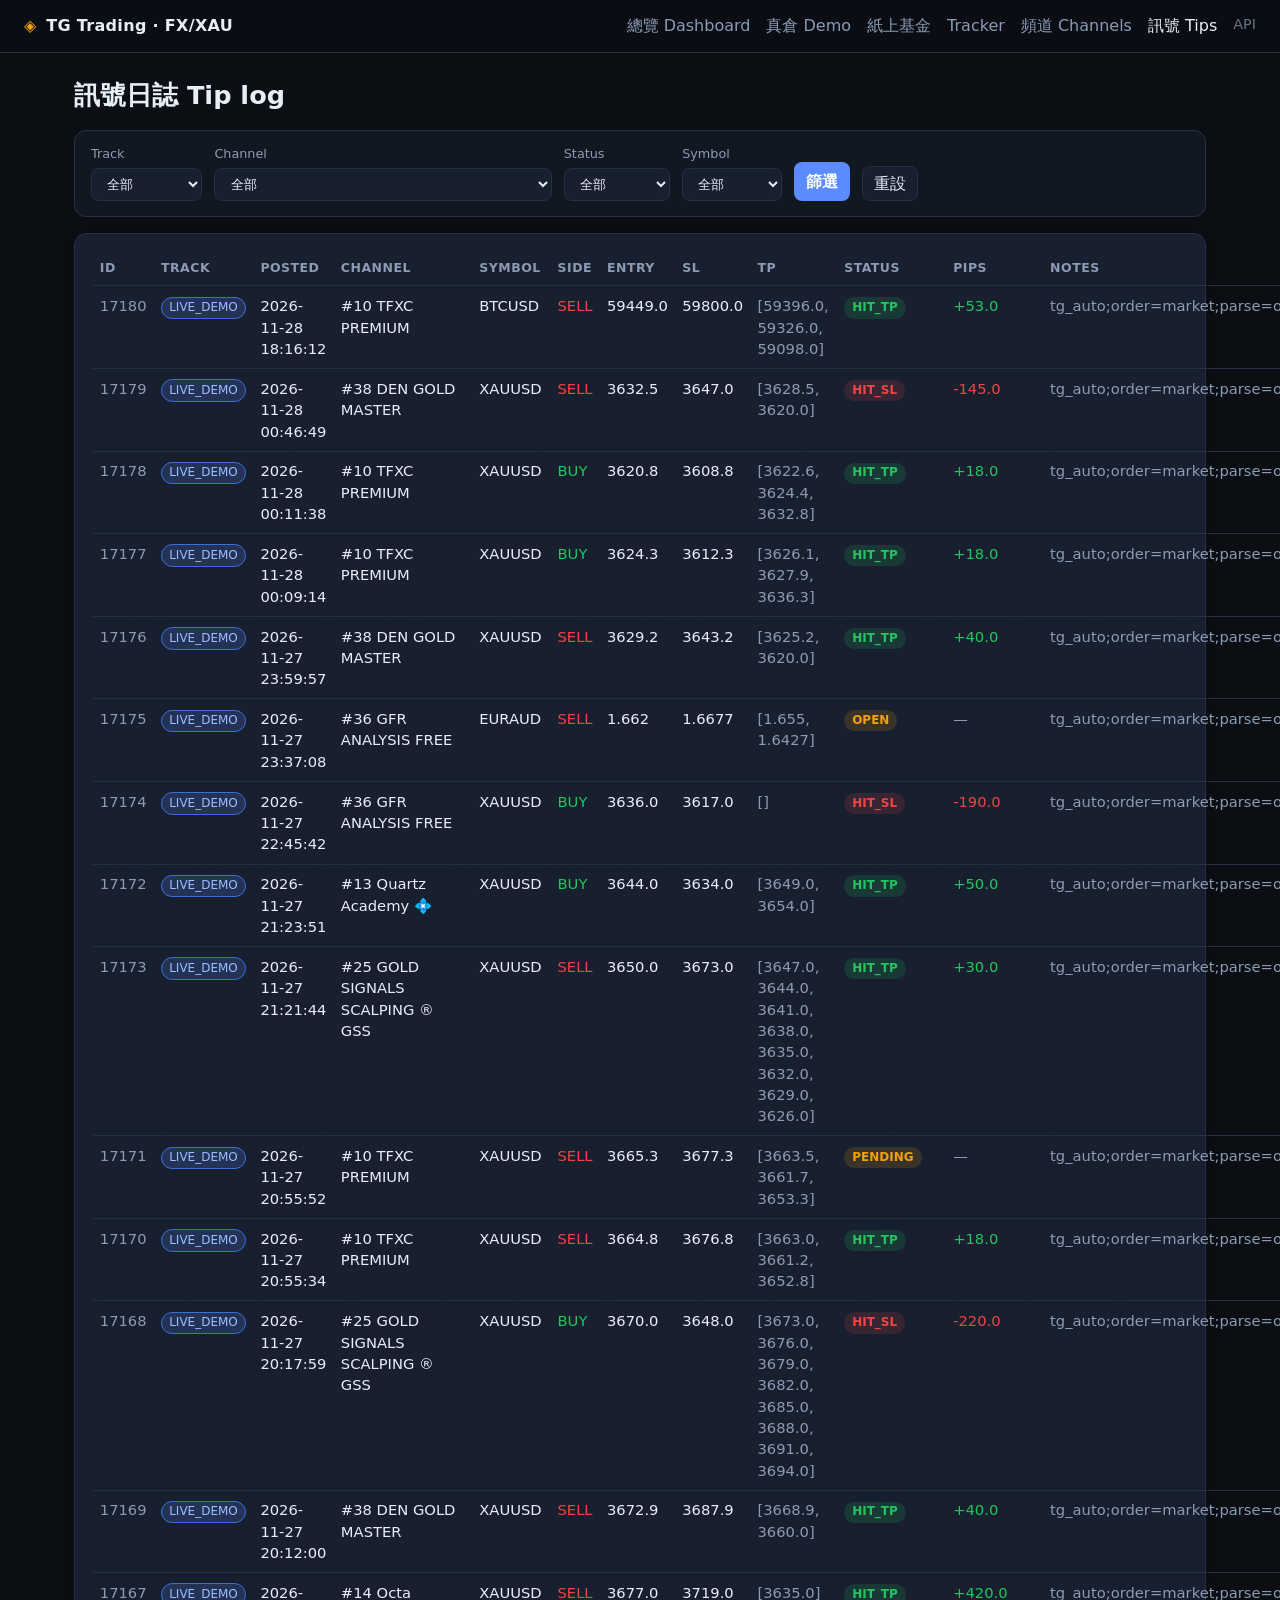
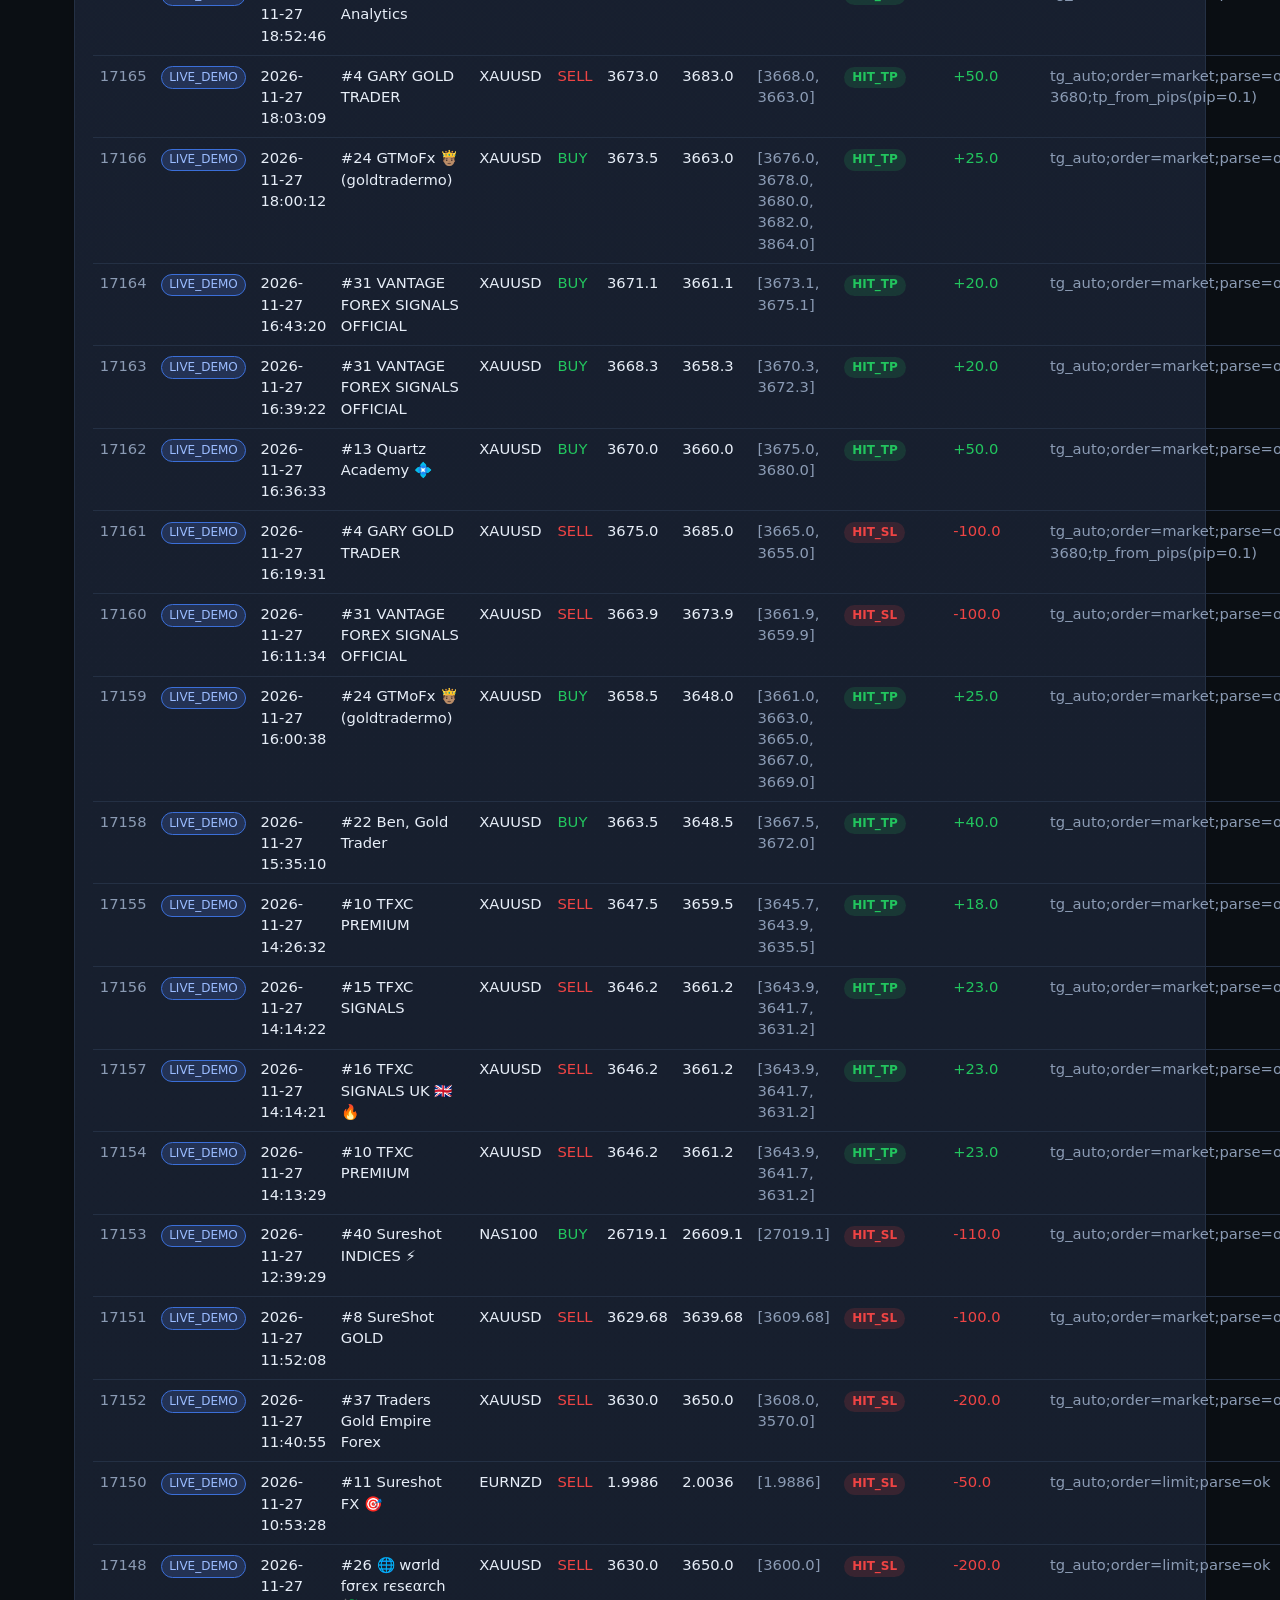
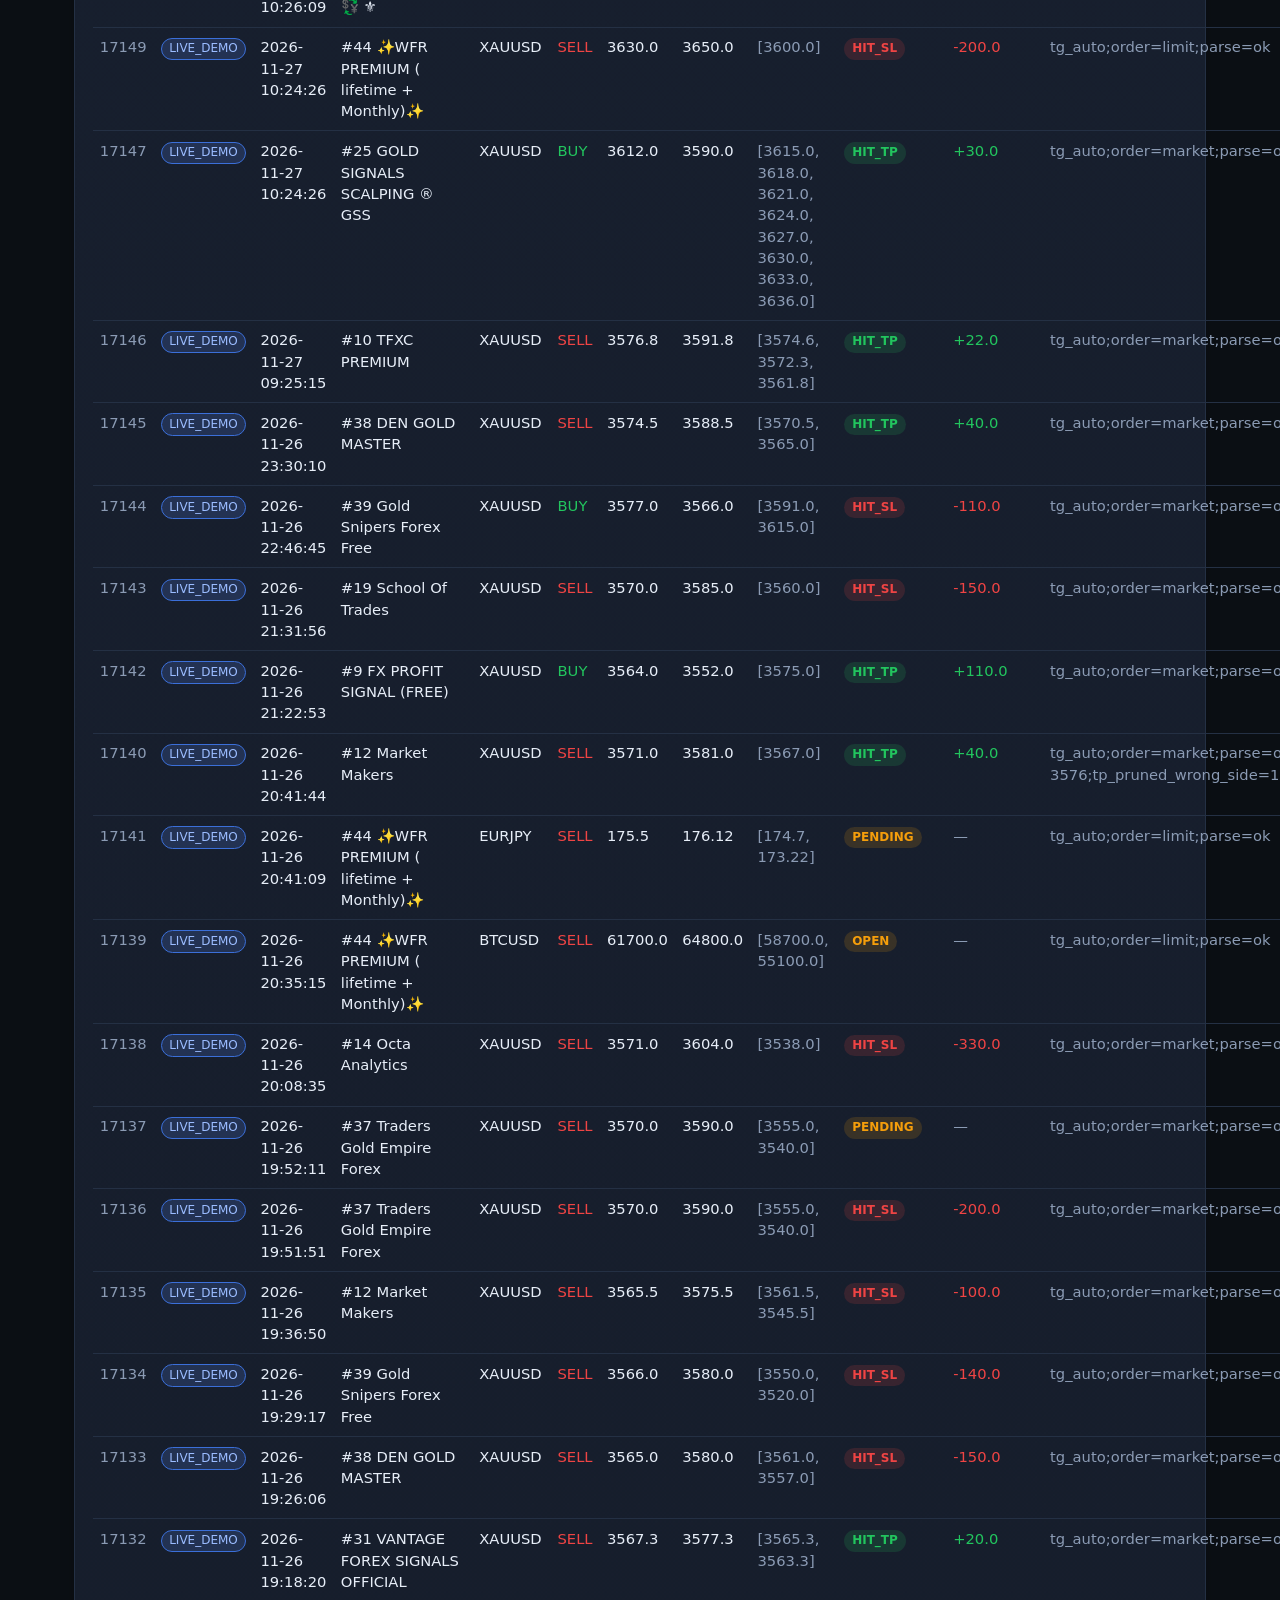
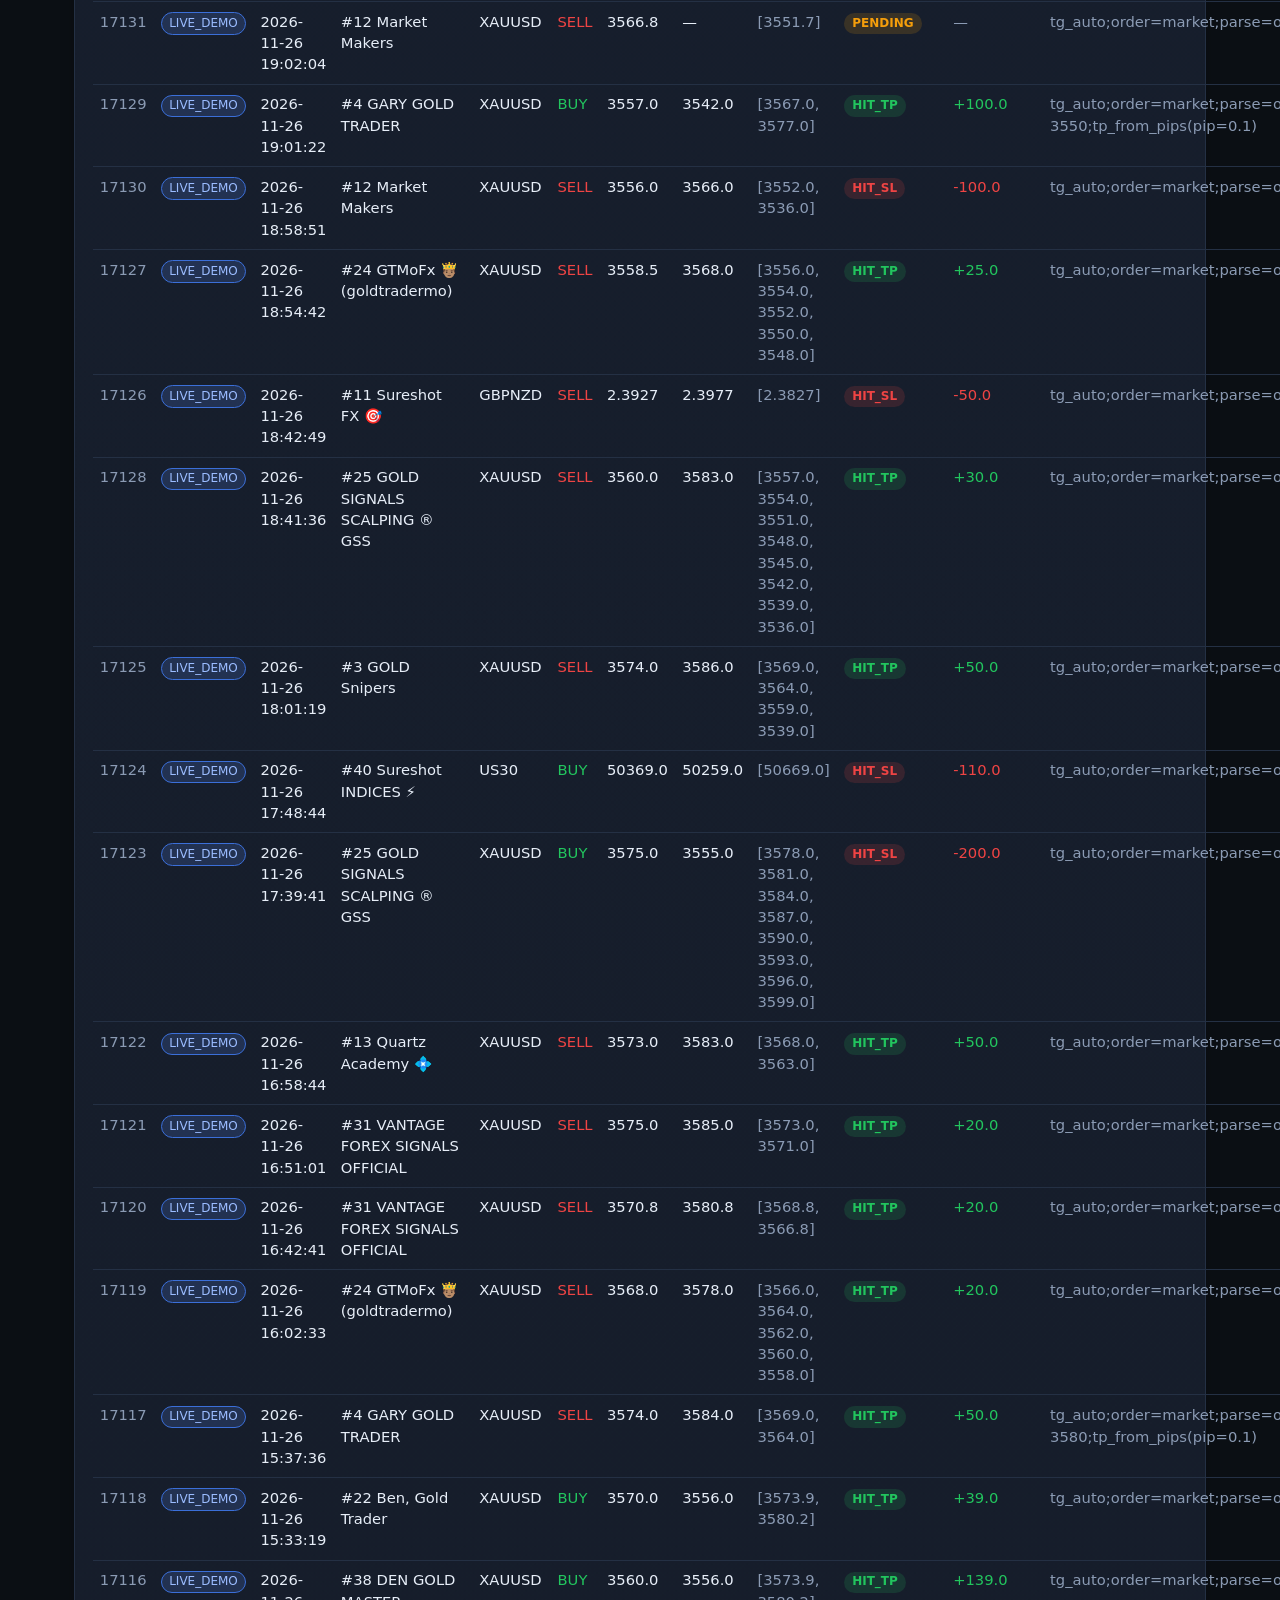
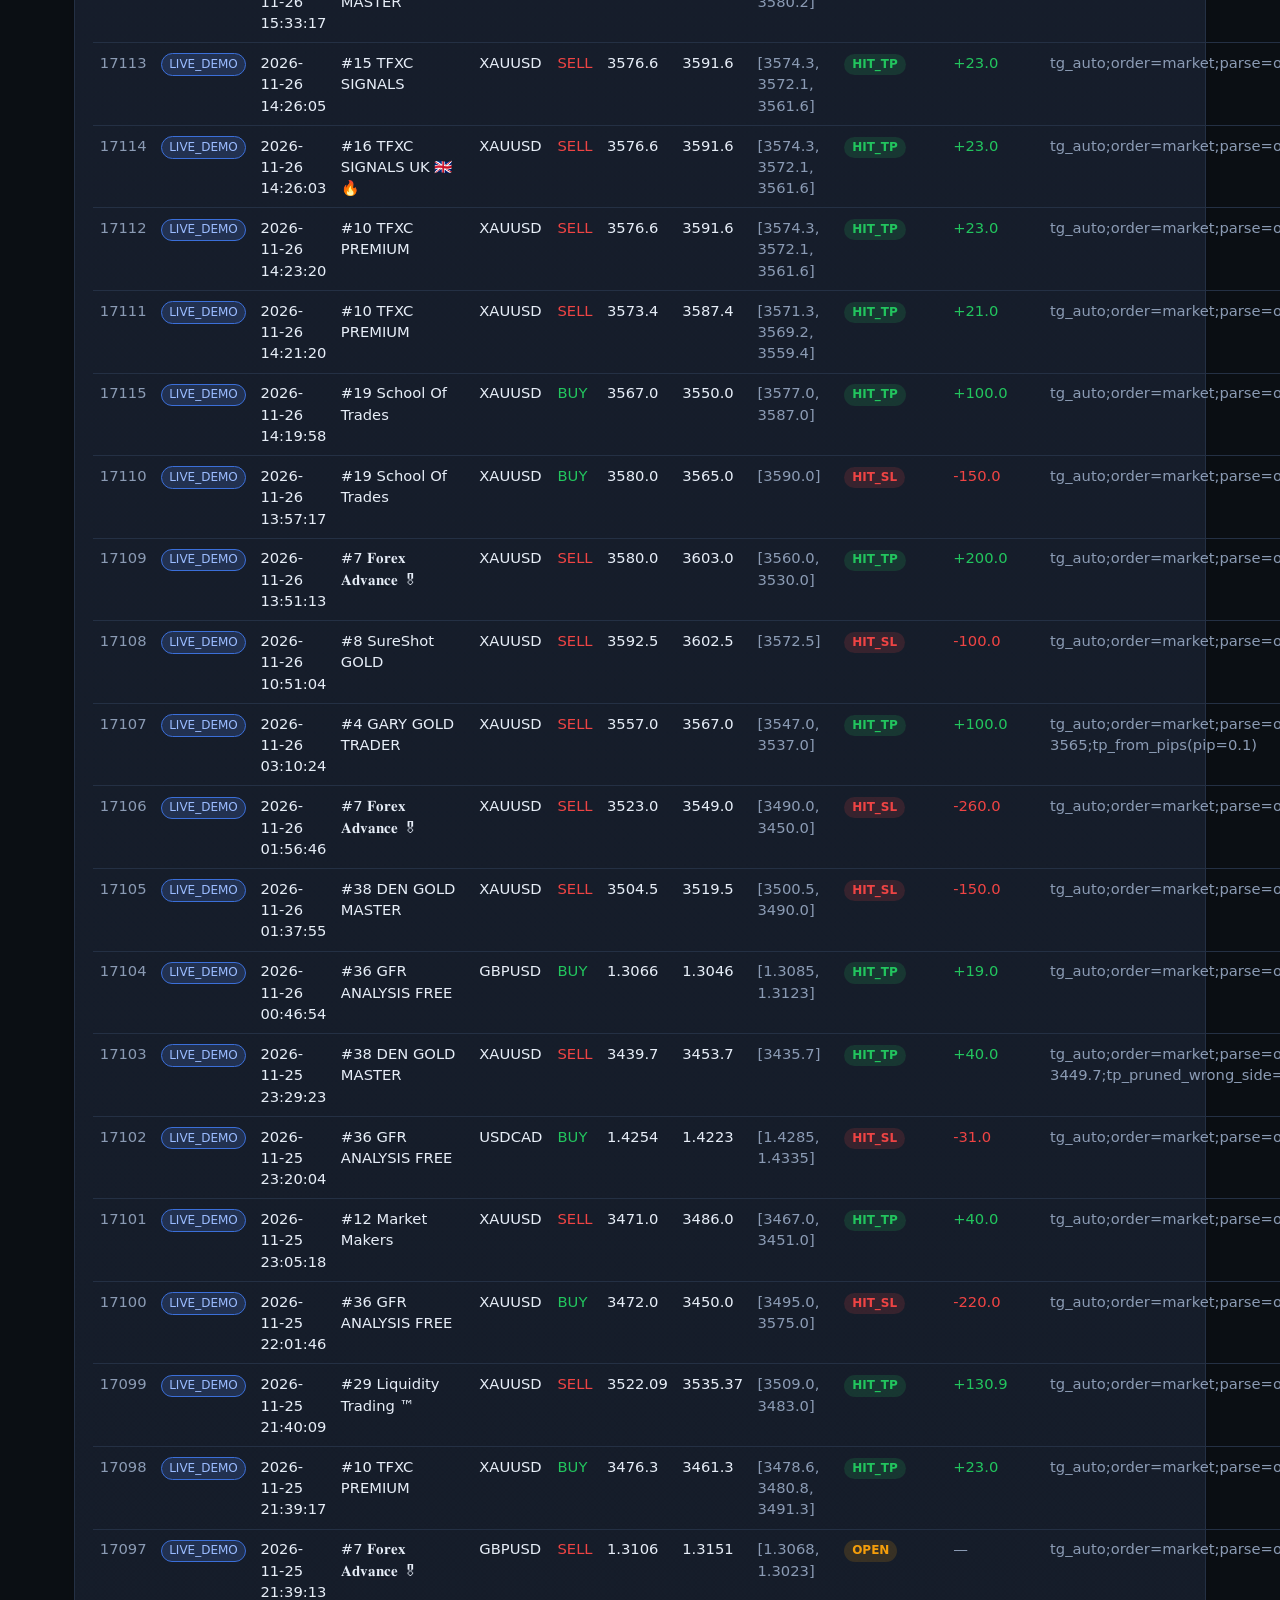
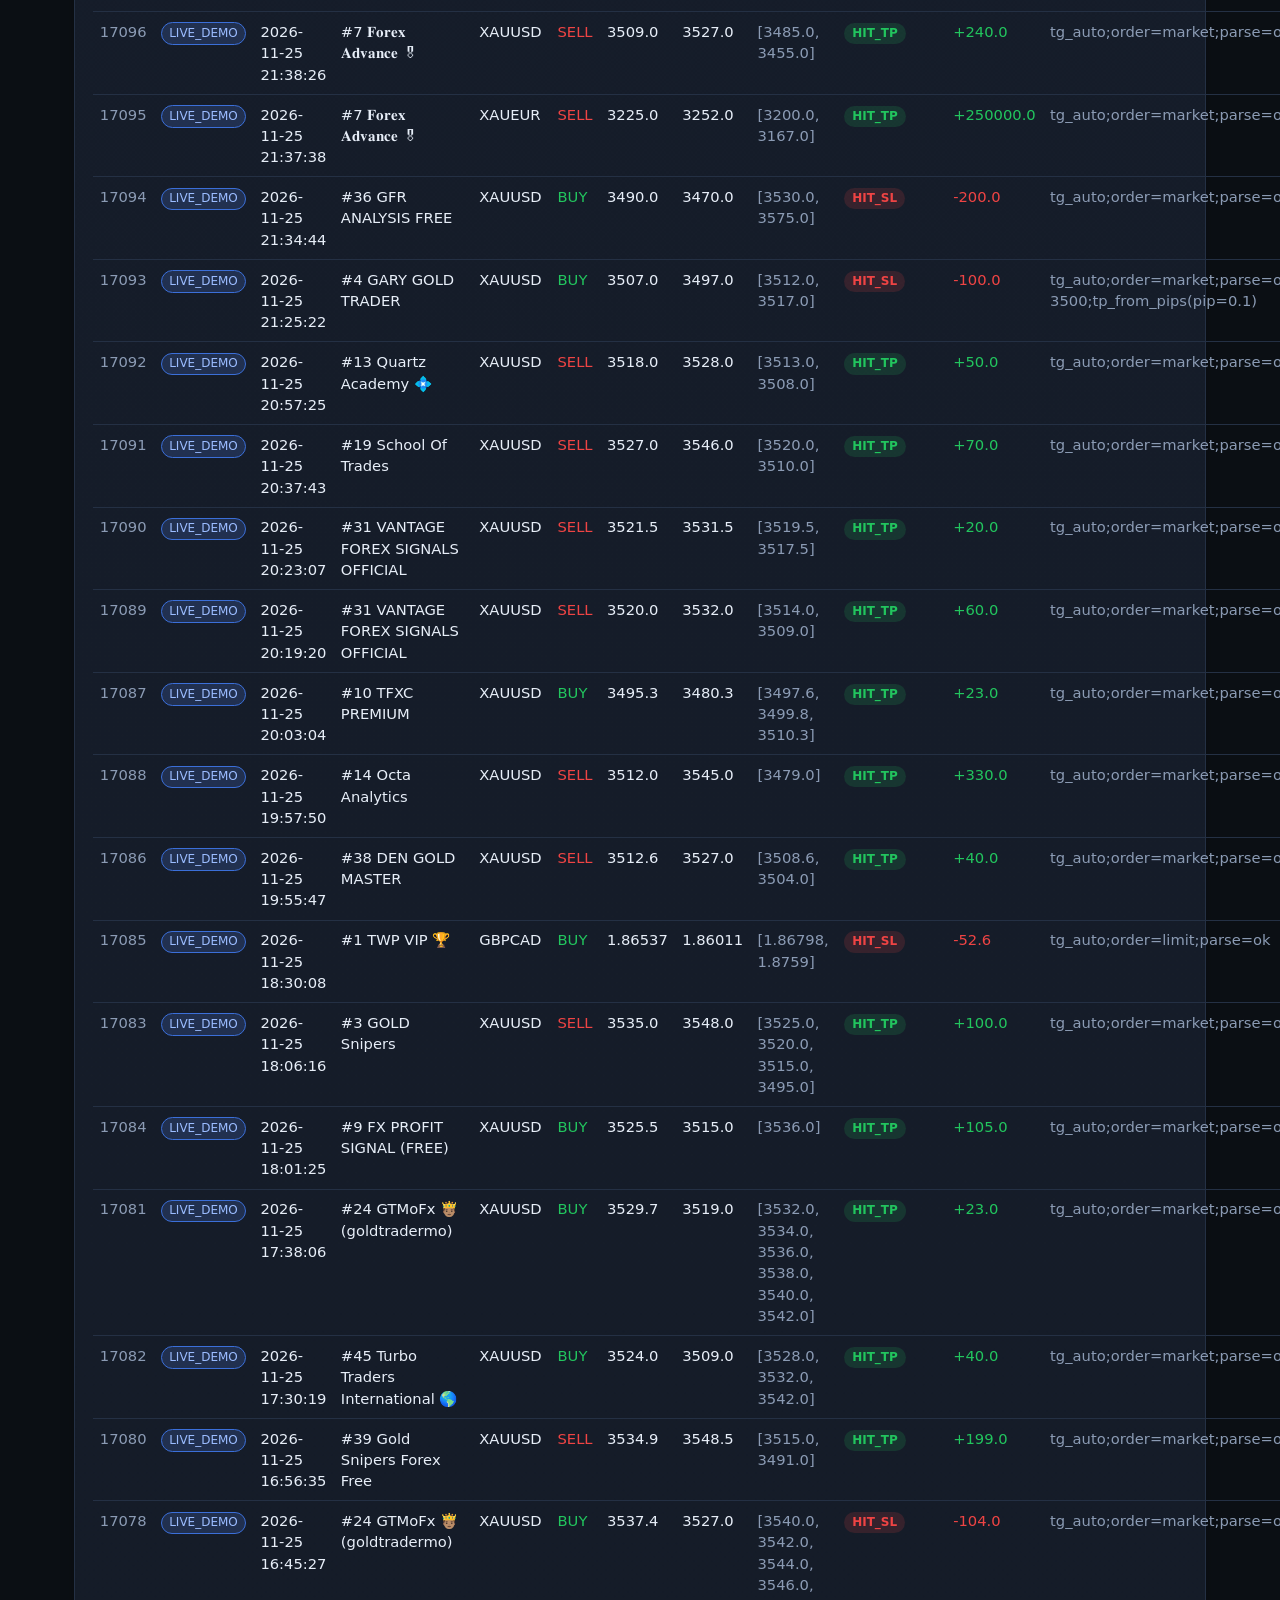
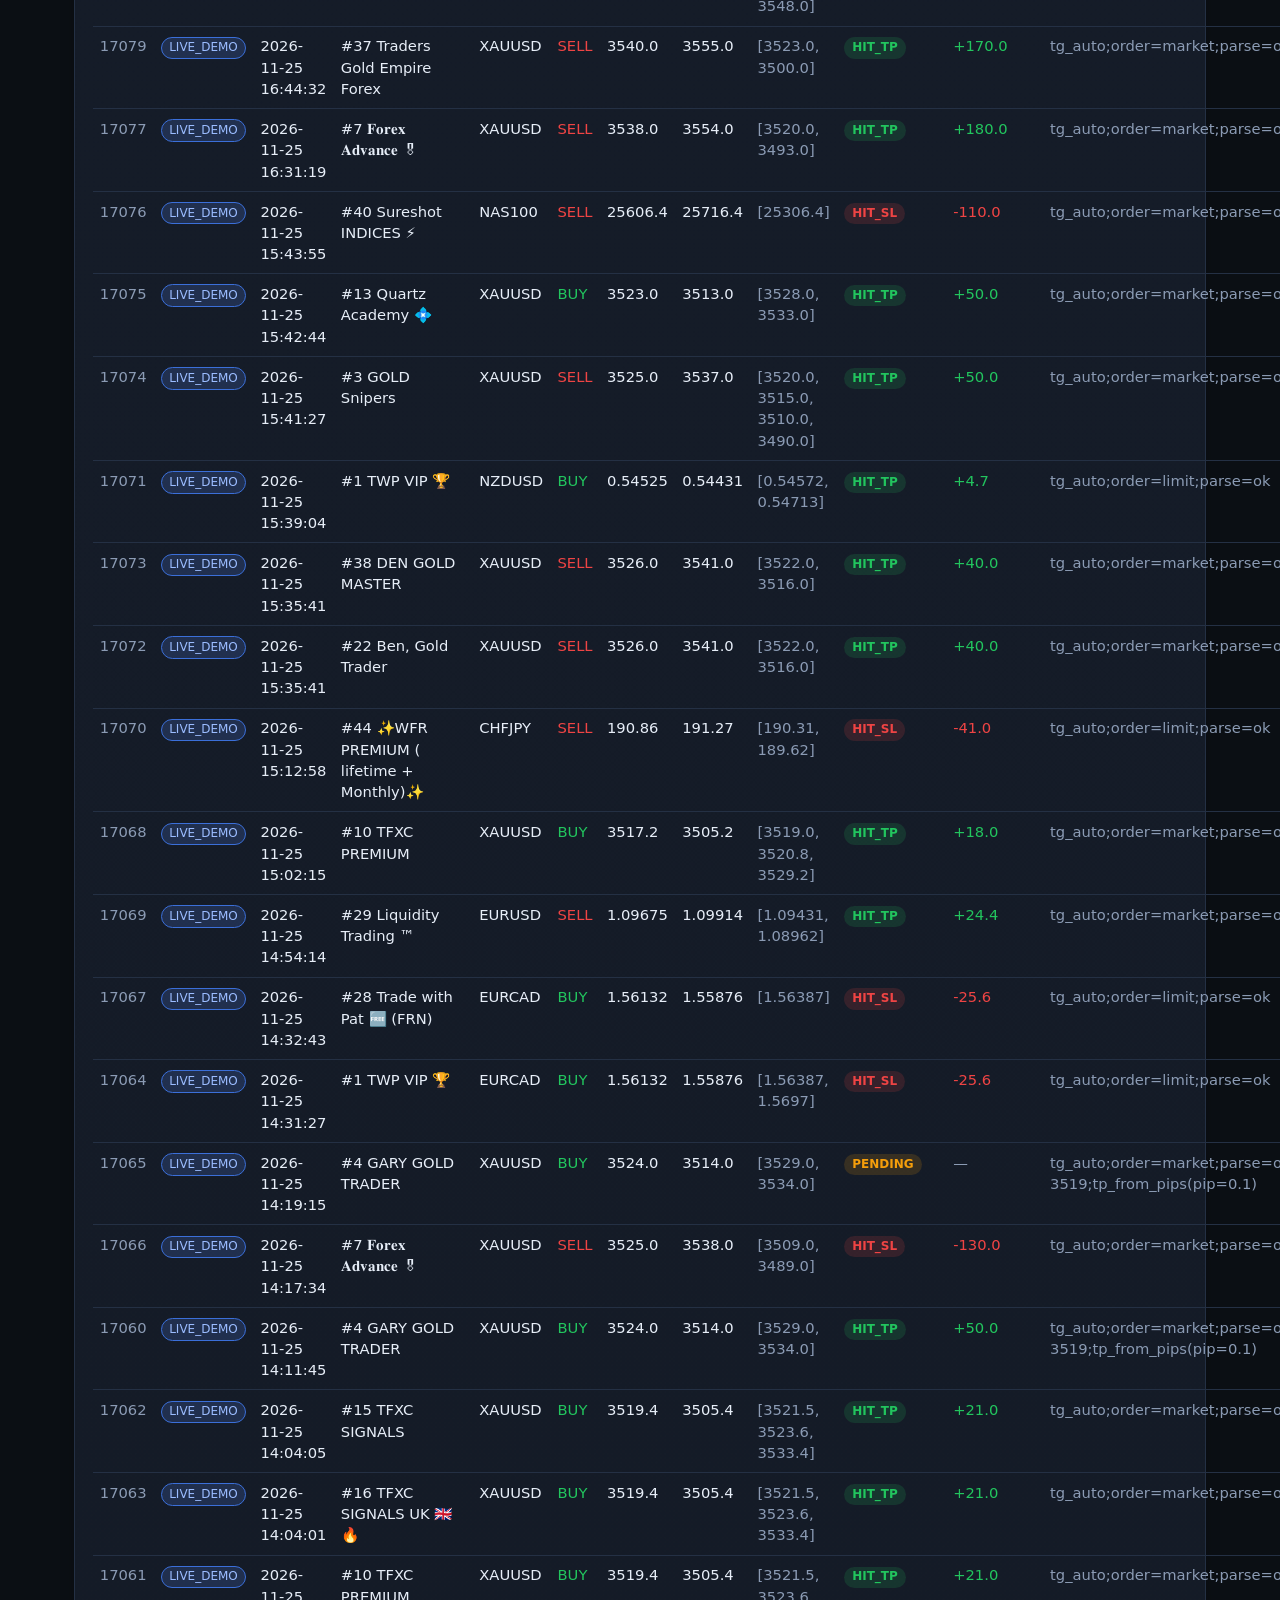
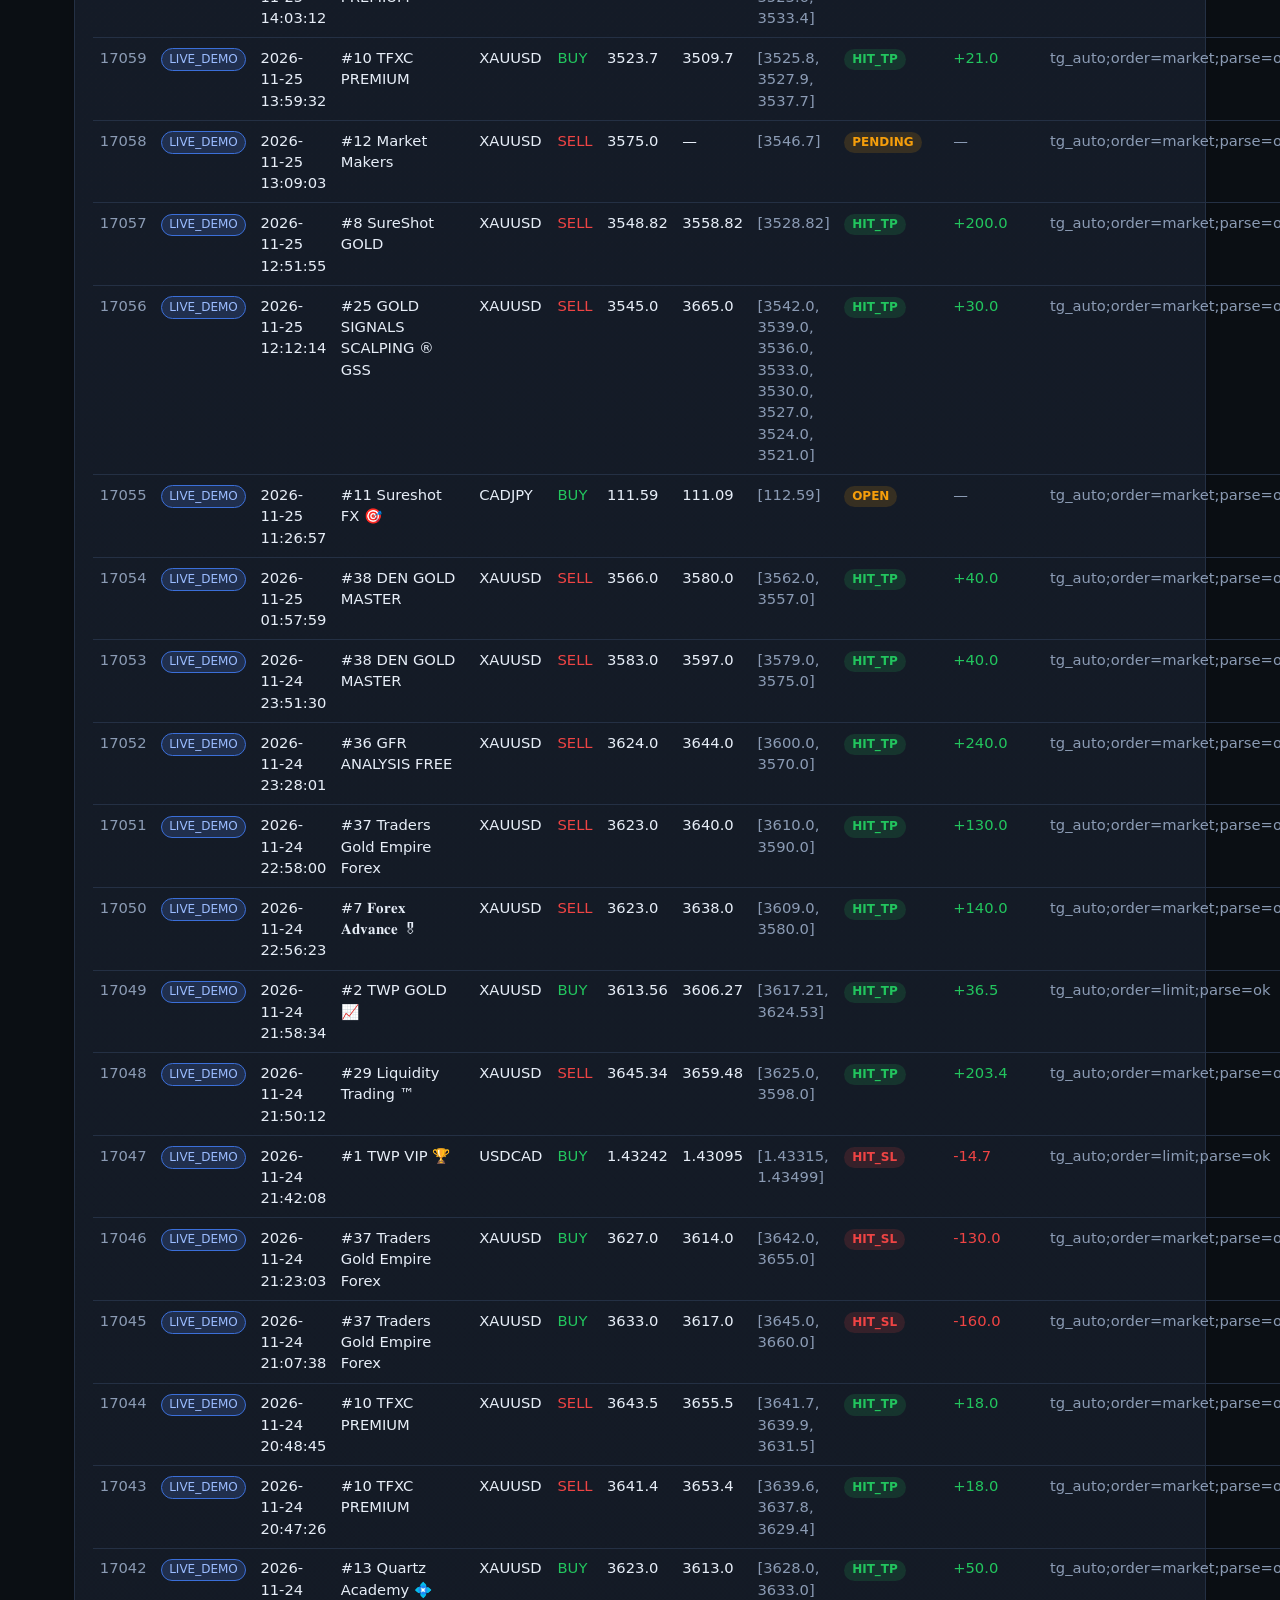
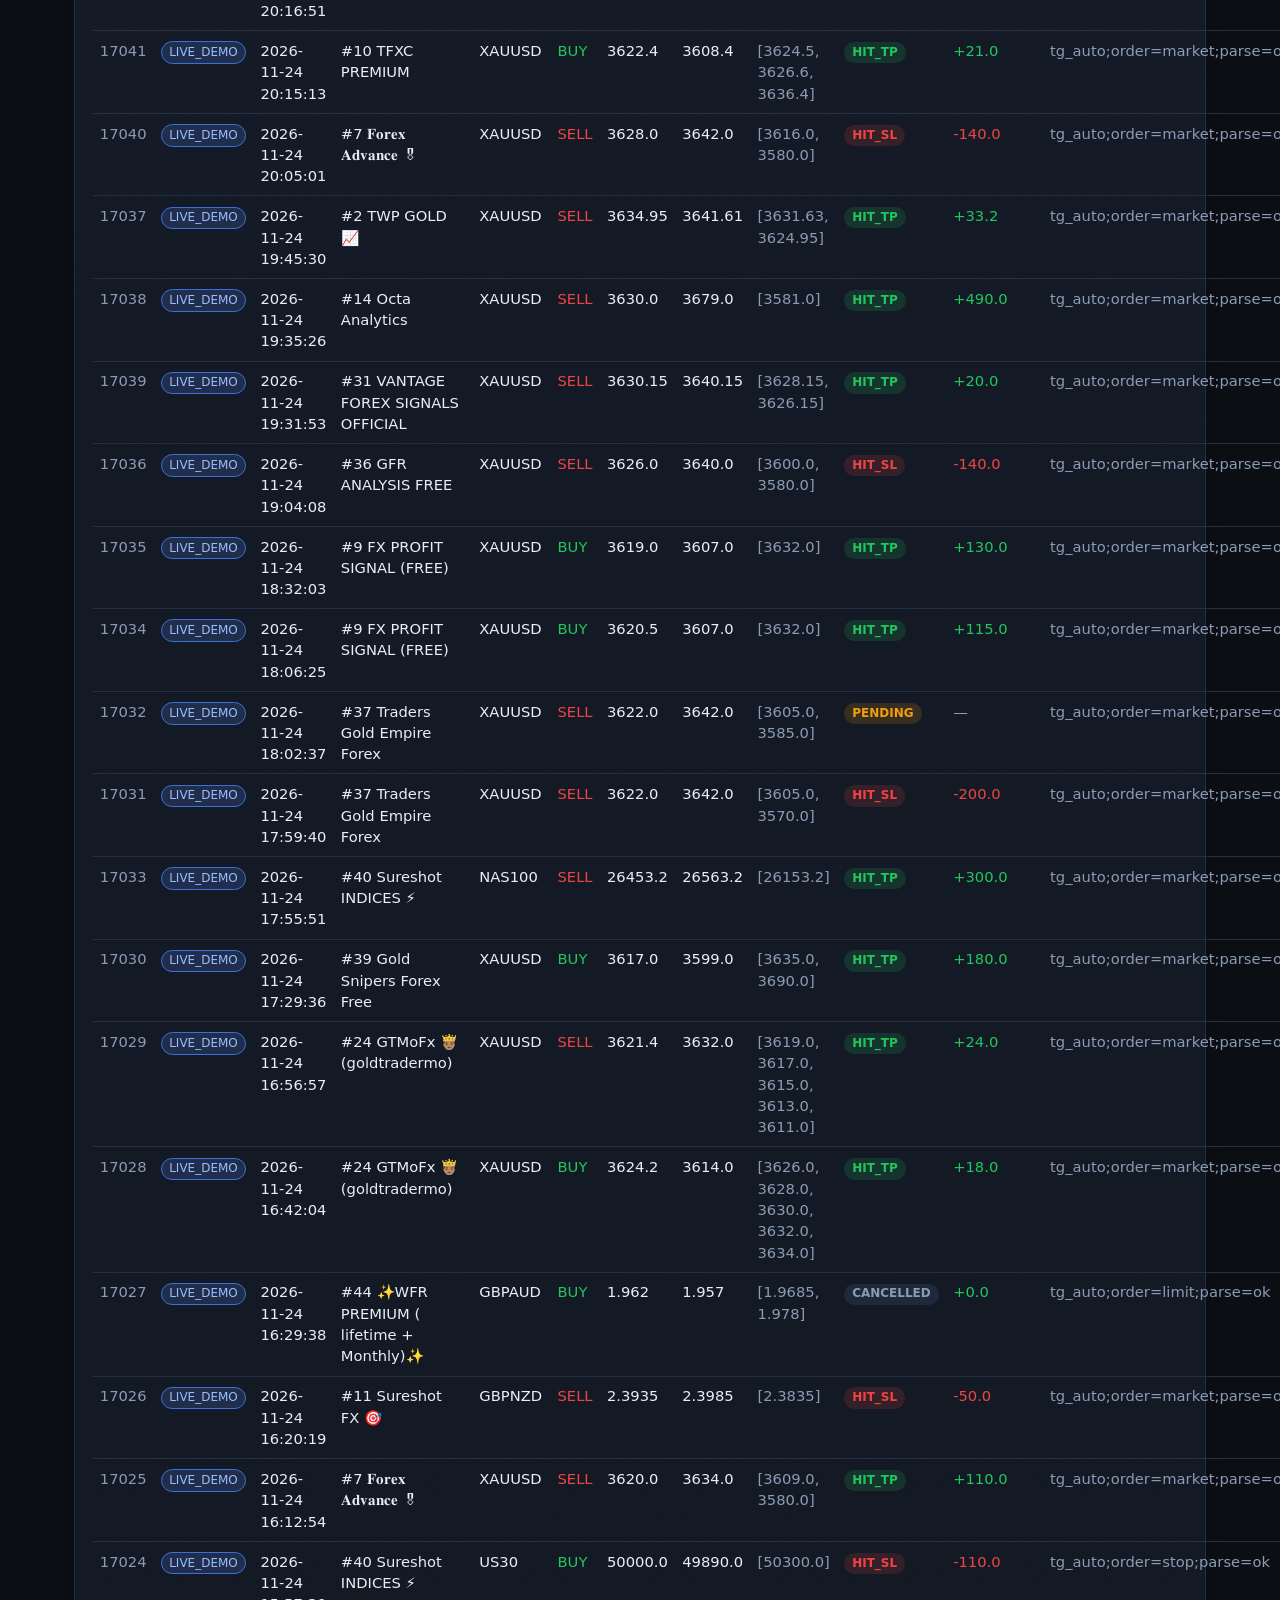
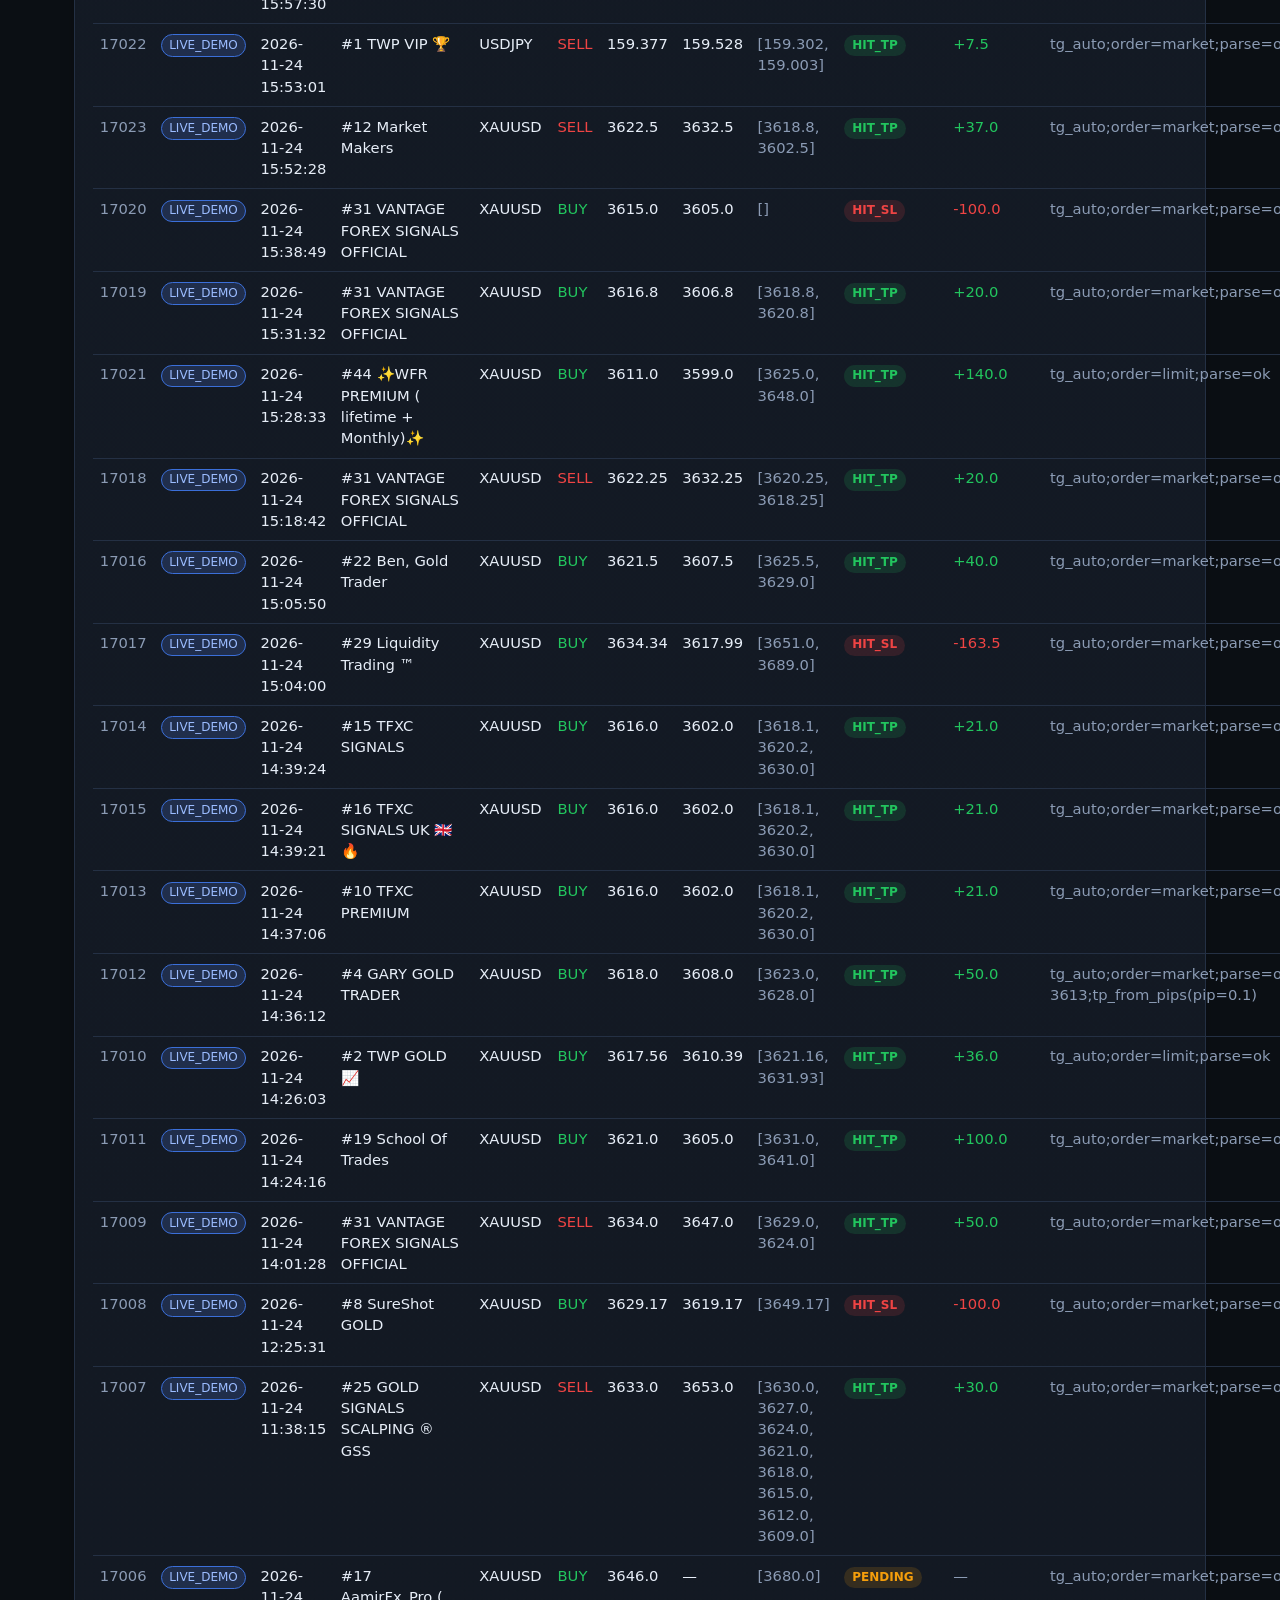
<file: tips.html>
<!DOCTYPE html>
<html lang="zh-Hant">
<head>
  <base href="https://algowise-ai.github.io/tg-trading-dashboard/" />
  <meta charset="UTF-8" />
  <meta name="viewport" content="width=device-width, initial-scale=1" />
  <title>訊號 · TG Trading · FX/XAU</title>
  <link rel="stylesheet" href="static/style.css" />
<!-- algowise-theme-head -->
<script>
(function(){try{var m=localStorage.getItem("algowise-theme")||"system";
document.documentElement.setAttribute("data-theme",m);
var dark=window.matchMedia("(prefers-color-scheme: dark)").matches;
var r=m==="light"?"light":m==="dark"?"dark":(dark?"dark":"light");
document.documentElement.setAttribute("data-theme-resolved",r);
}catch(e){}})();
</script>
</head>
<body>
  <header class="topbar">
    <div class="brand">
      <span class="logo">◈</span>
      <span>TG Trading · FX/XAU</span>
    </div>
    <nav>
      <a href="index.html" class="">總覽 Dashboard</a>
      <a href="demo.html" class="">真倉 Demo</a>
      <a href="paper.html" class="">紙上基金</a>
      <a href="tracker.html" class="">Tracker</a>
      <a href="channels.html" class="">頻道 Channels</a>
      <a href="tips.html" class="active">訊號 Tips</a>
      <a href="api/stats.json" class="muted">API</a>
    </nav>
  </header>
  <main class="container">
    
<h1>訊號日誌 Tip log</h1>

<form class="filters" method="get" action="/tips">
  <label>
    Track
    <select name="track_kind">
      <option value="">全部</option>
      <option value="backtest" >Backtest</option>
      <option value="live_demo" >Live demo</option>
    </select>
  </label>
  <label>
    Channel
    <select name="channel_id">
      <option value="">全部</option>
      
      <option value="1" >#1 TWP VIP 🏆</option>
      
      <option value="2" >#2 TWP GOLD 📈</option>
      
      <option value="12" >#3 GOLD Snipers</option>
      
      <option value="3" >#4 GARY GOLD TRADER</option>
      
      <option value="4" >#7 𝐅𝐨𝐫𝐞𝐱 𝐀𝐝𝐯𝐚𝐧𝐜𝐞 🎖</option>
      
      <option value="5" >#8 SureShot GOLD</option>
      
      <option value="18" >#9 FX PROFIT SIGNAL (FREE)</option>
      
      <option value="19" >#10 TFXC PREMIUM</option>
      
      <option value="6" >#11 Sureshot FX 🎯</option>
      
      <option value="21" >#12 Market Makers</option>
      
      <option value="7" >#13 Quartz Academy 💠</option>
      
      <option value="23" >#14 Octa Analytics</option>
      
      <option value="24" >#15 TFXC SIGNALS</option>
      
      <option value="25" >#16 TFXC SIGNALS UK 🇬🇧 🔥</option>
      
      <option value="26" >#17 AamirFx_Pro ( #Father_Of_Gold )</option>
      
      <option value="8" >#18 Trading Central FX | Forex Signals 🌍</option>
      
      <option value="28" >#19 School Of Trades</option>
      
      <option value="31" >#22 Ben, Gold Trader</option>
      
      <option value="33" >#24 GTMoFx 🤴🏽 (goldtradermo)</option>
      
      <option value="34" >#25 GOLD SIGNALS SCALPING ® GSS</option>
      
      <option value="35" >#26 🌐 wσrld fσrєх rєѕєαrch 💱 ⚜</option>
      
      <option value="37" >#28 Trade with Pat 🆓 (FRN)</option>
      
      <option value="38" >#29 Liquidity Trading ™️</option>
      
      <option value="40" >#31 VANTAGE FOREX SIGNALS OFFICIAL</option>
      
      <option value="41" >#32 🌐 𝗚𝗼𝗹𝗱 | fσrεx rεsεarch 💱⚜️</option>
      
      <option value="9" >#36 GFR ANALYSIS FREE</option>
      
      <option value="46" >#37 Traders Gold Empire Forex</option>
      
      <option value="47" >#38 DEN GOLD MASTER</option>
      
      <option value="48" >#39 Gold Snipers Forex Free</option>
      
      <option value="49" >#40 Sureshot INDICES ⚡️</option>
      
      <option value="7339" >#44 ✨WFR PREMIUM ( lifetime + Monthly)✨</option>
      
      <option value="7340" >#45 Turbo Traders International 🌎</option>
      
    </select>
  </label>
  <label>
    Status
    <select name="status">
      <option value="">全部</option>
      
      <option value="open" >open</option>
      
      <option value="hit_tp" >hit_tp</option>
      
      <option value="hit_sl" >hit_sl</option>
      
      <option value="closed" >closed</option>
      
      <option value="pending" >pending</option>
      
      <option value="cancelled" >cancelled</option>
      
    </select>
  </label>
  <label>
    Symbol
    <select name="symbol">
      <option value="">全部</option>
      
      <option value="XAUUSD" >XAUUSD</option>
      
      <option value="EURUSD" >EURUSD</option>
      
      <option value="GBPUSD" >GBPUSD</option>
      
      <option value="USDJPY" >USDJPY</option>
      
      <option value="NAS100" >NAS100</option>
      
      <option value="US30" >US30</option>
      
    </select>
  </label>
  <button type="submit">篩選</button>
  <a class="btn-link" href="tips.html">重設</a>
</form>

<section class="panel">
  <table class="table">
    <thead>
      <tr>
        <th>ID</th><th>Track</th><th>Posted</th><th>Channel</th>
        <th>Symbol</th><th>Side</th><th>Entry</th><th>SL</th><th>TP</th>
        <th>Status</th><th>Pips</th><th>Notes</th>
      </tr>
    </thead>
    <tbody>
      
      <tr>
        <td class="muted">17180</td>
        <td><span class="tag live-tag">live_demo</span></td>
        <td>2026-11-28 18:16:12</td>
        <td>#10 TFXC PREMIUM</td>
        <td>
          BTCUSD
          
        </td>
        <td class="neg">SELL</td>
        <td>59449.0</td>
        <td>59800.0</td>
        <td class="muted" style="max-width:8rem;overflow:hidden;text-overflow:ellipsis;">[59396.0, 59326.0, 59098.0]</td>
        <td><span class="status hit_tp">hit_tp</span></td>
        <td class="pos">
          +53.0
        </td>
        <td class="muted">tg_auto;order=market;parse=ok</td>
      </tr>
      
      <tr>
        <td class="muted">17179</td>
        <td><span class="tag live-tag">live_demo</span></td>
        <td>2026-11-28 00:46:49</td>
        <td>#38 DEN GOLD MASTER</td>
        <td>
          XAUUSD
          
        </td>
        <td class="neg">SELL</td>
        <td>3632.5</td>
        <td>3647.0</td>
        <td class="muted" style="max-width:8rem;overflow:hidden;text-overflow:ellipsis;">[3628.5, 3620.0]</td>
        <td><span class="status hit_sl">hit_sl</span></td>
        <td class="neg">
          -145.0
        </td>
        <td class="muted">tg_auto;order=market;parse=ok;entry_range=3632.5-3642.5</td>
      </tr>
      
      <tr>
        <td class="muted">17178</td>
        <td><span class="tag live-tag">live_demo</span></td>
        <td>2026-11-28 00:11:38</td>
        <td>#10 TFXC PREMIUM</td>
        <td>
          XAUUSD
          
        </td>
        <td class="pos">BUY</td>
        <td>3620.8</td>
        <td>3608.8</td>
        <td class="muted" style="max-width:8rem;overflow:hidden;text-overflow:ellipsis;">[3622.6, 3624.4, 3632.8]</td>
        <td><span class="status hit_tp">hit_tp</span></td>
        <td class="pos">
          +18.0
        </td>
        <td class="muted">tg_auto;order=market;parse=ok</td>
      </tr>
      
      <tr>
        <td class="muted">17177</td>
        <td><span class="tag live-tag">live_demo</span></td>
        <td>2026-11-28 00:09:14</td>
        <td>#10 TFXC PREMIUM</td>
        <td>
          XAUUSD
          
        </td>
        <td class="pos">BUY</td>
        <td>3624.3</td>
        <td>3612.3</td>
        <td class="muted" style="max-width:8rem;overflow:hidden;text-overflow:ellipsis;">[3626.1, 3627.9, 3636.3]</td>
        <td><span class="status hit_tp">hit_tp</span></td>
        <td class="pos">
          +18.0
        </td>
        <td class="muted">tg_auto;order=market;parse=ok</td>
      </tr>
      
      <tr>
        <td class="muted">17176</td>
        <td><span class="tag live-tag">live_demo</span></td>
        <td>2026-11-27 23:59:57</td>
        <td>#38 DEN GOLD MASTER</td>
        <td>
          XAUUSD
          
        </td>
        <td class="neg">SELL</td>
        <td>3629.2</td>
        <td>3643.2</td>
        <td class="muted" style="max-width:8rem;overflow:hidden;text-overflow:ellipsis;">[3625.2, 3620.0]</td>
        <td><span class="status hit_tp">hit_tp</span></td>
        <td class="pos">
          +40.0
        </td>
        <td class="muted">tg_auto;order=market;parse=ok;entry_range=3629.2-3639.2</td>
      </tr>
      
      <tr>
        <td class="muted">17175</td>
        <td><span class="tag live-tag">live_demo</span></td>
        <td>2026-11-27 23:37:08</td>
        <td>#36 GFR ANALYSIS FREE</td>
        <td>
          EURAUD
          
        </td>
        <td class="neg">SELL</td>
        <td>1.662</td>
        <td>1.6677</td>
        <td class="muted" style="max-width:8rem;overflow:hidden;text-overflow:ellipsis;">[1.655, 1.6427]</td>
        <td><span class="status open">open</span></td>
        <td class="muted">
          —
        </td>
        <td class="muted">tg_auto;order=market;parse=ok</td>
      </tr>
      
      <tr>
        <td class="muted">17174</td>
        <td><span class="tag live-tag">live_demo</span></td>
        <td>2026-11-27 22:45:42</td>
        <td>#36 GFR ANALYSIS FREE</td>
        <td>
          XAUUSD
          
        </td>
        <td class="pos">BUY</td>
        <td>3636.0</td>
        <td>3617.0</td>
        <td class="muted" style="max-width:8rem;overflow:hidden;text-overflow:ellipsis;">[]</td>
        <td><span class="status hit_sl">hit_sl</span></td>
        <td class="neg">
          -190.0
        </td>
        <td class="muted">tg_auto;order=market;parse=ok</td>
      </tr>
      
      <tr>
        <td class="muted">17172</td>
        <td><span class="tag live-tag">live_demo</span></td>
        <td>2026-11-27 21:23:51</td>
        <td>#13 Quartz Academy 💠</td>
        <td>
          XAUUSD
          
        </td>
        <td class="pos">BUY</td>
        <td>3644.0</td>
        <td>3634.0</td>
        <td class="muted" style="max-width:8rem;overflow:hidden;text-overflow:ellipsis;">[3649.0, 3654.0]</td>
        <td><span class="status hit_tp">hit_tp</span></td>
        <td class="pos">
          +50.0
        </td>
        <td class="muted">tg_auto;order=market;parse=ok;entry_range=3644-3639</td>
      </tr>
      
      <tr>
        <td class="muted">17173</td>
        <td><span class="tag live-tag">live_demo</span></td>
        <td>2026-11-27 21:21:44</td>
        <td>#25 GOLD SIGNALS SCALPING ® GSS</td>
        <td>
          XAUUSD
          
        </td>
        <td class="neg">SELL</td>
        <td>3650.0</td>
        <td>3673.0</td>
        <td class="muted" style="max-width:8rem;overflow:hidden;text-overflow:ellipsis;">[3647.0, 3644.0, 3641.0, 3638.0, 3635.0, 3632.0, 3629.0, 3626.0]</td>
        <td><span class="status hit_tp">hit_tp</span></td>
        <td class="pos">
          +30.0
        </td>
        <td class="muted">tg_auto;order=market;parse=ok;entry_range=3650-3658</td>
      </tr>
      
      <tr>
        <td class="muted">17171</td>
        <td><span class="tag live-tag">live_demo</span></td>
        <td>2026-11-27 20:55:52</td>
        <td>#10 TFXC PREMIUM</td>
        <td>
          XAUUSD
          
        </td>
        <td class="neg">SELL</td>
        <td>3665.3</td>
        <td>3677.3</td>
        <td class="muted" style="max-width:8rem;overflow:hidden;text-overflow:ellipsis;">[3663.5, 3661.7, 3653.3]</td>
        <td><span class="status pending">pending</span></td>
        <td class="muted">
          —
        </td>
        <td class="muted">tg_auto;order=market;parse=ok</td>
      </tr>
      
      <tr>
        <td class="muted">17170</td>
        <td><span class="tag live-tag">live_demo</span></td>
        <td>2026-11-27 20:55:34</td>
        <td>#10 TFXC PREMIUM</td>
        <td>
          XAUUSD
          
        </td>
        <td class="neg">SELL</td>
        <td>3664.8</td>
        <td>3676.8</td>
        <td class="muted" style="max-width:8rem;overflow:hidden;text-overflow:ellipsis;">[3663.0, 3661.2, 3652.8]</td>
        <td><span class="status hit_tp">hit_tp</span></td>
        <td class="pos">
          +18.0
        </td>
        <td class="muted">tg_auto;order=market;parse=ok</td>
      </tr>
      
      <tr>
        <td class="muted">17168</td>
        <td><span class="tag live-tag">live_demo</span></td>
        <td>2026-11-27 20:17:59</td>
        <td>#25 GOLD SIGNALS SCALPING ® GSS</td>
        <td>
          XAUUSD
          
        </td>
        <td class="pos">BUY</td>
        <td>3670.0</td>
        <td>3648.0</td>
        <td class="muted" style="max-width:8rem;overflow:hidden;text-overflow:ellipsis;">[3673.0, 3676.0, 3679.0, 3682.0, 3685.0, 3688.0, 3691.0, 3694.0]</td>
        <td><span class="status hit_sl">hit_sl</span></td>
        <td class="neg">
          -220.0
        </td>
        <td class="muted">tg_auto;order=market;parse=ok;entry_range=3670-3663</td>
      </tr>
      
      <tr>
        <td class="muted">17169</td>
        <td><span class="tag live-tag">live_demo</span></td>
        <td>2026-11-27 20:12:00</td>
        <td>#38 DEN GOLD MASTER</td>
        <td>
          XAUUSD
          
        </td>
        <td class="neg">SELL</td>
        <td>3672.9</td>
        <td>3687.9</td>
        <td class="muted" style="max-width:8rem;overflow:hidden;text-overflow:ellipsis;">[3668.9, 3660.0]</td>
        <td><span class="status hit_tp">hit_tp</span></td>
        <td class="pos">
          +40.0
        </td>
        <td class="muted">tg_auto;order=market;parse=ok;entry_range=3672.9-3682.9</td>
      </tr>
      
      <tr>
        <td class="muted">17167</td>
        <td><span class="tag live-tag">live_demo</span></td>
        <td>2026-11-27 18:52:46</td>
        <td>#14 Octa Analytics</td>
        <td>
          XAUUSD
          
        </td>
        <td class="neg">SELL</td>
        <td>3677.0</td>
        <td>3719.0</td>
        <td class="muted" style="max-width:8rem;overflow:hidden;text-overflow:ellipsis;">[3635.0]</td>
        <td><span class="status hit_tp">hit_tp</span></td>
        <td class="pos">
          +420.0
        </td>
        <td class="muted">tg_auto;order=market;parse=ok</td>
      </tr>
      
      <tr>
        <td class="muted">17165</td>
        <td><span class="tag live-tag">live_demo</span></td>
        <td>2026-11-27 18:03:09</td>
        <td>#4 GARY GOLD TRADER</td>
        <td>
          XAUUSD
          
        </td>
        <td class="neg">SELL</td>
        <td>3673.0</td>
        <td>3683.0</td>
        <td class="muted" style="max-width:8rem;overflow:hidden;text-overflow:ellipsis;">[3668.0, 3663.0]</td>
        <td><span class="status hit_tp">hit_tp</span></td>
        <td class="pos">
          +50.0
        </td>
        <td class="muted">tg_auto;order=market;parse=ok;tp_pips=50/100;entry_range=3673-3680;tp_from_pips(pip=0.1)</td>
      </tr>
      
      <tr>
        <td class="muted">17166</td>
        <td><span class="tag live-tag">live_demo</span></td>
        <td>2026-11-27 18:00:12</td>
        <td>#24 GTMoFx 🤴🏽 (goldtradermo)</td>
        <td>
          XAUUSD
          
        </td>
        <td class="pos">BUY</td>
        <td>3673.5</td>
        <td>3663.0</td>
        <td class="muted" style="max-width:8rem;overflow:hidden;text-overflow:ellipsis;">[3676.0, 3678.0, 3680.0, 3682.0, 3864.0]</td>
        <td><span class="status hit_tp">hit_tp</span></td>
        <td class="pos">
          +25.0
        </td>
        <td class="muted">tg_auto;order=market;parse=ok;entry_range=3673.5-3669</td>
      </tr>
      
      <tr>
        <td class="muted">17164</td>
        <td><span class="tag live-tag">live_demo</span></td>
        <td>2026-11-27 16:43:20</td>
        <td>#31 VANTAGE FOREX SIGNALS OFFICIAL</td>
        <td>
          XAUUSD
          
        </td>
        <td class="pos">BUY</td>
        <td>3671.1</td>
        <td>3661.1</td>
        <td class="muted" style="max-width:8rem;overflow:hidden;text-overflow:ellipsis;">[3673.1, 3675.1]</td>
        <td><span class="status hit_tp">hit_tp</span></td>
        <td class="pos">
          +20.0
        </td>
        <td class="muted">tg_auto;order=market;parse=ok</td>
      </tr>
      
      <tr>
        <td class="muted">17163</td>
        <td><span class="tag live-tag">live_demo</span></td>
        <td>2026-11-27 16:39:22</td>
        <td>#31 VANTAGE FOREX SIGNALS OFFICIAL</td>
        <td>
          XAUUSD
          
        </td>
        <td class="pos">BUY</td>
        <td>3668.3</td>
        <td>3658.3</td>
        <td class="muted" style="max-width:8rem;overflow:hidden;text-overflow:ellipsis;">[3670.3, 3672.3]</td>
        <td><span class="status hit_tp">hit_tp</span></td>
        <td class="pos">
          +20.0
        </td>
        <td class="muted">tg_auto;order=market;parse=ok;entry_range=3668.3-3661.3</td>
      </tr>
      
      <tr>
        <td class="muted">17162</td>
        <td><span class="tag live-tag">live_demo</span></td>
        <td>2026-11-27 16:36:33</td>
        <td>#13 Quartz Academy 💠</td>
        <td>
          XAUUSD
          
        </td>
        <td class="pos">BUY</td>
        <td>3670.0</td>
        <td>3660.0</td>
        <td class="muted" style="max-width:8rem;overflow:hidden;text-overflow:ellipsis;">[3675.0, 3680.0]</td>
        <td><span class="status hit_tp">hit_tp</span></td>
        <td class="pos">
          +50.0
        </td>
        <td class="muted">tg_auto;order=market;parse=ok;entry_range=3670-3665</td>
      </tr>
      
      <tr>
        <td class="muted">17161</td>
        <td><span class="tag live-tag">live_demo</span></td>
        <td>2026-11-27 16:19:31</td>
        <td>#4 GARY GOLD TRADER</td>
        <td>
          XAUUSD
          
        </td>
        <td class="neg">SELL</td>
        <td>3675.0</td>
        <td>3685.0</td>
        <td class="muted" style="max-width:8rem;overflow:hidden;text-overflow:ellipsis;">[3665.0, 3655.0]</td>
        <td><span class="status hit_sl">hit_sl</span></td>
        <td class="neg">
          -100.0
        </td>
        <td class="muted">tg_auto;order=market;parse=ok;tp_pips=100/200;entry_range=3675-3680;tp_from_pips(pip=0.1)</td>
      </tr>
      
      <tr>
        <td class="muted">17160</td>
        <td><span class="tag live-tag">live_demo</span></td>
        <td>2026-11-27 16:11:34</td>
        <td>#31 VANTAGE FOREX SIGNALS OFFICIAL</td>
        <td>
          XAUUSD
          
        </td>
        <td class="neg">SELL</td>
        <td>3663.9</td>
        <td>3673.9</td>
        <td class="muted" style="max-width:8rem;overflow:hidden;text-overflow:ellipsis;">[3661.9, 3659.9]</td>
        <td><span class="status hit_sl">hit_sl</span></td>
        <td class="neg">
          -100.0
        </td>
        <td class="muted">tg_auto;order=market;parse=ok</td>
      </tr>
      
      <tr>
        <td class="muted">17159</td>
        <td><span class="tag live-tag">live_demo</span></td>
        <td>2026-11-27 16:00:38</td>
        <td>#24 GTMoFx 🤴🏽 (goldtradermo)</td>
        <td>
          XAUUSD
          
        </td>
        <td class="pos">BUY</td>
        <td>3658.5</td>
        <td>3648.0</td>
        <td class="muted" style="max-width:8rem;overflow:hidden;text-overflow:ellipsis;">[3661.0, 3663.0, 3665.0, 3667.0, 3669.0]</td>
        <td><span class="status hit_tp">hit_tp</span></td>
        <td class="pos">
          +25.0
        </td>
        <td class="muted">tg_auto;order=market;parse=ok;entry_range=3658.5-3654</td>
      </tr>
      
      <tr>
        <td class="muted">17158</td>
        <td><span class="tag live-tag">live_demo</span></td>
        <td>2026-11-27 15:35:10</td>
        <td>#22 Ben, Gold Trader</td>
        <td>
          XAUUSD
          
        </td>
        <td class="pos">BUY</td>
        <td>3663.5</td>
        <td>3648.5</td>
        <td class="muted" style="max-width:8rem;overflow:hidden;text-overflow:ellipsis;">[3667.5, 3672.0]</td>
        <td><span class="status hit_tp">hit_tp</span></td>
        <td class="pos">
          +40.0
        </td>
        <td class="muted">tg_auto;order=market;parse=ok;entry_range=3663.5-3653.5</td>
      </tr>
      
      <tr>
        <td class="muted">17155</td>
        <td><span class="tag live-tag">live_demo</span></td>
        <td>2026-11-27 14:26:32</td>
        <td>#10 TFXC PREMIUM</td>
        <td>
          XAUUSD
          
        </td>
        <td class="neg">SELL</td>
        <td>3647.5</td>
        <td>3659.5</td>
        <td class="muted" style="max-width:8rem;overflow:hidden;text-overflow:ellipsis;">[3645.7, 3643.9, 3635.5]</td>
        <td><span class="status hit_tp">hit_tp</span></td>
        <td class="pos">
          +18.0
        </td>
        <td class="muted">tg_auto;order=market;parse=ok</td>
      </tr>
      
      <tr>
        <td class="muted">17156</td>
        <td><span class="tag live-tag">live_demo</span></td>
        <td>2026-11-27 14:14:22</td>
        <td>#15 TFXC SIGNALS</td>
        <td>
          XAUUSD
          
        </td>
        <td class="neg">SELL</td>
        <td>3646.2</td>
        <td>3661.2</td>
        <td class="muted" style="max-width:8rem;overflow:hidden;text-overflow:ellipsis;">[3643.9, 3641.7, 3631.2]</td>
        <td><span class="status hit_tp">hit_tp</span></td>
        <td class="pos">
          +23.0
        </td>
        <td class="muted">tg_auto;order=market;parse=ok</td>
      </tr>
      
      <tr>
        <td class="muted">17157</td>
        <td><span class="tag live-tag">live_demo</span></td>
        <td>2026-11-27 14:14:21</td>
        <td>#16 TFXC SIGNALS UK 🇬🇧 🔥</td>
        <td>
          XAUUSD
          
        </td>
        <td class="neg">SELL</td>
        <td>3646.2</td>
        <td>3661.2</td>
        <td class="muted" style="max-width:8rem;overflow:hidden;text-overflow:ellipsis;">[3643.9, 3641.7, 3631.2]</td>
        <td><span class="status hit_tp">hit_tp</span></td>
        <td class="pos">
          +23.0
        </td>
        <td class="muted">tg_auto;order=market;parse=ok</td>
      </tr>
      
      <tr>
        <td class="muted">17154</td>
        <td><span class="tag live-tag">live_demo</span></td>
        <td>2026-11-27 14:13:29</td>
        <td>#10 TFXC PREMIUM</td>
        <td>
          XAUUSD
          
        </td>
        <td class="neg">SELL</td>
        <td>3646.2</td>
        <td>3661.2</td>
        <td class="muted" style="max-width:8rem;overflow:hidden;text-overflow:ellipsis;">[3643.9, 3641.7, 3631.2]</td>
        <td><span class="status hit_tp">hit_tp</span></td>
        <td class="pos">
          +23.0
        </td>
        <td class="muted">tg_auto;order=market;parse=ok</td>
      </tr>
      
      <tr>
        <td class="muted">17153</td>
        <td><span class="tag live-tag">live_demo</span></td>
        <td>2026-11-27 12:39:29</td>
        <td>#40 Sureshot INDICES ⚡️</td>
        <td>
          NAS100
          
        </td>
        <td class="pos">BUY</td>
        <td>26719.1</td>
        <td>26609.1</td>
        <td class="muted" style="max-width:8rem;overflow:hidden;text-overflow:ellipsis;">[27019.1]</td>
        <td><span class="status hit_sl">hit_sl</span></td>
        <td class="neg">
          -110.0
        </td>
        <td class="muted">tg_auto;order=market;parse=ok</td>
      </tr>
      
      <tr>
        <td class="muted">17151</td>
        <td><span class="tag live-tag">live_demo</span></td>
        <td>2026-11-27 11:52:08</td>
        <td>#8 SureShot GOLD</td>
        <td>
          XAUUSD
          
        </td>
        <td class="neg">SELL</td>
        <td>3629.68</td>
        <td>3639.68</td>
        <td class="muted" style="max-width:8rem;overflow:hidden;text-overflow:ellipsis;">[3609.68]</td>
        <td><span class="status hit_sl">hit_sl</span></td>
        <td class="neg">
          -100.0
        </td>
        <td class="muted">tg_auto;order=market;parse=ok</td>
      </tr>
      
      <tr>
        <td class="muted">17152</td>
        <td><span class="tag live-tag">live_demo</span></td>
        <td>2026-11-27 11:40:55</td>
        <td>#37 Traders Gold Empire Forex</td>
        <td>
          XAUUSD
          
        </td>
        <td class="neg">SELL</td>
        <td>3630.0</td>
        <td>3650.0</td>
        <td class="muted" style="max-width:8rem;overflow:hidden;text-overflow:ellipsis;">[3608.0, 3570.0]</td>
        <td><span class="status hit_sl">hit_sl</span></td>
        <td class="neg">
          -200.0
        </td>
        <td class="muted">tg_auto;order=market;parse=ok</td>
      </tr>
      
      <tr>
        <td class="muted">17150</td>
        <td><span class="tag live-tag">live_demo</span></td>
        <td>2026-11-27 10:53:28</td>
        <td>#11 Sureshot FX 🎯</td>
        <td>
          EURNZD
          
        </td>
        <td class="neg">SELL</td>
        <td>1.9986</td>
        <td>2.0036</td>
        <td class="muted" style="max-width:8rem;overflow:hidden;text-overflow:ellipsis;">[1.9886]</td>
        <td><span class="status hit_sl">hit_sl</span></td>
        <td class="neg">
          -50.0
        </td>
        <td class="muted">tg_auto;order=limit;parse=ok</td>
      </tr>
      
      <tr>
        <td class="muted">17148</td>
        <td><span class="tag live-tag">live_demo</span></td>
        <td>2026-11-27 10:26:09</td>
        <td>#26 🌐 wσrld fσrєх rєѕєαrch 💱 ⚜</td>
        <td>
          XAUUSD
          
        </td>
        <td class="neg">SELL</td>
        <td>3630.0</td>
        <td>3650.0</td>
        <td class="muted" style="max-width:8rem;overflow:hidden;text-overflow:ellipsis;">[3600.0]</td>
        <td><span class="status hit_sl">hit_sl</span></td>
        <td class="neg">
          -200.0
        </td>
        <td class="muted">tg_auto;order=limit;parse=ok</td>
      </tr>
      
      <tr>
        <td class="muted">17149</td>
        <td><span class="tag live-tag">live_demo</span></td>
        <td>2026-11-27 10:24:26</td>
        <td>#44 ✨WFR PREMIUM ( lifetime + Monthly)✨</td>
        <td>
          XAUUSD
          
        </td>
        <td class="neg">SELL</td>
        <td>3630.0</td>
        <td>3650.0</td>
        <td class="muted" style="max-width:8rem;overflow:hidden;text-overflow:ellipsis;">[3600.0]</td>
        <td><span class="status hit_sl">hit_sl</span></td>
        <td class="neg">
          -200.0
        </td>
        <td class="muted">tg_auto;order=limit;parse=ok</td>
      </tr>
      
      <tr>
        <td class="muted">17147</td>
        <td><span class="tag live-tag">live_demo</span></td>
        <td>2026-11-27 10:24:26</td>
        <td>#25 GOLD SIGNALS SCALPING ® GSS</td>
        <td>
          XAUUSD
          
        </td>
        <td class="pos">BUY</td>
        <td>3612.0</td>
        <td>3590.0</td>
        <td class="muted" style="max-width:8rem;overflow:hidden;text-overflow:ellipsis;">[3615.0, 3618.0, 3621.0, 3624.0, 3627.0, 3630.0, 3633.0, 3636.0]</td>
        <td><span class="status hit_tp">hit_tp</span></td>
        <td class="pos">
          +30.0
        </td>
        <td class="muted">tg_auto;order=market;parse=ok;entry_range=3612-3605</td>
      </tr>
      
      <tr>
        <td class="muted">17146</td>
        <td><span class="tag live-tag">live_demo</span></td>
        <td>2026-11-27 09:25:15</td>
        <td>#10 TFXC PREMIUM</td>
        <td>
          XAUUSD
          
        </td>
        <td class="neg">SELL</td>
        <td>3576.8</td>
        <td>3591.8</td>
        <td class="muted" style="max-width:8rem;overflow:hidden;text-overflow:ellipsis;">[3574.6, 3572.3, 3561.8]</td>
        <td><span class="status hit_tp">hit_tp</span></td>
        <td class="pos">
          +22.0
        </td>
        <td class="muted">tg_auto;order=market;parse=ok</td>
      </tr>
      
      <tr>
        <td class="muted">17145</td>
        <td><span class="tag live-tag">live_demo</span></td>
        <td>2026-11-26 23:30:10</td>
        <td>#38 DEN GOLD MASTER</td>
        <td>
          XAUUSD
          
        </td>
        <td class="neg">SELL</td>
        <td>3574.5</td>
        <td>3588.5</td>
        <td class="muted" style="max-width:8rem;overflow:hidden;text-overflow:ellipsis;">[3570.5, 3565.0]</td>
        <td><span class="status hit_tp">hit_tp</span></td>
        <td class="pos">
          +40.0
        </td>
        <td class="muted">tg_auto;order=market;parse=ok;entry_range=3574.5-3584.5</td>
      </tr>
      
      <tr>
        <td class="muted">17144</td>
        <td><span class="tag live-tag">live_demo</span></td>
        <td>2026-11-26 22:46:45</td>
        <td>#39 Gold Snipers Forex Free</td>
        <td>
          XAUUSD
          
        </td>
        <td class="pos">BUY</td>
        <td>3577.0</td>
        <td>3566.0</td>
        <td class="muted" style="max-width:8rem;overflow:hidden;text-overflow:ellipsis;">[3591.0, 3615.0]</td>
        <td><span class="status hit_sl">hit_sl</span></td>
        <td class="neg">
          -110.0
        </td>
        <td class="muted">tg_auto;order=market;parse=ok</td>
      </tr>
      
      <tr>
        <td class="muted">17143</td>
        <td><span class="tag live-tag">live_demo</span></td>
        <td>2026-11-26 21:31:56</td>
        <td>#19 School Of Trades</td>
        <td>
          XAUUSD
          
        </td>
        <td class="neg">SELL</td>
        <td>3570.0</td>
        <td>3585.0</td>
        <td class="muted" style="max-width:8rem;overflow:hidden;text-overflow:ellipsis;">[3560.0]</td>
        <td><span class="status hit_sl">hit_sl</span></td>
        <td class="neg">
          -150.0
        </td>
        <td class="muted">tg_auto;order=market;parse=ok;entry_range=3570-3580</td>
      </tr>
      
      <tr>
        <td class="muted">17142</td>
        <td><span class="tag live-tag">live_demo</span></td>
        <td>2026-11-26 21:22:53</td>
        <td>#9 FX PROFIT SIGNAL (FREE)</td>
        <td>
          XAUUSD
          
        </td>
        <td class="pos">BUY</td>
        <td>3564.0</td>
        <td>3552.0</td>
        <td class="muted" style="max-width:8rem;overflow:hidden;text-overflow:ellipsis;">[3575.0]</td>
        <td><span class="status hit_tp">hit_tp</span></td>
        <td class="pos">
          +110.0
        </td>
        <td class="muted">tg_auto;order=market;parse=ok;entry_range=3564-3554</td>
      </tr>
      
      <tr>
        <td class="muted">17140</td>
        <td><span class="tag live-tag">live_demo</span></td>
        <td>2026-11-26 20:41:44</td>
        <td>#12 Market Makers</td>
        <td>
          XAUUSD
          
        </td>
        <td class="neg">SELL</td>
        <td>3571.0</td>
        <td>3581.0</td>
        <td class="muted" style="max-width:8rem;overflow:hidden;text-overflow:ellipsis;">[3567.0]</td>
        <td><span class="status hit_tp">hit_tp</span></td>
        <td class="pos">
          +40.0
        </td>
        <td class="muted">tg_auto;order=market;parse=ok;entry_range=3571-3576;tp_pruned_wrong_side=1</td>
      </tr>
      
      <tr>
        <td class="muted">17141</td>
        <td><span class="tag live-tag">live_demo</span></td>
        <td>2026-11-26 20:41:09</td>
        <td>#44 ✨WFR PREMIUM ( lifetime + Monthly)✨</td>
        <td>
          EURJPY
          
        </td>
        <td class="neg">SELL</td>
        <td>175.5</td>
        <td>176.12</td>
        <td class="muted" style="max-width:8rem;overflow:hidden;text-overflow:ellipsis;">[174.7, 173.22]</td>
        <td><span class="status pending">pending</span></td>
        <td class="muted">
          —
        </td>
        <td class="muted">tg_auto;order=limit;parse=ok</td>
      </tr>
      
      <tr>
        <td class="muted">17139</td>
        <td><span class="tag live-tag">live_demo</span></td>
        <td>2026-11-26 20:35:15</td>
        <td>#44 ✨WFR PREMIUM ( lifetime + Monthly)✨</td>
        <td>
          BTCUSD
          
        </td>
        <td class="neg">SELL</td>
        <td>61700.0</td>
        <td>64800.0</td>
        <td class="muted" style="max-width:8rem;overflow:hidden;text-overflow:ellipsis;">[58700.0, 55100.0]</td>
        <td><span class="status open">open</span></td>
        <td class="muted">
          —
        </td>
        <td class="muted">tg_auto;order=limit;parse=ok</td>
      </tr>
      
      <tr>
        <td class="muted">17138</td>
        <td><span class="tag live-tag">live_demo</span></td>
        <td>2026-11-26 20:08:35</td>
        <td>#14 Octa Analytics</td>
        <td>
          XAUUSD
          
        </td>
        <td class="neg">SELL</td>
        <td>3571.0</td>
        <td>3604.0</td>
        <td class="muted" style="max-width:8rem;overflow:hidden;text-overflow:ellipsis;">[3538.0]</td>
        <td><span class="status hit_sl">hit_sl</span></td>
        <td class="neg">
          -330.0
        </td>
        <td class="muted">tg_auto;order=market;parse=ok</td>
      </tr>
      
      <tr>
        <td class="muted">17137</td>
        <td><span class="tag live-tag">live_demo</span></td>
        <td>2026-11-26 19:52:11</td>
        <td>#37 Traders Gold Empire Forex</td>
        <td>
          XAUUSD
          
        </td>
        <td class="neg">SELL</td>
        <td>3570.0</td>
        <td>3590.0</td>
        <td class="muted" style="max-width:8rem;overflow:hidden;text-overflow:ellipsis;">[3555.0, 3540.0]</td>
        <td><span class="status pending">pending</span></td>
        <td class="muted">
          —
        </td>
        <td class="muted">tg_auto;order=market;parse=ok</td>
      </tr>
      
      <tr>
        <td class="muted">17136</td>
        <td><span class="tag live-tag">live_demo</span></td>
        <td>2026-11-26 19:51:51</td>
        <td>#37 Traders Gold Empire Forex</td>
        <td>
          XAUUSD
          
        </td>
        <td class="neg">SELL</td>
        <td>3570.0</td>
        <td>3590.0</td>
        <td class="muted" style="max-width:8rem;overflow:hidden;text-overflow:ellipsis;">[3555.0, 3540.0]</td>
        <td><span class="status hit_sl">hit_sl</span></td>
        <td class="neg">
          -200.0
        </td>
        <td class="muted">tg_auto;order=market;parse=ok</td>
      </tr>
      
      <tr>
        <td class="muted">17135</td>
        <td><span class="tag live-tag">live_demo</span></td>
        <td>2026-11-26 19:36:50</td>
        <td>#12 Market Makers</td>
        <td>
          XAUUSD
          
        </td>
        <td class="neg">SELL</td>
        <td>3565.5</td>
        <td>3575.5</td>
        <td class="muted" style="max-width:8rem;overflow:hidden;text-overflow:ellipsis;">[3561.5, 3545.5]</td>
        <td><span class="status hit_sl">hit_sl</span></td>
        <td class="neg">
          -100.0
        </td>
        <td class="muted">tg_auto;order=market;parse=ok;entry_range=3565.5-3570.5</td>
      </tr>
      
      <tr>
        <td class="muted">17134</td>
        <td><span class="tag live-tag">live_demo</span></td>
        <td>2026-11-26 19:29:17</td>
        <td>#39 Gold Snipers Forex Free</td>
        <td>
          XAUUSD
          
        </td>
        <td class="neg">SELL</td>
        <td>3566.0</td>
        <td>3580.0</td>
        <td class="muted" style="max-width:8rem;overflow:hidden;text-overflow:ellipsis;">[3550.0, 3520.0]</td>
        <td><span class="status hit_sl">hit_sl</span></td>
        <td class="neg">
          -140.0
        </td>
        <td class="muted">tg_auto;order=market;parse=ok;entry_range=3566-3573</td>
      </tr>
      
      <tr>
        <td class="muted">17133</td>
        <td><span class="tag live-tag">live_demo</span></td>
        <td>2026-11-26 19:26:06</td>
        <td>#38 DEN GOLD MASTER</td>
        <td>
          XAUUSD
          
        </td>
        <td class="neg">SELL</td>
        <td>3565.0</td>
        <td>3580.0</td>
        <td class="muted" style="max-width:8rem;overflow:hidden;text-overflow:ellipsis;">[3561.0, 3557.0]</td>
        <td><span class="status hit_sl">hit_sl</span></td>
        <td class="neg">
          -150.0
        </td>
        <td class="muted">tg_auto;order=market;parse=ok;entry_range=3565-3575</td>
      </tr>
      
      <tr>
        <td class="muted">17132</td>
        <td><span class="tag live-tag">live_demo</span></td>
        <td>2026-11-26 19:18:20</td>
        <td>#31 VANTAGE FOREX SIGNALS OFFICIAL</td>
        <td>
          XAUUSD
          
        </td>
        <td class="neg">SELL</td>
        <td>3567.3</td>
        <td>3577.3</td>
        <td class="muted" style="max-width:8rem;overflow:hidden;text-overflow:ellipsis;">[3565.3, 3563.3]</td>
        <td><span class="status hit_tp">hit_tp</span></td>
        <td class="pos">
          +20.0
        </td>
        <td class="muted">tg_auto;order=market;parse=ok</td>
      </tr>
      
      <tr>
        <td class="muted">17131</td>
        <td><span class="tag live-tag">live_demo</span></td>
        <td>2026-11-26 19:02:04</td>
        <td>#12 Market Makers</td>
        <td>
          XAUUSD
          
        </td>
        <td class="neg">SELL</td>
        <td>3566.8</td>
        <td>—</td>
        <td class="muted" style="max-width:8rem;overflow:hidden;text-overflow:ellipsis;">[3551.7]</td>
        <td><span class="status pending">pending</span></td>
        <td class="muted">
          —
        </td>
        <td class="muted">tg_auto;order=market;parse=ok;entry_range=3566.8-3573.3</td>
      </tr>
      
      <tr>
        <td class="muted">17129</td>
        <td><span class="tag live-tag">live_demo</span></td>
        <td>2026-11-26 19:01:22</td>
        <td>#4 GARY GOLD TRADER</td>
        <td>
          XAUUSD
          
        </td>
        <td class="pos">BUY</td>
        <td>3557.0</td>
        <td>3542.0</td>
        <td class="muted" style="max-width:8rem;overflow:hidden;text-overflow:ellipsis;">[3567.0, 3577.0]</td>
        <td><span class="status hit_tp">hit_tp</span></td>
        <td class="pos">
          +100.0
        </td>
        <td class="muted">tg_auto;order=market;parse=ok;tp_pips=100/200;entry_range=3557-3550;tp_from_pips(pip=0.1)</td>
      </tr>
      
      <tr>
        <td class="muted">17130</td>
        <td><span class="tag live-tag">live_demo</span></td>
        <td>2026-11-26 18:58:51</td>
        <td>#12 Market Makers</td>
        <td>
          XAUUSD
          
        </td>
        <td class="neg">SELL</td>
        <td>3556.0</td>
        <td>3566.0</td>
        <td class="muted" style="max-width:8rem;overflow:hidden;text-overflow:ellipsis;">[3552.0, 3536.0]</td>
        <td><span class="status hit_sl">hit_sl</span></td>
        <td class="neg">
          -100.0
        </td>
        <td class="muted">tg_auto;order=market;parse=ok;entry_range=3556-3561</td>
      </tr>
      
      <tr>
        <td class="muted">17127</td>
        <td><span class="tag live-tag">live_demo</span></td>
        <td>2026-11-26 18:54:42</td>
        <td>#24 GTMoFx 🤴🏽 (goldtradermo)</td>
        <td>
          XAUUSD
          
        </td>
        <td class="neg">SELL</td>
        <td>3558.5</td>
        <td>3568.0</td>
        <td class="muted" style="max-width:8rem;overflow:hidden;text-overflow:ellipsis;">[3556.0, 3554.0, 3552.0, 3550.0, 3548.0]</td>
        <td><span class="status hit_tp">hit_tp</span></td>
        <td class="pos">
          +25.0
        </td>
        <td class="muted">tg_auto;order=market;parse=ok;entry_range=3558.5-3563</td>
      </tr>
      
      <tr>
        <td class="muted">17126</td>
        <td><span class="tag live-tag">live_demo</span></td>
        <td>2026-11-26 18:42:49</td>
        <td>#11 Sureshot FX 🎯</td>
        <td>
          GBPNZD
          
        </td>
        <td class="neg">SELL</td>
        <td>2.3927</td>
        <td>2.3977</td>
        <td class="muted" style="max-width:8rem;overflow:hidden;text-overflow:ellipsis;">[2.3827]</td>
        <td><span class="status hit_sl">hit_sl</span></td>
        <td class="neg">
          -50.0
        </td>
        <td class="muted">tg_auto;order=market;parse=ok</td>
      </tr>
      
      <tr>
        <td class="muted">17128</td>
        <td><span class="tag live-tag">live_demo</span></td>
        <td>2026-11-26 18:41:36</td>
        <td>#25 GOLD SIGNALS SCALPING ® GSS</td>
        <td>
          XAUUSD
          
        </td>
        <td class="neg">SELL</td>
        <td>3560.0</td>
        <td>3583.0</td>
        <td class="muted" style="max-width:8rem;overflow:hidden;text-overflow:ellipsis;">[3557.0, 3554.0, 3551.0, 3548.0, 3545.0, 3542.0, 3539.0, 3536.0]</td>
        <td><span class="status hit_tp">hit_tp</span></td>
        <td class="pos">
          +30.0
        </td>
        <td class="muted">tg_auto;order=market;parse=ok;entry_range=3560-3568</td>
      </tr>
      
      <tr>
        <td class="muted">17125</td>
        <td><span class="tag live-tag">live_demo</span></td>
        <td>2026-11-26 18:01:19</td>
        <td>#3 GOLD Snipers</td>
        <td>
          XAUUSD
          
        </td>
        <td class="neg">SELL</td>
        <td>3574.0</td>
        <td>3586.0</td>
        <td class="muted" style="max-width:8rem;overflow:hidden;text-overflow:ellipsis;">[3569.0, 3564.0, 3559.0, 3539.0]</td>
        <td><span class="status hit_tp">hit_tp</span></td>
        <td class="pos">
          +50.0
        </td>
        <td class="muted">tg_auto;order=market;parse=ok;entry_range=3574-76</td>
      </tr>
      
      <tr>
        <td class="muted">17124</td>
        <td><span class="tag live-tag">live_demo</span></td>
        <td>2026-11-26 17:48:44</td>
        <td>#40 Sureshot INDICES ⚡️</td>
        <td>
          US30
          
        </td>
        <td class="pos">BUY</td>
        <td>50369.0</td>
        <td>50259.0</td>
        <td class="muted" style="max-width:8rem;overflow:hidden;text-overflow:ellipsis;">[50669.0]</td>
        <td><span class="status hit_sl">hit_sl</span></td>
        <td class="neg">
          -110.0
        </td>
        <td class="muted">tg_auto;order=market;parse=ok</td>
      </tr>
      
      <tr>
        <td class="muted">17123</td>
        <td><span class="tag live-tag">live_demo</span></td>
        <td>2026-11-26 17:39:41</td>
        <td>#25 GOLD SIGNALS SCALPING ® GSS</td>
        <td>
          XAUUSD
          
        </td>
        <td class="pos">BUY</td>
        <td>3575.0</td>
        <td>3555.0</td>
        <td class="muted" style="max-width:8rem;overflow:hidden;text-overflow:ellipsis;">[3578.0, 3581.0, 3584.0, 3587.0, 3590.0, 3593.0, 3596.0, 3599.0]</td>
        <td><span class="status hit_sl">hit_sl</span></td>
        <td class="neg">
          -200.0
        </td>
        <td class="muted">tg_auto;order=market;parse=ok;entry_range=3575-3570</td>
      </tr>
      
      <tr>
        <td class="muted">17122</td>
        <td><span class="tag live-tag">live_demo</span></td>
        <td>2026-11-26 16:58:44</td>
        <td>#13 Quartz Academy 💠</td>
        <td>
          XAUUSD
          
        </td>
        <td class="neg">SELL</td>
        <td>3573.0</td>
        <td>3583.0</td>
        <td class="muted" style="max-width:8rem;overflow:hidden;text-overflow:ellipsis;">[3568.0, 3563.0]</td>
        <td><span class="status hit_tp">hit_tp</span></td>
        <td class="pos">
          +50.0
        </td>
        <td class="muted">tg_auto;order=market;parse=ok;entry_range=3573-3578</td>
      </tr>
      
      <tr>
        <td class="muted">17121</td>
        <td><span class="tag live-tag">live_demo</span></td>
        <td>2026-11-26 16:51:01</td>
        <td>#31 VANTAGE FOREX SIGNALS OFFICIAL</td>
        <td>
          XAUUSD
          
        </td>
        <td class="neg">SELL</td>
        <td>3575.0</td>
        <td>3585.0</td>
        <td class="muted" style="max-width:8rem;overflow:hidden;text-overflow:ellipsis;">[3573.0, 3571.0]</td>
        <td><span class="status hit_tp">hit_tp</span></td>
        <td class="pos">
          +20.0
        </td>
        <td class="muted">tg_auto;order=market;parse=ok;entry_range=3575-3582</td>
      </tr>
      
      <tr>
        <td class="muted">17120</td>
        <td><span class="tag live-tag">live_demo</span></td>
        <td>2026-11-26 16:42:41</td>
        <td>#31 VANTAGE FOREX SIGNALS OFFICIAL</td>
        <td>
          XAUUSD
          
        </td>
        <td class="neg">SELL</td>
        <td>3570.8</td>
        <td>3580.8</td>
        <td class="muted" style="max-width:8rem;overflow:hidden;text-overflow:ellipsis;">[3568.8, 3566.8]</td>
        <td><span class="status hit_tp">hit_tp</span></td>
        <td class="pos">
          +20.0
        </td>
        <td class="muted">tg_auto;order=market;parse=ok</td>
      </tr>
      
      <tr>
        <td class="muted">17119</td>
        <td><span class="tag live-tag">live_demo</span></td>
        <td>2026-11-26 16:02:33</td>
        <td>#24 GTMoFx 🤴🏽 (goldtradermo)</td>
        <td>
          XAUUSD
          
        </td>
        <td class="neg">SELL</td>
        <td>3568.0</td>
        <td>3578.0</td>
        <td class="muted" style="max-width:8rem;overflow:hidden;text-overflow:ellipsis;">[3566.0, 3564.0, 3562.0, 3560.0, 3558.0]</td>
        <td><span class="status hit_tp">hit_tp</span></td>
        <td class="pos">
          +20.0
        </td>
        <td class="muted">tg_auto;order=market;parse=ok;entry_range=3568-3572</td>
      </tr>
      
      <tr>
        <td class="muted">17117</td>
        <td><span class="tag live-tag">live_demo</span></td>
        <td>2026-11-26 15:37:36</td>
        <td>#4 GARY GOLD TRADER</td>
        <td>
          XAUUSD
          
        </td>
        <td class="neg">SELL</td>
        <td>3574.0</td>
        <td>3584.0</td>
        <td class="muted" style="max-width:8rem;overflow:hidden;text-overflow:ellipsis;">[3569.0, 3564.0]</td>
        <td><span class="status hit_tp">hit_tp</span></td>
        <td class="pos">
          +50.0
        </td>
        <td class="muted">tg_auto;order=market;parse=ok;tp_pips=50/100;entry_range=3574-3580;tp_from_pips(pip=0.1)</td>
      </tr>
      
      <tr>
        <td class="muted">17118</td>
        <td><span class="tag live-tag">live_demo</span></td>
        <td>2026-11-26 15:33:19</td>
        <td>#22 Ben, Gold Trader</td>
        <td>
          XAUUSD
          
        </td>
        <td class="pos">BUY</td>
        <td>3570.0</td>
        <td>3556.0</td>
        <td class="muted" style="max-width:8rem;overflow:hidden;text-overflow:ellipsis;">[3573.9, 3580.2]</td>
        <td><span class="status hit_tp">hit_tp</span></td>
        <td class="pos">
          +39.0
        </td>
        <td class="muted">tg_auto;order=market;parse=ok;entry_range=3570-3560</td>
      </tr>
      
      <tr>
        <td class="muted">17116</td>
        <td><span class="tag live-tag">live_demo</span></td>
        <td>2026-11-26 15:33:17</td>
        <td>#38 DEN GOLD MASTER</td>
        <td>
          XAUUSD
          
        </td>
        <td class="pos">BUY</td>
        <td>3560.0</td>
        <td>3556.0</td>
        <td class="muted" style="max-width:8rem;overflow:hidden;text-overflow:ellipsis;">[3573.9, 3580.2]</td>
        <td><span class="status hit_tp">hit_tp</span></td>
        <td class="pos">
          +139.0
        </td>
        <td class="muted">tg_auto;order=market;parse=ok</td>
      </tr>
      
      <tr>
        <td class="muted">17113</td>
        <td><span class="tag live-tag">live_demo</span></td>
        <td>2026-11-26 14:26:05</td>
        <td>#15 TFXC SIGNALS</td>
        <td>
          XAUUSD
          
        </td>
        <td class="neg">SELL</td>
        <td>3576.6</td>
        <td>3591.6</td>
        <td class="muted" style="max-width:8rem;overflow:hidden;text-overflow:ellipsis;">[3574.3, 3572.1, 3561.6]</td>
        <td><span class="status hit_tp">hit_tp</span></td>
        <td class="pos">
          +23.0
        </td>
        <td class="muted">tg_auto;order=market;parse=ok</td>
      </tr>
      
      <tr>
        <td class="muted">17114</td>
        <td><span class="tag live-tag">live_demo</span></td>
        <td>2026-11-26 14:26:03</td>
        <td>#16 TFXC SIGNALS UK 🇬🇧 🔥</td>
        <td>
          XAUUSD
          
        </td>
        <td class="neg">SELL</td>
        <td>3576.6</td>
        <td>3591.6</td>
        <td class="muted" style="max-width:8rem;overflow:hidden;text-overflow:ellipsis;">[3574.3, 3572.1, 3561.6]</td>
        <td><span class="status hit_tp">hit_tp</span></td>
        <td class="pos">
          +23.0
        </td>
        <td class="muted">tg_auto;order=market;parse=ok</td>
      </tr>
      
      <tr>
        <td class="muted">17112</td>
        <td><span class="tag live-tag">live_demo</span></td>
        <td>2026-11-26 14:23:20</td>
        <td>#10 TFXC PREMIUM</td>
        <td>
          XAUUSD
          
        </td>
        <td class="neg">SELL</td>
        <td>3576.6</td>
        <td>3591.6</td>
        <td class="muted" style="max-width:8rem;overflow:hidden;text-overflow:ellipsis;">[3574.3, 3572.1, 3561.6]</td>
        <td><span class="status hit_tp">hit_tp</span></td>
        <td class="pos">
          +23.0
        </td>
        <td class="muted">tg_auto;order=market;parse=ok</td>
      </tr>
      
      <tr>
        <td class="muted">17111</td>
        <td><span class="tag live-tag">live_demo</span></td>
        <td>2026-11-26 14:21:20</td>
        <td>#10 TFXC PREMIUM</td>
        <td>
          XAUUSD
          
        </td>
        <td class="neg">SELL</td>
        <td>3573.4</td>
        <td>3587.4</td>
        <td class="muted" style="max-width:8rem;overflow:hidden;text-overflow:ellipsis;">[3571.3, 3569.2, 3559.4]</td>
        <td><span class="status hit_tp">hit_tp</span></td>
        <td class="pos">
          +21.0
        </td>
        <td class="muted">tg_auto;order=market;parse=ok</td>
      </tr>
      
      <tr>
        <td class="muted">17115</td>
        <td><span class="tag live-tag">live_demo</span></td>
        <td>2026-11-26 14:19:58</td>
        <td>#19 School Of Trades</td>
        <td>
          XAUUSD
          
        </td>
        <td class="pos">BUY</td>
        <td>3567.0</td>
        <td>3550.0</td>
        <td class="muted" style="max-width:8rem;overflow:hidden;text-overflow:ellipsis;">[3577.0, 3587.0]</td>
        <td><span class="status hit_tp">hit_tp</span></td>
        <td class="pos">
          +100.0
        </td>
        <td class="muted">tg_auto;order=market;parse=ok;entry_range=3567-3557</td>
      </tr>
      
      <tr>
        <td class="muted">17110</td>
        <td><span class="tag live-tag">live_demo</span></td>
        <td>2026-11-26 13:57:17</td>
        <td>#19 School Of Trades</td>
        <td>
          XAUUSD
          
        </td>
        <td class="pos">BUY</td>
        <td>3580.0</td>
        <td>3565.0</td>
        <td class="muted" style="max-width:8rem;overflow:hidden;text-overflow:ellipsis;">[3590.0]</td>
        <td><span class="status hit_sl">hit_sl</span></td>
        <td class="neg">
          -150.0
        </td>
        <td class="muted">tg_auto;order=market;parse=ok;entry_range=3580-3570</td>
      </tr>
      
      <tr>
        <td class="muted">17109</td>
        <td><span class="tag live-tag">live_demo</span></td>
        <td>2026-11-26 13:51:13</td>
        <td>#7 𝐅𝐨𝐫𝐞𝐱 𝐀𝐝𝐯𝐚𝐧𝐜𝐞 🎖</td>
        <td>
          XAUUSD
          
        </td>
        <td class="neg">SELL</td>
        <td>3580.0</td>
        <td>3603.0</td>
        <td class="muted" style="max-width:8rem;overflow:hidden;text-overflow:ellipsis;">[3560.0, 3530.0]</td>
        <td><span class="status hit_tp">hit_tp</span></td>
        <td class="pos">
          +200.0
        </td>
        <td class="muted">tg_auto;order=market;parse=ok;entry_range=3580-91</td>
      </tr>
      
      <tr>
        <td class="muted">17108</td>
        <td><span class="tag live-tag">live_demo</span></td>
        <td>2026-11-26 10:51:04</td>
        <td>#8 SureShot GOLD</td>
        <td>
          XAUUSD
          
        </td>
        <td class="neg">SELL</td>
        <td>3592.5</td>
        <td>3602.5</td>
        <td class="muted" style="max-width:8rem;overflow:hidden;text-overflow:ellipsis;">[3572.5]</td>
        <td><span class="status hit_sl">hit_sl</span></td>
        <td class="neg">
          -100.0
        </td>
        <td class="muted">tg_auto;order=market;parse=ok</td>
      </tr>
      
      <tr>
        <td class="muted">17107</td>
        <td><span class="tag live-tag">live_demo</span></td>
        <td>2026-11-26 03:10:24</td>
        <td>#4 GARY GOLD TRADER</td>
        <td>
          XAUUSD
          
        </td>
        <td class="neg">SELL</td>
        <td>3557.0</td>
        <td>3567.0</td>
        <td class="muted" style="max-width:8rem;overflow:hidden;text-overflow:ellipsis;">[3547.0, 3537.0]</td>
        <td><span class="status hit_tp">hit_tp</span></td>
        <td class="pos">
          +100.0
        </td>
        <td class="muted">tg_auto;order=market;parse=ok;tp_pips=100/200;entry_range=3557-3565;tp_from_pips(pip=0.1)</td>
      </tr>
      
      <tr>
        <td class="muted">17106</td>
        <td><span class="tag live-tag">live_demo</span></td>
        <td>2026-11-26 01:56:46</td>
        <td>#7 𝐅𝐨𝐫𝐞𝐱 𝐀𝐝𝐯𝐚𝐧𝐜𝐞 🎖</td>
        <td>
          XAUUSD
          
        </td>
        <td class="neg">SELL</td>
        <td>3523.0</td>
        <td>3549.0</td>
        <td class="muted" style="max-width:8rem;overflow:hidden;text-overflow:ellipsis;">[3490.0, 3450.0]</td>
        <td><span class="status hit_sl">hit_sl</span></td>
        <td class="neg">
          -260.0
        </td>
        <td class="muted">tg_auto;order=market;parse=ok</td>
      </tr>
      
      <tr>
        <td class="muted">17105</td>
        <td><span class="tag live-tag">live_demo</span></td>
        <td>2026-11-26 01:37:55</td>
        <td>#38 DEN GOLD MASTER</td>
        <td>
          XAUUSD
          
        </td>
        <td class="neg">SELL</td>
        <td>3504.5</td>
        <td>3519.5</td>
        <td class="muted" style="max-width:8rem;overflow:hidden;text-overflow:ellipsis;">[3500.5, 3490.0]</td>
        <td><span class="status hit_sl">hit_sl</span></td>
        <td class="neg">
          -150.0
        </td>
        <td class="muted">tg_auto;order=market;parse=ok;entry_range=3504.5-3514.5</td>
      </tr>
      
      <tr>
        <td class="muted">17104</td>
        <td><span class="tag live-tag">live_demo</span></td>
        <td>2026-11-26 00:46:54</td>
        <td>#36 GFR ANALYSIS FREE</td>
        <td>
          GBPUSD
          
        </td>
        <td class="pos">BUY</td>
        <td>1.3066</td>
        <td>1.3046</td>
        <td class="muted" style="max-width:8rem;overflow:hidden;text-overflow:ellipsis;">[1.3085, 1.3123]</td>
        <td><span class="status hit_tp">hit_tp</span></td>
        <td class="pos">
          +19.0
        </td>
        <td class="muted">tg_auto;order=market;parse=ok</td>
      </tr>
      
      <tr>
        <td class="muted">17103</td>
        <td><span class="tag live-tag">live_demo</span></td>
        <td>2026-11-25 23:29:23</td>
        <td>#38 DEN GOLD MASTER</td>
        <td>
          XAUUSD
          
        </td>
        <td class="neg">SELL</td>
        <td>3439.7</td>
        <td>3453.7</td>
        <td class="muted" style="max-width:8rem;overflow:hidden;text-overflow:ellipsis;">[3435.7]</td>
        <td><span class="status hit_tp">hit_tp</span></td>
        <td class="pos">
          +40.0
        </td>
        <td class="muted">tg_auto;order=market;parse=ok;entry_range=3439.7-3449.7;tp_pruned_wrong_side=1</td>
      </tr>
      
      <tr>
        <td class="muted">17102</td>
        <td><span class="tag live-tag">live_demo</span></td>
        <td>2026-11-25 23:20:04</td>
        <td>#36 GFR ANALYSIS FREE</td>
        <td>
          USDCAD
          
        </td>
        <td class="pos">BUY</td>
        <td>1.4254</td>
        <td>1.4223</td>
        <td class="muted" style="max-width:8rem;overflow:hidden;text-overflow:ellipsis;">[1.4285, 1.4335]</td>
        <td><span class="status hit_sl">hit_sl</span></td>
        <td class="neg">
          -31.0
        </td>
        <td class="muted">tg_auto;order=market;parse=ok</td>
      </tr>
      
      <tr>
        <td class="muted">17101</td>
        <td><span class="tag live-tag">live_demo</span></td>
        <td>2026-11-25 23:05:18</td>
        <td>#12 Market Makers</td>
        <td>
          XAUUSD
          
        </td>
        <td class="neg">SELL</td>
        <td>3471.0</td>
        <td>3486.0</td>
        <td class="muted" style="max-width:8rem;overflow:hidden;text-overflow:ellipsis;">[3467.0, 3451.0]</td>
        <td><span class="status hit_tp">hit_tp</span></td>
        <td class="pos">
          +40.0
        </td>
        <td class="muted">tg_auto;order=market;parse=ok;entry_range=3471-3476</td>
      </tr>
      
      <tr>
        <td class="muted">17100</td>
        <td><span class="tag live-tag">live_demo</span></td>
        <td>2026-11-25 22:01:46</td>
        <td>#36 GFR ANALYSIS FREE</td>
        <td>
          XAUUSD
          
        </td>
        <td class="pos">BUY</td>
        <td>3472.0</td>
        <td>3450.0</td>
        <td class="muted" style="max-width:8rem;overflow:hidden;text-overflow:ellipsis;">[3495.0, 3575.0]</td>
        <td><span class="status hit_sl">hit_sl</span></td>
        <td class="neg">
          -220.0
        </td>
        <td class="muted">tg_auto;order=market;parse=ok</td>
      </tr>
      
      <tr>
        <td class="muted">17099</td>
        <td><span class="tag live-tag">live_demo</span></td>
        <td>2026-11-25 21:40:09</td>
        <td>#29 Liquidity Trading ™️</td>
        <td>
          XAUUSD
          
        </td>
        <td class="neg">SELL</td>
        <td>3522.09</td>
        <td>3535.37</td>
        <td class="muted" style="max-width:8rem;overflow:hidden;text-overflow:ellipsis;">[3509.0, 3483.0]</td>
        <td><span class="status hit_tp">hit_tp</span></td>
        <td class="pos">
          +130.9
        </td>
        <td class="muted">tg_auto;order=market;parse=ok</td>
      </tr>
      
      <tr>
        <td class="muted">17098</td>
        <td><span class="tag live-tag">live_demo</span></td>
        <td>2026-11-25 21:39:17</td>
        <td>#10 TFXC PREMIUM</td>
        <td>
          XAUUSD
          
        </td>
        <td class="pos">BUY</td>
        <td>3476.3</td>
        <td>3461.3</td>
        <td class="muted" style="max-width:8rem;overflow:hidden;text-overflow:ellipsis;">[3478.6, 3480.8, 3491.3]</td>
        <td><span class="status hit_tp">hit_tp</span></td>
        <td class="pos">
          +23.0
        </td>
        <td class="muted">tg_auto;order=market;parse=ok</td>
      </tr>
      
      <tr>
        <td class="muted">17097</td>
        <td><span class="tag live-tag">live_demo</span></td>
        <td>2026-11-25 21:39:13</td>
        <td>#7 𝐅𝐨𝐫𝐞𝐱 𝐀𝐝𝐯𝐚𝐧𝐜𝐞 🎖</td>
        <td>
          GBPUSD
          
        </td>
        <td class="neg">SELL</td>
        <td>1.3106</td>
        <td>1.3151</td>
        <td class="muted" style="max-width:8rem;overflow:hidden;text-overflow:ellipsis;">[1.3068, 1.3023]</td>
        <td><span class="status open">open</span></td>
        <td class="muted">
          —
        </td>
        <td class="muted">tg_auto;order=market;parse=ok</td>
      </tr>
      
      <tr>
        <td class="muted">17096</td>
        <td><span class="tag live-tag">live_demo</span></td>
        <td>2026-11-25 21:38:26</td>
        <td>#7 𝐅𝐨𝐫𝐞𝐱 𝐀𝐝𝐯𝐚𝐧𝐜𝐞 🎖</td>
        <td>
          XAUUSD
          
        </td>
        <td class="neg">SELL</td>
        <td>3509.0</td>
        <td>3527.0</td>
        <td class="muted" style="max-width:8rem;overflow:hidden;text-overflow:ellipsis;">[3485.0, 3455.0]</td>
        <td><span class="status hit_tp">hit_tp</span></td>
        <td class="pos">
          +240.0
        </td>
        <td class="muted">tg_auto;order=market;parse=ok;entry_range=3509-3513</td>
      </tr>
      
      <tr>
        <td class="muted">17095</td>
        <td><span class="tag live-tag">live_demo</span></td>
        <td>2026-11-25 21:37:38</td>
        <td>#7 𝐅𝐨𝐫𝐞𝐱 𝐀𝐝𝐯𝐚𝐧𝐜𝐞 🎖</td>
        <td>
          XAUEUR
          
        </td>
        <td class="neg">SELL</td>
        <td>3225.0</td>
        <td>3252.0</td>
        <td class="muted" style="max-width:8rem;overflow:hidden;text-overflow:ellipsis;">[3200.0, 3167.0]</td>
        <td><span class="status hit_tp">hit_tp</span></td>
        <td class="pos">
          +250000.0
        </td>
        <td class="muted">tg_auto;order=market;parse=ok</td>
      </tr>
      
      <tr>
        <td class="muted">17094</td>
        <td><span class="tag live-tag">live_demo</span></td>
        <td>2026-11-25 21:34:44</td>
        <td>#36 GFR ANALYSIS FREE</td>
        <td>
          XAUUSD
          
        </td>
        <td class="pos">BUY</td>
        <td>3490.0</td>
        <td>3470.0</td>
        <td class="muted" style="max-width:8rem;overflow:hidden;text-overflow:ellipsis;">[3530.0, 3575.0]</td>
        <td><span class="status hit_sl">hit_sl</span></td>
        <td class="neg">
          -200.0
        </td>
        <td class="muted">tg_auto;order=market;parse=ok</td>
      </tr>
      
      <tr>
        <td class="muted">17093</td>
        <td><span class="tag live-tag">live_demo</span></td>
        <td>2026-11-25 21:25:22</td>
        <td>#4 GARY GOLD TRADER</td>
        <td>
          XAUUSD
          
        </td>
        <td class="pos">BUY</td>
        <td>3507.0</td>
        <td>3497.0</td>
        <td class="muted" style="max-width:8rem;overflow:hidden;text-overflow:ellipsis;">[3512.0, 3517.0]</td>
        <td><span class="status hit_sl">hit_sl</span></td>
        <td class="neg">
          -100.0
        </td>
        <td class="muted">tg_auto;order=market;parse=ok;tp_pips=50/100;entry_range=3507-3500;tp_from_pips(pip=0.1)</td>
      </tr>
      
      <tr>
        <td class="muted">17092</td>
        <td><span class="tag live-tag">live_demo</span></td>
        <td>2026-11-25 20:57:25</td>
        <td>#13 Quartz Academy 💠</td>
        <td>
          XAUUSD
          
        </td>
        <td class="neg">SELL</td>
        <td>3518.0</td>
        <td>3528.0</td>
        <td class="muted" style="max-width:8rem;overflow:hidden;text-overflow:ellipsis;">[3513.0, 3508.0]</td>
        <td><span class="status hit_tp">hit_tp</span></td>
        <td class="pos">
          +50.0
        </td>
        <td class="muted">tg_auto;order=market;parse=ok;entry_range=3518-3523</td>
      </tr>
      
      <tr>
        <td class="muted">17091</td>
        <td><span class="tag live-tag">live_demo</span></td>
        <td>2026-11-25 20:37:43</td>
        <td>#19 School Of Trades</td>
        <td>
          XAUUSD
          
        </td>
        <td class="neg">SELL</td>
        <td>3527.0</td>
        <td>3546.0</td>
        <td class="muted" style="max-width:8rem;overflow:hidden;text-overflow:ellipsis;">[3520.0, 3510.0]</td>
        <td><span class="status hit_tp">hit_tp</span></td>
        <td class="pos">
          +70.0
        </td>
        <td class="muted">tg_auto;order=market;parse=ok</td>
      </tr>
      
      <tr>
        <td class="muted">17090</td>
        <td><span class="tag live-tag">live_demo</span></td>
        <td>2026-11-25 20:23:07</td>
        <td>#31 VANTAGE FOREX SIGNALS OFFICIAL</td>
        <td>
          XAUUSD
          
        </td>
        <td class="neg">SELL</td>
        <td>3521.5</td>
        <td>3531.5</td>
        <td class="muted" style="max-width:8rem;overflow:hidden;text-overflow:ellipsis;">[3519.5, 3517.5]</td>
        <td><span class="status hit_tp">hit_tp</span></td>
        <td class="pos">
          +20.0
        </td>
        <td class="muted">tg_auto;order=market;parse=ok</td>
      </tr>
      
      <tr>
        <td class="muted">17089</td>
        <td><span class="tag live-tag">live_demo</span></td>
        <td>2026-11-25 20:19:20</td>
        <td>#31 VANTAGE FOREX SIGNALS OFFICIAL</td>
        <td>
          XAUUSD
          
        </td>
        <td class="neg">SELL</td>
        <td>3520.0</td>
        <td>3532.0</td>
        <td class="muted" style="max-width:8rem;overflow:hidden;text-overflow:ellipsis;">[3514.0, 3509.0]</td>
        <td><span class="status hit_tp">hit_tp</span></td>
        <td class="pos">
          +60.0
        </td>
        <td class="muted">tg_auto;order=market;parse=ok</td>
      </tr>
      
      <tr>
        <td class="muted">17087</td>
        <td><span class="tag live-tag">live_demo</span></td>
        <td>2026-11-25 20:03:04</td>
        <td>#10 TFXC PREMIUM</td>
        <td>
          XAUUSD
          
        </td>
        <td class="pos">BUY</td>
        <td>3495.3</td>
        <td>3480.3</td>
        <td class="muted" style="max-width:8rem;overflow:hidden;text-overflow:ellipsis;">[3497.6, 3499.8, 3510.3]</td>
        <td><span class="status hit_tp">hit_tp</span></td>
        <td class="pos">
          +23.0
        </td>
        <td class="muted">tg_auto;order=market;parse=ok</td>
      </tr>
      
      <tr>
        <td class="muted">17088</td>
        <td><span class="tag live-tag">live_demo</span></td>
        <td>2026-11-25 19:57:50</td>
        <td>#14 Octa Analytics</td>
        <td>
          XAUUSD
          
        </td>
        <td class="neg">SELL</td>
        <td>3512.0</td>
        <td>3545.0</td>
        <td class="muted" style="max-width:8rem;overflow:hidden;text-overflow:ellipsis;">[3479.0]</td>
        <td><span class="status hit_tp">hit_tp</span></td>
        <td class="pos">
          +330.0
        </td>
        <td class="muted">tg_auto;order=market;parse=ok</td>
      </tr>
      
      <tr>
        <td class="muted">17086</td>
        <td><span class="tag live-tag">live_demo</span></td>
        <td>2026-11-25 19:55:47</td>
        <td>#38 DEN GOLD MASTER</td>
        <td>
          XAUUSD
          
        </td>
        <td class="neg">SELL</td>
        <td>3512.6</td>
        <td>3527.0</td>
        <td class="muted" style="max-width:8rem;overflow:hidden;text-overflow:ellipsis;">[3508.6, 3504.0]</td>
        <td><span class="status hit_tp">hit_tp</span></td>
        <td class="pos">
          +40.0
        </td>
        <td class="muted">tg_auto;order=market;parse=ok;entry_range=3512.6-3522.6</td>
      </tr>
      
      <tr>
        <td class="muted">17085</td>
        <td><span class="tag live-tag">live_demo</span></td>
        <td>2026-11-25 18:30:08</td>
        <td>#1 TWP VIP 🏆</td>
        <td>
          GBPCAD
          
        </td>
        <td class="pos">BUY</td>
        <td>1.86537</td>
        <td>1.86011</td>
        <td class="muted" style="max-width:8rem;overflow:hidden;text-overflow:ellipsis;">[1.86798, 1.8759]</td>
        <td><span class="status hit_sl">hit_sl</span></td>
        <td class="neg">
          -52.6
        </td>
        <td class="muted">tg_auto;order=limit;parse=ok</td>
      </tr>
      
      <tr>
        <td class="muted">17083</td>
        <td><span class="tag live-tag">live_demo</span></td>
        <td>2026-11-25 18:06:16</td>
        <td>#3 GOLD Snipers</td>
        <td>
          XAUUSD
          
        </td>
        <td class="neg">SELL</td>
        <td>3535.0</td>
        <td>3548.0</td>
        <td class="muted" style="max-width:8rem;overflow:hidden;text-overflow:ellipsis;">[3525.0, 3520.0, 3515.0, 3495.0]</td>
        <td><span class="status hit_tp">hit_tp</span></td>
        <td class="pos">
          +100.0
        </td>
        <td class="muted">tg_auto;order=market;parse=ok;entry_range=3535-37</td>
      </tr>
      
      <tr>
        <td class="muted">17084</td>
        <td><span class="tag live-tag">live_demo</span></td>
        <td>2026-11-25 18:01:25</td>
        <td>#9 FX PROFIT SIGNAL (FREE)</td>
        <td>
          XAUUSD
          
        </td>
        <td class="pos">BUY</td>
        <td>3525.5</td>
        <td>3515.0</td>
        <td class="muted" style="max-width:8rem;overflow:hidden;text-overflow:ellipsis;">[3536.0]</td>
        <td><span class="status hit_tp">hit_tp</span></td>
        <td class="pos">
          +105.0
        </td>
        <td class="muted">tg_auto;order=market;parse=ok;entry_range=3525.5-3517</td>
      </tr>
      
      <tr>
        <td class="muted">17081</td>
        <td><span class="tag live-tag">live_demo</span></td>
        <td>2026-11-25 17:38:06</td>
        <td>#24 GTMoFx 🤴🏽 (goldtradermo)</td>
        <td>
          XAUUSD
          
        </td>
        <td class="pos">BUY</td>
        <td>3529.7</td>
        <td>3519.0</td>
        <td class="muted" style="max-width:8rem;overflow:hidden;text-overflow:ellipsis;">[3532.0, 3534.0, 3536.0, 3538.0, 3540.0, 3542.0]</td>
        <td><span class="status hit_tp">hit_tp</span></td>
        <td class="pos">
          +23.0
        </td>
        <td class="muted">tg_auto;order=market;parse=ok;entry_range=3529.7-3525</td>
      </tr>
      
      <tr>
        <td class="muted">17082</td>
        <td><span class="tag live-tag">live_demo</span></td>
        <td>2026-11-25 17:30:19</td>
        <td>#45 Turbo Traders International 🌎</td>
        <td>
          XAUUSD
          
        </td>
        <td class="pos">BUY</td>
        <td>3524.0</td>
        <td>3509.0</td>
        <td class="muted" style="max-width:8rem;overflow:hidden;text-overflow:ellipsis;">[3528.0, 3532.0, 3542.0]</td>
        <td><span class="status hit_tp">hit_tp</span></td>
        <td class="pos">
          +40.0
        </td>
        <td class="muted">tg_auto;order=market;parse=ok</td>
      </tr>
      
      <tr>
        <td class="muted">17080</td>
        <td><span class="tag live-tag">live_demo</span></td>
        <td>2026-11-25 16:56:35</td>
        <td>#39 Gold Snipers Forex Free</td>
        <td>
          XAUUSD
          
        </td>
        <td class="neg">SELL</td>
        <td>3534.9</td>
        <td>3548.5</td>
        <td class="muted" style="max-width:8rem;overflow:hidden;text-overflow:ellipsis;">[3515.0, 3491.0]</td>
        <td><span class="status hit_tp">hit_tp</span></td>
        <td class="pos">
          +199.0
        </td>
        <td class="muted">tg_auto;order=market;parse=ok</td>
      </tr>
      
      <tr>
        <td class="muted">17078</td>
        <td><span class="tag live-tag">live_demo</span></td>
        <td>2026-11-25 16:45:27</td>
        <td>#24 GTMoFx 🤴🏽 (goldtradermo)</td>
        <td>
          XAUUSD
          
        </td>
        <td class="pos">BUY</td>
        <td>3537.4</td>
        <td>3527.0</td>
        <td class="muted" style="max-width:8rem;overflow:hidden;text-overflow:ellipsis;">[3540.0, 3542.0, 3544.0, 3546.0, 3548.0]</td>
        <td><span class="status hit_sl">hit_sl</span></td>
        <td class="neg">
          -104.0
        </td>
        <td class="muted">tg_auto;order=market;parse=ok;entry_range=3537.4-3533</td>
      </tr>
      
      <tr>
        <td class="muted">17079</td>
        <td><span class="tag live-tag">live_demo</span></td>
        <td>2026-11-25 16:44:32</td>
        <td>#37 Traders Gold Empire Forex</td>
        <td>
          XAUUSD
          
        </td>
        <td class="neg">SELL</td>
        <td>3540.0</td>
        <td>3555.0</td>
        <td class="muted" style="max-width:8rem;overflow:hidden;text-overflow:ellipsis;">[3523.0, 3500.0]</td>
        <td><span class="status hit_tp">hit_tp</span></td>
        <td class="pos">
          +170.0
        </td>
        <td class="muted">tg_auto;order=market;parse=ok</td>
      </tr>
      
      <tr>
        <td class="muted">17077</td>
        <td><span class="tag live-tag">live_demo</span></td>
        <td>2026-11-25 16:31:19</td>
        <td>#7 𝐅𝐨𝐫𝐞𝐱 𝐀𝐝𝐯𝐚𝐧𝐜𝐞 🎖</td>
        <td>
          XAUUSD
          
        </td>
        <td class="neg">SELL</td>
        <td>3538.0</td>
        <td>3554.0</td>
        <td class="muted" style="max-width:8rem;overflow:hidden;text-overflow:ellipsis;">[3520.0, 3493.0]</td>
        <td><span class="status hit_tp">hit_tp</span></td>
        <td class="pos">
          +180.0
        </td>
        <td class="muted">tg_auto;order=market;parse=ok</td>
      </tr>
      
      <tr>
        <td class="muted">17076</td>
        <td><span class="tag live-tag">live_demo</span></td>
        <td>2026-11-25 15:43:55</td>
        <td>#40 Sureshot INDICES ⚡️</td>
        <td>
          NAS100
          
        </td>
        <td class="neg">SELL</td>
        <td>25606.4</td>
        <td>25716.4</td>
        <td class="muted" style="max-width:8rem;overflow:hidden;text-overflow:ellipsis;">[25306.4]</td>
        <td><span class="status hit_sl">hit_sl</span></td>
        <td class="neg">
          -110.0
        </td>
        <td class="muted">tg_auto;order=market;parse=ok</td>
      </tr>
      
      <tr>
        <td class="muted">17075</td>
        <td><span class="tag live-tag">live_demo</span></td>
        <td>2026-11-25 15:42:44</td>
        <td>#13 Quartz Academy 💠</td>
        <td>
          XAUUSD
          
        </td>
        <td class="pos">BUY</td>
        <td>3523.0</td>
        <td>3513.0</td>
        <td class="muted" style="max-width:8rem;overflow:hidden;text-overflow:ellipsis;">[3528.0, 3533.0]</td>
        <td><span class="status hit_tp">hit_tp</span></td>
        <td class="pos">
          +50.0
        </td>
        <td class="muted">tg_auto;order=market;parse=ok;entry_range=3523-3518</td>
      </tr>
      
      <tr>
        <td class="muted">17074</td>
        <td><span class="tag live-tag">live_demo</span></td>
        <td>2026-11-25 15:41:27</td>
        <td>#3 GOLD Snipers</td>
        <td>
          XAUUSD
          
        </td>
        <td class="neg">SELL</td>
        <td>3525.0</td>
        <td>3537.0</td>
        <td class="muted" style="max-width:8rem;overflow:hidden;text-overflow:ellipsis;">[3520.0, 3515.0, 3510.0, 3490.0]</td>
        <td><span class="status hit_tp">hit_tp</span></td>
        <td class="pos">
          +50.0
        </td>
        <td class="muted">tg_auto;order=market;parse=ok;entry_range=3525-27</td>
      </tr>
      
      <tr>
        <td class="muted">17071</td>
        <td><span class="tag live-tag">live_demo</span></td>
        <td>2026-11-25 15:39:04</td>
        <td>#1 TWP VIP 🏆</td>
        <td>
          NZDUSD
          
        </td>
        <td class="pos">BUY</td>
        <td>0.54525</td>
        <td>0.54431</td>
        <td class="muted" style="max-width:8rem;overflow:hidden;text-overflow:ellipsis;">[0.54572, 0.54713]</td>
        <td><span class="status hit_tp">hit_tp</span></td>
        <td class="pos">
          +4.7
        </td>
        <td class="muted">tg_auto;order=limit;parse=ok</td>
      </tr>
      
      <tr>
        <td class="muted">17073</td>
        <td><span class="tag live-tag">live_demo</span></td>
        <td>2026-11-25 15:35:41</td>
        <td>#38 DEN GOLD MASTER</td>
        <td>
          XAUUSD
          
        </td>
        <td class="neg">SELL</td>
        <td>3526.0</td>
        <td>3541.0</td>
        <td class="muted" style="max-width:8rem;overflow:hidden;text-overflow:ellipsis;">[3522.0, 3516.0]</td>
        <td><span class="status hit_tp">hit_tp</span></td>
        <td class="pos">
          +40.0
        </td>
        <td class="muted">tg_auto;order=market;parse=ok;entry_range=3526-3536</td>
      </tr>
      
      <tr>
        <td class="muted">17072</td>
        <td><span class="tag live-tag">live_demo</span></td>
        <td>2026-11-25 15:35:41</td>
        <td>#22 Ben, Gold Trader</td>
        <td>
          XAUUSD
          
        </td>
        <td class="neg">SELL</td>
        <td>3526.0</td>
        <td>3541.0</td>
        <td class="muted" style="max-width:8rem;overflow:hidden;text-overflow:ellipsis;">[3522.0, 3516.0]</td>
        <td><span class="status hit_tp">hit_tp</span></td>
        <td class="pos">
          +40.0
        </td>
        <td class="muted">tg_auto;order=market;parse=ok;entry_range=3526-3536</td>
      </tr>
      
      <tr>
        <td class="muted">17070</td>
        <td><span class="tag live-tag">live_demo</span></td>
        <td>2026-11-25 15:12:58</td>
        <td>#44 ✨WFR PREMIUM ( lifetime + Monthly)✨</td>
        <td>
          CHFJPY
          
        </td>
        <td class="neg">SELL</td>
        <td>190.86</td>
        <td>191.27</td>
        <td class="muted" style="max-width:8rem;overflow:hidden;text-overflow:ellipsis;">[190.31, 189.62]</td>
        <td><span class="status hit_sl">hit_sl</span></td>
        <td class="neg">
          -41.0
        </td>
        <td class="muted">tg_auto;order=limit;parse=ok</td>
      </tr>
      
      <tr>
        <td class="muted">17068</td>
        <td><span class="tag live-tag">live_demo</span></td>
        <td>2026-11-25 15:02:15</td>
        <td>#10 TFXC PREMIUM</td>
        <td>
          XAUUSD
          
        </td>
        <td class="pos">BUY</td>
        <td>3517.2</td>
        <td>3505.2</td>
        <td class="muted" style="max-width:8rem;overflow:hidden;text-overflow:ellipsis;">[3519.0, 3520.8, 3529.2]</td>
        <td><span class="status hit_tp">hit_tp</span></td>
        <td class="pos">
          +18.0
        </td>
        <td class="muted">tg_auto;order=market;parse=ok</td>
      </tr>
      
      <tr>
        <td class="muted">17069</td>
        <td><span class="tag live-tag">live_demo</span></td>
        <td>2026-11-25 14:54:14</td>
        <td>#29 Liquidity Trading ™️</td>
        <td>
          EURUSD
          
        </td>
        <td class="neg">SELL</td>
        <td>1.09675</td>
        <td>1.09914</td>
        <td class="muted" style="max-width:8rem;overflow:hidden;text-overflow:ellipsis;">[1.09431, 1.08962]</td>
        <td><span class="status hit_tp">hit_tp</span></td>
        <td class="pos">
          +24.4
        </td>
        <td class="muted">tg_auto;order=market;parse=ok</td>
      </tr>
      
      <tr>
        <td class="muted">17067</td>
        <td><span class="tag live-tag">live_demo</span></td>
        <td>2026-11-25 14:32:43</td>
        <td>#28 Trade with Pat 🆓 (FRN)</td>
        <td>
          EURCAD
          
        </td>
        <td class="pos">BUY</td>
        <td>1.56132</td>
        <td>1.55876</td>
        <td class="muted" style="max-width:8rem;overflow:hidden;text-overflow:ellipsis;">[1.56387]</td>
        <td><span class="status hit_sl">hit_sl</span></td>
        <td class="neg">
          -25.6
        </td>
        <td class="muted">tg_auto;order=limit;parse=ok</td>
      </tr>
      
      <tr>
        <td class="muted">17064</td>
        <td><span class="tag live-tag">live_demo</span></td>
        <td>2026-11-25 14:31:27</td>
        <td>#1 TWP VIP 🏆</td>
        <td>
          EURCAD
          
        </td>
        <td class="pos">BUY</td>
        <td>1.56132</td>
        <td>1.55876</td>
        <td class="muted" style="max-width:8rem;overflow:hidden;text-overflow:ellipsis;">[1.56387, 1.5697]</td>
        <td><span class="status hit_sl">hit_sl</span></td>
        <td class="neg">
          -25.6
        </td>
        <td class="muted">tg_auto;order=limit;parse=ok</td>
      </tr>
      
      <tr>
        <td class="muted">17065</td>
        <td><span class="tag live-tag">live_demo</span></td>
        <td>2026-11-25 14:19:15</td>
        <td>#4 GARY GOLD TRADER</td>
        <td>
          XAUUSD
          
        </td>
        <td class="pos">BUY</td>
        <td>3524.0</td>
        <td>3514.0</td>
        <td class="muted" style="max-width:8rem;overflow:hidden;text-overflow:ellipsis;">[3529.0, 3534.0]</td>
        <td><span class="status pending">pending</span></td>
        <td class="muted">
          —
        </td>
        <td class="muted">tg_auto;order=market;parse=ok;tp_pips=50/100;entry_range=3524-3519;tp_from_pips(pip=0.1)</td>
      </tr>
      
      <tr>
        <td class="muted">17066</td>
        <td><span class="tag live-tag">live_demo</span></td>
        <td>2026-11-25 14:17:34</td>
        <td>#7 𝐅𝐨𝐫𝐞𝐱 𝐀𝐝𝐯𝐚𝐧𝐜𝐞 🎖</td>
        <td>
          XAUUSD
          
        </td>
        <td class="neg">SELL</td>
        <td>3525.0</td>
        <td>3538.0</td>
        <td class="muted" style="max-width:8rem;overflow:hidden;text-overflow:ellipsis;">[3509.0, 3489.0]</td>
        <td><span class="status hit_sl">hit_sl</span></td>
        <td class="neg">
          -130.0
        </td>
        <td class="muted">tg_auto;order=market;parse=ok;entry_range=3525-3530</td>
      </tr>
      
      <tr>
        <td class="muted">17060</td>
        <td><span class="tag live-tag">live_demo</span></td>
        <td>2026-11-25 14:11:45</td>
        <td>#4 GARY GOLD TRADER</td>
        <td>
          XAUUSD
          
        </td>
        <td class="pos">BUY</td>
        <td>3524.0</td>
        <td>3514.0</td>
        <td class="muted" style="max-width:8rem;overflow:hidden;text-overflow:ellipsis;">[3529.0, 3534.0]</td>
        <td><span class="status hit_tp">hit_tp</span></td>
        <td class="pos">
          +50.0
        </td>
        <td class="muted">tg_auto;order=market;parse=ok;tp_pips=50/100;entry_range=3524-3519;tp_from_pips(pip=0.1)</td>
      </tr>
      
      <tr>
        <td class="muted">17062</td>
        <td><span class="tag live-tag">live_demo</span></td>
        <td>2026-11-25 14:04:05</td>
        <td>#15 TFXC SIGNALS</td>
        <td>
          XAUUSD
          
        </td>
        <td class="pos">BUY</td>
        <td>3519.4</td>
        <td>3505.4</td>
        <td class="muted" style="max-width:8rem;overflow:hidden;text-overflow:ellipsis;">[3521.5, 3523.6, 3533.4]</td>
        <td><span class="status hit_tp">hit_tp</span></td>
        <td class="pos">
          +21.0
        </td>
        <td class="muted">tg_auto;order=market;parse=ok</td>
      </tr>
      
      <tr>
        <td class="muted">17063</td>
        <td><span class="tag live-tag">live_demo</span></td>
        <td>2026-11-25 14:04:01</td>
        <td>#16 TFXC SIGNALS UK 🇬🇧 🔥</td>
        <td>
          XAUUSD
          
        </td>
        <td class="pos">BUY</td>
        <td>3519.4</td>
        <td>3505.4</td>
        <td class="muted" style="max-width:8rem;overflow:hidden;text-overflow:ellipsis;">[3521.5, 3523.6, 3533.4]</td>
        <td><span class="status hit_tp">hit_tp</span></td>
        <td class="pos">
          +21.0
        </td>
        <td class="muted">tg_auto;order=market;parse=ok</td>
      </tr>
      
      <tr>
        <td class="muted">17061</td>
        <td><span class="tag live-tag">live_demo</span></td>
        <td>2026-11-25 14:03:12</td>
        <td>#10 TFXC PREMIUM</td>
        <td>
          XAUUSD
          
        </td>
        <td class="pos">BUY</td>
        <td>3519.4</td>
        <td>3505.4</td>
        <td class="muted" style="max-width:8rem;overflow:hidden;text-overflow:ellipsis;">[3521.5, 3523.6, 3533.4]</td>
        <td><span class="status hit_tp">hit_tp</span></td>
        <td class="pos">
          +21.0
        </td>
        <td class="muted">tg_auto;order=market;parse=ok</td>
      </tr>
      
      <tr>
        <td class="muted">17059</td>
        <td><span class="tag live-tag">live_demo</span></td>
        <td>2026-11-25 13:59:32</td>
        <td>#10 TFXC PREMIUM</td>
        <td>
          XAUUSD
          
        </td>
        <td class="pos">BUY</td>
        <td>3523.7</td>
        <td>3509.7</td>
        <td class="muted" style="max-width:8rem;overflow:hidden;text-overflow:ellipsis;">[3525.8, 3527.9, 3537.7]</td>
        <td><span class="status hit_tp">hit_tp</span></td>
        <td class="pos">
          +21.0
        </td>
        <td class="muted">tg_auto;order=market;parse=ok</td>
      </tr>
      
      <tr>
        <td class="muted">17058</td>
        <td><span class="tag live-tag">live_demo</span></td>
        <td>2026-11-25 13:09:03</td>
        <td>#12 Market Makers</td>
        <td>
          XAUUSD
          
        </td>
        <td class="neg">SELL</td>
        <td>3575.0</td>
        <td>—</td>
        <td class="muted" style="max-width:8rem;overflow:hidden;text-overflow:ellipsis;">[3546.7]</td>
        <td><span class="status pending">pending</span></td>
        <td class="muted">
          —
        </td>
        <td class="muted">tg_auto;order=market;parse=ok</td>
      </tr>
      
      <tr>
        <td class="muted">17057</td>
        <td><span class="tag live-tag">live_demo</span></td>
        <td>2026-11-25 12:51:55</td>
        <td>#8 SureShot GOLD</td>
        <td>
          XAUUSD
          
        </td>
        <td class="neg">SELL</td>
        <td>3548.82</td>
        <td>3558.82</td>
        <td class="muted" style="max-width:8rem;overflow:hidden;text-overflow:ellipsis;">[3528.82]</td>
        <td><span class="status hit_tp">hit_tp</span></td>
        <td class="pos">
          +200.0
        </td>
        <td class="muted">tg_auto;order=market;parse=ok</td>
      </tr>
      
      <tr>
        <td class="muted">17056</td>
        <td><span class="tag live-tag">live_demo</span></td>
        <td>2026-11-25 12:12:14</td>
        <td>#25 GOLD SIGNALS SCALPING ® GSS</td>
        <td>
          XAUUSD
          
        </td>
        <td class="neg">SELL</td>
        <td>3545.0</td>
        <td>3665.0</td>
        <td class="muted" style="max-width:8rem;overflow:hidden;text-overflow:ellipsis;">[3542.0, 3539.0, 3536.0, 3533.0, 3530.0, 3527.0, 3524.0, 3521.0]</td>
        <td><span class="status hit_tp">hit_tp</span></td>
        <td class="pos">
          +30.0
        </td>
        <td class="muted">tg_auto;order=market;parse=ok;entry_range=3545-3550</td>
      </tr>
      
      <tr>
        <td class="muted">17055</td>
        <td><span class="tag live-tag">live_demo</span></td>
        <td>2026-11-25 11:26:57</td>
        <td>#11 Sureshot FX 🎯</td>
        <td>
          CADJPY
          
        </td>
        <td class="pos">BUY</td>
        <td>111.59</td>
        <td>111.09</td>
        <td class="muted" style="max-width:8rem;overflow:hidden;text-overflow:ellipsis;">[112.59]</td>
        <td><span class="status open">open</span></td>
        <td class="muted">
          —
        </td>
        <td class="muted">tg_auto;order=market;parse=ok</td>
      </tr>
      
      <tr>
        <td class="muted">17054</td>
        <td><span class="tag live-tag">live_demo</span></td>
        <td>2026-11-25 01:57:59</td>
        <td>#38 DEN GOLD MASTER</td>
        <td>
          XAUUSD
          
        </td>
        <td class="neg">SELL</td>
        <td>3566.0</td>
        <td>3580.0</td>
        <td class="muted" style="max-width:8rem;overflow:hidden;text-overflow:ellipsis;">[3562.0, 3557.0]</td>
        <td><span class="status hit_tp">hit_tp</span></td>
        <td class="pos">
          +40.0
        </td>
        <td class="muted">tg_auto;order=market;parse=ok;entry_range=3566-3576</td>
      </tr>
      
      <tr>
        <td class="muted">17053</td>
        <td><span class="tag live-tag">live_demo</span></td>
        <td>2026-11-24 23:51:30</td>
        <td>#38 DEN GOLD MASTER</td>
        <td>
          XAUUSD
          
        </td>
        <td class="neg">SELL</td>
        <td>3583.0</td>
        <td>3597.0</td>
        <td class="muted" style="max-width:8rem;overflow:hidden;text-overflow:ellipsis;">[3579.0, 3575.0]</td>
        <td><span class="status hit_tp">hit_tp</span></td>
        <td class="pos">
          +40.0
        </td>
        <td class="muted">tg_auto;order=market;parse=ok;entry_range=3583-3593</td>
      </tr>
      
      <tr>
        <td class="muted">17052</td>
        <td><span class="tag live-tag">live_demo</span></td>
        <td>2026-11-24 23:28:01</td>
        <td>#36 GFR ANALYSIS FREE</td>
        <td>
          XAUUSD
          
        </td>
        <td class="neg">SELL</td>
        <td>3624.0</td>
        <td>3644.0</td>
        <td class="muted" style="max-width:8rem;overflow:hidden;text-overflow:ellipsis;">[3600.0, 3570.0]</td>
        <td><span class="status hit_tp">hit_tp</span></td>
        <td class="pos">
          +240.0
        </td>
        <td class="muted">tg_auto;order=market;parse=ok</td>
      </tr>
      
      <tr>
        <td class="muted">17051</td>
        <td><span class="tag live-tag">live_demo</span></td>
        <td>2026-11-24 22:58:00</td>
        <td>#37 Traders Gold Empire Forex</td>
        <td>
          XAUUSD
          
        </td>
        <td class="neg">SELL</td>
        <td>3623.0</td>
        <td>3640.0</td>
        <td class="muted" style="max-width:8rem;overflow:hidden;text-overflow:ellipsis;">[3610.0, 3590.0]</td>
        <td><span class="status hit_tp">hit_tp</span></td>
        <td class="pos">
          +130.0
        </td>
        <td class="muted">tg_auto;order=market;parse=ok</td>
      </tr>
      
      <tr>
        <td class="muted">17050</td>
        <td><span class="tag live-tag">live_demo</span></td>
        <td>2026-11-24 22:56:23</td>
        <td>#7 𝐅𝐨𝐫𝐞𝐱 𝐀𝐝𝐯𝐚𝐧𝐜𝐞 🎖</td>
        <td>
          XAUUSD
          
        </td>
        <td class="neg">SELL</td>
        <td>3623.0</td>
        <td>3638.0</td>
        <td class="muted" style="max-width:8rem;overflow:hidden;text-overflow:ellipsis;">[3609.0, 3580.0]</td>
        <td><span class="status hit_tp">hit_tp</span></td>
        <td class="pos">
          +140.0
        </td>
        <td class="muted">tg_auto;order=market;parse=ok;entry_range=3623-3630</td>
      </tr>
      
      <tr>
        <td class="muted">17049</td>
        <td><span class="tag live-tag">live_demo</span></td>
        <td>2026-11-24 21:58:34</td>
        <td>#2 TWP GOLD 📈</td>
        <td>
          XAUUSD
          
        </td>
        <td class="pos">BUY</td>
        <td>3613.56</td>
        <td>3606.27</td>
        <td class="muted" style="max-width:8rem;overflow:hidden;text-overflow:ellipsis;">[3617.21, 3624.53]</td>
        <td><span class="status hit_tp">hit_tp</span></td>
        <td class="pos">
          +36.5
        </td>
        <td class="muted">tg_auto;order=limit;parse=ok</td>
      </tr>
      
      <tr>
        <td class="muted">17048</td>
        <td><span class="tag live-tag">live_demo</span></td>
        <td>2026-11-24 21:50:12</td>
        <td>#29 Liquidity Trading ™️</td>
        <td>
          XAUUSD
          
        </td>
        <td class="neg">SELL</td>
        <td>3645.34</td>
        <td>3659.48</td>
        <td class="muted" style="max-width:8rem;overflow:hidden;text-overflow:ellipsis;">[3625.0, 3598.0]</td>
        <td><span class="status hit_tp">hit_tp</span></td>
        <td class="pos">
          +203.4
        </td>
        <td class="muted">tg_auto;order=market;parse=ok</td>
      </tr>
      
      <tr>
        <td class="muted">17047</td>
        <td><span class="tag live-tag">live_demo</span></td>
        <td>2026-11-24 21:42:08</td>
        <td>#1 TWP VIP 🏆</td>
        <td>
          USDCAD
          
        </td>
        <td class="pos">BUY</td>
        <td>1.43242</td>
        <td>1.43095</td>
        <td class="muted" style="max-width:8rem;overflow:hidden;text-overflow:ellipsis;">[1.43315, 1.43499]</td>
        <td><span class="status hit_sl">hit_sl</span></td>
        <td class="neg">
          -14.7
        </td>
        <td class="muted">tg_auto;order=limit;parse=ok</td>
      </tr>
      
      <tr>
        <td class="muted">17046</td>
        <td><span class="tag live-tag">live_demo</span></td>
        <td>2026-11-24 21:23:03</td>
        <td>#37 Traders Gold Empire Forex</td>
        <td>
          XAUUSD
          
        </td>
        <td class="pos">BUY</td>
        <td>3627.0</td>
        <td>3614.0</td>
        <td class="muted" style="max-width:8rem;overflow:hidden;text-overflow:ellipsis;">[3642.0, 3655.0]</td>
        <td><span class="status hit_sl">hit_sl</span></td>
        <td class="neg">
          -130.0
        </td>
        <td class="muted">tg_auto;order=market;parse=ok</td>
      </tr>
      
      <tr>
        <td class="muted">17045</td>
        <td><span class="tag live-tag">live_demo</span></td>
        <td>2026-11-24 21:07:38</td>
        <td>#37 Traders Gold Empire Forex</td>
        <td>
          XAUUSD
          
        </td>
        <td class="pos">BUY</td>
        <td>3633.0</td>
        <td>3617.0</td>
        <td class="muted" style="max-width:8rem;overflow:hidden;text-overflow:ellipsis;">[3645.0, 3660.0]</td>
        <td><span class="status hit_sl">hit_sl</span></td>
        <td class="neg">
          -160.0
        </td>
        <td class="muted">tg_auto;order=market;parse=ok</td>
      </tr>
      
      <tr>
        <td class="muted">17044</td>
        <td><span class="tag live-tag">live_demo</span></td>
        <td>2026-11-24 20:48:45</td>
        <td>#10 TFXC PREMIUM</td>
        <td>
          XAUUSD
          
        </td>
        <td class="neg">SELL</td>
        <td>3643.5</td>
        <td>3655.5</td>
        <td class="muted" style="max-width:8rem;overflow:hidden;text-overflow:ellipsis;">[3641.7, 3639.9, 3631.5]</td>
        <td><span class="status hit_tp">hit_tp</span></td>
        <td class="pos">
          +18.0
        </td>
        <td class="muted">tg_auto;order=market;parse=ok</td>
      </tr>
      
      <tr>
        <td class="muted">17043</td>
        <td><span class="tag live-tag">live_demo</span></td>
        <td>2026-11-24 20:47:26</td>
        <td>#10 TFXC PREMIUM</td>
        <td>
          XAUUSD
          
        </td>
        <td class="neg">SELL</td>
        <td>3641.4</td>
        <td>3653.4</td>
        <td class="muted" style="max-width:8rem;overflow:hidden;text-overflow:ellipsis;">[3639.6, 3637.8, 3629.4]</td>
        <td><span class="status hit_tp">hit_tp</span></td>
        <td class="pos">
          +18.0
        </td>
        <td class="muted">tg_auto;order=market;parse=ok</td>
      </tr>
      
      <tr>
        <td class="muted">17042</td>
        <td><span class="tag live-tag">live_demo</span></td>
        <td>2026-11-24 20:16:51</td>
        <td>#13 Quartz Academy 💠</td>
        <td>
          XAUUSD
          
        </td>
        <td class="pos">BUY</td>
        <td>3623.0</td>
        <td>3613.0</td>
        <td class="muted" style="max-width:8rem;overflow:hidden;text-overflow:ellipsis;">[3628.0, 3633.0]</td>
        <td><span class="status hit_tp">hit_tp</span></td>
        <td class="pos">
          +50.0
        </td>
        <td class="muted">tg_auto;order=market;parse=ok;entry_range=3623-3618</td>
      </tr>
      
      <tr>
        <td class="muted">17041</td>
        <td><span class="tag live-tag">live_demo</span></td>
        <td>2026-11-24 20:15:13</td>
        <td>#10 TFXC PREMIUM</td>
        <td>
          XAUUSD
          
        </td>
        <td class="pos">BUY</td>
        <td>3622.4</td>
        <td>3608.4</td>
        <td class="muted" style="max-width:8rem;overflow:hidden;text-overflow:ellipsis;">[3624.5, 3626.6, 3636.4]</td>
        <td><span class="status hit_tp">hit_tp</span></td>
        <td class="pos">
          +21.0
        </td>
        <td class="muted">tg_auto;order=market;parse=ok</td>
      </tr>
      
      <tr>
        <td class="muted">17040</td>
        <td><span class="tag live-tag">live_demo</span></td>
        <td>2026-11-24 20:05:01</td>
        <td>#7 𝐅𝐨𝐫𝐞𝐱 𝐀𝐝𝐯𝐚𝐧𝐜𝐞 🎖</td>
        <td>
          XAUUSD
          
        </td>
        <td class="neg">SELL</td>
        <td>3628.0</td>
        <td>3642.0</td>
        <td class="muted" style="max-width:8rem;overflow:hidden;text-overflow:ellipsis;">[3616.0, 3580.0]</td>
        <td><span class="status hit_sl">hit_sl</span></td>
        <td class="neg">
          -140.0
        </td>
        <td class="muted">tg_auto;order=market;parse=ok</td>
      </tr>
      
      <tr>
        <td class="muted">17037</td>
        <td><span class="tag live-tag">live_demo</span></td>
        <td>2026-11-24 19:45:30</td>
        <td>#2 TWP GOLD 📈</td>
        <td>
          XAUUSD
          
        </td>
        <td class="neg">SELL</td>
        <td>3634.95</td>
        <td>3641.61</td>
        <td class="muted" style="max-width:8rem;overflow:hidden;text-overflow:ellipsis;">[3631.63, 3624.95]</td>
        <td><span class="status hit_tp">hit_tp</span></td>
        <td class="pos">
          +33.2
        </td>
        <td class="muted">tg_auto;order=market;parse=ok</td>
      </tr>
      
      <tr>
        <td class="muted">17038</td>
        <td><span class="tag live-tag">live_demo</span></td>
        <td>2026-11-24 19:35:26</td>
        <td>#14 Octa Analytics</td>
        <td>
          XAUUSD
          
        </td>
        <td class="neg">SELL</td>
        <td>3630.0</td>
        <td>3679.0</td>
        <td class="muted" style="max-width:8rem;overflow:hidden;text-overflow:ellipsis;">[3581.0]</td>
        <td><span class="status hit_tp">hit_tp</span></td>
        <td class="pos">
          +490.0
        </td>
        <td class="muted">tg_auto;order=market;parse=ok</td>
      </tr>
      
      <tr>
        <td class="muted">17039</td>
        <td><span class="tag live-tag">live_demo</span></td>
        <td>2026-11-24 19:31:53</td>
        <td>#31 VANTAGE FOREX SIGNALS OFFICIAL</td>
        <td>
          XAUUSD
          
        </td>
        <td class="neg">SELL</td>
        <td>3630.15</td>
        <td>3640.15</td>
        <td class="muted" style="max-width:8rem;overflow:hidden;text-overflow:ellipsis;">[3628.15, 3626.15]</td>
        <td><span class="status hit_tp">hit_tp</span></td>
        <td class="pos">
          +20.0
        </td>
        <td class="muted">tg_auto;order=market;parse=ok;entry_range=3630.15-3637.15</td>
      </tr>
      
      <tr>
        <td class="muted">17036</td>
        <td><span class="tag live-tag">live_demo</span></td>
        <td>2026-11-24 19:04:08</td>
        <td>#36 GFR ANALYSIS FREE</td>
        <td>
          XAUUSD
          
        </td>
        <td class="neg">SELL</td>
        <td>3626.0</td>
        <td>3640.0</td>
        <td class="muted" style="max-width:8rem;overflow:hidden;text-overflow:ellipsis;">[3600.0, 3580.0]</td>
        <td><span class="status hit_sl">hit_sl</span></td>
        <td class="neg">
          -140.0
        </td>
        <td class="muted">tg_auto;order=market;parse=ok</td>
      </tr>
      
      <tr>
        <td class="muted">17035</td>
        <td><span class="tag live-tag">live_demo</span></td>
        <td>2026-11-24 18:32:03</td>
        <td>#9 FX PROFIT SIGNAL (FREE)</td>
        <td>
          XAUUSD
          
        </td>
        <td class="pos">BUY</td>
        <td>3619.0</td>
        <td>3607.0</td>
        <td class="muted" style="max-width:8rem;overflow:hidden;text-overflow:ellipsis;">[3632.0]</td>
        <td><span class="status hit_tp">hit_tp</span></td>
        <td class="pos">
          +130.0
        </td>
        <td class="muted">tg_auto;order=market;parse=ok;entry_range=3619-3609</td>
      </tr>
      
      <tr>
        <td class="muted">17034</td>
        <td><span class="tag live-tag">live_demo</span></td>
        <td>2026-11-24 18:06:25</td>
        <td>#9 FX PROFIT SIGNAL (FREE)</td>
        <td>
          XAUUSD
          
        </td>
        <td class="pos">BUY</td>
        <td>3620.5</td>
        <td>3607.0</td>
        <td class="muted" style="max-width:8rem;overflow:hidden;text-overflow:ellipsis;">[3632.0]</td>
        <td><span class="status hit_tp">hit_tp</span></td>
        <td class="pos">
          +115.0
        </td>
        <td class="muted">tg_auto;order=market;parse=ok;entry_range=3620.5-3610</td>
      </tr>
      
      <tr>
        <td class="muted">17032</td>
        <td><span class="tag live-tag">live_demo</span></td>
        <td>2026-11-24 18:02:37</td>
        <td>#37 Traders Gold Empire Forex</td>
        <td>
          XAUUSD
          
        </td>
        <td class="neg">SELL</td>
        <td>3622.0</td>
        <td>3642.0</td>
        <td class="muted" style="max-width:8rem;overflow:hidden;text-overflow:ellipsis;">[3605.0, 3585.0]</td>
        <td><span class="status pending">pending</span></td>
        <td class="muted">
          —
        </td>
        <td class="muted">tg_auto;order=market;parse=ok</td>
      </tr>
      
      <tr>
        <td class="muted">17031</td>
        <td><span class="tag live-tag">live_demo</span></td>
        <td>2026-11-24 17:59:40</td>
        <td>#37 Traders Gold Empire Forex</td>
        <td>
          XAUUSD
          
        </td>
        <td class="neg">SELL</td>
        <td>3622.0</td>
        <td>3642.0</td>
        <td class="muted" style="max-width:8rem;overflow:hidden;text-overflow:ellipsis;">[3605.0, 3570.0]</td>
        <td><span class="status hit_sl">hit_sl</span></td>
        <td class="neg">
          -200.0
        </td>
        <td class="muted">tg_auto;order=market;parse=ok</td>
      </tr>
      
      <tr>
        <td class="muted">17033</td>
        <td><span class="tag live-tag">live_demo</span></td>
        <td>2026-11-24 17:55:51</td>
        <td>#40 Sureshot INDICES ⚡️</td>
        <td>
          NAS100
          
        </td>
        <td class="neg">SELL</td>
        <td>26453.2</td>
        <td>26563.2</td>
        <td class="muted" style="max-width:8rem;overflow:hidden;text-overflow:ellipsis;">[26153.2]</td>
        <td><span class="status hit_tp">hit_tp</span></td>
        <td class="pos">
          +300.0
        </td>
        <td class="muted">tg_auto;order=market;parse=ok</td>
      </tr>
      
      <tr>
        <td class="muted">17030</td>
        <td><span class="tag live-tag">live_demo</span></td>
        <td>2026-11-24 17:29:36</td>
        <td>#39 Gold Snipers Forex Free</td>
        <td>
          XAUUSD
          
        </td>
        <td class="pos">BUY</td>
        <td>3617.0</td>
        <td>3599.0</td>
        <td class="muted" style="max-width:8rem;overflow:hidden;text-overflow:ellipsis;">[3635.0, 3690.0]</td>
        <td><span class="status hit_tp">hit_tp</span></td>
        <td class="pos">
          +180.0
        </td>
        <td class="muted">tg_auto;order=market;parse=ok;entry_range=3617-3608</td>
      </tr>
      
      <tr>
        <td class="muted">17029</td>
        <td><span class="tag live-tag">live_demo</span></td>
        <td>2026-11-24 16:56:57</td>
        <td>#24 GTMoFx 🤴🏽 (goldtradermo)</td>
        <td>
          XAUUSD
          
        </td>
        <td class="neg">SELL</td>
        <td>3621.4</td>
        <td>3632.0</td>
        <td class="muted" style="max-width:8rem;overflow:hidden;text-overflow:ellipsis;">[3619.0, 3617.0, 3615.0, 3613.0, 3611.0]</td>
        <td><span class="status hit_tp">hit_tp</span></td>
        <td class="pos">
          +24.0
        </td>
        <td class="muted">tg_auto;order=market;parse=ok;entry_range=3621.4-3625</td>
      </tr>
      
      <tr>
        <td class="muted">17028</td>
        <td><span class="tag live-tag">live_demo</span></td>
        <td>2026-11-24 16:42:04</td>
        <td>#24 GTMoFx 🤴🏽 (goldtradermo)</td>
        <td>
          XAUUSD
          
        </td>
        <td class="pos">BUY</td>
        <td>3624.2</td>
        <td>3614.0</td>
        <td class="muted" style="max-width:8rem;overflow:hidden;text-overflow:ellipsis;">[3626.0, 3628.0, 3630.0, 3632.0, 3634.0]</td>
        <td><span class="status hit_tp">hit_tp</span></td>
        <td class="pos">
          +18.0
        </td>
        <td class="muted">tg_auto;order=market;parse=ok;entry_range=3624.2-3620</td>
      </tr>
      
      <tr>
        <td class="muted">17027</td>
        <td><span class="tag live-tag">live_demo</span></td>
        <td>2026-11-24 16:29:38</td>
        <td>#44 ✨WFR PREMIUM ( lifetime + Monthly)✨</td>
        <td>
          GBPAUD
          
        </td>
        <td class="pos">BUY</td>
        <td>1.962</td>
        <td>1.957</td>
        <td class="muted" style="max-width:8rem;overflow:hidden;text-overflow:ellipsis;">[1.9685, 1.978]</td>
        <td><span class="status cancelled">cancelled</span></td>
        <td class="pos">
          +0.0
        </td>
        <td class="muted">tg_auto;order=limit;parse=ok</td>
      </tr>
      
      <tr>
        <td class="muted">17026</td>
        <td><span class="tag live-tag">live_demo</span></td>
        <td>2026-11-24 16:20:19</td>
        <td>#11 Sureshot FX 🎯</td>
        <td>
          GBPNZD
          
        </td>
        <td class="neg">SELL</td>
        <td>2.3935</td>
        <td>2.3985</td>
        <td class="muted" style="max-width:8rem;overflow:hidden;text-overflow:ellipsis;">[2.3835]</td>
        <td><span class="status hit_sl">hit_sl</span></td>
        <td class="neg">
          -50.0
        </td>
        <td class="muted">tg_auto;order=market;parse=ok</td>
      </tr>
      
      <tr>
        <td class="muted">17025</td>
        <td><span class="tag live-tag">live_demo</span></td>
        <td>2026-11-24 16:12:54</td>
        <td>#7 𝐅𝐨𝐫𝐞𝐱 𝐀𝐝𝐯𝐚𝐧𝐜𝐞 🎖</td>
        <td>
          XAUUSD
          
        </td>
        <td class="neg">SELL</td>
        <td>3620.0</td>
        <td>3634.0</td>
        <td class="muted" style="max-width:8rem;overflow:hidden;text-overflow:ellipsis;">[3609.0, 3580.0]</td>
        <td><span class="status hit_tp">hit_tp</span></td>
        <td class="pos">
          +110.0
        </td>
        <td class="muted">tg_auto;order=market;parse=ok;entry_range=3620-3627</td>
      </tr>
      
      <tr>
        <td class="muted">17024</td>
        <td><span class="tag live-tag">live_demo</span></td>
        <td>2026-11-24 15:57:30</td>
        <td>#40 Sureshot INDICES ⚡️</td>
        <td>
          US30
          
        </td>
        <td class="pos">BUY</td>
        <td>50000.0</td>
        <td>49890.0</td>
        <td class="muted" style="max-width:8rem;overflow:hidden;text-overflow:ellipsis;">[50300.0]</td>
        <td><span class="status hit_sl">hit_sl</span></td>
        <td class="neg">
          -110.0
        </td>
        <td class="muted">tg_auto;order=stop;parse=ok</td>
      </tr>
      
      <tr>
        <td class="muted">17022</td>
        <td><span class="tag live-tag">live_demo</span></td>
        <td>2026-11-24 15:53:01</td>
        <td>#1 TWP VIP 🏆</td>
        <td>
          USDJPY
          
        </td>
        <td class="neg">SELL</td>
        <td>159.377</td>
        <td>159.528</td>
        <td class="muted" style="max-width:8rem;overflow:hidden;text-overflow:ellipsis;">[159.302, 159.003]</td>
        <td><span class="status hit_tp">hit_tp</span></td>
        <td class="pos">
          +7.5
        </td>
        <td class="muted">tg_auto;order=market;parse=ok</td>
      </tr>
      
      <tr>
        <td class="muted">17023</td>
        <td><span class="tag live-tag">live_demo</span></td>
        <td>2026-11-24 15:52:28</td>
        <td>#12 Market Makers</td>
        <td>
          XAUUSD
          
        </td>
        <td class="neg">SELL</td>
        <td>3622.5</td>
        <td>3632.5</td>
        <td class="muted" style="max-width:8rem;overflow:hidden;text-overflow:ellipsis;">[3618.8, 3602.5]</td>
        <td><span class="status hit_tp">hit_tp</span></td>
        <td class="pos">
          +37.0
        </td>
        <td class="muted">tg_auto;order=market;parse=ok;entry_range=3622.5-3627.5</td>
      </tr>
      
      <tr>
        <td class="muted">17020</td>
        <td><span class="tag live-tag">live_demo</span></td>
        <td>2026-11-24 15:38:49</td>
        <td>#31 VANTAGE FOREX SIGNALS OFFICIAL</td>
        <td>
          XAUUSD
          
        </td>
        <td class="pos">BUY</td>
        <td>3615.0</td>
        <td>3605.0</td>
        <td class="muted" style="max-width:8rem;overflow:hidden;text-overflow:ellipsis;">[]</td>
        <td><span class="status hit_sl">hit_sl</span></td>
        <td class="neg">
          -100.0
        </td>
        <td class="muted">tg_auto;order=market;parse=ok;entry_range=3615-3608</td>
      </tr>
      
      <tr>
        <td class="muted">17019</td>
        <td><span class="tag live-tag">live_demo</span></td>
        <td>2026-11-24 15:31:32</td>
        <td>#31 VANTAGE FOREX SIGNALS OFFICIAL</td>
        <td>
          XAUUSD
          
        </td>
        <td class="pos">BUY</td>
        <td>3616.8</td>
        <td>3606.8</td>
        <td class="muted" style="max-width:8rem;overflow:hidden;text-overflow:ellipsis;">[3618.8, 3620.8]</td>
        <td><span class="status hit_tp">hit_tp</span></td>
        <td class="pos">
          +20.0
        </td>
        <td class="muted">tg_auto;order=market;parse=ok;entry_range=3616.8-3609.8</td>
      </tr>
      
      <tr>
        <td class="muted">17021</td>
        <td><span class="tag live-tag">live_demo</span></td>
        <td>2026-11-24 15:28:33</td>
        <td>#44 ✨WFR PREMIUM ( lifetime + Monthly)✨</td>
        <td>
          XAUUSD
          
        </td>
        <td class="pos">BUY</td>
        <td>3611.0</td>
        <td>3599.0</td>
        <td class="muted" style="max-width:8rem;overflow:hidden;text-overflow:ellipsis;">[3625.0, 3648.0]</td>
        <td><span class="status hit_tp">hit_tp</span></td>
        <td class="pos">
          +140.0
        </td>
        <td class="muted">tg_auto;order=limit;parse=ok</td>
      </tr>
      
      <tr>
        <td class="muted">17018</td>
        <td><span class="tag live-tag">live_demo</span></td>
        <td>2026-11-24 15:18:42</td>
        <td>#31 VANTAGE FOREX SIGNALS OFFICIAL</td>
        <td>
          XAUUSD
          
        </td>
        <td class="neg">SELL</td>
        <td>3622.25</td>
        <td>3632.25</td>
        <td class="muted" style="max-width:8rem;overflow:hidden;text-overflow:ellipsis;">[3620.25, 3618.25]</td>
        <td><span class="status hit_tp">hit_tp</span></td>
        <td class="pos">
          +20.0
        </td>
        <td class="muted">tg_auto;order=market;parse=ok;entry_range=3622.25-3629.25</td>
      </tr>
      
      <tr>
        <td class="muted">17016</td>
        <td><span class="tag live-tag">live_demo</span></td>
        <td>2026-11-24 15:05:50</td>
        <td>#22 Ben, Gold Trader</td>
        <td>
          XAUUSD
          
        </td>
        <td class="pos">BUY</td>
        <td>3621.5</td>
        <td>3607.5</td>
        <td class="muted" style="max-width:8rem;overflow:hidden;text-overflow:ellipsis;">[3625.5, 3629.0]</td>
        <td><span class="status hit_tp">hit_tp</span></td>
        <td class="pos">
          +40.0
        </td>
        <td class="muted">tg_auto;order=market;parse=ok;entry_range=3621.5-3611.5</td>
      </tr>
      
      <tr>
        <td class="muted">17017</td>
        <td><span class="tag live-tag">live_demo</span></td>
        <td>2026-11-24 15:04:00</td>
        <td>#29 Liquidity Trading ™️</td>
        <td>
          XAUUSD
          
        </td>
        <td class="pos">BUY</td>
        <td>3634.34</td>
        <td>3617.99</td>
        <td class="muted" style="max-width:8rem;overflow:hidden;text-overflow:ellipsis;">[3651.0, 3689.0]</td>
        <td><span class="status hit_sl">hit_sl</span></td>
        <td class="neg">
          -163.5
        </td>
        <td class="muted">tg_auto;order=market;parse=ok</td>
      </tr>
      
      <tr>
        <td class="muted">17014</td>
        <td><span class="tag live-tag">live_demo</span></td>
        <td>2026-11-24 14:39:24</td>
        <td>#15 TFXC SIGNALS</td>
        <td>
          XAUUSD
          
        </td>
        <td class="pos">BUY</td>
        <td>3616.0</td>
        <td>3602.0</td>
        <td class="muted" style="max-width:8rem;overflow:hidden;text-overflow:ellipsis;">[3618.1, 3620.2, 3630.0]</td>
        <td><span class="status hit_tp">hit_tp</span></td>
        <td class="pos">
          +21.0
        </td>
        <td class="muted">tg_auto;order=market;parse=ok</td>
      </tr>
      
      <tr>
        <td class="muted">17015</td>
        <td><span class="tag live-tag">live_demo</span></td>
        <td>2026-11-24 14:39:21</td>
        <td>#16 TFXC SIGNALS UK 🇬🇧 🔥</td>
        <td>
          XAUUSD
          
        </td>
        <td class="pos">BUY</td>
        <td>3616.0</td>
        <td>3602.0</td>
        <td class="muted" style="max-width:8rem;overflow:hidden;text-overflow:ellipsis;">[3618.1, 3620.2, 3630.0]</td>
        <td><span class="status hit_tp">hit_tp</span></td>
        <td class="pos">
          +21.0
        </td>
        <td class="muted">tg_auto;order=market;parse=ok</td>
      </tr>
      
      <tr>
        <td class="muted">17013</td>
        <td><span class="tag live-tag">live_demo</span></td>
        <td>2026-11-24 14:37:06</td>
        <td>#10 TFXC PREMIUM</td>
        <td>
          XAUUSD
          
        </td>
        <td class="pos">BUY</td>
        <td>3616.0</td>
        <td>3602.0</td>
        <td class="muted" style="max-width:8rem;overflow:hidden;text-overflow:ellipsis;">[3618.1, 3620.2, 3630.0]</td>
        <td><span class="status hit_tp">hit_tp</span></td>
        <td class="pos">
          +21.0
        </td>
        <td class="muted">tg_auto;order=market;parse=ok</td>
      </tr>
      
      <tr>
        <td class="muted">17012</td>
        <td><span class="tag live-tag">live_demo</span></td>
        <td>2026-11-24 14:36:12</td>
        <td>#4 GARY GOLD TRADER</td>
        <td>
          XAUUSD
          
        </td>
        <td class="pos">BUY</td>
        <td>3618.0</td>
        <td>3608.0</td>
        <td class="muted" style="max-width:8rem;overflow:hidden;text-overflow:ellipsis;">[3623.0, 3628.0]</td>
        <td><span class="status hit_tp">hit_tp</span></td>
        <td class="pos">
          +50.0
        </td>
        <td class="muted">tg_auto;order=market;parse=ok;tp_pips=50/100;entry_range=3618-3613;tp_from_pips(pip=0.1)</td>
      </tr>
      
      <tr>
        <td class="muted">17010</td>
        <td><span class="tag live-tag">live_demo</span></td>
        <td>2026-11-24 14:26:03</td>
        <td>#2 TWP GOLD 📈</td>
        <td>
          XAUUSD
          
        </td>
        <td class="pos">BUY</td>
        <td>3617.56</td>
        <td>3610.39</td>
        <td class="muted" style="max-width:8rem;overflow:hidden;text-overflow:ellipsis;">[3621.16, 3631.93]</td>
        <td><span class="status hit_tp">hit_tp</span></td>
        <td class="pos">
          +36.0
        </td>
        <td class="muted">tg_auto;order=limit;parse=ok</td>
      </tr>
      
      <tr>
        <td class="muted">17011</td>
        <td><span class="tag live-tag">live_demo</span></td>
        <td>2026-11-24 14:24:16</td>
        <td>#19 School Of Trades</td>
        <td>
          XAUUSD
          
        </td>
        <td class="pos">BUY</td>
        <td>3621.0</td>
        <td>3605.0</td>
        <td class="muted" style="max-width:8rem;overflow:hidden;text-overflow:ellipsis;">[3631.0, 3641.0]</td>
        <td><span class="status hit_tp">hit_tp</span></td>
        <td class="pos">
          +100.0
        </td>
        <td class="muted">tg_auto;order=market;parse=ok;entry_range=3621-3611</td>
      </tr>
      
      <tr>
        <td class="muted">17009</td>
        <td><span class="tag live-tag">live_demo</span></td>
        <td>2026-11-24 14:01:28</td>
        <td>#31 VANTAGE FOREX SIGNALS OFFICIAL</td>
        <td>
          XAUUSD
          
        </td>
        <td class="neg">SELL</td>
        <td>3634.0</td>
        <td>3647.0</td>
        <td class="muted" style="max-width:8rem;overflow:hidden;text-overflow:ellipsis;">[3629.0, 3624.0]</td>
        <td><span class="status hit_tp">hit_tp</span></td>
        <td class="pos">
          +50.0
        </td>
        <td class="muted">tg_auto;order=market;parse=ok</td>
      </tr>
      
      <tr>
        <td class="muted">17008</td>
        <td><span class="tag live-tag">live_demo</span></td>
        <td>2026-11-24 12:25:31</td>
        <td>#8 SureShot GOLD</td>
        <td>
          XAUUSD
          
        </td>
        <td class="pos">BUY</td>
        <td>3629.17</td>
        <td>3619.17</td>
        <td class="muted" style="max-width:8rem;overflow:hidden;text-overflow:ellipsis;">[3649.17]</td>
        <td><span class="status hit_sl">hit_sl</span></td>
        <td class="neg">
          -100.0
        </td>
        <td class="muted">tg_auto;order=market;parse=ok</td>
      </tr>
      
      <tr>
        <td class="muted">17007</td>
        <td><span class="tag live-tag">live_demo</span></td>
        <td>2026-11-24 11:38:15</td>
        <td>#25 GOLD SIGNALS SCALPING ® GSS</td>
        <td>
          XAUUSD
          
        </td>
        <td class="neg">SELL</td>
        <td>3633.0</td>
        <td>3653.0</td>
        <td class="muted" style="max-width:8rem;overflow:hidden;text-overflow:ellipsis;">[3630.0, 3627.0, 3624.0, 3621.0, 3618.0, 3615.0, 3612.0, 3609.0]</td>
        <td><span class="status hit_tp">hit_tp</span></td>
        <td class="pos">
          +30.0
        </td>
        <td class="muted">tg_auto;order=market;parse=ok;entry_range=3633-3638</td>
      </tr>
      
      <tr>
        <td class="muted">17006</td>
        <td><span class="tag live-tag">live_demo</span></td>
        <td>2026-11-24 02:44:35</td>
        <td>#17 AamirFx_Pro ( #Father_Of_Gold )</td>
        <td>
          XAUUSD
          
        </td>
        <td class="pos">BUY</td>
        <td>3646.0</td>
        <td>—</td>
        <td class="muted" style="max-width:8rem;overflow:hidden;text-overflow:ellipsis;">[3680.0]</td>
        <td><span class="status pending">pending</span></td>
        <td class="muted">
          —
        </td>
        <td class="muted">tg_auto;order=market;parse=ok;entry_range=3646-3626</td>
      </tr>
      
      <tr>
        <td class="muted">17005</td>
        <td><span class="tag live-tag">live_demo</span></td>
        <td>2026-11-23 21:45:56</td>
        <td>#22 Ben, Gold Trader</td>
        <td>
          XAUUSD
          
        </td>
        <td class="pos">BUY</td>
        <td>3618.5</td>
        <td>3603.5</td>
        <td class="muted" style="max-width:8rem;overflow:hidden;text-overflow:ellipsis;">[3622.5, 3628.0]</td>
        <td><span class="status hit_tp">hit_tp</span></td>
        <td class="pos">
          +40.0
        </td>
        <td class="muted">tg_auto;order=market;parse=ok;entry_range=3618.5-3608.5</td>
      </tr>
      
      <tr>
        <td class="muted">17004</td>
        <td><span class="tag live-tag">live_demo</span></td>
        <td>2026-11-23 21:44:21</td>
        <td>#19 School Of Trades</td>
        <td>
          XAUUSD
          
        </td>
        <td class="neg">SELL</td>
        <td>3621.0</td>
        <td>3647.0</td>
        <td class="muted" style="max-width:8rem;overflow:hidden;text-overflow:ellipsis;">[3611.0, 3601.0]</td>
        <td><span class="status hit_sl">hit_sl</span></td>
        <td class="neg">
          -260.0
        </td>
        <td class="muted">tg_auto;order=market;parse=ok;entry_range=3621-3631</td>
      </tr>
      
      <tr>
        <td class="muted">17002</td>
        <td><span class="tag live-tag">live_demo</span></td>
        <td>2026-11-23 21:28:39</td>
        <td>#2 TWP GOLD 📈</td>
        <td>
          XAUUSD
          
        </td>
        <td class="neg">SELL</td>
        <td>3630.88</td>
        <td>3638.08</td>
        <td class="muted" style="max-width:8rem;overflow:hidden;text-overflow:ellipsis;">[3627.28, 3616.46]</td>
        <td><span class="status hit_tp">hit_tp</span></td>
        <td class="pos">
          +36.0
        </td>
        <td class="muted">tg_auto;order=market;parse=ok</td>
      </tr>
      
      <tr>
        <td class="muted">17003</td>
        <td><span class="tag live-tag">live_demo</span></td>
        <td>2026-11-23 21:27:26</td>
        <td>#10 TFXC PREMIUM</td>
        <td>
          XAUUSD
          
        </td>
        <td class="neg">SELL</td>
        <td>3630.3</td>
        <td>3642.3</td>
        <td class="muted" style="max-width:8rem;overflow:hidden;text-overflow:ellipsis;">[3628.5, 3626.7, 3618.3]</td>
        <td><span class="status hit_tp">hit_tp</span></td>
        <td class="pos">
          +18.0
        </td>
        <td class="muted">tg_auto;order=market;parse=ok</td>
      </tr>
      
      <tr>
        <td class="muted">17001</td>
        <td><span class="tag live-tag">live_demo</span></td>
        <td>2026-11-23 21:14:54</td>
        <td>#4 GARY GOLD TRADER</td>
        <td>
          XAUUSD
          
        </td>
        <td class="pos">BUY</td>
        <td>3622.0</td>
        <td>3612.0</td>
        <td class="muted" style="max-width:8rem;overflow:hidden;text-overflow:ellipsis;">[3627.0, 3632.0]</td>
        <td><span class="status hit_tp">hit_tp</span></td>
        <td class="pos">
          +50.0
        </td>
        <td class="muted">tg_auto;order=market;parse=ok;tp_pips=50/100;entry_range=3622-3615;tp_from_pips(pip=0.1)</td>
      </tr>
      
      <tr>
        <td class="muted">17000</td>
        <td><span class="tag live-tag">live_demo</span></td>
        <td>2026-11-23 21:08:02</td>
        <td>#10 TFXC PREMIUM</td>
        <td>
          XAUUSD
          
        </td>
        <td class="neg">SELL</td>
        <td>3619.5</td>
        <td>3633.5</td>
        <td class="muted" style="max-width:8rem;overflow:hidden;text-overflow:ellipsis;">[3617.4, 3615.3, 3605.5]</td>
        <td><span class="status hit_tp">hit_tp</span></td>
        <td class="pos">
          +21.0
        </td>
        <td class="muted">tg_auto;order=market;parse=ok</td>
      </tr>
      
      <tr>
        <td class="muted">16999</td>
        <td><span class="tag live-tag">live_demo</span></td>
        <td>2026-11-23 21:03:03</td>
        <td>#10 TFXC PREMIUM</td>
        <td>
          XAUUSD
          
        </td>
        <td class="neg">SELL</td>
        <td>3615.1</td>
        <td>3629.1</td>
        <td class="muted" style="max-width:8rem;overflow:hidden;text-overflow:ellipsis;">[3613.0, 3610.9, 3601.1]</td>
        <td><span class="status pending">pending</span></td>
        <td class="muted">
          —
        </td>
        <td class="muted">tg_auto;order=market;parse=ok</td>
      </tr>
      
      <tr>
        <td class="muted">16998</td>
        <td><span class="tag live-tag">live_demo</span></td>
        <td>2026-11-23 20:54:56</td>
        <td>#10 TFXC PREMIUM</td>
        <td>
          XAUUSD
          
        </td>
        <td class="neg">SELL</td>
        <td>3615.1</td>
        <td>3627.1</td>
        <td class="muted" style="max-width:8rem;overflow:hidden;text-overflow:ellipsis;">[3613.3, 3611.5, 3603.1]</td>
        <td><span class="status hit_sl">hit_sl</span></td>
        <td class="neg">
          -120.0
        </td>
        <td class="muted">tg_auto;order=market;parse=ok</td>
      </tr>
      
      <tr>
        <td class="muted">16997</td>
        <td><span class="tag live-tag">live_demo</span></td>
        <td>2026-11-23 20:15:47</td>
        <td>#31 VANTAGE FOREX SIGNALS OFFICIAL</td>
        <td>
          XAUUSD
          
        </td>
        <td class="neg">SELL</td>
        <td>3615.0</td>
        <td>3627.0</td>
        <td class="muted" style="max-width:8rem;overflow:hidden;text-overflow:ellipsis;">[3610.0, 3604.0]</td>
        <td><span class="status hit_sl">hit_sl</span></td>
        <td class="neg">
          -120.0
        </td>
        <td class="muted">tg_auto;order=market;parse=ok</td>
      </tr>
      
      <tr>
        <td class="muted">16996</td>
        <td><span class="tag live-tag">live_demo</span></td>
        <td>2026-11-23 20:10:04</td>
        <td>#13 Quartz Academy 💠</td>
        <td>
          XAUUSD
          
        </td>
        <td class="pos">BUY</td>
        <td>3619.0</td>
        <td>3609.0</td>
        <td class="muted" style="max-width:8rem;overflow:hidden;text-overflow:ellipsis;">[3624.0, 3629.0]</td>
        <td><span class="status hit_tp">hit_tp</span></td>
        <td class="pos">
          +50.0
        </td>
        <td class="muted">tg_auto;order=market;parse=ok;entry_range=3619-3614</td>
      </tr>
      
      <tr>
        <td class="muted">16995</td>
        <td><span class="tag live-tag">live_demo</span></td>
        <td>2026-11-23 20:05:43</td>
        <td>#9 FX PROFIT SIGNAL (FREE)</td>
        <td>
          XAUUSD
          
        </td>
        <td class="neg">SELL</td>
        <td>3622.0</td>
        <td>—</td>
        <td class="muted" style="max-width:8rem;overflow:hidden;text-overflow:ellipsis;">[3610.0]</td>
        <td><span class="status pending">pending</span></td>
        <td class="muted">
          —
        </td>
        <td class="muted">tg_auto;order=market;parse=ok;entry_range=3622-3632</td>
      </tr>
      
      <tr>
        <td class="muted">16994</td>
        <td><span class="tag live-tag">live_demo</span></td>
        <td>2026-11-23 18:43:18</td>
        <td>#9 FX PROFIT SIGNAL (FREE)</td>
        <td>
          XAUUSD
          
        </td>
        <td class="neg">SELL</td>
        <td>3619.0</td>
        <td>—</td>
        <td class="muted" style="max-width:8rem;overflow:hidden;text-overflow:ellipsis;">[3607.0]</td>
        <td><span class="status pending">pending</span></td>
        <td class="muted">
          —
        </td>
        <td class="muted">tg_auto;order=market;parse=ok;entry_range=3619-3629</td>
      </tr>
      
      <tr>
        <td class="muted">16993</td>
        <td><span class="tag live-tag">live_demo</span></td>
        <td>2026-11-23 18:31:48</td>
        <td>#37 Traders Gold Empire Forex</td>
        <td>
          XAUUSD
          
        </td>
        <td class="neg">SELL</td>
        <td>3619.0</td>
        <td>3640.0</td>
        <td class="muted" style="max-width:8rem;overflow:hidden;text-overflow:ellipsis;">[3604.0, 3570.0]</td>
        <td><span class="status hit_sl">hit_sl</span></td>
        <td class="neg">
          -210.0
        </td>
        <td class="muted">tg_auto;order=market;parse=ok</td>
      </tr>
      
      <tr>
        <td class="muted">16992</td>
        <td><span class="tag live-tag">live_demo</span></td>
        <td>2026-11-23 18:23:05</td>
        <td>#1 TWP VIP 🏆</td>
        <td>
          EURUSD
          
        </td>
        <td class="pos">BUY</td>
        <td>1.09689</td>
        <td>1.096</td>
        <td class="muted" style="max-width:8rem;overflow:hidden;text-overflow:ellipsis;">[1.09734, 1.09904]</td>
        <td><span class="status hit_sl">hit_sl</span></td>
        <td class="neg">
          -8.9
        </td>
        <td class="muted">tg_auto;order=market;parse=ok</td>
      </tr>
      
      <tr>
        <td class="muted">16991</td>
        <td><span class="tag live-tag">live_demo</span></td>
        <td>2026-11-23 18:21:49</td>
        <td>#14 Octa Analytics</td>
        <td>
          XAUUSD
          
        </td>
        <td class="pos">BUY</td>
        <td>3621.0</td>
        <td>3571.0</td>
        <td class="muted" style="max-width:8rem;overflow:hidden;text-overflow:ellipsis;">[3671.0]</td>
        <td><span class="status hit_tp">hit_tp</span></td>
        <td class="pos">
          +500.0
        </td>
        <td class="muted">tg_auto;order=market;parse=ok</td>
      </tr>
      
      <tr>
        <td class="muted">16990</td>
        <td><span class="tag live-tag">live_demo</span></td>
        <td>2026-11-23 18:01:37</td>
        <td>#44 ✨WFR PREMIUM ( lifetime + Monthly)✨</td>
        <td>
          EURUSD
          
        </td>
        <td class="neg">SELL</td>
        <td>1.1012</td>
        <td>1.1026</td>
        <td class="muted" style="max-width:8rem;overflow:hidden;text-overflow:ellipsis;">[1.0986, 1.0953]</td>
        <td><span class="status cancelled">cancelled</span></td>
        <td class="pos">
          +0.0
        </td>
        <td class="muted">tg_auto;order=limit;parse=ok</td>
      </tr>
      
      <tr>
        <td class="muted">16989</td>
        <td><span class="tag live-tag">live_demo</span></td>
        <td>2026-11-23 16:48:58</td>
        <td>#25 GOLD SIGNALS SCALPING ® GSS</td>
        <td>
          XAUUSD
          
        </td>
        <td class="pos">BUY</td>
        <td>3613.0</td>
        <td>3593.0</td>
        <td class="muted" style="max-width:8rem;overflow:hidden;text-overflow:ellipsis;">[3616.0, 3619.0, 3622.0, 3625.0, 3628.0, 3631.0, 3634.0]</td>
        <td><span class="status hit_tp">hit_tp</span></td>
        <td class="pos">
          +30.0
        </td>
        <td class="muted">tg_auto;order=market;parse=ok;entry_range=3613-3608</td>
      </tr>
      
      <tr>
        <td class="muted">16988</td>
        <td><span class="tag live-tag">live_demo</span></td>
        <td>2026-11-23 16:45:12</td>
        <td>#39 Gold Snipers Forex Free</td>
        <td>
          XAUUSD
          
        </td>
        <td class="neg">SELL</td>
        <td>3613.0</td>
        <td>3628.5</td>
        <td class="muted" style="max-width:8rem;overflow:hidden;text-overflow:ellipsis;">[3600.0, 3559.0]</td>
        <td><span class="status hit_sl">hit_sl</span></td>
        <td class="neg">
          -155.0
        </td>
        <td class="muted">tg_auto;order=market;parse=ok</td>
      </tr>
      
      <tr>
        <td class="muted">16987</td>
        <td><span class="tag live-tag">live_demo</span></td>
        <td>2026-11-23 16:41:09</td>
        <td>#24 GTMoFx 🤴🏽 (goldtradermo)</td>
        <td>
          XAUUSD
          
        </td>
        <td class="pos">BUY</td>
        <td>3606.5</td>
        <td>3596.0</td>
        <td class="muted" style="max-width:8rem;overflow:hidden;text-overflow:ellipsis;">[3609.0, 3611.0, 3613.0, 3615.0, 3617.0]</td>
        <td><span class="status hit_tp">hit_tp</span></td>
        <td class="pos">
          +25.0
        </td>
        <td class="muted">tg_auto;order=market;parse=ok;entry_range=3606.5-3602</td>
      </tr>
      
      <tr>
        <td class="muted">16986</td>
        <td><span class="tag live-tag">live_demo</span></td>
        <td>2026-11-23 16:37:16</td>
        <td>#7 𝐅𝐨𝐫𝐞𝐱 𝐀𝐝𝐯𝐚𝐧𝐜𝐞 🎖</td>
        <td>
          XAUUSD
          
        </td>
        <td class="neg">SELL</td>
        <td>3611.0</td>
        <td>3630.0</td>
        <td class="muted" style="max-width:8rem;overflow:hidden;text-overflow:ellipsis;">[3570.0, 3537.0]</td>
        <td><span class="status hit_sl">hit_sl</span></td>
        <td class="neg">
          -190.0
        </td>
        <td class="muted">tg_auto;order=market;parse=ok;entry_range=3611-3620</td>
      </tr>
      
      <tr>
        <td class="muted">16985</td>
        <td><span class="tag live-tag">live_demo</span></td>
        <td>2026-11-23 16:08:56</td>
        <td>#22 Ben, Gold Trader</td>
        <td>
          XAUUSD
          
        </td>
        <td class="pos">BUY</td>
        <td>3610.5</td>
        <td>3595.0</td>
        <td class="muted" style="max-width:8rem;overflow:hidden;text-overflow:ellipsis;">[3614.5, 3620.0]</td>
        <td><span class="status hit_tp">hit_tp</span></td>
        <td class="pos">
          +40.0
        </td>
        <td class="muted">tg_auto;order=market;parse=ok;entry_range=3610.5-3600.5</td>
      </tr>
      
      <tr>
        <td class="muted">16984</td>
        <td><span class="tag live-tag">live_demo</span></td>
        <td>2026-11-23 15:40:57</td>
        <td>#40 Sureshot INDICES ⚡️</td>
        <td>
          USOIL
          
        </td>
        <td class="neg">SELL</td>
        <td>84.04</td>
        <td>85.14</td>
        <td class="muted" style="max-width:8rem;overflow:hidden;text-overflow:ellipsis;">[81.04]</td>
        <td><span class="status hit_tp">hit_tp</span></td>
        <td class="pos">
          +300.0
        </td>
        <td class="muted">tg_auto;order=market;parse=ok</td>
      </tr>
      
      <tr>
        <td class="muted">16983</td>
        <td><span class="tag live-tag">live_demo</span></td>
        <td>2026-11-23 15:37:15</td>
        <td>#24 GTMoFx 🤴🏽 (goldtradermo)</td>
        <td>
          XAUUSD
          
        </td>
        <td class="pos">BUY</td>
        <td>3627.0</td>
        <td>3618.0</td>
        <td class="muted" style="max-width:8rem;overflow:hidden;text-overflow:ellipsis;">[3629.0, 3631.0, 3633.0, 3635.0, 3637.0]</td>
        <td><span class="status hit_sl">hit_sl</span></td>
        <td class="neg">
          -90.0
        </td>
        <td class="muted">tg_auto;order=market;parse=ok;entry_range=3627-3623</td>
      </tr>
      
      <tr>
        <td class="muted">16981</td>
        <td><span class="tag live-tag">live_demo</span></td>
        <td>2026-11-23 15:35:50</td>
        <td>#12 Market Makers</td>
        <td>
          XAUUSD
          
        </td>
        <td class="neg">SELL</td>
        <td>3626.0</td>
        <td>3636.0</td>
        <td class="muted" style="max-width:8rem;overflow:hidden;text-overflow:ellipsis;">[3622.0, 3606.0]</td>
        <td><span class="status hit_tp">hit_tp</span></td>
        <td class="pos">
          +40.0
        </td>
        <td class="muted">tg_auto;order=market;parse=ok;entry_range=3626-3631</td>
      </tr>
      
      <tr>
        <td class="muted">16982</td>
        <td><span class="tag live-tag">live_demo</span></td>
        <td>2026-11-23 15:31:45</td>
        <td>#22 Ben, Gold Trader</td>
        <td>
          XAUUSD
          
        </td>
        <td class="pos">BUY</td>
        <td>3630.5</td>
        <td>3616.5</td>
        <td class="muted" style="max-width:8rem;overflow:hidden;text-overflow:ellipsis;">[3834.5, 3839.0]</td>
        <td><span class="status hit_sl">hit_sl</span></td>
        <td class="neg">
          -140.0
        </td>
        <td class="muted">tg_auto;order=market;parse=ok;entry_range=3630.5-3620.5</td>
      </tr>
      
    </tbody>
  </table>
</section>

  </main>
  <footer class="footer">
    Phase 1 · Backtest ≠ Live demo · 唔會混統計 · SQLite · GitHub Pages snapshot · paper only · 無實盤下單
  </footer>
  <script src="static/sort-table.js" defer></script>
<!-- algowise-theme -->
<script src="static/algowise-theme.js" defer></script>
</body>
</html>
</file>
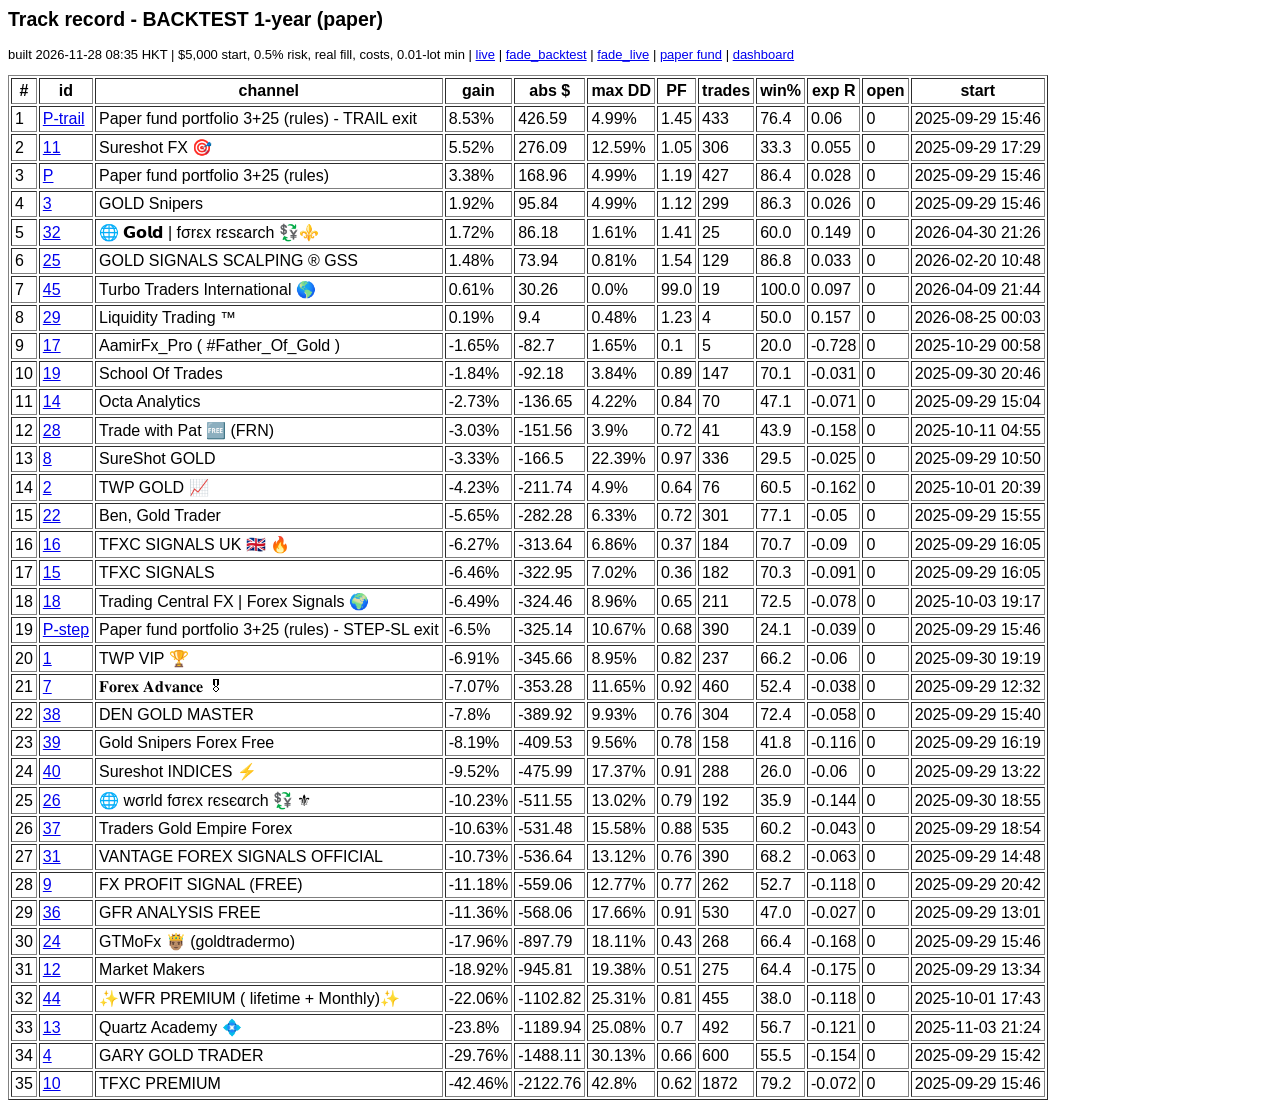
<file: tracker-backtest.html>
<html><body style='font-family:sans-serif;font-size:13px'><h2>Track record - BACKTEST 1-year (paper)</h2><p>built 2026-11-28 08:35 HKT | $5,000 start, 0.5% risk, real fill, costs, 0.01-lot min | <a href='/tracker?track=live'>live</a> | <a href='/tracker?track=fade_backtest'>fade_backtest</a> | <a href='/tracker?track=fade_live'>fade_live</a> | <a href='/paper'>paper fund</a> | <a href='/'>dashboard</a></p><table border=1 cellpadding=3><tr><th>#</th><th>id</th><th>channel</th><th>gain</th><th>abs $</th><th>max DD</th><th>PF</th><th>trades</th><th>win%</th><th>exp R</th><th>open</th><th>start</th></tr><tr><td>1</td><td><a href='/tracker/backtest/P-trail'>P-trail</a></td><td>Paper fund portfolio 3+25 (rules) - TRAIL exit</td><td>8.53%</td><td>426.59</td><td>4.99%</td><td>1.45</td><td>433</td><td>76.4</td><td>0.06</td><td>0</td><td>2025-09-29 15:46</td></tr><tr><td>2</td><td><a href='/tracker/backtest/11'>11</a></td><td>Sureshot FX 🎯</td><td>5.52%</td><td>276.09</td><td>12.59%</td><td>1.05</td><td>306</td><td>33.3</td><td>0.055</td><td>0</td><td>2025-09-29 17:29</td></tr><tr><td>3</td><td><a href='/tracker/backtest/P'>P</a></td><td>Paper fund portfolio 3+25 (rules)</td><td>3.38%</td><td>168.96</td><td>4.99%</td><td>1.19</td><td>427</td><td>86.4</td><td>0.028</td><td>0</td><td>2025-09-29 15:46</td></tr><tr><td>4</td><td><a href='/tracker/backtest/3'>3</a></td><td>GOLD Snipers</td><td>1.92%</td><td>95.84</td><td>4.99%</td><td>1.12</td><td>299</td><td>86.3</td><td>0.026</td><td>0</td><td>2025-09-29 15:46</td></tr><tr><td>5</td><td><a href='/tracker/backtest/32'>32</a></td><td>🌐 𝗚𝗼𝗹𝗱 | fσrεx rεsεarch 💱⚜️</td><td>1.72%</td><td>86.18</td><td>1.61%</td><td>1.41</td><td>25</td><td>60.0</td><td>0.149</td><td>0</td><td>2026-04-30 21:26</td></tr><tr><td>6</td><td><a href='/tracker/backtest/25'>25</a></td><td>GOLD SIGNALS SCALPING ® GSS</td><td>1.48%</td><td>73.94</td><td>0.81%</td><td>1.54</td><td>129</td><td>86.8</td><td>0.033</td><td>0</td><td>2026-02-20 10:48</td></tr><tr><td>7</td><td><a href='/tracker/backtest/45'>45</a></td><td>Turbo Traders International 🌎</td><td>0.61%</td><td>30.26</td><td>0.0%</td><td>99.0</td><td>19</td><td>100.0</td><td>0.097</td><td>0</td><td>2026-04-09 21:44</td></tr><tr><td>8</td><td><a href='/tracker/backtest/29'>29</a></td><td>Liquidity Trading ™️</td><td>0.19%</td><td>9.4</td><td>0.48%</td><td>1.23</td><td>4</td><td>50.0</td><td>0.157</td><td>0</td><td>2026-08-25 00:03</td></tr><tr><td>9</td><td><a href='/tracker/backtest/17'>17</a></td><td>AamirFx_Pro ( #Father_Of_Gold )</td><td>-1.65%</td><td>-82.7</td><td>1.65%</td><td>0.1</td><td>5</td><td>20.0</td><td>-0.728</td><td>0</td><td>2025-10-29 00:58</td></tr><tr><td>10</td><td><a href='/tracker/backtest/19'>19</a></td><td>School Of Trades</td><td>-1.84%</td><td>-92.18</td><td>3.84%</td><td>0.89</td><td>147</td><td>70.1</td><td>-0.031</td><td>0</td><td>2025-09-30 20:46</td></tr><tr><td>11</td><td><a href='/tracker/backtest/14'>14</a></td><td>Octa Analytics</td><td>-2.73%</td><td>-136.65</td><td>4.22%</td><td>0.84</td><td>70</td><td>47.1</td><td>-0.071</td><td>0</td><td>2025-09-29 15:04</td></tr><tr><td>12</td><td><a href='/tracker/backtest/28'>28</a></td><td>Trade with Pat 🆓 (FRN)</td><td>-3.03%</td><td>-151.56</td><td>3.9%</td><td>0.72</td><td>41</td><td>43.9</td><td>-0.158</td><td>0</td><td>2025-10-11 04:55</td></tr><tr><td>13</td><td><a href='/tracker/backtest/8'>8</a></td><td>SureShot GOLD</td><td>-3.33%</td><td>-166.5</td><td>22.39%</td><td>0.97</td><td>336</td><td>29.5</td><td>-0.025</td><td>0</td><td>2025-09-29 10:50</td></tr><tr><td>14</td><td><a href='/tracker/backtest/2'>2</a></td><td>TWP GOLD 📈</td><td>-4.23%</td><td>-211.74</td><td>4.9%</td><td>0.64</td><td>76</td><td>60.5</td><td>-0.162</td><td>0</td><td>2025-10-01 20:39</td></tr><tr><td>15</td><td><a href='/tracker/backtest/22'>22</a></td><td>Ben, Gold Trader</td><td>-5.65%</td><td>-282.28</td><td>6.33%</td><td>0.72</td><td>301</td><td>77.1</td><td>-0.05</td><td>0</td><td>2025-09-29 15:55</td></tr><tr><td>16</td><td><a href='/tracker/backtest/16'>16</a></td><td>TFXC SIGNALS UK 🇬🇧 🔥</td><td>-6.27%</td><td>-313.64</td><td>6.86%</td><td>0.37</td><td>184</td><td>70.7</td><td>-0.09</td><td>0</td><td>2025-09-29 16:05</td></tr><tr><td>17</td><td><a href='/tracker/backtest/15'>15</a></td><td>TFXC SIGNALS</td><td>-6.46%</td><td>-322.95</td><td>7.02%</td><td>0.36</td><td>182</td><td>70.3</td><td>-0.091</td><td>0</td><td>2025-09-29 16:05</td></tr><tr><td>18</td><td><a href='/tracker/backtest/18'>18</a></td><td>Trading Central FX | Forex Signals 🌍</td><td>-6.49%</td><td>-324.46</td><td>8.96%</td><td>0.65</td><td>211</td><td>72.5</td><td>-0.078</td><td>0</td><td>2025-10-03 19:17</td></tr><tr><td>19</td><td><a href='/tracker/backtest/P-step'>P-step</a></td><td>Paper fund portfolio 3+25 (rules) - STEP-SL exit</td><td>-6.5%</td><td>-325.14</td><td>10.67%</td><td>0.68</td><td>390</td><td>24.1</td><td>-0.039</td><td>0</td><td>2025-09-29 15:46</td></tr><tr><td>20</td><td><a href='/tracker/backtest/1'>1</a></td><td>TWP VIP 🏆</td><td>-6.91%</td><td>-345.66</td><td>8.95%</td><td>0.82</td><td>237</td><td>66.2</td><td>-0.06</td><td>0</td><td>2025-09-30 19:19</td></tr><tr><td>21</td><td><a href='/tracker/backtest/7'>7</a></td><td>𝐅𝐨𝐫𝐞𝐱 𝐀𝐝𝐯𝐚𝐧𝐜𝐞 🎖</td><td>-7.07%</td><td>-353.28</td><td>11.65%</td><td>0.92</td><td>460</td><td>52.4</td><td>-0.038</td><td>0</td><td>2025-09-29 12:32</td></tr><tr><td>22</td><td><a href='/tracker/backtest/38'>38</a></td><td>DEN GOLD MASTER</td><td>-7.8%</td><td>-389.92</td><td>9.93%</td><td>0.76</td><td>304</td><td>72.4</td><td>-0.058</td><td>0</td><td>2025-09-29 15:40</td></tr><tr><td>23</td><td><a href='/tracker/backtest/39'>39</a></td><td>Gold Snipers Forex Free</td><td>-8.19%</td><td>-409.53</td><td>9.56%</td><td>0.78</td><td>158</td><td>41.8</td><td>-0.116</td><td>0</td><td>2025-09-29 16:19</td></tr><tr><td>24</td><td><a href='/tracker/backtest/40'>40</a></td><td>Sureshot INDICES ⚡️</td><td>-9.52%</td><td>-475.99</td><td>17.37%</td><td>0.91</td><td>288</td><td>26.0</td><td>-0.06</td><td>0</td><td>2025-09-29 13:22</td></tr><tr><td>25</td><td><a href='/tracker/backtest/26'>26</a></td><td>🌐 wσrld fσrєх rєѕєαrch 💱 ⚜</td><td>-10.23%</td><td>-511.55</td><td>13.02%</td><td>0.79</td><td>192</td><td>35.9</td><td>-0.144</td><td>0</td><td>2025-09-30 18:55</td></tr><tr><td>26</td><td><a href='/tracker/backtest/37'>37</a></td><td>Traders Gold Empire Forex</td><td>-10.63%</td><td>-531.48</td><td>15.58%</td><td>0.88</td><td>535</td><td>60.2</td><td>-0.043</td><td>0</td><td>2025-09-29 18:54</td></tr><tr><td>27</td><td><a href='/tracker/backtest/31'>31</a></td><td>VANTAGE FOREX SIGNALS OFFICIAL</td><td>-10.73%</td><td>-536.64</td><td>13.12%</td><td>0.76</td><td>390</td><td>68.2</td><td>-0.063</td><td>0</td><td>2025-09-29 14:48</td></tr><tr><td>28</td><td><a href='/tracker/backtest/9'>9</a></td><td>FX PROFIT SIGNAL (FREE)</td><td>-11.18%</td><td>-559.06</td><td>12.77%</td><td>0.77</td><td>262</td><td>52.7</td><td>-0.118</td><td>0</td><td>2025-09-29 20:42</td></tr><tr><td>29</td><td><a href='/tracker/backtest/36'>36</a></td><td>GFR ANALYSIS FREE</td><td>-11.36%</td><td>-568.06</td><td>17.66%</td><td>0.91</td><td>530</td><td>47.0</td><td>-0.027</td><td>0</td><td>2025-09-29 13:01</td></tr><tr><td>30</td><td><a href='/tracker/backtest/24'>24</a></td><td>GTMoFx 🤴🏽 (goldtradermo)</td><td>-17.96%</td><td>-897.79</td><td>18.11%</td><td>0.43</td><td>268</td><td>66.4</td><td>-0.168</td><td>0</td><td>2025-09-29 15:46</td></tr><tr><td>31</td><td><a href='/tracker/backtest/12'>12</a></td><td>Market Makers</td><td>-18.92%</td><td>-945.81</td><td>19.38%</td><td>0.51</td><td>275</td><td>64.4</td><td>-0.175</td><td>0</td><td>2025-09-29 13:34</td></tr><tr><td>32</td><td><a href='/tracker/backtest/44'>44</a></td><td>✨WFR PREMIUM ( lifetime + Monthly)✨</td><td>-22.06%</td><td>-1102.82</td><td>25.31%</td><td>0.81</td><td>455</td><td>38.0</td><td>-0.118</td><td>0</td><td>2025-10-01 17:43</td></tr><tr><td>33</td><td><a href='/tracker/backtest/13'>13</a></td><td>Quartz Academy 💠</td><td>-23.8%</td><td>-1189.94</td><td>25.08%</td><td>0.7</td><td>492</td><td>56.7</td><td>-0.121</td><td>0</td><td>2025-11-03 21:24</td></tr><tr><td>34</td><td><a href='/tracker/backtest/4'>4</a></td><td>GARY GOLD TRADER</td><td>-29.76%</td><td>-1488.11</td><td>30.13%</td><td>0.66</td><td>600</td><td>55.5</td><td>-0.154</td><td>0</td><td>2025-09-29 15:42</td></tr><tr><td>35</td><td><a href='/tracker/backtest/10'>10</a></td><td>TFXC PREMIUM</td><td>-42.46%</td><td>-2122.76</td><td>42.8%</td><td>0.62</td><td>1872</td><td>79.2</td><td>-0.072</td><td>0</td><td>2025-09-29 15:46</td></tr></table><script src="static/sort-table.js" defer></script></body></html>
</file>
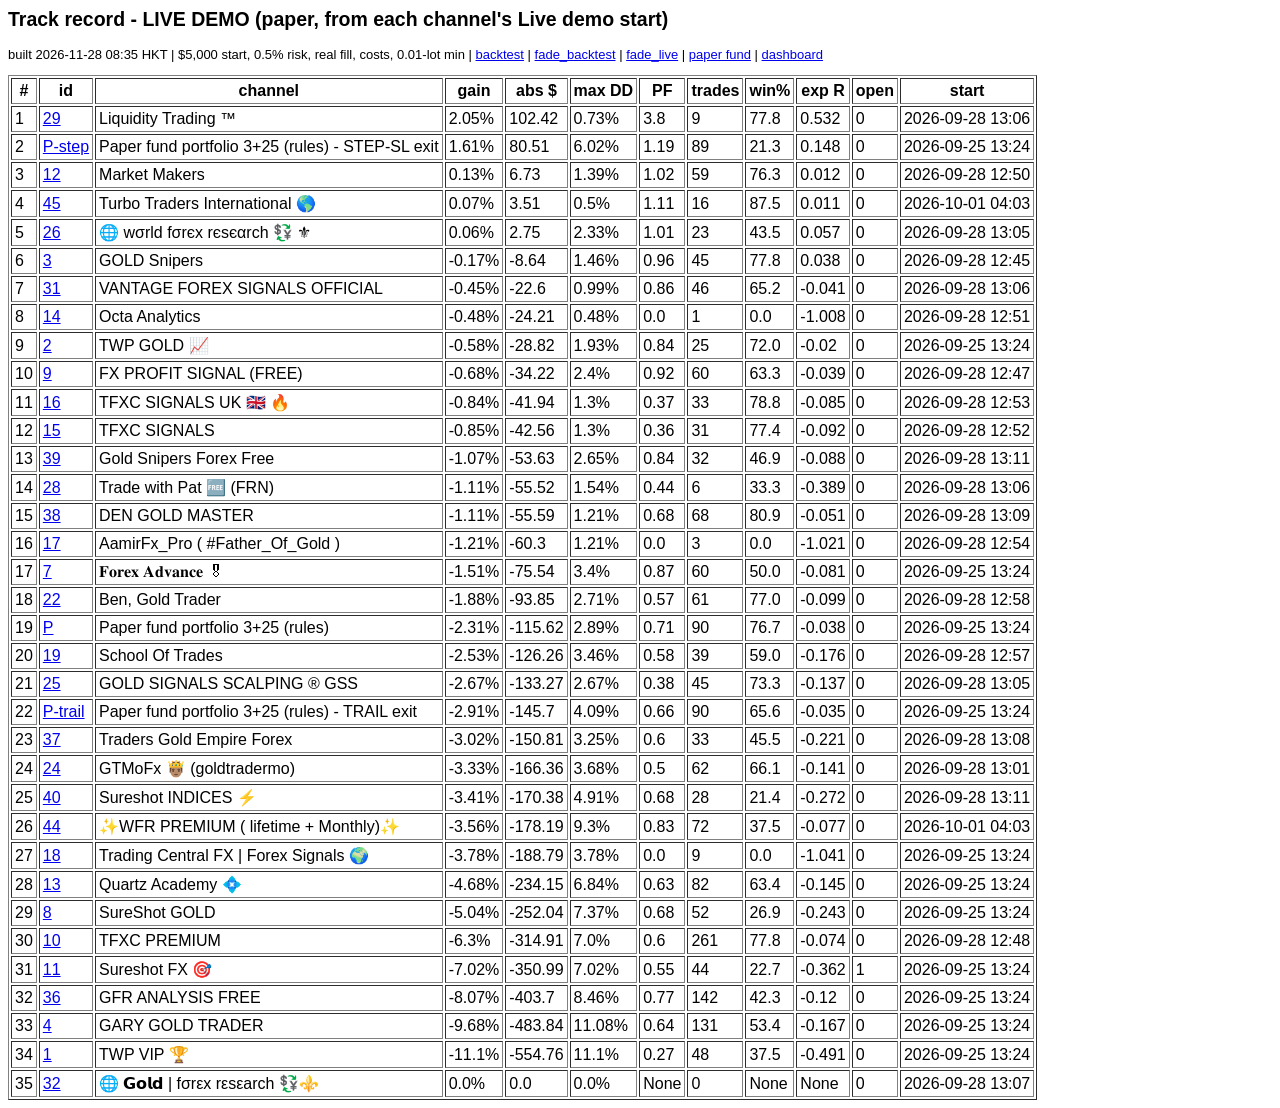
<file: tracker-live.html>
<html><body style='font-family:sans-serif;font-size:13px'><h2>Track record - LIVE DEMO (paper, from each channel's Live demo start)</h2><p>built 2026-11-28 08:35 HKT | $5,000 start, 0.5% risk, real fill, costs, 0.01-lot min | <a href='/tracker?track=backtest'>backtest</a> | <a href='/tracker?track=fade_backtest'>fade_backtest</a> | <a href='/tracker?track=fade_live'>fade_live</a> | <a href='/paper'>paper fund</a> | <a href='/'>dashboard</a></p><table border=1 cellpadding=3><tr><th>#</th><th>id</th><th>channel</th><th>gain</th><th>abs $</th><th>max DD</th><th>PF</th><th>trades</th><th>win%</th><th>exp R</th><th>open</th><th>start</th></tr><tr><td>1</td><td><a href='/tracker/live/29'>29</a></td><td>Liquidity Trading ™️</td><td>2.05%</td><td>102.42</td><td>0.73%</td><td>3.8</td><td>9</td><td>77.8</td><td>0.532</td><td>0</td><td>2026-09-28 13:06</td></tr><tr><td>2</td><td><a href='/tracker/live/P-step'>P-step</a></td><td>Paper fund portfolio 3+25 (rules) - STEP-SL exit</td><td>1.61%</td><td>80.51</td><td>6.02%</td><td>1.19</td><td>89</td><td>21.3</td><td>0.148</td><td>0</td><td>2026-09-25 13:24</td></tr><tr><td>3</td><td><a href='/tracker/live/12'>12</a></td><td>Market Makers</td><td>0.13%</td><td>6.73</td><td>1.39%</td><td>1.02</td><td>59</td><td>76.3</td><td>0.012</td><td>0</td><td>2026-09-28 12:50</td></tr><tr><td>4</td><td><a href='/tracker/live/45'>45</a></td><td>Turbo Traders International 🌎</td><td>0.07%</td><td>3.51</td><td>0.5%</td><td>1.11</td><td>16</td><td>87.5</td><td>0.011</td><td>0</td><td>2026-10-01 04:03</td></tr><tr><td>5</td><td><a href='/tracker/live/26'>26</a></td><td>🌐 wσrld fσrєх rєѕєαrch 💱 ⚜</td><td>0.06%</td><td>2.75</td><td>2.33%</td><td>1.01</td><td>23</td><td>43.5</td><td>0.057</td><td>0</td><td>2026-09-28 13:05</td></tr><tr><td>6</td><td><a href='/tracker/live/3'>3</a></td><td>GOLD Snipers</td><td>-0.17%</td><td>-8.64</td><td>1.46%</td><td>0.96</td><td>45</td><td>77.8</td><td>0.038</td><td>0</td><td>2026-09-28 12:45</td></tr><tr><td>7</td><td><a href='/tracker/live/31'>31</a></td><td>VANTAGE FOREX SIGNALS OFFICIAL</td><td>-0.45%</td><td>-22.6</td><td>0.99%</td><td>0.86</td><td>46</td><td>65.2</td><td>-0.041</td><td>0</td><td>2026-09-28 13:06</td></tr><tr><td>8</td><td><a href='/tracker/live/14'>14</a></td><td>Octa Analytics</td><td>-0.48%</td><td>-24.21</td><td>0.48%</td><td>0.0</td><td>1</td><td>0.0</td><td>-1.008</td><td>0</td><td>2026-09-28 12:51</td></tr><tr><td>9</td><td><a href='/tracker/live/2'>2</a></td><td>TWP GOLD 📈</td><td>-0.58%</td><td>-28.82</td><td>1.93%</td><td>0.84</td><td>25</td><td>72.0</td><td>-0.02</td><td>0</td><td>2026-09-25 13:24</td></tr><tr><td>10</td><td><a href='/tracker/live/9'>9</a></td><td>FX PROFIT SIGNAL (FREE)</td><td>-0.68%</td><td>-34.22</td><td>2.4%</td><td>0.92</td><td>60</td><td>63.3</td><td>-0.039</td><td>0</td><td>2026-09-28 12:47</td></tr><tr><td>11</td><td><a href='/tracker/live/16'>16</a></td><td>TFXC SIGNALS UK 🇬🇧 🔥</td><td>-0.84%</td><td>-41.94</td><td>1.3%</td><td>0.37</td><td>33</td><td>78.8</td><td>-0.085</td><td>0</td><td>2026-09-28 12:53</td></tr><tr><td>12</td><td><a href='/tracker/live/15'>15</a></td><td>TFXC SIGNALS</td><td>-0.85%</td><td>-42.56</td><td>1.3%</td><td>0.36</td><td>31</td><td>77.4</td><td>-0.092</td><td>0</td><td>2026-09-28 12:52</td></tr><tr><td>13</td><td><a href='/tracker/live/39'>39</a></td><td>Gold Snipers Forex Free</td><td>-1.07%</td><td>-53.63</td><td>2.65%</td><td>0.84</td><td>32</td><td>46.9</td><td>-0.088</td><td>0</td><td>2026-09-28 13:11</td></tr><tr><td>14</td><td><a href='/tracker/live/28'>28</a></td><td>Trade with Pat 🆓 (FRN)</td><td>-1.11%</td><td>-55.52</td><td>1.54%</td><td>0.44</td><td>6</td><td>33.3</td><td>-0.389</td><td>0</td><td>2026-09-28 13:06</td></tr><tr><td>15</td><td><a href='/tracker/live/38'>38</a></td><td>DEN GOLD MASTER</td><td>-1.11%</td><td>-55.59</td><td>1.21%</td><td>0.68</td><td>68</td><td>80.9</td><td>-0.051</td><td>0</td><td>2026-09-28 13:09</td></tr><tr><td>16</td><td><a href='/tracker/live/17'>17</a></td><td>AamirFx_Pro ( #Father_Of_Gold )</td><td>-1.21%</td><td>-60.3</td><td>1.21%</td><td>0.0</td><td>3</td><td>0.0</td><td>-1.021</td><td>0</td><td>2026-09-28 12:54</td></tr><tr><td>17</td><td><a href='/tracker/live/7'>7</a></td><td>𝐅𝐨𝐫𝐞𝐱 𝐀𝐝𝐯𝐚𝐧𝐜𝐞 🎖</td><td>-1.51%</td><td>-75.54</td><td>3.4%</td><td>0.87</td><td>60</td><td>50.0</td><td>-0.081</td><td>0</td><td>2026-09-25 13:24</td></tr><tr><td>18</td><td><a href='/tracker/live/22'>22</a></td><td>Ben, Gold Trader</td><td>-1.88%</td><td>-93.85</td><td>2.71%</td><td>0.57</td><td>61</td><td>77.0</td><td>-0.099</td><td>0</td><td>2026-09-28 12:58</td></tr><tr><td>19</td><td><a href='/tracker/live/P'>P</a></td><td>Paper fund portfolio 3+25 (rules)</td><td>-2.31%</td><td>-115.62</td><td>2.89%</td><td>0.71</td><td>90</td><td>76.7</td><td>-0.038</td><td>0</td><td>2026-09-25 13:24</td></tr><tr><td>20</td><td><a href='/tracker/live/19'>19</a></td><td>School Of Trades</td><td>-2.53%</td><td>-126.26</td><td>3.46%</td><td>0.58</td><td>39</td><td>59.0</td><td>-0.176</td><td>0</td><td>2026-09-28 12:57</td></tr><tr><td>21</td><td><a href='/tracker/live/25'>25</a></td><td>GOLD SIGNALS SCALPING ® GSS</td><td>-2.67%</td><td>-133.27</td><td>2.67%</td><td>0.38</td><td>45</td><td>73.3</td><td>-0.137</td><td>0</td><td>2026-09-28 13:05</td></tr><tr><td>22</td><td><a href='/tracker/live/P-trail'>P-trail</a></td><td>Paper fund portfolio 3+25 (rules) - TRAIL exit</td><td>-2.91%</td><td>-145.7</td><td>4.09%</td><td>0.66</td><td>90</td><td>65.6</td><td>-0.035</td><td>0</td><td>2026-09-25 13:24</td></tr><tr><td>23</td><td><a href='/tracker/live/37'>37</a></td><td>Traders Gold Empire Forex</td><td>-3.02%</td><td>-150.81</td><td>3.25%</td><td>0.6</td><td>33</td><td>45.5</td><td>-0.221</td><td>0</td><td>2026-09-28 13:08</td></tr><tr><td>24</td><td><a href='/tracker/live/24'>24</a></td><td>GTMoFx 🤴🏽 (goldtradermo)</td><td>-3.33%</td><td>-166.36</td><td>3.68%</td><td>0.5</td><td>62</td><td>66.1</td><td>-0.141</td><td>0</td><td>2026-09-28 13:01</td></tr><tr><td>25</td><td><a href='/tracker/live/40'>40</a></td><td>Sureshot INDICES ⚡️</td><td>-3.41%</td><td>-170.38</td><td>4.91%</td><td>0.68</td><td>28</td><td>21.4</td><td>-0.272</td><td>0</td><td>2026-09-28 13:11</td></tr><tr><td>26</td><td><a href='/tracker/live/44'>44</a></td><td>✨WFR PREMIUM ( lifetime + Monthly)✨</td><td>-3.56%</td><td>-178.19</td><td>9.3%</td><td>0.83</td><td>72</td><td>37.5</td><td>-0.077</td><td>0</td><td>2026-10-01 04:03</td></tr><tr><td>27</td><td><a href='/tracker/live/18'>18</a></td><td>Trading Central FX | Forex Signals 🌍</td><td>-3.78%</td><td>-188.79</td><td>3.78%</td><td>0.0</td><td>9</td><td>0.0</td><td>-1.041</td><td>0</td><td>2026-09-25 13:24</td></tr><tr><td>28</td><td><a href='/tracker/live/13'>13</a></td><td>Quartz Academy 💠</td><td>-4.68%</td><td>-234.15</td><td>6.84%</td><td>0.63</td><td>82</td><td>63.4</td><td>-0.145</td><td>0</td><td>2026-09-25 13:24</td></tr><tr><td>29</td><td><a href='/tracker/live/8'>8</a></td><td>SureShot GOLD</td><td>-5.04%</td><td>-252.04</td><td>7.37%</td><td>0.68</td><td>52</td><td>26.9</td><td>-0.243</td><td>0</td><td>2026-09-25 13:24</td></tr><tr><td>30</td><td><a href='/tracker/live/10'>10</a></td><td>TFXC PREMIUM</td><td>-6.3%</td><td>-314.91</td><td>7.0%</td><td>0.6</td><td>261</td><td>77.8</td><td>-0.074</td><td>0</td><td>2026-09-28 12:48</td></tr><tr><td>31</td><td><a href='/tracker/live/11'>11</a></td><td>Sureshot FX 🎯</td><td>-7.02%</td><td>-350.99</td><td>7.02%</td><td>0.55</td><td>44</td><td>22.7</td><td>-0.362</td><td>1</td><td>2026-09-25 13:24</td></tr><tr><td>32</td><td><a href='/tracker/live/36'>36</a></td><td>GFR ANALYSIS FREE</td><td>-8.07%</td><td>-403.7</td><td>8.46%</td><td>0.77</td><td>142</td><td>42.3</td><td>-0.12</td><td>0</td><td>2026-09-25 13:24</td></tr><tr><td>33</td><td><a href='/tracker/live/4'>4</a></td><td>GARY GOLD TRADER</td><td>-9.68%</td><td>-483.84</td><td>11.08%</td><td>0.64</td><td>131</td><td>53.4</td><td>-0.167</td><td>0</td><td>2026-09-25 13:24</td></tr><tr><td>34</td><td><a href='/tracker/live/1'>1</a></td><td>TWP VIP 🏆</td><td>-11.1%</td><td>-554.76</td><td>11.1%</td><td>0.27</td><td>48</td><td>37.5</td><td>-0.491</td><td>0</td><td>2026-09-25 13:24</td></tr><tr><td>35</td><td><a href='/tracker/live/32'>32</a></td><td>🌐 𝗚𝗼𝗹𝗱 | fσrεx rεsεarch 💱⚜️</td><td>0.0%</td><td>0.0</td><td>0.0%</td><td>None</td><td>0</td><td>None</td><td>None</td><td>0</td><td>2026-09-28 13:07</td></tr></table><script src="static/sort-table.js" defer></script></body></html>
</file>
<file: static/style.css>
:root {
  --bg: #0b0f14;
  --panel: #121821;
  --panel-2: #182030;
  --border: #243044;
  --text: #e7eef8;
  --muted: #8b9bb4;
  --accent: #5b8cff;
  --green: #22c55e;
  --red: #ef4444;
  --amber: #f59e0b;
  --void: #94a3b8;
  --radius: 12px;
  --shadow: 0 1px 2px rgba(0,0,0,.18);
  --shadow-md: 0 4px 14px rgba(0,0,0,.22);
  --shadow-lg: 0 8px 24px rgba(0,0,0,.28);
  --font: ui-sans-serif, system-ui, -apple-system, "Segoe UI", Roboto, Helvetica, Arial, "Noto Sans TC", sans-serif;
  --mono: ui-monospace, SFMono-Regular, Menlo, Consolas, monospace;
}

* { box-sizing: border-box; }
html, body { margin: 0; padding: 0; }
body {
  font-family: var(--font);
  background: radial-gradient(1200px 600px at 10% -10%, #152038 0%, var(--bg) 55%);
  color: var(--text);
  min-height: 100vh;
  line-height: 1.45;
}

a { color: var(--accent); text-decoration: none; }
a:hover { text-decoration: underline; }

.topbar {
  display: flex;
  align-items: center;
  justify-content: space-between;
  padding: 0.9rem 1.5rem;
  border-bottom: 1px solid var(--border);
  background: rgba(11, 15, 20, 0.85);
  backdrop-filter: blur(8px);
  position: sticky;
  top: 0;
  z-index: 10;
}
.brand { display: flex; gap: 0.6rem; align-items: center; font-weight: 700; letter-spacing: 0.02em; }
.logo { color: #f59e0b; }
.topbar nav { display: flex; gap: 1rem; }
.topbar nav a { color: var(--muted); font-weight: 500; }
.topbar nav a.active, .topbar nav a:hover { color: var(--text); text-decoration: none; }
.topbar nav a.muted { opacity: 0.7; font-size: 0.9em; }

.container { max-width: 1180px; margin: 0 auto; padding: 1.5rem; }
h1 { font-size: 1.6rem; margin: 0 0 1rem; }
h2 { font-size: 1.1rem; margin: 0 0 0.8rem; color: var(--text); }

.cards {
  display: grid;
  grid-template-columns: repeat(auto-fit, minmax(140px, 1fr));
  gap: 0.9rem;
  margin-bottom: 1.25rem;
}
.card, .panel {
  background: linear-gradient(180deg, var(--panel-2), var(--panel));
  border: 1px solid var(--border);
  border-radius: var(--radius);
  padding: 1rem 1.1rem;
  box-shadow: var(--shadow-md);
}
.panel { margin-bottom: 0; }
.card .label { color: var(--muted); font-size: 0.85rem; }
.card .value { font-size: 1.7rem; font-weight: 700; margin-top: 0.25rem; font-variant-numeric: tabular-nums; }
.card .sub { color: var(--muted); font-size: 0.8rem; margin-top: 0.2rem; }

.pos { color: var(--green); }
.neg { color: var(--red); }
.muted { color: var(--muted); }
.amber { color: var(--amber); }

.table {
  width: 100%;
  border-collapse: collapse;
  font-size: 0.92rem;
}
.table.compact { font-size: 0.85rem; margin-top: 0.75rem; }
.table th, .table td {
  text-align: left;
  padding: 0.55rem 0.45rem;
  border-bottom: 1px solid var(--border);
  vertical-align: top;
}
.table th { color: var(--muted); font-weight: 600; font-size: 0.78rem; text-transform: uppercase; letter-spacing: 0.04em; }
.table tbody tr:hover { background: rgba(255,255,255,0.02); }

/* Click-to-sort (sort-table.js) */
.table th.sortable { cursor: pointer; user-select: none; }
.table th.sortable:hover { color: var(--text); }
.table th .sort-arrow { margin-left: 0.3rem; font-size: 0.75em; color: var(--accent); }

.tag {
  display: inline-block;
  padding: 0.1rem 0.45rem;
  border-radius: 999px;
  background: #1e293b;
  border: 1px solid var(--border);
  color: var(--muted);
  font-size: 0.75rem;
  text-transform: uppercase;
}
.amber-tag {
  background: rgba(245,158,11,0.15);
  border-color: #b45309;
  color: var(--amber);
  text-transform: none;
}

.status {
  display: inline-block;
  padding: 0.12rem 0.5rem;
  border-radius: 999px;
  font-size: 0.75rem;
  font-weight: 600;
  text-transform: uppercase;
}
.status.hit_tp { background: rgba(34,197,94,0.15); color: var(--green); }
.status.hit_sl { background: rgba(239,68,68,0.15); color: var(--red); }
.status.open, .status.pending { background: rgba(245,158,11,0.15); color: var(--amber); }
.status.closed { background: rgba(148,163,184,0.15); color: var(--void); }
.status.cancelled { background: #1e293b; color: var(--muted); }

.filters {
  display: flex;
  flex-wrap: wrap;
  gap: 0.75rem;
  align-items: end;
  margin-bottom: 1rem;
  padding: 0.9rem 1rem;
  background: var(--panel);
  border: 1px solid var(--border);
  border-radius: var(--radius);
}
.filters label {
  display: flex;
  flex-direction: column;
  gap: 0.25rem;
  font-size: 0.8rem;
  color: var(--muted);
}
.filters select, .filters button, .btn-link {
  background: var(--panel-2);
  color: var(--text);
  border: 1px solid var(--border);
  border-radius: 8px;
  padding: 0.45rem 0.7rem;
  font: inherit;
}
.filters button {
  background: var(--accent);
  border-color: transparent;
  color: #fff;
  cursor: pointer;
  font-weight: 600;
}
.btn-link {
  display: inline-block;
  line-height: 1.2;
  text-decoration: none;
}
.btn-link:hover { text-decoration: none; border-color: var(--accent); }

.chart { margin-bottom: 0.5rem; }
.chart svg { width: 100%; height: 180px; display: block; background: #0d131c; border-radius: 8px; border: 1px solid var(--border); }
.chart .axis { stroke: #334155; stroke-dasharray: 4 4; }
.chart-meta {
  display: flex;
  justify-content: space-between;
  gap: 0.25rem;
  margin-top: 0.35rem;
  font-size: 0.7rem;
  color: var(--muted);
  overflow-x: auto;
}
.empty { color: var(--muted); text-align: center; padding: 1rem; }
code { font-family: var(--mono); background: #0d131c; padding: 0.1rem 0.35rem; border-radius: 4px; }
.footer {
  text-align: center;
  color: var(--muted);
  font-size: 0.8rem;
  padding: 1.5rem;
  border-top: 1px solid var(--border);
  margin-top: 1rem;
}

.lede { margin: -0.4rem 0 1.1rem; max-width: 70ch; }
.track-grid {
  display: grid;
  grid-template-columns: 1fr 1fr;
  gap: 1rem;
  margin-bottom: 1.25rem;
}
.track-panel {
  background: linear-gradient(180deg, var(--panel-2), var(--panel));
  border: 1px solid var(--border);
  border-radius: var(--radius);
  padding: 1rem 1.1rem;
  box-shadow: var(--shadow-md);
}
.track-panel.backtest { border-top: 3px solid #64748b; }
.track-panel.live { border-top: 3px solid #5b8cff; }
.track-header {
  display: flex;
  align-items: center;
  justify-content: space-between;
  gap: 0.5rem;
  margin-bottom: 0.35rem;
}
.track-header h2 { margin: 0; }
.track-note { font-size: 0.8rem; margin: 0 0 0.85rem; }
.track-tag { text-transform: none; letter-spacing: 0; }
.live-tag {
  background: rgba(91,140,255,0.18);
  border-color: #3b6fd9;
  color: #9bbcff;
}
.compact-cards { margin-bottom: 0; }
.compact-cards .card .value { font-size: 1.35rem; }

@media (max-width: 900px) {
  .track-grid { grid-template-columns: 1fr; }
}
@media (max-width: 720px) {
  .table { display: block; overflow-x: auto; }
  .topbar { flex-direction: column; gap: 0.6rem; align-items: flex-start; }
}

/* Demo / 跟注飛-style helpers */
.section { margin-bottom: 1.25rem; }
.num { font-variant-numeric: tabular-nums; text-align: right !important; }
.note { color: var(--muted); font-size: 0.82rem; margin-top: 0.5rem; }
.small { font-size: 0.82rem; }
.nowrap { white-space: nowrap; }
.wrap { white-space: normal; overflow-wrap: anywhere; }
.status.won, .status.win { background: rgba(34,197,94,0.15); color: var(--green); }
.status.lost, .status.loss { background: rgba(239,68,68,0.15); color: var(--red); }
.table-wrap { width: 100%; max-width: 100%; overflow-x: auto; -webkit-overflow-scrolling: touch; margin-top: 0.75rem; }
.table-wrap > .table { margin-top: 0; }
.table.dense { font-size: 0.8rem; }
.table.dense th, .table.dense td { padding: 0.4rem 0.32rem; }
.table.dense th { letter-spacing: 0.02em; font-size: 0.74rem; }
.table th.num, .table td.num, .table td.nowrap, .table th.nowrap { white-space: nowrap; }
</file>
